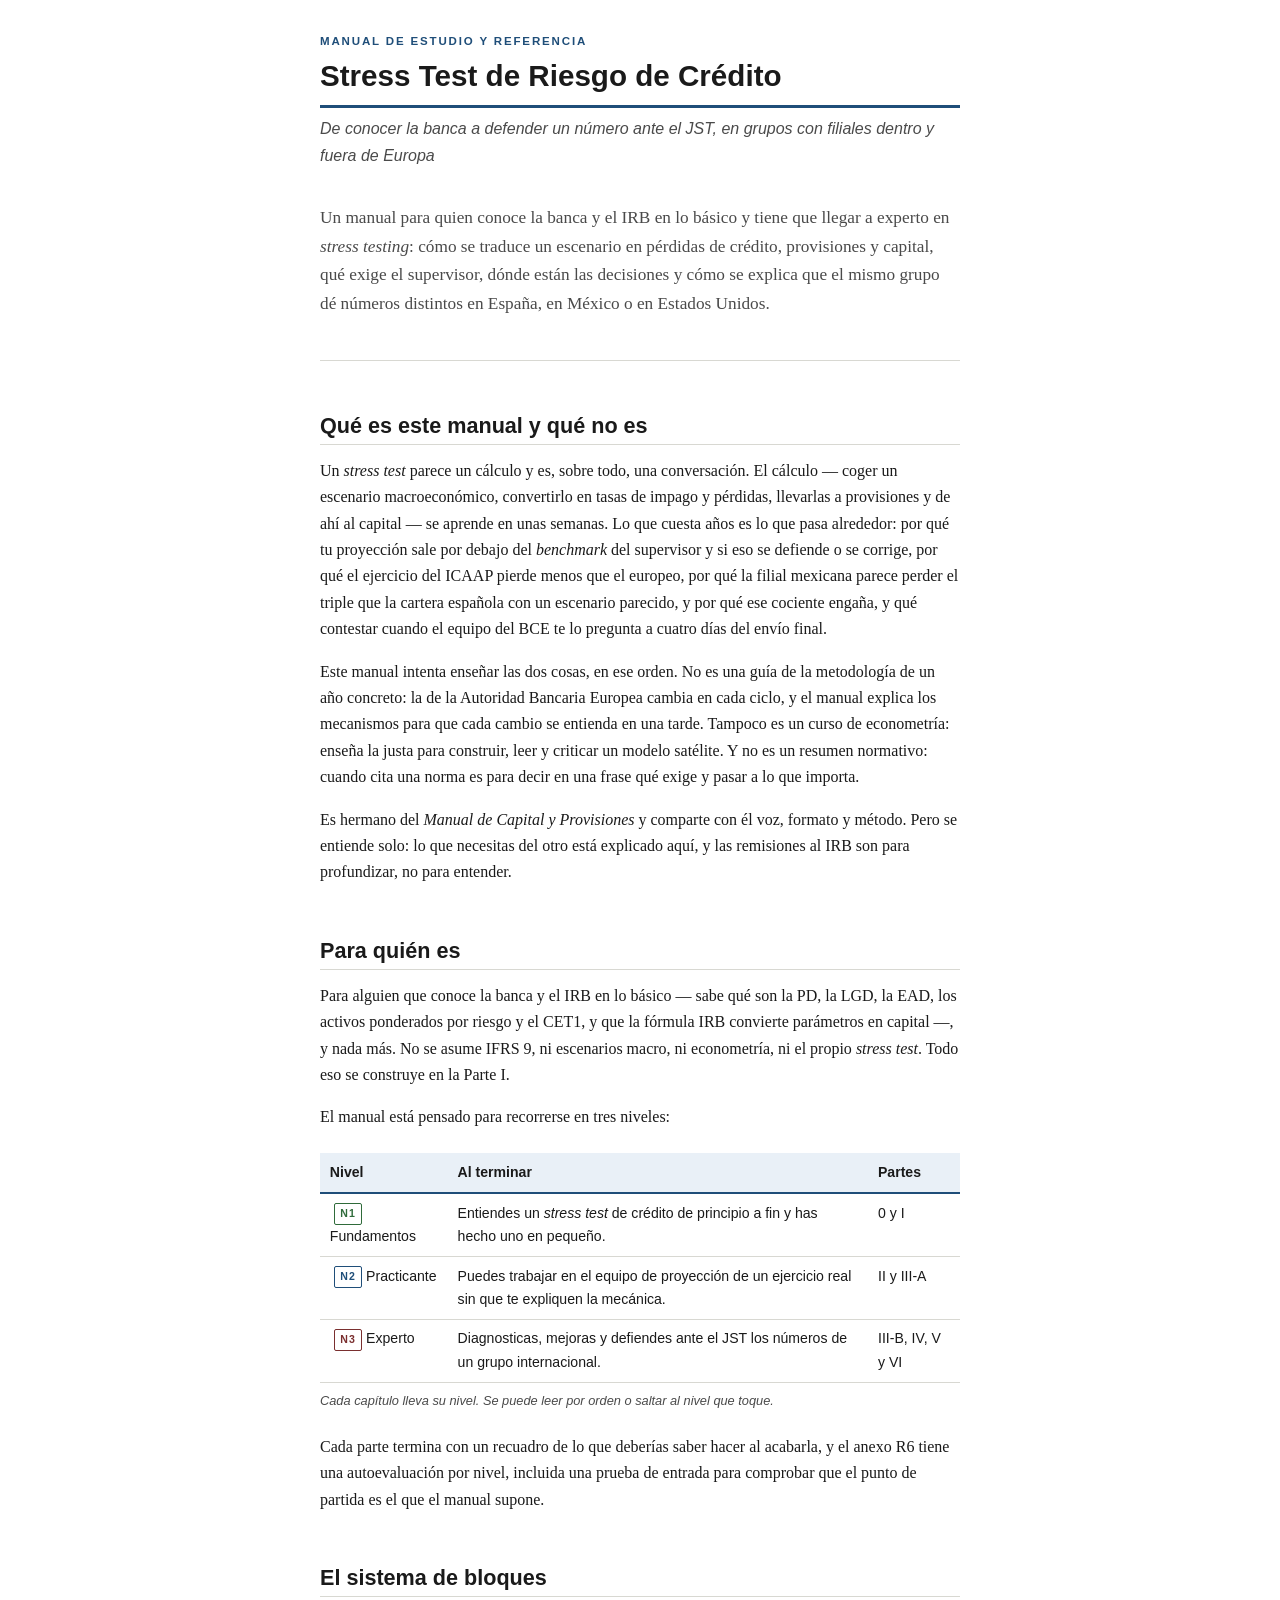
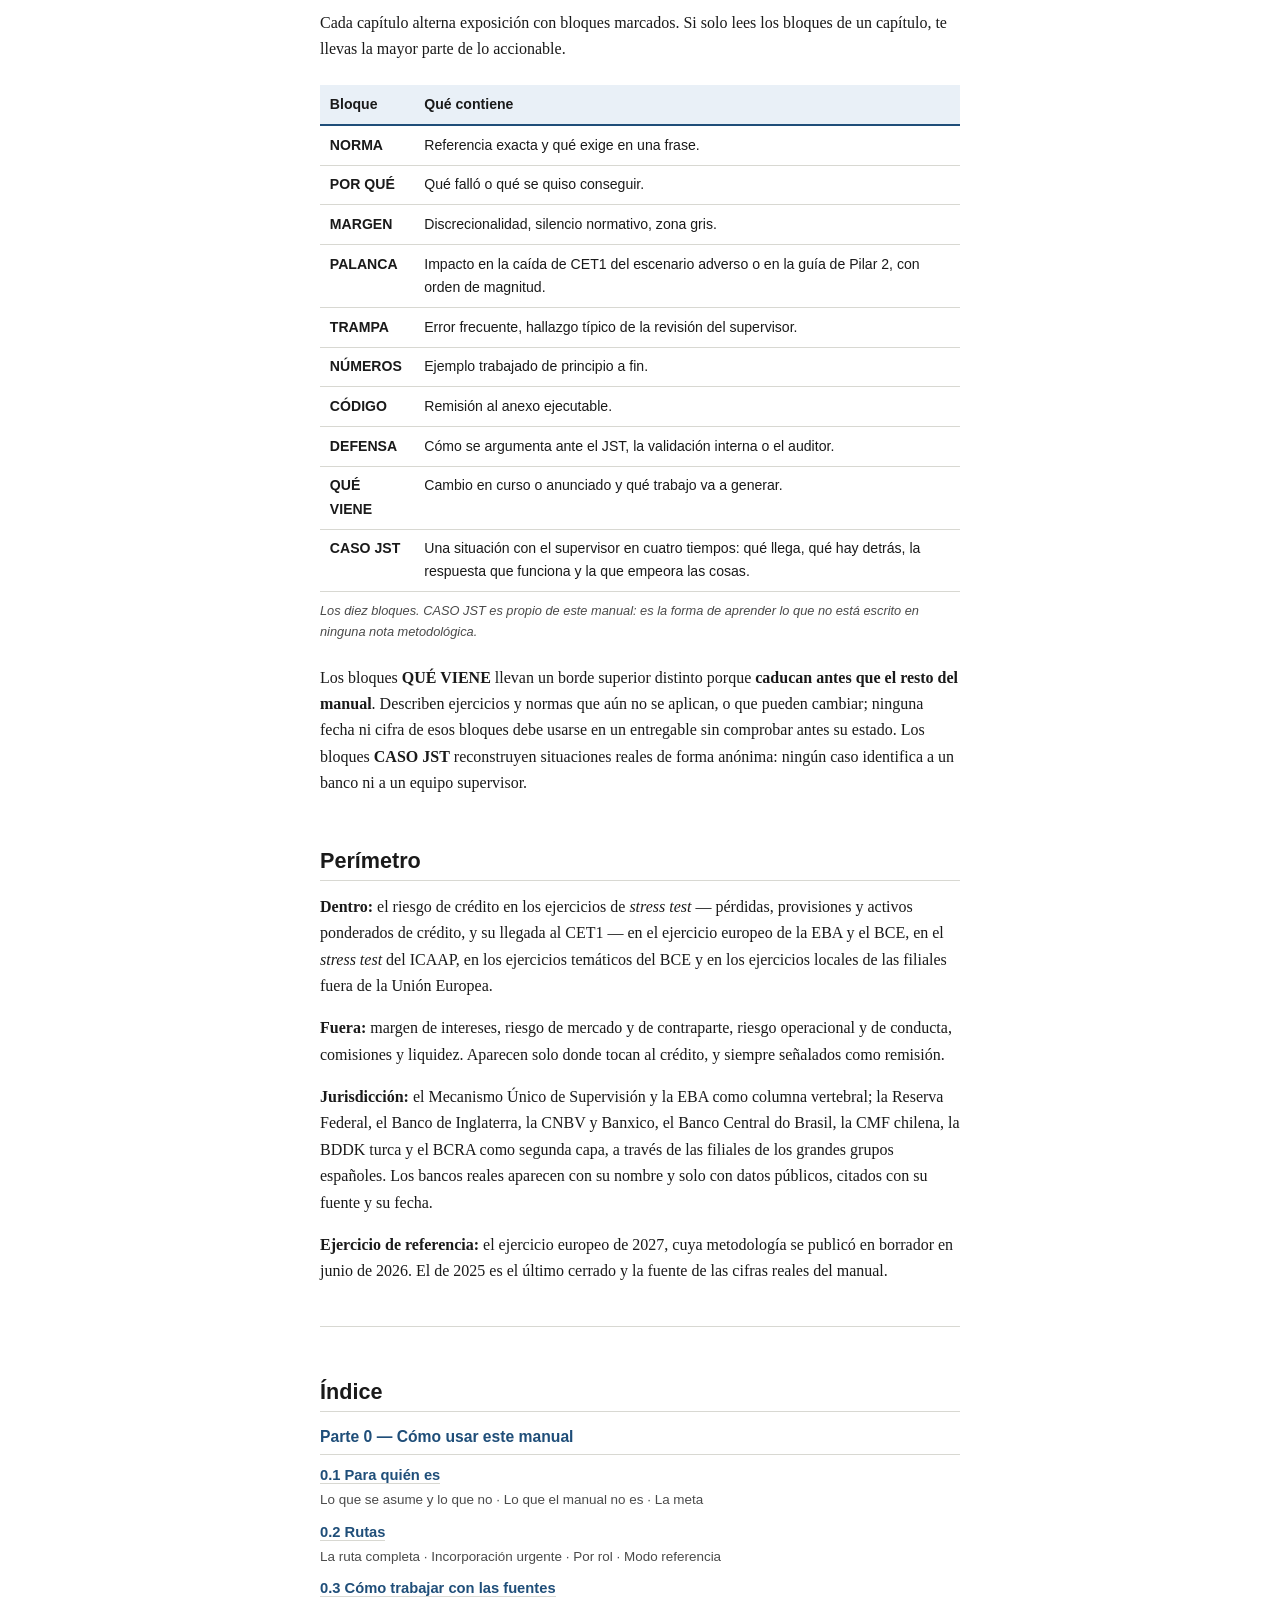
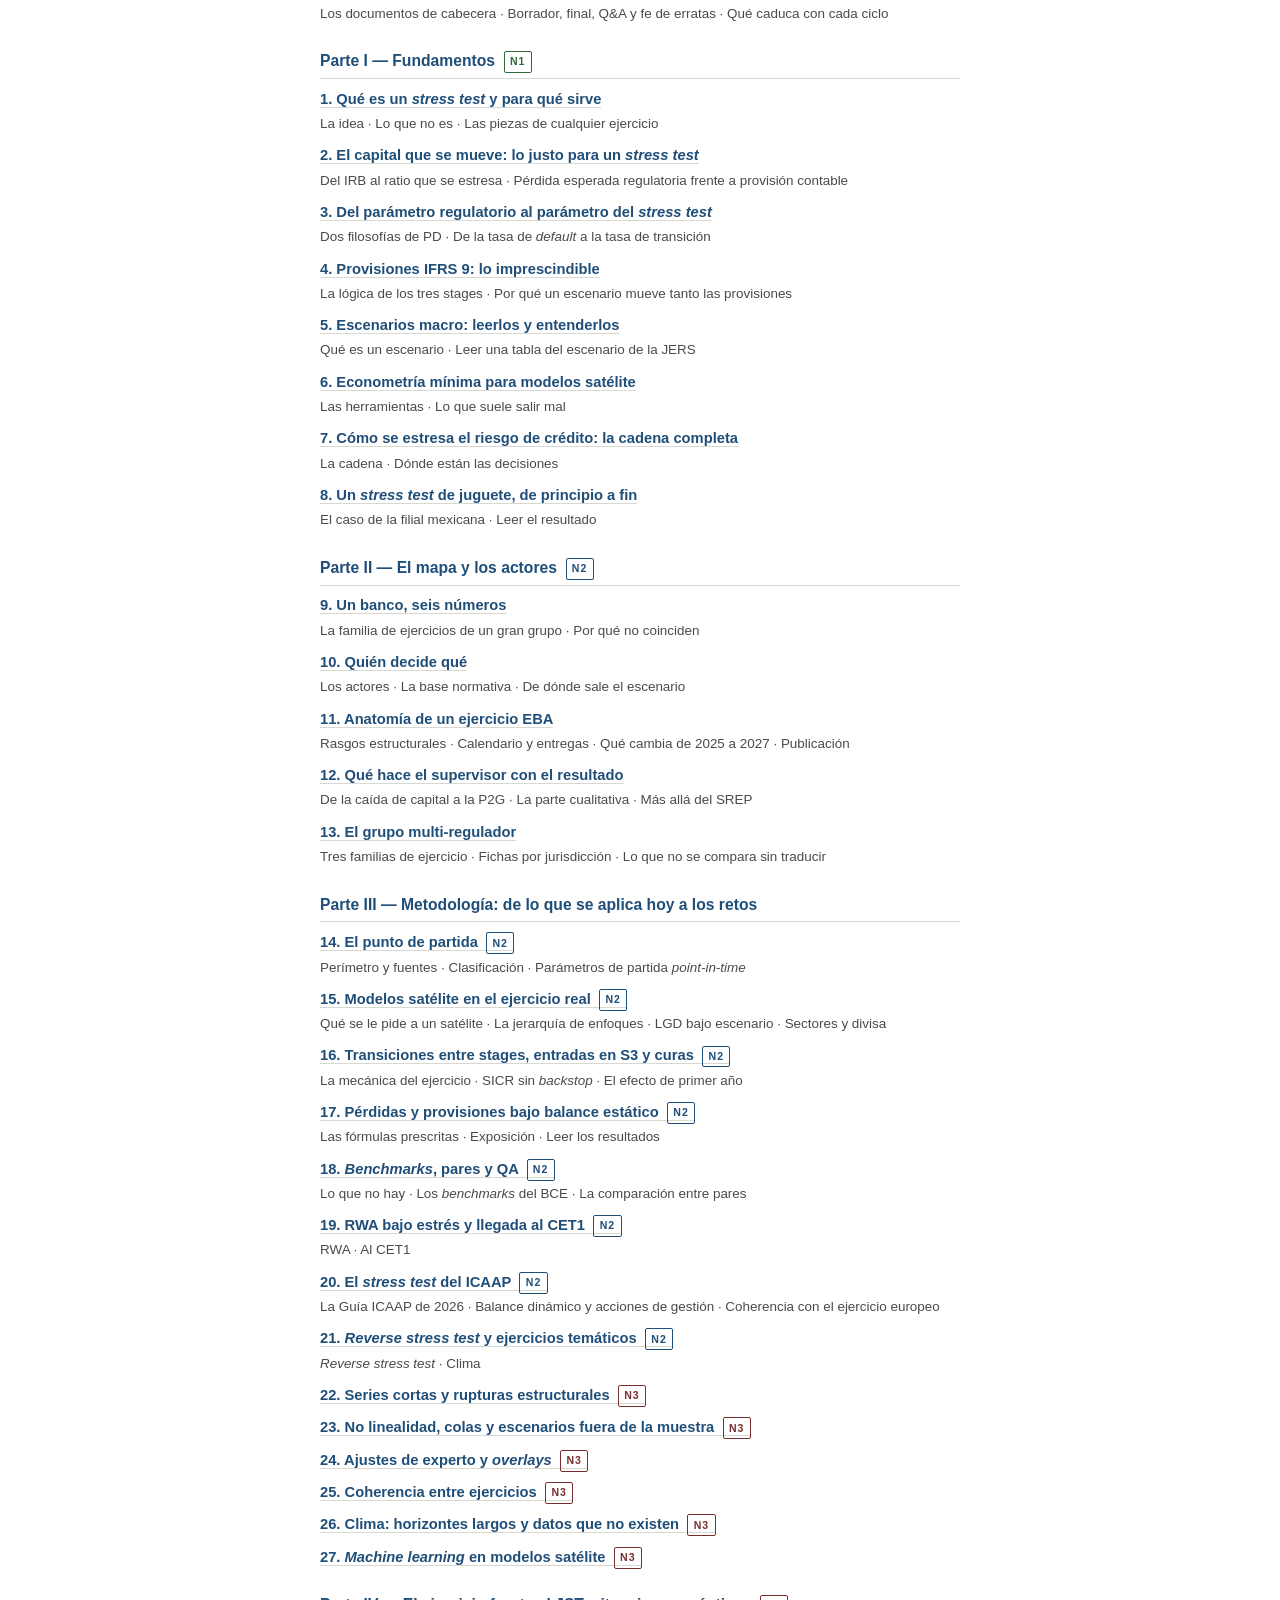
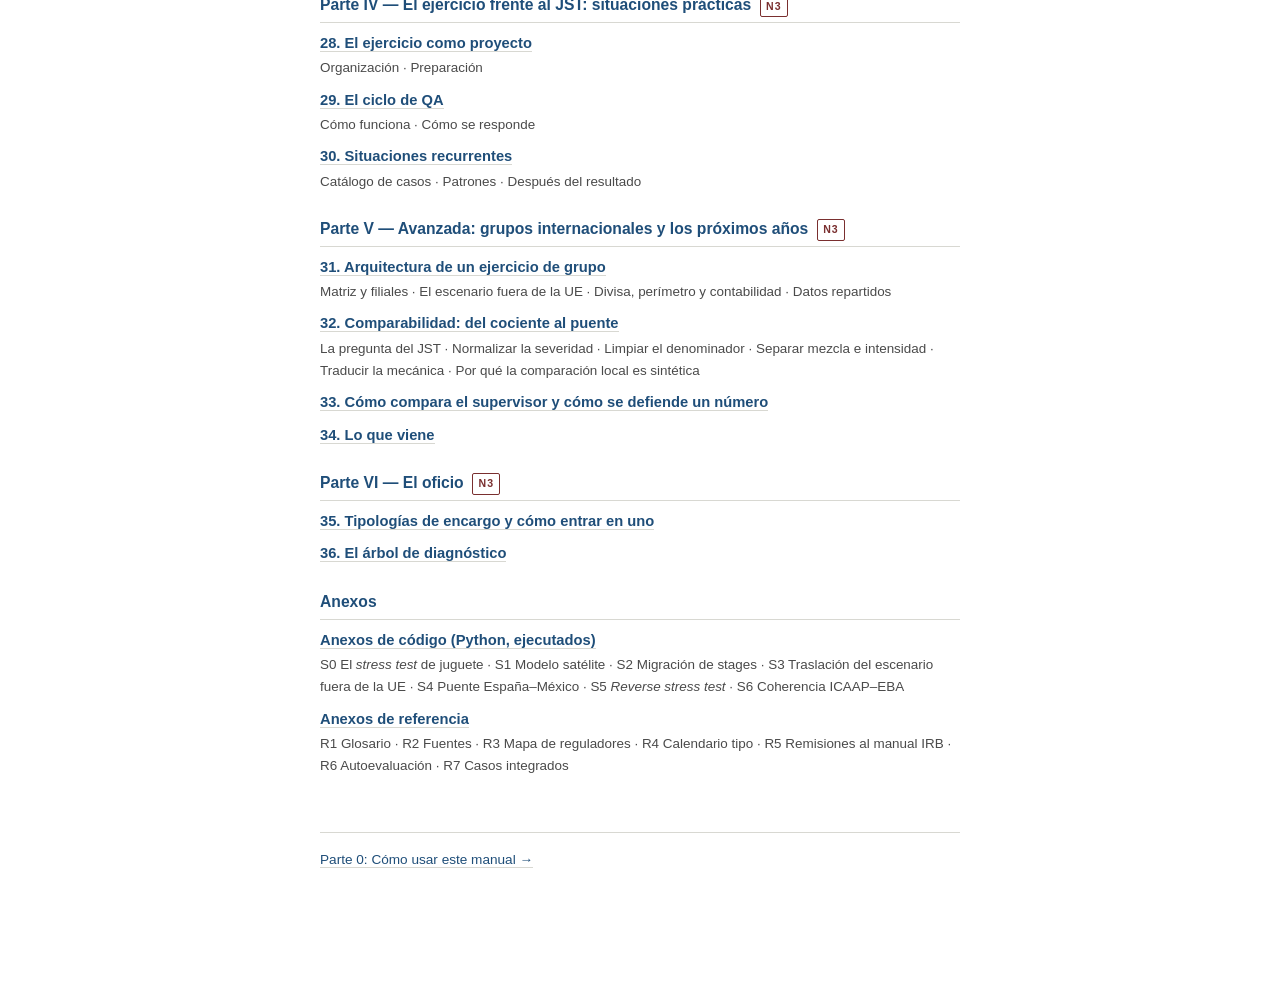
<file: manual/index.html>
<!DOCTYPE html>
<html lang="es">
<head>
<meta charset="utf-8">
<meta name="viewport" content="width=device-width, initial-scale=1">
<title>Manual de Stress Test</title>
<link rel="stylesheet" href="estilo.css">
</head>
<body>

<header id="portada">
  <p class="eyebrow">Manual de estudio y referencia</p>
  <h1 style="page-break-before:auto">Stress Test de Riesgo de Crédito</h1>
  <p class="subtitulo">De conocer la banca a defender un número ante el JST, en grupos con filiales dentro y fuera de Europa</p>
  <p class="lead">Un manual para quien conoce la banca y el IRB en lo básico y tiene que llegar a experto en <i>stress testing</i>: cómo se traduce un escenario en pérdidas de crédito, provisiones y capital, qué exige el supervisor, dónde están las decisiones y cómo se explica que el mismo grupo dé números distintos en España, en México o en Estados Unidos.</p>
</header>

<hr/>

<h2 id="que-es">Qué es este manual y qué no es</h2>

<p>Un <i>stress test</i> parece un cálculo y es, sobre todo, una conversación. El cálculo &mdash; coger un escenario macroeconómico, convertirlo en tasas de impago y pérdidas, llevarlas a provisiones y de ahí al capital &mdash; se aprende en unas semanas. Lo que cuesta años es lo que pasa alrededor: por qué tu proyección sale por debajo del <i>benchmark</i> del supervisor y si eso se defiende o se corrige, por qué el ejercicio del ICAAP pierde menos que el europeo, por qué la filial mexicana parece perder el triple que la cartera española con un escenario parecido, y por qué ese cociente engaña, y qué contestar cuando el equipo del BCE te lo pregunta a cuatro días del envío final.</p>

<p>Este manual intenta enseñar las dos cosas, en ese orden. No es una guía de la metodología de un año concreto: la de la Autoridad Bancaria Europea cambia en cada ciclo, y el manual explica los mecanismos para que cada cambio se entienda en una tarde. Tampoco es un curso de econometría: enseña la justa para construir, leer y criticar un modelo satélite. Y no es un resumen normativo: cuando cita una norma es para decir en una frase qué exige y pasar a lo que importa.</p>

<p>Es hermano del <i>Manual de Capital y Provisiones</i> y comparte con él voz, formato y método. Pero se entiende solo: lo que necesitas del otro está explicado aquí, y las remisiones al IRB son para profundizar, no para entender.</p>

<h2 id="para-quien">Para quién es</h2>

<p>Para alguien que conoce la banca y el IRB en lo básico &mdash; sabe qué son la PD, la LGD, la EAD, los activos ponderados por riesgo y el CET1, y que la fórmula IRB convierte parámetros en capital &mdash;, y nada más. No se asume IFRS 9, ni escenarios macro, ni econometría, ni el propio <i>stress test</i>. Todo eso se construye en la Parte I.</p>

<p>El manual está pensado para recorrerse en tres niveles:</p>

<div class="tabla-scroll">
<table>
<caption>Cada capítulo lleva su nivel. Se puede leer por orden o saltar al nivel que toque.</caption>
<thead><tr><th>Nivel</th><th>Al terminar</th><th>Partes</th></tr></thead>
<tbody>
<tr><td><span class="nivel n1">N1</span> Fundamentos</td><td>Entiendes un <i>stress test</i> de crédito de principio a fin y has hecho uno en pequeño.</td><td>0 y I</td></tr>
<tr><td><span class="nivel n2">N2</span> Practicante</td><td>Puedes trabajar en el equipo de proyección de un ejercicio real sin que te expliquen la mecánica.</td><td>II y III-A</td></tr>
<tr><td><span class="nivel n3">N3</span> Experto</td><td>Diagnosticas, mejoras y defiendes ante el JST los números de un grupo internacional.</td><td>III-B, IV, V y VI</td></tr>
</tbody>
</table>
</div>

<p>Cada parte termina con un recuadro de lo que deberías saber hacer al acabarla, y el anexo R6 tiene una autoevaluación por nivel, incluida una prueba de entrada para comprobar que el punto de partida es el que el manual supone.</p>

<h2 id="sistema">El sistema de bloques</h2>

<p>Cada capítulo alterna exposición con bloques marcados. Si solo lees los bloques de un capítulo, te llevas la mayor parte de lo accionable.</p>

<div class="tabla-scroll">
<table>
<caption>Los diez bloques. CASO JST es propio de este manual: es la forma de aprender lo que no está escrito en ninguna nota metodológica.</caption>
<thead><tr><th>Bloque</th><th>Qué contiene</th></tr></thead>
<tbody>
<tr><td><strong>NORMA</strong></td><td>Referencia exacta y qué exige en una frase.</td></tr>
<tr><td><strong>POR QUÉ</strong></td><td>Qué falló o qué se quiso conseguir.</td></tr>
<tr><td><strong>MARGEN</strong></td><td>Discrecionalidad, silencio normativo, zona gris.</td></tr>
<tr><td><strong>PALANCA</strong></td><td>Impacto en la caída de CET1 del escenario adverso o en la guía de Pilar 2, con orden de magnitud.</td></tr>
<tr><td><strong>TRAMPA</strong></td><td>Error frecuente, hallazgo típico de la revisión del supervisor.</td></tr>
<tr><td><strong>NÚMEROS</strong></td><td>Ejemplo trabajado de principio a fin.</td></tr>
<tr><td><strong>CÓDIGO</strong></td><td>Remisión al anexo ejecutable.</td></tr>
<tr><td><strong>DEFENSA</strong></td><td>Cómo se argumenta ante el JST, la validación interna o el auditor.</td></tr>
<tr><td><strong>QUÉ VIENE</strong></td><td>Cambio en curso o anunciado y qué trabajo va a generar.</td></tr>
<tr><td><strong>CASO JST</strong></td><td>Una situación con el supervisor en cuatro tiempos: qué llega, qué hay detrás, la respuesta que funciona y la que empeora las cosas.</td></tr>
</tbody>
</table>
</div>

<p>Los bloques <strong>QUÉ VIENE</strong> llevan un borde superior distinto porque <strong>caducan antes que el resto del manual</strong>. Describen ejercicios y normas que aún no se aplican, o que pueden cambiar; ninguna fecha ni cifra de esos bloques debe usarse en un entregable sin comprobar antes su estado. Los bloques <strong>CASO JST</strong> reconstruyen situaciones reales de forma anónima: ningún caso identifica a un banco ni a un equipo supervisor.</p>

<h2 id="perimetro">Perímetro</h2>

<p><strong>Dentro:</strong> el riesgo de crédito en los ejercicios de <i>stress test</i> &mdash; pérdidas, provisiones y activos ponderados de crédito, y su llegada al CET1 &mdash; en el ejercicio europeo de la EBA y el BCE, en el <i>stress test</i> del ICAAP, en los ejercicios temáticos del BCE y en los ejercicios locales de las filiales fuera de la Unión Europea.</p>

<p><strong>Fuera:</strong> margen de intereses, riesgo de mercado y de contraparte, riesgo operacional y de conducta, comisiones y liquidez. Aparecen solo donde tocan al crédito, y siempre señalados como remisión.</p>

<p><strong>Jurisdicción:</strong> el Mecanismo Único de Supervisión y la EBA como columna vertebral; la Reserva Federal, el Banco de Inglaterra, la CNBV y Banxico, el Banco Central do Brasil, la CMF chilena, la BDDK turca y el BCRA como segunda capa, a través de las filiales de los grandes grupos españoles. Los bancos reales aparecen con su nombre y solo con datos públicos, citados con su fuente y su fecha.</p>

<p><strong>Ejercicio de referencia:</strong> el ejercicio europeo de 2027, cuya metodología se publicó en borrador en junio de 2026. El de 2025 es el último cerrado y la fuente de las cifras reales del manual.</p>

<hr/>

<h2 id="indice">Índice</h2>

<nav class="toc">
<ol>

<li>
<span class="parte">Parte 0 &mdash; Cómo usar este manual</span>
<ol>
  <li><a href="parte-00.html#s0-1" class="cap">0.1 Para quién es</a>
    <span class="secs">Lo que se asume y lo que no · Lo que el manual no es · La meta</span></li>
  <li><a href="parte-00.html#s0-2" class="cap">0.2 Rutas</a>
    <span class="secs">La ruta completa · Incorporación urgente · Por rol · Modo referencia</span></li>
  <li><a href="parte-00.html#s0-3" class="cap">0.3 Cómo trabajar con las fuentes</a>
    <span class="secs">Los documentos de cabecera · Borrador, final, Q&amp;A y fe de erratas · Qué caduca con cada ciclo</span></li>
</ol>
</li>

<li>
<span class="parte">Parte I &mdash; Fundamentos <span class="nivel n1">N1</span></span>
<ol>
  <li><a href="parte-01.html#cap1" class="cap">1. Qué es un <i>stress test</i> y para qué sirve</a>
    <span class="secs">La idea · Lo que no es · Las piezas de cualquier ejercicio</span></li>
  <li><a href="parte-01.html#cap2" class="cap">2. El capital que se mueve: lo justo para un <i>stress test</i></a>
    <span class="secs">Del IRB al ratio que se estresa · Pérdida esperada regulatoria frente a provisión contable</span></li>
  <li><a href="parte-01.html#cap3" class="cap">3. Del parámetro regulatorio al parámetro del <i>stress test</i></a>
    <span class="secs">Dos filosofías de PD · De la tasa de <i>default</i> a la tasa de transición</span></li>
  <li><a href="parte-01.html#cap4" class="cap">4. Provisiones IFRS 9: lo imprescindible</a>
    <span class="secs">La lógica de los tres stages · Por qué un escenario mueve tanto las provisiones</span></li>
  <li><a href="parte-01.html#cap5" class="cap">5. Escenarios macro: leerlos y entenderlos</a>
    <span class="secs">Qué es un escenario · Leer una tabla del escenario de la JERS</span></li>
  <li><a href="parte-01.html#cap6" class="cap">6. Econometría mínima para modelos satélite</a>
    <span class="secs">Las herramientas · Lo que suele salir mal</span></li>
  <li><a href="parte-01.html#cap7" class="cap">7. Cómo se estresa el riesgo de crédito: la cadena completa</a>
    <span class="secs">La cadena · Dónde están las decisiones</span></li>
  <li><a href="parte-01.html#cap8" class="cap">8. Un <i>stress test</i> de juguete, de principio a fin</a>
    <span class="secs">El caso de la filial mexicana · Leer el resultado</span></li>
</ol>
</li>

<li>
<span class="parte">Parte II &mdash; El mapa y los actores <span class="nivel n2">N2</span></span>
<ol>
  <li><a href="parte-02.html#cap9" class="cap">9. Un banco, seis números</a>
    <span class="secs">La familia de ejercicios de un gran grupo · Por qué no coinciden</span></li>
  <li><a href="parte-02.html#cap10" class="cap">10. Quién decide qué</a>
    <span class="secs">Los actores · La base normativa · De dónde sale el escenario</span></li>
  <li><a href="parte-02.html#cap11" class="cap">11. Anatomía de un ejercicio EBA</a>
    <span class="secs">Rasgos estructurales · Calendario y entregas · Qué cambia de 2025 a 2027 · Publicación</span></li>
  <li><a href="parte-02.html#cap12" class="cap">12. Qué hace el supervisor con el resultado</a>
    <span class="secs">De la caída de capital a la P2G · La parte cualitativa · Más allá del SREP</span></li>
  <li><a href="parte-02.html#cap13" class="cap">13. El grupo multi-regulador</a>
    <span class="secs">Tres familias de ejercicio · Fichas por jurisdicción · Lo que no se compara sin traducir</span></li>
</ol>
</li>

<li>
<span class="parte">Parte III &mdash; Metodología: de lo que se aplica hoy a los retos</span>
<ol>
  <li><a href="parte-03a.html#cap14" class="cap">14. El punto de partida <span class="nivel n2">N2</span></a>
    <span class="secs">Perímetro y fuentes · Clasificación · Parámetros de partida <i>point-in-time</i></span></li>
  <li><a href="parte-03a.html#cap15" class="cap">15. Modelos satélite en el ejercicio real <span class="nivel n2">N2</span></a>
    <span class="secs">Qué se le pide a un satélite · La jerarquía de enfoques · LGD bajo escenario · Sectores y divisa</span></li>
  <li><a href="parte-03a.html#cap16" class="cap">16. Transiciones entre stages, entradas en S3 y curas <span class="nivel n2">N2</span></a>
    <span class="secs">La mecánica del ejercicio · SICR sin <i>backstop</i> · El efecto de primer año</span></li>
  <li><a href="parte-03a.html#cap17" class="cap">17. Pérdidas y provisiones bajo balance estático <span class="nivel n2">N2</span></a>
    <span class="secs">Las fórmulas prescritas · Exposición · Leer los resultados</span></li>
  <li><a href="parte-03a.html#cap18" class="cap">18. <i>Benchmarks</i>, pares y QA <span class="nivel n2">N2</span></a>
    <span class="secs">Lo que no hay · Los <i>benchmarks</i> del BCE · La comparación entre pares</span></li>
  <li><a href="parte-03a.html#cap19" class="cap">19. RWA bajo estrés y llegada al CET1 <span class="nivel n2">N2</span></a>
    <span class="secs">RWA · Al CET1</span></li>
  <li><a href="parte-03a.html#cap20" class="cap">20. El <i>stress test</i> del ICAAP <span class="nivel n2">N2</span></a>
    <span class="secs">La Guía ICAAP de 2026 · Balance dinámico y acciones de gestión · Coherencia con el ejercicio europeo</span></li>
  <li><a href="parte-03a.html#cap21" class="cap">21. <i>Reverse stress test</i> y ejercicios temáticos <span class="nivel n2">N2</span></a>
    <span class="secs"><i>Reverse stress test</i> · Clima</span></li>
  <li><a href="parte-03b.html#cap22" class="cap">22. Series cortas y rupturas estructurales <span class="nivel n3">N3</span></a></li>
  <li><a href="parte-03b.html#cap23" class="cap">23. No linealidad, colas y escenarios fuera de la muestra <span class="nivel n3">N3</span></a></li>
  <li><a href="parte-03b.html#cap24" class="cap">24. Ajustes de experto y <i>overlays</i> <span class="nivel n3">N3</span></a></li>
  <li><a href="parte-03b.html#cap25" class="cap">25. Coherencia entre ejercicios <span class="nivel n3">N3</span></a></li>
  <li><a href="parte-03b.html#cap26" class="cap">26. Clima: horizontes largos y datos que no existen <span class="nivel n3">N3</span></a></li>
  <li><a href="parte-03b.html#cap27" class="cap">27. <i>Machine learning</i> en modelos satélite <span class="nivel n3">N3</span></a></li>
</ol>
</li>

<li>
<span class="parte">Parte IV &mdash; El ejercicio frente al JST: situaciones prácticas <span class="nivel n3">N3</span></span>
<ol>
  <li><a href="parte-04.html#cap28" class="cap">28. El ejercicio como proyecto</a>
    <span class="secs">Organización · Preparación</span></li>
  <li><a href="parte-04.html#cap29" class="cap">29. El ciclo de QA</a>
    <span class="secs">Cómo funciona · Cómo se responde</span></li>
  <li><a href="parte-04.html#cap30" class="cap">30. Situaciones recurrentes</a>
    <span class="secs">Catálogo de casos · Patrones · Después del resultado</span></li>
</ol>
</li>

<li>
<span class="parte">Parte V &mdash; Avanzada: grupos internacionales y los próximos años <span class="nivel n3">N3</span></span>
<ol>
  <li><a href="parte-05.html#cap31" class="cap">31. Arquitectura de un ejercicio de grupo</a>
    <span class="secs">Matriz y filiales · El escenario fuera de la UE · Divisa, perímetro y contabilidad · Datos repartidos</span></li>
  <li><a href="parte-05.html#cap32" class="cap">32. Comparabilidad: del cociente al puente</a>
    <span class="secs">La pregunta del JST · Normalizar la severidad · Limpiar el denominador · Separar mezcla e intensidad · Traducir la mecánica · Por qué la comparación local es sintética</span></li>
  <li><a href="parte-05.html#cap33" class="cap">33. Cómo compara el supervisor y cómo se defiende un número</a></li>
  <li><a href="parte-05.html#cap34" class="cap">34. Lo que viene</a></li>
</ol>
</li>

<li>
<span class="parte">Parte VI &mdash; El oficio <span class="nivel n3">N3</span></span>
<ol>
  <li><a href="parte-06.html#cap35" class="cap">35. Tipologías de encargo y cómo entrar en uno</a></li>
  <li><a href="parte-06.html#cap36" class="cap">36. El árbol de diagnóstico</a></li>
</ol>
</li>

<li>
<span class="parte">Anexos</span>
<ol>
  <li><a href="anexos-codigo.html" class="cap">Anexos de código (Python, ejecutados)</a>
    <span class="secs">S0 El <i>stress test</i> de juguete · S1 Modelo satélite · S2 Migración de stages · S3 Traslación del escenario fuera de la UE · S4 Puente España–México · S5 <i>Reverse stress test</i> · S6 Coherencia ICAAP–EBA</span></li>
  <li><a href="anexos-referencia.html" class="cap">Anexos de referencia</a>
    <span class="secs">R1 Glosario · R2 Fuentes · R3 Mapa de reguladores · R4 Calendario tipo · R5 Remisiones al manual IRB · R6 Autoevaluación · R7 Casos integrados</span></li>
</ol>
</li>

</ol>
</nav>

<nav class="nav">
<p><a href="parte-00.html">Parte 0: Cómo usar este manual →</a></p>
</nav>

</body>
</html>
</file>
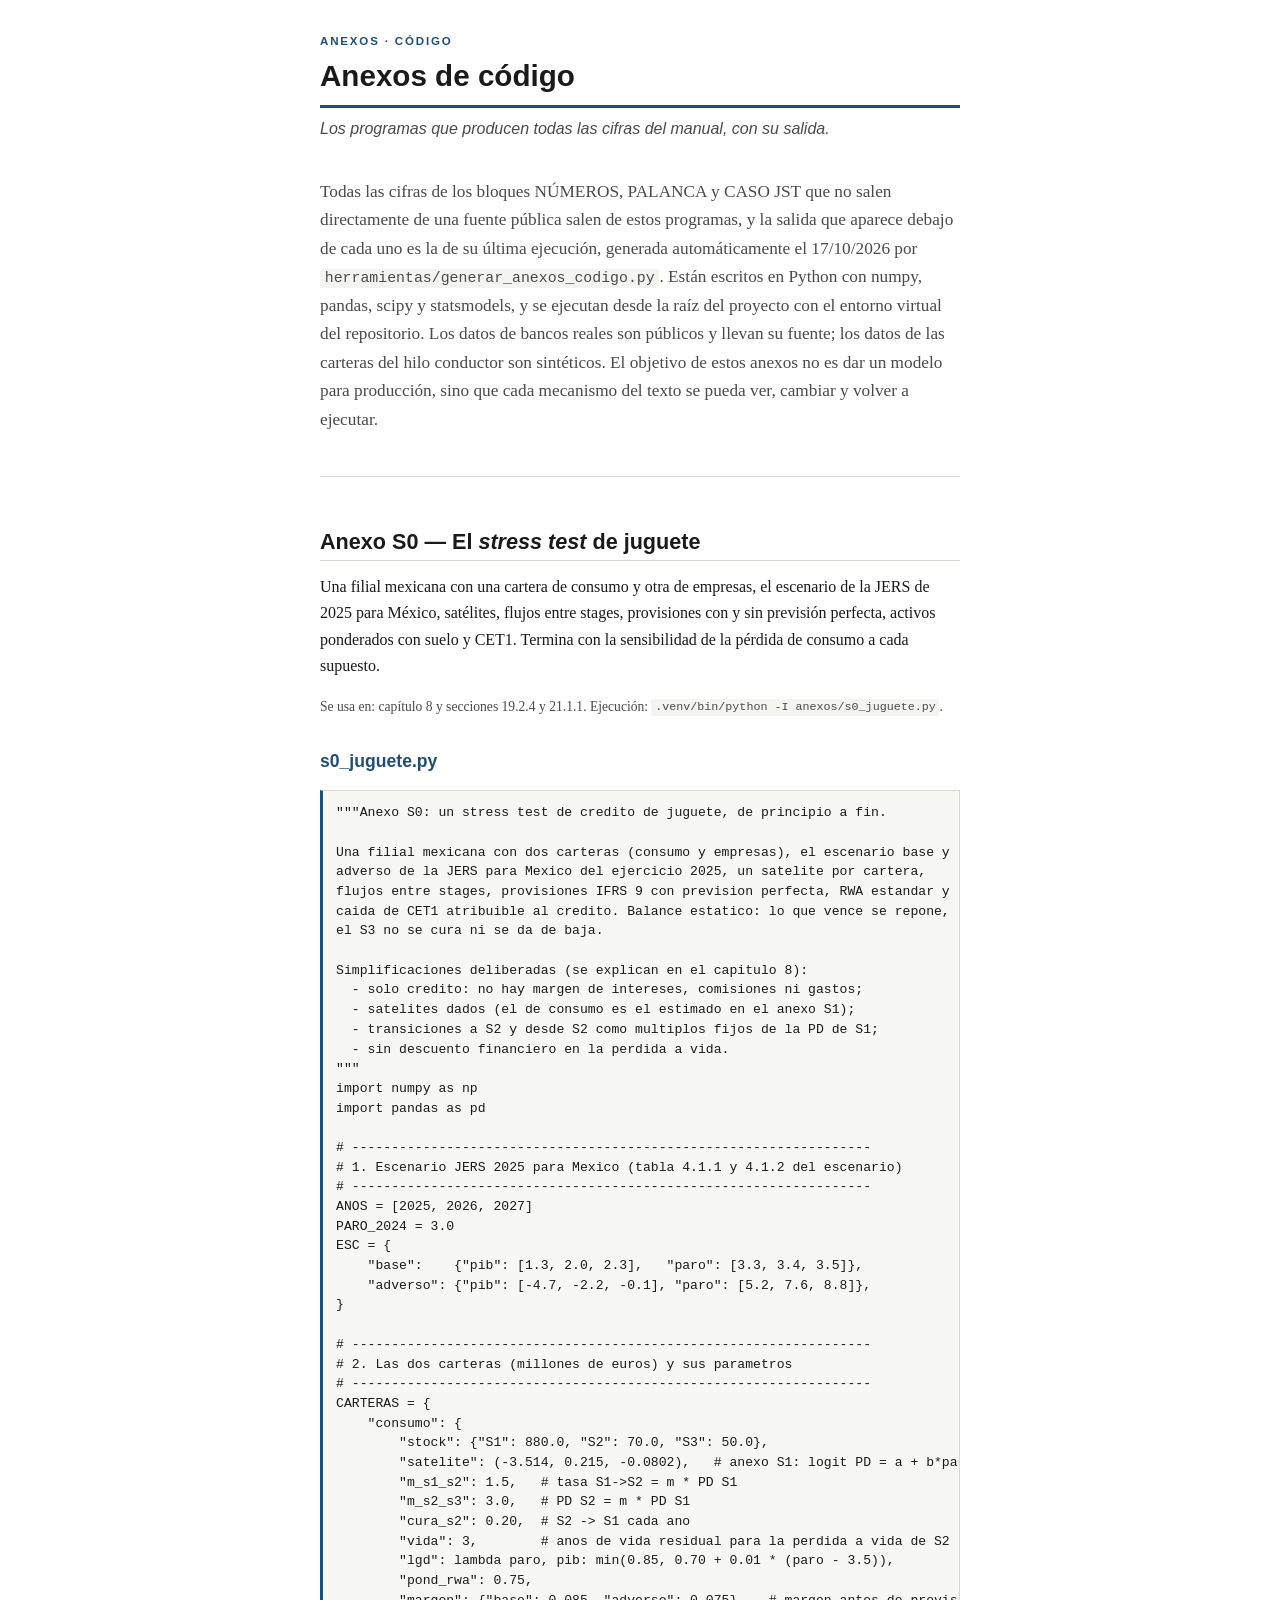
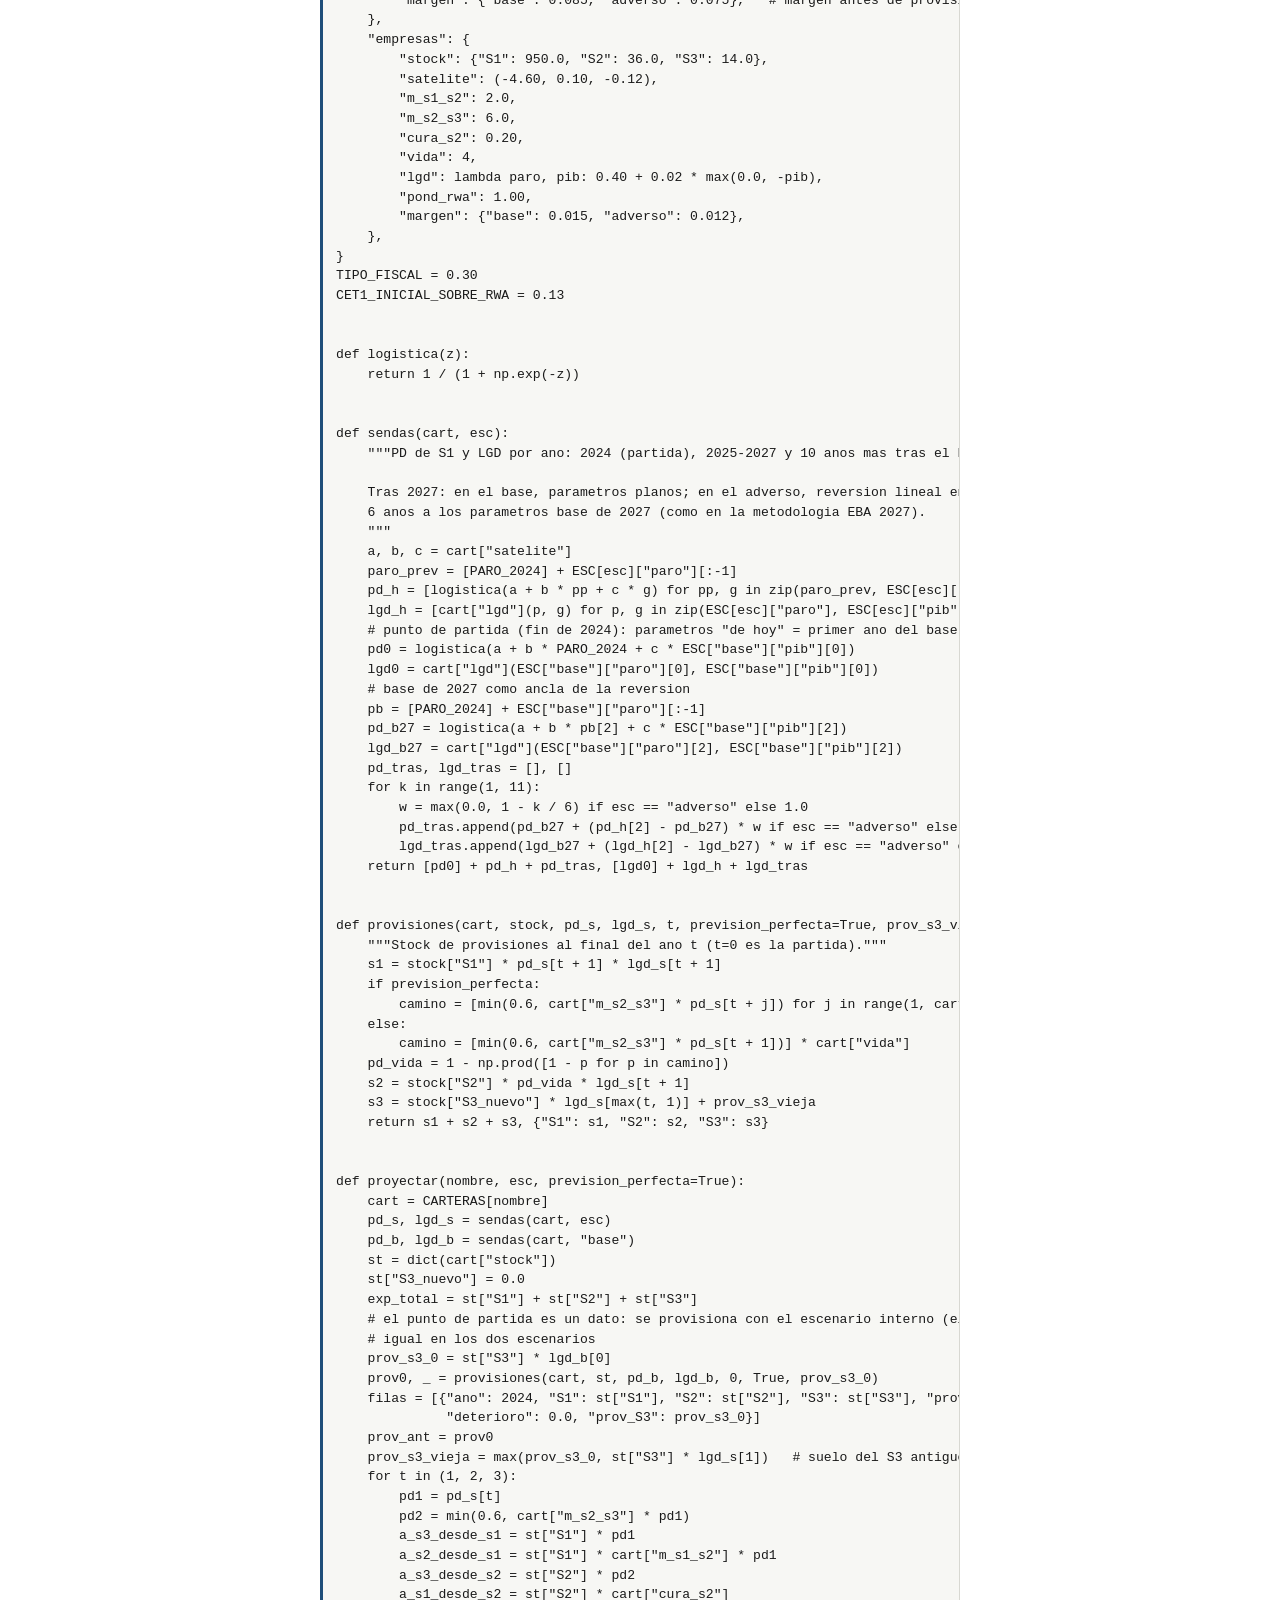
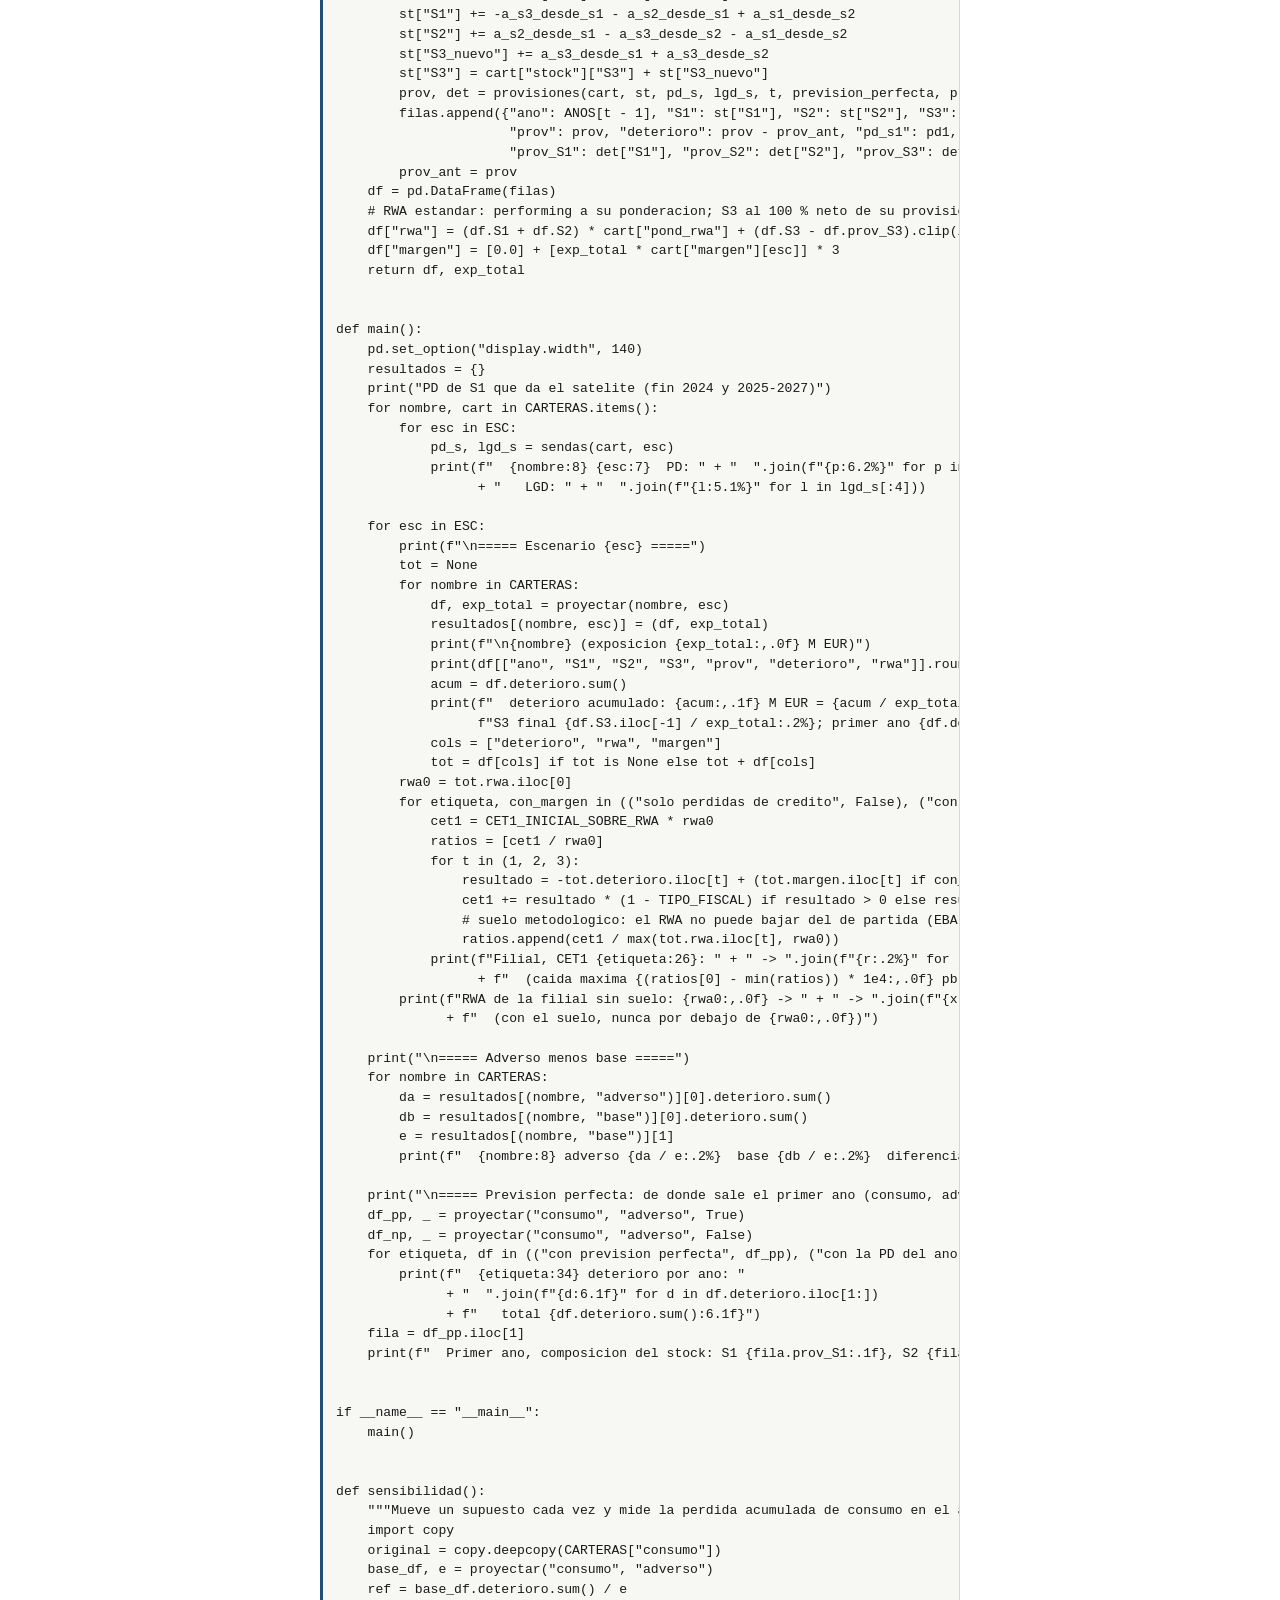
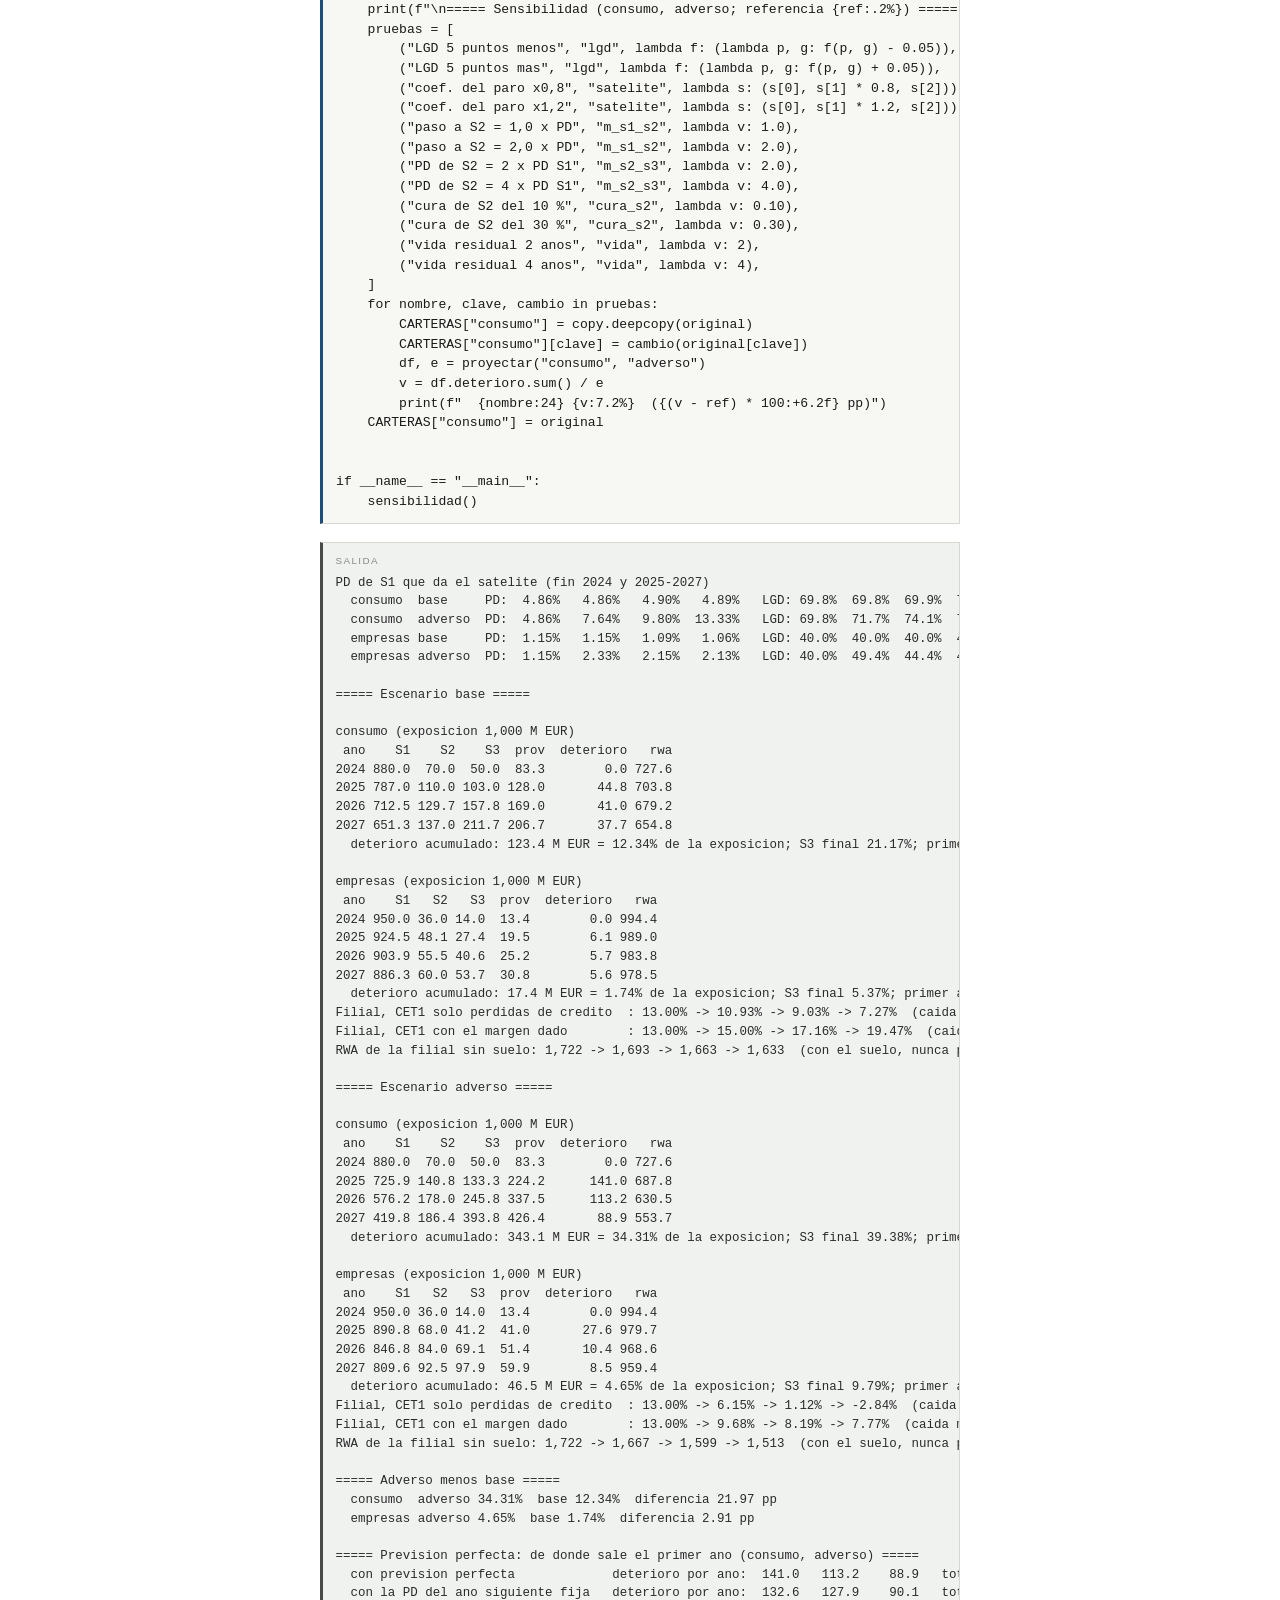
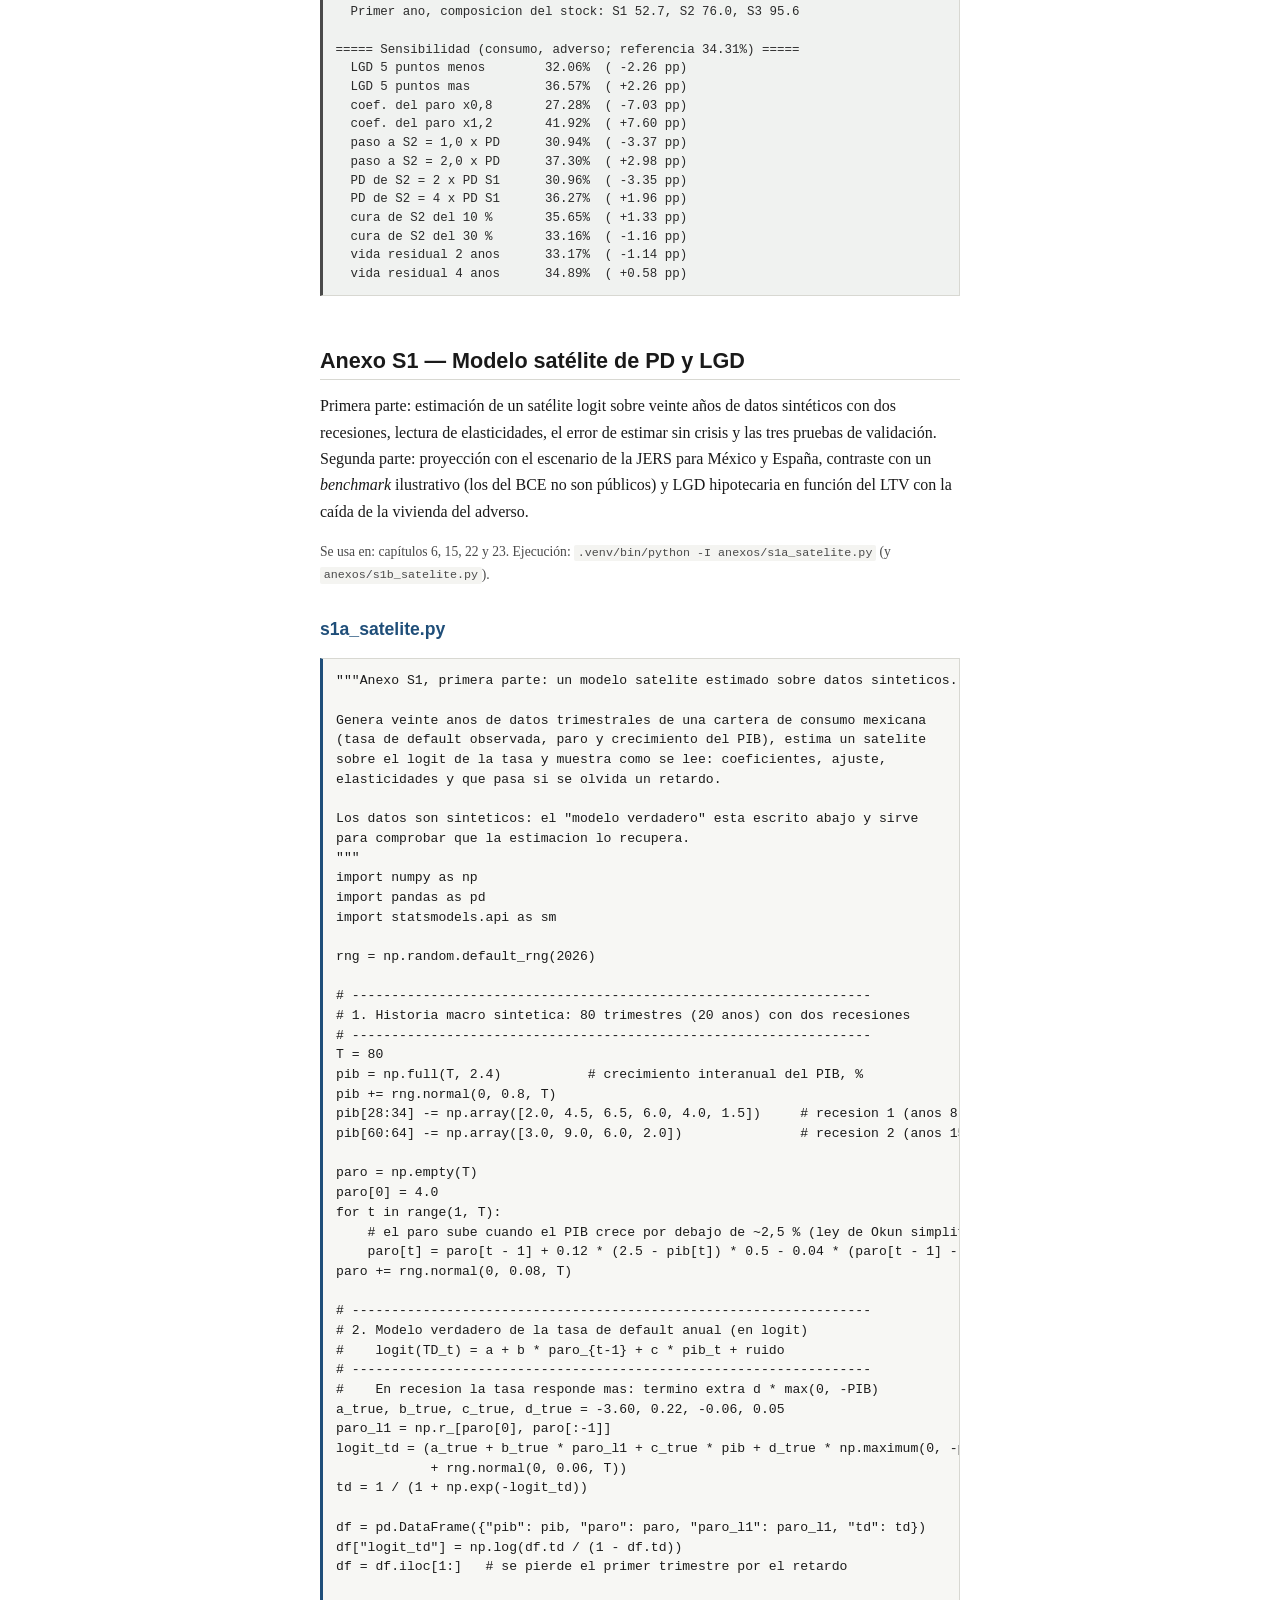
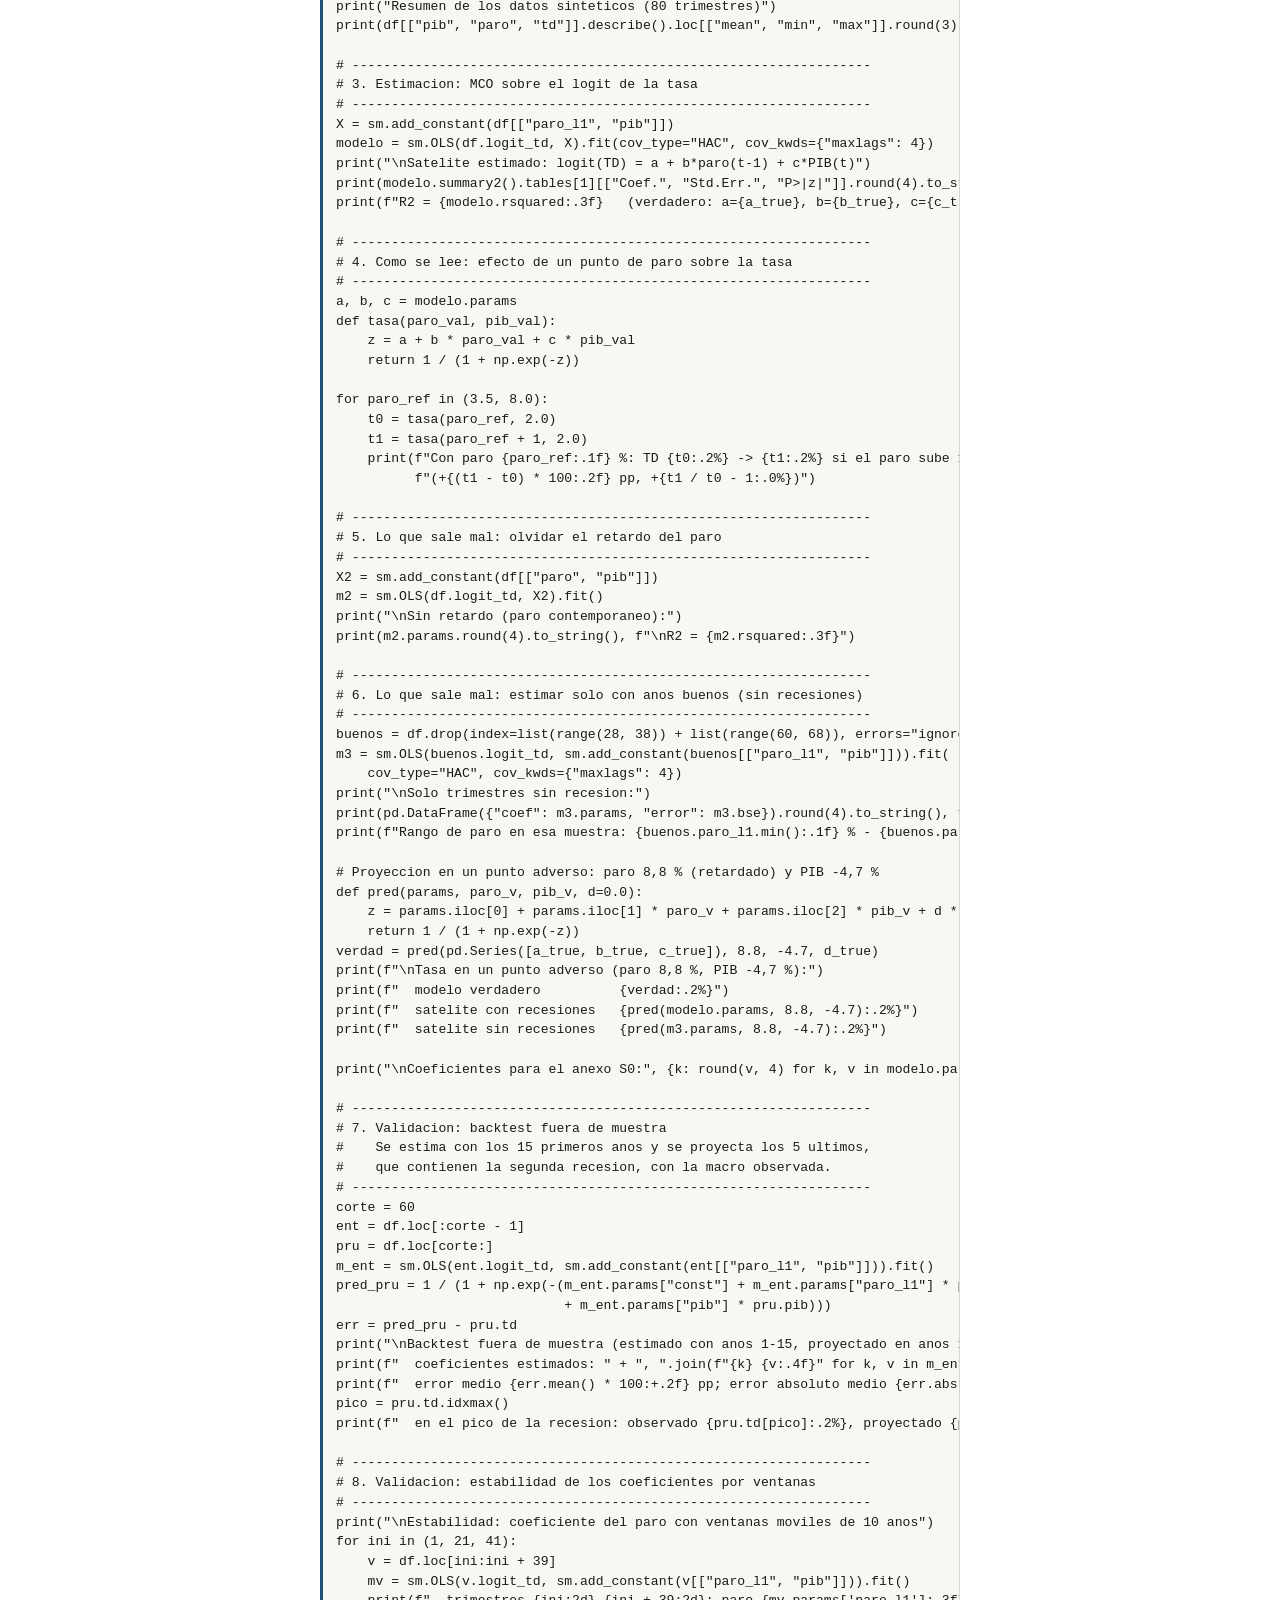
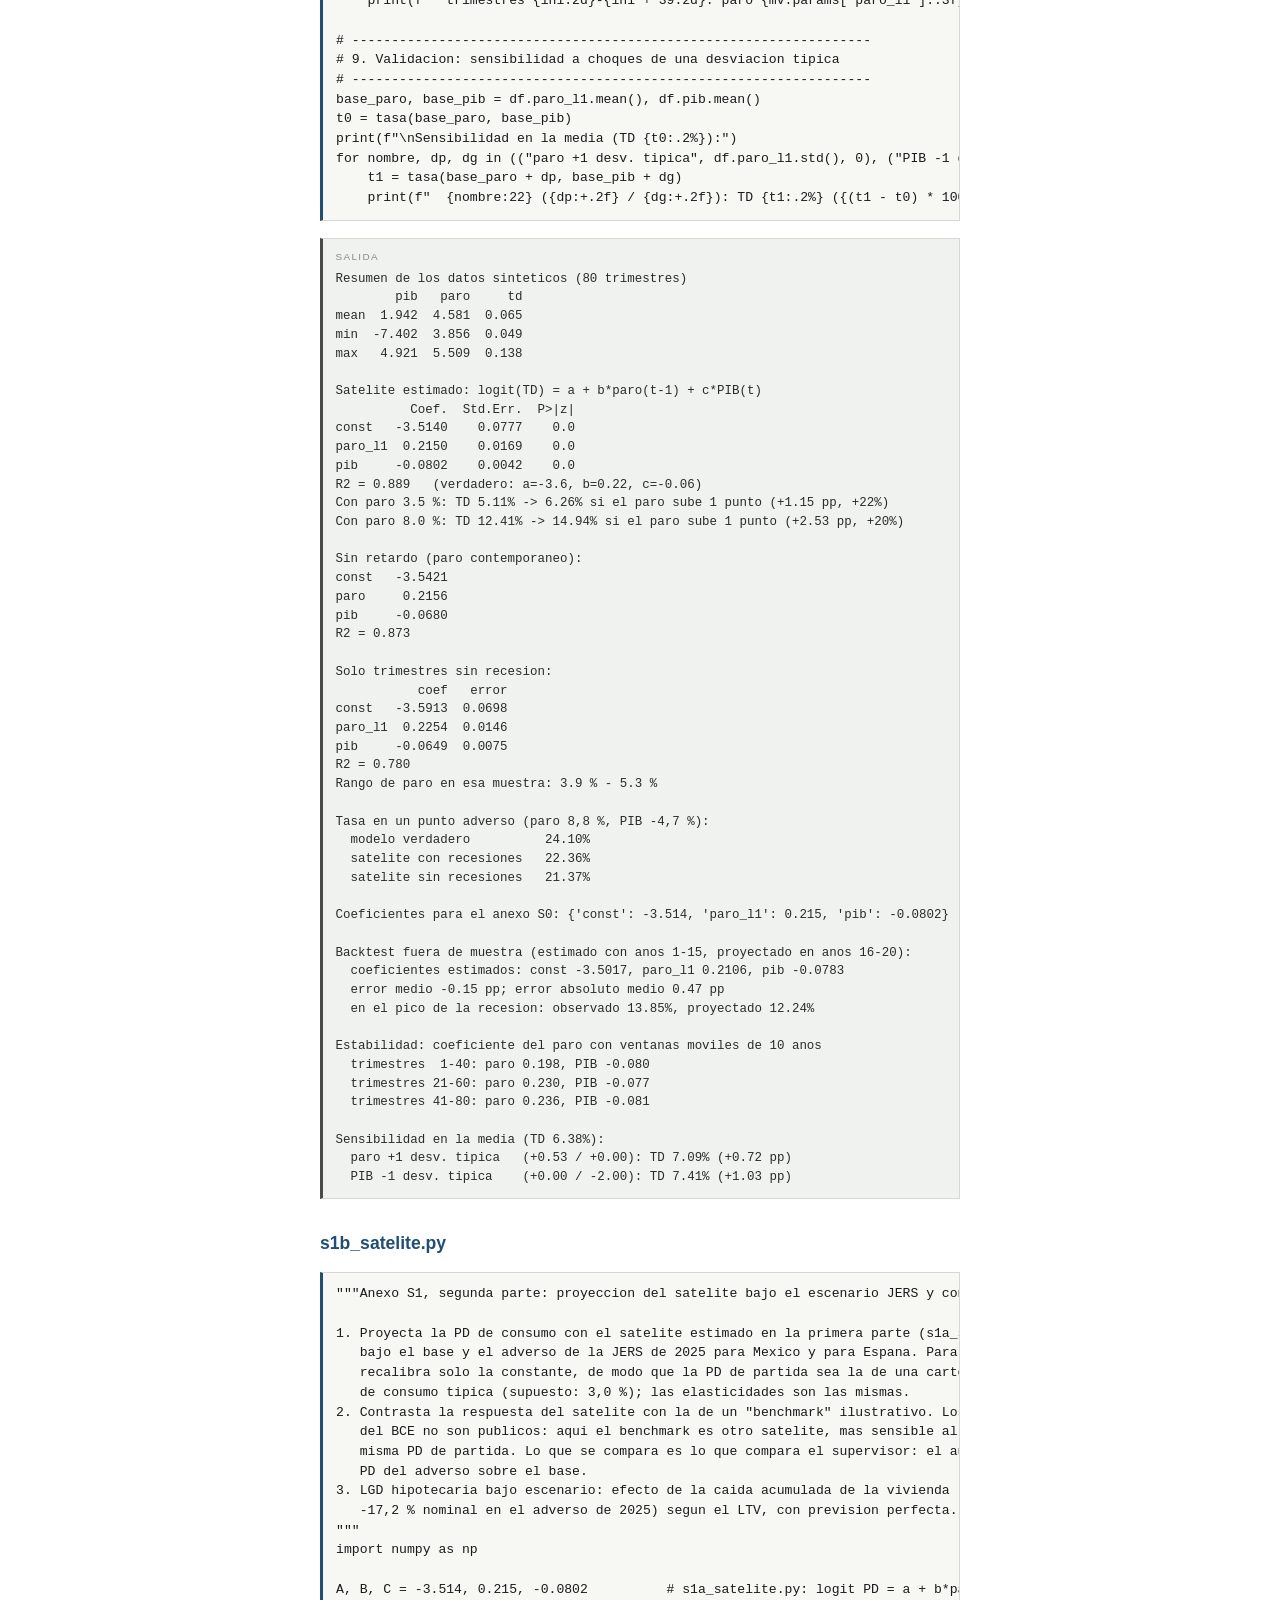
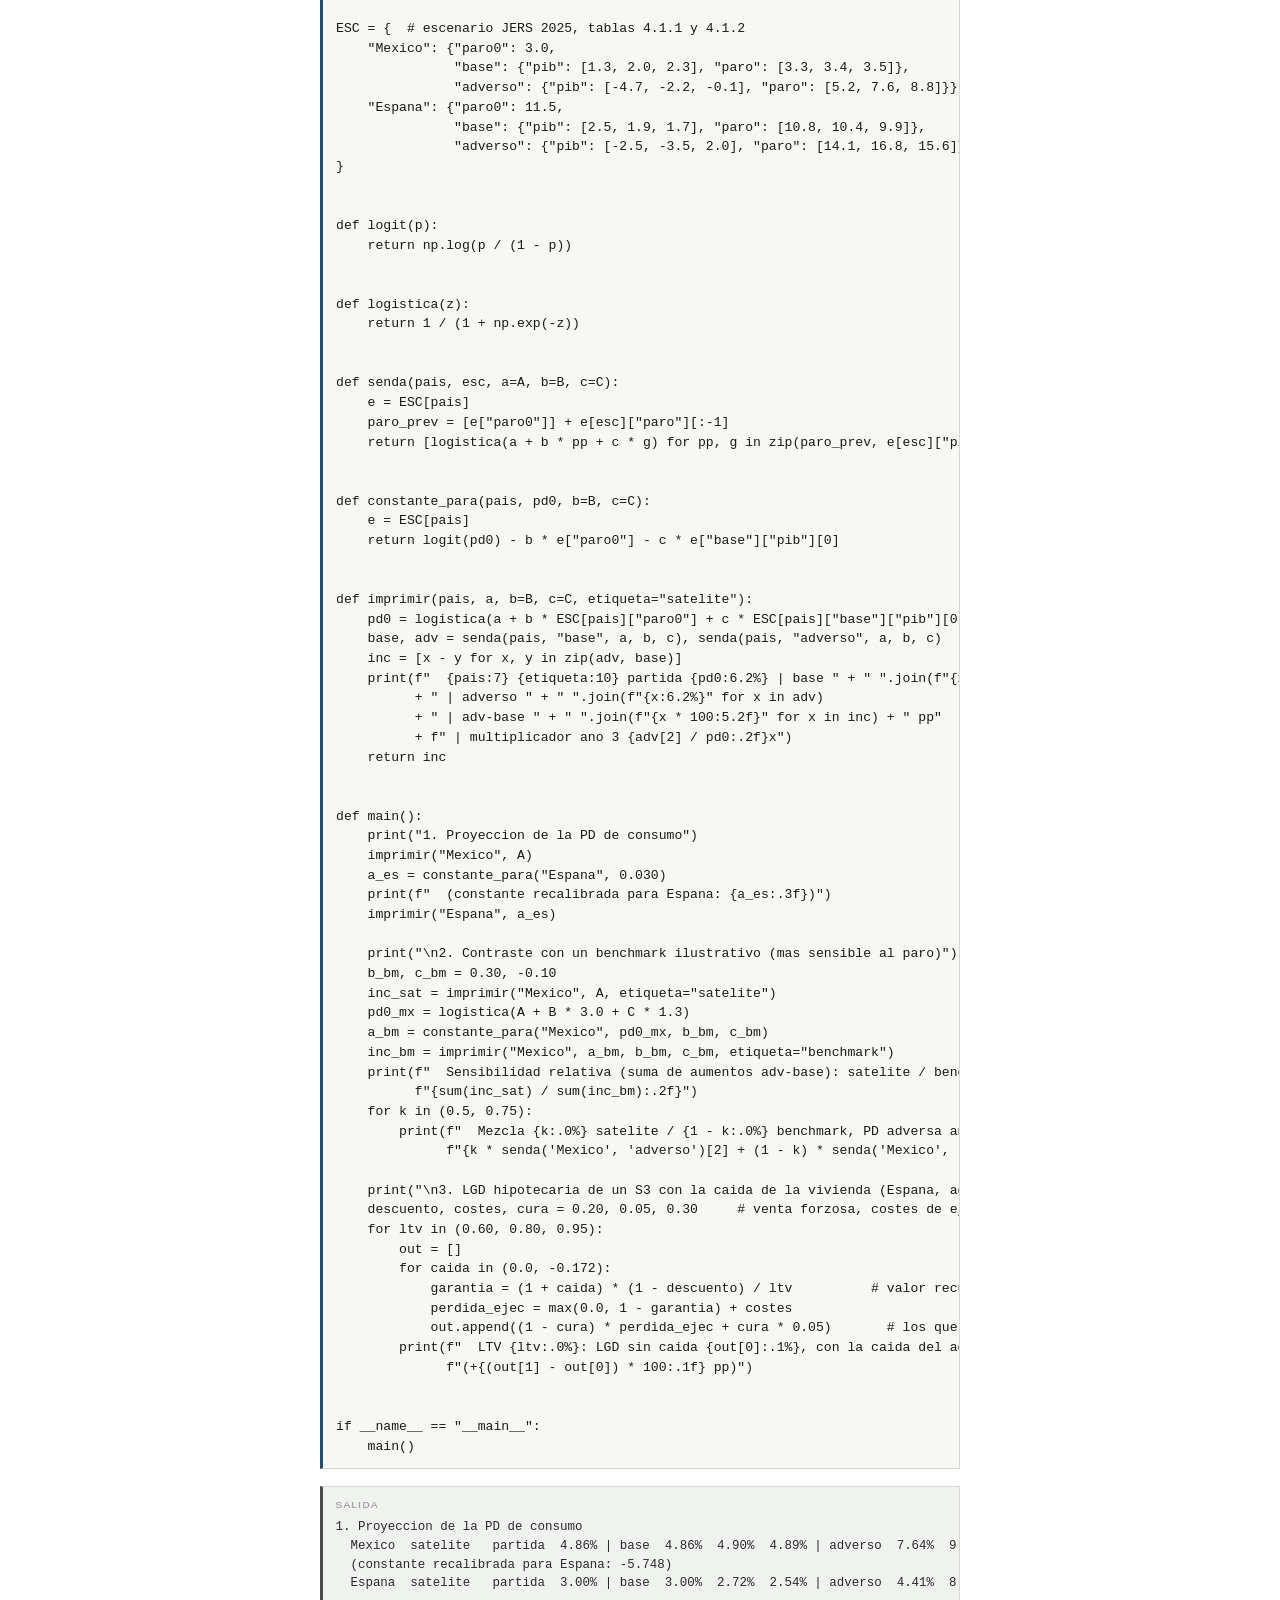
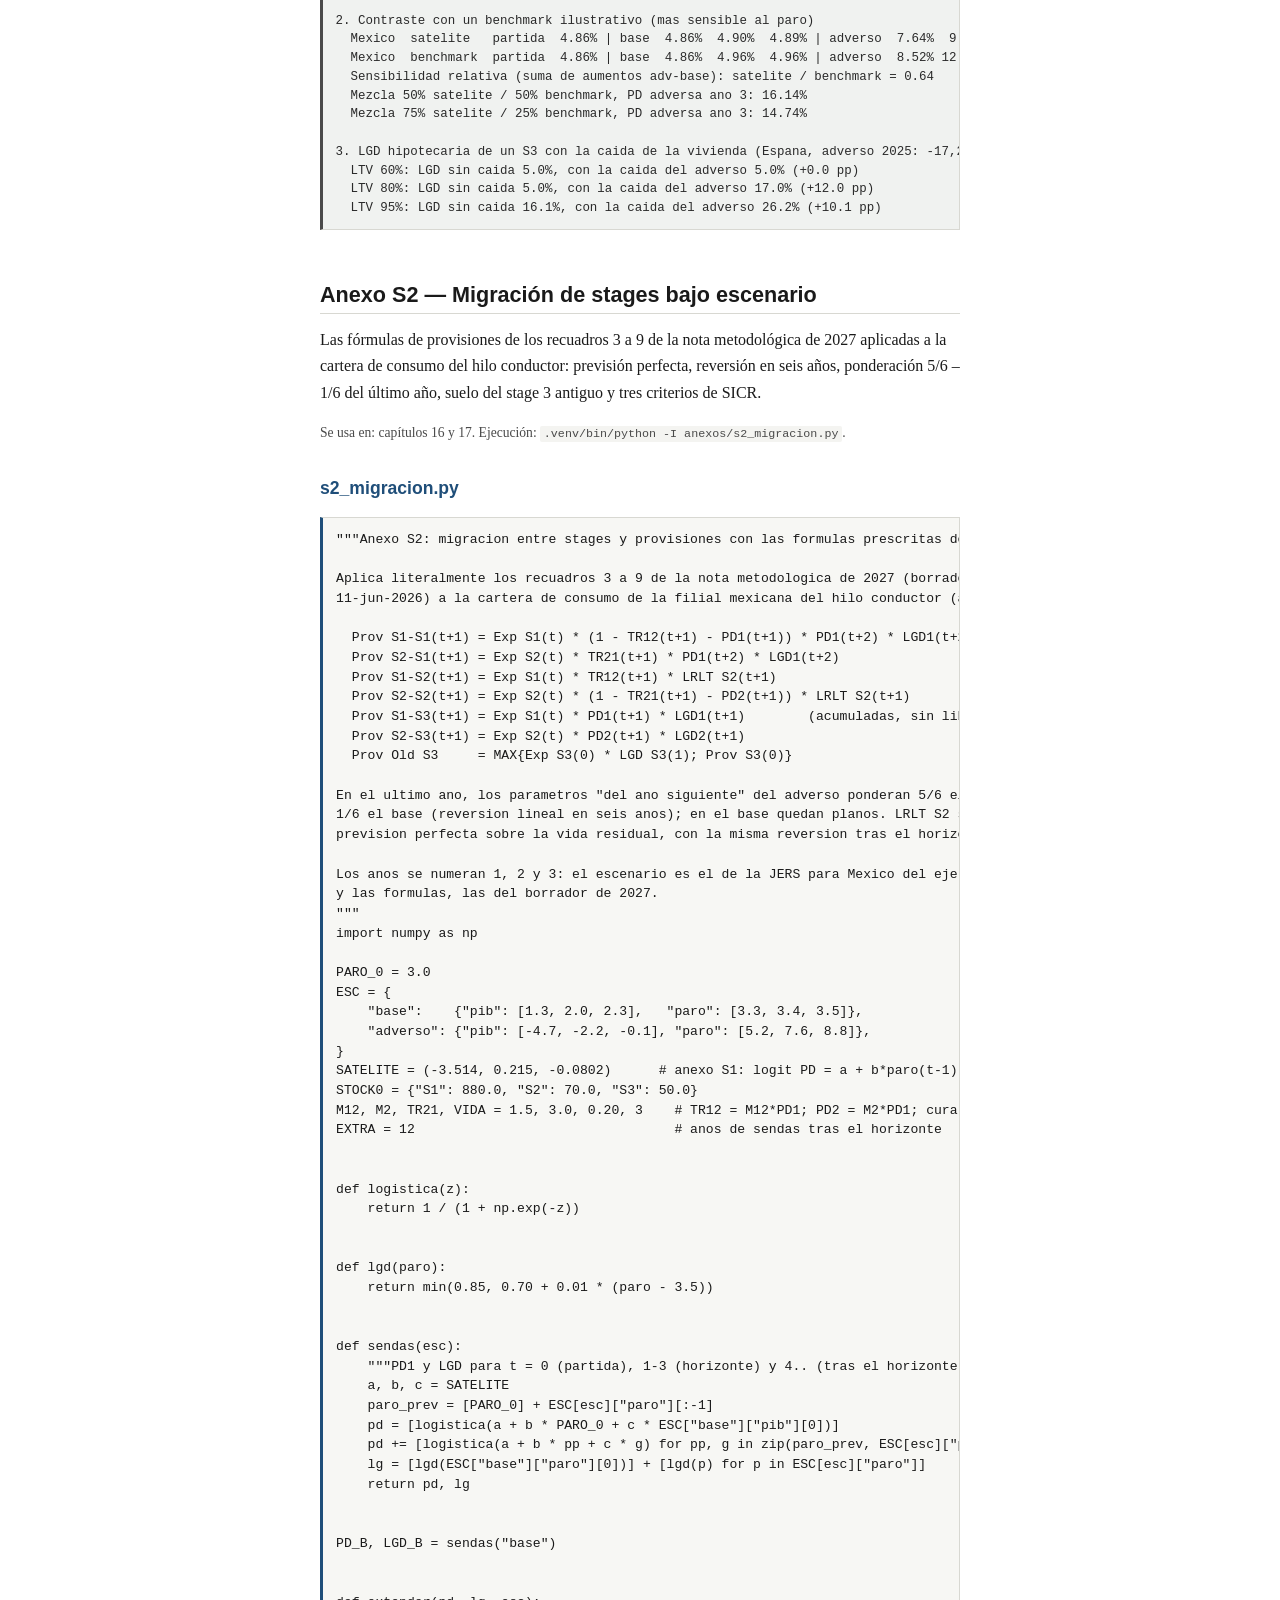
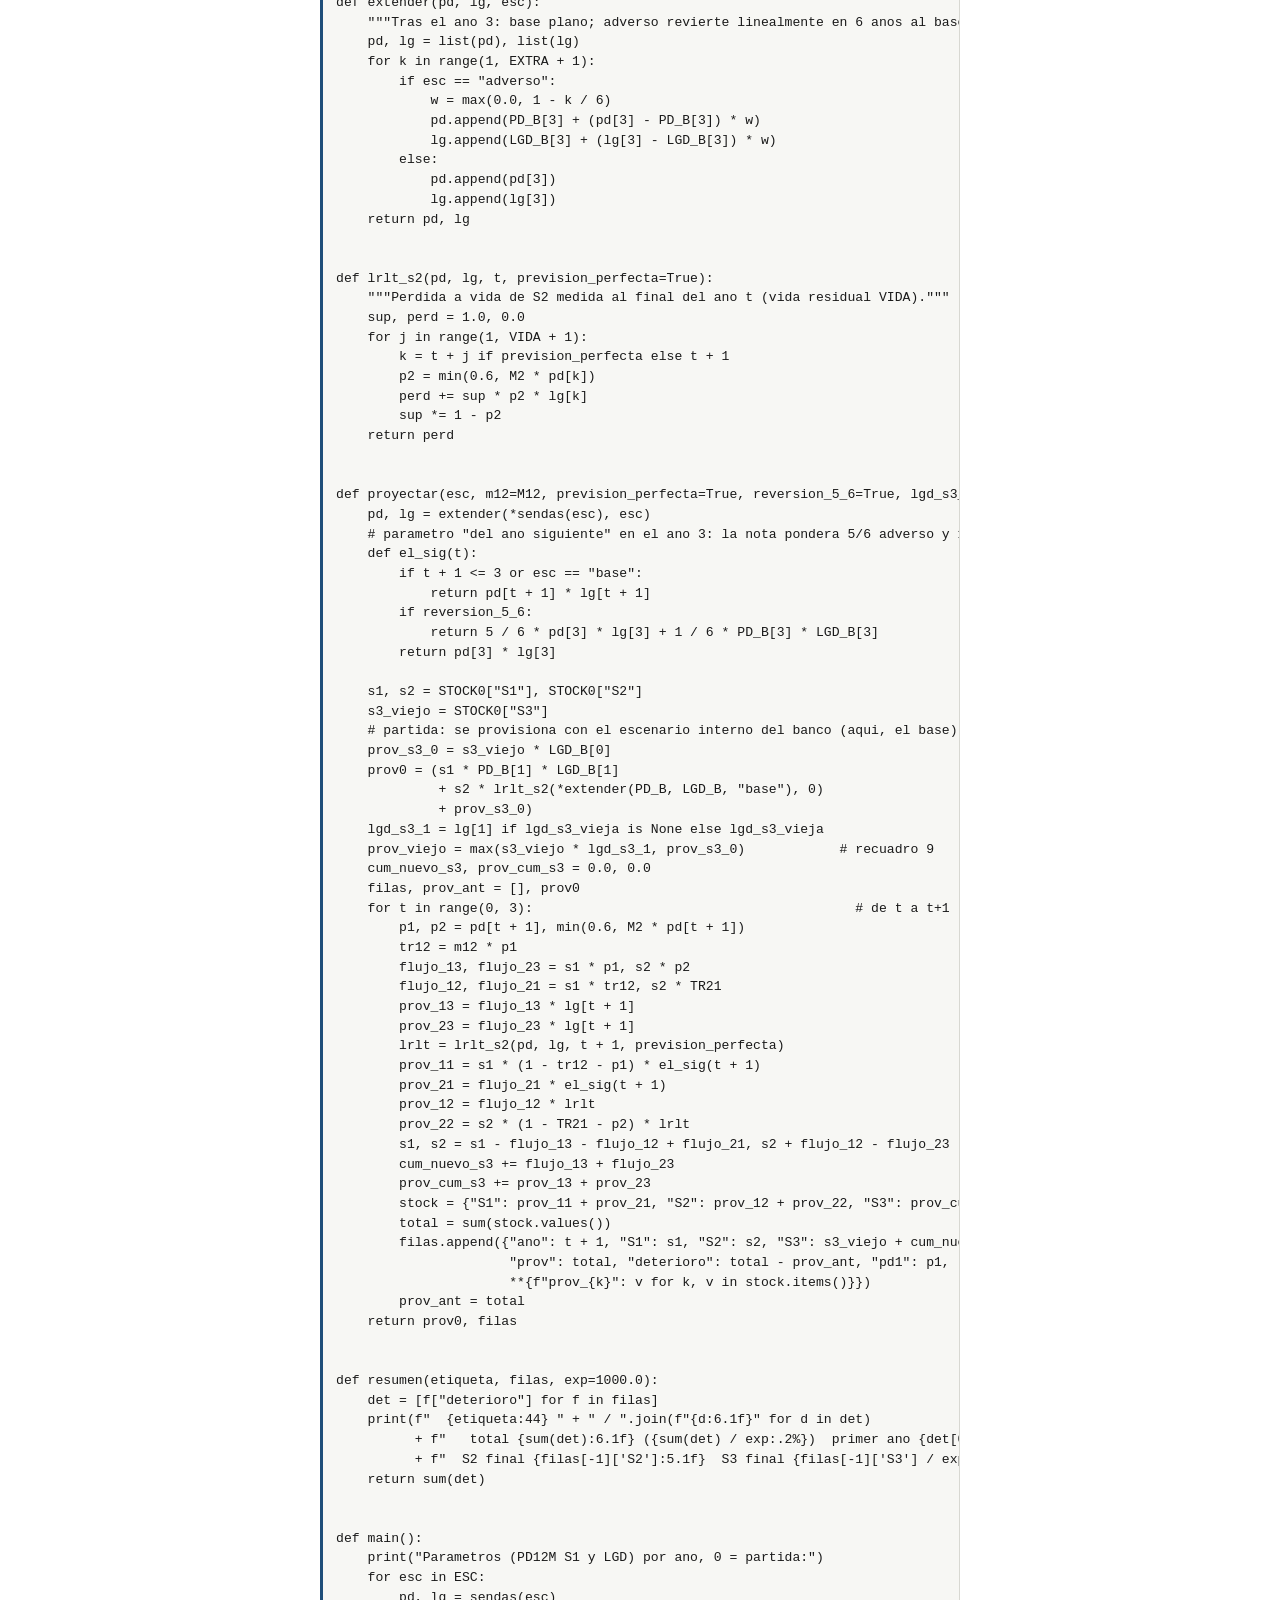
<file: manual/anexos-codigo.html>
<!DOCTYPE html>
<html lang="es">
<head>
<meta charset="utf-8">
<meta name="viewport" content="width=device-width, initial-scale=1">
<title>Anexos de código</title>
<link rel="stylesheet" href="estilo.css">
</head>
<body>

<p class="eyebrow">Anexos · Código</p>
<h1>Anexos de código</h1>
<p class="subtitulo">Los programas que producen todas las cifras del manual, con su salida.</p>

<p class="lead">Todas las cifras de los bloques NÚMEROS, PALANCA y CASO JST que no salen directamente de una fuente pública salen de estos programas, y la salida que aparece debajo de cada uno es la de su última ejecución, generada automáticamente el 17/10/2026 por <code>herramientas/generar_anexos_codigo.py</code>. Están escritos en Python con numpy, pandas, scipy y statsmodels, y se ejecutan desde la raíz del proyecto con el entorno virtual del repositorio. Los datos de bancos reales son públicos y llevan su fuente; los datos de las carteras del hilo conductor son sintéticos. El objetivo de estos anexos no es dar un modelo para producción, sino que cada mecanismo del texto se pueda ver, cambiar y volver a ejecutar.</p>

<hr/>

<!-- ============================================================ -->
<h2 id="S0">Anexo S0 &mdash; El <i>stress test</i> de juguete</h2>
<p>Una filial mexicana con una cartera de consumo y otra de empresas, el escenario de la JERS de 2025 para México, satélites, flujos entre stages, provisiones con y sin previsión perfecta, activos ponderados con suelo y CET1. Termina con la sensibilidad de la pérdida de consumo a cada supuesto.</p>
<p class="small">Se usa en: capítulo 8 y secciones 19.2.4 y 21.1.1. Ejecución: <code>.venv/bin/python -I anexos/s0_juguete.py</code>.</p>
<h3>s0_juguete.py</h3>
<pre><code>&quot;&quot;&quot;Anexo S0: un stress test de credito de juguete, de principio a fin.

Una filial mexicana con dos carteras (consumo y empresas), el escenario base y
adverso de la JERS para Mexico del ejercicio 2025, un satelite por cartera,
flujos entre stages, provisiones IFRS 9 con prevision perfecta, RWA estandar y
caida de CET1 atribuible al credito. Balance estatico: lo que vence se repone,
el S3 no se cura ni se da de baja.

Simplificaciones deliberadas (se explican en el capitulo 8):
  - solo credito: no hay margen de intereses, comisiones ni gastos;
  - satelites dados (el de consumo es el estimado en el anexo S1);
  - transiciones a S2 y desde S2 como multiplos fijos de la PD de S1;
  - sin descuento financiero en la perdida a vida.
&quot;&quot;&quot;
import numpy as np
import pandas as pd

# ------------------------------------------------------------------
# 1. Escenario JERS 2025 para Mexico (tabla 4.1.1 y 4.1.2 del escenario)
# ------------------------------------------------------------------
ANOS = [2025, 2026, 2027]
PARO_2024 = 3.0
ESC = {
    &quot;base&quot;:    {&quot;pib&quot;: [1.3, 2.0, 2.3],   &quot;paro&quot;: [3.3, 3.4, 3.5]},
    &quot;adverso&quot;: {&quot;pib&quot;: [-4.7, -2.2, -0.1], &quot;paro&quot;: [5.2, 7.6, 8.8]},
}

# ------------------------------------------------------------------
# 2. Las dos carteras (millones de euros) y sus parametros
# ------------------------------------------------------------------
CARTERAS = {
    &quot;consumo&quot;: {
        &quot;stock&quot;: {&quot;S1&quot;: 880.0, &quot;S2&quot;: 70.0, &quot;S3&quot;: 50.0},
        &quot;satelite&quot;: (-3.514, 0.215, -0.0802),   # anexo S1: logit PD = a + b*paro(t-1) + c*PIB(t)
        &quot;m_s1_s2&quot;: 1.5,   # tasa S1-&gt;S2 = m * PD S1
        &quot;m_s2_s3&quot;: 3.0,   # PD S2 = m * PD S1
        &quot;cura_s2&quot;: 0.20,  # S2 -&gt; S1 cada ano
        &quot;vida&quot;: 3,        # anos de vida residual para la perdida a vida de S2
        &quot;lgd&quot;: lambda paro, pib: min(0.85, 0.70 + 0.01 * (paro - 3.5)),
        &quot;pond_rwa&quot;: 0.75,
        &quot;margen&quot;: {&quot;base&quot;: 0.085, &quot;adverso&quot;: 0.075},   # margen antes de provisiones, dado
    },
    &quot;empresas&quot;: {
        &quot;stock&quot;: {&quot;S1&quot;: 950.0, &quot;S2&quot;: 36.0, &quot;S3&quot;: 14.0},
        &quot;satelite&quot;: (-4.60, 0.10, -0.12),
        &quot;m_s1_s2&quot;: 2.0,
        &quot;m_s2_s3&quot;: 6.0,
        &quot;cura_s2&quot;: 0.20,
        &quot;vida&quot;: 4,
        &quot;lgd&quot;: lambda paro, pib: 0.40 + 0.02 * max(0.0, -pib),
        &quot;pond_rwa&quot;: 1.00,
        &quot;margen&quot;: {&quot;base&quot;: 0.015, &quot;adverso&quot;: 0.012},
    },
}
TIPO_FISCAL = 0.30
CET1_INICIAL_SOBRE_RWA = 0.13


def logistica(z):
    return 1 / (1 + np.exp(-z))


def sendas(cart, esc):
    &quot;&quot;&quot;PD de S1 y LGD por ano: 2024 (partida), 2025-2027 y 10 anos mas tras el horizonte.

    Tras 2027: en el base, parametros planos; en el adverso, reversion lineal en
    6 anos a los parametros base de 2027 (como en la metodologia EBA 2027).
    &quot;&quot;&quot;
    a, b, c = cart[&quot;satelite&quot;]
    paro_prev = [PARO_2024] + ESC[esc][&quot;paro&quot;][:-1]
    pd_h = [logistica(a + b * pp + c * g) for pp, g in zip(paro_prev, ESC[esc][&quot;pib&quot;])]
    lgd_h = [cart[&quot;lgd&quot;](p, g) for p, g in zip(ESC[esc][&quot;paro&quot;], ESC[esc][&quot;pib&quot;])]
    # punto de partida (fin de 2024): parametros &quot;de hoy&quot; = primer ano del base
    pd0 = logistica(a + b * PARO_2024 + c * ESC[&quot;base&quot;][&quot;pib&quot;][0])
    lgd0 = cart[&quot;lgd&quot;](ESC[&quot;base&quot;][&quot;paro&quot;][0], ESC[&quot;base&quot;][&quot;pib&quot;][0])
    # base de 2027 como ancla de la reversion
    pb = [PARO_2024] + ESC[&quot;base&quot;][&quot;paro&quot;][:-1]
    pd_b27 = logistica(a + b * pb[2] + c * ESC[&quot;base&quot;][&quot;pib&quot;][2])
    lgd_b27 = cart[&quot;lgd&quot;](ESC[&quot;base&quot;][&quot;paro&quot;][2], ESC[&quot;base&quot;][&quot;pib&quot;][2])
    pd_tras, lgd_tras = [], []
    for k in range(1, 11):
        w = max(0.0, 1 - k / 6) if esc == &quot;adverso&quot; else 1.0
        pd_tras.append(pd_b27 + (pd_h[2] - pd_b27) * w if esc == &quot;adverso&quot; else pd_h[2])
        lgd_tras.append(lgd_b27 + (lgd_h[2] - lgd_b27) * w if esc == &quot;adverso&quot; else lgd_h[2])
    return [pd0] + pd_h + pd_tras, [lgd0] + lgd_h + lgd_tras


def provisiones(cart, stock, pd_s, lgd_s, t, prevision_perfecta=True, prov_s3_vieja=None):
    &quot;&quot;&quot;Stock de provisiones al final del ano t (t=0 es la partida).&quot;&quot;&quot;
    s1 = stock[&quot;S1&quot;] * pd_s[t + 1] * lgd_s[t + 1]
    if prevision_perfecta:
        camino = [min(0.6, cart[&quot;m_s2_s3&quot;] * pd_s[t + j]) for j in range(1, cart[&quot;vida&quot;] + 1)]
    else:
        camino = [min(0.6, cart[&quot;m_s2_s3&quot;] * pd_s[t + 1])] * cart[&quot;vida&quot;]
    pd_vida = 1 - np.prod([1 - p for p in camino])
    s2 = stock[&quot;S2&quot;] * pd_vida * lgd_s[t + 1]
    s3 = stock[&quot;S3_nuevo&quot;] * lgd_s[max(t, 1)] + prov_s3_vieja
    return s1 + s2 + s3, {&quot;S1&quot;: s1, &quot;S2&quot;: s2, &quot;S3&quot;: s3}


def proyectar(nombre, esc, prevision_perfecta=True):
    cart = CARTERAS[nombre]
    pd_s, lgd_s = sendas(cart, esc)
    pd_b, lgd_b = sendas(cart, &quot;base&quot;)
    st = dict(cart[&quot;stock&quot;])
    st[&quot;S3_nuevo&quot;] = 0.0
    exp_total = st[&quot;S1&quot;] + st[&quot;S2&quot;] + st[&quot;S3&quot;]
    # el punto de partida es un dato: se provisiona con el escenario interno (el base),
    # igual en los dos escenarios
    prov_s3_0 = st[&quot;S3&quot;] * lgd_b[0]
    prov0, _ = provisiones(cart, st, pd_b, lgd_b, 0, True, prov_s3_0)
    filas = [{&quot;ano&quot;: 2024, &quot;S1&quot;: st[&quot;S1&quot;], &quot;S2&quot;: st[&quot;S2&quot;], &quot;S3&quot;: st[&quot;S3&quot;], &quot;prov&quot;: prov0,
              &quot;deterioro&quot;: 0.0, &quot;prov_S3&quot;: prov_s3_0}]
    prov_ant = prov0
    prov_s3_vieja = max(prov_s3_0, st[&quot;S3&quot;] * lgd_s[1])   # suelo del S3 antiguo
    for t in (1, 2, 3):
        pd1 = pd_s[t]
        pd2 = min(0.6, cart[&quot;m_s2_s3&quot;] * pd1)
        a_s3_desde_s1 = st[&quot;S1&quot;] * pd1
        a_s2_desde_s1 = st[&quot;S1&quot;] * cart[&quot;m_s1_s2&quot;] * pd1
        a_s3_desde_s2 = st[&quot;S2&quot;] * pd2
        a_s1_desde_s2 = st[&quot;S2&quot;] * cart[&quot;cura_s2&quot;]
        st[&quot;S1&quot;] += -a_s3_desde_s1 - a_s2_desde_s1 + a_s1_desde_s2
        st[&quot;S2&quot;] += a_s2_desde_s1 - a_s3_desde_s2 - a_s1_desde_s2
        st[&quot;S3_nuevo&quot;] += a_s3_desde_s1 + a_s3_desde_s2
        st[&quot;S3&quot;] = cart[&quot;stock&quot;][&quot;S3&quot;] + st[&quot;S3_nuevo&quot;]
        prov, det = provisiones(cart, st, pd_s, lgd_s, t, prevision_perfecta, prov_s3_vieja)
        filas.append({&quot;ano&quot;: ANOS[t - 1], &quot;S1&quot;: st[&quot;S1&quot;], &quot;S2&quot;: st[&quot;S2&quot;], &quot;S3&quot;: st[&quot;S3&quot;],
                      &quot;prov&quot;: prov, &quot;deterioro&quot;: prov - prov_ant, &quot;pd_s1&quot;: pd1,
                      &quot;prov_S1&quot;: det[&quot;S1&quot;], &quot;prov_S2&quot;: det[&quot;S2&quot;], &quot;prov_S3&quot;: det[&quot;S3&quot;]})
        prov_ant = prov
    df = pd.DataFrame(filas)
    # RWA estandar: performing a su ponderacion; S3 al 100 % neto de su provision
    df[&quot;rwa&quot;] = (df.S1 + df.S2) * cart[&quot;pond_rwa&quot;] + (df.S3 - df.prov_S3).clip(lower=0) * 1.00
    df[&quot;margen&quot;] = [0.0] + [exp_total * cart[&quot;margen&quot;][esc]] * 3
    return df, exp_total


def main():
    pd.set_option(&quot;display.width&quot;, 140)
    resultados = {}
    print(&quot;PD de S1 que da el satelite (fin 2024 y 2025-2027)&quot;)
    for nombre, cart in CARTERAS.items():
        for esc in ESC:
            pd_s, lgd_s = sendas(cart, esc)
            print(f&quot;  {nombre:8} {esc:7}  PD: &quot; + &quot;  &quot;.join(f&quot;{p:6.2%}&quot; for p in pd_s[:4])
                  + &quot;   LGD: &quot; + &quot;  &quot;.join(f&quot;{l:5.1%}&quot; for l in lgd_s[:4]))

    for esc in ESC:
        print(f&quot;\n===== Escenario {esc} =====&quot;)
        tot = None
        for nombre in CARTERAS:
            df, exp_total = proyectar(nombre, esc)
            resultados[(nombre, esc)] = (df, exp_total)
            print(f&quot;\n{nombre} (exposicion {exp_total:,.0f} M EUR)&quot;)
            print(df[[&quot;ano&quot;, &quot;S1&quot;, &quot;S2&quot;, &quot;S3&quot;, &quot;prov&quot;, &quot;deterioro&quot;, &quot;rwa&quot;]].round(1).to_string(index=False))
            acum = df.deterioro.sum()
            print(f&quot;  deterioro acumulado: {acum:,.1f} M EUR = {acum / exp_total:.2%} de la exposicion; &quot;
                  f&quot;S3 final {df.S3.iloc[-1] / exp_total:.2%}; primer ano {df.deterioro.iloc[1] / acum:.0%} del total&quot;)
            cols = [&quot;deterioro&quot;, &quot;rwa&quot;, &quot;margen&quot;]
            tot = df[cols] if tot is None else tot + df[cols]
        rwa0 = tot.rwa.iloc[0]
        for etiqueta, con_margen in ((&quot;solo perdidas de credito&quot;, False), (&quot;con el margen dado&quot;, True)):
            cet1 = CET1_INICIAL_SOBRE_RWA * rwa0
            ratios = [cet1 / rwa0]
            for t in (1, 2, 3):
                resultado = -tot.deterioro.iloc[t] + (tot.margen.iloc[t] if con_margen else 0.0)
                cet1 += resultado * (1 - TIPO_FISCAL) if resultado &gt; 0 else resultado * (1 - TIPO_FISCAL)
                # suelo metodologico: el RWA no puede bajar del de partida (EBA 2027, parr. 153)
                ratios.append(cet1 / max(tot.rwa.iloc[t], rwa0))
            print(f&quot;Filial, CET1 {etiqueta:26}: &quot; + &quot; -&gt; &quot;.join(f&quot;{r:.2%}&quot; for r in ratios)
                  + f&quot;  (caida maxima {(ratios[0] - min(ratios)) * 1e4:,.0f} pb)&quot;)
        print(f&quot;RWA de la filial sin suelo: {rwa0:,.0f} -&gt; &quot; + &quot; -&gt; &quot;.join(f&quot;{x:,.0f}&quot; for x in tot.rwa.iloc[1:])
              + f&quot;  (con el suelo, nunca por debajo de {rwa0:,.0f})&quot;)

    print(&quot;\n===== Adverso menos base =====&quot;)
    for nombre in CARTERAS:
        da = resultados[(nombre, &quot;adverso&quot;)][0].deterioro.sum()
        db = resultados[(nombre, &quot;base&quot;)][0].deterioro.sum()
        e = resultados[(nombre, &quot;base&quot;)][1]
        print(f&quot;  {nombre:8} adverso {da / e:.2%}  base {db / e:.2%}  diferencia {(da - db) / e * 100:.2f} pp&quot;)

    print(&quot;\n===== Prevision perfecta: de donde sale el primer ano (consumo, adverso) =====&quot;)
    df_pp, _ = proyectar(&quot;consumo&quot;, &quot;adverso&quot;, True)
    df_np, _ = proyectar(&quot;consumo&quot;, &quot;adverso&quot;, False)
    for etiqueta, df in ((&quot;con prevision perfecta&quot;, df_pp), (&quot;con la PD del ano siguiente fija&quot;, df_np)):
        print(f&quot;  {etiqueta:34} deterioro por ano: &quot;
              + &quot;  &quot;.join(f&quot;{d:6.1f}&quot; for d in df.deterioro.iloc[1:])
              + f&quot;   total {df.deterioro.sum():6.1f}&quot;)
    fila = df_pp.iloc[1]
    print(f&quot;  Primer ano, composicion del stock: S1 {fila.prov_S1:.1f}, S2 {fila.prov_S2:.1f}, S3 {fila.prov_S3:.1f}&quot;)


if __name__ == &quot;__main__&quot;:
    main()


def sensibilidad():
    &quot;&quot;&quot;Mueve un supuesto cada vez y mide la perdida acumulada de consumo en el adverso.&quot;&quot;&quot;
    import copy
    original = copy.deepcopy(CARTERAS[&quot;consumo&quot;])
    base_df, e = proyectar(&quot;consumo&quot;, &quot;adverso&quot;)
    ref = base_df.deterioro.sum() / e
    print(f&quot;\n===== Sensibilidad (consumo, adverso; referencia {ref:.2%}) =====&quot;)
    pruebas = [
        (&quot;LGD 5 puntos menos&quot;, &quot;lgd&quot;, lambda f: (lambda p, g: f(p, g) - 0.05)),
        (&quot;LGD 5 puntos mas&quot;, &quot;lgd&quot;, lambda f: (lambda p, g: f(p, g) + 0.05)),
        (&quot;coef. del paro x0,8&quot;, &quot;satelite&quot;, lambda s: (s[0], s[1] * 0.8, s[2])),
        (&quot;coef. del paro x1,2&quot;, &quot;satelite&quot;, lambda s: (s[0], s[1] * 1.2, s[2])),
        (&quot;paso a S2 = 1,0 x PD&quot;, &quot;m_s1_s2&quot;, lambda v: 1.0),
        (&quot;paso a S2 = 2,0 x PD&quot;, &quot;m_s1_s2&quot;, lambda v: 2.0),
        (&quot;PD de S2 = 2 x PD S1&quot;, &quot;m_s2_s3&quot;, lambda v: 2.0),
        (&quot;PD de S2 = 4 x PD S1&quot;, &quot;m_s2_s3&quot;, lambda v: 4.0),
        (&quot;cura de S2 del 10 %&quot;, &quot;cura_s2&quot;, lambda v: 0.10),
        (&quot;cura de S2 del 30 %&quot;, &quot;cura_s2&quot;, lambda v: 0.30),
        (&quot;vida residual 2 anos&quot;, &quot;vida&quot;, lambda v: 2),
        (&quot;vida residual 4 anos&quot;, &quot;vida&quot;, lambda v: 4),
    ]
    for nombre, clave, cambio in pruebas:
        CARTERAS[&quot;consumo&quot;] = copy.deepcopy(original)
        CARTERAS[&quot;consumo&quot;][clave] = cambio(original[clave])
        df, e = proyectar(&quot;consumo&quot;, &quot;adverso&quot;)
        v = df.deterioro.sum() / e
        print(f&quot;  {nombre:24} {v:7.2%}  ({(v - ref) * 100:+6.2f} pp)&quot;)
    CARTERAS[&quot;consumo&quot;] = original


if __name__ == &quot;__main__&quot;:
    sensibilidad()</code></pre>
<pre class="salida">PD de S1 que da el satelite (fin 2024 y 2025-2027)
  consumo  base     PD:  4.86%   4.86%   4.90%   4.89%   LGD: 69.8%  69.8%  69.9%  70.0%
  consumo  adverso  PD:  4.86%   7.64%   9.80%  13.33%   LGD: 69.8%  71.7%  74.1%  75.3%
  empresas base     PD:  1.15%   1.15%   1.09%   1.06%   LGD: 40.0%  40.0%  40.0%  40.0%
  empresas adverso  PD:  1.15%   2.33%   2.15%   2.13%   LGD: 40.0%  49.4%  44.4%  40.2%

===== Escenario base =====

consumo (exposicion 1,000 M EUR)
 ano    S1    S2    S3  prov  deterioro   rwa
2024 880.0  70.0  50.0  83.3        0.0 727.6
2025 787.0 110.0 103.0 128.0       44.8 703.8
2026 712.5 129.7 157.8 169.0       41.0 679.2
2027 651.3 137.0 211.7 206.7       37.7 654.8
  deterioro acumulado: 123.4 M EUR = 12.34% de la exposicion; S3 final 21.17%; primer ano 36% del total

empresas (exposicion 1,000 M EUR)
 ano    S1   S2   S3  prov  deterioro   rwa
2024 950.0 36.0 14.0  13.4        0.0 994.4
2025 924.5 48.1 27.4  19.5        6.1 989.0
2026 903.9 55.5 40.6  25.2        5.7 983.8
2027 886.3 60.0 53.7  30.8        5.6 978.5
  deterioro acumulado: 17.4 M EUR = 1.74% de la exposicion; S3 final 5.37%; primer ano 35% del total
Filial, CET1 solo perdidas de credito  : 13.00% -&gt; 10.93% -&gt; 9.03% -&gt; 7.27%  (caida maxima 573 pb)
Filial, CET1 con el margen dado        : 13.00% -&gt; 15.00% -&gt; 17.16% -&gt; 19.47%  (caida maxima 0 pb)
RWA de la filial sin suelo: 1,722 -&gt; 1,693 -&gt; 1,663 -&gt; 1,633  (con el suelo, nunca por debajo de 1,722)

===== Escenario adverso =====

consumo (exposicion 1,000 M EUR)
 ano    S1    S2    S3  prov  deterioro   rwa
2024 880.0  70.0  50.0  83.3        0.0 727.6
2025 725.9 140.8 133.3 224.2      141.0 687.8
2026 576.2 178.0 245.8 337.5      113.2 630.5
2027 419.8 186.4 393.8 426.4       88.9 553.7
  deterioro acumulado: 343.1 M EUR = 34.31% de la exposicion; S3 final 39.38%; primer ano 41% del total

empresas (exposicion 1,000 M EUR)
 ano    S1   S2   S3  prov  deterioro   rwa
2024 950.0 36.0 14.0  13.4        0.0 994.4
2025 890.8 68.0 41.2  41.0       27.6 979.7
2026 846.8 84.0 69.1  51.4       10.4 968.6
2027 809.6 92.5 97.9  59.9        8.5 959.4
  deterioro acumulado: 46.5 M EUR = 4.65% de la exposicion; S3 final 9.79%; primer ano 59% del total
Filial, CET1 solo perdidas de credito  : 13.00% -&gt; 6.15% -&gt; 1.12% -&gt; -2.84%  (caida maxima 1,584 pb)
Filial, CET1 con el margen dado        : 13.00% -&gt; 9.68% -&gt; 8.19% -&gt; 7.77%  (caida maxima 523 pb)
RWA de la filial sin suelo: 1,722 -&gt; 1,667 -&gt; 1,599 -&gt; 1,513  (con el suelo, nunca por debajo de 1,722)

===== Adverso menos base =====
  consumo  adverso 34.31%  base 12.34%  diferencia 21.97 pp
  empresas adverso 4.65%  base 1.74%  diferencia 2.91 pp

===== Prevision perfecta: de donde sale el primer ano (consumo, adverso) =====
  con prevision perfecta             deterioro por ano:  141.0   113.2    88.9   total  343.1
  con la PD del ano siguiente fija   deterioro por ano:  132.6   127.9    90.1   total  350.7
  Primer ano, composicion del stock: S1 52.7, S2 76.0, S3 95.6

===== Sensibilidad (consumo, adverso; referencia 34.31%) =====
  LGD 5 puntos menos        32.06%  ( -2.26 pp)
  LGD 5 puntos mas          36.57%  ( +2.26 pp)
  coef. del paro x0,8       27.28%  ( -7.03 pp)
  coef. del paro x1,2       41.92%  ( +7.60 pp)
  paso a S2 = 1,0 x PD      30.94%  ( -3.37 pp)
  paso a S2 = 2,0 x PD      37.30%  ( +2.98 pp)
  PD de S2 = 2 x PD S1      30.96%  ( -3.35 pp)
  PD de S2 = 4 x PD S1      36.27%  ( +1.96 pp)
  cura de S2 del 10 %       35.65%  ( +1.33 pp)
  cura de S2 del 30 %       33.16%  ( -1.16 pp)
  vida residual 2 anos      33.17%  ( -1.14 pp)
  vida residual 4 anos      34.89%  ( +0.58 pp)</pre>
<!-- ============================================================ -->
<h2 id="S1">Anexo S1 &mdash; Modelo satélite de PD y LGD</h2>
<p>Primera parte: estimación de un satélite logit sobre veinte años de datos sintéticos con dos recesiones, lectura de elasticidades, el error de estimar sin crisis y las tres pruebas de validación. Segunda parte: proyección con el escenario de la JERS para México y España, contraste con un <i>benchmark</i> ilustrativo (los del BCE no son públicos) y LGD hipotecaria en función del LTV con la caída de la vivienda del adverso.</p>
<p class="small">Se usa en: capítulos 6, 15, 22 y 23. Ejecución: <code>.venv/bin/python -I anexos/s1a_satelite.py</code> (y <code>anexos/s1b_satelite.py</code>).</p>
<h3>s1a_satelite.py</h3>
<pre><code>&quot;&quot;&quot;Anexo S1, primera parte: un modelo satelite estimado sobre datos sinteticos.

Genera veinte anos de datos trimestrales de una cartera de consumo mexicana
(tasa de default observada, paro y crecimiento del PIB), estima un satelite
sobre el logit de la tasa y muestra como se lee: coeficientes, ajuste,
elasticidades y que pasa si se olvida un retardo.

Los datos son sinteticos: el &quot;modelo verdadero&quot; esta escrito abajo y sirve
para comprobar que la estimacion lo recupera.
&quot;&quot;&quot;
import numpy as np
import pandas as pd
import statsmodels.api as sm

rng = np.random.default_rng(2026)

# ------------------------------------------------------------------
# 1. Historia macro sintetica: 80 trimestres (20 anos) con dos recesiones
# ------------------------------------------------------------------
T = 80
pib = np.full(T, 2.4)           # crecimiento interanual del PIB, %
pib += rng.normal(0, 0.8, T)
pib[28:34] -= np.array([2.0, 4.5, 6.5, 6.0, 4.0, 1.5])     # recesion 1 (anos 8-9)
pib[60:64] -= np.array([3.0, 9.0, 6.0, 2.0])               # recesion 2 (anos 15-16)

paro = np.empty(T)
paro[0] = 4.0
for t in range(1, T):
    # el paro sube cuando el PIB crece por debajo de ~2,5 % (ley de Okun simplificada)
    paro[t] = paro[t - 1] + 0.12 * (2.5 - pib[t]) * 0.5 - 0.04 * (paro[t - 1] - 4.0)
paro += rng.normal(0, 0.08, T)

# ------------------------------------------------------------------
# 2. Modelo verdadero de la tasa de default anual (en logit)
#    logit(TD_t) = a + b * paro_{t-1} + c * pib_t + ruido
# ------------------------------------------------------------------
#    En recesion la tasa responde mas: termino extra d * max(0, -PIB)
a_true, b_true, c_true, d_true = -3.60, 0.22, -0.06, 0.05
paro_l1 = np.r_[paro[0], paro[:-1]]
logit_td = (a_true + b_true * paro_l1 + c_true * pib + d_true * np.maximum(0, -pib)
            + rng.normal(0, 0.06, T))
td = 1 / (1 + np.exp(-logit_td))

df = pd.DataFrame({&quot;pib&quot;: pib, &quot;paro&quot;: paro, &quot;paro_l1&quot;: paro_l1, &quot;td&quot;: td})
df[&quot;logit_td&quot;] = np.log(df.td / (1 - df.td))
df = df.iloc[1:]   # se pierde el primer trimestre por el retardo

print(&quot;Resumen de los datos sinteticos (80 trimestres)&quot;)
print(df[[&quot;pib&quot;, &quot;paro&quot;, &quot;td&quot;]].describe().loc[[&quot;mean&quot;, &quot;min&quot;, &quot;max&quot;]].round(3).to_string())

# ------------------------------------------------------------------
# 3. Estimacion: MCO sobre el logit de la tasa
# ------------------------------------------------------------------
X = sm.add_constant(df[[&quot;paro_l1&quot;, &quot;pib&quot;]])
modelo = sm.OLS(df.logit_td, X).fit(cov_type=&quot;HAC&quot;, cov_kwds={&quot;maxlags&quot;: 4})
print(&quot;\nSatelite estimado: logit(TD) = a + b*paro(t-1) + c*PIB(t)&quot;)
print(modelo.summary2().tables[1][[&quot;Coef.&quot;, &quot;Std.Err.&quot;, &quot;P&gt;|z|&quot;]].round(4).to_string())
print(f&quot;R2 = {modelo.rsquared:.3f}   (verdadero: a={a_true}, b={b_true}, c={c_true})&quot;)

# ------------------------------------------------------------------
# 4. Como se lee: efecto de un punto de paro sobre la tasa
# ------------------------------------------------------------------
a, b, c = modelo.params
def tasa(paro_val, pib_val):
    z = a + b * paro_val + c * pib_val
    return 1 / (1 + np.exp(-z))

for paro_ref in (3.5, 8.0):
    t0 = tasa(paro_ref, 2.0)
    t1 = tasa(paro_ref + 1, 2.0)
    print(f&quot;Con paro {paro_ref:.1f} %: TD {t0:.2%} -&gt; {t1:.2%} si el paro sube 1 punto &quot;
          f&quot;(+{(t1 - t0) * 100:.2f} pp, +{t1 / t0 - 1:.0%})&quot;)

# ------------------------------------------------------------------
# 5. Lo que sale mal: olvidar el retardo del paro
# ------------------------------------------------------------------
X2 = sm.add_constant(df[[&quot;paro&quot;, &quot;pib&quot;]])
m2 = sm.OLS(df.logit_td, X2).fit()
print(&quot;\nSin retardo (paro contemporaneo):&quot;)
print(m2.params.round(4).to_string(), f&quot;\nR2 = {m2.rsquared:.3f}&quot;)

# ------------------------------------------------------------------
# 6. Lo que sale mal: estimar solo con anos buenos (sin recesiones)
# ------------------------------------------------------------------
buenos = df.drop(index=list(range(28, 38)) + list(range(60, 68)), errors=&quot;ignore&quot;)
m3 = sm.OLS(buenos.logit_td, sm.add_constant(buenos[[&quot;paro_l1&quot;, &quot;pib&quot;]])).fit(
    cov_type=&quot;HAC&quot;, cov_kwds={&quot;maxlags&quot;: 4})
print(&quot;\nSolo trimestres sin recesion:&quot;)
print(pd.DataFrame({&quot;coef&quot;: m3.params, &quot;error&quot;: m3.bse}).round(4).to_string(), f&quot;\nR2 = {m3.rsquared:.3f}&quot;)
print(f&quot;Rango de paro en esa muestra: {buenos.paro_l1.min():.1f} % - {buenos.paro_l1.max():.1f} %&quot;)

# Proyeccion en un punto adverso: paro 8,8 % (retardado) y PIB -4,7 %
def pred(params, paro_v, pib_v, d=0.0):
    z = params.iloc[0] + params.iloc[1] * paro_v + params.iloc[2] * pib_v + d * max(0, -pib_v)
    return 1 / (1 + np.exp(-z))
verdad = pred(pd.Series([a_true, b_true, c_true]), 8.8, -4.7, d_true)
print(f&quot;\nTasa en un punto adverso (paro 8,8 %, PIB -4,7 %):&quot;)
print(f&quot;  modelo verdadero          {verdad:.2%}&quot;)
print(f&quot;  satelite con recesiones   {pred(modelo.params, 8.8, -4.7):.2%}&quot;)
print(f&quot;  satelite sin recesiones   {pred(m3.params, 8.8, -4.7):.2%}&quot;)

print(&quot;\nCoeficientes para el anexo S0:&quot;, {k: round(v, 4) for k, v in modelo.params.items()})

# ------------------------------------------------------------------
# 7. Validacion: backtest fuera de muestra
#    Se estima con los 15 primeros anos y se proyecta los 5 ultimos,
#    que contienen la segunda recesion, con la macro observada.
# ------------------------------------------------------------------
corte = 60
ent = df.loc[:corte - 1]
pru = df.loc[corte:]
m_ent = sm.OLS(ent.logit_td, sm.add_constant(ent[[&quot;paro_l1&quot;, &quot;pib&quot;]])).fit()
pred_pru = 1 / (1 + np.exp(-(m_ent.params[&quot;const&quot;] + m_ent.params[&quot;paro_l1&quot;] * pru.paro_l1
                             + m_ent.params[&quot;pib&quot;] * pru.pib)))
err = pred_pru - pru.td
print(&quot;\nBacktest fuera de muestra (estimado con anos 1-15, proyectado en anos 16-20):&quot;)
print(f&quot;  coeficientes estimados: &quot; + &quot;, &quot;.join(f&quot;{k} {v:.4f}&quot; for k, v in m_ent.params.items()))
print(f&quot;  error medio {err.mean() * 100:+.2f} pp; error absoluto medio {err.abs().mean() * 100:.2f} pp&quot;)
pico = pru.td.idxmax()
print(f&quot;  en el pico de la recesion: observado {pru.td[pico]:.2%}, proyectado {pred_pru[pico]:.2%}&quot;)

# ------------------------------------------------------------------
# 8. Validacion: estabilidad de los coeficientes por ventanas
# ------------------------------------------------------------------
print(&quot;\nEstabilidad: coeficiente del paro con ventanas moviles de 10 anos&quot;)
for ini in (1, 21, 41):
    v = df.loc[ini:ini + 39]
    mv = sm.OLS(v.logit_td, sm.add_constant(v[[&quot;paro_l1&quot;, &quot;pib&quot;]])).fit()
    print(f&quot;  trimestres {ini:2d}-{ini + 39:2d}: paro {mv.params[&#x27;paro_l1&#x27;]:.3f}, PIB {mv.params[&#x27;pib&#x27;]:.3f}&quot;)

# ------------------------------------------------------------------
# 9. Validacion: sensibilidad a choques de una desviacion tipica
# ------------------------------------------------------------------
base_paro, base_pib = df.paro_l1.mean(), df.pib.mean()
t0 = tasa(base_paro, base_pib)
print(f&quot;\nSensibilidad en la media (TD {t0:.2%}):&quot;)
for nombre, dp, dg in ((&quot;paro +1 desv. tipica&quot;, df.paro_l1.std(), 0), (&quot;PIB -1 desv. tipica&quot;, 0, -df.pib.std())):
    t1 = tasa(base_paro + dp, base_pib + dg)
    print(f&quot;  {nombre:22} ({dp:+.2f} / {dg:+.2f}): TD {t1:.2%} ({(t1 - t0) * 100:+.2f} pp)&quot;)</code></pre>
<pre class="salida">Resumen de los datos sinteticos (80 trimestres)
        pib   paro     td
mean  1.942  4.581  0.065
min  -7.402  3.856  0.049
max   4.921  5.509  0.138

Satelite estimado: logit(TD) = a + b*paro(t-1) + c*PIB(t)
          Coef.  Std.Err.  P&gt;|z|
const   -3.5140    0.0777    0.0
paro_l1  0.2150    0.0169    0.0
pib     -0.0802    0.0042    0.0
R2 = 0.889   (verdadero: a=-3.6, b=0.22, c=-0.06)
Con paro 3.5 %: TD 5.11% -&gt; 6.26% si el paro sube 1 punto (+1.15 pp, +22%)
Con paro 8.0 %: TD 12.41% -&gt; 14.94% si el paro sube 1 punto (+2.53 pp, +20%)

Sin retardo (paro contemporaneo):
const   -3.5421
paro     0.2156
pib     -0.0680 
R2 = 0.873

Solo trimestres sin recesion:
           coef   error
const   -3.5913  0.0698
paro_l1  0.2254  0.0146
pib     -0.0649  0.0075 
R2 = 0.780
Rango de paro en esa muestra: 3.9 % - 5.3 %

Tasa en un punto adverso (paro 8,8 %, PIB -4,7 %):
  modelo verdadero          24.10%
  satelite con recesiones   22.36%
  satelite sin recesiones   21.37%

Coeficientes para el anexo S0: {&#x27;const&#x27;: -3.514, &#x27;paro_l1&#x27;: 0.215, &#x27;pib&#x27;: -0.0802}

Backtest fuera de muestra (estimado con anos 1-15, proyectado en anos 16-20):
  coeficientes estimados: const -3.5017, paro_l1 0.2106, pib -0.0783
  error medio -0.15 pp; error absoluto medio 0.47 pp
  en el pico de la recesion: observado 13.85%, proyectado 12.24%

Estabilidad: coeficiente del paro con ventanas moviles de 10 anos
  trimestres  1-40: paro 0.198, PIB -0.080
  trimestres 21-60: paro 0.230, PIB -0.077
  trimestres 41-80: paro 0.236, PIB -0.081

Sensibilidad en la media (TD 6.38%):
  paro +1 desv. tipica   (+0.53 / +0.00): TD 7.09% (+0.72 pp)
  PIB -1 desv. tipica    (+0.00 / -2.00): TD 7.41% (+1.03 pp)</pre>
<h3>s1b_satelite.py</h3>
<pre><code>&quot;&quot;&quot;Anexo S1, segunda parte: proyeccion del satelite bajo el escenario JERS y contraste.

1. Proyecta la PD de consumo con el satelite estimado en la primera parte (s1a_satelite.py)
   bajo el base y el adverso de la JERS de 2025 para Mexico y para Espana. Para Espana se
   recalibra solo la constante, de modo que la PD de partida sea la de una cartera espanola
   de consumo tipica (supuesto: 3,0 %); las elasticidades son las mismas.
2. Contrasta la respuesta del satelite con la de un &quot;benchmark&quot; ilustrativo. Los benchmarks
   del BCE no son publicos: aqui el benchmark es otro satelite, mas sensible al paro, con la
   misma PD de partida. Lo que se compara es lo que compara el supervisor: el aumento de la
   PD del adverso sobre el base.
3. LGD hipotecaria bajo escenario: efecto de la caida acumulada de la vivienda (Espana,
   -17,2 % nominal en el adverso de 2025) segun el LTV, con prevision perfecta.
&quot;&quot;&quot;
import numpy as np

A, B, C = -3.514, 0.215, -0.0802          # s1a_satelite.py: logit PD = a + b*paro(t-1) + c*PIB(t)

ESC = {  # escenario JERS 2025, tablas 4.1.1 y 4.1.2
    &quot;Mexico&quot;: {&quot;paro0&quot;: 3.0,
               &quot;base&quot;: {&quot;pib&quot;: [1.3, 2.0, 2.3], &quot;paro&quot;: [3.3, 3.4, 3.5]},
               &quot;adverso&quot;: {&quot;pib&quot;: [-4.7, -2.2, -0.1], &quot;paro&quot;: [5.2, 7.6, 8.8]}},
    &quot;Espana&quot;: {&quot;paro0&quot;: 11.5,
               &quot;base&quot;: {&quot;pib&quot;: [2.5, 1.9, 1.7], &quot;paro&quot;: [10.8, 10.4, 9.9]},
               &quot;adverso&quot;: {&quot;pib&quot;: [-2.5, -3.5, 2.0], &quot;paro&quot;: [14.1, 16.8, 15.6]}},
}


def logit(p):
    return np.log(p / (1 - p))


def logistica(z):
    return 1 / (1 + np.exp(-z))


def senda(pais, esc, a=A, b=B, c=C):
    e = ESC[pais]
    paro_prev = [e[&quot;paro0&quot;]] + e[esc][&quot;paro&quot;][:-1]
    return [logistica(a + b * pp + c * g) for pp, g in zip(paro_prev, e[esc][&quot;pib&quot;])]


def constante_para(pais, pd0, b=B, c=C):
    e = ESC[pais]
    return logit(pd0) - b * e[&quot;paro0&quot;] - c * e[&quot;base&quot;][&quot;pib&quot;][0]


def imprimir(pais, a, b=B, c=C, etiqueta=&quot;satelite&quot;):
    pd0 = logistica(a + b * ESC[pais][&quot;paro0&quot;] + c * ESC[pais][&quot;base&quot;][&quot;pib&quot;][0])
    base, adv = senda(pais, &quot;base&quot;, a, b, c), senda(pais, &quot;adverso&quot;, a, b, c)
    inc = [x - y for x, y in zip(adv, base)]
    print(f&quot;  {pais:7} {etiqueta:10} partida {pd0:6.2%} | base &quot; + &quot; &quot;.join(f&quot;{x:6.2%}&quot; for x in base)
          + &quot; | adverso &quot; + &quot; &quot;.join(f&quot;{x:6.2%}&quot; for x in adv)
          + &quot; | adv-base &quot; + &quot; &quot;.join(f&quot;{x * 100:5.2f}&quot; for x in inc) + &quot; pp&quot;
          + f&quot; | multiplicador ano 3 {adv[2] / pd0:.2f}x&quot;)
    return inc


def main():
    print(&quot;1. Proyeccion de la PD de consumo&quot;)
    imprimir(&quot;Mexico&quot;, A)
    a_es = constante_para(&quot;Espana&quot;, 0.030)
    print(f&quot;  (constante recalibrada para Espana: {a_es:.3f})&quot;)
    imprimir(&quot;Espana&quot;, a_es)

    print(&quot;\n2. Contraste con un benchmark ilustrativo (mas sensible al paro)&quot;)
    b_bm, c_bm = 0.30, -0.10
    inc_sat = imprimir(&quot;Mexico&quot;, A, etiqueta=&quot;satelite&quot;)
    pd0_mx = logistica(A + B * 3.0 + C * 1.3)
    a_bm = constante_para(&quot;Mexico&quot;, pd0_mx, b_bm, c_bm)
    inc_bm = imprimir(&quot;Mexico&quot;, a_bm, b_bm, c_bm, etiqueta=&quot;benchmark&quot;)
    print(f&quot;  Sensibilidad relativa (suma de aumentos adv-base): satelite / benchmark = &quot;
          f&quot;{sum(inc_sat) / sum(inc_bm):.2f}&quot;)
    for k in (0.5, 0.75):
        print(f&quot;  Mezcla {k:.0%} satelite / {1 - k:.0%} benchmark, PD adversa ano 3: &quot;
              f&quot;{k * senda(&#x27;Mexico&#x27;, &#x27;adverso&#x27;)[2] + (1 - k) * senda(&#x27;Mexico&#x27;, &#x27;adverso&#x27;, a_bm, b_bm, c_bm)[2]:.2%}&quot;)

    print(&quot;\n3. LGD hipotecaria de un S3 con la caida de la vivienda (Espana, adverso 2025: -17,2 %)&quot;)
    descuento, costes, cura = 0.20, 0.05, 0.30     # venta forzosa, costes de ejecucion, cura implicita
    for ltv in (0.60, 0.80, 0.95):
        out = []
        for caida in (0.0, -0.172):
            garantia = (1 + caida) * (1 - descuento) / ltv          # valor recuperable por euro de deuda
            perdida_ejec = max(0.0, 1 - garantia) + costes
            out.append((1 - cura) * perdida_ejec + cura * 0.05)       # los que se curan pierden 5 %
        print(f&quot;  LTV {ltv:.0%}: LGD sin caida {out[0]:.1%}, con la caida del adverso {out[1]:.1%} &quot;
              f&quot;(+{(out[1] - out[0]) * 100:.1f} pp)&quot;)


if __name__ == &quot;__main__&quot;:
    main()</code></pre>
<pre class="salida">1. Proyeccion de la PD de consumo
  Mexico  satelite   partida  4.86% | base  4.86%  4.90%  4.89% | adverso  7.64%  9.80% 13.33% | adv-base  2.78  4.90  8.44 pp | multiplicador ano 3 2.74x
  (constante recalibrada para Espana: -5.748)
  Espana  satelite   partida  3.00% | base  3.00%  2.72%  2.54% | adverso  4.41%  8.05%  9.14% | adv-base  1.41  5.33  6.60 pp | multiplicador ano 3 3.05x

2. Contraste con un benchmark ilustrativo (mas sensible al paro)
  Mexico  satelite   partida  4.86% | base  4.86%  4.90%  4.89% | adverso  7.64%  9.80% 13.33% | adv-base  2.78  4.90  8.44 pp | multiplicador ano 3 2.74x
  Mexico  benchmark  partida  4.86% | base  4.86%  4.96%  4.96% | adverso  8.52% 12.31% 18.95% | adv-base  3.66  7.35 13.99 pp | multiplicador ano 3 3.90x
  Sensibilidad relativa (suma de aumentos adv-base): satelite / benchmark = 0.64
  Mezcla 50% satelite / 50% benchmark, PD adversa ano 3: 16.14%
  Mezcla 75% satelite / 25% benchmark, PD adversa ano 3: 14.74%

3. LGD hipotecaria de un S3 con la caida de la vivienda (Espana, adverso 2025: -17,2 %)
  LTV 60%: LGD sin caida 5.0%, con la caida del adverso 5.0% (+0.0 pp)
  LTV 80%: LGD sin caida 5.0%, con la caida del adverso 17.0% (+12.0 pp)
  LTV 95%: LGD sin caida 16.1%, con la caida del adverso 26.2% (+10.1 pp)</pre>
<!-- ============================================================ -->
<h2 id="S2">Anexo S2 &mdash; Migración de stages bajo escenario</h2>
<p>Las fórmulas de provisiones de los recuadros 3 a 9 de la nota metodológica de 2027 aplicadas a la cartera de consumo del hilo conductor: previsión perfecta, reversión en seis años, ponderación 5/6 &ndash; 1/6 del último año, suelo del stage 3 antiguo y tres criterios de SICR.</p>
<p class="small">Se usa en: capítulos 16 y 17. Ejecución: <code>.venv/bin/python -I anexos/s2_migracion.py</code>.</p>
<h3>s2_migracion.py</h3>
<pre><code>&quot;&quot;&quot;Anexo S2: migracion entre stages y provisiones con las formulas prescritas de la EBA.

Aplica literalmente los recuadros 3 a 9 de la nota metodologica de 2027 (borrador del
11-jun-2026) a la cartera de consumo de la filial mexicana del hilo conductor (anexo S0):

  Prov S1-S1(t+1) = Exp S1(t) * (1 - TR12(t+1) - PD1(t+1)) * PD1(t+2) * LGD1(t+2)
  Prov S2-S1(t+1) = Exp S2(t) * TR21(t+1) * PD1(t+2) * LGD1(t+2)
  Prov S1-S2(t+1) = Exp S1(t) * TR12(t+1) * LRLT S2(t+1)
  Prov S2-S2(t+1) = Exp S2(t) * (1 - TR21(t+1) - PD2(t+1)) * LRLT S2(t+1)
  Prov S1-S3(t+1) = Exp S1(t) * PD1(t+1) * LGD1(t+1)        (acumuladas, sin liberacion)
  Prov S2-S3(t+1) = Exp S2(t) * PD2(t+1) * LGD2(t+1)
  Prov Old S3     = MAX{Exp S3(0) * LGD S3(1); Prov S3(0)}

En el ultimo ano, los parametros &quot;del ano siguiente&quot; del adverso ponderan 5/6 el adverso y
1/6 el base (reversion lineal en seis anos); en el base quedan planos. LRLT S2 se calcula con
prevision perfecta sobre la vida residual, con la misma reversion tras el horizonte.

Los anos se numeran 1, 2 y 3: el escenario es el de la JERS para Mexico del ejercicio 2025,
y las formulas, las del borrador de 2027.
&quot;&quot;&quot;
import numpy as np

PARO_0 = 3.0
ESC = {
    &quot;base&quot;:    {&quot;pib&quot;: [1.3, 2.0, 2.3],   &quot;paro&quot;: [3.3, 3.4, 3.5]},
    &quot;adverso&quot;: {&quot;pib&quot;: [-4.7, -2.2, -0.1], &quot;paro&quot;: [5.2, 7.6, 8.8]},
}
SATELITE = (-3.514, 0.215, -0.0802)      # anexo S1: logit PD = a + b*paro(t-1) + c*PIB(t)
STOCK0 = {&quot;S1&quot;: 880.0, &quot;S2&quot;: 70.0, &quot;S3&quot;: 50.0}
M12, M2, TR21, VIDA = 1.5, 3.0, 0.20, 3    # TR12 = M12*PD1; PD2 = M2*PD1; cura S2-&gt;S1; vida residual
EXTRA = 12                                 # anos de sendas tras el horizonte


def logistica(z):
    return 1 / (1 + np.exp(-z))


def lgd(paro):
    return min(0.85, 0.70 + 0.01 * (paro - 3.5))


def sendas(esc):
    &quot;&quot;&quot;PD1 y LGD para t = 0 (partida), 1-3 (horizonte) y 4.. (tras el horizonte).&quot;&quot;&quot;
    a, b, c = SATELITE
    paro_prev = [PARO_0] + ESC[esc][&quot;paro&quot;][:-1]
    pd = [logistica(a + b * PARO_0 + c * ESC[&quot;base&quot;][&quot;pib&quot;][0])]
    pd += [logistica(a + b * pp + c * g) for pp, g in zip(paro_prev, ESC[esc][&quot;pib&quot;])]
    lg = [lgd(ESC[&quot;base&quot;][&quot;paro&quot;][0])] + [lgd(p) for p in ESC[esc][&quot;paro&quot;]]
    return pd, lg


PD_B, LGD_B = sendas(&quot;base&quot;)


def extender(pd, lg, esc):
    &quot;&quot;&quot;Tras el ano 3: base plano; adverso revierte linealmente en 6 anos al base del ano 3.&quot;&quot;&quot;
    pd, lg = list(pd), list(lg)
    for k in range(1, EXTRA + 1):
        if esc == &quot;adverso&quot;:
            w = max(0.0, 1 - k / 6)
            pd.append(PD_B[3] + (pd[3] - PD_B[3]) * w)
            lg.append(LGD_B[3] + (lg[3] - LGD_B[3]) * w)
        else:
            pd.append(pd[3])
            lg.append(lg[3])
    return pd, lg


def lrlt_s2(pd, lg, t, prevision_perfecta=True):
    &quot;&quot;&quot;Perdida a vida de S2 medida al final del ano t (vida residual VIDA).&quot;&quot;&quot;
    sup, perd = 1.0, 0.0
    for j in range(1, VIDA + 1):
        k = t + j if prevision_perfecta else t + 1
        p2 = min(0.6, M2 * pd[k])
        perd += sup * p2 * lg[k]
        sup *= 1 - p2
    return perd


def proyectar(esc, m12=M12, prevision_perfecta=True, reversion_5_6=True, lgd_s3_vieja=None):
    pd, lg = extender(*sendas(esc), esc)
    # parametro &quot;del ano siguiente&quot; en el ano 3: la nota pondera 5/6 adverso y 1/6 base
    def el_sig(t):
        if t + 1 &lt;= 3 or esc == &quot;base&quot;:
            return pd[t + 1] * lg[t + 1]
        if reversion_5_6:
            return 5 / 6 * pd[3] * lg[3] + 1 / 6 * PD_B[3] * LGD_B[3]
        return pd[3] * lg[3]

    s1, s2 = STOCK0[&quot;S1&quot;], STOCK0[&quot;S2&quot;]
    s3_viejo = STOCK0[&quot;S3&quot;]
    # partida: se provisiona con el escenario interno del banco (aqui, el base), igual en los dos
    prov_s3_0 = s3_viejo * LGD_B[0]
    prov0 = (s1 * PD_B[1] * LGD_B[1]
             + s2 * lrlt_s2(*extender(PD_B, LGD_B, &quot;base&quot;), 0)
             + prov_s3_0)
    lgd_s3_1 = lg[1] if lgd_s3_vieja is None else lgd_s3_vieja
    prov_viejo = max(s3_viejo * lgd_s3_1, prov_s3_0)            # recuadro 9
    cum_nuevo_s3, prov_cum_s3 = 0.0, 0.0
    filas, prov_ant = [], prov0
    for t in range(0, 3):                                         # de t a t+1
        p1, p2 = pd[t + 1], min(0.6, M2 * pd[t + 1])
        tr12 = m12 * p1
        flujo_13, flujo_23 = s1 * p1, s2 * p2
        flujo_12, flujo_21 = s1 * tr12, s2 * TR21
        prov_13 = flujo_13 * lg[t + 1]
        prov_23 = flujo_23 * lg[t + 1]
        lrlt = lrlt_s2(pd, lg, t + 1, prevision_perfecta)
        prov_11 = s1 * (1 - tr12 - p1) * el_sig(t + 1)
        prov_21 = flujo_21 * el_sig(t + 1)
        prov_12 = flujo_12 * lrlt
        prov_22 = s2 * (1 - TR21 - p2) * lrlt
        s1, s2 = s1 - flujo_13 - flujo_12 + flujo_21, s2 + flujo_12 - flujo_23 - flujo_21
        cum_nuevo_s3 += flujo_13 + flujo_23
        prov_cum_s3 += prov_13 + prov_23
        stock = {&quot;S1&quot;: prov_11 + prov_21, &quot;S2&quot;: prov_12 + prov_22, &quot;S3&quot;: prov_cum_s3 + prov_viejo}
        total = sum(stock.values())
        filas.append({&quot;ano&quot;: t + 1, &quot;S1&quot;: s1, &quot;S2&quot;: s2, &quot;S3&quot;: s3_viejo + cum_nuevo_s3,
                      &quot;prov&quot;: total, &quot;deterioro&quot;: total - prov_ant, &quot;pd1&quot;: p1, &quot;lrlt&quot;: lrlt,
                      **{f&quot;prov_{k}&quot;: v for k, v in stock.items()}})
        prov_ant = total
    return prov0, filas


def resumen(etiqueta, filas, exp=1000.0):
    det = [f[&quot;deterioro&quot;] for f in filas]
    print(f&quot;  {etiqueta:44} &quot; + &quot; / &quot;.join(f&quot;{d:6.1f}&quot; for d in det)
          + f&quot;   total {sum(det):6.1f} ({sum(det) / exp:.2%})  primer ano {det[0] / sum(det):.0%}&quot;
          + f&quot;  S2 final {filas[-1][&#x27;S2&#x27;]:5.1f}  S3 final {filas[-1][&#x27;S3&#x27;] / exp:.1%}&quot;)
    return sum(det)


def main():
    print(&quot;Parametros (PD12M S1 y LGD) por ano, 0 = partida:&quot;)
    for esc in ESC:
        pd, lg = sendas(esc)
        print(f&quot;  {esc:8} PD1 &quot; + &quot; &quot;.join(f&quot;{p:6.2%}&quot; for p in pd) + &quot;   LGD &quot; + &quot; &quot;.join(f&quot;{x:5.1%}&quot; for x in lg))

    print(&quot;\nDeterioro por ano, anos 1 / 2 / 3 (millones de EUR; exposicion 1.000):&quot;)
    tot = {}
    for esc in ESC:
        prov0, filas = proyectar(esc)
        tot[esc] = resumen(f&quot;{esc}, formulas EBA&quot;, filas)
    print(f&quot;  Adverso menos base: {(tot[&#x27;adverso&#x27;] - tot[&#x27;base&#x27;]) / 10:.2f} pp de la exposicion&quot;)
    print(f&quot;  Stock de provisiones de partida: {prov0:.1f}&quot;)

    print(&quot;\nPrevision perfecta (adverso):&quot;)
    _, con = proyectar(&quot;adverso&quot;)
    _, sin = proyectar(&quot;adverso&quot;, prevision_perfecta=False)
    a = resumen(&quot;con prevision perfecta&quot;, con)
    b = resumen(&quot;sin ella (PD del ano siguiente, plana)&quot;, sin)
    print(f&quot;  LRLT S2 al final del ano 1: {con[0][&#x27;lrlt&#x27;]:.2%} con, {sin[0][&#x27;lrlt&#x27;]:.2%} sin&quot;)
    print(f&quot;  El primer ano pasa de {sin[0][&#x27;deterioro&#x27;]:.1f} a {con[0][&#x27;deterioro&#x27;]:.1f} &quot;
          f&quot;(+{con[0][&#x27;deterioro&#x27;] - sin[0][&#x27;deterioro&#x27;]:.1f}); el total cambia {a - b:+.1f}&quot;)

    print(&quot;\nReversion 5/6 - 1/6 en el ultimo ano (adverso):&quot;)
    _, sin_rev = proyectar(&quot;adverso&quot;, reversion_5_6=False)
    print(f&quot;  Stock de S1 al final del ano 3: {con[2][&#x27;prov_S1&#x27;]:.2f} con la ponderacion, &quot;
          f&quot;{sin_rev[2][&#x27;prov_S1&#x27;]:.2f} con el adverso plano&quot;)

    print(&quot;\nSICR sin backstop: dos bancos con distinto criterio (adverso):&quot;)
    for m in (1.0, 1.5, 2.5):
        _, f = proyectar(&quot;adverso&quot;, m12=m)
        _, fb = proyectar(&quot;base&quot;, m12=m)
        resumen(f&quot;TR12 = {m:.1f} x PD1&quot;, f)
        print(f&quot;      S2 al final del ano 1: {f[0][&#x27;S2&#x27;]:.1f} (partida 70,0); &quot;
              f&quot;adverso menos base {(sum(x[&#x27;deterioro&#x27;] for x in f) - sum(x[&#x27;deterioro&#x27;] for x in fb)) / 10:.2f} pp&quot;)

    print(&quot;\nSuelo del S3 antiguo (recuadro 9):&quot;)
    for lgd_v in (0.65, 0.70, 0.80):
        _, f = proyectar(&quot;adverso&quot;, lgd_s3_vieja=lgd_v)
        print(f&quot;  LGD S3 del ano 1 {lgd_v:.0%}: provision del S3 antiguo &quot;
              f&quot;{max(STOCK0[&#x27;S3&#x27;] * lgd_v, STOCK0[&#x27;S3&#x27;] * LGD_B[0]):.1f} (partida {STOCK0[&#x27;S3&#x27;] * LGD_B[0]:.1f})&quot;)


if __name__ == &quot;__main__&quot;:
    main()</code></pre>
<pre class="salida">Parametros (PD12M S1 y LGD) por ano, 0 = partida:
  base     PD1  4.86%  4.86%  4.90%  4.89%   LGD 69.8% 69.8% 69.9% 70.0%
  adverso  PD1  4.86%  7.64%  9.80% 13.33%   LGD 69.8% 71.7% 74.1% 75.3%

Deterioro por ano, anos 1 / 2 / 3 (millones de EUR; exposicion 1.000):
  base, formulas EBA                             44.8 /   40.9 /   37.6   total  123.3 (12.33%)  primer ano 36%  S2 final 137.0  S3 final 21.2%
  adverso, formulas EBA                         141.5 /  110.0 /   86.8   total  338.3 (33.83%)  primer ano 42%  S2 final 186.4  S3 final 39.4%
  Adverso menos base: 21.50 pp de la exposicion
  Stock de provisiones de partida: 83.3

Prevision perfecta (adverso):
  con prevision perfecta                        141.5 /  110.0 /   86.8   total  338.3 (33.83%)  primer ano 42%  S2 final 186.4  S3 final 39.4%
  sin ella (PD del ano siguiente, plana)        132.6 /  125.9 /   88.0   total  346.6 (34.66%)  primer ano 38%  S2 final 186.4  S3 final 39.4%
  LRLT S2 al final del ano 1: 54.33% con, 48.03% sin
  El primer ano pasa de 132.6 a 141.5 (+8.9); el total cambia -8.3

Reversion 5/6 - 1/6 en el ultimo ano (adverso):
  Stock de S1 al final del ano 3: 37.51 con la ponderacion, 42.14 con el adverso plano

SICR sin backstop: dos bancos con distinto criterio (adverso):
  TR12 = 1.0 x PD1                              125.7 /   99.4 /   79.9   total  304.9 (30.49%)  primer ano 41%  S2 final 135.7  S3 final 37.5%
      S2 al final del ano 1: 107.2 (partida 70,0); adverso menos base 19.36 pp
  TR12 = 1.5 x PD1                              141.5 /  110.0 /   86.8   total  338.3 (33.83%)  primer ano 42%  S2 final 186.4  S3 final 39.4%
      S2 al final del ano 1: 140.8 (partida 70,0); adverso menos base 21.50 pp
  TR12 = 2.5 x PD1                              173.1 /  126.7 /   94.0   total  393.8 (39.38%)  primer ano 44%  S2 final 264.8  S3 final 42.9%
      S2 al final del ano 1: 208.1 (partida 70,0); adverso menos base 24.84 pp

Suelo del S3 antiguo (recuadro 9):
  LGD S3 del ano 1 65%: provision del S3 antiguo 34.9 (partida 34.9)
  LGD S3 del ano 1 70%: provision del S3 antiguo 35.0 (partida 34.9)
  LGD S3 del ano 1 80%: provision del S3 antiguo 40.0 (partida 34.9)</pre>
<!-- ============================================================ -->
<h2 id="S3">Anexo S3 &mdash; Traslación del escenario a geografías no UE</h2>
<p>Severidad por país en acumulado y en desviación, la vivienda turca en nominal y frente al base, tres traslaciones para Argentina (que no tiene fila en el escenario) y la asimetría del tipo de cambio en la filial del juguete.</p>
<p class="small">Se usa en: capítulo 31. Ejecución: <code>.venv/bin/python -I anexos/s3_traslacion.py</code>.</p>
<h3>s3_traslacion.py</h3>
<pre><code>&quot;&quot;&quot;Anexo S3: traslacion del escenario de la JERS a las geografias de fuera de la UE.

Datos: escenario macrofinanciero de la JERS para el ejercicio europeo de 2025 (tablas 4.1.1,
4.1.2 y 4.1.4 y tipos de cambio), transcritos y validados en investigacion/jers-escenario.md.

Cuatro piezas:
  1. Severidad: acumulado frente a desviacion sobre el base, por pais.
  2. Turkiye: por que una variable nominal engana con inflacion alta.
  3. Argentina, que no tiene fila: la fila &quot;Rest of the world&quot; frente a aplicar la desviacion
     regional a un base propio (ilustrativo).
  4. La asimetria del tipo de cambio en la filial del juguete (anexo S0): los saldos se quedan
     al tipo de cierre, el margen se convierte con la senda del escenario.
&quot;&quot;&quot;
# PIB (tasa anual, %) y paro (media anual, %): base 25-27 y adverso 25-27
ESC = {
    &quot;Espana&quot;:  {&quot;pib_b&quot;: [2.5, 1.9, 1.7], &quot;pib_a&quot;: [-2.5, -3.5, 2.0], &quot;paro_b&quot;: [10.8, 10.4, 9.9], &quot;paro_a&quot;: [14.1, 16.8, 15.6], &quot;paro0&quot;: 11.5},
    &quot;Mexico&quot;:  {&quot;pib_b&quot;: [1.3, 2.0, 2.3], &quot;pib_a&quot;: [-4.7, -2.2, -0.1], &quot;paro_b&quot;: [3.3, 3.4, 3.5], &quot;paro_a&quot;: [5.2, 7.6, 8.8], &quot;paro0&quot;: 3.0},
    &quot;Brasil&quot;:  {&quot;pib_b&quot;: [2.2, 2.3, 2.4], &quot;pib_a&quot;: [-3.3, -0.6, 1.0], &quot;paro_b&quot;: [7.2, 7.3, 7.4], &quot;paro_a&quot;: [11.6, 12.1, 11.7], &quot;paro0&quot;: 7.2},
    &quot;Chile&quot;:   {&quot;pib_b&quot;: [2.4, 2.5, 2.4], &quot;pib_a&quot;: [-5.1, -0.2, 2.1], &quot;paro_b&quot;: [8.0, 7.8, 7.7], &quot;paro_a&quot;: [11.8, 12.5, 12.1], &quot;paro0&quot;: 8.5},
    &quot;Turkiye&quot;: {&quot;pib_b&quot;: [2.7, 3.2, 3.4], &quot;pib_a&quot;: [-4.9, -2.7, 1.0], &quot;paro_b&quot;: [9.9, 9.6, 9.5], &quot;paro_a&quot;: [15.6, 16.2, 15.6], &quot;paro0&quot;: 9.3},
    &quot;EE. UU.&quot;: {&quot;pib_b&quot;: [2.2, 2.0, 2.1], &quot;pib_a&quot;: [-5.1, -2.5, 4.3], &quot;paro_b&quot;: [4.4, 4.3, 4.2], &quot;paro_a&quot;: [8.9, 10.0, 8.6], &quot;paro0&quot;: 4.1},
    &quot;Resto del mundo&quot;: {&quot;pib_b&quot;: [3.9, 4.2, 3.9], &quot;pib_a&quot;: [-3.2, -1.5, 1.5], &quot;paro_b&quot;: [9.9, 9.6, 9.5], &quot;paro_a&quot;: [15.6, 16.1, 15.4], &quot;paro0&quot;: 9.3},
    &quot;America Latina&quot;: {&quot;pib_b&quot;: [2.3, 2.5, 2.6], &quot;pib_a&quot;: [-2.7, -0.6, 0.9], &quot;paro_b&quot;: [6.2, 6.3, 6.3], &quot;paro_a&quot;: [9.2, 10.5, 10.7], &quot;paro0&quot;: 6.2},
}
FX_MXN = [8.9, 7.3, 6.0]          # depreciacion media anual EUR/MXN frente al punto de partida, %


def nivel(tasas):
    n = 1.0
    for x in tasas:
        n *= 1 + x / 100
    return n


def severidad():
    print(&quot;1. Severidad del adverso: acumulado frente a desviacion sobre el base en el ano 3&quot;)
    for pais, e in ESC.items():
        acum = (nivel(e[&quot;pib_a&quot;]) - 1) * 100
        desv = (nivel(e[&quot;pib_a&quot;]) / nivel(e[&quot;pib_b&quot;]) - 1) * 100
        dparo = e[&quot;paro_a&quot;][2] - e[&quot;paro_b&quot;][2]
        print(f&quot;  {pais:16} PIB acumulado {acum:6.1f} %  desviacion {desv:6.1f} %  paro +{dparo:.1f} pp sobre el base&quot;)


def turkiye():
    print(&quot;\n2. Turkiye: vivienda nominal frente a desviacion (escenario de 2025)&quot;)
    nominal, desviacion = 128.7, -19.3
    base_implicito = (1 + nominal / 100) / (1 + desviacion / 100) - 1
    print(f&quot;  Adverso: +{nominal} % nominal acumulado; desviacion frente al base {desviacion} %&quot;)
    print(f&quot;  Base implicito: +{base_implicito * 100:.1f} % nominal en tres anos&quot;)
    print(&quot;  Un satelite que lea la variable nominal &#x27;ve&#x27; una subida del 129 %: senal de signo equivocado&quot;)


def argentina():
    print(&quot;\n3. Argentina sin fila: dos traslaciones (base argentino supuesto, ilustrativo)&quot;)
    base_ar_pib, base_ar_paro = [3.0, 3.0, 3.0], [7.0, 7.0, 7.0]
    for fuente in (&quot;Resto del mundo&quot;, &quot;America Latina&quot;):
        e = ESC[fuente]
        dpib = [a - b for a, b in zip(e[&quot;pib_a&quot;], e[&quot;pib_b&quot;])]
        dparo = [a - b for a, b in zip(e[&quot;paro_a&quot;], e[&quot;paro_b&quot;])]
        pib = [b + d for b, d in zip(base_ar_pib, dpib)]
        paro = [b + d for b, d in zip(base_ar_paro, dparo)]
        print(f&quot;  Desviacion de &#x27;{fuente}&#x27;: PIB {&#x27; / &#x27;.join(f&#x27;{x:.1f}&#x27; for x in pib)} %; &quot;
              f&quot;paro {&#x27; / &#x27;.join(f&#x27;{x:.1f}&#x27; for x in paro)} %&quot;)
    e = ESC[&quot;Resto del mundo&quot;]
    print(f&quot;  Fila &#x27;Resto del mundo&#x27; tal cual: PIB {&#x27; / &#x27;.join(f&#x27;{x:.1f}&#x27; for x in e[&#x27;pib_a&#x27;])} %; &quot;
          f&quot;paro {&#x27; / &#x27;.join(f&#x27;{x:.1f}&#x27; for x in e[&#x27;paro_a&#x27;])} % (el paro replica el de Turkiye)&quot;)


def tipo_cambio():
    print(&quot;\n4. Asimetria del tipo de cambio en la filial del juguete (anexo S0)&quot;)
    margen_eur = 1000 * 0.075 + 1000 * 0.012           # margen adverso dado, al tipo de cierre
    rwa0, impuesto = 1722.0, 0.30                       # RWA de partida de la filial (anexo S0)
    perdido = 0.0
    for t, dep in enumerate(FX_MXN, start=1):
        convertido = margen_eur / (1 + dep / 100)
        perdido += margen_eur - convertido
        print(f&quot;  Ano {t}: EUR/MXN +{dep:.1f} %: margen {margen_eur:.1f} -&gt; {convertido:.1f} M EUR&quot;)
    print(f&quot;  Margen perdido en tres anos: {perdido:.1f} M EUR = {perdido * (1 - impuesto) / rwa0 * 1e4:.0f} pb &quot;
          f&quot;de CET1 de la filial sobre sus RWA de partida, que no se mueven&quot;)


if __name__ == &quot;__main__&quot;:
    severidad()
    turkiye()
    argentina()
    tipo_cambio()</code></pre>
<pre class="salida">1. Severidad del adverso: acumulado frente a desviacion sobre el base en el ano 3
  Espana           PIB acumulado   -4.0 %  desviacion   -9.7 %  paro +5.7 pp sobre el base
  Mexico           PIB acumulado   -6.9 %  desviacion  -11.9 %  paro +5.3 pp sobre el base
  Brasil           PIB acumulado   -2.9 %  desviacion   -9.3 %  paro +4.3 pp sobre el base
  Chile            PIB acumulado   -3.3 %  desviacion  -10.0 %  paro +4.4 pp sobre el base
  Turkiye          PIB acumulado   -6.5 %  desviacion  -14.7 %  paro +6.1 pp sobre el base
  EE. UU.          PIB acumulado   -3.5 %  desviacion   -9.3 %  paro +4.4 pp sobre el base
  Resto del mundo  PIB acumulado   -3.2 %  desviacion  -14.0 %  paro +5.9 pp sobre el base
  America Latina   PIB acumulado   -2.4 %  desviacion   -9.3 %  paro +4.4 pp sobre el base

2. Turkiye: vivienda nominal frente a desviacion (escenario de 2025)
  Adverso: +128.7 % nominal acumulado; desviacion frente al base -19.3 %
  Base implicito: +183.4 % nominal en tres anos
  Un satelite que lea la variable nominal &#x27;ve&#x27; una subida del 129 %: senal de signo equivocado

3. Argentina sin fila: dos traslaciones (base argentino supuesto, ilustrativo)
  Desviacion de &#x27;Resto del mundo&#x27;: PIB -4.1 / -2.7 / 0.6 %; paro 12.7 / 13.5 / 12.9 %
  Desviacion de &#x27;America Latina&#x27;: PIB -2.0 / -0.1 / 1.3 %; paro 10.0 / 11.2 / 11.4 %
  Fila &#x27;Resto del mundo&#x27; tal cual: PIB -3.2 / -1.5 / 1.5 %; paro 15.6 / 16.1 / 15.4 % (el paro replica el de Turkiye)

4. Asimetria del tipo de cambio en la filial del juguete (anexo S0)
  Ano 1: EUR/MXN +8.9 %: margen 87.0 -&gt; 79.9 M EUR
  Ano 2: EUR/MXN +7.3 %: margen 87.0 -&gt; 81.1 M EUR
  Ano 3: EUR/MXN +6.0 %: margen 87.0 -&gt; 82.1 M EUR
  Margen perdido en tres anos: 18.0 M EUR = 73 pb de CET1 de la filial sobre sus RWA de partida, que no se mueven</pre>
<!-- ============================================================ -->
<h2 id="S4">Anexo S4 &mdash; Puente de comparabilidad España–México</h2>
<p>Los pasos 1 a 3 del puente con los datos publicados por la EBA del ejercicio de 2025 para Santander y BBVA en España y México: cocientes, severidad neta, denominador y descomposición en mezcla e intensidad.</p>
<p class="small">Se usa en: capítulos 31 y 32. Ejecución: <code>.venv/bin/python -I anexos/s4_puente.py</code>.</p>
<h3>s4_puente.py</h3>
<pre><code>&quot;&quot;&quot;Anexo S4: puente de comparabilidad Espana-Mexico con los datos publicos del EBA 2025.

Datos: base de datos de transparencia del ejercicio europeo de 2025 (EBA, 1-ago-2025),
recalculada por pais y segmento en la validacion de la F1
(investigacion/research_notes/Validacion F1 stress test/datos-publicos.md, seccion 2).
Metrica: aumento del stock de provisiones (S1+S2+S3) entre el punto de partida (31-dic-2024)
y el final de 2027, sobre la exposicion de partida. Con balance estatico, sin workout ni
liberacion de provisiones de S3, aproxima el deterioro acumulado.

Para regenerar las cifras desde los CSV de la EBA (TRA_CRE_IRB.csv, TRA_CRE_STA.csv), ver
herramientas/validacion_f1/ (csv_check.py, retail_split.py, shift_share.py).

Puente en cuatro pasos:
  1. Severidad neta: adverso menos base.
  2. Denominador: hogares + empresas, sin soberanos, bancos centrales ni entidades.
  3. Mezcla frente a intensidad entre segmentos (hipotecas, resto minorista, empresas).
  4. Mecanica EBA frente a local: no se puede hacer con datos publicos; ver anexo S6.
&quot;&quot;&quot;
# exposicion (M EUR) y tasa (%) adversa y base, por banco y pais
TODO = {  # todas las carteras
    (&quot;Santander&quot;, &quot;Espana&quot;): (309_960, 1.8522, 1.1269),
    (&quot;Santander&quot;, &quot;Mexico&quot;): (65_678, 5.9974, 3.4136),
    (&quot;BBVA&quot;, &quot;Espana&quot;): (250_029, 4.3027, 2.1581),
    (&quot;BBVA&quot;, &quot;Mexico&quot;): (108_478, 13.6691, 10.1182),
}
HE = {  # hogares + empresas
    (&quot;Santander&quot;, &quot;Espana&quot;): (157_612, 3.4534, 2.11),
    (&quot;Santander&quot;, &quot;Mexico&quot;): (41_495, 9.1481, 5.24),
    (&quot;BBVA&quot;, &quot;Espana&quot;): (160_804, 6.3842, 3.07),
    (&quot;BBVA&quot;, &quot;Mexico&quot;): (89_244, 16.5344, 12.25),
}
SEG = {  # segmento: (exposicion, adverso, base)
    (&quot;Santander&quot;, &quot;Espana&quot;): {&quot;hipotecas&quot;: (64_414, 1.55, 0.83), &quot;resto minorista&quot;: (32_548, 9.29, 6.15), &quot;empresas&quot;: (60_650, 2.34, 1.29)},
    (&quot;Santander&quot;, &quot;Mexico&quot;): {&quot;hipotecas&quot;: (10_125, 3.53, 2.73), &quot;resto minorista&quot;: (15_648, 21.55, 11.84), &quot;empresas&quot;: (15_722, 0.41, 0.27)},
    (&quot;BBVA&quot;, &quot;Espana&quot;): {&quot;hipotecas&quot;: (71_704, 1.80, 0.68), &quot;resto minorista&quot;: (28_352, 13.79, 7.71), &quot;empresas&quot;: (60_747, 8.33, 3.72)},
    (&quot;BBVA&quot;, &quot;Mexico&quot;): {&quot;hipotecas&quot;: (16_786, 4.71, 3.08), &quot;resto minorista&quot;: (33_313, 37.67, 28.56), &quot;empresas&quot;: (39_145, 3.61, 2.31)},
}
JERS = {  # desviacion frente al base en 2027 (escenario JERS 2025)
    &quot;Espana&quot;: {&quot;PIB&quot;: -9.8, &quot;paro (pp)&quot;: 5.7, &quot;vivienda&quot;: -30.1, &quot;inmobiliario comercial&quot;: -28.8},
    &quot;Mexico&quot;: {&quot;PIB&quot;: -11.9, &quot;paro (pp)&quot;: 5.3, &quot;vivienda&quot;: -22.1, &quot;inmobiliario comercial&quot;: -42.1},
}


def cociente(tabla, banco, idx):
    return tabla[(banco, &quot;Mexico&quot;)][idx] / tabla[(banco, &quot;Espana&quot;)][idx]


def paso0():
    print(&quot;0. El cociente de partida: Mexico / Espana, todas las carteras, adverso&quot;)
    for b in (&quot;Santander&quot;, &quot;BBVA&quot;):
        print(f&quot;  {b:9} {TODO[(b, &#x27;Mexico&#x27;)][1]:.2f} % / {TODO[(b, &#x27;Espana&#x27;)][1]:.2f} % = {cociente(TODO, b, 1):.2f}&quot;)


def paso1():
    print(&quot;\n1. Severidad neta: el escenario no es mucho mas duro para Mexico&quot;)
    for p, v in JERS.items():
        print(f&quot;  JERS {p:7}: &quot; + &quot;, &quot;.join(f&quot;{k} {x:+.1f}&quot; for k, x in v.items()))
    for b in (&quot;Santander&quot;, &quot;BBVA&quot;):
        print(f&quot;  {b:9} base: Mexico {TODO[(b, &#x27;Mexico&#x27;)][2]:.2f} %, Espana {TODO[(b, &#x27;Espana&#x27;)][2]:.2f} % &quot;
              f&quot;(cociente {cociente(TODO, b, 2):.2f})&quot;)
        am = TODO[(b, &quot;Mexico&quot;)][1] - TODO[(b, &quot;Mexico&quot;)][2]
        ae = TODO[(b, &quot;Espana&quot;)][1] - TODO[(b, &quot;Espana&quot;)][2]
        print(f&quot;  {b:9} adverso menos base: Mexico {am:.2f} pp, Espana {ae:.2f} pp (cociente {am / ae:.2f})&quot;)


def paso2():
    print(&quot;\n2. Denominador: hogares + empresas&quot;)
    for b in (&quot;Santander&quot;, &quot;BBVA&quot;):
        for p in (&quot;Espana&quot;, &quot;Mexico&quot;):
            peso = HE[(b, p)][0] / TODO[(b, p)][0]
            print(f&quot;  {b:9} {p:7} peso de hogares + empresas {peso:.1%}; tasa adversa {HE[(b, p)][1]:.2f} %&quot;)
        print(f&quot;  {b:9} cociente Mexico / Espana con hogares + empresas: {cociente(HE, b, 1):.2f}&quot;)


def paso3():
    print(&quot;\n3. Mezcla frente a intensidad (BBVA - Santander, hogares + empresas, adverso)&quot;)
    for p in (&quot;Espana&quot;, &quot;Mexico&quot;):
        s, bb = SEG[(&quot;Santander&quot;, p)], SEG[(&quot;BBVA&quot;, p)]
        ts, tb = sum(v[0] for v in s.values()), sum(v[0] for v in bb.values())
        mezcla = intensidad = 0.0
        for seg in s:
            ws, wb = s[seg][0] / ts, bb[seg][0] / tb
            mezcla += (wb - ws) * s[seg][1]
            intensidad += wb * (bb[seg][1] - s[seg][1])
            print(f&quot;  {p:7} {seg:16} peso S {ws:5.1%} / B {wb:5.1%}   tasa S {s[seg][1]:5.2f} % / B {bb[seg][1]:5.2f} %&quot;)
        tasa_s = sum(v[0] * v[1] for v in s.values()) / ts
        tasa_b = sum(v[0] * v[1] for v in bb.values()) / tb
        print(f&quot;  {p:7} diferencia {tasa_b - tasa_s:+.2f} pp = mezcla {mezcla:+.2f} + intensidad {intensidad:+.2f}&quot;)


def pesos():
    print(&quot;\nPeso de Mexico en exposicion y en perdidas (todas las carteras, adverso)&quot;)
    datos = {&quot;Santander&quot;: (65_678, 3_939, 1_384_138, 44_090), &quot;BBVA&quot;: (108_478, 14_828, 643_928, 35_593)}
    for b, (e_mx, d_mx, e_g, d_g) in datos.items():
        print(f&quot;  {b:9} exposicion {e_mx / e_g:.1%}; aumento de provisiones {d_mx / d_g:.1%}&quot;)


if __name__ == &quot;__main__&quot;:
    paso0()
    paso1()
    paso2()
    paso3()
    pesos()</code></pre>
<pre class="salida">0. El cociente de partida: Mexico / Espana, todas las carteras, adverso
  Santander 6.00 % / 1.85 % = 3.24
  BBVA      13.67 % / 4.30 % = 3.18

1. Severidad neta: el escenario no es mucho mas duro para Mexico
  JERS Espana : PIB -9.8, paro (pp) +5.7, vivienda -30.1, inmobiliario comercial -28.8
  JERS Mexico : PIB -11.9, paro (pp) +5.3, vivienda -22.1, inmobiliario comercial -42.1
  Santander base: Mexico 3.41 %, Espana 1.13 % (cociente 3.03)
  Santander adverso menos base: Mexico 2.58 pp, Espana 0.73 pp (cociente 3.56)
  BBVA      base: Mexico 10.12 %, Espana 2.16 % (cociente 4.69)
  BBVA      adverso menos base: Mexico 3.55 pp, Espana 2.14 pp (cociente 1.66)

2. Denominador: hogares + empresas
  Santander Espana  peso de hogares + empresas 50.8%; tasa adversa 3.45 %
  Santander Mexico  peso de hogares + empresas 63.2%; tasa adversa 9.15 %
  Santander cociente Mexico / Espana con hogares + empresas: 2.65
  BBVA      Espana  peso de hogares + empresas 64.3%; tasa adversa 6.38 %
  BBVA      Mexico  peso de hogares + empresas 82.3%; tasa adversa 16.53 %
  BBVA      cociente Mexico / Espana con hogares + empresas: 2.59

3. Mezcla frente a intensidad (BBVA - Santander, hogares + empresas, adverso)
  Espana  hipotecas        peso S 40.9% / B 44.6%   tasa S  1.55 % / B  1.80 %
  Espana  resto minorista  peso S 20.7% / B 17.6%   tasa S  9.29 % / B 13.79 %
  Espana  empresas         peso S 38.5% / B 37.8%   tasa S  2.34 % / B  8.33 %
  Espana  diferencia +2.93 pp = mezcla -0.24 + intensidad +3.17
  Mexico  hipotecas        peso S 24.4% / B 18.8%   tasa S  3.53 % / B  4.71 %
  Mexico  resto minorista  peso S 37.7% / B 37.3%   tasa S 21.55 % / B 37.67 %
  Mexico  empresas         peso S 37.9% / B 43.9%   tasa S  0.41 % / B  3.61 %
  Mexico  diferencia +7.39 pp = mezcla -0.26 + intensidad +7.64

Peso de Mexico en exposicion y en perdidas (todas las carteras, adverso)
  Santander exposicion 4.7%; aumento de provisiones 8.9%
  BBVA      exposicion 16.8%; aumento de provisiones 41.7%</pre>
<!-- ============================================================ -->
<h2 id="S5">Anexo S5 &mdash; <i>Reverse stress test</i></h2>
<p>Sobre el juguete del anexo S0: el múltiplo del adverso que produce una caída objetivo y, moviendo por separado paro y PIB, el escenario más plausible en distancia de Mahalanobis.</p>
<p class="small">Se usa en: capítulo 21. Ejecución: <code>.venv/bin/python -I anexos/s5_reverse.py</code>.</p>
<h3>s5_reverse.py</h3>
<pre><code>&quot;&quot;&quot;Anexo S5: reverse stress test sobre la filial del hilo conductor.

Pregunta inversa: en lugar de &quot;cuanto cae el CET1 con este escenario&quot;, &quot;que escenario hace
caer el CET1 tanto&quot;. Usa el stress test de juguete del anexo S0 (filial mexicana, consumo y
empresas, margen dado) y dos herramientas:

1. Escalar el escenario: el adverso se escribe como base + k * (adverso - base) y se busca la
   k que produce la caida objetivo. k = 1 es el adverso de la JERS.
2. El escenario mas plausible: se mueven por separado el choque de paro y el de PIB, se
   trazan las combinaciones que producen la misma caida y se elige la que esta mas cerca del
   base en distancia de Mahalanobis (desviaciones tipicas y correlacion supuestas, ilustrativas).
&quot;&quot;&quot;
import sys
from pathlib import Path

import numpy as np
from scipy.optimize import brentq

sys.path.insert(0, str(Path(__file__).resolve().parent))
import s0_juguete as s0  # noqa: E402

BASE = {k: list(v) for k, v in s0.ESC[&quot;base&quot;].items()}
ADV = {k: list(v) for k, v in s0.ESC[&quot;adverso&quot;].items()}


def caida_maxima(k_paro, k_pib):
    &quot;&quot;&quot;Caida maxima de CET1 (pb) de la filial con el adverso escalado, margen adverso dado.&quot;&quot;&quot;
    s0.ESC[&quot;adverso&quot;] = {
        &quot;paro&quot;: [b + k_paro * (a - b) for a, b in zip(ADV[&quot;paro&quot;], BASE[&quot;paro&quot;])],
        &quot;pib&quot;: [b + k_pib * (a - b) for a, b in zip(ADV[&quot;pib&quot;], BASE[&quot;pib&quot;])],
    }
    tot = None
    for nombre in s0.CARTERAS:
        df, _ = s0.proyectar(nombre, &quot;adverso&quot;)
        cols = df[[&quot;deterioro&quot;, &quot;rwa&quot;, &quot;margen&quot;]]
        tot = cols if tot is None else tot + cols
    rwa0 = tot.rwa.iloc[0]
    cet1 = s0.CET1_INICIAL_SOBRE_RWA * rwa0
    ratios = [cet1 / rwa0]
    for t in (1, 2, 3):
        cet1 += (-tot.deterioro.iloc[t] + tot.margen.iloc[t]) * (1 - s0.TIPO_FISCAL)
        ratios.append(cet1 / max(tot.rwa.iloc[t], rwa0))
    s0.ESC[&quot;adverso&quot;] = {k: list(v) for k, v in ADV.items()}
    return (ratios[0] - min(ratios)) * 1e4


def main():
    ref = caida_maxima(1.0, 1.0)
    print(f&quot;Adverso JERS (k = 1): caida maxima {ref:.0f} pb&quot;)
    print(&quot;\n1. Escalar el escenario entero&quot;)
    for objetivo in (300, 600, 800):
        k = brentq(lambda x: caida_maxima(x, x) - objetivo, 0.0, 3.0)
        paro3 = BASE[&quot;paro&quot;][2] + k * (ADV[&quot;paro&quot;][2] - BASE[&quot;paro&quot;][2])
        pib1 = BASE[&quot;pib&quot;][0] + k * (ADV[&quot;pib&quot;][0] - BASE[&quot;pib&quot;][0])
        print(f&quot;  Caida de {objetivo} pb: k = {k:.2f} (paro del ano 3 {paro3:.1f} %, PIB del ano 1 {pib1:.1f} %)&quot;)

    print(&quot;\n2. El escenario mas plausible para una caida de 600 pb&quot;)
    # desviaciones tipicas del choque (en unidades de k) y correlacion, supuestas
    sd_paro, sd_pib, rho = 1.0, 1.0, 0.6
    cov = np.array([[sd_paro ** 2, rho * sd_paro * sd_pib], [rho * sd_paro * sd_pib, sd_pib ** 2]])
    inv = np.linalg.inv(cov)
    mejor = None
    for kp in np.linspace(0.0, 3.0, 61):
        f = lambda kg: caida_maxima(kp, kg) - 600  # noqa: E731
        if f(-1.0) * f(6.0) &gt; 0:
            continue
        kg = brentq(f, -1.0, 6.0)
        d = float(np.sqrt(np.array([kp, kg]) @ inv @ np.array([kp, kg])))
        if mejor is None or d &lt; mejor[2]:
            mejor = (kp, kg, d)
        if abs(kp - round(kp * 2) / 2) &lt; 1e-9:
            print(f&quot;  choque de paro x{kp:.1f} -&gt; hace falta choque de PIB x{kg:.2f}  (distancia {d:.2f})&quot;)
    kp, kg, d = mejor
    print(f&quot;  Mas plausible: paro x{kp:.2f}, PIB x{kg:.2f} (distancia {d:.2f}); &quot;
          f&quot;escalado uniforme: x{brentq(lambda x: caida_maxima(x, x) - 600, 0, 3):.2f}&quot;)


if __name__ == &quot;__main__&quot;:
    main()</code></pre>
<pre class="salida">Adverso JERS (k = 1): caida maxima 523 pb

1. Escalar el escenario entero
  Caida de 300 pb: k = 0.83 (paro del ano 3 7.9 %, PIB del ano 1 -3.7 %)
  Caida de 600 pb: k = 1.06 (paro del ano 3 9.1 %, PIB del ano 1 -5.0 %)
  Caida de 800 pb: k = 1.19 (paro del ano 3 9.8 %, PIB del ano 1 -5.9 %)

2. El escenario mas plausible para una caida de 600 pb
  choque de paro x0.0 -&gt; hace falta choque de PIB x2.12  (distancia 2.65)
  choque de paro x0.5 -&gt; hace falta choque de PIB x1.83  (distancia 1.98)
  choque de paro x1.0 -&gt; hace falta choque de PIB x1.17  (distancia 1.23)
  choque de paro x1.5 -&gt; hace falta choque de PIB x-0.06  (distancia 1.92)
  Mas plausible: paro x1.10, PIB x0.96 (distancia 1.16); escalado uniforme: x1.06</pre>
<!-- ============================================================ -->
<h2 id="S6">Anexo S6 &mdash; Coherencia entre ICAAP y ejercicio europeo</h2>
<p>La misma cartera con los mismos modelos en tres ejercicios (europeo, ICAAP y local tipo supervisor mexicano) y el puente con el europeo en dos pasos, escenario y balance.</p>
<p class="small">Se usa en: capítulo 25 y sección 32.5. Ejecución: <code>.venv/bin/python -I anexos/s6_coherencia.py</code>.</p>
<h3>s6_coherencia.py</h3>
<pre><code>&quot;&quot;&quot;Anexo S6: la misma cartera en tres ejercicios, y el puente entre ellos.

La cartera de consumo de la filial mexicana del hilo conductor (1.000 M EUR: 880 / 70 / 50)
se proyecta tres veces con la misma maquinaria (satelite del anexo S1, formulas de provisiones
del anexo S2) y supuestos distintos:

  1. Europeo (EBA): adverso JERS (k = 1), balance estatico, sin acciones de gestion.
  2. ICAAP: escenario propio mas severo (k = 1,15), balance dinamico: vence un 30 % de lo sano
     cada ano y se repone con produccion nueva mas selectiva (PD x 0,85), sin crecimiento.
  3. Local tipo supervisor mexicano: escenario del supervisor (k = 0,90), plan de negocio con
     crecimiento del 8 % anual de la cartera sana; misma admision que hoy.

k escala la desviacion del adverso sobre el base (paro y PIB). Todos los supuestos de los
ejercicios 2 y 3 son ilustrativos: los escenarios locales y los planes reales no son publicos.
El puente descompone la diferencia con el europeo en efecto escenario y efecto balance.
&quot;&quot;&quot;
import sys
from pathlib import Path

sys.path.insert(0, str(Path(__file__).resolve().parent))
import s2_migracion as s2  # noqa: E402

BASE = {k: list(v) for k, v in s2.ESC[&quot;base&quot;].items()}
ADV = {k: list(v) for k, v in s2.ESC[&quot;adverso&quot;].items()}


def sendas_k(k):
    s2.ESC[&quot;adverso&quot;] = {v: [b + k * (a - b) for a, b in zip(ADV[v], BASE[v])] for v in ADV}
    pd, lg = s2.extender(*s2.sendas(&quot;adverso&quot;), &quot;adverso&quot;)
    s2.ESC[&quot;adverso&quot;] = {v: list(x) for v, x in ADV.items()}
    return pd, lg


def proyectar(k, vence=0.0, crece=0.0, m_nueva=1.0):
    &quot;&quot;&quot;Perdida acumulada (deterioro de 3 anos) y exposicion media; formulas del anexo S2.&quot;&quot;&quot;
    pd, lg = sendas_k(k)
    s1v, s1n, s2_ = s2.STOCK0[&quot;S1&quot;], 0.0, s2.STOCK0[&quot;S2&quot;]
    s3_viejo = s2.STOCK0[&quot;S3&quot;]
    prov_s3_0 = s3_viejo * s2.LGD_B[0]
    prov_ant = (s1v * s2.PD_B[1] * s2.LGD_B[1]
                + s2_ * s2.lrlt_s2(*s2.extender(s2.PD_B, s2.LGD_B, &quot;base&quot;), 0) + prov_s3_0)
    prov_viejo = max(s3_viejo * lg[1], prov_s3_0)
    prov_cum_s3, det_total, expos = 0.0, 0.0, []
    for t in range(3):
        sig = lambda m: m * (pd[t + 2] * lg[t + 2] if t &lt; 2 else  # noqa: E731
                             5 / 6 * pd[3] * lg[3] + 1 / 6 * s2.PD_B[3] * s2.LGD_B[3])
        nuevos = 0.0
        for cohorte, m in ((&quot;v&quot;, 1.0), (&quot;n&quot;, m_nueva)):
            stock = s1v if cohorte == &quot;v&quot; else s1n
            p1 = m * pd[t + 1]
            f13, f12 = stock * p1, stock * s2.M12 * p1
            prov_cum_s3 += f13 * lg[t + 1]
            nuevos += f12
            if cohorte == &quot;v&quot;:
                s1v = stock - f13 - f12
            else:
                s1n = stock - f13 - f12
        p2 = min(0.6, s2.M2 * pd[t + 1])
        f23, f21 = s2_ * p2, s2_ * s2.TR21
        prov_cum_s3 += f23 * lg[t + 1]
        s2_ = s2_ - f23 - f21 + nuevos
        s1v += f21
        # vencimientos y produccion nueva (balance dinamico)
        sano_ini = s1v + s1n + s2_
        s1v, s1n, s2_ = (x * (1 - vence) for x in (s1v, s1n, s2_))
        objetivo = (s2.STOCK0[&quot;S1&quot;] + s2.STOCK0[&quot;S2&quot;]) * (1 + crece) ** (t + 1)
        if vence &gt; 0 or crece &gt; 0:
            s1n += max(0.0, objetivo - (s1v + s1n + s2_)) if crece &gt; 0 else sano_ini * vence
        prov = ((s1v * sig(1.0) + s1n * sig(m_nueva))
                + s2_ * s2.lrlt_s2(pd, lg, t + 1) + prov_cum_s3 + prov_viejo)
        det_total += prov - prov_ant
        prov_ant = prov
        expos.append(s1v + s1n + s2_)
    return det_total, sum(expos) / 3


CASOS = {
    &quot;europeo&quot;: dict(k=1.00),
    &quot;icaap&quot;: dict(k=1.15, vence=0.30, m_nueva=0.85),
    &quot;local&quot;: dict(k=0.90, vence=0.30, crece=0.08),
}


def main():
    res = {}
    for nombre, kw in CASOS.items():
        det, media = proyectar(**kw)
        res[nombre] = det
        print(f&quot;{nombre:8} deterioro 3 anos {det:6.1f} M EUR = {det / 1000:.2%} de la exposicion inicial; &quot;
              f&quot;exposicion sana media {media:6.1f}&quot;)
    print(&quot;\nPuente con el europeo (puntos de perdida sobre la exposicion inicial):&quot;)
    for nombre in (&quot;icaap&quot;, &quot;local&quot;):
        kw = CASOS[nombre]
        solo_esc, _ = proyectar(k=kw[&quot;k&quot;])
        e_esc = (solo_esc - res[&quot;europeo&quot;]) / 10
        e_bal = (res[nombre] - solo_esc) / 10
        print(f&quot;  {nombre:6}: europeo {res[&#x27;europeo&#x27;] / 10:5.2f} + escenario {e_esc:+5.2f} + balance {e_bal:+5.2f}&quot;
              f&quot; = {res[nombre] / 10:5.2f}&quot;)


if __name__ == &quot;__main__&quot;:
    main()</code></pre>
<pre class="salida">europeo  deterioro 3 anos  338.3 M EUR = 33.83% de la exposicion inicial; exposicion sana media  742.3
icaap    deterioro 3 anos  319.0 M EUR = 31.90% de la exposicion inicial; exposicion sana media  739.3
local    deterioro 3 anos  375.8 M EUR = 37.58% de la exposicion inicial; exposicion sana media 1110.3

Puente con el europeo (puntos de perdida sobre la exposicion inicial):
  icaap : europeo 33.83 + escenario +4.38 + balance -6.31 = 31.90
  local : europeo 33.83 + escenario -2.79 + balance +6.54 = 37.58</pre>

<!-- ============================================================ -->
<h2 id="cifras">Cifras de los ejemplos de cada parte</h2>
<p>Los ejemplos que no forman parte de un anexo tienen su propio programa por parte. Se reproduce solo su salida; el código está en <code>anexos/</code>.</p>
<h3>cifras_parte01.py (Parte I)</h3>
<pre class="salida">== Cap. 2: un banco de 100.000 M EUR y 1.000 M EUR de perdidas ==
Partida: CET1 4,550 / RWA 35,000 = 13.00%
Perdida antes de impuestos 1,000, despues de impuestos (30 %) 700
Solo numerador: 3,850 / 35,000 = 11.00% (200 pb)
Y si los RWA suben un 5 %: 3,850 / 36,750 = 10.48% (252 pb en total, 52 pb de denominador)
Regla rapida: 100 M EUR de perdida antes de impuestos = 20 pb de CET1 en este banco

== Cap. 3: matriz de transicion de tres estados ==
Ano 1: S1   862.0  S2  101.0  S3   37.0
Ano 2: S1   830.5  S2  113.8  S3   55.7
Ano 3: S1   803.4  S2  121.2  S3   75.4
Con transiciones de estres, tras 3 anos: S1 667.3  S2 185.1  S3 147.6

== Cap. 4: 1.000 M EUR que pasan de stage 1 a stage 2 ==
PD a 12 meses 3.0%; PD a vida (5 anos) 14.13%; LGD 45%
Provision en stage 1: 13.5 M EUR;  en stage 2: 63.6 M EUR;  salto x4.7 (+50.1 M EUR)
Si ademas la PD anual pasa al 6%: stage 2 = 119.7 M EUR (x8.9 sobre la provision de partida)

== Cap. 3: de TTC a PiT con el desplazamiento de Vasicek ==
PD TTC 2.00%, correlacion 0.15
  factor sistematico Z = +1.0: PD PiT = 0.41%
  factor sistematico Z = +0.0: PD PiT = 1.30%
  factor sistematico Z = -1.0: PD PiT = 3.53%
  factor sistematico Z = -2.0: PD PiT = 8.27%
  una tasa observada del 1.2% implica Z = +0.07
  una tasa observada del 3.5% implica Z = -0.99

== Cap. 3: anual frente a trimestral ==
PD trimestral 1.2% -&gt; anual 1-(1-q)^4 = 4.714% (no 4q = 4.8%)
PD anual 10% -&gt; trimestral 1-(1-a)^(1/4) = 2.600% (no a/4 = 2.50%)

== Cap. 4: estructura temporal y prevision perfecta ==
  PD plana del 3 %                 PD marginales: 3.00% 2.91% 2.82% 2.74% 2.66%  -&gt; PD a vida 14.13%, provision stage 2 63.6
  adverso conocido (3,6,8,6,4 %)   PD marginales: 3.00% 5.82% 7.29% 5.03% 3.15%  -&gt; PD a vida 24.30%, provision stage 2 109.4</pre>
<h3>cifras_parte02.py (Parte II)</h3>
<pre class="salida">== Cap. 9: el mismo grupo, tres ejercicios ==
Santander, EBA 2025 (CET1 FL): 12.19 -&gt; 10.46 %  caida 173 pb
Santander, EBA 2025 (CET1 transitorio): 12.78 -&gt; 10.91 %  caida 187 pb
SHUSA, Fed 2026 (CET1): 12.60 -&gt; 11.70 %  caida 90 pb; referencia 7.9 %, holgura en el minimo 380 pb
Santander UK, BCST 2025 (CET1): 14.80 -&gt; 9.70 %  caida 510 pb; con acciones 10.30 % (caida 450 pb); referencia 6.9 %, holgura en el minimo 280 pb
SCB de SHUSA: 4,5 % + 3,4 % = 7.9 % de CET1

== Cap. 11: comprobacion de grupo con la base de datos de la EBA ==
Santander: aumento de provisiones 44,090 frente a deterioro 44,852 M EUR; diferencia 762 M EUR (1.7%)
BBVA: aumento de provisiones 35,593 frente a deterioro 35,594 M EUR; diferencia 1 M EUR (0.0%)

== Cap. 12: tramos de la P2G (BCE) ==
Santander EBA 2025: caida 1.73 pp -&gt; tramo 1, P2G hasta 1,00 %
BBVA EBA 2025: caida 2.18 pp -&gt; tramo 1, P2G hasta 1,00 %
Ejemplo del BCE: caida 8.00 pp -&gt; tramo 3, P2G 1,00-2,75 %
Muestra BCE 2025 (FL, maximo): caida 3.50 pp -&gt; tramo 2, P2G 0,50-2,00 %

-- PALANCA: 50 pb a cada lado del corte de 3 pp --
Banco de referencia (RWA 35,000): 50 pb de CET1 = 175 M EUR despues de impuestos = 250 M EUR antes de impuestos
  caida 2.00 pp -&gt; tramo 1 (hasta 1,00 %)
  caida 2.50 pp -&gt; tramo 1 (hasta 1,00 %)
  caida 2.99 pp -&gt; tramo 1 (hasta 1,00 %)
  caida 3.01 pp -&gt; tramo 2 (0,50-2,00 %)
  caida 3.50 pp -&gt; tramo 2 (0,50-2,00 %)
  caida 4.00 pp -&gt; tramo 2 (0,50-2,00 %)

-- Caida maxima frente a caida a fin de horizonte (EBA 2025, FL) --
Santander: maxima 173 pb; a fin de 2027 173 pb
BBVA: maxima 218 pb; a fin de 2027 186 pb

-- Lo que no dice el tramo: la media de comparables de BBVA --
Media de 10 comparables: 227.8 pb; sin el que mas cae (478 pb): 200.0 pb

-- QA del BCE de 2025 --
Caida del sistema antes del QA 308 pb, despues 396 pb: +88 pb (28.6% sobre la cifra inicial)

-- Contraste: SCB de la Fed, anual frente a promediado (ilustrativo) --
Caidas supuestas: 2.4 / 4.6 / 3.1 / 4.2
SCB anual:        3.0 / 5.2 / 3.7 / 4.8
SCB promediado:     -  / 4.10 / 4.45 / 4.25
Salto medio de un ano a otro (tests 3 y 4): anual 1.30 pp, promediado 0.27 pp

== Cap. 13: Brasil, la misma prueba en dos ediciones ==
REF abr-2025, Crise de Confianca: 44 % del activo con restricciones; necesidad 9,9 % del PR
REF may-2026, Crise de Confianca: 68,7 % del activo por encima del 10,5 %; necesidad 3,1 % del PR
Necesidad de capital: 3.2 veces mayor en la edicion de 2025</pre>
<h3>cifras_parte03a.py (Parte III-A)</h3>
<pre class="salida">== Cap. 15: la regla del 10 % de la clase pivote ==
  Modelo cubre 8% de 1,000 M EUR -&gt; benchmark para toda la clase: PD 18.95%
  Modelo cubre 40% de 1,000 M EUR -&gt; media ponderada justificada: PD 16.70%

== Cap. 16: concentracion del deterioro en el primer ano (EBA 2025, adverso) ==
  Santander: 21,120 / 10,342 / 13,390 = 44,852 M EUR; primer ano 47.1%
  BBVA: 14,481 / 11,154 / 9,959 = 35,594 M EUR; primer ano 40.7%

== Cap. 17: los nuevos S3 del primer ano con la formula del recuadro 8 (S2, adverso) ==
  S1: 880 x 7.64% x 71.7% = 48.2
  S2: 70 x 22.93% x 71.7% = 11.5
  Total provision de nuevos S3 del ano 1: 59.7; exposicion que entra en S3: 83.3

== Cap. 18: el QA de 2025 en el banco de referencia ==
  88 pb sobre 35,000 M EUR de RWA = 308 M EUR de CET1 = 440 M EUR antes de impuestos

== Cap. 19: REA de un S3 IRB con LGD propia (recuadro 10) ==
  LGD reg 45%, ELBE 38%: REA = (0.45 - 0.38) x 12,5 x 100 = 87.5
  LGD reg 45%, ELBE 42%: REA = (0.45 - 0.42) x 12,5 x 100 = 37.5
  LGD reg 50%, ELBE 42%: REA = (0.50 - 0.42) x 12,5 x 100 = 100.0

-- Exceso y deficit (simplificado, antes de impuestos) --
  Partida: EL reg 1,000, provisiones 900 -&gt; deficit deducido 100
  Estres: EL reg 1,150, provisiones 1,200 -&gt; deficit 0, exceso 50 (a nivel 2, con limite)
  Efecto en CET1: -300 de provisiones + 100 de deficit que desaparece = -200

-- Descomposicion de la caida de CET1 de la filial (anexo S0, adverso, con margen) --
  RWA de partida 1,722.0; final sin suelo 1,513.1; con suelo 1,722.0
  CET1 13.00% -&gt; 7.77% (-523 pb en el ano 3)
    deterioro de credito, neto de impuestos: -1584 pb (389.7 M EUR antes de impuestos)
    margen dado, neto de impuestos:           +1061 pb (261.0 M EUR)
    denominador (RWA):                        +0 pb
    suma: -523 pb
  Sin el suelo del REA de partida: CET1 final 8.84% (-416 pb); el suelo cuesta 107 pb</pre>
<h3>cifras_parte03b.py (Parte III-B)</h3>
<pre class="salida">== Cap. 22: ventanas y periodos atipicos ==
  20 anos: paro 0.215, PIB -0.0802
  ventana de 4 anos sin recesion: paro 0.243 (error 0.025), PIB -0.0679 (error 0.0089); paro de la ventana 4.1-5.1 %; punto adverso 22.80% frente a 22.36%
  pandemia sin tratar          paro 0.153, PIB -0.0406; tasa en el punto adverso 14.35%
  con variable ficticia        paro 0.211, PIB -0.0648; tasa en el punto adverso 20.38%
  excluyendo esos trimestres   paro 0.215, PIB -0.0802; tasa en el punto adverso 22.36%

== Cap. 23: no linealidad ==
  termino de recesion estimado: 0.0541 (error 0.0140)
  lineal     punto adverso (paro 8,8, PIB -4,7): 22.36%; punto extremo (paro 10,5, PIB -8): 35.10%
  no lineal  punto adverso (paro 8,8, PIB -4,7): 23.30%; punto extremo (paro 10,5, PIB -8): 38.35%
  rango de la muestra: paro 3.9-5.5 %, PIB -7.4 a 4.9 %

== Cap. 26: choque de valor anadido sectorial (ilustrativo) ==
  VAB -3 pp frente al base: PD 2.00% -&gt; 2.53%
  VAB -8 pp frente al base: PD 2.00% -&gt; 3.73%
  VAB -15 pp frente al base: PD 2.00% -&gt; 6.36%

== Cap. 27: un modelo por tramos (como un arbol) no extrapola ==
  4x4 tramos de paro y PIB; tasa media en el tramo mas adverso (paro alto, PIB bajo): 7.64%
  maxima tasa observada en la muestra: 13.85%
  punto paro 8.8, PIB -4.7: modelo por tramos 7.64% (cae en el tramo extremo); logit lineal 22.36%
  punto paro 10.5, PIB -8.0: modelo por tramos 7.64% (cae en el tramo extremo); logit lineal 35.10%</pre>
<h3>cifras_parte04.py (Parte IV)</h3>
<pre class="salida">Tasa de perdida 1.9%: 1,900 M EUR antes de impuestos = 380 pb de CET1
Tasa de perdida 2.5%: 2,500 M EUR antes de impuestos = 500 pb de CET1
Tasa de perdida 3.0%: 3,000 M EUR antes de impuestos = 600 pb de CET1</pre>
<h3>cifras_parte05.py (Parte V)</h3>
<pre class="salida">Grupo 2025:        exposicion 1,384,138; adverso 3.19%; base 1.80%
Bloque Polonia:    exposicion 52,704 (3.8% del grupo); adverso 3.42%; aumento de provisiones 1,803 M EUR
Grupo sin Polonia: exposicion 1,331,434; adverso 3.18%; base 1.81%
Efecto en la tasa del grupo: -0.9 pb de exposicion; en importe: -1,803 M EUR de perdidas adversas menos
Perdidas de Polonia despues de impuestos sobre los RWA del grupo: 20 pb (antes de contar su margen y sus RWA)</pre>

<nav class="nav">
<p><a href="parte-06.html">← Parte VI</a> · <a href="index.html">Índice</a> · <a href="anexos-referencia.html">Anexos de referencia →</a></p>
</nav>

</body>
</html>
</file>
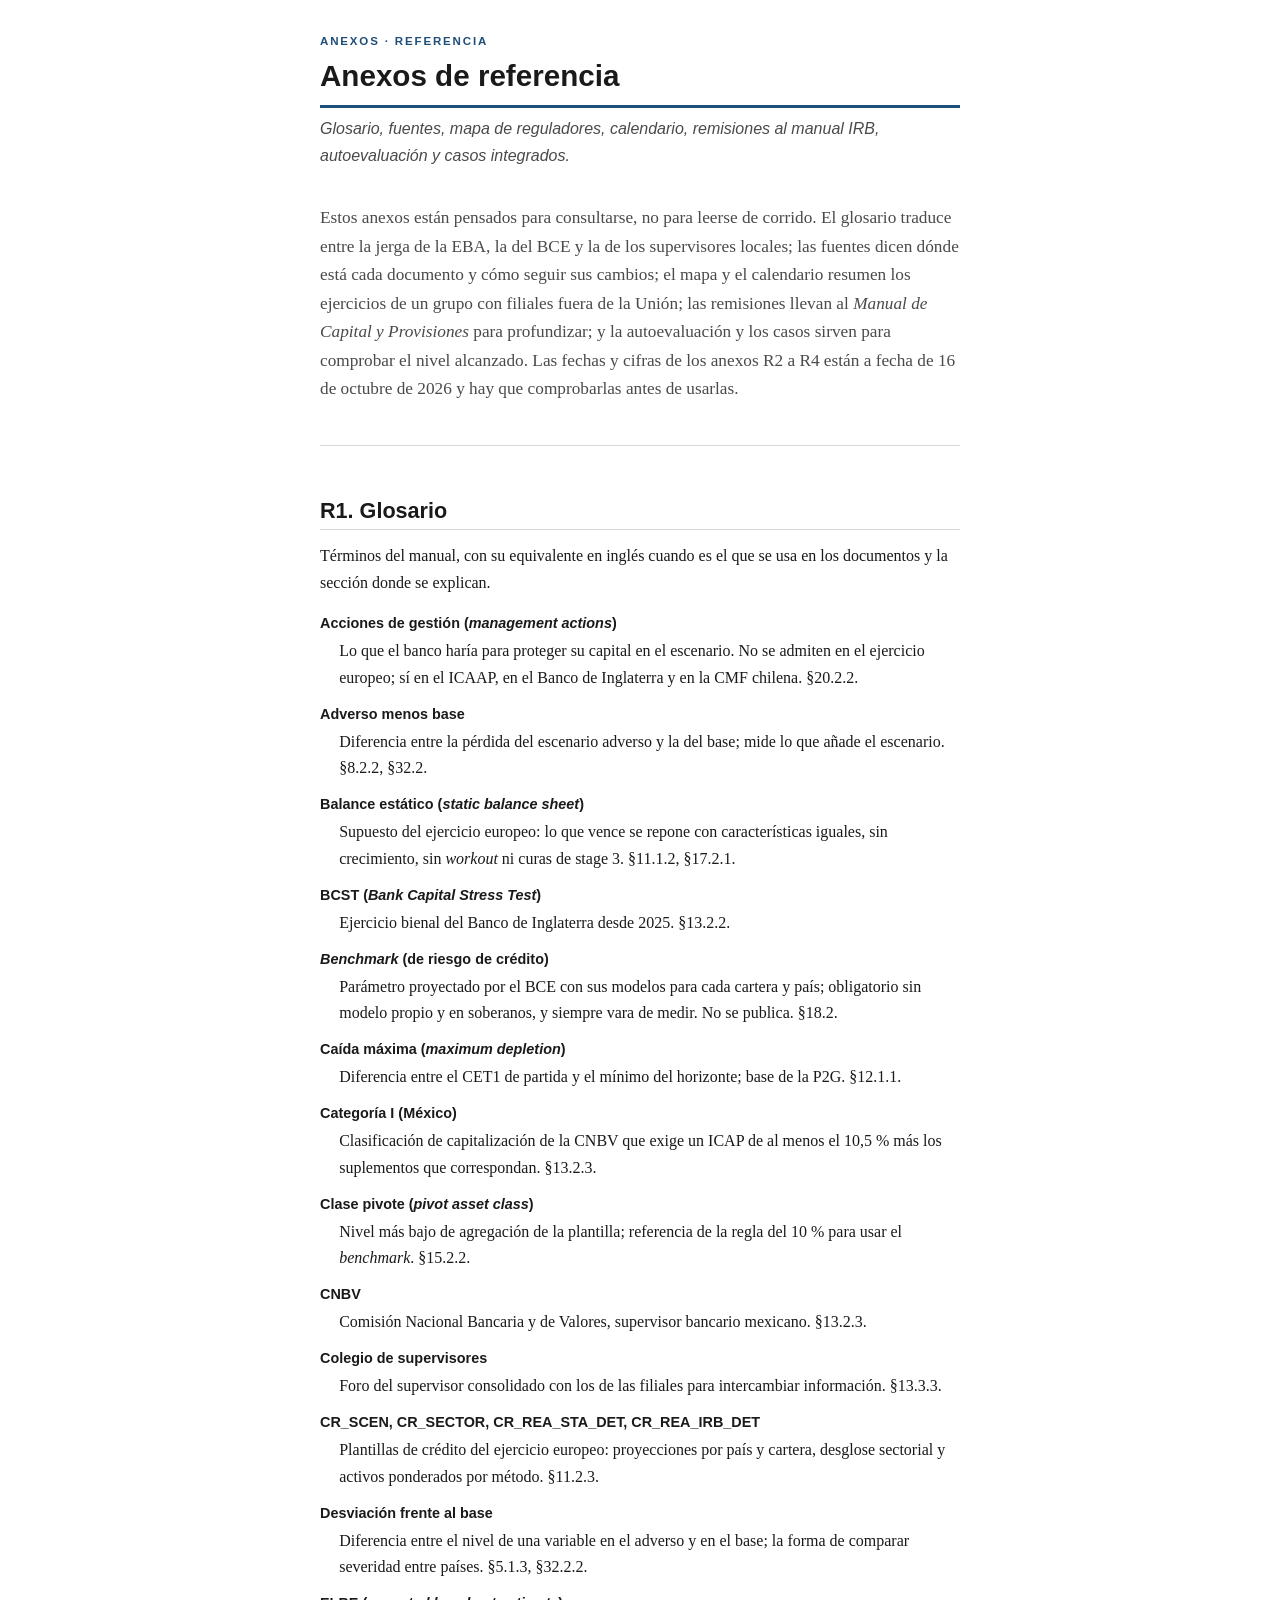
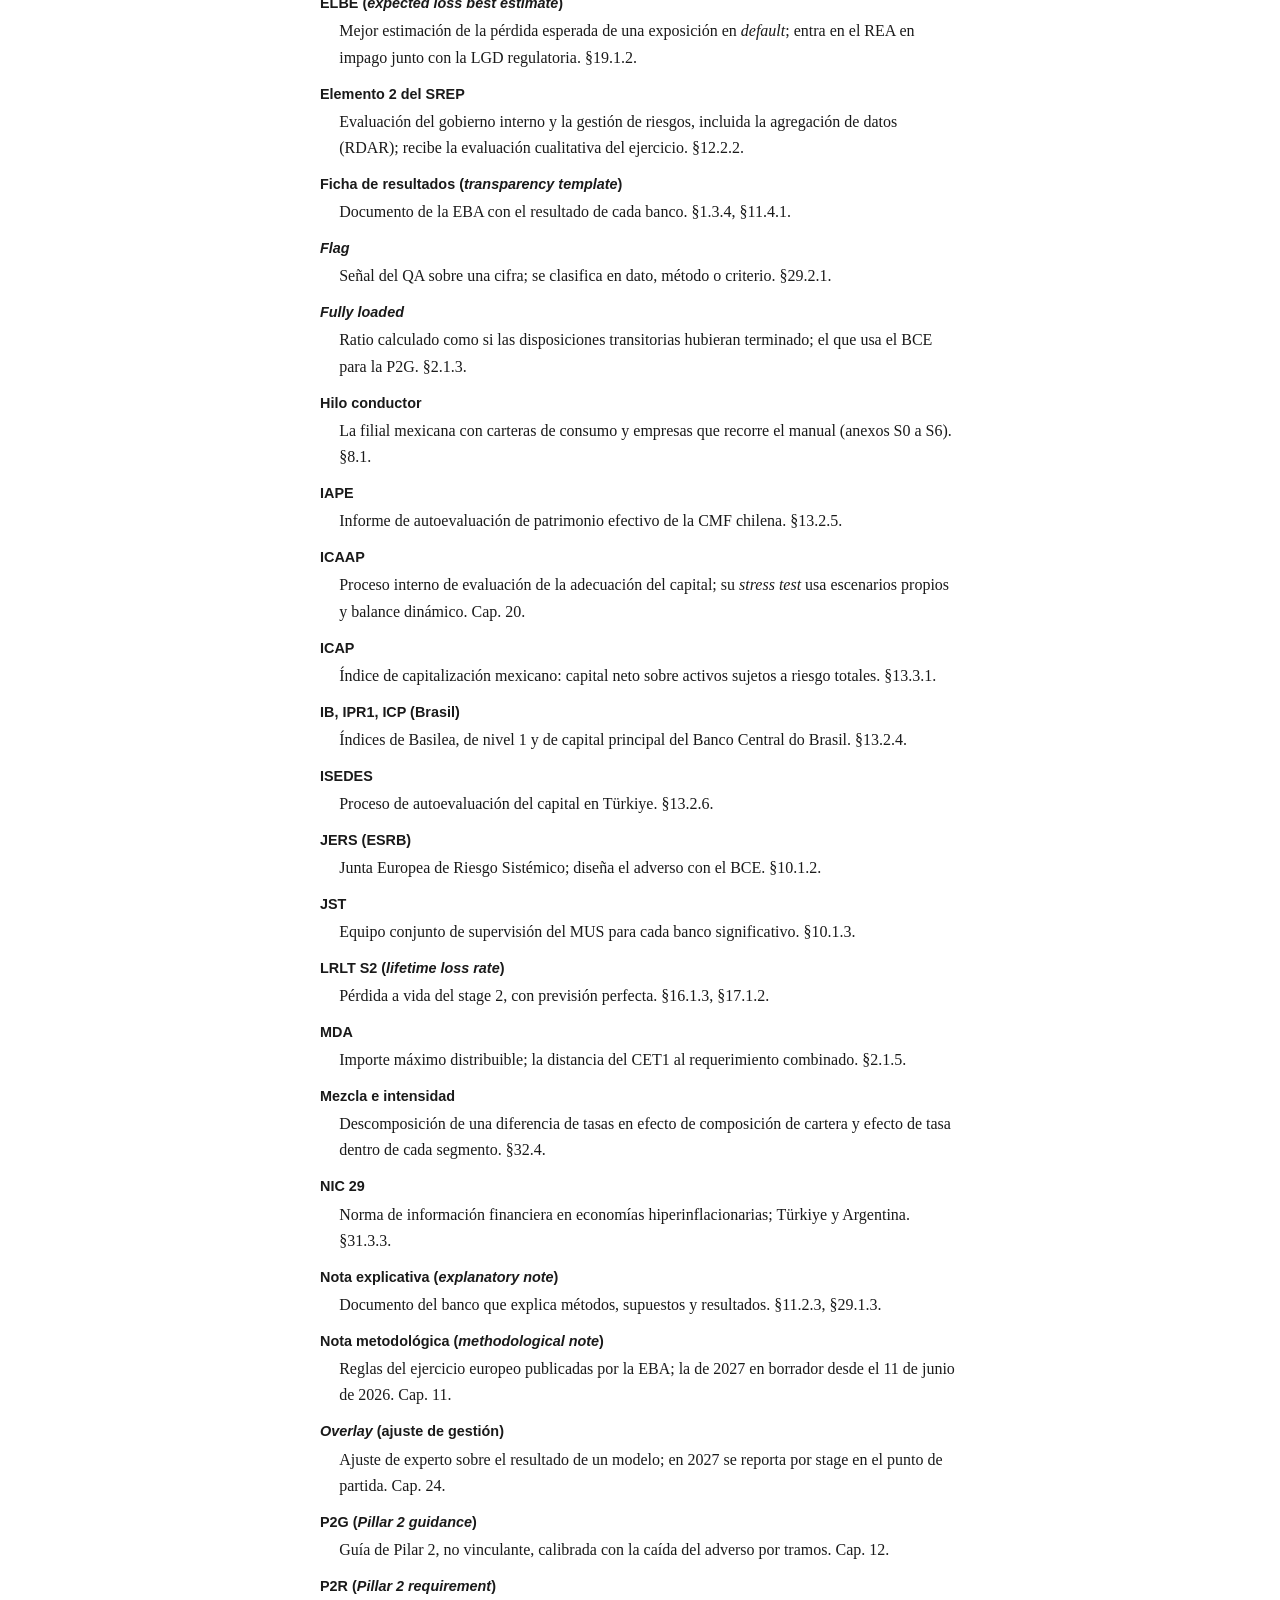
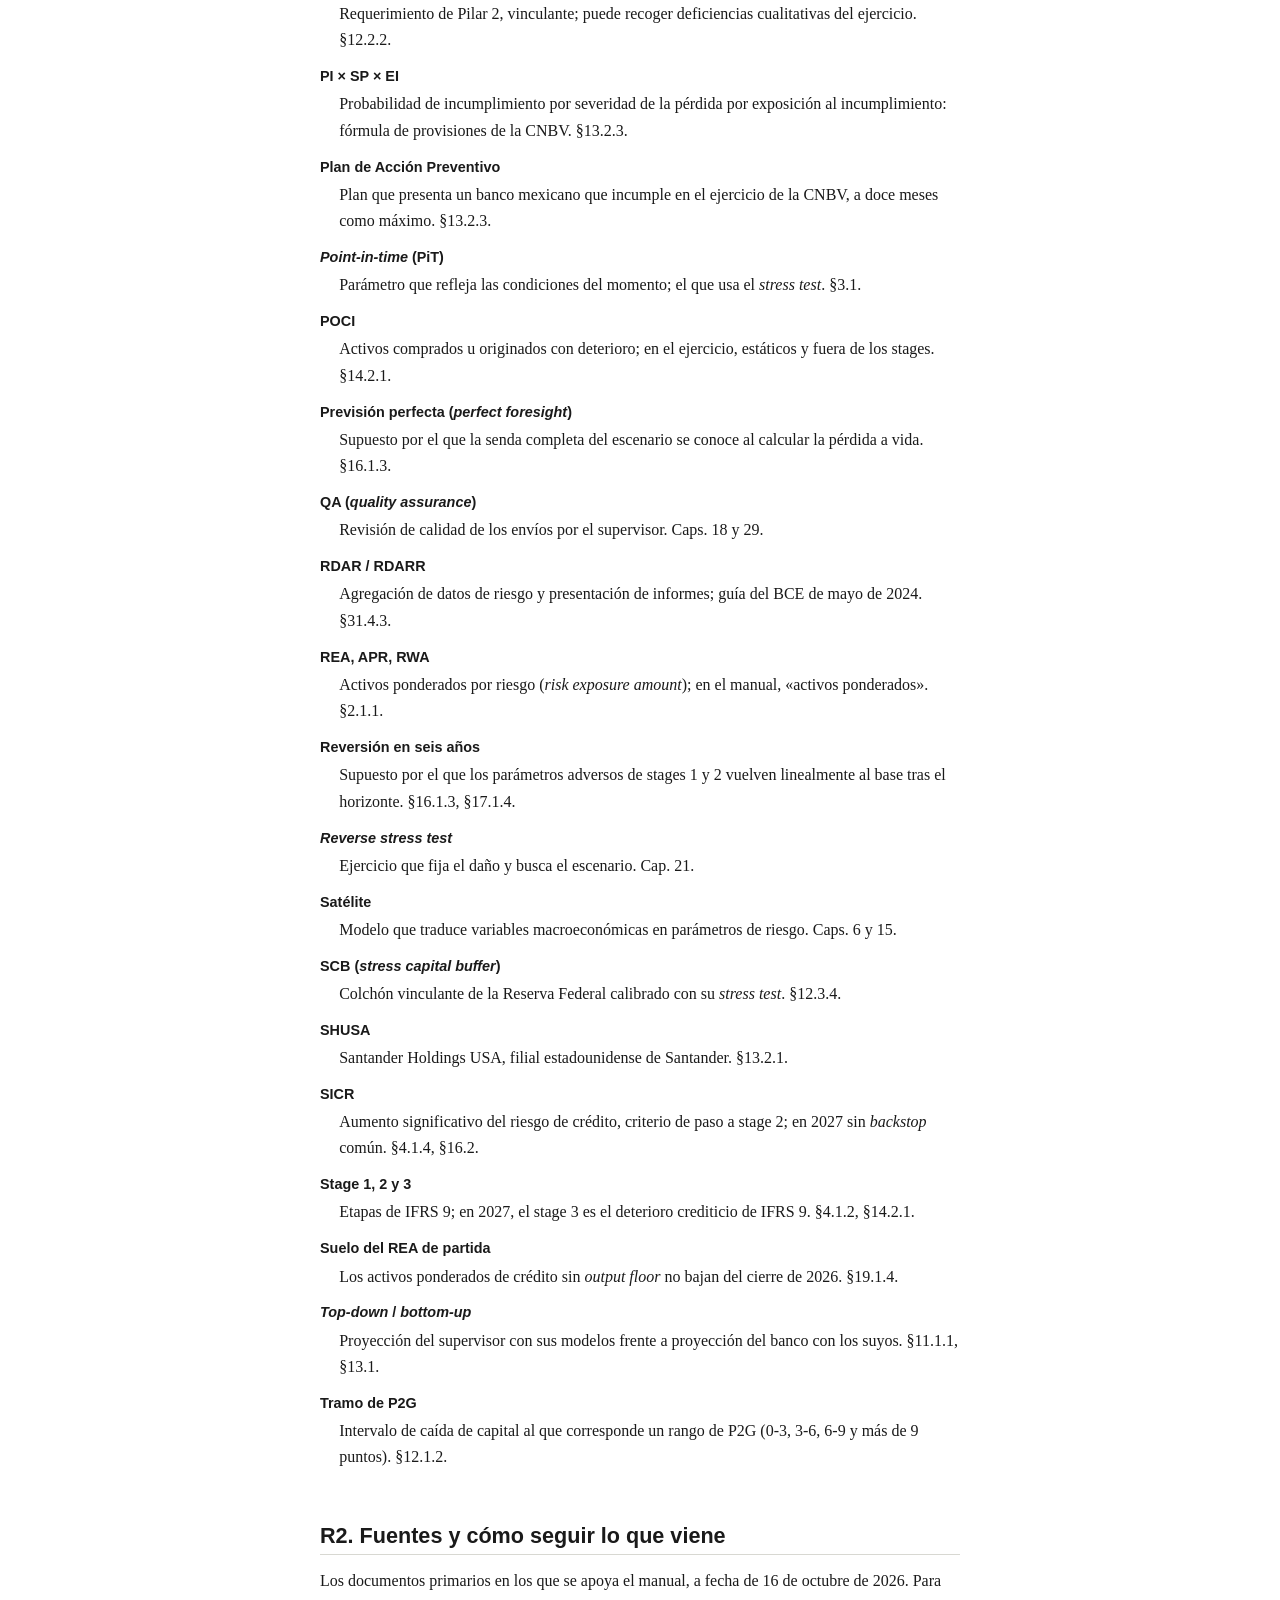
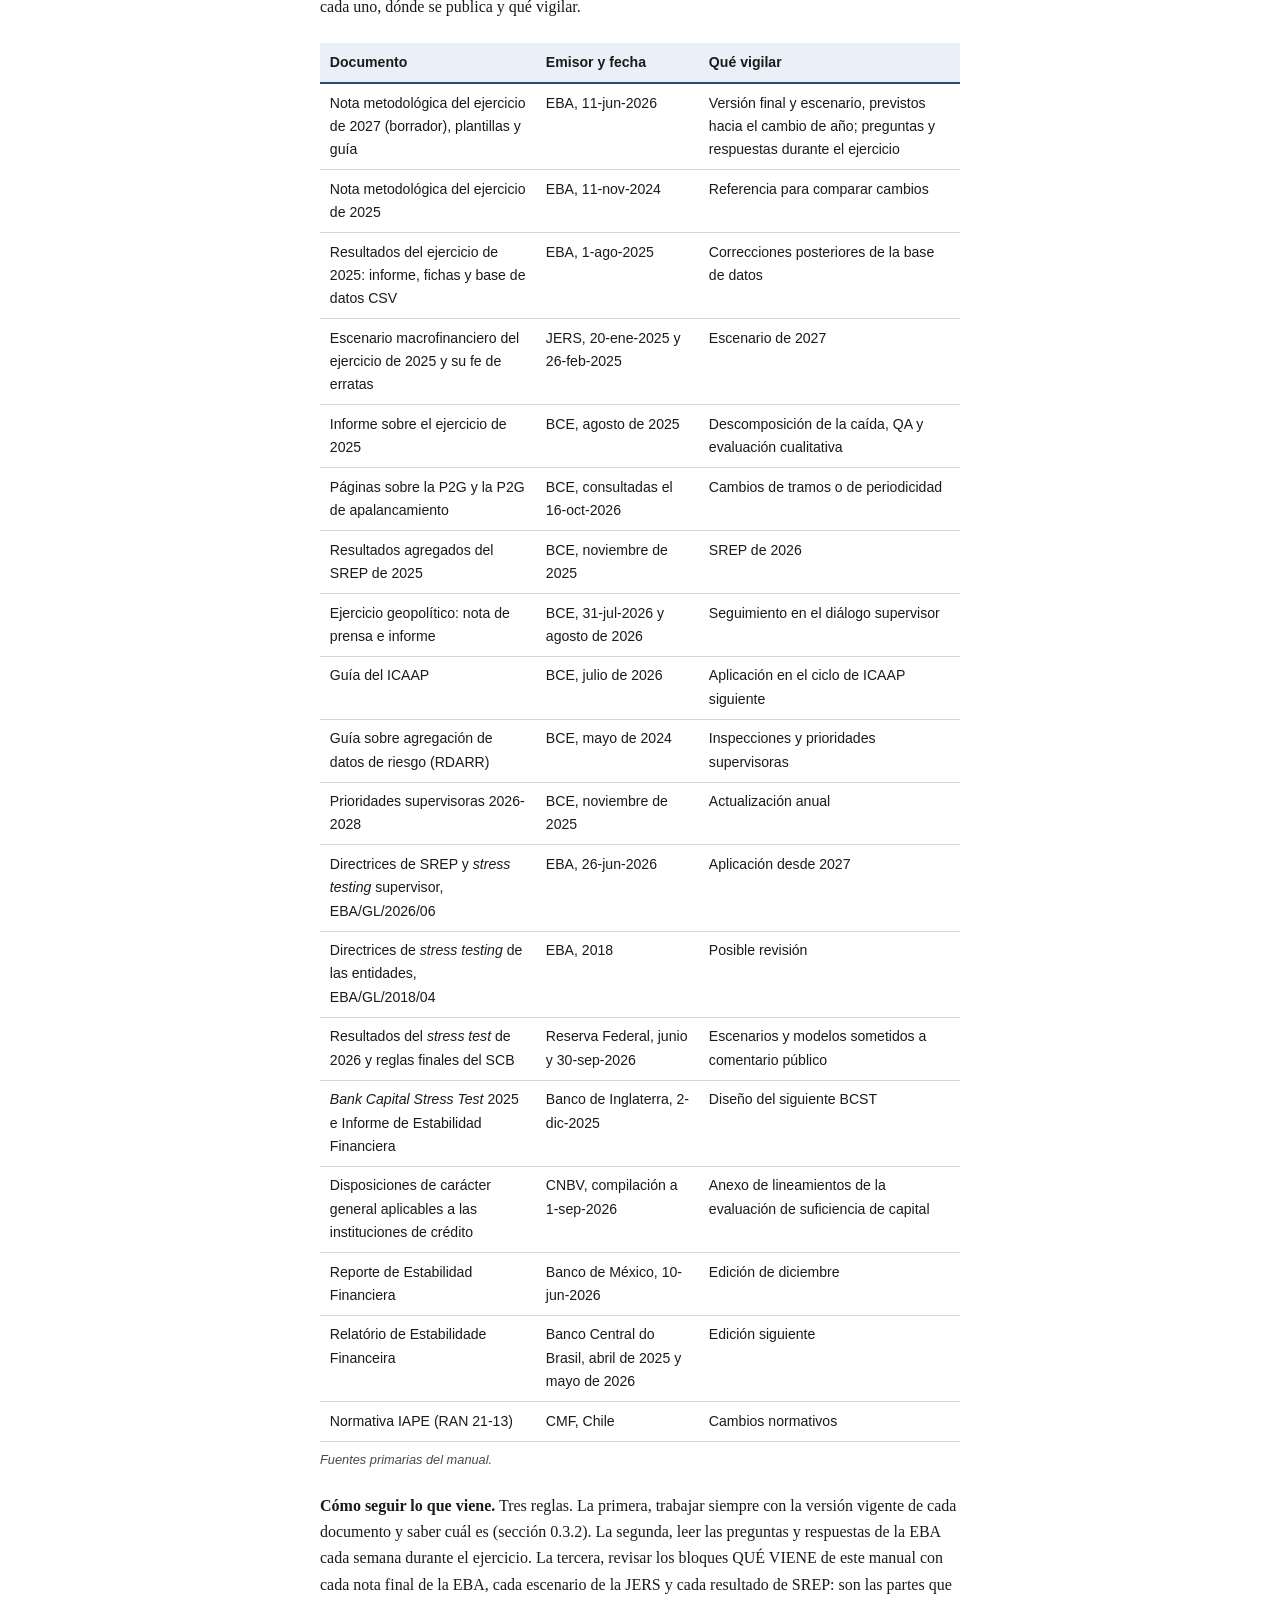
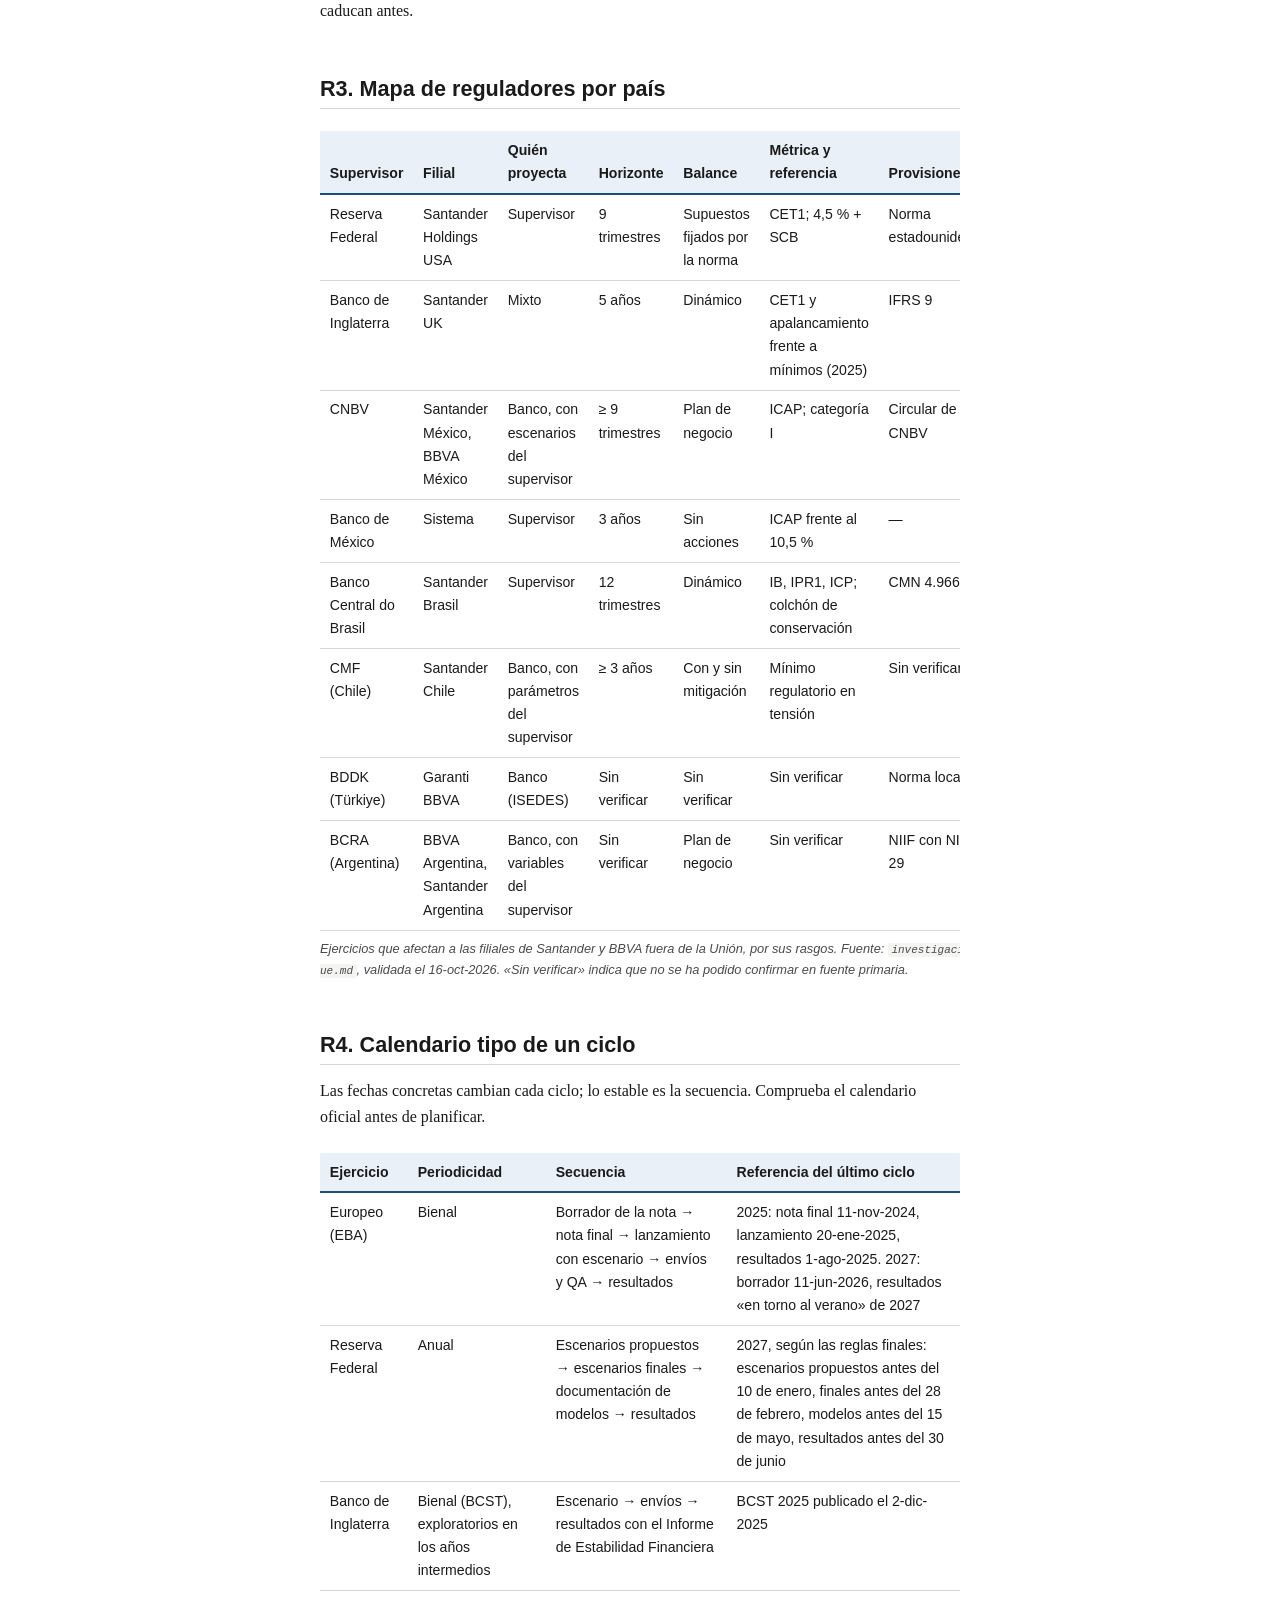
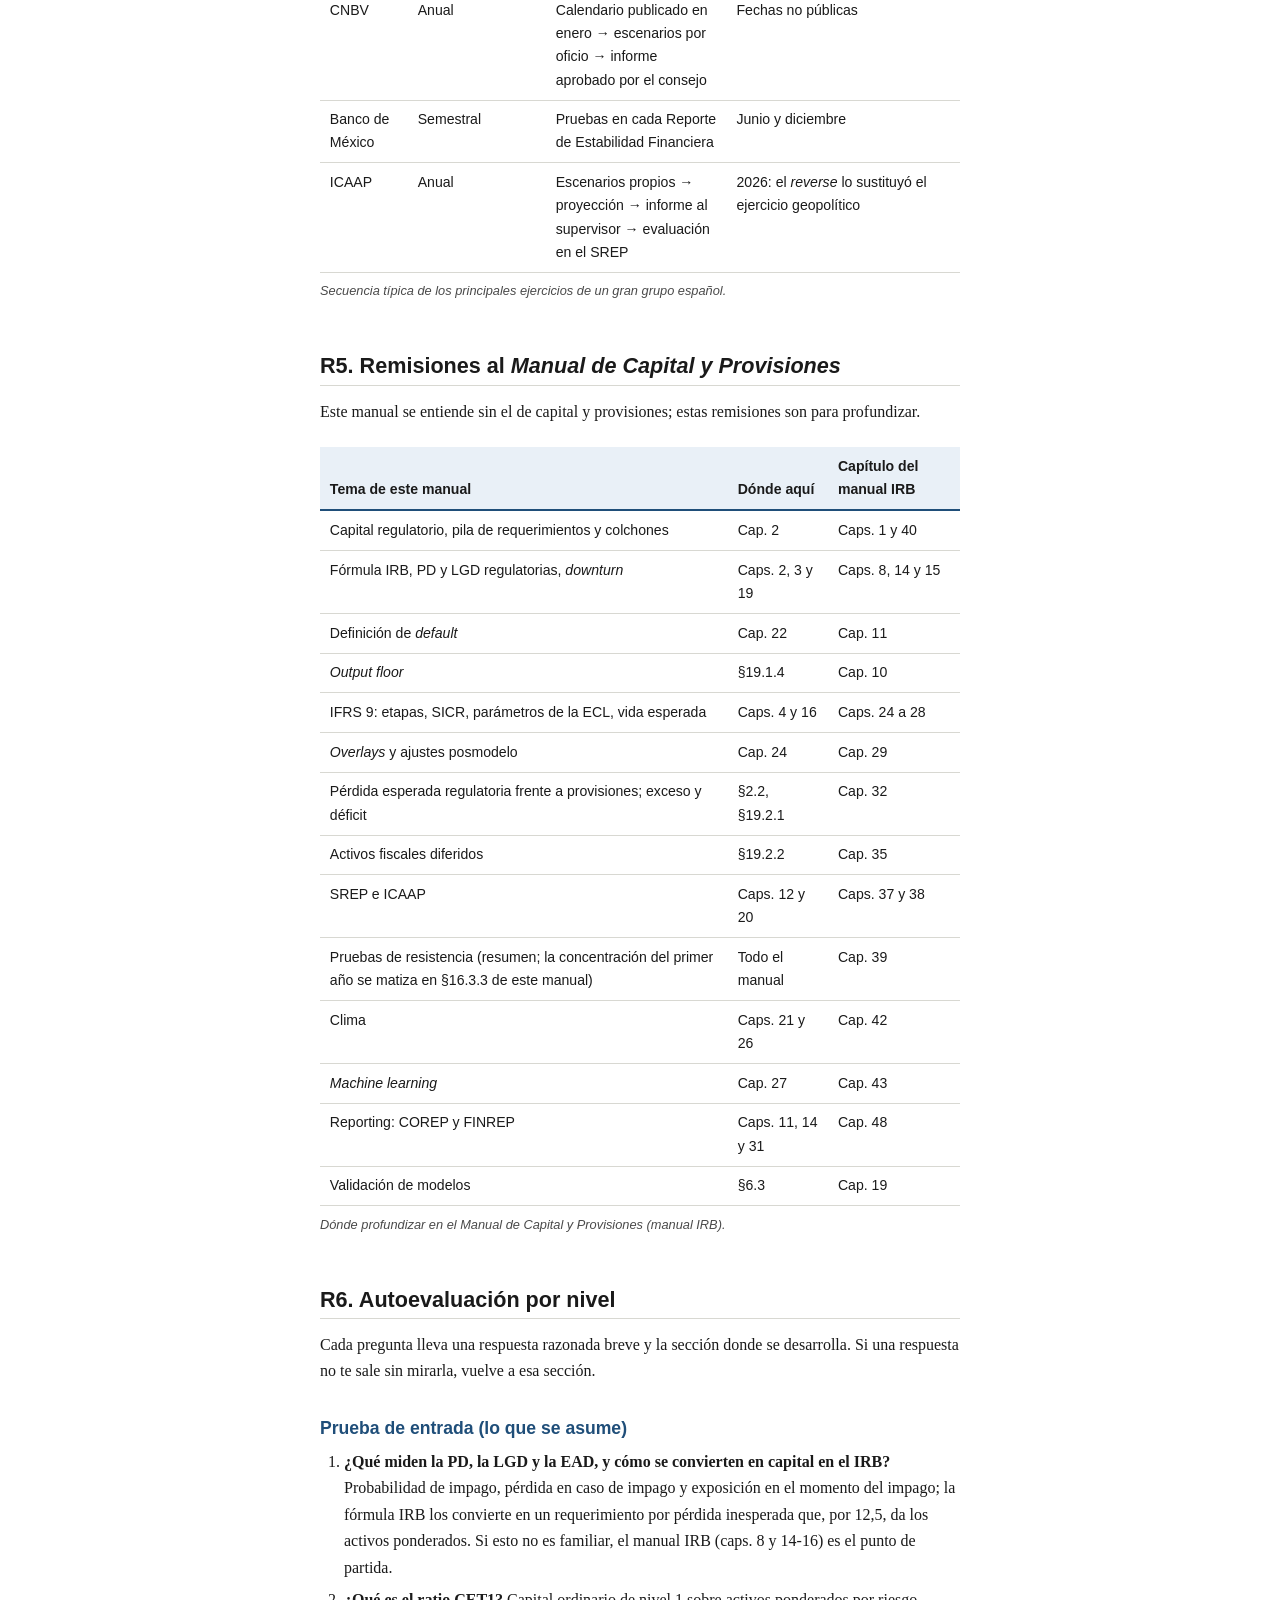
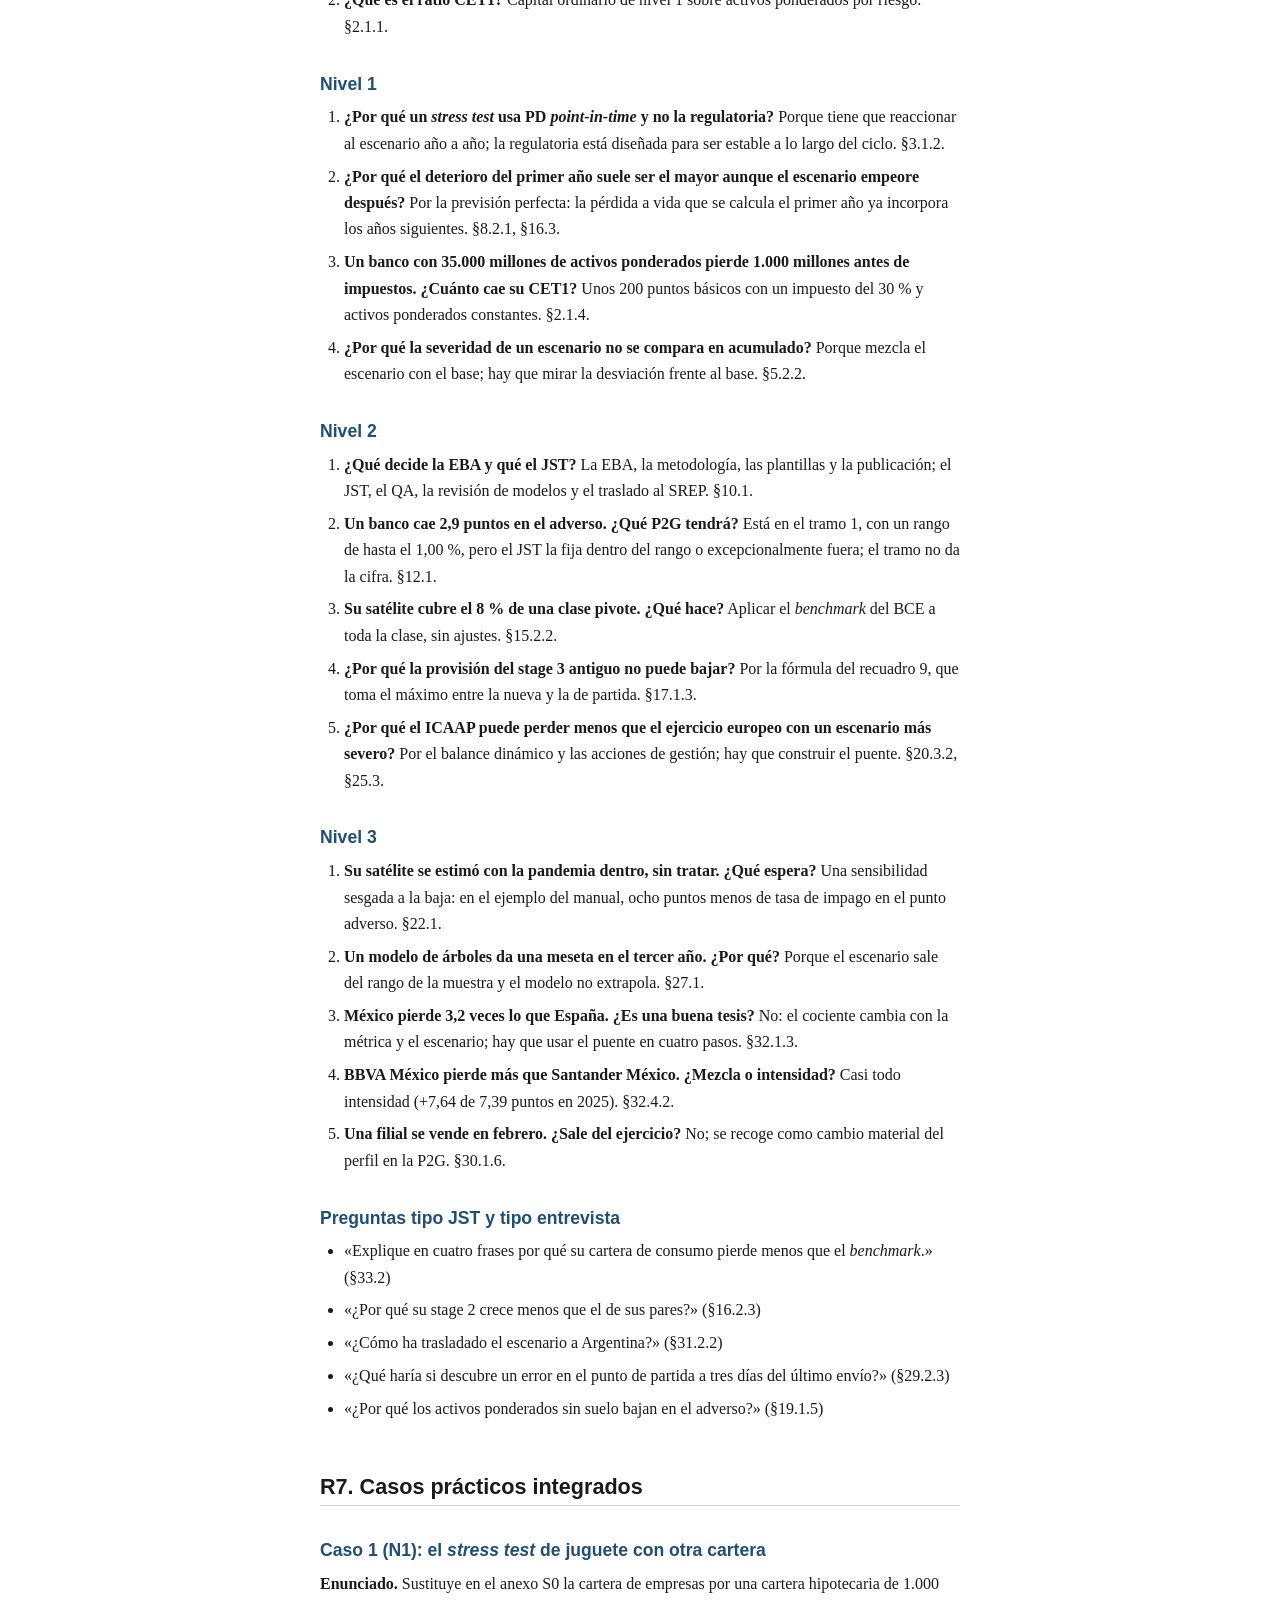
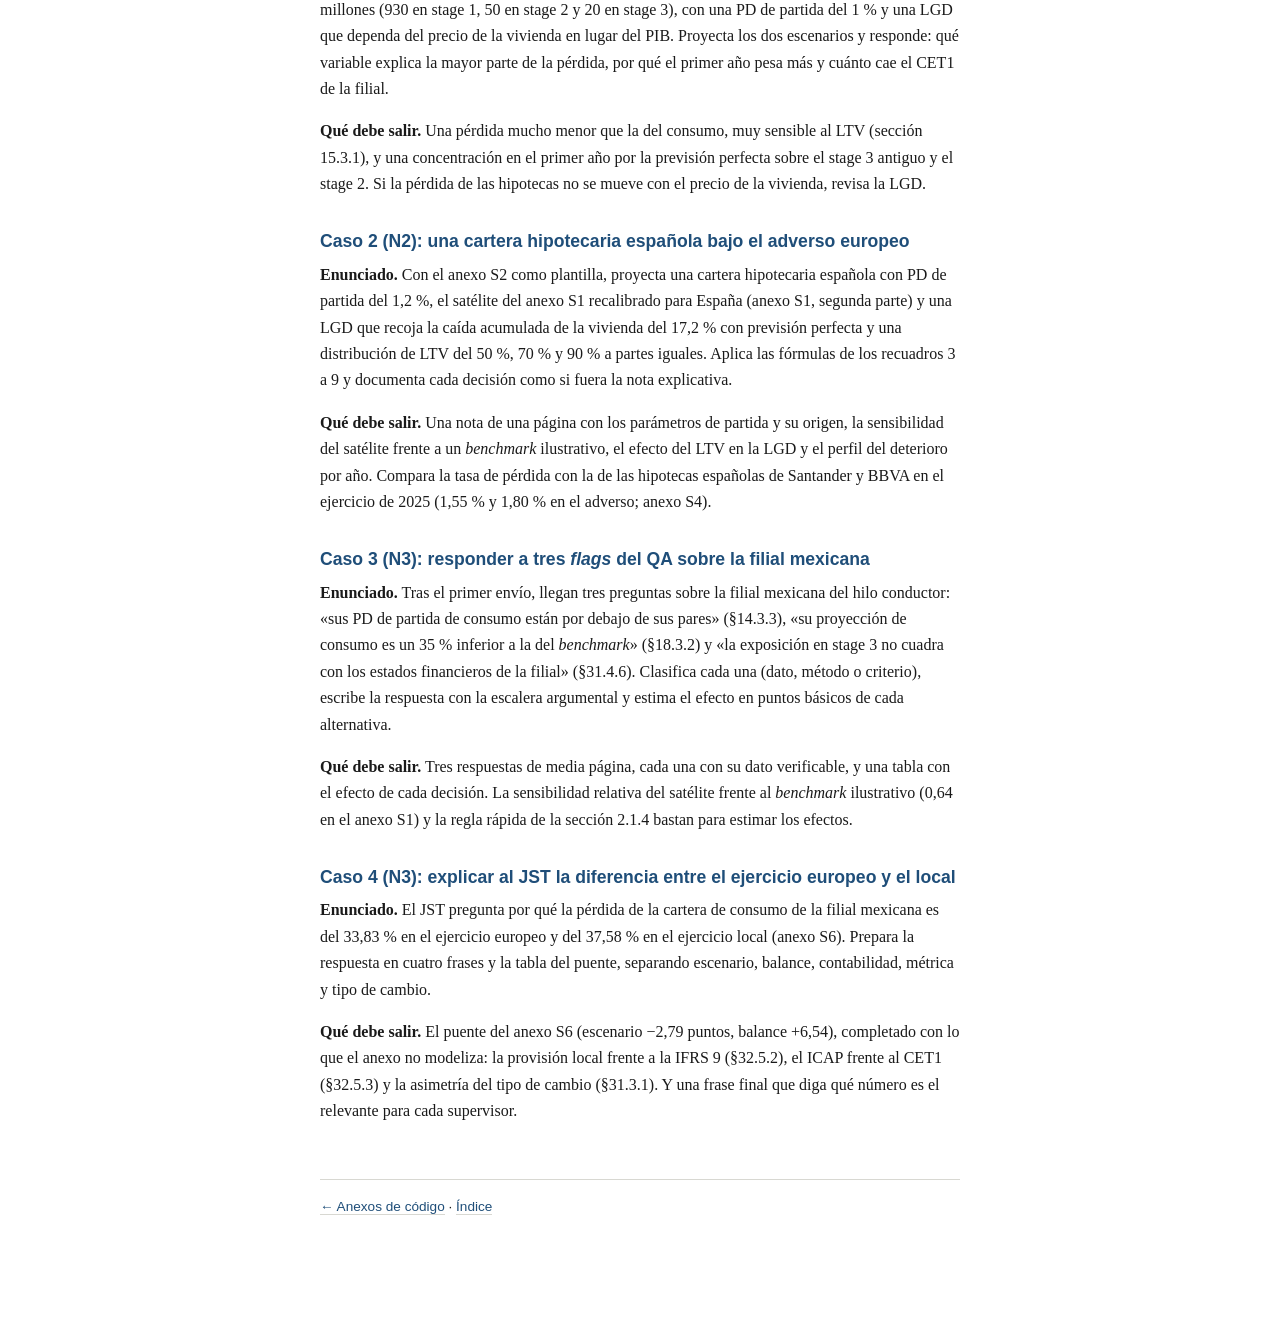
<file: manual/anexos-referencia.html>
<!DOCTYPE html>
<html lang="es">
<head>
<meta charset="utf-8">
<meta name="viewport" content="width=device-width, initial-scale=1">
<title>Anexos de referencia</title>
<link rel="stylesheet" href="estilo.css">
</head>
<body>

<p class="eyebrow">Anexos · Referencia</p>
<h1>Anexos de referencia</h1>
<p class="subtitulo">Glosario, fuentes, mapa de reguladores, calendario, remisiones al manual IRB, autoevaluación y casos integrados.</p>

<p class="lead">Estos anexos están pensados para consultarse, no para leerse de corrido. El glosario traduce entre la jerga de la EBA, la del BCE y la de los supervisores locales; las fuentes dicen dónde está cada documento y cómo seguir sus cambios; el mapa y el calendario resumen los ejercicios de un grupo con filiales fuera de la Unión; las remisiones llevan al <i>Manual de Capital y Provisiones</i> para profundizar; y la autoevaluación y los casos sirven para comprobar el nivel alcanzado. Las fechas y cifras de los anexos R2 a R4 están a fecha de 16 de octubre de 2026 y hay que comprobarlas antes de usarlas.</p>

<hr/>

<!-- ============================================================ -->
<h2 id="R1">R1. Glosario</h2>

<p>Términos del manual, con su equivalente en inglés cuando es el que se usa en los documentos y la sección donde se explican.</p>

<dl class="glosario">
<dt>Acciones de gestión (<i>management actions</i>)</dt><dd>Lo que el banco haría para proteger su capital en el escenario. No se admiten en el ejercicio europeo; sí en el ICAAP, en el Banco de Inglaterra y en la CMF chilena. §20.2.2.</dd>
<dt>Adverso menos base</dt><dd>Diferencia entre la pérdida del escenario adverso y la del base; mide lo que añade el escenario. §8.2.2, §32.2.</dd>
<dt>Balance estático (<i>static balance sheet</i>)</dt><dd>Supuesto del ejercicio europeo: lo que vence se repone con características iguales, sin crecimiento, sin <i>workout</i> ni curas de stage 3. §11.1.2, §17.2.1.</dd>
<dt>BCST (<i>Bank Capital Stress Test</i>)</dt><dd>Ejercicio bienal del Banco de Inglaterra desde 2025. §13.2.2.</dd>
<dt><i>Benchmark</i> (de riesgo de crédito)</dt><dd>Parámetro proyectado por el BCE con sus modelos para cada cartera y país; obligatorio sin modelo propio y en soberanos, y siempre vara de medir. No se publica. §18.2.</dd>
<dt>Caída máxima (<i>maximum depletion</i>)</dt><dd>Diferencia entre el CET1 de partida y el mínimo del horizonte; base de la P2G. §12.1.1.</dd>
<dt>Categoría I (México)</dt><dd>Clasificación de capitalización de la CNBV que exige un ICAP de al menos el 10,5 % más los suplementos que correspondan. §13.2.3.</dd>
<dt>Clase pivote (<i>pivot asset class</i>)</dt><dd>Nivel más bajo de agregación de la plantilla; referencia de la regla del 10 % para usar el <i>benchmark</i>. §15.2.2.</dd>
<dt>CNBV</dt><dd>Comisión Nacional Bancaria y de Valores, supervisor bancario mexicano. §13.2.3.</dd>
<dt>Colegio de supervisores</dt><dd>Foro del supervisor consolidado con los de las filiales para intercambiar información. §13.3.3.</dd>
<dt>CR_SCEN, CR_SECTOR, CR_REA_STA_DET, CR_REA_IRB_DET</dt><dd>Plantillas de crédito del ejercicio europeo: proyecciones por país y cartera, desglose sectorial y activos ponderados por método. §11.2.3.</dd>
<dt>Desviación frente al base</dt><dd>Diferencia entre el nivel de una variable en el adverso y en el base; la forma de comparar severidad entre países. §5.1.3, §32.2.2.</dd>
<dt>ELBE (<i>expected loss best estimate</i>)</dt><dd>Mejor estimación de la pérdida esperada de una exposición en <i>default</i>; entra en el REA en impago junto con la LGD regulatoria. §19.1.2.</dd>
<dt>Elemento 2 del SREP</dt><dd>Evaluación del gobierno interno y la gestión de riesgos, incluida la agregación de datos (RDAR); recibe la evaluación cualitativa del ejercicio. §12.2.2.</dd>
<dt>Ficha de resultados (<i>transparency template</i>)</dt><dd>Documento de la EBA con el resultado de cada banco. §1.3.4, §11.4.1.</dd>
<dt><i>Flag</i></dt><dd>Señal del QA sobre una cifra; se clasifica en dato, método o criterio. §29.2.1.</dd>
<dt><i>Fully loaded</i></dt><dd>Ratio calculado como si las disposiciones transitorias hubieran terminado; el que usa el BCE para la P2G. §2.1.3.</dd>
<dt>Hilo conductor</dt><dd>La filial mexicana con carteras de consumo y empresas que recorre el manual (anexos S0 a S6). §8.1.</dd>
<dt>IAPE</dt><dd>Informe de autoevaluación de patrimonio efectivo de la CMF chilena. §13.2.5.</dd>
<dt>ICAAP</dt><dd>Proceso interno de evaluación de la adecuación del capital; su <i>stress test</i> usa escenarios propios y balance dinámico. Cap. 20.</dd>
<dt>ICAP</dt><dd>Índice de capitalización mexicano: capital neto sobre activos sujetos a riesgo totales. §13.3.1.</dd>
<dt>IB, IPR1, ICP (Brasil)</dt><dd>Índices de Basilea, de nivel 1 y de capital principal del Banco Central do Brasil. §13.2.4.</dd>
<dt>ISEDES</dt><dd>Proceso de autoevaluación del capital en Türkiye. §13.2.6.</dd>
<dt>JERS (ESRB)</dt><dd>Junta Europea de Riesgo Sistémico; diseña el adverso con el BCE. §10.1.2.</dd>
<dt>JST</dt><dd>Equipo conjunto de supervisión del MUS para cada banco significativo. §10.1.3.</dd>
<dt>LRLT S2 (<i>lifetime loss rate</i>)</dt><dd>Pérdida a vida del stage 2, con previsión perfecta. §16.1.3, §17.1.2.</dd>
<dt>MDA</dt><dd>Importe máximo distribuible; la distancia del CET1 al requerimiento combinado. §2.1.5.</dd>
<dt>Mezcla e intensidad</dt><dd>Descomposición de una diferencia de tasas en efecto de composición de cartera y efecto de tasa dentro de cada segmento. §32.4.</dd>
<dt>NIC 29</dt><dd>Norma de información financiera en economías hiperinflacionarias; Türkiye y Argentina. §31.3.3.</dd>
<dt>Nota explicativa (<i>explanatory note</i>)</dt><dd>Documento del banco que explica métodos, supuestos y resultados. §11.2.3, §29.1.3.</dd>
<dt>Nota metodológica (<i>methodological note</i>)</dt><dd>Reglas del ejercicio europeo publicadas por la EBA; la de 2027 en borrador desde el 11 de junio de 2026. Cap. 11.</dd>
<dt><i>Overlay</i> (ajuste de gestión)</dt><dd>Ajuste de experto sobre el resultado de un modelo; en 2027 se reporta por stage en el punto de partida. Cap. 24.</dd>
<dt>P2G (<i>Pillar 2 guidance</i>)</dt><dd>Guía de Pilar 2, no vinculante, calibrada con la caída del adverso por tramos. Cap. 12.</dd>
<dt>P2R (<i>Pillar 2 requirement</i>)</dt><dd>Requerimiento de Pilar 2, vinculante; puede recoger deficiencias cualitativas del ejercicio. §12.2.2.</dd>
<dt>PI × SP × EI</dt><dd>Probabilidad de incumplimiento por severidad de la pérdida por exposición al incumplimiento: fórmula de provisiones de la CNBV. §13.2.3.</dd>
<dt>Plan de Acción Preventivo</dt><dd>Plan que presenta un banco mexicano que incumple en el ejercicio de la CNBV, a doce meses como máximo. §13.2.3.</dd>
<dt><i>Point-in-time</i> (PiT)</dt><dd>Parámetro que refleja las condiciones del momento; el que usa el <i>stress test</i>. §3.1.</dd>
<dt>POCI</dt><dd>Activos comprados u originados con deterioro; en el ejercicio, estáticos y fuera de los stages. §14.2.1.</dd>
<dt>Previsión perfecta (<i>perfect foresight</i>)</dt><dd>Supuesto por el que la senda completa del escenario se conoce al calcular la pérdida a vida. §16.1.3.</dd>
<dt>QA (<i>quality assurance</i>)</dt><dd>Revisión de calidad de los envíos por el supervisor. Caps. 18 y 29.</dd>
<dt>RDAR / RDARR</dt><dd>Agregación de datos de riesgo y presentación de informes; guía del BCE de mayo de 2024. §31.4.3.</dd>
<dt>REA, APR, RWA</dt><dd>Activos ponderados por riesgo (<i>risk exposure amount</i>); en el manual, «activos ponderados». §2.1.1.</dd>
<dt>Reversión en seis años</dt><dd>Supuesto por el que los parámetros adversos de stages 1 y 2 vuelven linealmente al base tras el horizonte. §16.1.3, §17.1.4.</dd>
<dt><i>Reverse stress test</i></dt><dd>Ejercicio que fija el daño y busca el escenario. Cap. 21.</dd>
<dt>Satélite</dt><dd>Modelo que traduce variables macroeconómicas en parámetros de riesgo. Caps. 6 y 15.</dd>
<dt>SCB (<i>stress capital buffer</i>)</dt><dd>Colchón vinculante de la Reserva Federal calibrado con su <i>stress test</i>. §12.3.4.</dd>
<dt>SHUSA</dt><dd>Santander Holdings USA, filial estadounidense de Santander. §13.2.1.</dd>
<dt>SICR</dt><dd>Aumento significativo del riesgo de crédito, criterio de paso a stage 2; en 2027 sin <i>backstop</i> común. §4.1.4, §16.2.</dd>
<dt>Stage 1, 2 y 3</dt><dd>Etapas de IFRS 9; en 2027, el stage 3 es el deterioro crediticio de IFRS 9. §4.1.2, §14.2.1.</dd>
<dt>Suelo del REA de partida</dt><dd>Los activos ponderados de crédito sin <i>output floor</i> no bajan del cierre de 2026. §19.1.4.</dd>
<dt><i>Top-down</i> / <i>bottom-up</i></dt><dd>Proyección del supervisor con sus modelos frente a proyección del banco con los suyos. §11.1.1, §13.1.</dd>
<dt>Tramo de P2G</dt><dd>Intervalo de caída de capital al que corresponde un rango de P2G (0-3, 3-6, 6-9 y más de 9 puntos). §12.1.2.</dd>
</dl>

<!-- ============================================================ -->
<h2 id="R2">R2. Fuentes y cómo seguir lo que viene</h2>

<p>Los documentos primarios en los que se apoya el manual, a fecha de 16 de octubre de 2026. Para cada uno, dónde se publica y qué vigilar.</p>

<div class="tabla-scroll">
<table>
<caption>Fuentes primarias del manual.</caption>
<thead><tr><th>Documento</th><th>Emisor y fecha</th><th>Qué vigilar</th></tr></thead>
<tbody>
<tr><td>Nota metodológica del ejercicio de 2027 (borrador), plantillas y guía</td><td>EBA, 11-jun-2026</td><td>Versión final y escenario, previstos hacia el cambio de año; preguntas y respuestas durante el ejercicio</td></tr>
<tr><td>Nota metodológica del ejercicio de 2025</td><td>EBA, 11-nov-2024</td><td>Referencia para comparar cambios</td></tr>
<tr><td>Resultados del ejercicio de 2025: informe, fichas y base de datos CSV</td><td>EBA, 1-ago-2025</td><td>Correcciones posteriores de la base de datos</td></tr>
<tr><td>Escenario macrofinanciero del ejercicio de 2025 y su fe de erratas</td><td>JERS, 20-ene-2025 y 26-feb-2025</td><td>Escenario de 2027</td></tr>
<tr><td>Informe sobre el ejercicio de 2025</td><td>BCE, agosto de 2025</td><td>Descomposición de la caída, QA y evaluación cualitativa</td></tr>
<tr><td>Páginas sobre la P2G y la P2G de apalancamiento</td><td>BCE, consultadas el 16-oct-2026</td><td>Cambios de tramos o de periodicidad</td></tr>
<tr><td>Resultados agregados del SREP de 2025</td><td>BCE, noviembre de 2025</td><td>SREP de 2026</td></tr>
<tr><td>Ejercicio geopolítico: nota de prensa e informe</td><td>BCE, 31-jul-2026 y agosto de 2026</td><td>Seguimiento en el diálogo supervisor</td></tr>
<tr><td>Guía del ICAAP</td><td>BCE, julio de 2026</td><td>Aplicación en el ciclo de ICAAP siguiente</td></tr>
<tr><td>Guía sobre agregación de datos de riesgo (RDARR)</td><td>BCE, mayo de 2024</td><td>Inspecciones y prioridades supervisoras</td></tr>
<tr><td>Prioridades supervisoras 2026-2028</td><td>BCE, noviembre de 2025</td><td>Actualización anual</td></tr>
<tr><td>Directrices de SREP y <i>stress testing</i> supervisor, EBA/GL/2026/06</td><td>EBA, 26-jun-2026</td><td>Aplicación desde 2027</td></tr>
<tr><td>Directrices de <i>stress testing</i> de las entidades, EBA/GL/2018/04</td><td>EBA, 2018</td><td>Posible revisión</td></tr>
<tr><td>Resultados del <i>stress test</i> de 2026 y reglas finales del SCB</td><td>Reserva Federal, junio y 30-sep-2026</td><td>Escenarios y modelos sometidos a comentario público</td></tr>
<tr><td><i>Bank Capital Stress Test</i> 2025 e Informe de Estabilidad Financiera</td><td>Banco de Inglaterra, 2-dic-2025</td><td>Diseño del siguiente BCST</td></tr>
<tr><td>Disposiciones de carácter general aplicables a las instituciones de crédito</td><td>CNBV, compilación a 1-sep-2026</td><td>Anexo de lineamientos de la evaluación de suficiencia de capital</td></tr>
<tr><td>Reporte de Estabilidad Financiera</td><td>Banco de México, 10-jun-2026</td><td>Edición de diciembre</td></tr>
<tr><td>Relatório de Estabilidade Financeira</td><td>Banco Central do Brasil, abril de 2025 y mayo de 2026</td><td>Edición siguiente</td></tr>
<tr><td>Normativa IAPE (RAN 21-13)</td><td>CMF, Chile</td><td>Cambios normativos</td></tr>
</tbody>
</table>
</div>

<p><strong>Cómo seguir lo que viene.</strong> Tres reglas. La primera, trabajar siempre con la versión vigente de cada documento y saber cuál es (sección 0.3.2). La segunda, leer las preguntas y respuestas de la EBA cada semana durante el ejercicio. La tercera, revisar los bloques QUÉ VIENE de este manual con cada nota final de la EBA, cada escenario de la JERS y cada resultado de SREP: son las partes que caducan antes.</p>

<!-- ============================================================ -->
<h2 id="R3">R3. Mapa de reguladores por país</h2>

<div class="tabla-scroll">
<table>
<caption>Ejercicios que afectan a las filiales de Santander y BBVA fuera de la Unión, por sus rasgos. Fuente: <code>investigacion/reguladores-no-ue.md</code>, validada el 16-oct-2026. «Sin verificar» indica que no se ha podido confirmar en fuente primaria.</caption>
<thead><tr><th>Supervisor</th><th>Filial</th><th>Quién proyecta</th><th>Horizonte</th><th>Balance</th><th>Métrica y referencia</th><th>Provisiones</th><th>Publicación por banco</th></tr></thead>
<tbody>
<tr><td>Reserva Federal</td><td>Santander Holdings USA</td><td>Supervisor</td><td>9 trimestres</td><td>Supuestos fijados por la norma</td><td>CET1; 4,5 % + SCB</td><td>Norma estadounidense</td><td>Sí</td></tr>
<tr><td>Banco de Inglaterra</td><td>Santander UK</td><td>Mixto</td><td>5 años</td><td>Dinámico</td><td>CET1 y apalancamiento frente a mínimos (2025)</td><td>IFRS 9</td><td>Sí</td></tr>
<tr><td>CNBV</td><td>Santander México, BBVA México</td><td>Banco, con escenarios del supervisor</td><td>≥ 9 trimestres</td><td>Plan de negocio</td><td>ICAP; categoría I</td><td>Circular de la CNBV</td><td>No</td></tr>
<tr><td>Banco de México</td><td>Sistema</td><td>Supervisor</td><td>3 años</td><td>Sin acciones</td><td>ICAP frente al 10,5 %</td><td>&mdash;</td><td>No (sistema)</td></tr>
<tr><td>Banco Central do Brasil</td><td>Santander Brasil</td><td>Supervisor</td><td>12 trimestres</td><td>Dinámico</td><td>IB, IPR1, ICP; colchón de conservación</td><td>CMN 4.966</td><td>No (sistema)</td></tr>
<tr><td>CMF (Chile)</td><td>Santander Chile</td><td>Banco, con parámetros del supervisor</td><td>≥ 3 años</td><td>Con y sin mitigación</td><td>Mínimo regulatorio en tensión</td><td>Sin verificar</td><td>No</td></tr>
<tr><td>BDDK (Türkiye)</td><td>Garanti BBVA</td><td>Banco (ISEDES)</td><td>Sin verificar</td><td>Sin verificar</td><td>Sin verificar</td><td>Norma local</td><td>Sin verificar</td></tr>
<tr><td>BCRA (Argentina)</td><td>BBVA Argentina, Santander Argentina</td><td>Banco, con variables del supervisor</td><td>Sin verificar</td><td>Plan de negocio</td><td>Sin verificar</td><td>NIIF con NIC 29</td><td>Sin verificar</td></tr>
</tbody>
</table>
</div>

<!-- ============================================================ -->
<h2 id="R4">R4. Calendario tipo de un ciclo</h2>

<p>Las fechas concretas cambian cada ciclo; lo estable es la secuencia. Comprueba el calendario oficial antes de planificar.</p>

<div class="tabla-scroll">
<table>
<caption>Secuencia típica de los principales ejercicios de un gran grupo español.</caption>
<thead><tr><th>Ejercicio</th><th>Periodicidad</th><th>Secuencia</th><th>Referencia del último ciclo</th></tr></thead>
<tbody>
<tr><td>Europeo (EBA)</td><td>Bienal</td><td>Borrador de la nota → nota final → lanzamiento con escenario → envíos y QA → resultados</td><td>2025: nota final 11-nov-2024, lanzamiento 20-ene-2025, resultados 1-ago-2025. 2027: borrador 11-jun-2026, resultados «en torno al verano» de 2027</td></tr>
<tr><td>Reserva Federal</td><td>Anual</td><td>Escenarios propuestos → escenarios finales → documentación de modelos → resultados</td><td>2027, según las reglas finales: escenarios propuestos antes del 10 de enero, finales antes del 28 de febrero, modelos antes del 15 de mayo, resultados antes del 30 de junio</td></tr>
<tr><td>Banco de Inglaterra</td><td>Bienal (BCST), exploratorios en los años intermedios</td><td>Escenario → envíos → resultados con el Informe de Estabilidad Financiera</td><td>BCST 2025 publicado el 2-dic-2025</td></tr>
<tr><td>CNBV</td><td>Anual</td><td>Calendario publicado en enero → escenarios por oficio → informe aprobado por el consejo</td><td>Fechas no públicas</td></tr>
<tr><td>Banco de México</td><td>Semestral</td><td>Pruebas en cada Reporte de Estabilidad Financiera</td><td>Junio y diciembre</td></tr>
<tr><td>ICAAP</td><td>Anual</td><td>Escenarios propios → proyección → informe al supervisor → evaluación en el SREP</td><td>2026: el <i>reverse</i> lo sustituyó el ejercicio geopolítico</td></tr>
</tbody>
</table>
</div>

<!-- ============================================================ -->
<h2 id="R5">R5. Remisiones al <i>Manual de Capital y Provisiones</i></h2>

<p>Este manual se entiende sin el de capital y provisiones; estas remisiones son para profundizar.</p>

<div class="tabla-scroll">
<table>
<caption>Dónde profundizar en el <i>Manual de Capital y Provisiones</i> (manual IRB).</caption>
<thead><tr><th>Tema de este manual</th><th>Dónde aquí</th><th>Capítulo del manual IRB</th></tr></thead>
<tbody>
<tr><td>Capital regulatorio, pila de requerimientos y colchones</td><td>Cap. 2</td><td>Caps. 1 y 40</td></tr>
<tr><td>Fórmula IRB, PD y LGD regulatorias, <i>downturn</i></td><td>Caps. 2, 3 y 19</td><td>Caps. 8, 14 y 15</td></tr>
<tr><td>Definición de <i>default</i></td><td>Cap. 22</td><td>Cap. 11</td></tr>
<tr><td><i>Output floor</i></td><td>§19.1.4</td><td>Cap. 10</td></tr>
<tr><td>IFRS 9: etapas, SICR, parámetros de la ECL, vida esperada</td><td>Caps. 4 y 16</td><td>Caps. 24 a 28</td></tr>
<tr><td><i>Overlays</i> y ajustes posmodelo</td><td>Cap. 24</td><td>Cap. 29</td></tr>
<tr><td>Pérdida esperada regulatoria frente a provisiones; exceso y déficit</td><td>§2.2, §19.2.1</td><td>Cap. 32</td></tr>
<tr><td>Activos fiscales diferidos</td><td>§19.2.2</td><td>Cap. 35</td></tr>
<tr><td>SREP e ICAAP</td><td>Caps. 12 y 20</td><td>Caps. 37 y 38</td></tr>
<tr><td>Pruebas de resistencia (resumen; la concentración del primer año se matiza en §16.3.3 de este manual)</td><td>Todo el manual</td><td>Cap. 39</td></tr>
<tr><td>Clima</td><td>Caps. 21 y 26</td><td>Cap. 42</td></tr>
<tr><td><i>Machine learning</i></td><td>Cap. 27</td><td>Cap. 43</td></tr>
<tr><td>Reporting: COREP y FINREP</td><td>Caps. 11, 14 y 31</td><td>Cap. 48</td></tr>
<tr><td>Validación de modelos</td><td>§6.3</td><td>Cap. 19</td></tr>
</tbody>
</table>
</div>

<!-- ============================================================ -->
<h2 id="R6">R6. Autoevaluación por nivel</h2>

<p>Cada pregunta lleva una respuesta razonada breve y la sección donde se desarrolla. Si una respuesta no te sale sin mirarla, vuelve a esa sección.</p>

<h3 id="R6-0">Prueba de entrada (lo que se asume)</h3>
<ol>
<li><strong>¿Qué miden la PD, la LGD y la EAD, y cómo se convierten en capital en el IRB?</strong> Probabilidad de impago, pérdida en caso de impago y exposición en el momento del impago; la fórmula IRB los convierte en un requerimiento por pérdida inesperada que, por 12,5, da los activos ponderados. Si esto no es familiar, el manual IRB (caps. 8 y 14-16) es el punto de partida.</li>
<li><strong>¿Qué es el ratio CET1?</strong> Capital ordinario de nivel 1 sobre activos ponderados por riesgo. §2.1.1.</li>
</ol>

<h3 id="R6-1">Nivel 1</h3>
<ol>
<li><strong>¿Por qué un <i>stress test</i> usa PD <i>point-in-time</i> y no la regulatoria?</strong> Porque tiene que reaccionar al escenario año a año; la regulatoria está diseñada para ser estable a lo largo del ciclo. §3.1.2.</li>
<li><strong>¿Por qué el deterioro del primer año suele ser el mayor aunque el escenario empeore después?</strong> Por la previsión perfecta: la pérdida a vida que se calcula el primer año ya incorpora los años siguientes. §8.2.1, §16.3.</li>
<li><strong>Un banco con 35.000 millones de activos ponderados pierde 1.000 millones antes de impuestos. ¿Cuánto cae su CET1?</strong> Unos 200 puntos básicos con un impuesto del 30 % y activos ponderados constantes. §2.1.4.</li>
<li><strong>¿Por qué la severidad de un escenario no se compara en acumulado?</strong> Porque mezcla el escenario con el base; hay que mirar la desviación frente al base. §5.2.2.</li>
</ol>

<h3 id="R6-2">Nivel 2</h3>
<ol>
<li><strong>¿Qué decide la EBA y qué el JST?</strong> La EBA, la metodología, las plantillas y la publicación; el JST, el QA, la revisión de modelos y el traslado al SREP. §10.1.</li>
<li><strong>Un banco cae 2,9 puntos en el adverso. ¿Qué P2G tendrá?</strong> Está en el tramo 1, con un rango de hasta el 1,00 %, pero el JST la fija dentro del rango o excepcionalmente fuera; el tramo no da la cifra. §12.1.</li>
<li><strong>Su satélite cubre el 8 % de una clase pivote. ¿Qué hace?</strong> Aplicar el <i>benchmark</i> del BCE a toda la clase, sin ajustes. §15.2.2.</li>
<li><strong>¿Por qué la provisión del stage 3 antiguo no puede bajar?</strong> Por la fórmula del recuadro 9, que toma el máximo entre la nueva y la de partida. §17.1.3.</li>
<li><strong>¿Por qué el ICAAP puede perder menos que el ejercicio europeo con un escenario más severo?</strong> Por el balance dinámico y las acciones de gestión; hay que construir el puente. §20.3.2, §25.3.</li>
</ol>

<h3 id="R6-3">Nivel 3</h3>
<ol>
<li><strong>Su satélite se estimó con la pandemia dentro, sin tratar. ¿Qué espera?</strong> Una sensibilidad sesgada a la baja: en el ejemplo del manual, ocho puntos menos de tasa de impago en el punto adverso. §22.1.</li>
<li><strong>Un modelo de árboles da una meseta en el tercer año. ¿Por qué?</strong> Porque el escenario sale del rango de la muestra y el modelo no extrapola. §27.1.</li>
<li><strong>México pierde 3,2 veces lo que España. ¿Es una buena tesis?</strong> No: el cociente cambia con la métrica y el escenario; hay que usar el puente en cuatro pasos. §32.1.3.</li>
<li><strong>BBVA México pierde más que Santander México. ¿Mezcla o intensidad?</strong> Casi todo intensidad (+7,64 de 7,39 puntos en 2025). §32.4.2.</li>
<li><strong>Una filial se vende en febrero. ¿Sale del ejercicio?</strong> No; se recoge como cambio material del perfil en la P2G. §30.1.6.</li>
</ol>

<h3 id="R6-JST">Preguntas tipo JST y tipo entrevista</h3>
<ul>
<li>«Explique en cuatro frases por qué su cartera de consumo pierde menos que el <i>benchmark</i>.» (§33.2)</li>
<li>«¿Por qué su stage 2 crece menos que el de sus pares?» (§16.2.3)</li>
<li>«¿Cómo ha trasladado el escenario a Argentina?» (§31.2.2)</li>
<li>«¿Qué haría si descubre un error en el punto de partida a tres días del último envío?» (§29.2.3)</li>
<li>«¿Por qué los activos ponderados sin suelo bajan en el adverso?» (§19.1.5)</li>
</ul>

<!-- ============================================================ -->
<h2 id="R7">R7. Casos prácticos integrados</h2>

<h3 id="R7-1">Caso 1 (N1): el <i>stress test</i> de juguete con otra cartera</h3>
<p><strong>Enunciado.</strong> Sustituye en el anexo S0 la cartera de empresas por una cartera hipotecaria de 1.000 millones (930 en stage 1, 50 en stage 2 y 20 en stage 3), con una PD de partida del 1 % y una LGD que dependa del precio de la vivienda en lugar del PIB. Proyecta los dos escenarios y responde: qué variable explica la mayor parte de la pérdida, por qué el primer año pesa más y cuánto cae el CET1 de la filial.</p>
<p><strong>Qué debe salir.</strong> Una pérdida mucho menor que la del consumo, muy sensible al LTV (sección 15.3.1), y una concentración en el primer año por la previsión perfecta sobre el stage 3 antiguo y el stage 2. Si la pérdida de las hipotecas no se mueve con el precio de la vivienda, revisa la LGD.</p>

<h3 id="R7-2">Caso 2 (N2): una cartera hipotecaria española bajo el adverso europeo</h3>
<p><strong>Enunciado.</strong> Con el anexo S2 como plantilla, proyecta una cartera hipotecaria española con PD de partida del 1,2 %, el satélite del anexo S1 recalibrado para España (anexo S1, segunda parte) y una LGD que recoja la caída acumulada de la vivienda del 17,2 % con previsión perfecta y una distribución de LTV del 50 %, 70 % y 90 % a partes iguales. Aplica las fórmulas de los recuadros 3 a 9 y documenta cada decisión como si fuera la nota explicativa.</p>
<p><strong>Qué debe salir.</strong> Una nota de una página con los parámetros de partida y su origen, la sensibilidad del satélite frente a un <i>benchmark</i> ilustrativo, el efecto del LTV en la LGD y el perfil del deterioro por año. Compara la tasa de pérdida con la de las hipotecas españolas de Santander y BBVA en el ejercicio de 2025 (1,55 % y 1,80 % en el adverso; anexo S4).</p>

<h3 id="R7-3">Caso 3 (N3): responder a tres <i>flags</i> del QA sobre la filial mexicana</h3>
<p><strong>Enunciado.</strong> Tras el primer envío, llegan tres preguntas sobre la filial mexicana del hilo conductor: «sus PD de partida de consumo están por debajo de sus pares» (§14.3.3), «su proyección de consumo es un 35 % inferior a la del <i>benchmark</i>» (§18.3.2) y «la exposición en stage 3 no cuadra con los estados financieros de la filial» (§31.4.6). Clasifica cada una (dato, método o criterio), escribe la respuesta con la escalera argumental y estima el efecto en puntos básicos de cada alternativa.</p>
<p><strong>Qué debe salir.</strong> Tres respuestas de media página, cada una con su dato verificable, y una tabla con el efecto de cada decisión. La sensibilidad relativa del satélite frente al <i>benchmark</i> ilustrativo (0,64 en el anexo S1) y la regla rápida de la sección 2.1.4 bastan para estimar los efectos.</p>

<h3 id="R7-4">Caso 4 (N3): explicar al JST la diferencia entre el ejercicio europeo y el local</h3>
<p><strong>Enunciado.</strong> El JST pregunta por qué la pérdida de la cartera de consumo de la filial mexicana es del 33,83 % en el ejercicio europeo y del 37,58 % en el ejercicio local (anexo S6). Prepara la respuesta en cuatro frases y la tabla del puente, separando escenario, balance, contabilidad, métrica y tipo de cambio.</p>
<p><strong>Qué debe salir.</strong> El puente del anexo S6 (escenario −2,79 puntos, balance +6,54), completado con lo que el anexo no modeliza: la provisión local frente a la IFRS 9 (§32.5.2), el ICAP frente al CET1 (§32.5.3) y la asimetría del tipo de cambio (§31.3.1). Y una frase final que diga qué número es el relevante para cada supervisor.</p>

<nav class="nav">
<p><a href="anexos-codigo.html">← Anexos de código</a> · <a href="index.html">Índice</a></p>
</nav>

</body>
</html>
</file>
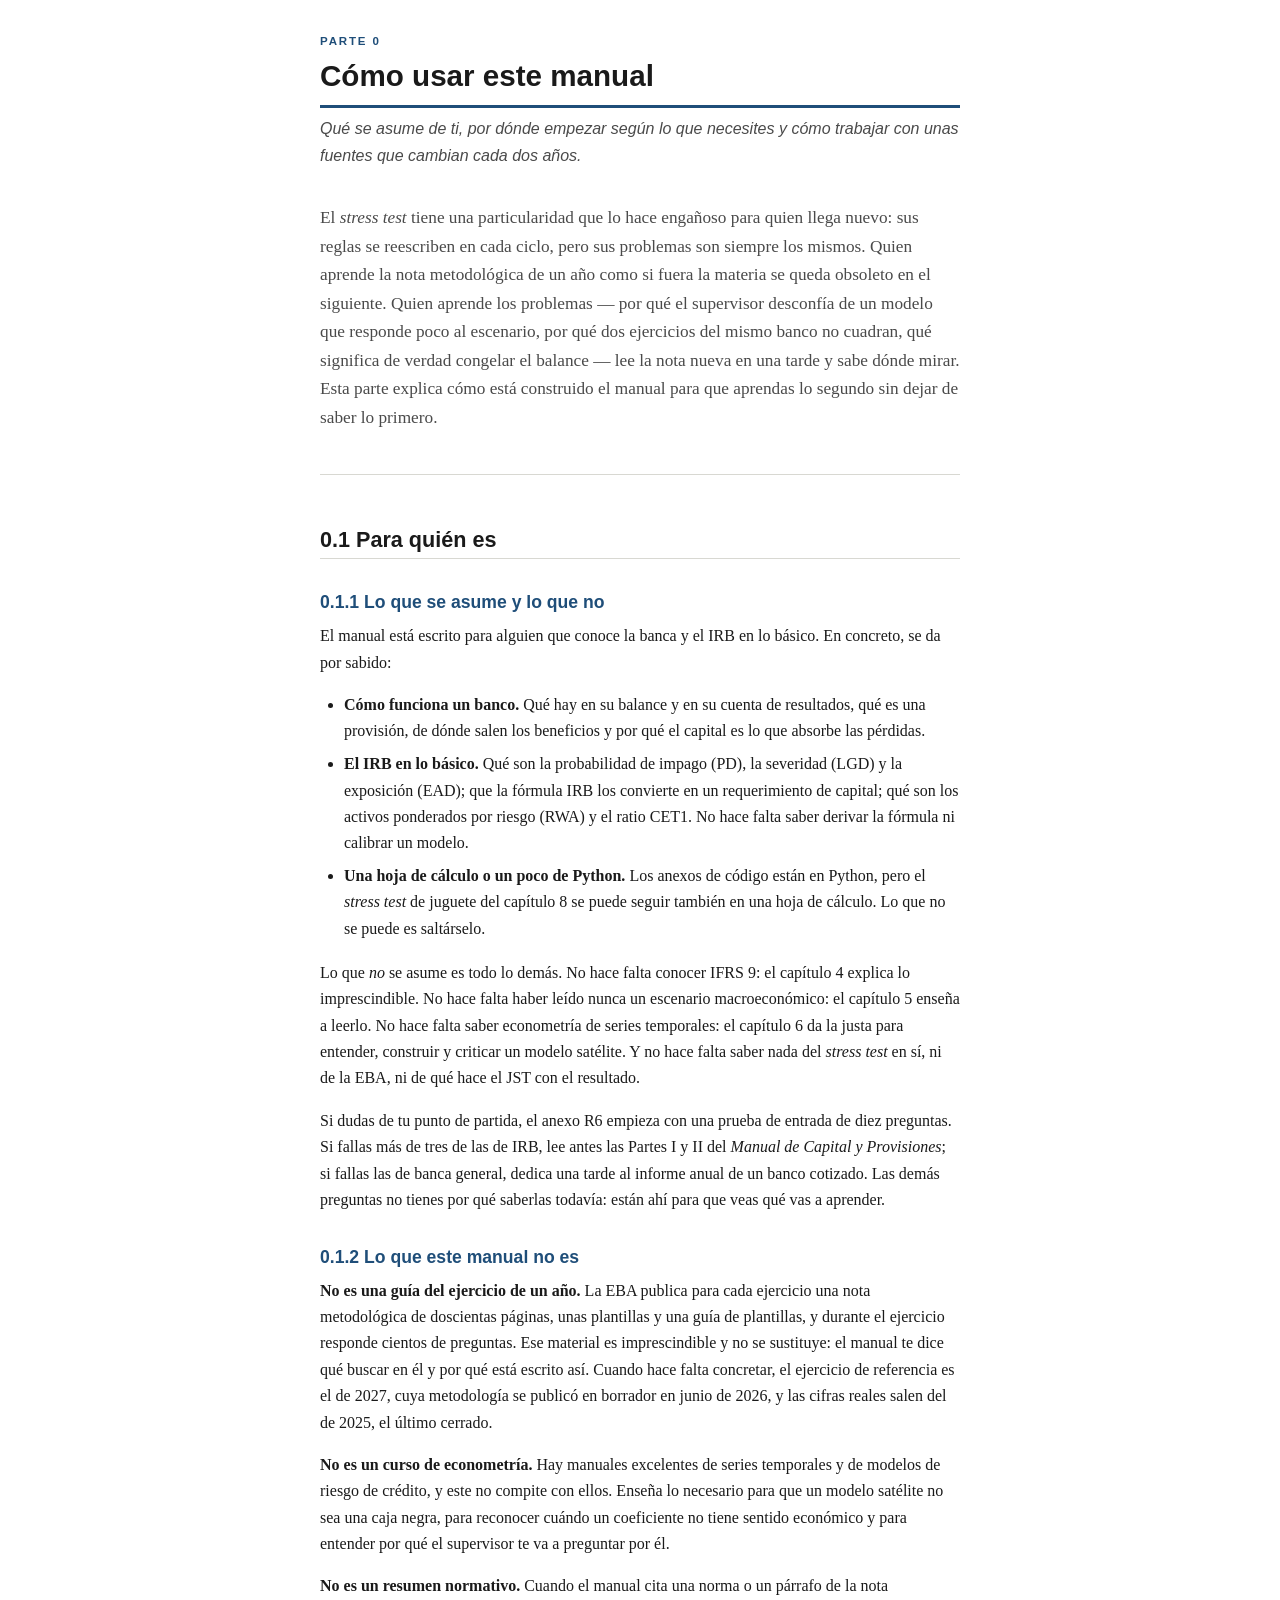
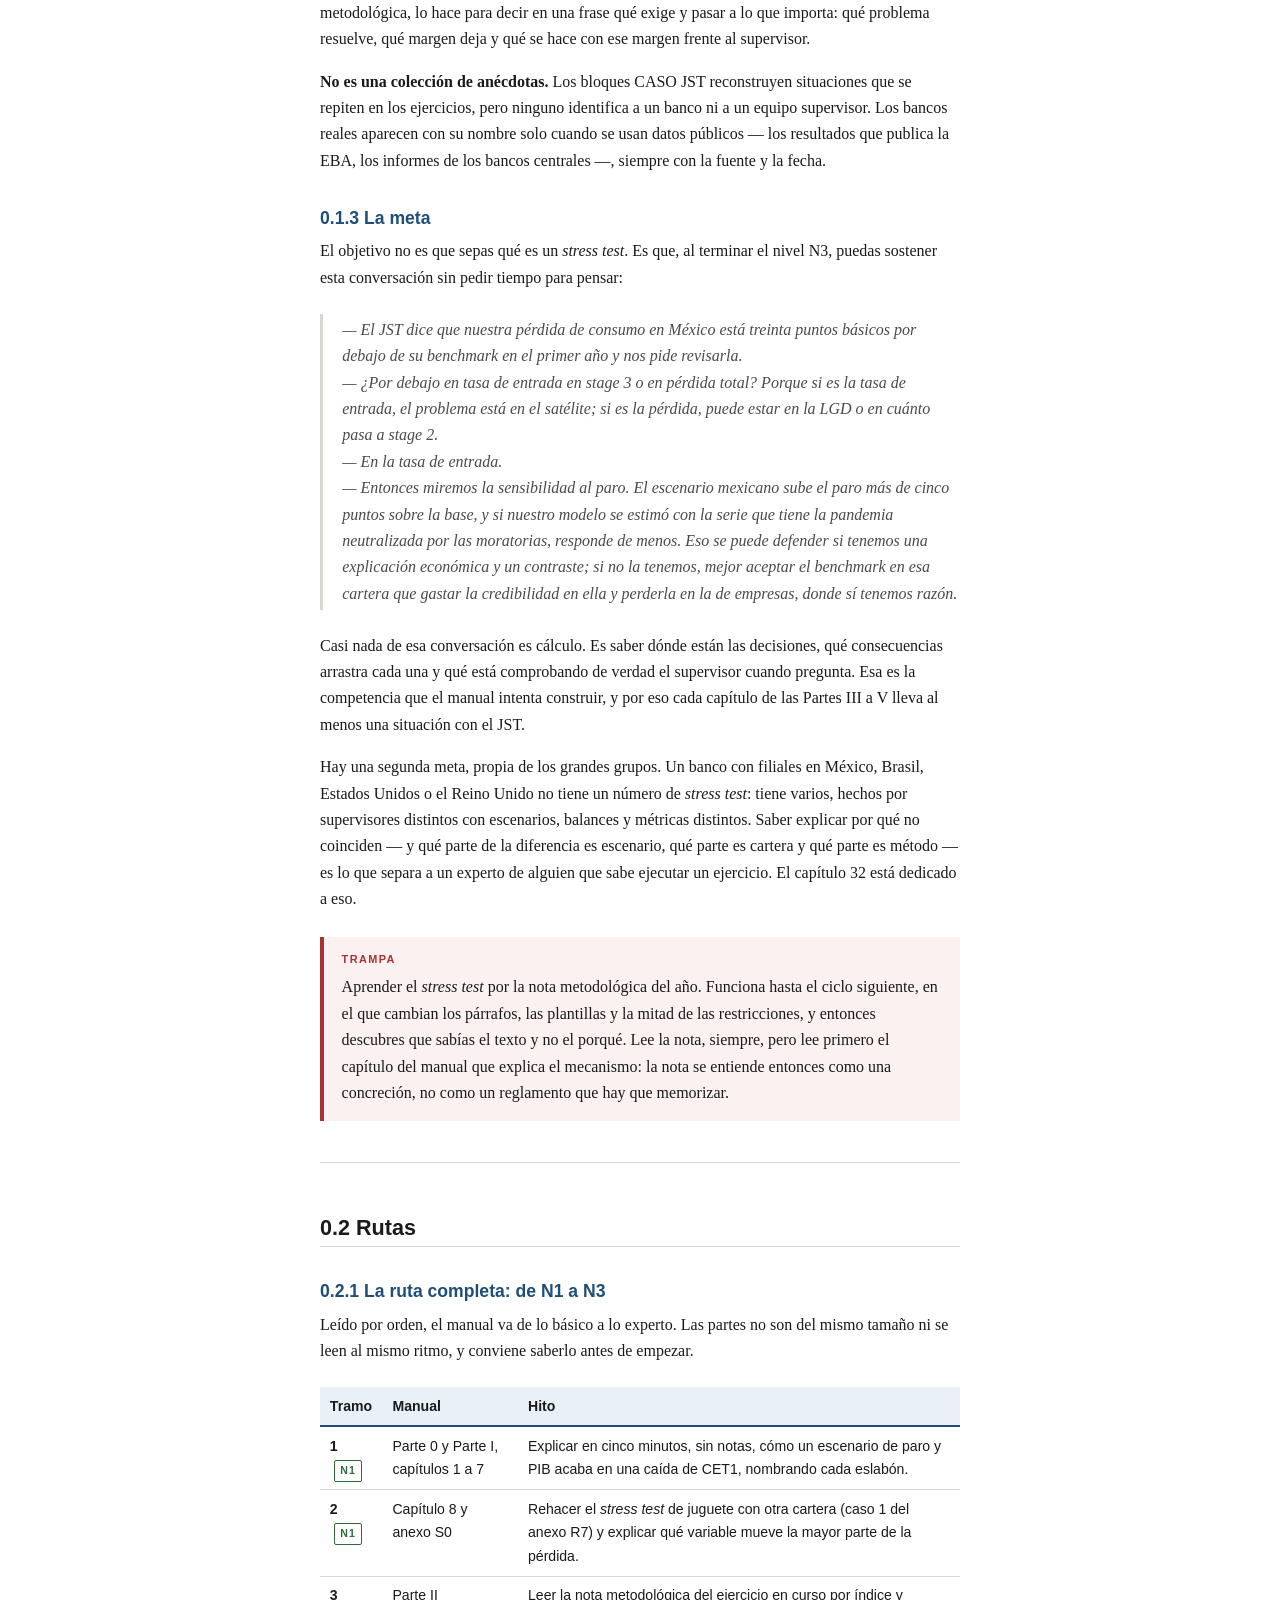
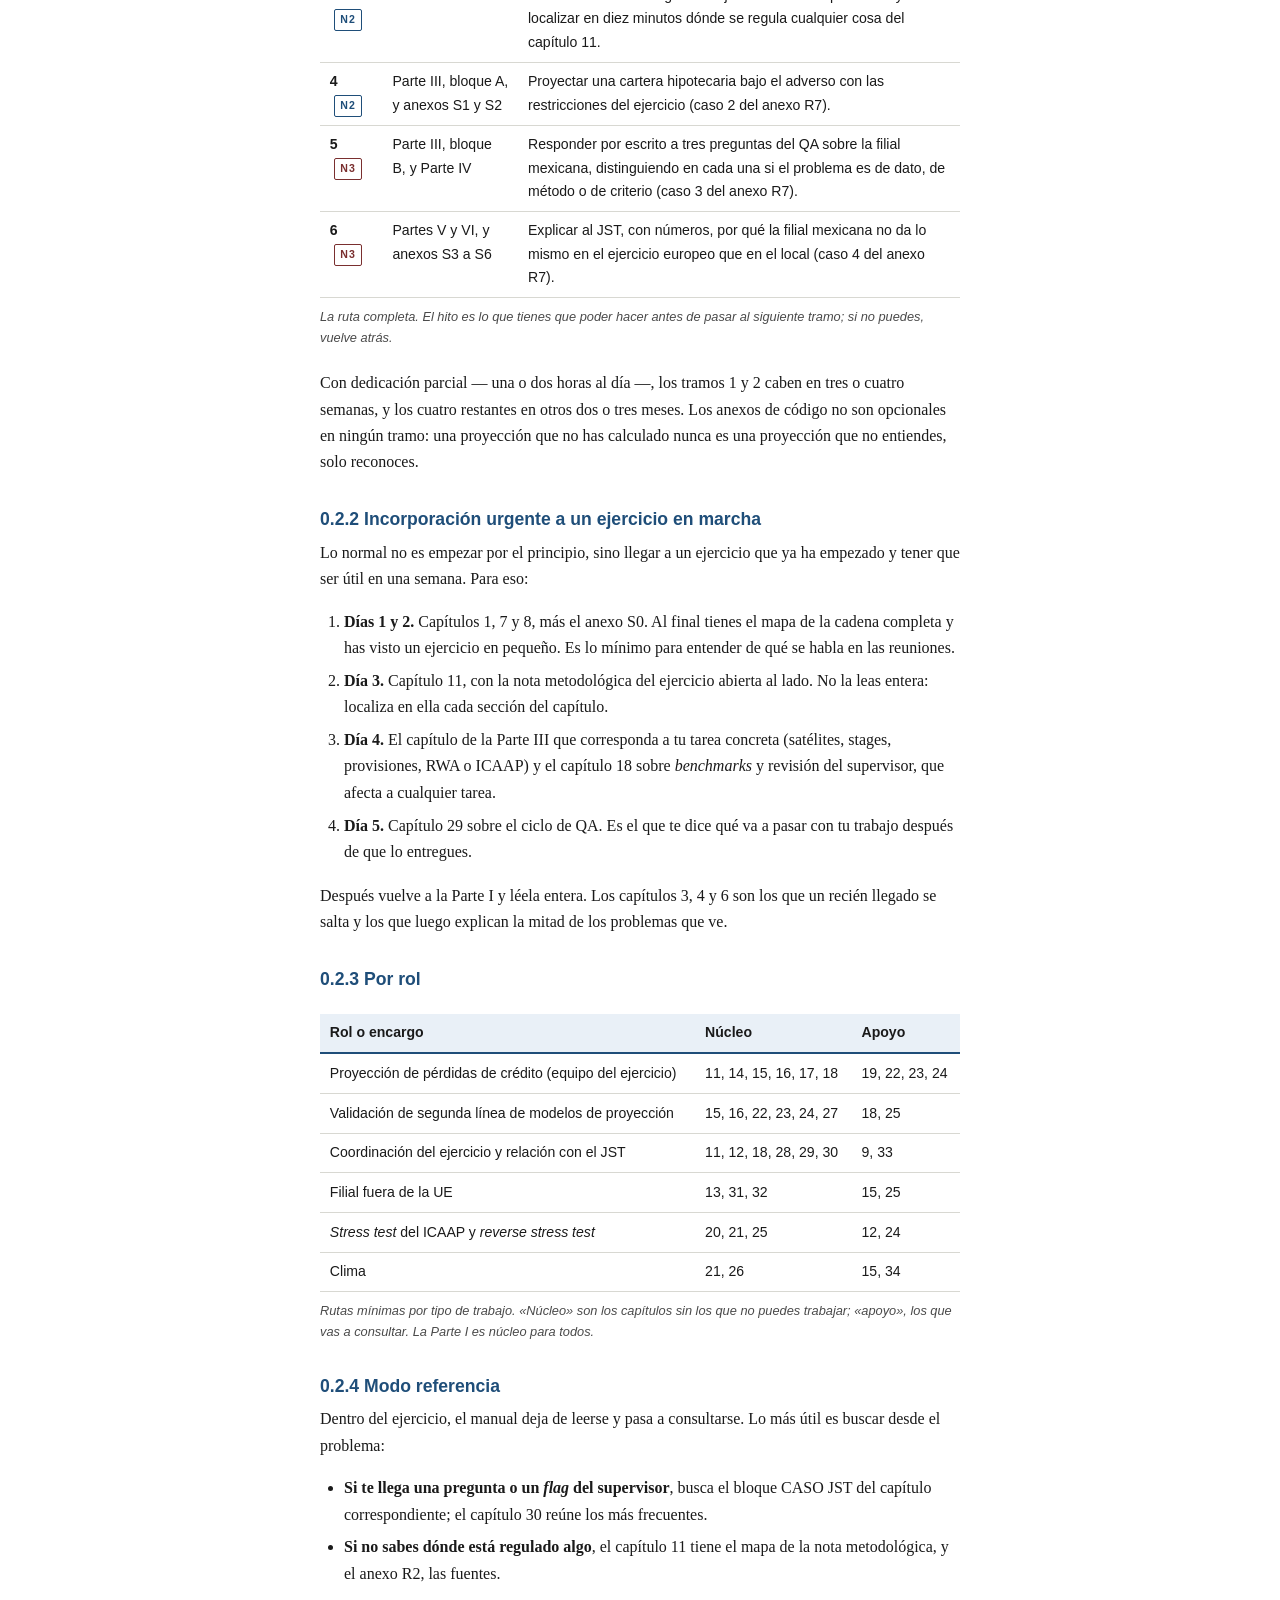
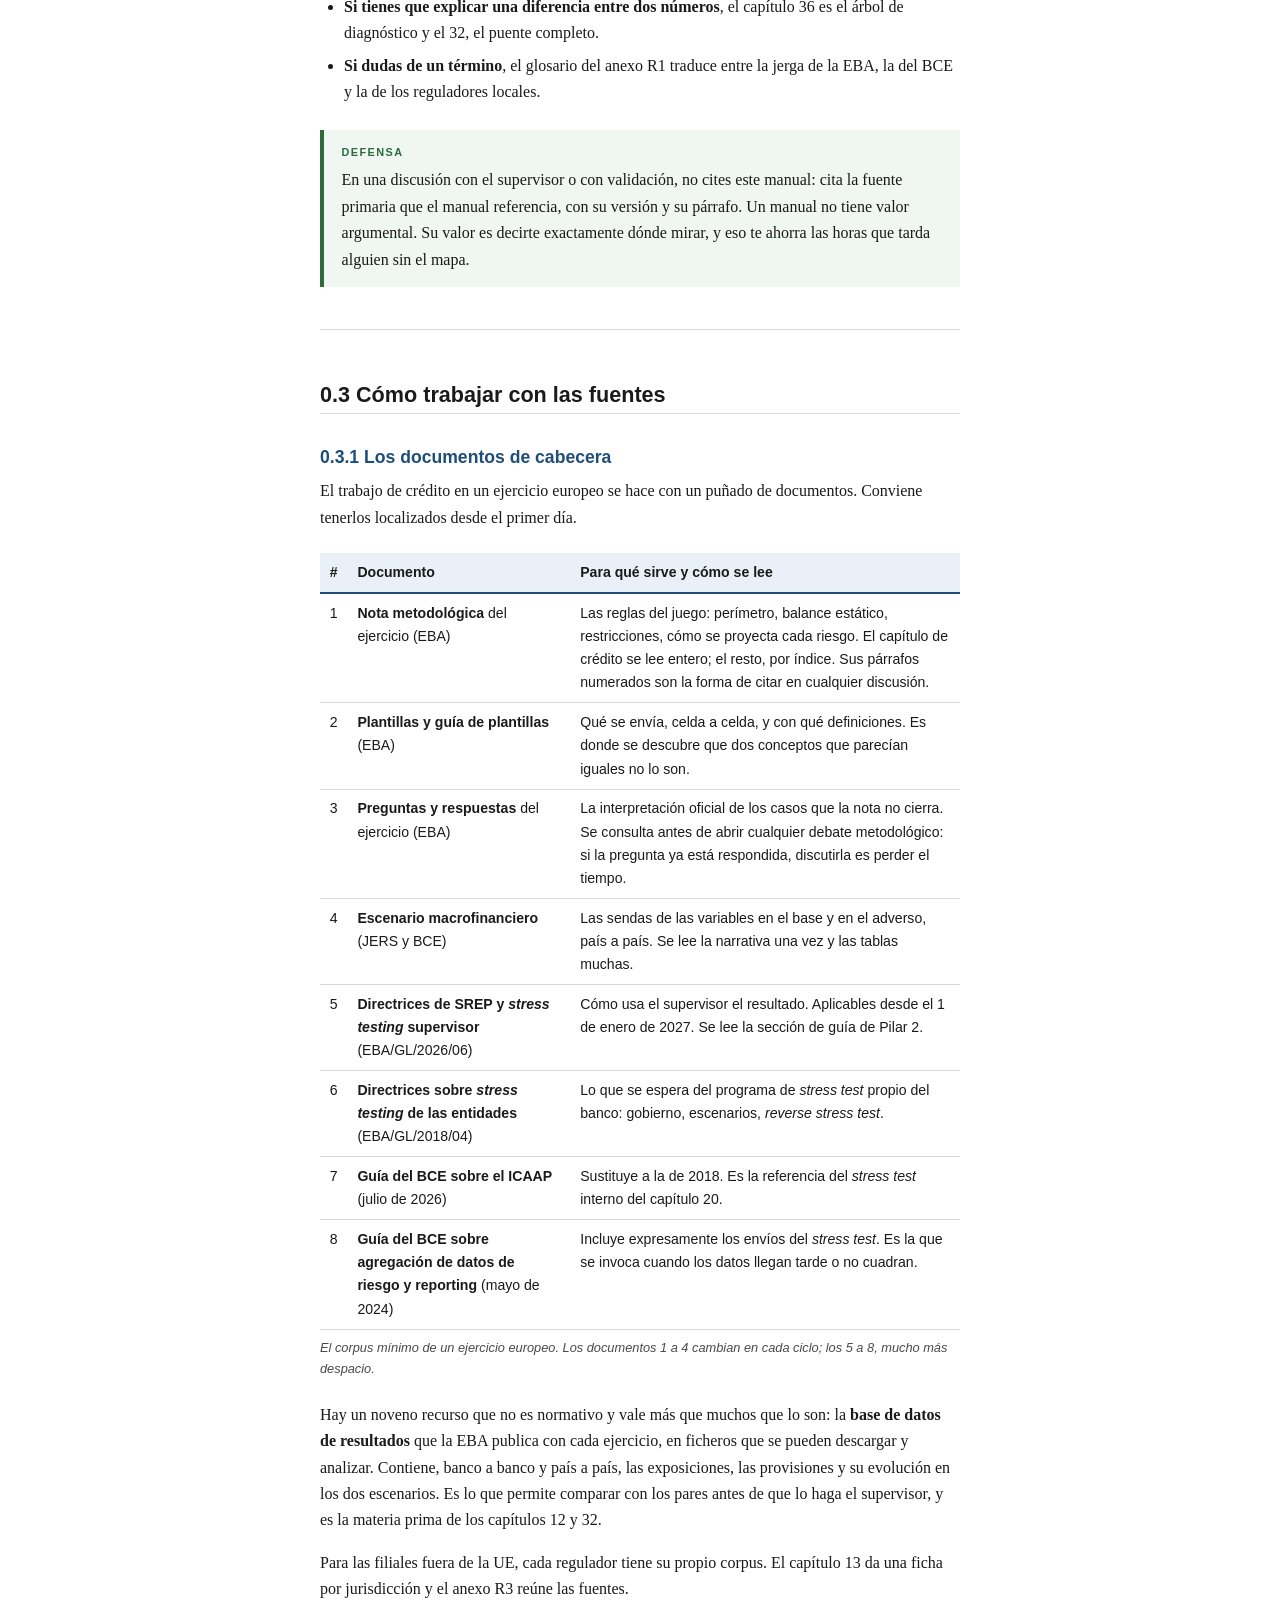
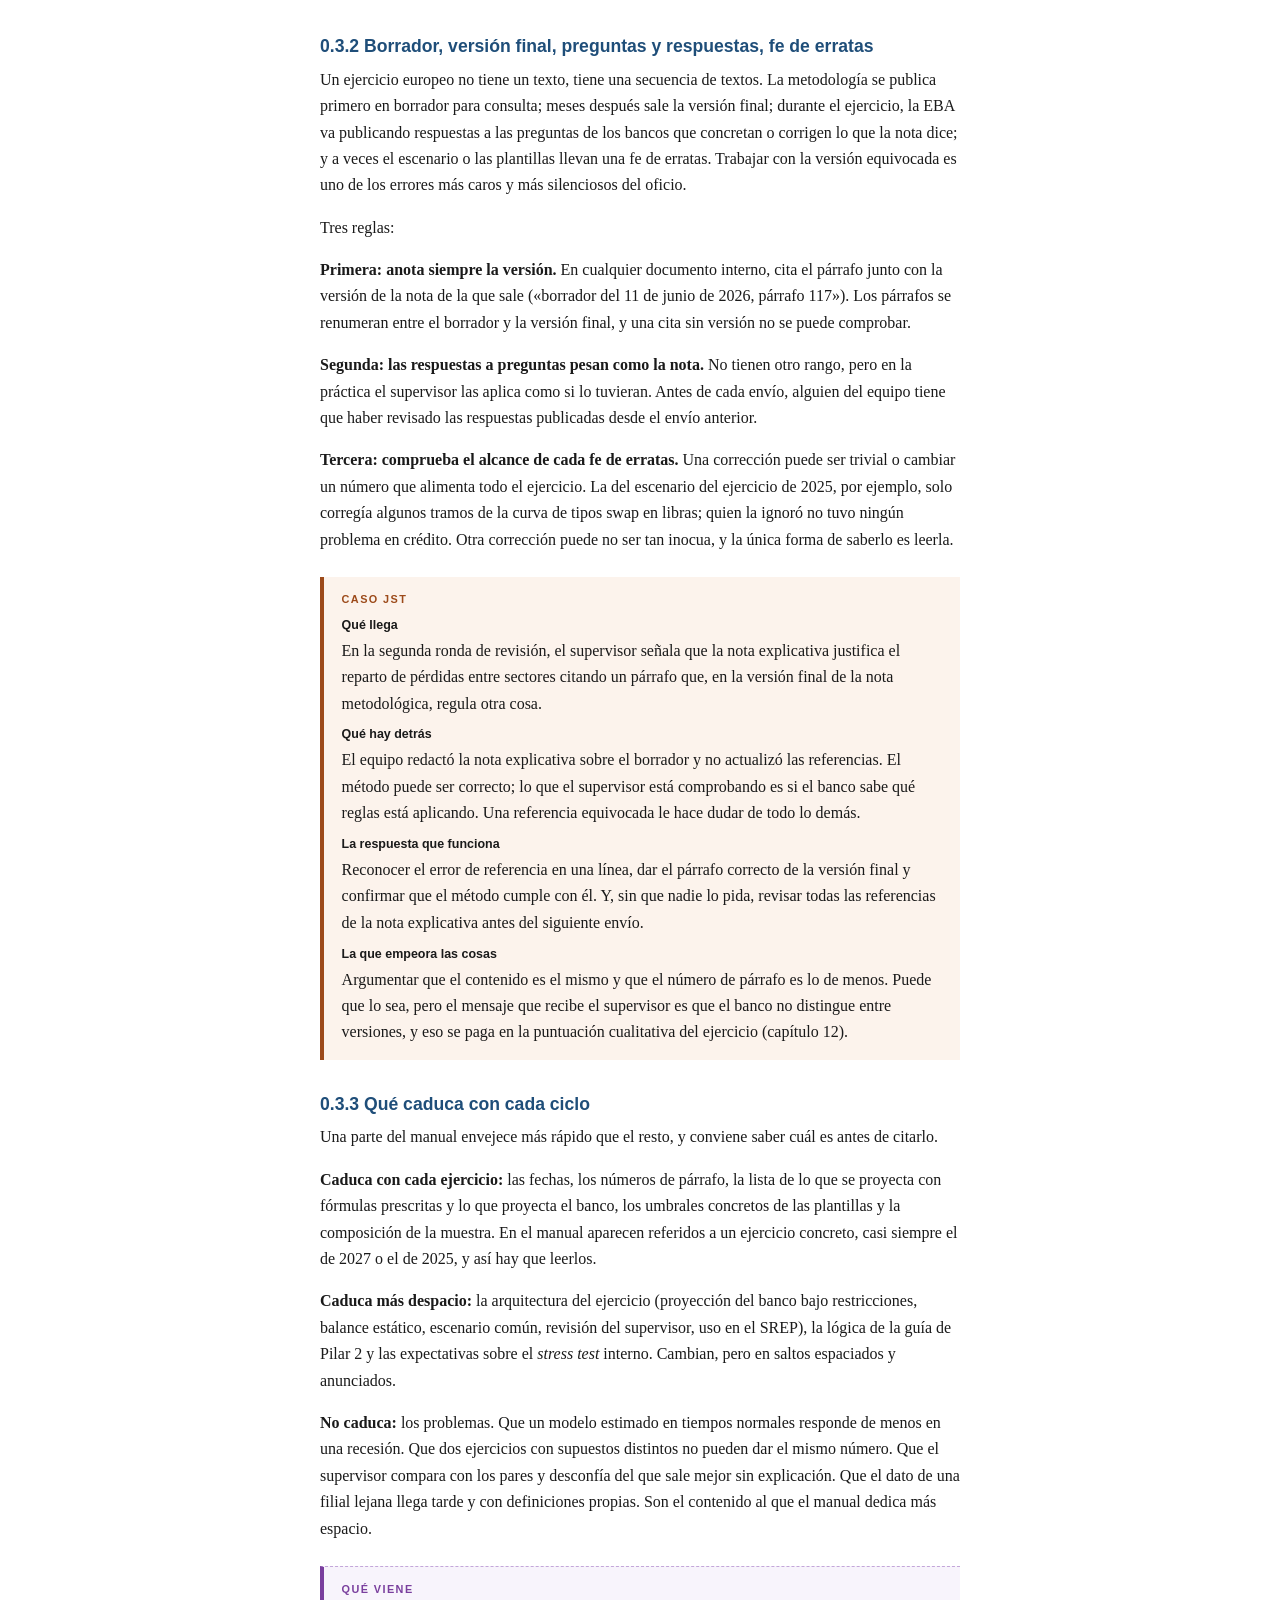
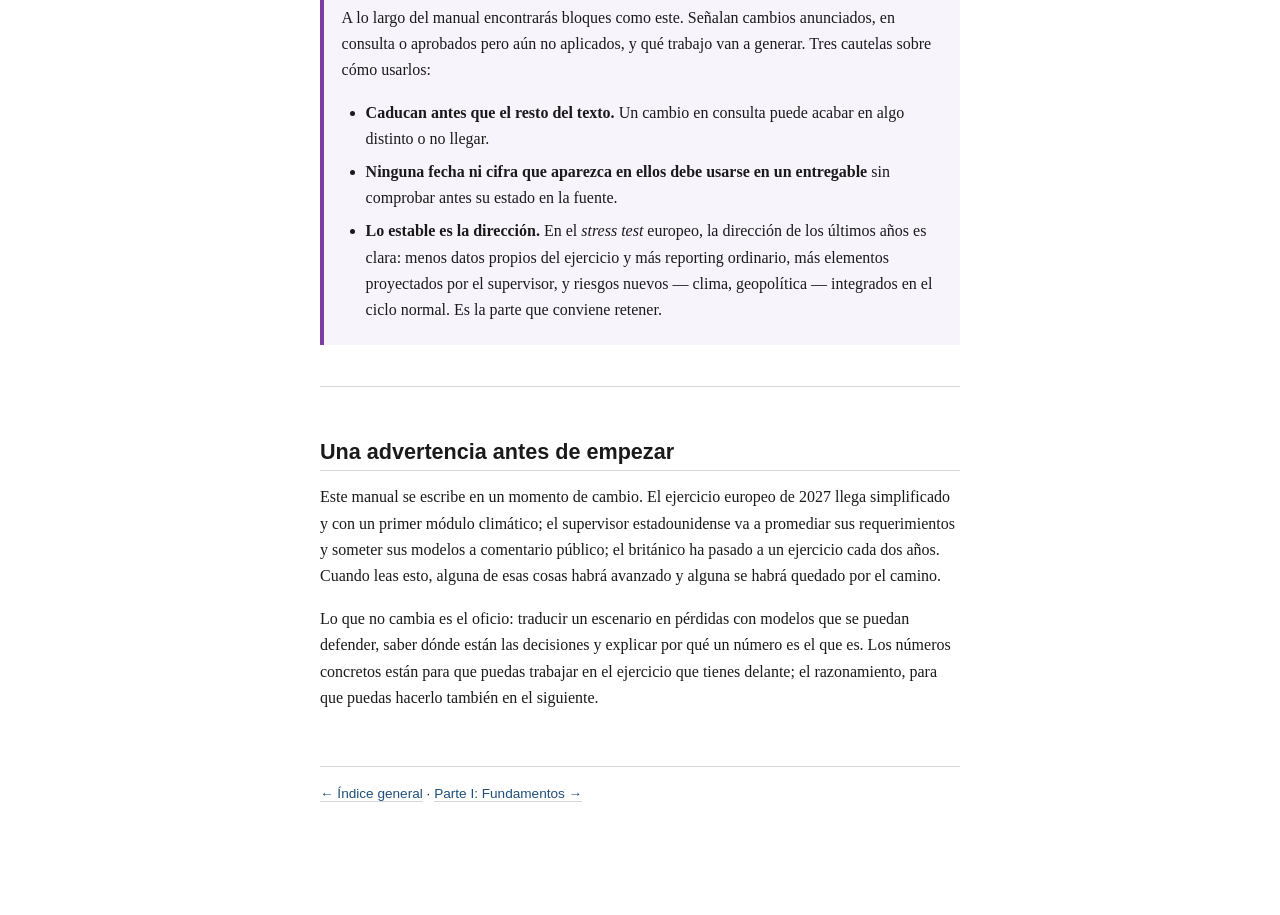
<file: manual/parte-00.html>
<!DOCTYPE html>
<html lang="es">
<head>
<meta charset="utf-8">
<meta name="viewport" content="width=device-width, initial-scale=1">
<title>Parte 0 — Cómo usar este manual</title>
<link rel="stylesheet" href="estilo.css">
</head>
<body>

<p class="eyebrow">Parte 0</p>
<h1>Cómo usar este manual</h1>
<p class="subtitulo">Qué se asume de ti, por dónde empezar según lo que necesites y cómo trabajar con unas fuentes que cambian cada dos años.</p>

<p class="lead">El <i>stress test</i> tiene una particularidad que lo hace engañoso para quien llega nuevo: sus reglas se reescriben en cada ciclo, pero sus problemas son siempre los mismos. Quien aprende la nota metodológica de un año como si fuera la materia se queda obsoleto en el siguiente. Quien aprende los problemas &mdash; por qué el supervisor desconfía de un modelo que responde poco al escenario, por qué dos ejercicios del mismo banco no cuadran, qué significa de verdad congelar el balance &mdash; lee la nota nueva en una tarde y sabe dónde mirar. Esta parte explica cómo está construido el manual para que aprendas lo segundo sin dejar de saber lo primero.</p>

<hr/>

<h2 id="s0-1">0.1 Para quién es</h2>

<h3 id="s0-1-1">0.1.1 Lo que se asume y lo que no</h3>

<p>El manual está escrito para alguien que conoce la banca y el IRB en lo básico. En concreto, se da por sabido:</p>

<ul>
<li><strong>Cómo funciona un banco.</strong> Qué hay en su balance y en su cuenta de resultados, qué es una provisión, de dónde salen los beneficios y por qué el capital es lo que absorbe las pérdidas.</li>
<li><strong>El IRB en lo básico.</strong> Qué son la probabilidad de impago (PD), la severidad (LGD) y la exposición (EAD); que la fórmula IRB los convierte en un requerimiento de capital; qué son los activos ponderados por riesgo (RWA) y el ratio CET1. No hace falta saber derivar la fórmula ni calibrar un modelo.</li>
<li><strong>Una hoja de cálculo o un poco de Python.</strong> Los anexos de código están en Python, pero el <i>stress test</i> de juguete del capítulo 8 se puede seguir también en una hoja de cálculo. Lo que no se puede es saltárselo.</li>
</ul>

<p>Lo que <em>no</em> se asume es todo lo demás. No hace falta conocer IFRS 9: el capítulo 4 explica lo imprescindible. No hace falta haber leído nunca un escenario macroeconómico: el capítulo 5 enseña a leerlo. No hace falta saber econometría de series temporales: el capítulo 6 da la justa para entender, construir y criticar un modelo satélite. Y no hace falta saber nada del <i>stress test</i> en sí, ni de la EBA, ni de qué hace el JST con el resultado.</p>

<p>Si dudas de tu punto de partida, el anexo R6 empieza con una prueba de entrada de diez preguntas. Si fallas más de tres de las de IRB, lee antes las Partes I y II del <i>Manual de Capital y Provisiones</i>; si fallas las de banca general, dedica una tarde al informe anual de un banco cotizado. Las demás preguntas no tienes por qué saberlas todavía: están ahí para que veas qué vas a aprender.</p>

<h3 id="s0-1-2">0.1.2 Lo que este manual no es</h3>

<p><strong>No es una guía del ejercicio de un año.</strong> La EBA publica para cada ejercicio una nota metodológica de doscientas páginas, unas plantillas y una guía de plantillas, y durante el ejercicio responde cientos de preguntas. Ese material es imprescindible y no se sustituye: el manual te dice qué buscar en él y por qué está escrito así. Cuando hace falta concretar, el ejercicio de referencia es el de 2027, cuya metodología se publicó en borrador en junio de 2026, y las cifras reales salen del de 2025, el último cerrado.</p>

<p><strong>No es un curso de econometría.</strong> Hay manuales excelentes de series temporales y de modelos de riesgo de crédito, y este no compite con ellos. Enseña lo necesario para que un modelo satélite no sea una caja negra, para reconocer cuándo un coeficiente no tiene sentido económico y para entender por qué el supervisor te va a preguntar por él.</p>

<p><strong>No es un resumen normativo.</strong> Cuando el manual cita una norma o un párrafo de la nota metodológica, lo hace para decir en una frase qué exige y pasar a lo que importa: qué problema resuelve, qué margen deja y qué se hace con ese margen frente al supervisor.</p>

<p><strong>No es una colección de anécdotas.</strong> Los bloques CASO JST reconstruyen situaciones que se repiten en los ejercicios, pero ninguno identifica a un banco ni a un equipo supervisor. Los bancos reales aparecen con su nombre solo cuando se usan datos públicos &mdash; los resultados que publica la EBA, los informes de los bancos centrales &mdash;, siempre con la fuente y la fecha.</p>

<h3 id="s0-1-3">0.1.3 La meta</h3>

<p>El objetivo no es que sepas qué es un <i>stress test</i>. Es que, al terminar el nivel N3, puedas sostener esta conversación sin pedir tiempo para pensar:</p>

<blockquote>
&mdash; El JST dice que nuestra pérdida de consumo en México está treinta puntos básicos por debajo de su <i>benchmark</i> en el primer año y nos pide revisarla.<br/>
&mdash; ¿Por debajo en tasa de entrada en stage 3 o en pérdida total? Porque si es la tasa de entrada, el problema está en el satélite; si es la pérdida, puede estar en la LGD o en cuánto pasa a stage 2.<br/>
&mdash; En la tasa de entrada.<br/>
&mdash; Entonces miremos la sensibilidad al paro. El escenario mexicano sube el paro más de cinco puntos sobre la base, y si nuestro modelo se estimó con la serie que tiene la pandemia neutralizada por las moratorias, responde de menos. Eso se puede defender si tenemos una explicación económica y un contraste; si no la tenemos, mejor aceptar el <i>benchmark</i> en esa cartera que gastar la credibilidad en ella y perderla en la de empresas, donde sí tenemos razón.
</blockquote>

<p>Casi nada de esa conversación es cálculo. Es saber dónde están las decisiones, qué consecuencias arrastra cada una y qué está comprobando de verdad el supervisor cuando pregunta. Esa es la competencia que el manual intenta construir, y por eso cada capítulo de las Partes III a V lleva al menos una situación con el JST.</p>

<p>Hay una segunda meta, propia de los grandes grupos. Un banco con filiales en México, Brasil, Estados Unidos o el Reino Unido no tiene un número de <i>stress test</i>: tiene varios, hechos por supervisores distintos con escenarios, balances y métricas distintos. Saber explicar por qué no coinciden &mdash; y qué parte de la diferencia es escenario, qué parte es cartera y qué parte es método &mdash; es lo que separa a un experto de alguien que sabe ejecutar un ejercicio. El capítulo 32 está dedicado a eso.</p>

<div class="bloque b-trampa">
<span class="etiqueta">Trampa</span>
<p>Aprender el <i>stress test</i> por la nota metodológica del año. Funciona hasta el ciclo siguiente, en el que cambian los párrafos, las plantillas y la mitad de las restricciones, y entonces descubres que sabías el texto y no el porqué. Lee la nota, siempre, pero lee primero el capítulo del manual que explica el mecanismo: la nota se entiende entonces como una concreción, no como un reglamento que hay que memorizar.</p>
</div>

<hr/>

<h2 id="s0-2">0.2 Rutas</h2>

<h3 id="s0-2-1">0.2.1 La ruta completa: de N1 a N3</h3>

<p>Leído por orden, el manual va de lo básico a lo experto. Las partes no son del mismo tamaño ni se leen al mismo ritmo, y conviene saberlo antes de empezar.</p>

<div class="tabla-scroll">
<table>
<caption>La ruta completa. El hito es lo que tienes que poder hacer antes de pasar al siguiente tramo; si no puedes, vuelve atrás.</caption>
<thead>
<tr><th>Tramo</th><th>Manual</th><th>Hito</th></tr>
</thead>
<tbody>
<tr>
<td><strong>1</strong> <span class="nivel n1">N1</span></td>
<td>Parte 0 y Parte I, capítulos 1 a 7</td>
<td>Explicar en cinco minutos, sin notas, cómo un escenario de paro y PIB acaba en una caída de CET1, nombrando cada eslabón.</td>
</tr>
<tr>
<td><strong>2</strong> <span class="nivel n1">N1</span></td>
<td>Capítulo 8 y anexo S0</td>
<td>Rehacer el <i>stress test</i> de juguete con otra cartera (caso 1 del anexo R7) y explicar qué variable mueve la mayor parte de la pérdida.</td>
</tr>
<tr>
<td><strong>3</strong> <span class="nivel n2">N2</span></td>
<td>Parte II</td>
<td>Leer la nota metodológica del ejercicio en curso por índice y localizar en diez minutos dónde se regula cualquier cosa del capítulo 11.</td>
</tr>
<tr>
<td><strong>4</strong> <span class="nivel n2">N2</span></td>
<td>Parte III, bloque A, y anexos S1 y S2</td>
<td>Proyectar una cartera hipotecaria bajo el adverso con las restricciones del ejercicio (caso 2 del anexo R7).</td>
</tr>
<tr>
<td><strong>5</strong> <span class="nivel n3">N3</span></td>
<td>Parte III, bloque B, y Parte IV</td>
<td>Responder por escrito a tres preguntas del QA sobre la filial mexicana, distinguiendo en cada una si el problema es de dato, de método o de criterio (caso 3 del anexo R7).</td>
</tr>
<tr>
<td><strong>6</strong> <span class="nivel n3">N3</span></td>
<td>Partes V y VI, y anexos S3 a S6</td>
<td>Explicar al JST, con números, por qué la filial mexicana no da lo mismo en el ejercicio europeo que en el local (caso 4 del anexo R7).</td>
</tr>
</tbody>
</table>
</div>

<p>Con dedicación parcial &mdash; una o dos horas al día &mdash;, los tramos 1 y 2 caben en tres o cuatro semanas, y los cuatro restantes en otros dos o tres meses. Los anexos de código no son opcionales en ningún tramo: una proyección que no has calculado nunca es una proyección que no entiendes, solo reconoces.</p>

<h3 id="s0-2-2">0.2.2 Incorporación urgente a un ejercicio en marcha</h3>

<p>Lo normal no es empezar por el principio, sino llegar a un ejercicio que ya ha empezado y tener que ser útil en una semana. Para eso:</p>

<ol>
<li><strong>Días 1 y 2.</strong> Capítulos 1, 7 y 8, más el anexo S0. Al final tienes el mapa de la cadena completa y has visto un ejercicio en pequeño. Es lo mínimo para entender de qué se habla en las reuniones.</li>
<li><strong>Día 3.</strong> Capítulo 11, con la nota metodológica del ejercicio abierta al lado. No la leas entera: localiza en ella cada sección del capítulo.</li>
<li><strong>Día 4.</strong> El capítulo de la Parte III que corresponda a tu tarea concreta (satélites, stages, provisiones, RWA o ICAAP) y el capítulo 18 sobre <i>benchmarks</i> y revisión del supervisor, que afecta a cualquier tarea.</li>
<li><strong>Día 5.</strong> Capítulo 29 sobre el ciclo de QA. Es el que te dice qué va a pasar con tu trabajo después de que lo entregues.</li>
</ol>

<p>Después vuelve a la Parte I y léela entera. Los capítulos 3, 4 y 6 son los que un recién llegado se salta y los que luego explican la mitad de los problemas que ve.</p>

<h3 id="s0-2-3">0.2.3 Por rol</h3>

<div class="tabla-scroll">
<table>
<caption>Rutas mínimas por tipo de trabajo. «Núcleo» son los capítulos sin los que no puedes trabajar; «apoyo», los que vas a consultar. La Parte I es núcleo para todos.</caption>
<thead>
<tr><th>Rol o encargo</th><th>Núcleo</th><th>Apoyo</th></tr>
</thead>
<tbody>
<tr><td>Proyección de pérdidas de crédito (equipo del ejercicio)</td><td>11, 14, 15, 16, 17, 18</td><td>19, 22, 23, 24</td></tr>
<tr><td>Validación de segunda línea de modelos de proyección</td><td>15, 16, 22, 23, 24, 27</td><td>18, 25</td></tr>
<tr><td>Coordinación del ejercicio y relación con el JST</td><td>11, 12, 18, 28, 29, 30</td><td>9, 33</td></tr>
<tr><td>Filial fuera de la UE</td><td>13, 31, 32</td><td>15, 25</td></tr>
<tr><td><i>Stress test</i> del ICAAP y <i>reverse stress test</i></td><td>20, 21, 25</td><td>12, 24</td></tr>
<tr><td>Clima</td><td>21, 26</td><td>15, 34</td></tr>
</tbody>
</table>
</div>

<h3 id="s0-2-4">0.2.4 Modo referencia</h3>

<p>Dentro del ejercicio, el manual deja de leerse y pasa a consultarse. Lo más útil es buscar desde el problema:</p>

<ul>
<li><strong>Si te llega una pregunta o un <i>flag</i> del supervisor</strong>, busca el bloque CASO JST del capítulo correspondiente; el capítulo 30 reúne los más frecuentes.</li>
<li><strong>Si no sabes dónde está regulado algo</strong>, el capítulo 11 tiene el mapa de la nota metodológica, y el anexo R2, las fuentes.</li>
<li><strong>Si tienes que explicar una diferencia entre dos números</strong>, el capítulo 36 es el árbol de diagnóstico y el 32, el puente completo.</li>
<li><strong>Si dudas de un término</strong>, el glosario del anexo R1 traduce entre la jerga de la EBA, la del BCE y la de los reguladores locales.</li>
</ul>

<div class="bloque b-defensa">
<span class="etiqueta">Defensa</span>
<p>En una discusión con el supervisor o con validación, no cites este manual: cita la fuente primaria que el manual referencia, con su versión y su párrafo. Un manual no tiene valor argumental. Su valor es decirte exactamente dónde mirar, y eso te ahorra las horas que tarda alguien sin el mapa.</p>
</div>

<hr/>

<h2 id="s0-3">0.3 Cómo trabajar con las fuentes</h2>

<h3 id="s0-3-1">0.3.1 Los documentos de cabecera</h3>

<p>El trabajo de crédito en un ejercicio europeo se hace con un puñado de documentos. Conviene tenerlos localizados desde el primer día.</p>

<div class="tabla-scroll">
<table>
<caption>El corpus mínimo de un ejercicio europeo. Los documentos 1 a 4 cambian en cada ciclo; los 5 a 8, mucho más despacio.</caption>
<thead>
<tr><th>#</th><th>Documento</th><th>Para qué sirve y cómo se lee</th></tr>
</thead>
<tbody>
<tr>
<td>1</td>
<td><strong>Nota metodológica</strong> del ejercicio (EBA)</td>
<td>Las reglas del juego: perímetro, balance estático, restricciones, cómo se proyecta cada riesgo. El capítulo de crédito se lee entero; el resto, por índice. Sus párrafos numerados son la forma de citar en cualquier discusión.</td>
</tr>
<tr>
<td>2</td>
<td><strong>Plantillas y guía de plantillas</strong> (EBA)</td>
<td>Qué se envía, celda a celda, y con qué definiciones. Es donde se descubre que dos conceptos que parecían iguales no lo son.</td>
</tr>
<tr>
<td>3</td>
<td><strong>Preguntas y respuestas</strong> del ejercicio (EBA)</td>
<td>La interpretación oficial de los casos que la nota no cierra. Se consulta antes de abrir cualquier debate metodológico: si la pregunta ya está respondida, discutirla es perder el tiempo.</td>
</tr>
<tr>
<td>4</td>
<td><strong>Escenario macrofinanciero</strong> (JERS y BCE)</td>
<td>Las sendas de las variables en el base y en el adverso, país a país. Se lee la narrativa una vez y las tablas muchas.</td>
</tr>
<tr>
<td>5</td>
<td><strong>Directrices de SREP y <i>stress testing</i> supervisor</strong> (EBA/GL/2026/06)</td>
<td>Cómo usa el supervisor el resultado. Aplicables desde el 1 de enero de 2027. Se lee la sección de guía de Pilar 2.</td>
</tr>
<tr>
<td>6</td>
<td><strong>Directrices sobre <i>stress testing</i> de las entidades</strong> (EBA/GL/2018/04)</td>
<td>Lo que se espera del programa de <i>stress test</i> propio del banco: gobierno, escenarios, <i>reverse stress test</i>.</td>
</tr>
<tr>
<td>7</td>
<td><strong>Guía del BCE sobre el ICAAP</strong> (julio de 2026)</td>
<td>Sustituye a la de 2018. Es la referencia del <i>stress test</i> interno del capítulo 20.</td>
</tr>
<tr>
<td>8</td>
<td><strong>Guía del BCE sobre agregación de datos de riesgo y reporting</strong> (mayo de 2024)</td>
<td>Incluye expresamente los envíos del <i>stress test</i>. Es la que se invoca cuando los datos llegan tarde o no cuadran.</td>
</tr>
</tbody>
</table>
</div>

<p>Hay un noveno recurso que no es normativo y vale más que muchos que lo son: la <strong>base de datos de resultados</strong> que la EBA publica con cada ejercicio, en ficheros que se pueden descargar y analizar. Contiene, banco a banco y país a país, las exposiciones, las provisiones y su evolución en los dos escenarios. Es lo que permite comparar con los pares antes de que lo haga el supervisor, y es la materia prima de los capítulos 12 y 32.</p>

<p>Para las filiales fuera de la UE, cada regulador tiene su propio corpus. El capítulo 13 da una ficha por jurisdicción y el anexo R3 reúne las fuentes.</p>

<h3 id="s0-3-2">0.3.2 Borrador, versión final, preguntas y respuestas, fe de erratas</h3>

<p>Un ejercicio europeo no tiene un texto, tiene una secuencia de textos. La metodología se publica primero en borrador para consulta; meses después sale la versión final; durante el ejercicio, la EBA va publicando respuestas a las preguntas de los bancos que concretan o corrigen lo que la nota dice; y a veces el escenario o las plantillas llevan una fe de erratas. Trabajar con la versión equivocada es uno de los errores más caros y más silenciosos del oficio.</p>

<p>Tres reglas:</p>

<p><strong>Primera: anota siempre la versión.</strong> En cualquier documento interno, cita el párrafo junto con la versión de la nota de la que sale («borrador del 11 de junio de 2026, párrafo 117»). Los párrafos se renumeran entre el borrador y la versión final, y una cita sin versión no se puede comprobar.</p>

<p><strong>Segunda: las respuestas a preguntas pesan como la nota.</strong> No tienen otro rango, pero en la práctica el supervisor las aplica como si lo tuvieran. Antes de cada envío, alguien del equipo tiene que haber revisado las respuestas publicadas desde el envío anterior.</p>

<p><strong>Tercera: comprueba el alcance de cada fe de erratas.</strong> Una corrección puede ser trivial o cambiar un número que alimenta todo el ejercicio. La del escenario del ejercicio de 2025, por ejemplo, solo corregía algunos tramos de la curva de tipos swap en libras; quien la ignoró no tuvo ningún problema en crédito. Otra corrección puede no ser tan inocua, y la única forma de saberlo es leerla.</p>

<div class="bloque b-caso">
<span class="etiqueta">Caso JST</span>
<dl>
<dt>Qué llega</dt>
<dd>En la segunda ronda de revisión, el supervisor señala que la nota explicativa justifica el reparto de pérdidas entre sectores citando un párrafo que, en la versión final de la nota metodológica, regula otra cosa.</dd>
<dt>Qué hay detrás</dt>
<dd>El equipo redactó la nota explicativa sobre el borrador y no actualizó las referencias. El método puede ser correcto; lo que el supervisor está comprobando es si el banco sabe qué reglas está aplicando. Una referencia equivocada le hace dudar de todo lo demás.</dd>
<dt>La respuesta que funciona</dt>
<dd>Reconocer el error de referencia en una línea, dar el párrafo correcto de la versión final y confirmar que el método cumple con él. Y, sin que nadie lo pida, revisar todas las referencias de la nota explicativa antes del siguiente envío.</dd>
<dt>La que empeora las cosas</dt>
<dd>Argumentar que el contenido es el mismo y que el número de párrafo es lo de menos. Puede que lo sea, pero el mensaje que recibe el supervisor es que el banco no distingue entre versiones, y eso se paga en la puntuación cualitativa del ejercicio (capítulo 12).</dd>
</dl>
</div>

<h3 id="s0-3-3">0.3.3 Qué caduca con cada ciclo</h3>

<p>Una parte del manual envejece más rápido que el resto, y conviene saber cuál es antes de citarlo.</p>

<p><strong>Caduca con cada ejercicio:</strong> las fechas, los números de párrafo, la lista de lo que se proyecta con fórmulas prescritas y lo que proyecta el banco, los umbrales concretos de las plantillas y la composición de la muestra. En el manual aparecen referidos a un ejercicio concreto, casi siempre el de 2027 o el de 2025, y así hay que leerlos.</p>

<p><strong>Caduca más despacio:</strong> la arquitectura del ejercicio (proyección del banco bajo restricciones, balance estático, escenario común, revisión del supervisor, uso en el SREP), la lógica de la guía de Pilar 2 y las expectativas sobre el <i>stress test</i> interno. Cambian, pero en saltos espaciados y anunciados.</p>

<p><strong>No caduca:</strong> los problemas. Que un modelo estimado en tiempos normales responde de menos en una recesión. Que dos ejercicios con supuestos distintos no pueden dar el mismo número. Que el supervisor compara con los pares y desconfía del que sale mejor sin explicación. Que el dato de una filial lejana llega tarde y con definiciones propias. Son el contenido al que el manual dedica más espacio.</p>

<div class="bloque b-viene">
<span class="etiqueta">Qué viene</span>
<p>A lo largo del manual encontrarás bloques como este. Señalan cambios anunciados, en consulta o aprobados pero aún no aplicados, y qué trabajo van a generar. Tres cautelas sobre cómo usarlos:</p>
<ul>
<li><strong>Caducan antes que el resto del texto.</strong> Un cambio en consulta puede acabar en algo distinto o no llegar.</li>
<li><strong>Ninguna fecha ni cifra que aparezca en ellos debe usarse en un entregable</strong> sin comprobar antes su estado en la fuente.</li>
<li><strong>Lo estable es la dirección.</strong> En el <i>stress test</i> europeo, la dirección de los últimos años es clara: menos datos propios del ejercicio y más reporting ordinario, más elementos proyectados por el supervisor, y riesgos nuevos &mdash; clima, geopolítica &mdash; integrados en el ciclo normal. Es la parte que conviene retener.</li>
</ul>
</div>

<hr/>

<h2 id="s0-4">Una advertencia antes de empezar</h2>

<p>Este manual se escribe en un momento de cambio. El ejercicio europeo de 2027 llega simplificado y con un primer módulo climático; el supervisor estadounidense va a promediar sus requerimientos y someter sus modelos a comentario público; el británico ha pasado a un ejercicio cada dos años. Cuando leas esto, alguna de esas cosas habrá avanzado y alguna se habrá quedado por el camino.</p>

<p>Lo que no cambia es el oficio: traducir un escenario en pérdidas con modelos que se puedan defender, saber dónde están las decisiones y explicar por qué un número es el que es. Los números concretos están para que puedas trabajar en el ejercicio que tienes delante; el razonamiento, para que puedas hacerlo también en el siguiente.</p>

<nav class="nav">
<p><a href="index.html">← Índice general</a> · <a href="parte-01.html">Parte I: Fundamentos →</a></p>
</nav>

</body>
</html>
</file>
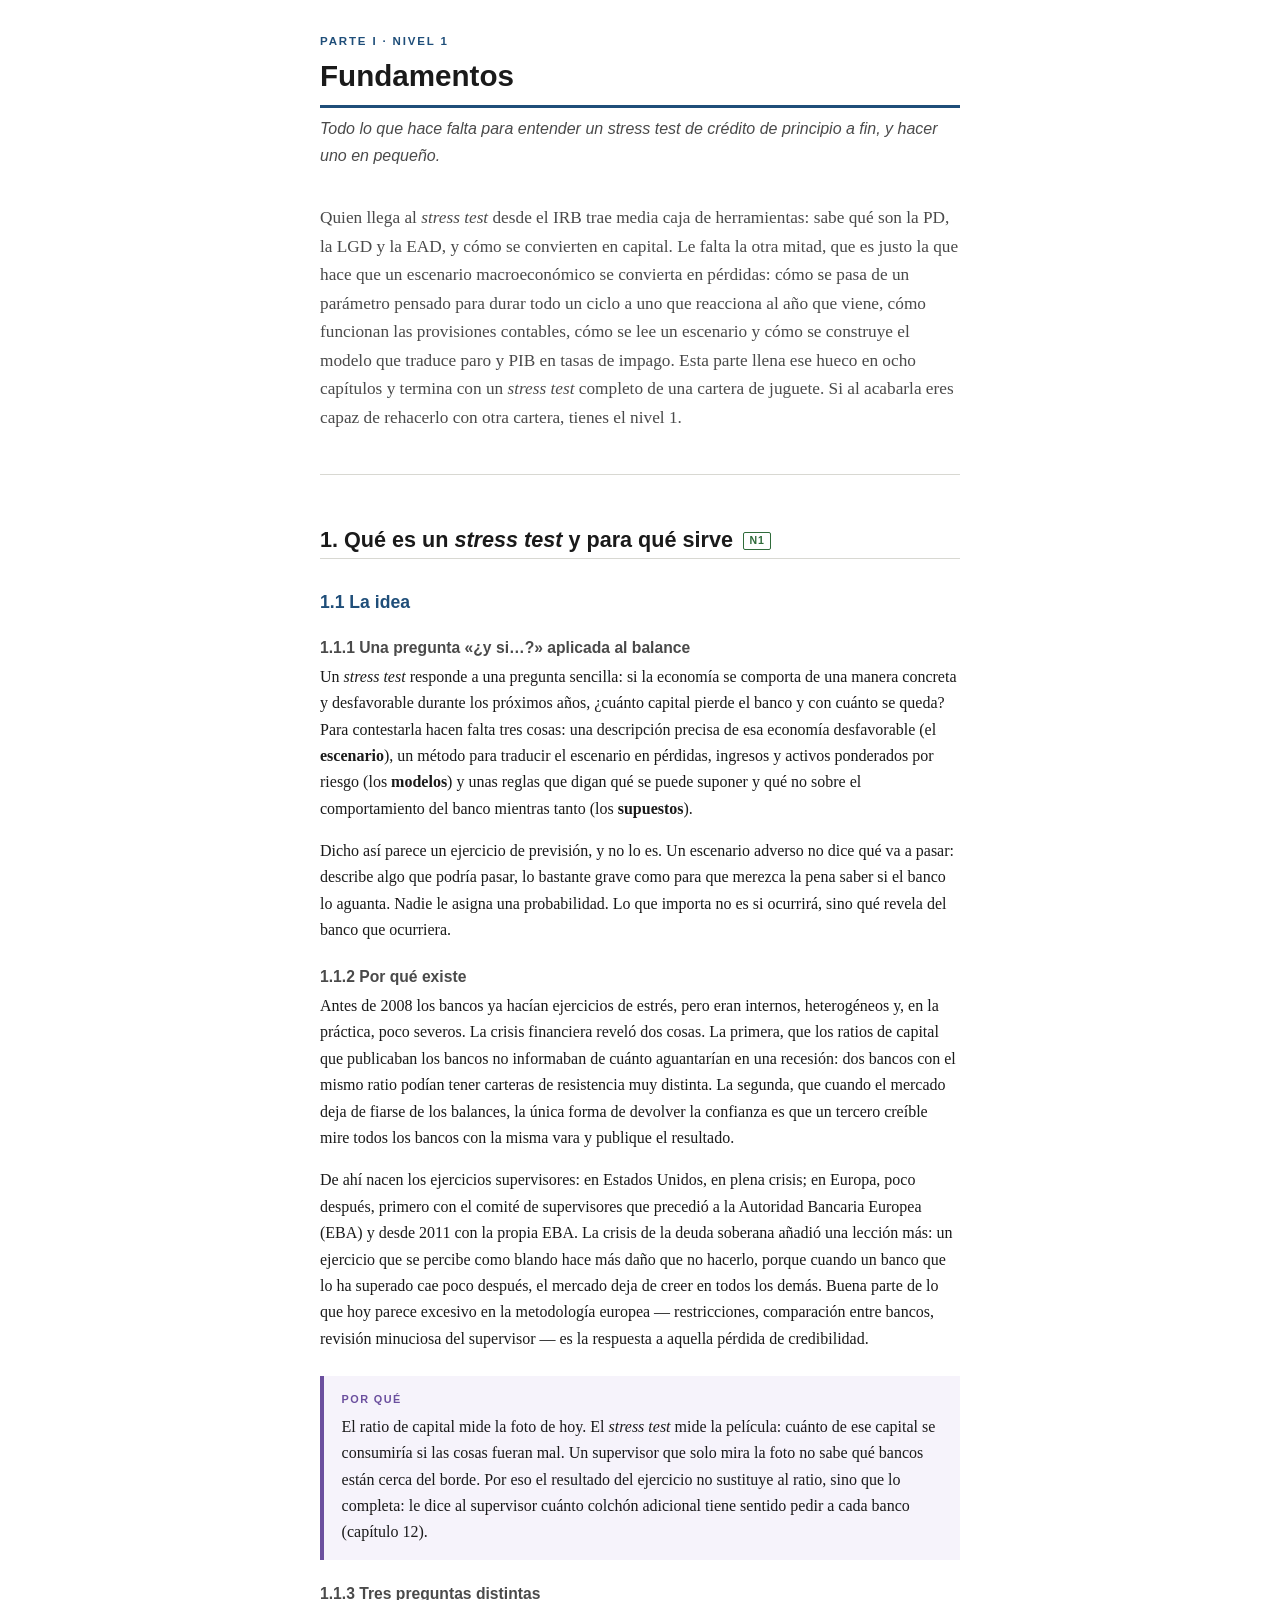
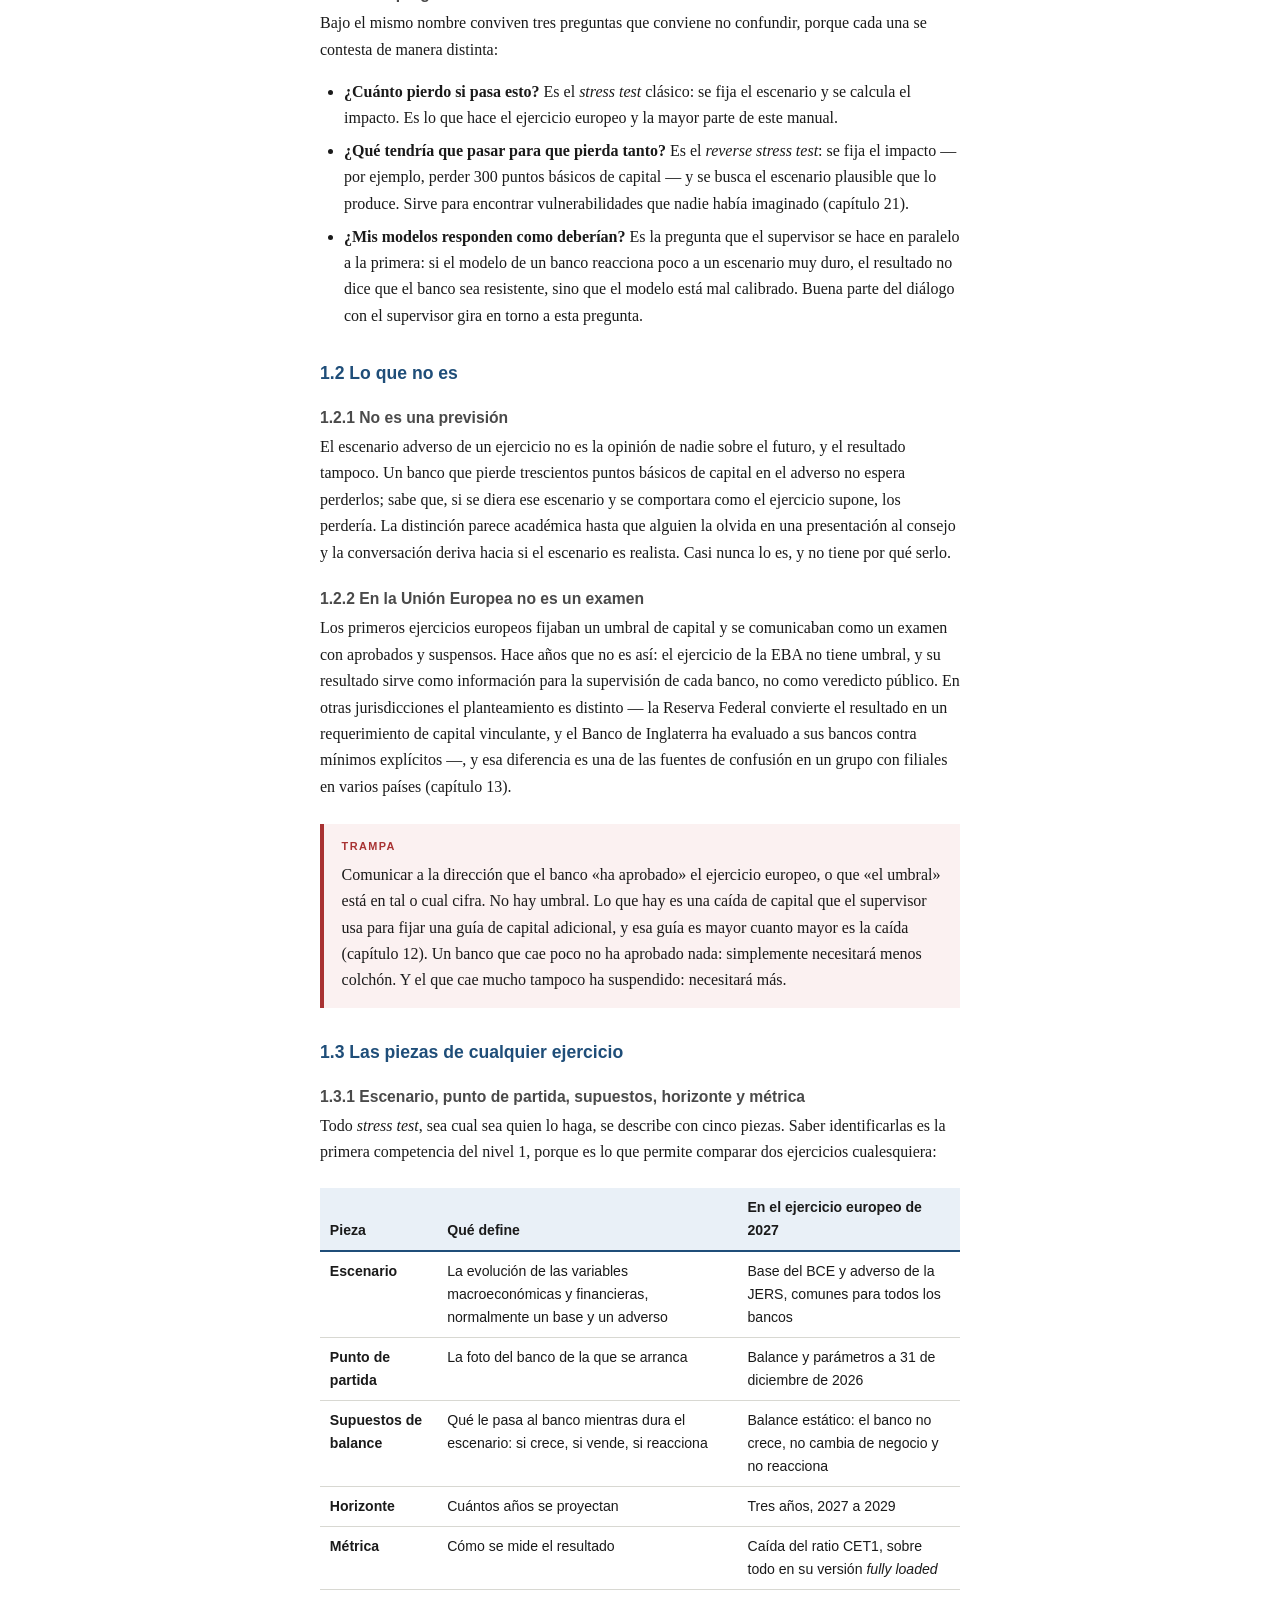
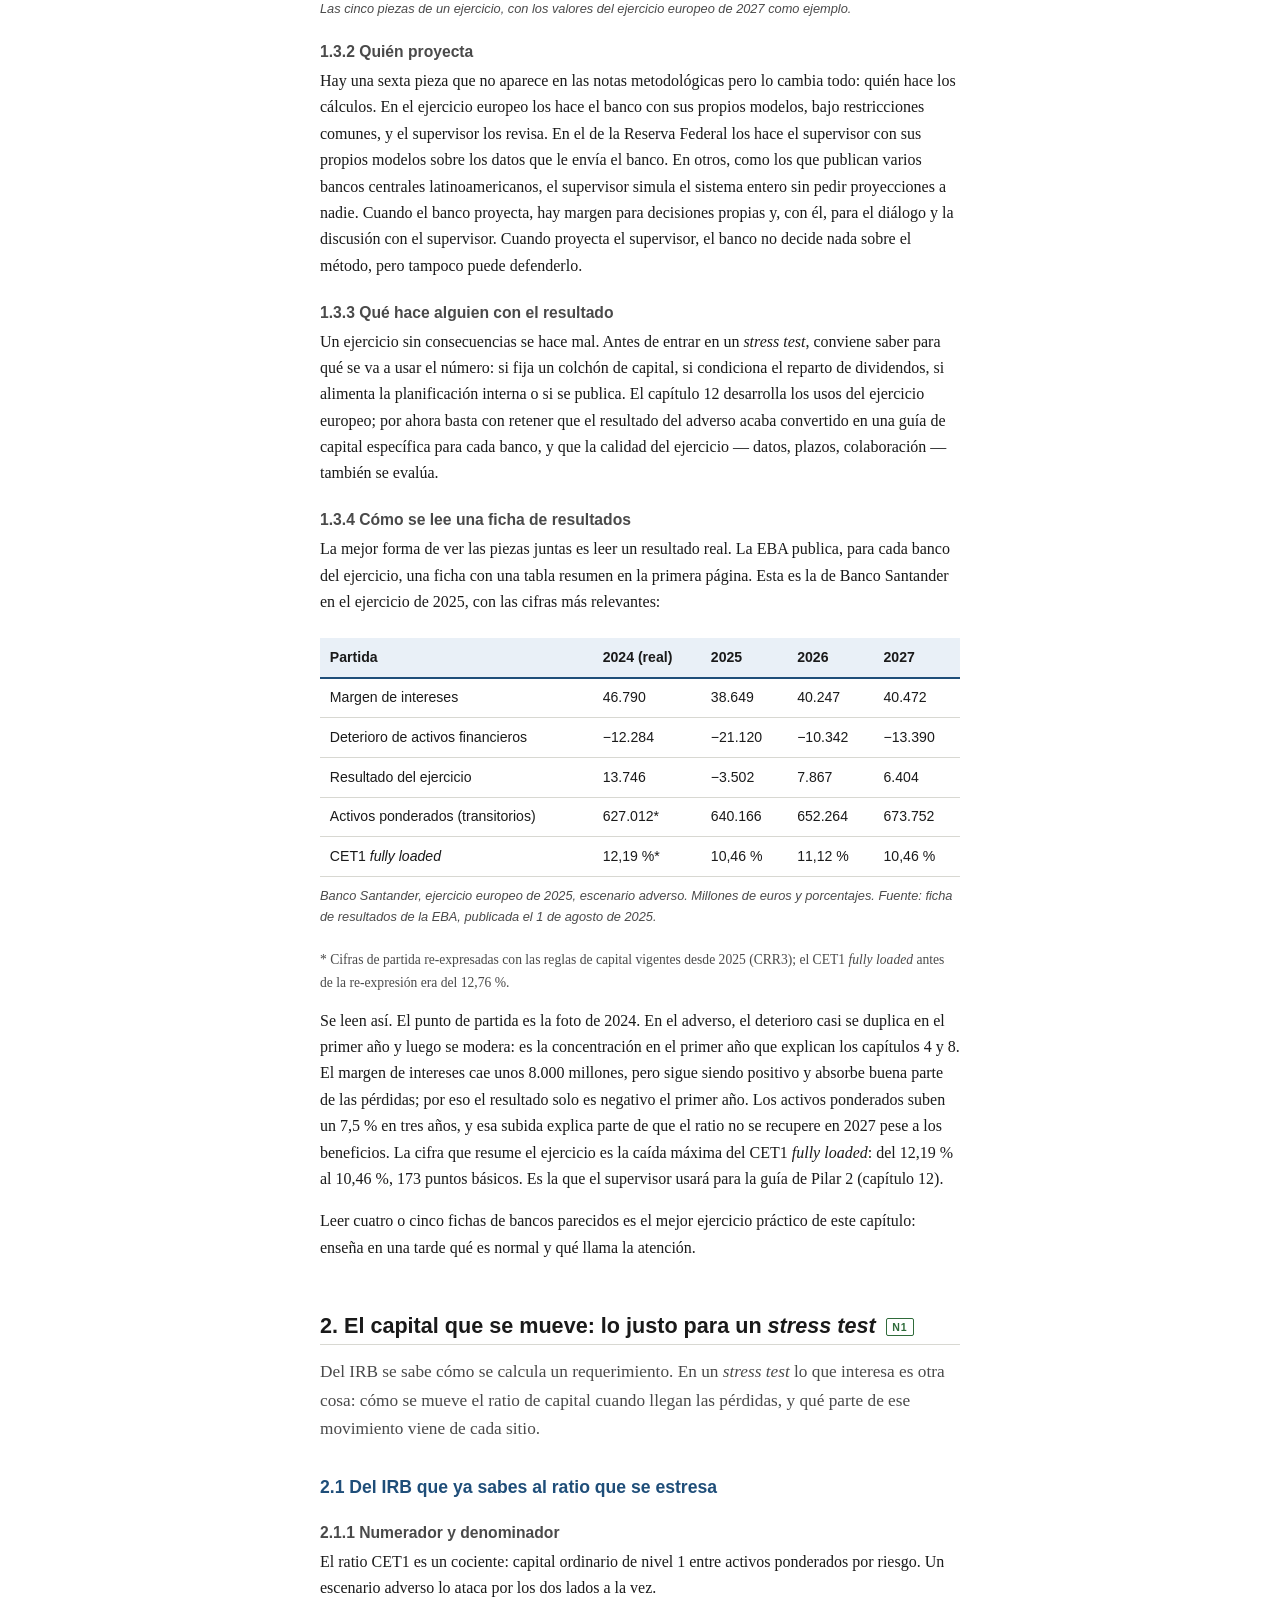
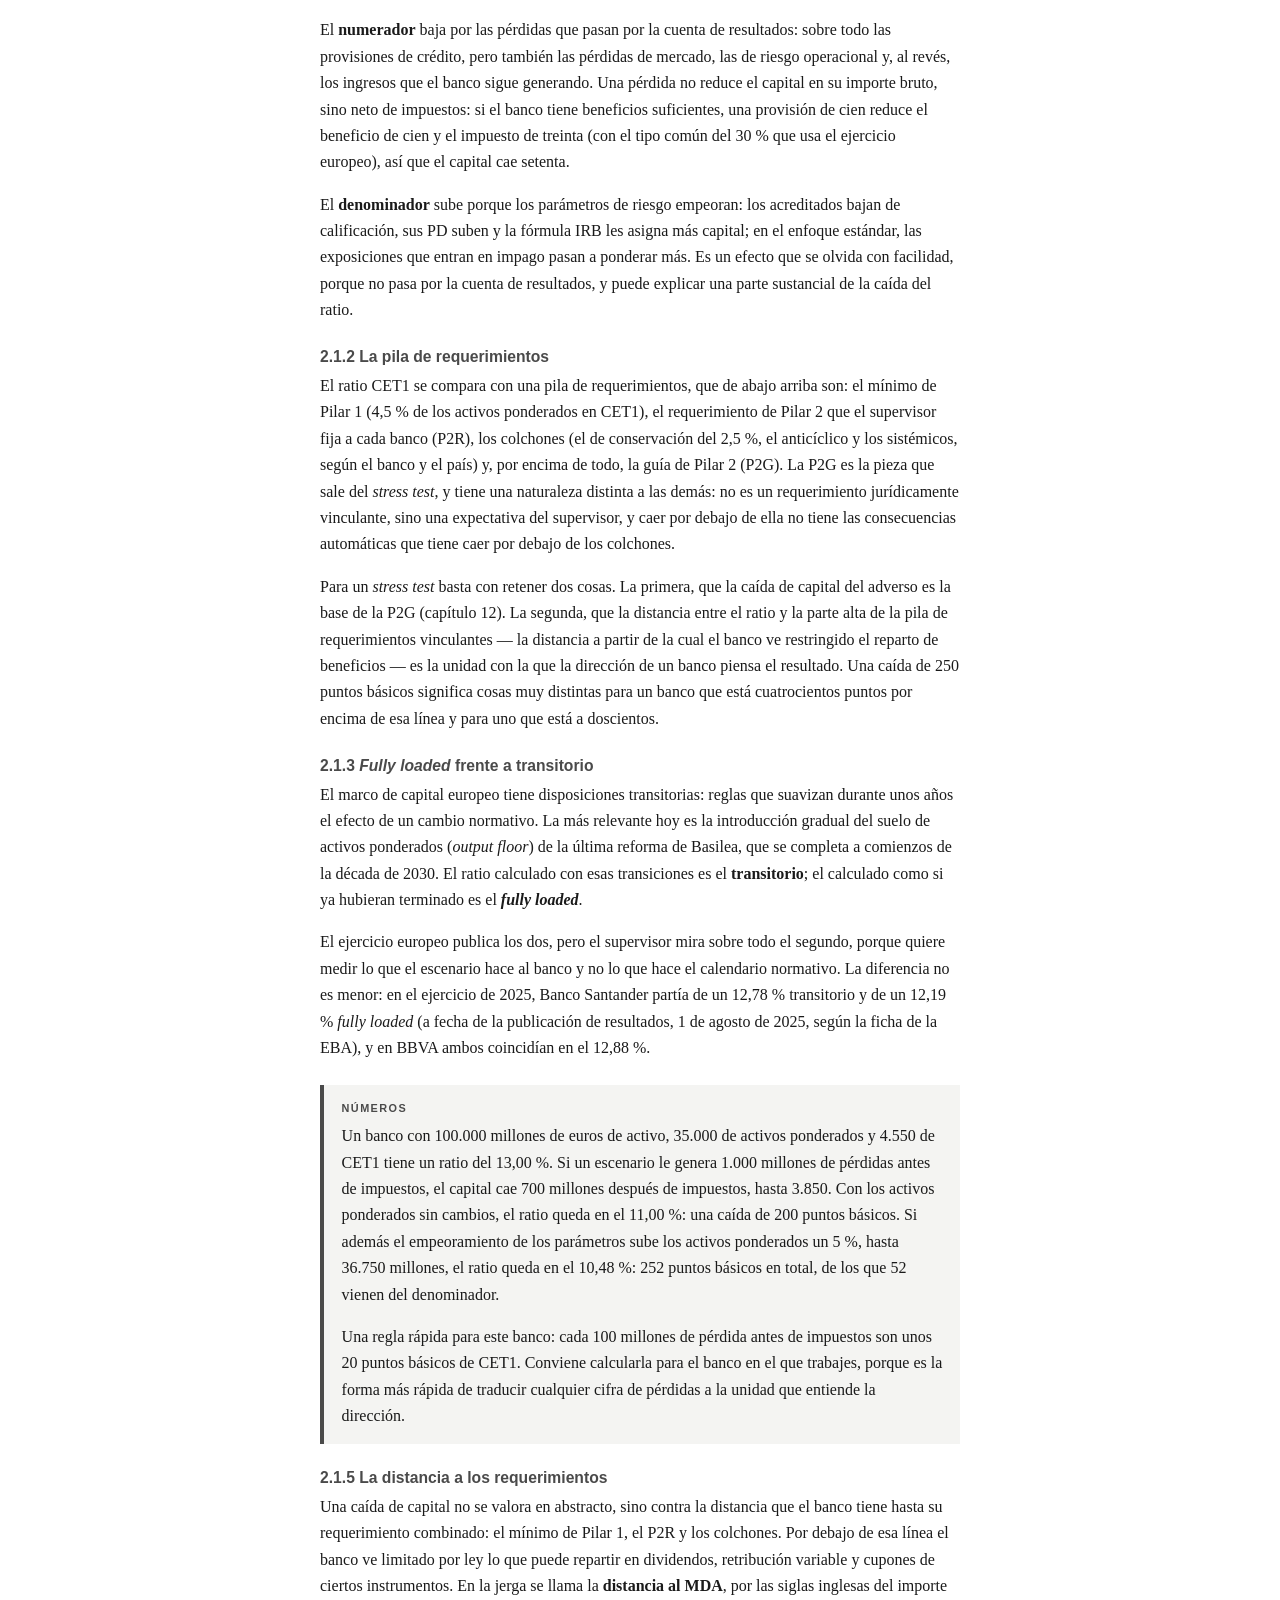
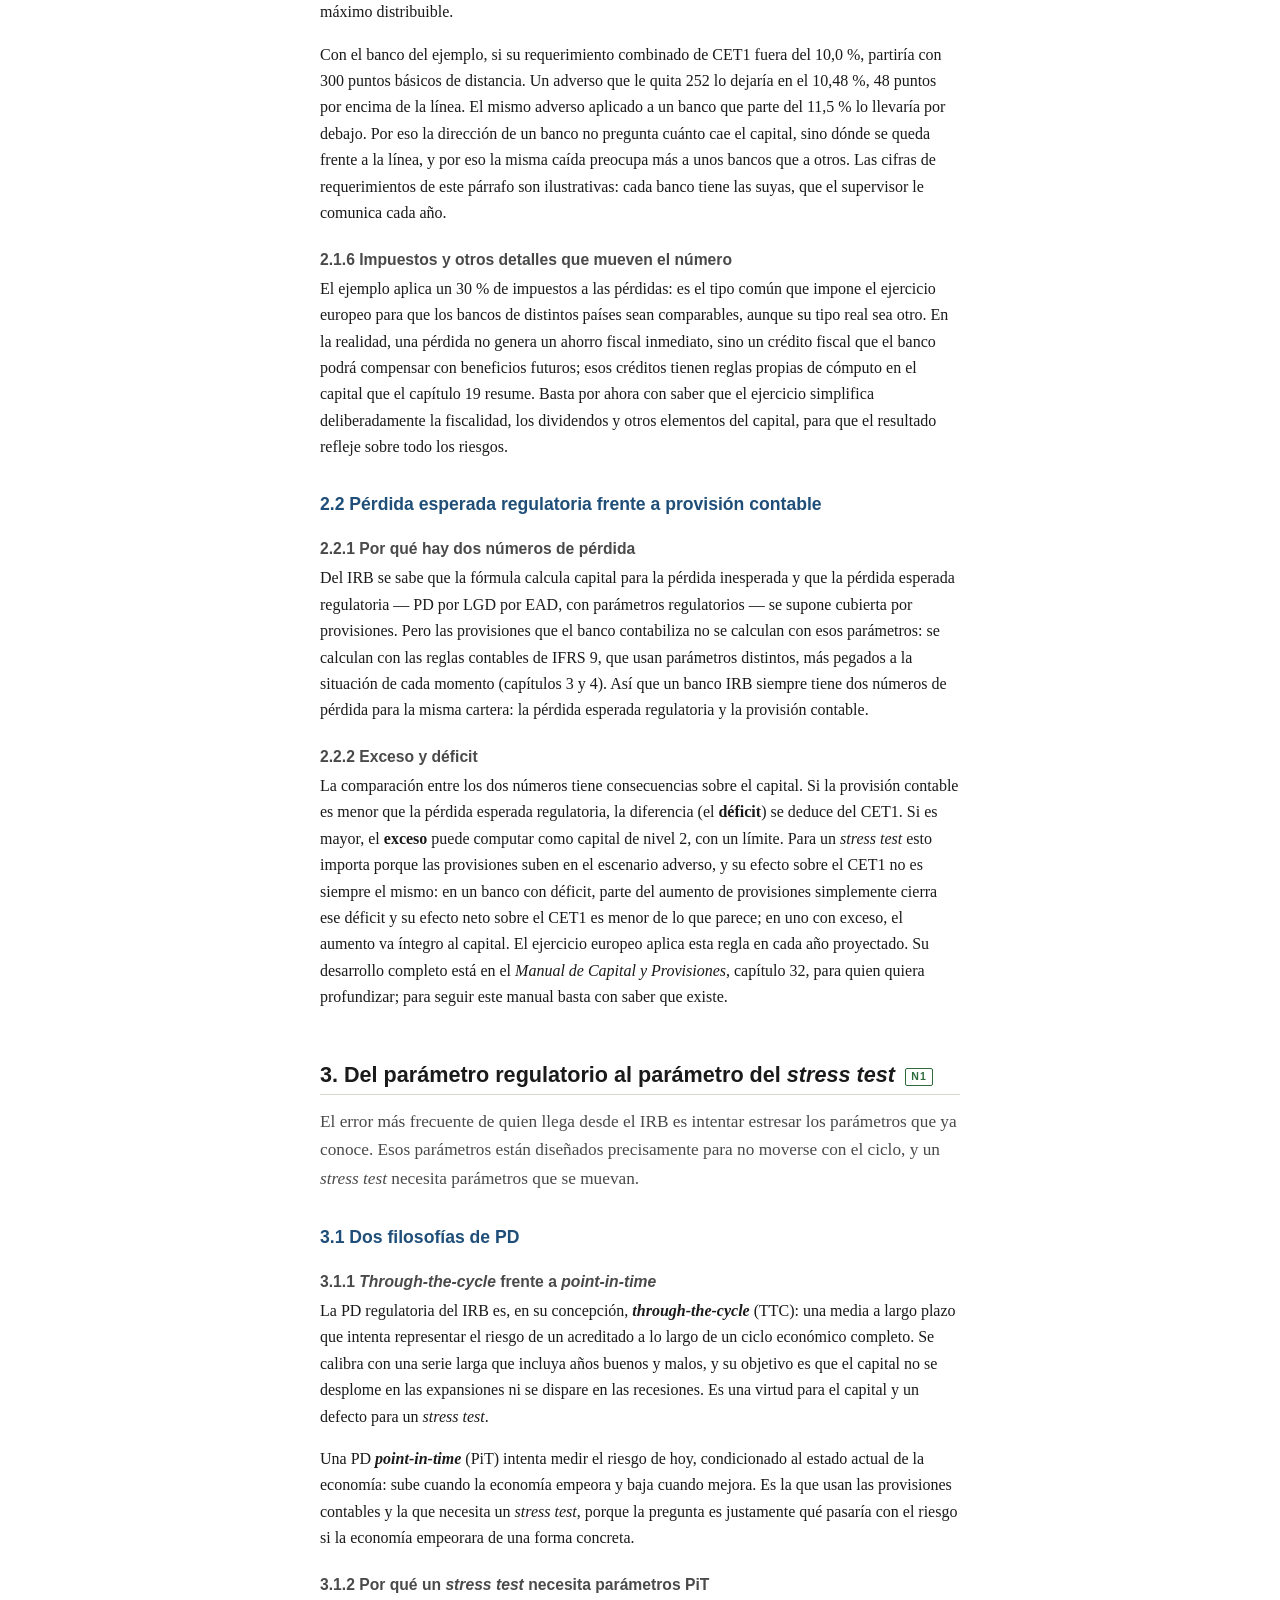
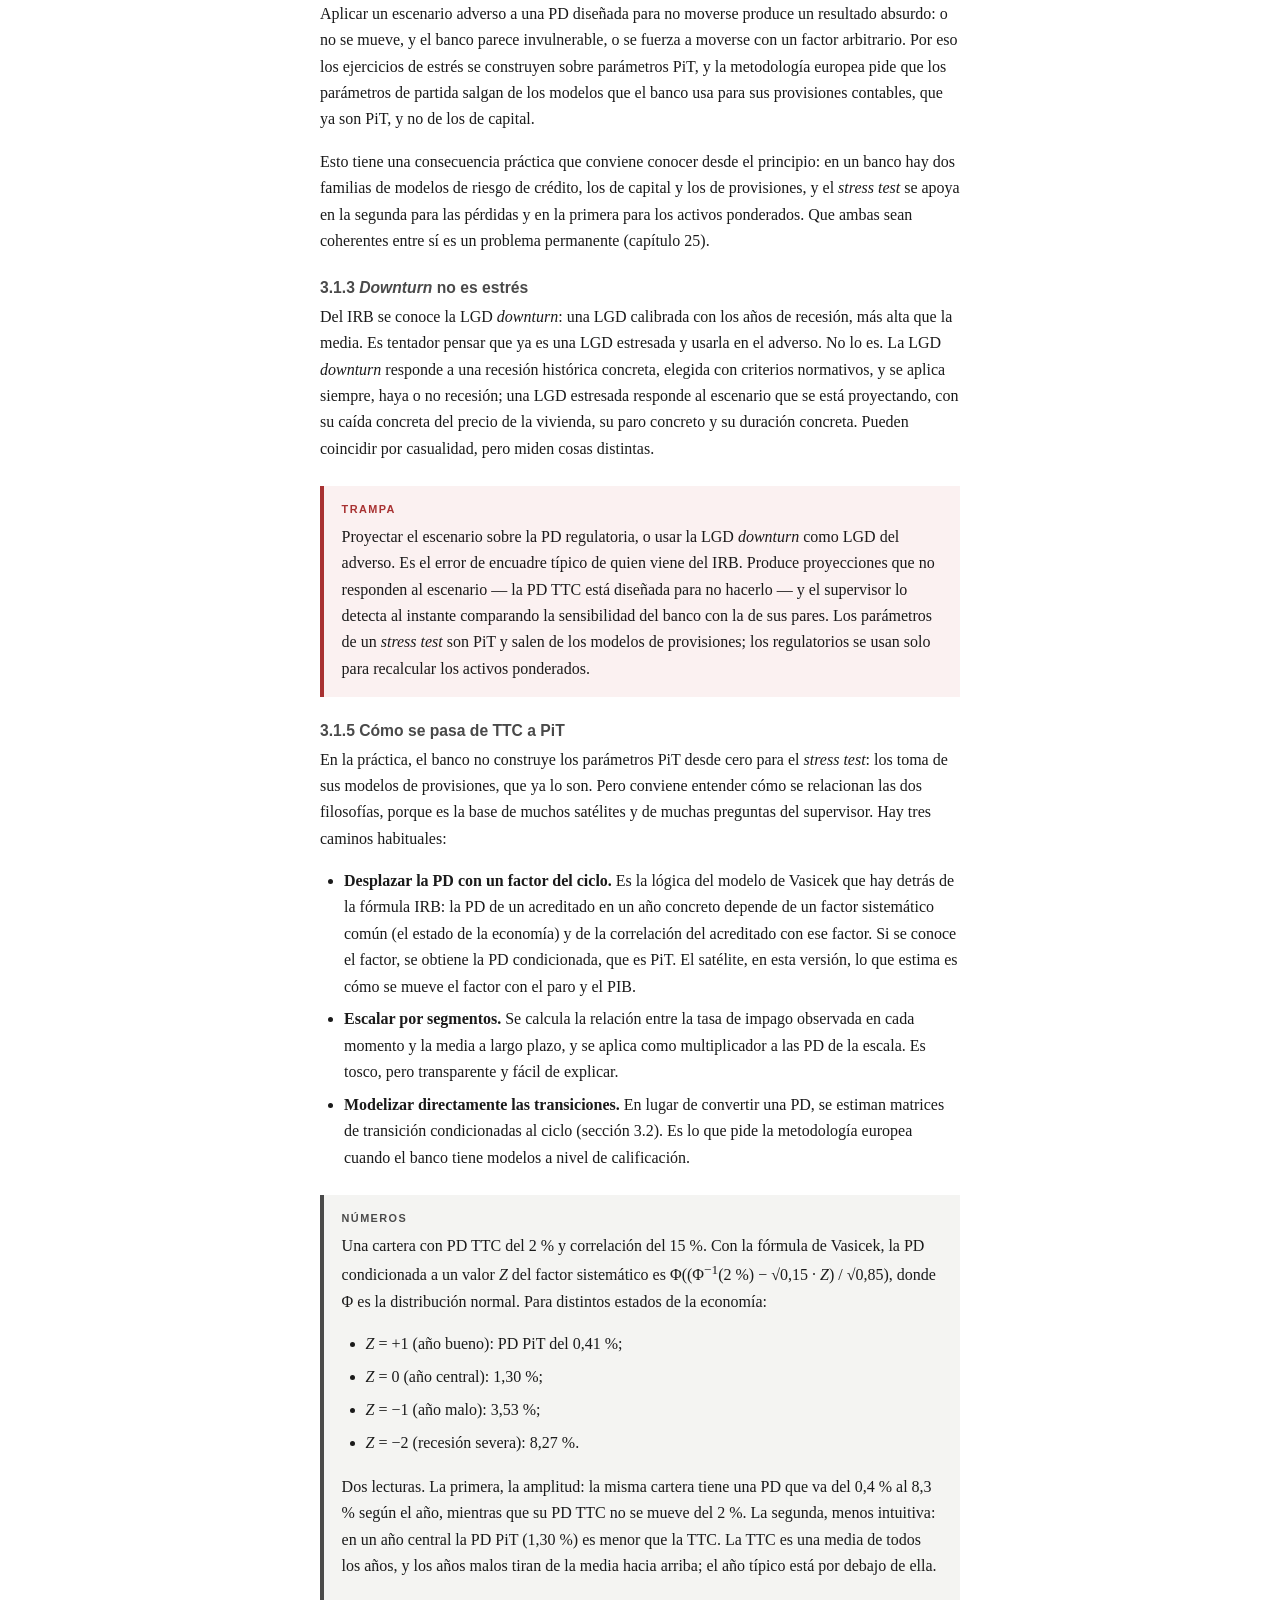
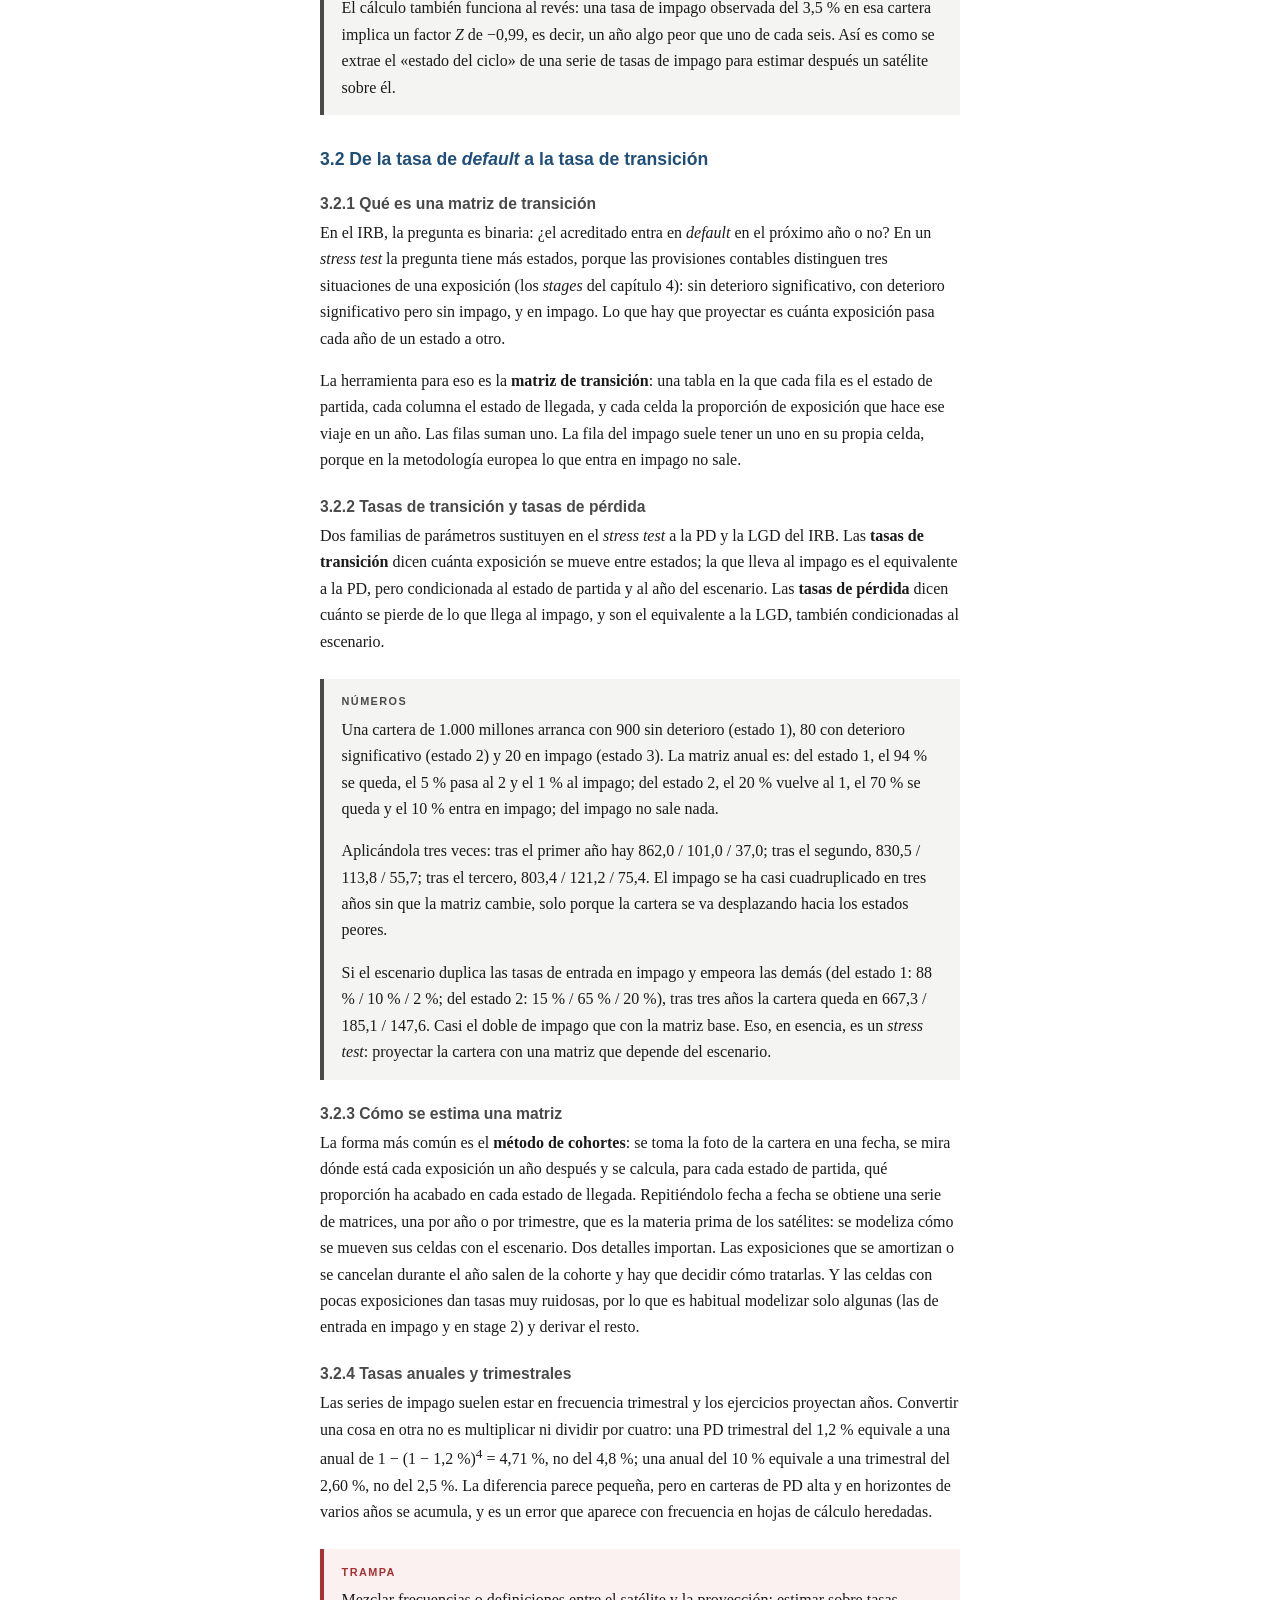
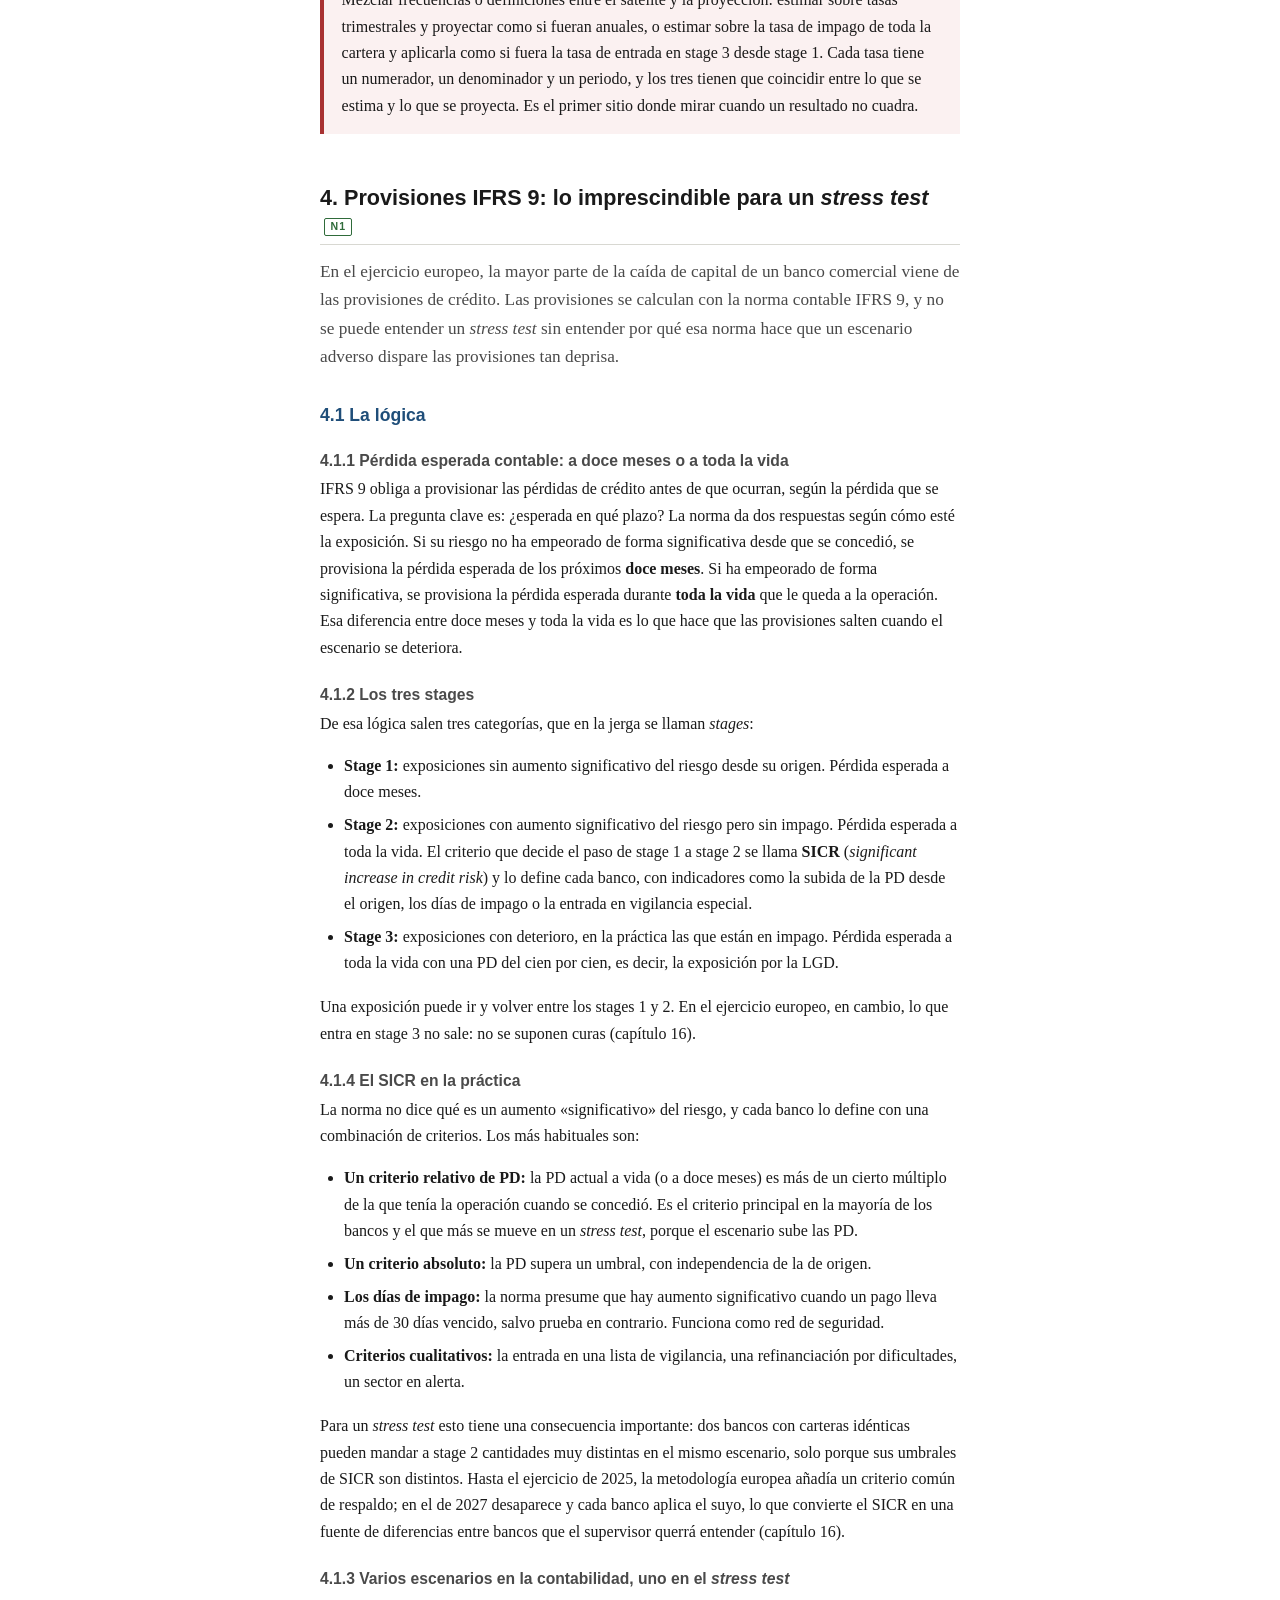
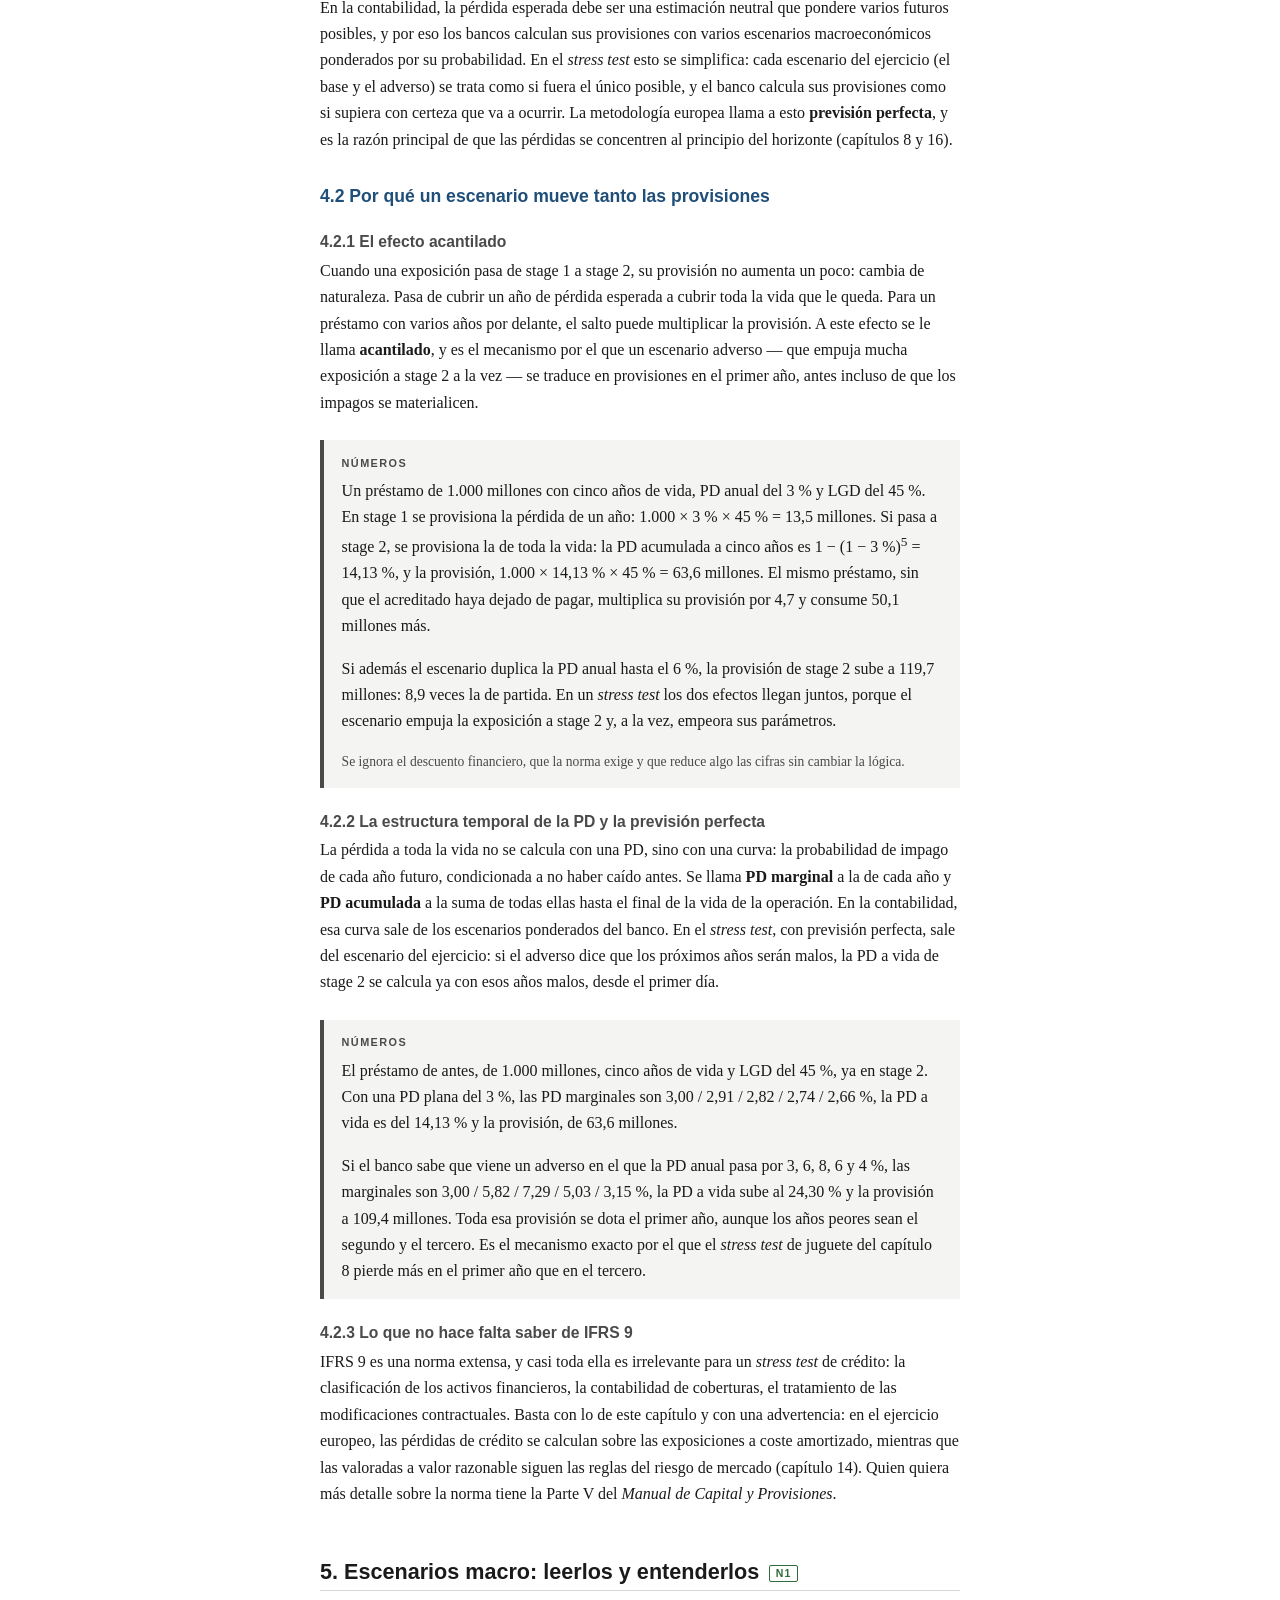
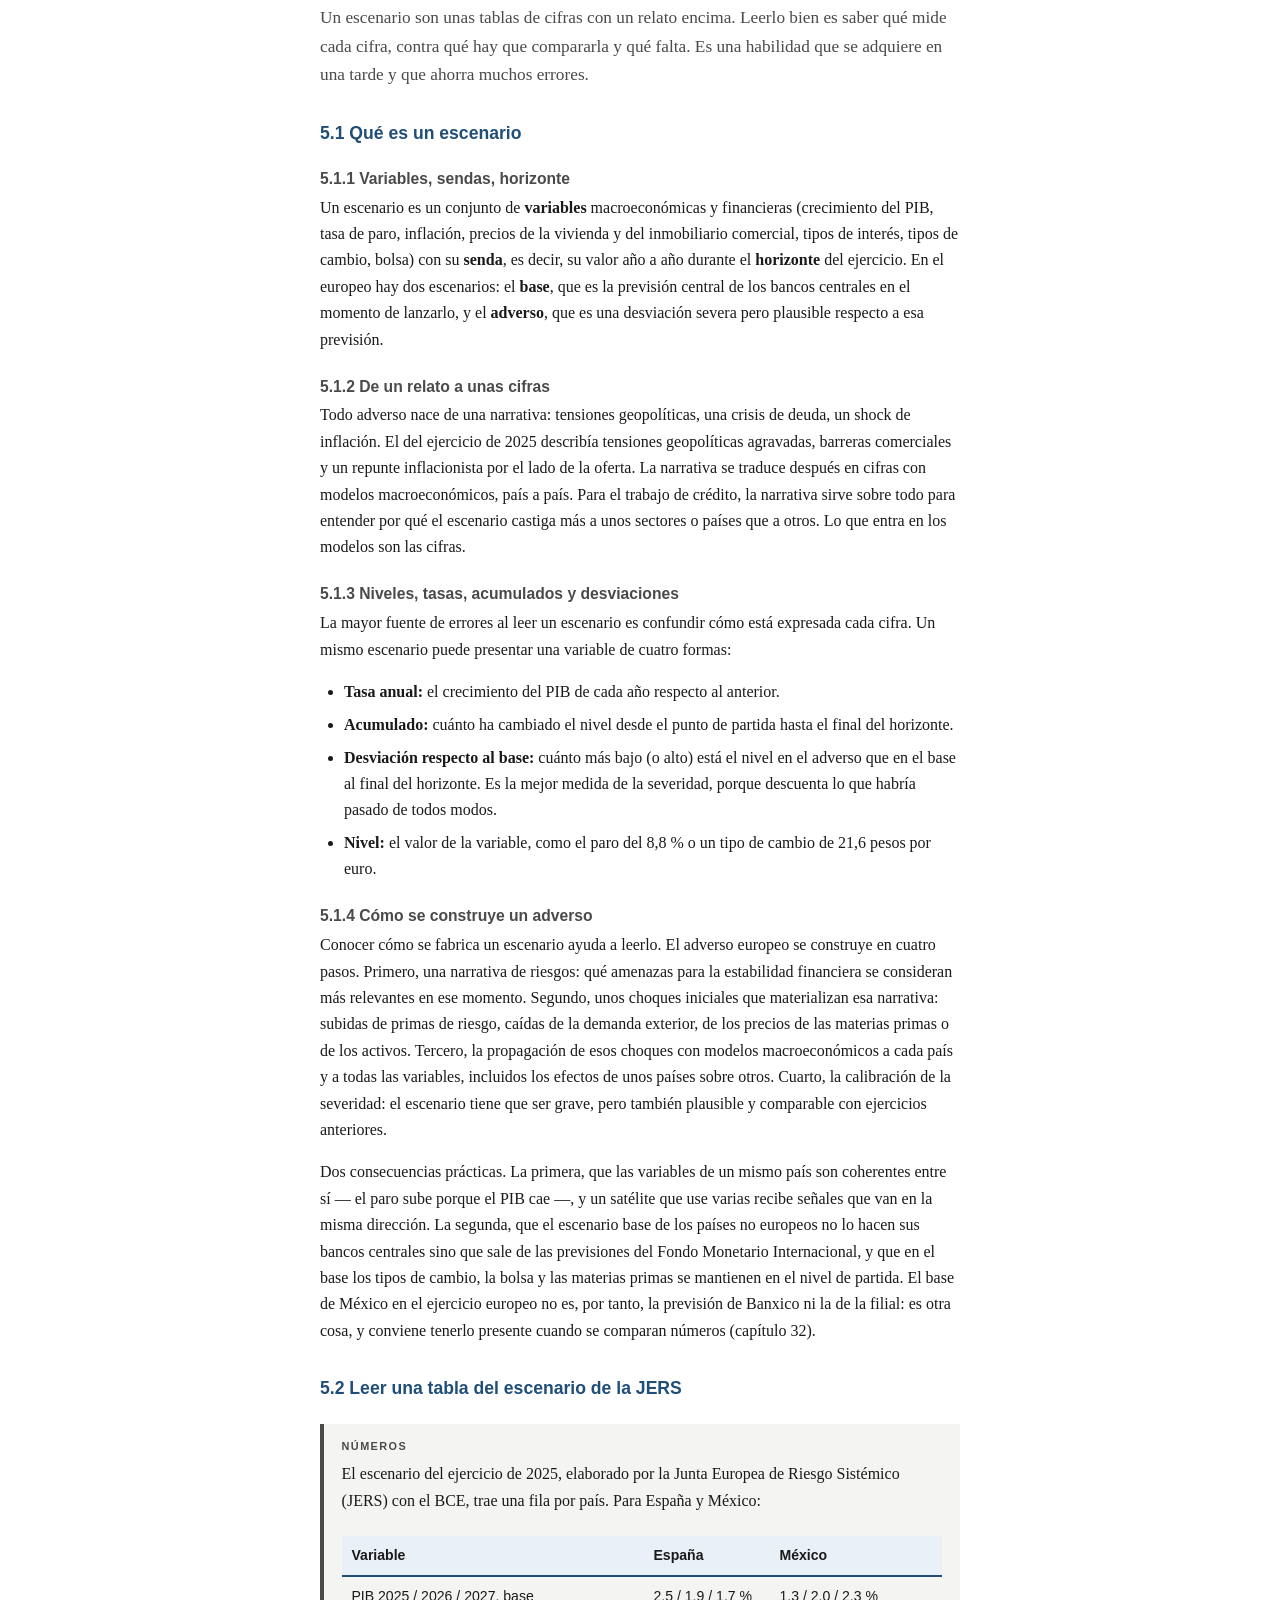
<file: manual/parte-01.html>
<!DOCTYPE html>
<html lang="es">
<head>
<meta charset="utf-8">
<meta name="viewport" content="width=device-width, initial-scale=1">
<title>Parte I — Fundamentos</title>
<link rel="stylesheet" href="estilo.css">
</head>
<body>

<p class="eyebrow">Parte I · Nivel 1</p>
<h1>Fundamentos</h1>
<p class="subtitulo">Todo lo que hace falta para entender un <i>stress test</i> de crédito de principio a fin, y hacer uno en pequeño.</p>

<p class="lead">Quien llega al <i>stress test</i> desde el IRB trae media caja de herramientas: sabe qué son la PD, la LGD y la EAD, y cómo se convierten en capital. Le falta la otra mitad, que es justo la que hace que un escenario macroeconómico se convierta en pérdidas: cómo se pasa de un parámetro pensado para durar todo un ciclo a uno que reacciona al año que viene, cómo funcionan las provisiones contables, cómo se lee un escenario y cómo se construye el modelo que traduce paro y PIB en tasas de impago. Esta parte llena ese hueco en ocho capítulos y termina con un <i>stress test</i> completo de una cartera de juguete. Si al acabarla eres capaz de rehacerlo con otra cartera, tienes el nivel 1.</p>

<hr/>

<!-- ============================================================ -->
<h2 id="cap1">1. Qué es un <i>stress test</i> y para qué sirve <span class="nivel n1">N1</span></h2>

<h3 id="s1-1">1.1 La idea</h3>

<h4 id="s1-1-1">1.1.1 Una pregunta «¿y si…?» aplicada al balance</h4>

<p>Un <i>stress test</i> responde a una pregunta sencilla: si la economía se comporta de una manera concreta y desfavorable durante los próximos años, ¿cuánto capital pierde el banco y con cuánto se queda? Para contestarla hacen falta tres cosas: una descripción precisa de esa economía desfavorable (el <strong>escenario</strong>), un método para traducir el escenario en pérdidas, ingresos y activos ponderados por riesgo (los <strong>modelos</strong>) y unas reglas que digan qué se puede suponer y qué no sobre el comportamiento del banco mientras tanto (los <strong>supuestos</strong>).</p>

<p>Dicho así parece un ejercicio de previsión, y no lo es. Un escenario adverso no dice qué va a pasar: describe algo que podría pasar, lo bastante grave como para que merezca la pena saber si el banco lo aguanta. Nadie le asigna una probabilidad. Lo que importa no es si ocurrirá, sino qué revela del banco que ocurriera.</p>

<h4 id="s1-1-2">1.1.2 Por qué existe</h4>

<p>Antes de 2008 los bancos ya hacían ejercicios de estrés, pero eran internos, heterogéneos y, en la práctica, poco severos. La crisis financiera reveló dos cosas. La primera, que los ratios de capital que publicaban los bancos no informaban de cuánto aguantarían en una recesión: dos bancos con el mismo ratio podían tener carteras de resistencia muy distinta. La segunda, que cuando el mercado deja de fiarse de los balances, la única forma de devolver la confianza es que un tercero creíble mire todos los bancos con la misma vara y publique el resultado.</p>

<p>De ahí nacen los ejercicios supervisores: en Estados Unidos, en plena crisis; en Europa, poco después, primero con el comité de supervisores que precedió a la Autoridad Bancaria Europea (EBA) y desde 2011 con la propia EBA. La crisis de la deuda soberana añadió una lección más: un ejercicio que se percibe como blando hace más daño que no hacerlo, porque cuando un banco que lo ha superado cae poco después, el mercado deja de creer en todos los demás. Buena parte de lo que hoy parece excesivo en la metodología europea &mdash; restricciones, comparación entre bancos, revisión minuciosa del supervisor &mdash; es la respuesta a aquella pérdida de credibilidad.</p>

<div class="bloque b-porque">
<span class="etiqueta">Por qué</span>
<p>El ratio de capital mide la foto de hoy. El <i>stress test</i> mide la película: cuánto de ese capital se consumiría si las cosas fueran mal. Un supervisor que solo mira la foto no sabe qué bancos están cerca del borde. Por eso el resultado del ejercicio no sustituye al ratio, sino que lo completa: le dice al supervisor cuánto colchón adicional tiene sentido pedir a cada banco (capítulo 12).</p>
</div>

<h4 id="s1-1-3">1.1.3 Tres preguntas distintas</h4>

<p>Bajo el mismo nombre conviven tres preguntas que conviene no confundir, porque cada una se contesta de manera distinta:</p>

<ul>
<li><strong>¿Cuánto pierdo si pasa esto?</strong> Es el <i>stress test</i> clásico: se fija el escenario y se calcula el impacto. Es lo que hace el ejercicio europeo y la mayor parte de este manual.</li>
<li><strong>¿Qué tendría que pasar para que pierda tanto?</strong> Es el <i>reverse stress test</i>: se fija el impacto &mdash; por ejemplo, perder 300 puntos básicos de capital &mdash; y se busca el escenario plausible que lo produce. Sirve para encontrar vulnerabilidades que nadie había imaginado (capítulo 21).</li>
<li><strong>¿Mis modelos responden como deberían?</strong> Es la pregunta que el supervisor se hace en paralelo a la primera: si el modelo de un banco reacciona poco a un escenario muy duro, el resultado no dice que el banco sea resistente, sino que el modelo está mal calibrado. Buena parte del diálogo con el supervisor gira en torno a esta pregunta.</li>
</ul>

<h3 id="s1-2">1.2 Lo que no es</h3>

<h4 id="s1-2-1">1.2.1 No es una previsión</h4>

<p>El escenario adverso de un ejercicio no es la opinión de nadie sobre el futuro, y el resultado tampoco. Un banco que pierde trescientos puntos básicos de capital en el adverso no espera perderlos; sabe que, si se diera ese escenario y se comportara como el ejercicio supone, los perdería. La distinción parece académica hasta que alguien la olvida en una presentación al consejo y la conversación deriva hacia si el escenario es realista. Casi nunca lo es, y no tiene por qué serlo.</p>

<h4 id="s1-2-2">1.2.2 En la Unión Europea no es un examen</h4>

<p>Los primeros ejercicios europeos fijaban un umbral de capital y se comunicaban como un examen con aprobados y suspensos. Hace años que no es así: el ejercicio de la EBA no tiene umbral, y su resultado sirve como información para la supervisión de cada banco, no como veredicto público. En otras jurisdicciones el planteamiento es distinto &mdash; la Reserva Federal convierte el resultado en un requerimiento de capital vinculante, y el Banco de Inglaterra ha evaluado a sus bancos contra mínimos explícitos &mdash;, y esa diferencia es una de las fuentes de confusión en un grupo con filiales en varios países (capítulo 13).</p>

<div class="bloque b-trampa">
<span class="etiqueta">Trampa</span>
<p>Comunicar a la dirección que el banco «ha aprobado» el ejercicio europeo, o que «el umbral» está en tal o cual cifra. No hay umbral. Lo que hay es una caída de capital que el supervisor usa para fijar una guía de capital adicional, y esa guía es mayor cuanto mayor es la caída (capítulo 12). Un banco que cae poco no ha aprobado nada: simplemente necesitará menos colchón. Y el que cae mucho tampoco ha suspendido: necesitará más.</p>
</div>

<h3 id="s1-3">1.3 Las piezas de cualquier ejercicio</h3>

<h4 id="s1-3-1">1.3.1 Escenario, punto de partida, supuestos, horizonte y métrica</h4>

<p>Todo <i>stress test</i>, sea cual sea quien lo haga, se describe con cinco piezas. Saber identificarlas es la primera competencia del nivel 1, porque es lo que permite comparar dos ejercicios cualesquiera:</p>

<div class="tabla-scroll">
<table>
<caption>Las cinco piezas de un ejercicio, con los valores del ejercicio europeo de 2027 como ejemplo.</caption>
<thead><tr><th>Pieza</th><th>Qué define</th><th>En el ejercicio europeo de 2027</th></tr></thead>
<tbody>
<tr><td><strong>Escenario</strong></td><td>La evolución de las variables macroeconómicas y financieras, normalmente un base y un adverso</td><td>Base del BCE y adverso de la JERS, comunes para todos los bancos</td></tr>
<tr><td><strong>Punto de partida</strong></td><td>La foto del banco de la que se arranca</td><td>Balance y parámetros a 31 de diciembre de 2026</td></tr>
<tr><td><strong>Supuestos de balance</strong></td><td>Qué le pasa al banco mientras dura el escenario: si crece, si vende, si reacciona</td><td>Balance estático: el banco no crece, no cambia de negocio y no reacciona</td></tr>
<tr><td><strong>Horizonte</strong></td><td>Cuántos años se proyectan</td><td>Tres años, 2027 a 2029</td></tr>
<tr><td><strong>Métrica</strong></td><td>Cómo se mide el resultado</td><td>Caída del ratio CET1, sobre todo en su versión <i>fully loaded</i></td></tr>
</tbody>
</table>
</div>

<h4 id="s1-3-2">1.3.2 Quién proyecta</h4>

<p>Hay una sexta pieza que no aparece en las notas metodológicas pero lo cambia todo: quién hace los cálculos. En el ejercicio europeo los hace el banco con sus propios modelos, bajo restricciones comunes, y el supervisor los revisa. En el de la Reserva Federal los hace el supervisor con sus propios modelos sobre los datos que le envía el banco. En otros, como los que publican varios bancos centrales latinoamericanos, el supervisor simula el sistema entero sin pedir proyecciones a nadie. Cuando el banco proyecta, hay margen para decisiones propias y, con él, para el diálogo y la discusión con el supervisor. Cuando proyecta el supervisor, el banco no decide nada sobre el método, pero tampoco puede defenderlo.</p>

<h4 id="s1-3-3">1.3.3 Qué hace alguien con el resultado</h4>

<p>Un ejercicio sin consecuencias se hace mal. Antes de entrar en un <i>stress test</i>, conviene saber para qué se va a usar el número: si fija un colchón de capital, si condiciona el reparto de dividendos, si alimenta la planificación interna o si se publica. El capítulo 12 desarrolla los usos del ejercicio europeo; por ahora basta con retener que el resultado del adverso acaba convertido en una guía de capital específica para cada banco, y que la calidad del ejercicio &mdash; datos, plazos, colaboración &mdash; también se evalúa.</p>

<h4 id="s1-3-4">1.3.4 Cómo se lee una ficha de resultados</h4>

<p>La mejor forma de ver las piezas juntas es leer un resultado real. La EBA publica, para cada banco del ejercicio, una ficha con una tabla resumen en la primera página. Esta es la de Banco Santander en el ejercicio de 2025, con las cifras más relevantes:</p>

<div class="tabla-scroll">
<table>
<caption>Banco Santander, ejercicio europeo de 2025, escenario adverso. Millones de euros y porcentajes. Fuente: ficha de resultados de la EBA, publicada el 1 de agosto de 2025.</caption>
<thead><tr><th>Partida</th><th>2024 (real)</th><th>2025</th><th>2026</th><th>2027</th></tr></thead>
<tbody>
<tr><td>Margen de intereses</td><td>46.790</td><td>38.649</td><td>40.247</td><td>40.472</td></tr>
<tr><td>Deterioro de activos financieros</td><td>−12.284</td><td>−21.120</td><td>−10.342</td><td>−13.390</td></tr>
<tr><td>Resultado del ejercicio</td><td>13.746</td><td>−3.502</td><td>7.867</td><td>6.404</td></tr>
<tr><td>Activos ponderados (transitorios)</td><td>627.012*</td><td>640.166</td><td>652.264</td><td>673.752</td></tr>
<tr><td>CET1 <i>fully loaded</i></td><td>12,19 %*</td><td>10,46 %</td><td>11,12 %</td><td>10,46 %</td></tr>
</tbody>
</table>
</div>
<p class="small">* Cifras de partida re-expresadas con las reglas de capital vigentes desde 2025 (CRR3); el CET1 <i>fully loaded</i> antes de la re-expresión era del 12,76 %.</p>

<p>Se leen así. El punto de partida es la foto de 2024. En el adverso, el deterioro casi se duplica en el primer año y luego se modera: es la concentración en el primer año que explican los capítulos 4 y 8. El margen de intereses cae unos 8.000 millones, pero sigue siendo positivo y absorbe buena parte de las pérdidas; por eso el resultado solo es negativo el primer año. Los activos ponderados suben un 7,5 % en tres años, y esa subida explica parte de que el ratio no se recupere en 2027 pese a los beneficios. La cifra que resume el ejercicio es la caída máxima del CET1 <i>fully loaded</i>: del 12,19 % al 10,46 %, 173 puntos básicos. Es la que el supervisor usará para la guía de Pilar 2 (capítulo 12).</p>

<p>Leer cuatro o cinco fichas de bancos parecidos es el mejor ejercicio práctico de este capítulo: enseña en una tarde qué es normal y qué llama la atención.</p>

<!-- ============================================================ -->
<h2 id="cap2">2. El capital que se mueve: lo justo para un <i>stress test</i> <span class="nivel n1">N1</span></h2>

<p class="lead">Del IRB se sabe cómo se calcula un requerimiento. En un <i>stress test</i> lo que interesa es otra cosa: cómo se mueve el ratio de capital cuando llegan las pérdidas, y qué parte de ese movimiento viene de cada sitio.</p>

<h3 id="s2-1">2.1 Del IRB que ya sabes al ratio que se estresa</h3>

<h4 id="s2-1-1">2.1.1 Numerador y denominador</h4>

<p>El ratio CET1 es un cociente: capital ordinario de nivel 1 entre activos ponderados por riesgo. Un escenario adverso lo ataca por los dos lados a la vez.</p>

<p>El <strong>numerador</strong> baja por las pérdidas que pasan por la cuenta de resultados: sobre todo las provisiones de crédito, pero también las pérdidas de mercado, las de riesgo operacional y, al revés, los ingresos que el banco sigue generando. Una pérdida no reduce el capital en su importe bruto, sino neto de impuestos: si el banco tiene beneficios suficientes, una provisión de cien reduce el beneficio de cien y el impuesto de treinta (con el tipo común del 30 % que usa el ejercicio europeo), así que el capital cae setenta.</p>

<p>El <strong>denominador</strong> sube porque los parámetros de riesgo empeoran: los acreditados bajan de calificación, sus PD suben y la fórmula IRB les asigna más capital; en el enfoque estándar, las exposiciones que entran en impago pasan a ponderar más. Es un efecto que se olvida con facilidad, porque no pasa por la cuenta de resultados, y puede explicar una parte sustancial de la caída del ratio.</p>

<h4 id="s2-1-2">2.1.2 La pila de requerimientos</h4>

<p>El ratio CET1 se compara con una pila de requerimientos, que de abajo arriba son: el mínimo de Pilar 1 (4,5 % de los activos ponderados en CET1), el requerimiento de Pilar 2 que el supervisor fija a cada banco (P2R), los colchones (el de conservación del 2,5 %, el anticíclico y los sistémicos, según el banco y el país) y, por encima de todo, la guía de Pilar 2 (P2G). La P2G es la pieza que sale del <i>stress test</i>, y tiene una naturaleza distinta a las demás: no es un requerimiento jurídicamente vinculante, sino una expectativa del supervisor, y caer por debajo de ella no tiene las consecuencias automáticas que tiene caer por debajo de los colchones.</p>

<p>Para un <i>stress test</i> basta con retener dos cosas. La primera, que la caída de capital del adverso es la base de la P2G (capítulo 12). La segunda, que la distancia entre el ratio y la parte alta de la pila de requerimientos vinculantes &mdash; la distancia a partir de la cual el banco ve restringido el reparto de beneficios &mdash; es la unidad con la que la dirección de un banco piensa el resultado. Una caída de 250 puntos básicos significa cosas muy distintas para un banco que está cuatrocientos puntos por encima de esa línea y para uno que está a doscientos.</p>

<h4 id="s2-1-3">2.1.3 <i>Fully loaded</i> frente a transitorio</h4>

<p>El marco de capital europeo tiene disposiciones transitorias: reglas que suavizan durante unos años el efecto de un cambio normativo. La más relevante hoy es la introducción gradual del suelo de activos ponderados (<i>output floor</i>) de la última reforma de Basilea, que se completa a comienzos de la década de 2030. El ratio calculado con esas transiciones es el <strong>transitorio</strong>; el calculado como si ya hubieran terminado es el <strong><i>fully loaded</i></strong>.</p>

<p>El ejercicio europeo publica los dos, pero el supervisor mira sobre todo el segundo, porque quiere medir lo que el escenario hace al banco y no lo que hace el calendario normativo. La diferencia no es menor: en el ejercicio de 2025, Banco Santander partía de un 12,78 % transitorio y de un 12,19 % <i>fully loaded</i> (a fecha de la publicación de resultados, 1 de agosto de 2025, según la ficha de la EBA), y en BBVA ambos coincidían en el 12,88 %.</p>

<div class="bloque b-numeros">
<span class="etiqueta">Números</span>
<p>Un banco con 100.000 millones de euros de activo, 35.000 de activos ponderados y 4.550 de CET1 tiene un ratio del 13,00 %. Si un escenario le genera 1.000 millones de pérdidas antes de impuestos, el capital cae 700 millones después de impuestos, hasta 3.850. Con los activos ponderados sin cambios, el ratio queda en el 11,00 %: una caída de 200 puntos básicos. Si además el empeoramiento de los parámetros sube los activos ponderados un 5 %, hasta 36.750 millones, el ratio queda en el 10,48 %: 252 puntos básicos en total, de los que 52 vienen del denominador.</p>
<p>Una regla rápida para este banco: cada 100 millones de pérdida antes de impuestos son unos 20 puntos básicos de CET1. Conviene calcularla para el banco en el que trabajes, porque es la forma más rápida de traducir cualquier cifra de pérdidas a la unidad que entiende la dirección.</p>
</div>

<h4 id="s2-1-5">2.1.5 La distancia a los requerimientos</h4>

<p>Una caída de capital no se valora en abstracto, sino contra la distancia que el banco tiene hasta su requerimiento combinado: el mínimo de Pilar 1, el P2R y los colchones. Por debajo de esa línea el banco ve limitado por ley lo que puede repartir en dividendos, retribución variable y cupones de ciertos instrumentos. En la jerga se llama la <strong>distancia al MDA</strong>, por las siglas inglesas del importe máximo distribuible.</p>

<p>Con el banco del ejemplo, si su requerimiento combinado de CET1 fuera del 10,0 %, partiría con 300 puntos básicos de distancia. Un adverso que le quita 252 lo dejaría en el 10,48 %, 48 puntos por encima de la línea. El mismo adverso aplicado a un banco que parte del 11,5 % lo llevaría por debajo. Por eso la dirección de un banco no pregunta cuánto cae el capital, sino dónde se queda frente a la línea, y por eso la misma caída preocupa más a unos bancos que a otros. Las cifras de requerimientos de este párrafo son ilustrativas: cada banco tiene las suyas, que el supervisor le comunica cada año.</p>

<h4 id="s2-1-6">2.1.6 Impuestos y otros detalles que mueven el número</h4>

<p>El ejemplo aplica un 30 % de impuestos a las pérdidas: es el tipo común que impone el ejercicio europeo para que los bancos de distintos países sean comparables, aunque su tipo real sea otro. En la realidad, una pérdida no genera un ahorro fiscal inmediato, sino un crédito fiscal que el banco podrá compensar con beneficios futuros; esos créditos tienen reglas propias de cómputo en el capital que el capítulo 19 resume. Basta por ahora con saber que el ejercicio simplifica deliberadamente la fiscalidad, los dividendos y otros elementos del capital, para que el resultado refleje sobre todo los riesgos.</p>

<h3 id="s2-2">2.2 Pérdida esperada regulatoria frente a provisión contable</h3>

<h4 id="s2-2-1">2.2.1 Por qué hay dos números de pérdida</h4>

<p>Del IRB se sabe que la fórmula calcula capital para la pérdida inesperada y que la pérdida esperada regulatoria &mdash; PD por LGD por EAD, con parámetros regulatorios &mdash; se supone cubierta por provisiones. Pero las provisiones que el banco contabiliza no se calculan con esos parámetros: se calculan con las reglas contables de IFRS 9, que usan parámetros distintos, más pegados a la situación de cada momento (capítulos 3 y 4). Así que un banco IRB siempre tiene dos números de pérdida para la misma cartera: la pérdida esperada regulatoria y la provisión contable.</p>

<h4 id="s2-2-2">2.2.2 Exceso y déficit</h4>

<p>La comparación entre los dos números tiene consecuencias sobre el capital. Si la provisión contable es menor que la pérdida esperada regulatoria, la diferencia (el <strong>déficit</strong>) se deduce del CET1. Si es mayor, el <strong>exceso</strong> puede computar como capital de nivel 2, con un límite. Para un <i>stress test</i> esto importa porque las provisiones suben en el escenario adverso, y su efecto sobre el CET1 no es siempre el mismo: en un banco con déficit, parte del aumento de provisiones simplemente cierra ese déficit y su efecto neto sobre el CET1 es menor de lo que parece; en uno con exceso, el aumento va íntegro al capital. El ejercicio europeo aplica esta regla en cada año proyectado. Su desarrollo completo está en el <i>Manual de Capital y Provisiones</i>, capítulo 32, para quien quiera profundizar; para seguir este manual basta con saber que existe.</p>

<!-- ============================================================ -->
<h2 id="cap3">3. Del parámetro regulatorio al parámetro del <i>stress test</i> <span class="nivel n1">N1</span></h2>

<p class="lead">El error más frecuente de quien llega desde el IRB es intentar estresar los parámetros que ya conoce. Esos parámetros están diseñados precisamente para no moverse con el ciclo, y un <i>stress test</i> necesita parámetros que se muevan.</p>

<h3 id="s3-1">3.1 Dos filosofías de PD</h3>

<h4 id="s3-1-1">3.1.1 <i>Through-the-cycle</i> frente a <i>point-in-time</i></h4>

<p>La PD regulatoria del IRB es, en su concepción, <strong><i>through-the-cycle</i></strong> (TTC): una media a largo plazo que intenta representar el riesgo de un acreditado a lo largo de un ciclo económico completo. Se calibra con una serie larga que incluya años buenos y malos, y su objetivo es que el capital no se desplome en las expansiones ni se dispare en las recesiones. Es una virtud para el capital y un defecto para un <i>stress test</i>.</p>

<p>Una PD <strong><i>point-in-time</i></strong> (PiT) intenta medir el riesgo de hoy, condicionado al estado actual de la economía: sube cuando la economía empeora y baja cuando mejora. Es la que usan las provisiones contables y la que necesita un <i>stress test</i>, porque la pregunta es justamente qué pasaría con el riesgo si la economía empeorara de una forma concreta.</p>

<h4 id="s3-1-2">3.1.2 Por qué un <i>stress test</i> necesita parámetros PiT</h4>

<p>Aplicar un escenario adverso a una PD diseñada para no moverse produce un resultado absurdo: o no se mueve, y el banco parece invulnerable, o se fuerza a moverse con un factor arbitrario. Por eso los ejercicios de estrés se construyen sobre parámetros PiT, y la metodología europea pide que los parámetros de partida salgan de los modelos que el banco usa para sus provisiones contables, que ya son PiT, y no de los de capital.</p>

<p>Esto tiene una consecuencia práctica que conviene conocer desde el principio: en un banco hay dos familias de modelos de riesgo de crédito, los de capital y los de provisiones, y el <i>stress test</i> se apoya en la segunda para las pérdidas y en la primera para los activos ponderados. Que ambas sean coherentes entre sí es un problema permanente (capítulo 25).</p>

<h4 id="s3-1-3">3.1.3 <i>Downturn</i> no es estrés</h4>

<p>Del IRB se conoce la LGD <i>downturn</i>: una LGD calibrada con los años de recesión, más alta que la media. Es tentador pensar que ya es una LGD estresada y usarla en el adverso. No lo es. La LGD <i>downturn</i> responde a una recesión histórica concreta, elegida con criterios normativos, y se aplica siempre, haya o no recesión; una LGD estresada responde al escenario que se está proyectando, con su caída concreta del precio de la vivienda, su paro concreto y su duración concreta. Pueden coincidir por casualidad, pero miden cosas distintas.</p>

<div class="bloque b-trampa">
<span class="etiqueta">Trampa</span>
<p>Proyectar el escenario sobre la PD regulatoria, o usar la LGD <i>downturn</i> como LGD del adverso. Es el error de encuadre típico de quien viene del IRB. Produce proyecciones que no responden al escenario &mdash; la PD TTC está diseñada para no hacerlo &mdash; y el supervisor lo detecta al instante comparando la sensibilidad del banco con la de sus pares. Los parámetros de un <i>stress test</i> son PiT y salen de los modelos de provisiones; los regulatorios se usan solo para recalcular los activos ponderados.</p>
</div>

<h4 id="s3-1-5">3.1.5 Cómo se pasa de TTC a PiT</h4>

<p>En la práctica, el banco no construye los parámetros PiT desde cero para el <i>stress test</i>: los toma de sus modelos de provisiones, que ya lo son. Pero conviene entender cómo se relacionan las dos filosofías, porque es la base de muchos satélites y de muchas preguntas del supervisor. Hay tres caminos habituales:</p>

<ul>
<li><strong>Desplazar la PD con un factor del ciclo.</strong> Es la lógica del modelo de Vasicek que hay detrás de la fórmula IRB: la PD de un acreditado en un año concreto depende de un factor sistemático común (el estado de la economía) y de la correlación del acreditado con ese factor. Si se conoce el factor, se obtiene la PD condicionada, que es PiT. El satélite, en esta versión, lo que estima es cómo se mueve el factor con el paro y el PIB.</li>
<li><strong>Escalar por segmentos.</strong> Se calcula la relación entre la tasa de impago observada en cada momento y la media a largo plazo, y se aplica como multiplicador a las PD de la escala. Es tosco, pero transparente y fácil de explicar.</li>
<li><strong>Modelizar directamente las transiciones.</strong> En lugar de convertir una PD, se estiman matrices de transición condicionadas al ciclo (sección 3.2). Es lo que pide la metodología europea cuando el banco tiene modelos a nivel de calificación.</li>
</ul>

<div class="bloque b-numeros">
<span class="etiqueta">Números</span>
<p>Una cartera con PD TTC del 2 % y correlación del 15 %. Con la fórmula de Vasicek, la PD condicionada a un valor <i>Z</i> del factor sistemático es Φ((Φ<sup>−1</sup>(2 %) − √0,15 · <i>Z</i>) / √0,85), donde Φ es la distribución normal. Para distintos estados de la economía:</p>
<ul>
<li><i>Z</i> = +1 (año bueno): PD PiT del 0,41 %;</li>
<li><i>Z</i> = 0 (año central): 1,30 %;</li>
<li><i>Z</i> = −1 (año malo): 3,53 %;</li>
<li><i>Z</i> = −2 (recesión severa): 8,27 %.</li>
</ul>
<p>Dos lecturas. La primera, la amplitud: la misma cartera tiene una PD que va del 0,4 % al 8,3 % según el año, mientras que su PD TTC no se mueve del 2 %. La segunda, menos intuitiva: en un año central la PD PiT (1,30 %) es menor que la TTC. La TTC es una media de todos los años, y los años malos tiran de la media hacia arriba; el año típico está por debajo de ella.</p>
<p>El cálculo también funciona al revés: una tasa de impago observada del 3,5 % en esa cartera implica un factor <i>Z</i> de −0,99, es decir, un año algo peor que uno de cada seis. Así es como se extrae el «estado del ciclo» de una serie de tasas de impago para estimar después un satélite sobre él.</p>
</div>

<h3 id="s3-2">3.2 De la tasa de <i>default</i> a la tasa de transición</h3>

<h4 id="s3-2-1">3.2.1 Qué es una matriz de transición</h4>

<p>En el IRB, la pregunta es binaria: ¿el acreditado entra en <i>default</i> en el próximo año o no? En un <i>stress test</i> la pregunta tiene más estados, porque las provisiones contables distinguen tres situaciones de una exposición (los <i>stages</i> del capítulo 4): sin deterioro significativo, con deterioro significativo pero sin impago, y en impago. Lo que hay que proyectar es cuánta exposición pasa cada año de un estado a otro.</p>

<p>La herramienta para eso es la <strong>matriz de transición</strong>: una tabla en la que cada fila es el estado de partida, cada columna el estado de llegada, y cada celda la proporción de exposición que hace ese viaje en un año. Las filas suman uno. La fila del impago suele tener un uno en su propia celda, porque en la metodología europea lo que entra en impago no sale.</p>

<h4 id="s3-2-2">3.2.2 Tasas de transición y tasas de pérdida</h4>

<p>Dos familias de parámetros sustituyen en el <i>stress test</i> a la PD y la LGD del IRB. Las <strong>tasas de transición</strong> dicen cuánta exposición se mueve entre estados; la que lleva al impago es el equivalente a la PD, pero condicionada al estado de partida y al año del escenario. Las <strong>tasas de pérdida</strong> dicen cuánto se pierde de lo que llega al impago, y son el equivalente a la LGD, también condicionadas al escenario.</p>

<div class="bloque b-numeros">
<span class="etiqueta">Números</span>
<p>Una cartera de 1.000 millones arranca con 900 sin deterioro (estado 1), 80 con deterioro significativo (estado 2) y 20 en impago (estado 3). La matriz anual es: del estado 1, el 94 % se queda, el 5 % pasa al 2 y el 1 % al impago; del estado 2, el 20 % vuelve al 1, el 70 % se queda y el 10 % entra en impago; del impago no sale nada.</p>
<p>Aplicándola tres veces: tras el primer año hay 862,0 / 101,0 / 37,0; tras el segundo, 830,5 / 113,8 / 55,7; tras el tercero, 803,4 / 121,2 / 75,4. El impago se ha casi cuadruplicado en tres años sin que la matriz cambie, solo porque la cartera se va desplazando hacia los estados peores.</p>
<p>Si el escenario duplica las tasas de entrada en impago y empeora las demás (del estado 1: 88 % / 10 % / 2 %; del estado 2: 15 % / 65 % / 20 %), tras tres años la cartera queda en 667,3 / 185,1 / 147,6. Casi el doble de impago que con la matriz base. Eso, en esencia, es un <i>stress test</i>: proyectar la cartera con una matriz que depende del escenario.</p>
</div>

<h4 id="s3-2-3">3.2.3 Cómo se estima una matriz</h4>

<p>La forma más común es el <strong>método de cohortes</strong>: se toma la foto de la cartera en una fecha, se mira dónde está cada exposición un año después y se calcula, para cada estado de partida, qué proporción ha acabado en cada estado de llegada. Repitiéndolo fecha a fecha se obtiene una serie de matrices, una por año o por trimestre, que es la materia prima de los satélites: se modeliza cómo se mueven sus celdas con el escenario. Dos detalles importan. Las exposiciones que se amortizan o se cancelan durante el año salen de la cohorte y hay que decidir cómo tratarlas. Y las celdas con pocas exposiciones dan tasas muy ruidosas, por lo que es habitual modelizar solo algunas (las de entrada en impago y en stage 2) y derivar el resto.</p>

<h4 id="s3-2-4">3.2.4 Tasas anuales y trimestrales</h4>

<p>Las series de impago suelen estar en frecuencia trimestral y los ejercicios proyectan años. Convertir una cosa en otra no es multiplicar ni dividir por cuatro: una PD trimestral del 1,2 % equivale a una anual de 1 − (1 − 1,2 %)<sup>4</sup> = 4,71 %, no del 4,8 %; una anual del 10 % equivale a una trimestral del 2,60 %, no del 2,5 %. La diferencia parece pequeña, pero en carteras de PD alta y en horizontes de varios años se acumula, y es un error que aparece con frecuencia en hojas de cálculo heredadas.</p>

<div class="bloque b-trampa">
<span class="etiqueta">Trampa</span>
<p>Mezclar frecuencias o definiciones entre el satélite y la proyección: estimar sobre tasas trimestrales y proyectar como si fueran anuales, o estimar sobre la tasa de impago de toda la cartera y aplicarla como si fuera la tasa de entrada en stage 3 desde stage 1. Cada tasa tiene un numerador, un denominador y un periodo, y los tres tienen que coincidir entre lo que se estima y lo que se proyecta. Es el primer sitio donde mirar cuando un resultado no cuadra.</p>
</div>

<!-- ============================================================ -->
<h2 id="cap4">4. Provisiones IFRS 9: lo imprescindible para un <i>stress test</i> <span class="nivel n1">N1</span></h2>

<p class="lead">En el ejercicio europeo, la mayor parte de la caída de capital de un banco comercial viene de las provisiones de crédito. Las provisiones se calculan con la norma contable IFRS 9, y no se puede entender un <i>stress test</i> sin entender por qué esa norma hace que un escenario adverso dispare las provisiones tan deprisa.</p>

<h3 id="s4-1">4.1 La lógica</h3>

<h4 id="s4-1-1">4.1.1 Pérdida esperada contable: a doce meses o a toda la vida</h4>

<p>IFRS 9 obliga a provisionar las pérdidas de crédito antes de que ocurran, según la pérdida que se espera. La pregunta clave es: ¿esperada en qué plazo? La norma da dos respuestas según cómo esté la exposición. Si su riesgo no ha empeorado de forma significativa desde que se concedió, se provisiona la pérdida esperada de los próximos <strong>doce meses</strong>. Si ha empeorado de forma significativa, se provisiona la pérdida esperada durante <strong>toda la vida</strong> que le queda a la operación. Esa diferencia entre doce meses y toda la vida es lo que hace que las provisiones salten cuando el escenario se deteriora.</p>

<h4 id="s4-1-2">4.1.2 Los tres stages</h4>

<p>De esa lógica salen tres categorías, que en la jerga se llaman <i>stages</i>:</p>

<ul>
<li><strong>Stage 1:</strong> exposiciones sin aumento significativo del riesgo desde su origen. Pérdida esperada a doce meses.</li>
<li><strong>Stage 2:</strong> exposiciones con aumento significativo del riesgo pero sin impago. Pérdida esperada a toda la vida. El criterio que decide el paso de stage 1 a stage 2 se llama <strong>SICR</strong> (<i>significant increase in credit risk</i>) y lo define cada banco, con indicadores como la subida de la PD desde el origen, los días de impago o la entrada en vigilancia especial.</li>
<li><strong>Stage 3:</strong> exposiciones con deterioro, en la práctica las que están en impago. Pérdida esperada a toda la vida con una PD del cien por cien, es decir, la exposición por la LGD.</li>
</ul>

<p>Una exposición puede ir y volver entre los stages 1 y 2. En el ejercicio europeo, en cambio, lo que entra en stage 3 no sale: no se suponen curas (capítulo 16).</p>

<h4 id="s4-1-4">4.1.4 El SICR en la práctica</h4>

<p>La norma no dice qué es un aumento «significativo» del riesgo, y cada banco lo define con una combinación de criterios. Los más habituales son:</p>

<ul>
<li><strong>Un criterio relativo de PD:</strong> la PD actual a vida (o a doce meses) es más de un cierto múltiplo de la que tenía la operación cuando se concedió. Es el criterio principal en la mayoría de los bancos y el que más se mueve en un <i>stress test</i>, porque el escenario sube las PD.</li>
<li><strong>Un criterio absoluto:</strong> la PD supera un umbral, con independencia de la de origen.</li>
<li><strong>Los días de impago:</strong> la norma presume que hay aumento significativo cuando un pago lleva más de 30 días vencido, salvo prueba en contrario. Funciona como red de seguridad.</li>
<li><strong>Criterios cualitativos:</strong> la entrada en una lista de vigilancia, una refinanciación por dificultades, un sector en alerta.</li>
</ul>

<p>Para un <i>stress test</i> esto tiene una consecuencia importante: dos bancos con carteras idénticas pueden mandar a stage 2 cantidades muy distintas en el mismo escenario, solo porque sus umbrales de SICR son distintos. Hasta el ejercicio de 2025, la metodología europea añadía un criterio común de respaldo; en el de 2027 desaparece y cada banco aplica el suyo, lo que convierte el SICR en una fuente de diferencias entre bancos que el supervisor querrá entender (capítulo 16).</p>

<h4 id="s4-1-3">4.1.3 Varios escenarios en la contabilidad, uno en el <i>stress test</i></h4>

<p>En la contabilidad, la pérdida esperada debe ser una estimación neutral que pondere varios futuros posibles, y por eso los bancos calculan sus provisiones con varios escenarios macroeconómicos ponderados por su probabilidad. En el <i>stress test</i> esto se simplifica: cada escenario del ejercicio (el base y el adverso) se trata como si fuera el único posible, y el banco calcula sus provisiones como si supiera con certeza que va a ocurrir. La metodología europea llama a esto <strong>previsión perfecta</strong>, y es la razón principal de que las pérdidas se concentren al principio del horizonte (capítulos 8 y 16).</p>

<h3 id="s4-2">4.2 Por qué un escenario mueve tanto las provisiones</h3>

<h4 id="s4-2-1">4.2.1 El efecto acantilado</h4>

<p>Cuando una exposición pasa de stage 1 a stage 2, su provisión no aumenta un poco: cambia de naturaleza. Pasa de cubrir un año de pérdida esperada a cubrir toda la vida que le queda. Para un préstamo con varios años por delante, el salto puede multiplicar la provisión. A este efecto se le llama <strong>acantilado</strong>, y es el mecanismo por el que un escenario adverso &mdash; que empuja mucha exposición a stage 2 a la vez &mdash; se traduce en provisiones en el primer año, antes incluso de que los impagos se materialicen.</p>

<div class="bloque b-numeros">
<span class="etiqueta">Números</span>
<p>Un préstamo de 1.000 millones con cinco años de vida, PD anual del 3 % y LGD del 45 %. En stage 1 se provisiona la pérdida de un año: 1.000 × 3 % × 45 % = 13,5 millones. Si pasa a stage 2, se provisiona la de toda la vida: la PD acumulada a cinco años es 1 − (1 − 3 %)<sup>5</sup> = 14,13 %, y la provisión, 1.000 × 14,13 % × 45 % = 63,6 millones. El mismo préstamo, sin que el acreditado haya dejado de pagar, multiplica su provisión por 4,7 y consume 50,1 millones más.</p>
<p>Si además el escenario duplica la PD anual hasta el 6 %, la provisión de stage 2 sube a 119,7 millones: 8,9 veces la de partida. En un <i>stress test</i> los dos efectos llegan juntos, porque el escenario empuja la exposición a stage 2 y, a la vez, empeora sus parámetros.</p>
<p class="small">Se ignora el descuento financiero, que la norma exige y que reduce algo las cifras sin cambiar la lógica.</p>
</div>

<h4 id="s4-2-2">4.2.2 La estructura temporal de la PD y la previsión perfecta</h4>

<p>La pérdida a toda la vida no se calcula con una PD, sino con una curva: la probabilidad de impago de cada año futuro, condicionada a no haber caído antes. Se llama <strong>PD marginal</strong> a la de cada año y <strong>PD acumulada</strong> a la suma de todas ellas hasta el final de la vida de la operación. En la contabilidad, esa curva sale de los escenarios ponderados del banco. En el <i>stress test</i>, con previsión perfecta, sale del escenario del ejercicio: si el adverso dice que los próximos años serán malos, la PD a vida de stage 2 se calcula ya con esos años malos, desde el primer día.</p>

<div class="bloque b-numeros">
<span class="etiqueta">Números</span>
<p>El préstamo de antes, de 1.000 millones, cinco años de vida y LGD del 45 %, ya en stage 2. Con una PD plana del 3 %, las PD marginales son 3,00 / 2,91 / 2,82 / 2,74 / 2,66 %, la PD a vida es del 14,13 % y la provisión, de 63,6 millones.</p>
<p>Si el banco sabe que viene un adverso en el que la PD anual pasa por 3, 6, 8, 6 y 4 %, las marginales son 3,00 / 5,82 / 7,29 / 5,03 / 3,15 %, la PD a vida sube al 24,30 % y la provisión a 109,4 millones. Toda esa provisión se dota el primer año, aunque los años peores sean el segundo y el tercero. Es el mecanismo exacto por el que el <i>stress test</i> de juguete del capítulo 8 pierde más en el primer año que en el tercero.</p>
</div>

<h4 id="s4-2-3">4.2.3 Lo que no hace falta saber de IFRS 9</h4>

<p>IFRS 9 es una norma extensa, y casi toda ella es irrelevante para un <i>stress test</i> de crédito: la clasificación de los activos financieros, la contabilidad de coberturas, el tratamiento de las modificaciones contractuales. Basta con lo de este capítulo y con una advertencia: en el ejercicio europeo, las pérdidas de crédito se calculan sobre las exposiciones a coste amortizado, mientras que las valoradas a valor razonable siguen las reglas del riesgo de mercado (capítulo 14). Quien quiera más detalle sobre la norma tiene la Parte V del <i>Manual de Capital y Provisiones</i>.</p>

<!-- ============================================================ -->
<h2 id="cap5">5. Escenarios macro: leerlos y entenderlos <span class="nivel n1">N1</span></h2>

<p class="lead">Un escenario son unas tablas de cifras con un relato encima. Leerlo bien es saber qué mide cada cifra, contra qué hay que compararla y qué falta. Es una habilidad que se adquiere en una tarde y que ahorra muchos errores.</p>

<h3 id="s5-1">5.1 Qué es un escenario</h3>

<h4 id="s5-1-1">5.1.1 Variables, sendas, horizonte</h4>

<p>Un escenario es un conjunto de <strong>variables</strong> macroeconómicas y financieras (crecimiento del PIB, tasa de paro, inflación, precios de la vivienda y del inmobiliario comercial, tipos de interés, tipos de cambio, bolsa) con su <strong>senda</strong>, es decir, su valor año a año durante el <strong>horizonte</strong> del ejercicio. En el europeo hay dos escenarios: el <strong>base</strong>, que es la previsión central de los bancos centrales en el momento de lanzarlo, y el <strong>adverso</strong>, que es una desviación severa pero plausible respecto a esa previsión.</p>

<h4 id="s5-1-2">5.1.2 De un relato a unas cifras</h4>

<p>Todo adverso nace de una narrativa: tensiones geopolíticas, una crisis de deuda, un shock de inflación. El del ejercicio de 2025 describía tensiones geopolíticas agravadas, barreras comerciales y un repunte inflacionista por el lado de la oferta. La narrativa se traduce después en cifras con modelos macroeconómicos, país a país. Para el trabajo de crédito, la narrativa sirve sobre todo para entender por qué el escenario castiga más a unos sectores o países que a otros. Lo que entra en los modelos son las cifras.</p>

<h4 id="s5-1-3">5.1.3 Niveles, tasas, acumulados y desviaciones</h4>

<p>La mayor fuente de errores al leer un escenario es confundir cómo está expresada cada cifra. Un mismo escenario puede presentar una variable de cuatro formas:</p>

<ul>
<li><strong>Tasa anual:</strong> el crecimiento del PIB de cada año respecto al anterior.</li>
<li><strong>Acumulado:</strong> cuánto ha cambiado el nivel desde el punto de partida hasta el final del horizonte.</li>
<li><strong>Desviación respecto al base:</strong> cuánto más bajo (o alto) está el nivel en el adverso que en el base al final del horizonte. Es la mejor medida de la severidad, porque descuenta lo que habría pasado de todos modos.</li>
<li><strong>Nivel:</strong> el valor de la variable, como el paro del 8,8 % o un tipo de cambio de 21,6 pesos por euro.</li>
</ul>

<h4 id="s5-1-4">5.1.4 Cómo se construye un adverso</h4>

<p>Conocer cómo se fabrica un escenario ayuda a leerlo. El adverso europeo se construye en cuatro pasos. Primero, una narrativa de riesgos: qué amenazas para la estabilidad financiera se consideran más relevantes en ese momento. Segundo, unos choques iniciales que materializan esa narrativa: subidas de primas de riesgo, caídas de la demanda exterior, de los precios de las materias primas o de los activos. Tercero, la propagación de esos choques con modelos macroeconómicos a cada país y a todas las variables, incluidos los efectos de unos países sobre otros. Cuarto, la calibración de la severidad: el escenario tiene que ser grave, pero también plausible y comparable con ejercicios anteriores.</p>

<p>Dos consecuencias prácticas. La primera, que las variables de un mismo país son coherentes entre sí &mdash; el paro sube porque el PIB cae &mdash;, y un satélite que use varias recibe señales que van en la misma dirección. La segunda, que el escenario base de los países no europeos no lo hacen sus bancos centrales sino que sale de las previsiones del Fondo Monetario Internacional, y que en el base los tipos de cambio, la bolsa y las materias primas se mantienen en el nivel de partida. El base de México en el ejercicio europeo no es, por tanto, la previsión de Banxico ni la de la filial: es otra cosa, y conviene tenerlo presente cuando se comparan números (capítulo 32).</p>

<h3 id="s5-2">5.2 Leer una tabla del escenario de la JERS</h3>

<div class="bloque b-numeros">
<span class="etiqueta">Números</span>
<p>El escenario del ejercicio de 2025, elaborado por la Junta Europea de Riesgo Sistémico (JERS) con el BCE, trae una fila por país. Para España y México:</p>
<div class="tabla-scroll">
<table>
<caption>Escenario JERS del ejercicio 2025 (publicado en enero de 2025, versión corregida de febrero de 2025). Paro en niveles; PIB en tasas anuales.</caption>
<thead><tr><th>Variable</th><th>España</th><th>México</th></tr></thead>
<tbody>
<tr><td>PIB 2025 / 2026 / 2027, base</td><td>2,5 / 1,9 / 1,7 %</td><td>1,3 / 2,0 / 2,3 %</td></tr>
<tr><td>PIB 2025 / 2026 / 2027, adverso</td><td>−2,5 / −3,5 / +2,0 %</td><td>−4,7 / −2,2 / −0,1 %</td></tr>
<tr><td>PIB acumulado en el adverso</td><td>−4,1 %</td><td>−6,9 %</td></tr>
<tr><td>PIB, desviación frente al base en 2027</td><td>−9,8 %</td><td>−11,9 %</td></tr>
<tr><td>Paro en 2027, base y adverso</td><td>9,9 % y 15,6 %</td><td>3,5 % y 8,8 %</td></tr>
<tr><td>Vivienda, desviación frente al base en 2027</td><td>−30,1 %</td><td>−22,1 %</td></tr>
<tr><td>Tipo de cambio frente al euro, adverso (media de 2025)</td><td>&mdash;</td><td>El peso se deprecia un 8,9 %</td></tr>
</tbody>
</table>
</div>
<p>La lectura depende de la medida. En PIB acumulado, México sufre bastante más que España (−6,9 % frente a −4,1 %). En desviación frente al base, la distancia se reduce mucho (−11,9 % frente a −9,8 %). En paro, los dos países suben algo más de cinco puntos sobre su base. Y en vivienda, España sufre más que México. Quien solo mire el PIB acumulado concluirá que el escenario es mucho más duro para México; quien mire las desviaciones verá que es parecido, y que la diferencia de pérdidas entre los dos países tendrá que explicarse por otra cosa. El capítulo 32 vuelve sobre ello con datos reales.</p>
</div>

<h4 id="s5-2-2">5.2.2 Comparar severidades sin fijar la métrica</h4>

<p>Lo anterior vale también entre ejercicios. El propio documento del escenario de 2025 compara su severidad con la de los ejercicios de la Reserva Federal y del Banco de Inglaterra de 2024, y concluye que el europeo es más severo en caída del PIB. Pero mide esa caída desde el punto de partida hasta el final del horizonte, y con esa medida un escenario que cae mucho y se recupera pronto parece suave aunque su peor momento sea muy duro.</p>

<div class="bloque b-trampa">
<span class="etiqueta">Trampa</span>
<p>Decir que un escenario es «más severo» que otro sin decir con qué medida. Acumulado, de pico a valle, desviación frente al base: cada una puede ordenar los escenarios de forma distinta. Antes de comparar dos ejercicios, o dos países dentro del mismo ejercicio, fija la medida y úsala para todos. La desviación frente al base suele ser la más informativa para el riesgo de crédito.</p>
</div>

<h4 id="s5-2-3">5.2.3 Lo que el escenario no trae</h4>

<p>Un escenario nunca trae todas las variables que necesitan los modelos de un banco. El europeo trae variables para cada país de la Unión y para las principales economías de fuera, pero no, por ejemplo, el paro por regiones, el precio de los coches usados o la renta disponible de los hogares. Además, para los países que no son de la Unión, el escenario base no sale de los bancos centrales nacionales sino de las previsiones del Fondo Monetario Internacional, y algunas variables, como la bolsa de los países latinoamericanos, se aproximan con un agregado de «resto del mundo». Las variables que faltan las tiene que derivar el banco con modelos auxiliares, y documentar cómo lo ha hecho. Es un trabajo poco visible y lleno de decisiones, que el capítulo 31 trata para las filiales de fuera de Europa.</p>

<p>La herramienta habitual es una <strong>ecuación puente</strong>: una regresión sencilla que relaciona la variable que falta con alguna de las que el escenario sí trae, estimada con datos históricos. Por ejemplo, el paro de una región sobre el paro nacional, o la renta disponible de los hogares sobre el PIB y el paro. Su resultado se usa como si fuera parte del escenario. Las ecuaciones puente tienen los mismos problemas que cualquier satélite (capítulo 6) y uno más: añaden una capa de modelo entre el escenario oficial y el resultado, y el supervisor quiere verla documentada.</p>

<h4 id="s5-2-4">5.2.4 Una lista para leer cualquier escenario</h4>

<p>Antes de usar un escenario en un modelo, conviene contestar a estas preguntas:</p>

<ol>
<li>¿En qué está expresada cada variable: tasa, acumulado, desviación o nivel? ¿Media anual o fin de año?</li>
<li>¿Cuál es el punto de partida y de dónde sale: dato observado o estimación?</li>
<li>¿Qué variables trae para cada país relevante y cuáles faltan?</li>
<li>¿De dónde sale el base de cada país?</li>
<li>¿Qué variables se mantienen planas en el base y en el adverso?</li>
<li>¿Cuál es la severidad en desviación frente al base para las variables que mueven tus carteras?</li>
<li>¿Hay fe de erratas o versiones posteriores?</li>
</ol>

<p>Contestarlas lleva una hora y evita la mayoría de los errores de interpretación que luego aparecen en la revisión del supervisor.</p>

<!-- ============================================================ -->
<h2 id="cap6">6. Econometría mínima para modelos satélite <span class="nivel n1">N1</span></h2>

<p class="lead">Un modelo satélite es la pieza que traduce el escenario en parámetros de riesgo: dice cuánto sube la tasa de impago de una cartera cuando sube el paro o cae el PIB. Se llama así porque gira alrededor de los modelos principales del banco. No hace falta ser econometrista para trabajar con ellos, pero sí entender cómo se construyen, cómo se leen y cómo fallan.</p>

<h3 id="s6-1">6.1 Las herramientas</h3>

<h4 id="s6-1-1">6.1.1 Regresión con series temporales</h4>

<p>Un satélite es casi siempre una regresión: la variable que se quiere explicar es la tasa de impago (o de transición entre stages) de una cartera a lo largo del tiempo, y las variables explicativas son las macroeconómicas del escenario. La diferencia con una regresión de manual es que los datos son series temporales: observaciones de la misma cartera trimestre tras trimestre. Eso trae tres consecuencias. Hay pocas observaciones (veinte años de datos trimestrales son ochenta puntos). Las observaciones no son independientes: un trimestre malo suele ir seguido de otro malo. Y la relación puede tardar en manifestarse: el paro de hoy afecta a los impagos de dentro de unos meses.</p>

<h4 id="s6-1-2">6.1.2 Tasas como variable dependiente</h4>

<p>Una tasa de impago está entre cero y uno, y una regresión lineal sobre ella puede proyectar tasas negativas o mayores que uno. La solución estándar es transformar la tasa antes de la regresión con la función <strong>logit</strong>, ln(<i>p</i> / (1 − <i>p</i>)), que lleva el intervalo de cero a uno a toda la recta real, y deshacer la transformación al proyectar. Otra opción es la transformación <strong>probit</strong>, que usa la inversa de la distribución normal y tiene la ventaja de conectar con la lógica de la fórmula IRB. Para lo que sigue, la diferencia no importa.</p>

<h4 id="s6-1-3">6.1.3 Retardos, tendencias y estacionariedad</h4>

<p>Tres cuidados básicos. <strong>Retardos:</strong> el paro de este trimestre suele explicar mejor los impagos del trimestre siguiente que los de este, y el modelo tiene que reflejarlo. <strong>Tendencias:</strong> si dos series crecen a la vez por razones distintas, la regresión encontrará una relación que no existe; por eso hay que comprobar que las series no tienen tendencias que lo contaminen todo. <strong>Estacionariedad:</strong> es el nombre técnico de esa comprobación. Para el nivel de este manual basta con saber que existe y que un satélite cuyas variables no la cumplen puede dar coeficientes sin sentido.</p>

<h4 id="s6-1-4">6.1.4 Leer una elasticidad</h4>

<div class="bloque b-numeros">
<span class="etiqueta">Números</span>
<p>El anexo S1 genera veinte años de datos trimestrales sintéticos de una cartera de consumo mexicana, con dos recesiones, y estima este satélite:</p>
<p>logit(tasa de impago) = −3,514 + 0,215 × paro del trimestre anterior − 0,080 × crecimiento del PIB</p>
<p>Los signos tienen sentido: más paro, más impago; más crecimiento, menos impago. El ajuste es alto (R² de 0,89), lo normal en series agregadas que se mueven juntas.</p>
<p>¿Qué significa el 0,215? Por la transformación logit, el efecto de un punto de paro depende de dónde se esté. Con un paro del 3,5 % y el PIB creciendo un 2 %, la tasa de impago es del 5,11 %, y un punto más de paro la lleva al 6,26 %: +1,15 puntos, un 22 % más. Con un paro del 8 %, la tasa es del 12,41 %, y un punto más la lleva al 14,94 %: +2,53 puntos. El mismo punto de paro hace más del doble de daño cuando la cartera ya está mal. Esa no linealidad es una propiedad del logit y una de las razones por las que el adverso pesa tanto.</p>
<p class="small">Anexo S1, primera parte. Los datos son sintéticos: el modelo verdadero está escrito en el script, lo que permite comprobar qué recupera la estimación.</p>
</div>

<h4 id="s6-1-5">6.1.5 Cómo se elige un satélite</h4>

<p>Rara vez hay un único satélite posible. Lo normal es probar decenas de combinaciones de variables, transformaciones y retardos, y elegir. El proceso razonable tiene cinco pasos:</p>

<ol>
<li><strong>Lista larga de variables candidatas</strong> con sentido económico para esa cartera: paro y renta para los hogares, PIB y sector para las empresas, precios de la vivienda para las hipotecas, tipos de interés para la carga de la deuda.</li>
<li><strong>Signos esperados</strong> escritos antes de estimar: qué dirección debe tener cada efecto. Es la protección más eficaz contra los modelos que ajustan bien por casualidad.</li>
<li><strong>Transformaciones y retardos:</strong> niveles o variaciones, con qué retardo, y si la variable es estacionaria.</li>
<li><strong>Estimación y filtrado:</strong> se descartan los modelos con signos equivocados, coeficientes no significativos o variables redundantes.</li>
<li><strong>Elección entre los supervivientes</strong> con criterios estadísticos y de proyección: no solo el que mejor ajusta, sino el que mejor se comporta fuera de muestra y el que responde al escenario de forma razonable.</li>
</ol>

<p>Menos variables suele ser mejor. Con ochenta observaciones, un satélite con dos o tres variables bien elegidas es más estable que uno con seis, y mucho más fácil de defender.</p>

<h3 id="s6-2">6.2 Lo que suele salir mal</h3>

<h4 id="s6-2-1">6.2.1 Pocas recesiones y escenarios fuera del rango</h4>

<p>El mayor problema de un satélite no es estadístico sino de muestra: una serie de veinte años tiene, con suerte, dos recesiones, y el escenario adverso suele llevar las variables más allá de lo que se ha visto nunca. En los datos sintéticos del anexo S1, el paro nunca supera el 5,5 %; el adverso de la JERS para México lo lleva al 8,8 %. Proyectar ahí es extrapolar, y la extrapolación es tan buena como la forma del modelo.</p>

<div class="bloque b-numeros">
<span class="etiqueta">Números</span>
<p>En el anexo S1, el modelo verdadero tiene una pequeña no linealidad: en recesión, la tasa responde algo más de lo que dice la parte lineal. Se estiman dos satélites lineales, uno con toda la muestra y otro quitando los trimestres de recesión, y se proyectan en un punto adverso (paro del 8,8 % y PIB del −4,7 %):</p>
<ul>
<li>modelo verdadero: 24,10 %;</li>
<li>satélite estimado con las recesiones: 22,36 %;</li>
<li>satélite estimado sin ellas: 21,37 %.</li>
</ul>
<p>Los dos se quedan cortos, porque un modelo lineal no puede captar una respuesta que se acelera en las crisis; el que no ha visto ninguna se queda más corto aún. La diferencia, casi tres puntos de tasa de impago, es exactamente el tipo de infraestimación que el supervisor busca cuando compara la sensibilidad de un banco con la de sus pares (capítulos 18 y 23).</p>
</div>

<h4 id="s6-2-2">6.2.2 Signos que no tienen sentido económico</h4>

<p>Con pocas observaciones y variables explicativas que se mueven juntas &mdash; el paro y el PIB lo hacen; en la jerga, hay <strong>multicolinealidad</strong> &mdash;, es fácil que una regresión dé un coeficiente con el signo contrario al esperado: que más crecimiento aumente el impago, por ejemplo. Estadísticamente puede ser el mejor ajuste; económicamente es indefendible, y en un escenario adverso produce el resultado absurdo de que la cartera mejora cuando la economía empeora. La regla es sencilla: un satélite con un signo sin sentido económico no se usa, por bien que ajuste. El supervisor lo comprueba siempre.</p>

<h4 id="s6-2-3">6.2.3 Olvidar el retardo</h4>

<p>En el anexo S1, estimar con el paro del mismo trimestre en lugar del anterior reduce poco el ajuste (R² de 0,87 frente a 0,89), pero cambia los coeficientes: el del PIB baja de −0,080 a −0,068. Un modelo así no está mal en el sentido estadístico, pero responde al escenario con un trimestre de adelanto respecto a la realidad, y en un horizonte de tres años eso desplaza pérdidas entre años. No es grave por sí solo; se vuelve grave cuando se suma a otras decisiones que van en la misma dirección.</p>

<h3 id="s6-3">6.3 Cómo se valida un satélite</h3>

<p>Un satélite que ajusta bien no está validado. La validación responde a otra pregunta: ¿es razonable usarlo para proyectar un escenario que no se ha visto? Hay tres pruebas básicas, y el supervisor espera ver las tres.</p>

<h4 id="s6-3-1">6.3.1 <i>Backtest</i> fuera de muestra</h4>

<p>Se estima el modelo con una parte de la historia y se comprueba cómo habría proyectado la otra, usando la macro que realmente se observó. Si el periodo de prueba contiene una recesión, mucho mejor: es la situación para la que se quiere el modelo.</p>

<h4 id="s6-3-2">6.3.2 Estabilidad</h4>

<p>Se reestima el modelo con ventanas distintas de la historia y se comprueba que los coeficientes no cambian mucho. Un coeficiente que cambia de valor según la ventana indica que la relación no es estable, o que depende de un episodio concreto.</p>

<h4 id="s6-3-3">6.3.3 Sensibilidad</h4>

<p>Se aplica al modelo un choque de tamaño conocido en cada variable &mdash; por ejemplo, una desviación típica &mdash; y se mira cuánto se mueve la tasa. Sirve para dos cosas: comprobar que la respuesta tiene un tamaño razonable y comparar con otros modelos o con los <i>benchmarks</i> del supervisor, que es exactamente lo que hará él (capítulo 18).</p>

<div class="bloque b-numeros">
<span class="etiqueta">Números</span>
<p>Las tres pruebas sobre el satélite del anexo S1:</p>
<ul>
<li><strong><i>Backtest</i>:</strong> estimado con los quince primeros años y proyectado en los cinco últimos, que contienen la segunda recesión, el error medio es de −0,15 puntos y el error absoluto medio de 0,47. Bien en promedio, pero en el pico de la recesión el modelo proyecta un 12,24 % donde se observó un 13,85 %: se queda corto justo cuando importa, por la no linealidad de la sección 6.2.1.</li>
<li><strong>Estabilidad:</strong> el coeficiente del paro es 0,198, 0,230 y 0,236 en tres ventanas de diez años; el del PIB, −0,080, −0,077 y −0,081. Razonablemente estable, con una deriva al alza del paro que merece un comentario en la documentación.</li>
<li><strong>Sensibilidad:</strong> en la media de la muestra (tasa del 6,38 %), una desviación típica más de paro sube la tasa 0,72 puntos, y una desviación típica menos de PIB, 1,03 puntos.</li>
</ul>
</div>

<div class="bloque b-defensa">
<span class="etiqueta">Defensa</span>
<p>Cuando el supervisor cuestione un satélite, la mejor defensa no es el R²: es enseñar las tres pruebas, con sus puntos débiles incluidos. Un modelo que se queda corto en el pico de una recesión y lo dice, con una propuesta de ajuste, es más creíble que uno que presume de ajuste perfecto. El supervisor ha visto cientos de satélites y sabe dónde fallan; lo que valora es que el banco también lo sepa.</p>
</div>

<div class="bloque b-codigo">
<span class="etiqueta">Código</span>
<p>Anexo S1, primera parte: generación de los datos sintéticos, estimación del satélite, lectura de elasticidades, los dos fallos de la sección 6.2 (retardo y muestra sin recesiones) y las tres pruebas de validación de esta sección. Ejecutable tal cual con <code>numpy</code>, <code>pandas</code> y <code>statsmodels</code>.</p>
</div>

<!-- ============================================================ -->
<h2 id="cap7">7. Cómo se estresa el riesgo de crédito: la cadena completa <span class="nivel n1">N1</span></h2>

<p class="lead">Con las piezas de los capítulos anteriores ya se puede ver el mecanismo entero. Es una cadena de seis eslabones, y casi todo lo que se discute en un ejercicio real ocurre en uno de ellos.</p>

<h3 id="s7-1">7.1 La cadena</h3>

<h4 id="s7-1-1">7.1.1 Del escenario al CET1</h4>

<ol>
<li><strong>Escenario.</strong> Las sendas de paro, PIB, vivienda y demás variables, año a año (capítulo 5).</li>
<li><strong>Parámetros.</strong> Los satélites traducen el escenario en tasas de transición entre stages y tasas de pérdida para cada cartera y cada año (capítulo 6).</li>
<li><strong>Flujos entre stages.</strong> Con esas tasas se proyecta cuánta exposición pasa de stage 1 a stage 2, de cada uno a stage 3 y de stage 2 de vuelta a stage 1 (capítulo 3).</li>
<li><strong>Provisiones.</strong> Al final de cada año se calcula el stock de provisiones: doce meses para stage 1, toda la vida para stage 2, la LGD para stage 3 (capítulo 4).</li>
<li><strong>Cuenta de resultados.</strong> El aumento del stock de provisiones de un año a otro es el gasto por deterioro de ese año. Junto con el resto de ingresos y gastos, que en el ejercicio proyectan otros equipos, da el resultado del año.</li>
<li><strong>CET1.</strong> El resultado, neto de impuestos, mueve el capital (capítulo 2).</li>
</ol>

<h4 id="s7-1-2">7.1.2 Y en paralelo, los activos ponderados</h4>

<p>Los mismos parámetros estresados alimentan una segunda cadena, la del denominador: las calificaciones empeoran, las PD regulatorias se recalculan, los <i>defaults</i> pasan a ponderar como tales, y los activos ponderados suben. El ejercicio europeo añade aquí una regla que conviene conocer desde el principio: los activos ponderados de crédito no pueden bajar del nivel de partida, aunque el cálculo dé menos. El motivo es que un banco cuya cartera se deteriora tanto que pasa a stage 3 &mdash; donde la provisión ya cubre buena parte del riesgo &mdash; podría ver bajar su denominador, y el supervisor no quiere que el estrés mejore el ratio por esa vía.</p>

<h4 id="s7-1-3">7.1.3 Balance estático: por qué se congela el banco</h4>

<p>Durante los tres años del ejercicio europeo, el banco se supone congelado: no crece, no cambia de negocio, no vende carteras y no reacciona al escenario. Lo que vence se sustituye por algo igual. Lo que entra en impago se queda en impago. Parece un supuesto irreal, y lo es; su función es que el resultado mida el efecto del escenario sobre el banco tal como es hoy, sin que las intenciones de la dirección lo mejoren. Otros ejercicios, como el <i>stress test</i> interno del ICAAP, permiten un balance dinámico y acciones de gestión, y por eso dan números distintos (capítulos 9 y 20).</p>

<h4 id="s7-1-4">7.1.4 De dónde sale la caída en un ejercicio real</h4>

<div class="bloque b-numeros">
<span class="etiqueta">Números</span>
<p>El BCE publicó la descomposición de la caída de capital de los bancos que supervisa directamente en el ejercicio de 2025. En el adverso, las pérdidas brutas restaron 8,1 puntos de CET1: 5,0 de provisiones de crédito, 1,1 de aumento de activos ponderados, 1,3 de riesgo de mercado y unos 0,6 de riesgo operacional. Los ingresos que los bancos siguieron generando compensaron 4,8 puntos. Cifras según el informe del BCE sobre el ejercicio de 2025.</p>
<p>Tres de cada cuatro puntos de pérdida bruta vienen del crédito, si se suman las provisiones y los activos ponderados (6,1 de 8,1). Por eso el crédito es el gran bloque de cualquier ejercicio en un banco comercial, y por eso este manual se centra en él. Y por eso también los ingresos importan aunque no se proyecten aquí: sin ellos, el mismo escenario quitaría más del doble de capital.</p>
</div>

<h3 id="s7-2">7.2 Dónde están las decisiones</h3>

<h4 id="s7-2-1">7.2.1 Qué es mecánico y qué es criterio</h4>

<p>Buena parte de la cadena es mecánica una vez fijados los parámetros: los flujos, las provisiones y el capital se calculan con fórmulas que la metodología prescribe. Las decisiones están en otros sitios:</p>

<ul>
<li><strong>En los parámetros de partida:</strong> de qué modelo salen y cómo se ajustan si no hay modelo.</li>
<li><strong>En los satélites:</strong> qué variables entran, con qué retardos, estimados con qué muestra, a qué nivel de agregación.</li>
<li><strong>En las variables que faltan:</strong> cómo se derivan del escenario.</li>
<li><strong>En los ajustes de experto:</strong> cuándo se corrige lo que da el modelo y con qué justificación.</li>
</ul>

<p>Ahí está todo el margen del banco y, por tanto, toda la discusión con el supervisor.</p>

<h4 id="s7-2-2">7.2.2 Dónde mira el supervisor</h4>

<p>El supervisor no rehace los cálculos del banco; compara. Tiene sus propios valores de referencia para los parámetros de crédito, los <i>benchmarks</i>, y tiene los envíos de todos los demás bancos. Si las tasas de un banco responden al escenario mucho menos que las de sus pares o que las suyas propias, pregunta, y si no le convence la respuesta, pide revisarlas. En el ejercicio de 2025, esa revisión sumó 88 puntos básicos a la caída de capital del conjunto de bancos que supervisa directamente el BCE, según el propio BCE (capítulo 18). Es una cifra que conviene recordar: la revisión no es un trámite.</p>

<h4 id="s7-2-3">7.2.3 Quién es dueño de cada eslabón</h4>

<p>En un banco grande, cada eslabón de la cadena tiene un dueño distinto, y buena parte de los problemas de un ejercicio nacen en las juntas entre ellos. Un reparto típico:</p>

<div class="tabla-scroll">
<table>
<caption>Reparto habitual de la cadena en un gran grupo. Los nombres de las áreas cambian de un banco a otro; las juntas, no.</caption>
<thead><tr><th>Eslabón</th><th>Dueño habitual</th><th>Junta crítica</th></tr></thead>
<tbody>
<tr><td>Escenario y variables derivadas</td><td>Estudios económicos o planificación</td><td>Variables que faltan y escenarios de filiales</td></tr>
<tr><td>Punto de partida</td><td>Información financiera y datos de riesgos</td><td>Conciliación con la contabilidad y el reporting</td></tr>
<tr><td>Satélites y parámetros</td><td>Metodología de riesgos (modelos de provisiones)</td><td>Coherencia con los modelos de capital y con los de IFRS 9</td></tr>
<tr><td>Flujos y provisiones</td><td>Equipo de proyección del ejercicio</td><td>Aplicación de las restricciones de la metodología</td></tr>
<tr><td>Activos ponderados</td><td>Capital regulatorio</td><td>Uso de los mismos parámetros estresados</td></tr>
<tr><td>Consolidación y CET1</td><td>Planificación de capital</td><td>Agregación de las filiales y su divisa</td></tr>
<tr><td>Revisión independiente</td><td>Validación interna</td><td>Plazo: llega cuando el calendario ya aprieta</td></tr>
</tbody>
</table>
</div>

<p>Quien coordina un ejercicio pasa más tiempo en las juntas que en los eslabones. El capítulo 28 vuelve sobre la organización con más detalle.</p>

<div class="bloque b-caso">
<span class="etiqueta">Caso JST</span>
<dl>
<dt>Qué llega</dt>
<dd>Una pregunta escueta en la revisión: «Su tasa de entrada en stage 3 de consumo en el primer año del adverso es inferior a la del escenario base del año anterior. Explique».</dd>
<dt>Qué hay detrás</dt>
<dd>El supervisor ha detectado que la proyección no es monótona: en algún eslabón de la cadena, el escenario adverso produce menos daño del que debería. Puede ser un signo equivocado en un satélite, un retardo mal aplicado o un error de datos en el punto de partida. No está discutiendo un criterio: está buscando un fallo.</dd>
<dt>La respuesta que funciona</dt>
<dd>Recorrer la cadena eslabón a eslabón con los datos de esa cartera hasta encontrar dónde se pierde el efecto, explicarlo y corregirlo si es un error. Si no lo es &mdash; por ejemplo, porque el punto de partida recoge un pico excepcional &mdash;, enseñar el dato que lo demuestra.</dd>
<dt>La que empeora las cosas</dt>
<dd>Defender que el modelo está validado y que el resultado es el que es. Un resultado que va contra la intuición económica básica no se defiende con la validación del modelo; se defiende con una explicación, o no se defiende.</dd>
</dl>
</div>

<!-- ============================================================ -->
<h2 id="cap8">8. Un <i>stress test</i> de juguete, de principio a fin <span class="nivel n1">N1</span></h2>

<p class="lead">Este capítulo junta todo lo anterior en un ejercicio completo sobre una cartera pequeña. Es el comienzo del hilo conductor del manual &mdash; una filial mexicana con una cartera de consumo y otra de empresas &mdash;, que volverá en capítulos posteriores con más detalle y con datos reales. Aquí todo es deliberadamente simple, para que se vea la cadena entera.</p>

<h3 id="s8-1">8.1 El caso</h3>

<h4 id="s8-1-1">8.1.1 Las dos carteras</h4>

<p>La filial tiene dos carteras de 1.000 millones de euros cada una:</p>

<ul>
<li><strong>Consumo</strong> (tarjetas y préstamos personales): 880 millones en stage 1, 70 en stage 2 y 50 en stage 3. Sin garantías; LGD en torno al 70 %, que sube un punto por cada punto de paro por encima del 3,5 %.</li>
<li><strong>Empresas:</strong> 950 millones en stage 1, 36 en stage 2 y 14 en stage 3. LGD del 40 %, que sube dos puntos por cada punto de caída del PIB.</li>
</ul>

<h4 id="s8-1-2">8.1.2 El escenario</h4>

<p>Se usa el escenario real de la JERS para México del ejercicio de 2025 (capítulo 5): en el base, el PIB crece un 1,3 %, un 2,0 % y un 2,3 % y el paro se queda en torno al 3,4 %; en el adverso, el PIB cae un 4,7 %, un 2,2 % y un 0,1 %, y el paro sube al 5,2 %, al 7,6 % y al 8,8 %.</p>

<h4 id="s8-1-3">8.1.3 Paso a paso</h4>

<p><strong>Parámetros.</strong> La PD de stage 1 de consumo sale del satélite del capítulo 6; la de empresas, de otro satélite más sensible al PIB que al paro. Con el escenario, la PD de consumo pasa del 4,86 % de partida a un 7,64 %, un 9,80 % y un 13,33 % en los tres años del adverso; en el base se queda en torno al 4,9 %. La de empresas pasa del 1,15 % a un 2,33 % en el primer año del adverso y se queda algo por encima del 2 %.</p>

<p><strong>Flujos.</strong> Cada año, de stage 1 pasa a stage 3 una proporción igual a la PD; a stage 2, una vez y media la PD en consumo y dos veces en empresas. De stage 2 entra en impago una proporción igual a la PD de stage 2, que es tres veces la de stage 1 en consumo y seis en empresas, y vuelve a stage 1 un 20 %. Lo que entra en stage 3 se queda allí.</p>

<p><strong>Provisiones.</strong> Al final de cada año: stage 1, doce meses de pérdida con los parámetros del año siguiente; stage 2, toda la vida residual (tres años en consumo, cuatro en empresas) con la senda del escenario conocida de antemano, es decir, con previsión perfecta; stage 3, la exposición por la LGD. Tras el horizonte, los parámetros del adverso vuelven en seis años a los del base, como pide la metodología europea.</p>

<p><strong>Capital.</strong> Activos ponderados por el enfoque estándar (75 % para consumo, 100 % para empresas, 100 % para lo que está en impago neto de su provisión), con el suelo del nivel de partida. Capital inicial del 13 %. Como este manual solo trata el crédito, el margen antes de provisiones se da como un dato, sin proyectarlo: un 8,5 % de la exposición al año en consumo (7,5 % en el adverso) y un 1,5 % en empresas (1,2 % en el adverso).</p>

<h3 id="s8-2">8.2 Leer el resultado</h3>

<div class="bloque b-numeros">
<span class="etiqueta">Números</span>
<div class="tabla-scroll">
<table>
<caption>Resultado del <i>stress test</i> de juguete (anexo S0). Deterioro: aumento del stock de provisiones de cada año, en millones de euros. Pérdida acumulada: suma de los tres años sobre la exposición inicial.</caption>
<thead><tr><th>Cartera y escenario</th><th>Deterioro 2025 / 2026 / 2027</th><th>Pérdida acumulada</th><th>Stage 3 al final</th></tr></thead>
<tbody>
<tr><td>Consumo, base</td><td>44,8 / 41,0 / 37,7</td><td>12,34 %</td><td>21,2 %</td></tr>
<tr><td>Consumo, adverso</td><td>141,0 / 113,2 / 88,9</td><td>34,31 %</td><td>39,4 %</td></tr>
<tr><td>Empresas, base</td><td>6,1 / 5,7 / 5,6</td><td>1,74 %</td><td>5,4 %</td></tr>
<tr><td>Empresas, adverso</td><td>27,6 / 10,4 / 8,5</td><td>4,65 %</td><td>9,8 %</td></tr>
</tbody>
</table>
</div>
<p>Con el margen dado, el CET1 de la filial pasa en el adverso del 13,00 % al 9,68 % en el primer año, al 8,19 % en el segundo y al 7,77 % en el tercero: una caída máxima de 523 puntos básicos. Sin el margen, solo con las pérdidas de crédito, el capital se agotaría en el tercer año. En el base, el capital sube cada año, porque el margen supera a las provisiones y el ejemplo no reparte dividendos.</p>
</div>

<h4 id="s8-2-1">8.2.1 Por qué el primer año pesa más</h4>

<p>La PD de consumo es más alta en el tercer año del adverso (13,33 %) que en el primero (7,64 %), y sin embargo el deterioro es mayor en el primero: 141,0 millones frente a 88,9. La razón está en los capítulos 4 y 7. En el primer año, mucha exposición pasa a stage 2 y su provisión salta a toda la vida; y como se provisiona con previsión perfecta, esa provisión ya incorpora las PD de los años siguientes, que serán peores. La pérdida de los años dos y tres se adelanta en parte al primero. De los 224,2 millones de stock de provisiones de consumo a final del primer año, 76,0 están en stage 2.</p>

<p>Para medir ese efecto, el anexo repite el cálculo sin previsión perfecta, con la PD del año siguiente fija para toda la vida de stage 2. El deterioro del primer año baja de 141,0 a 132,6 millones, y el total de los tres años apenas cambia (350,7 frente a 343,1). La previsión perfecta no crea pérdidas: las adelanta. Es una de las razones por las que, en los ejercicios reales, el peor año suele ser el primero (capítulo 16).</p>

<div class="bloque b-trampa">
<span class="etiqueta">Trampa</span>
<p>Leer el stage 3 del final del horizonte como una tasa de mora. El 39,4 % de stage 3 del consumo en el adverso no significa que cuatro de cada diez clientes dejen de pagar: es lo que se acumula en tres años en un balance en el que nada de lo que entra en impago sale, ni se cura ni se da de baja. En una cartera real, buena parte de eso se habría recobrado o pasado a fallidos. En los ejercicios reales aparecen cifras igual de llamativas en carteras de consumo, y hay que explicarlas antes de que alguien las cite fuera de contexto.</p>
</div>

<h4 id="s8-2-2">8.2.2 Qué explica la pérdida</h4>

<p>Casi toda la pérdida de la filial está en consumo: 343,1 millones de los 389,6 del adverso, con la misma exposición que empresas. La razón es doble: una PD de partida cuatro veces mayor y una LGD casi el doble, sin garantías. El escenario las empeora a las dos, pero lo decisivo es el punto de partida. Medido como adverso menos base, el escenario añade 21,97 puntos de pérdida en consumo y 2,91 en empresas. Esta forma de mirar la severidad &mdash; restando lo que habría pasado de todos modos &mdash; es la que se usa en el capítulo 32 para comparar México con España con datos reales.</p>

<p>Las cifras del juguete tienen el orden de magnitud correcto. En el ejercicio europeo de 2025, el resto de la cartera minorista mexicana (consumo, tarjetas, automóvil y pymes minoristas) acumuló en el adverso un aumento de provisiones del 21,6 % de su exposición en Banco Santander y del 37,7 % en BBVA, según los datos publicados por la EBA. El juguete, con un 34,3 %, cae entre los dos.</p>

<div class="bloque b-codigo">
<span class="etiqueta">Código</span>
<p>Anexo S0: el <i>stress test</i> de juguete completo en un solo script, con el escenario, los satélites, los flujos, las provisiones con y sin previsión perfecta, los activos ponderados con suelo y el capital. Cambia las carteras, los multiplicadores o el margen y vuelve a ejecutarlo: es la mejor forma de ver qué mueve el resultado.</p>
</div>

<h4 id="s8-2-3">8.2.3 Qué supuesto mueve más el resultado</h4>

<p>Un resultado sin su sensibilidad a los supuestos es medio resultado. El anexo S0 repite el cálculo de la cartera de consumo en el adverso cambiando un supuesto cada vez, con el resto fijo:</p>

<div class="bloque b-numeros">
<span class="etiqueta">Números</span>
<div class="tabla-scroll">
<table>
<caption>Pérdida acumulada de consumo en el adverso (referencia: 34,31 %) al mover un supuesto cada vez. Anexo S0.</caption>
<thead><tr><th>Supuesto</th><th>A la baja</th><th>Al alza</th></tr></thead>
<tbody>
<tr><td>Coeficiente del paro en el satélite (×0,8 / ×1,2)</td><td>27,28 % (−7,03)</td><td>41,92 % (+7,60)</td></tr>
<tr><td>Paso de stage 1 a stage 2 (1,0 / 2,0 veces la PD)</td><td>30,94 % (−3,37)</td><td>37,30 % (+2,98)</td></tr>
<tr><td>PD de stage 2 (2 / 4 veces la de stage 1)</td><td>30,96 % (−3,35)</td><td>36,27 % (+1,96)</td></tr>
<tr><td>LGD (5 puntos menos / más)</td><td>32,06 % (−2,26)</td><td>36,57 % (+2,26)</td></tr>
<tr><td>Cura desde stage 2 (30 % / 10 % al año)</td><td>33,16 % (−1,16)</td><td>35,65 % (+1,33)</td></tr>
<tr><td>Vida residual de stage 2 (2 / 4 años)</td><td>33,17 % (−1,14)</td><td>34,89 % (+0,58)</td></tr>
</tbody>
</table>
</div>
<p>Entre paréntesis, la diferencia con la referencia en puntos.</p>
</div>

<p>El supuesto que más pesa con mucha diferencia es la sensibilidad del satélite al paro: un 20 % arriba o abajo en un solo coeficiente mueve la pérdida más de siete puntos, el triple que la LGD. Esa es la razón de fondo por la que el supervisor dedica tanta atención a la sensibilidad de los satélites y la compara con la de los <i>benchmarks</i> y la de los pares (capítulos 15 y 18): es el número que más cambia el resultado y el que más margen deja al banco. Le siguen los supuestos sobre stage 2, que en un ejercicio real dependen del criterio de SICR de cada banco (sección 4.1.4). La LGD, que en el IRB suele ser el gran debate, aquí pesa menos.</p>

<h4 id="s8-2-4">8.2.4 Qué deberías saber hacer ahora</h4>

<div class="objetivos">
<span class="etiqueta">Qué deberías saber hacer ahora</span>
<ul>
<li>Explicar, sin notas, cómo un escenario de paro y PIB acaba en una caída de CET1, nombrando los seis eslabones de la cadena.</li>
<li>Leer la ficha de resultados de un banco en el ejercicio europeo y decir de dónde sale su caída de capital.</li>
<li>Distinguir un parámetro <i>through-the-cycle</i> de uno <i>point-in-time</i>, explicar por qué el <i>stress test</i> usa el segundo y pasar de uno a otro con el desplazamiento de Vasicek.</li>
<li>Calcular a mano el salto de provisión de una exposición que pasa de stage 1 a stage 2, con una PD plana y con una senda de escenario.</li>
<li>Leer una tabla del escenario de la JERS con la lista de la sección 5.2.4.</li>
<li>Interpretar los coeficientes de un satélite en logit, explicar por qué el mismo punto de paro hace más daño cuando la cartera ya está mal y someterlo a las tres pruebas de validación.</li>
<li>Decir qué supuesto de una proyección mueve más el resultado, y por qué el supervisor mira ahí.</li>
<li>Rehacer el <i>stress test</i> de juguete con otra cartera y decir qué variable explica la mayor parte de la pérdida (caso 1 del anexo R7).</li>
</ul>
</div>

<p>Si alguno de estos puntos no te sale, vuelve al capítulo correspondiente antes de seguir. La Parte II da por sabido todo lo anterior y empieza a mirar el ejercicio real: quién lo hace, con qué reglas y qué hace el supervisor con el resultado.</p>

<nav class="nav">
<p><a href="parte-00.html">← Parte 0</a> · <a href="index.html">Índice</a> · <a href="parte-02.html">Parte II: El mapa y los actores →</a></p>
</nav>

</body>
</html>
</file>
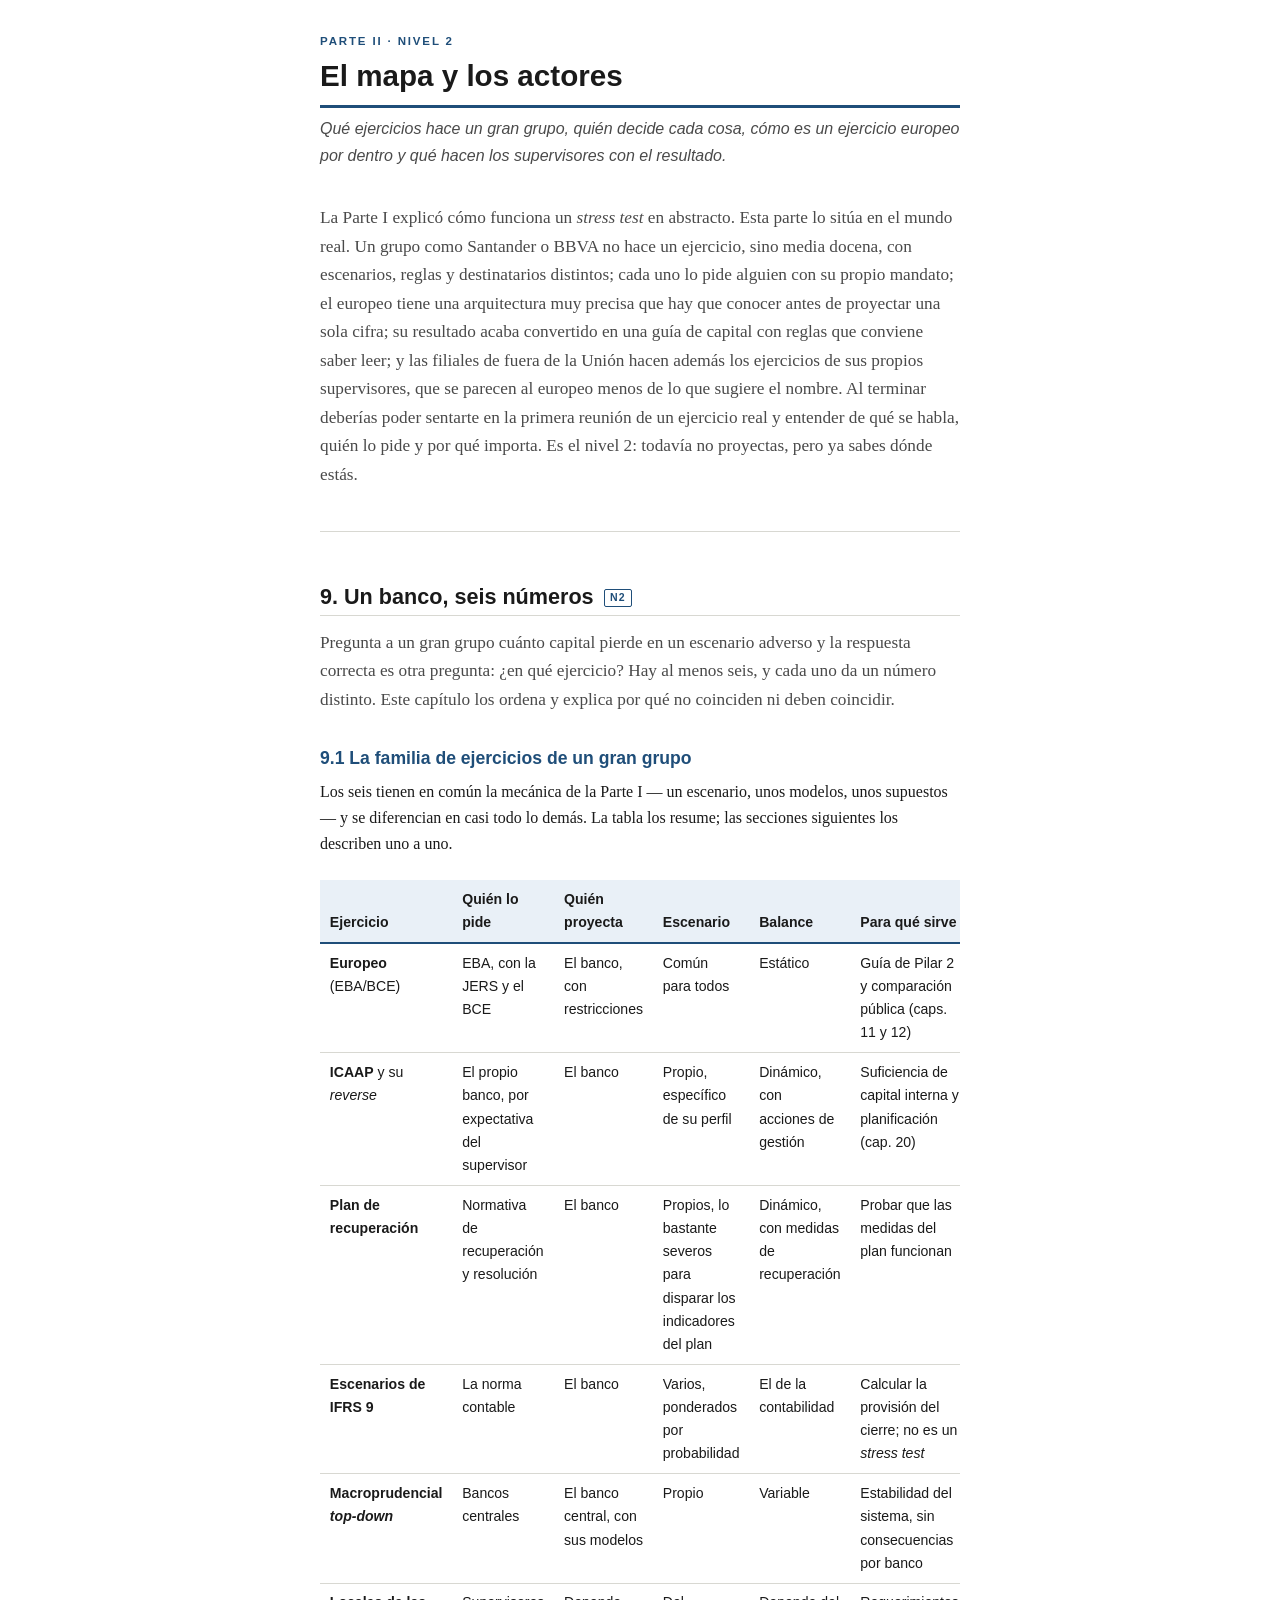
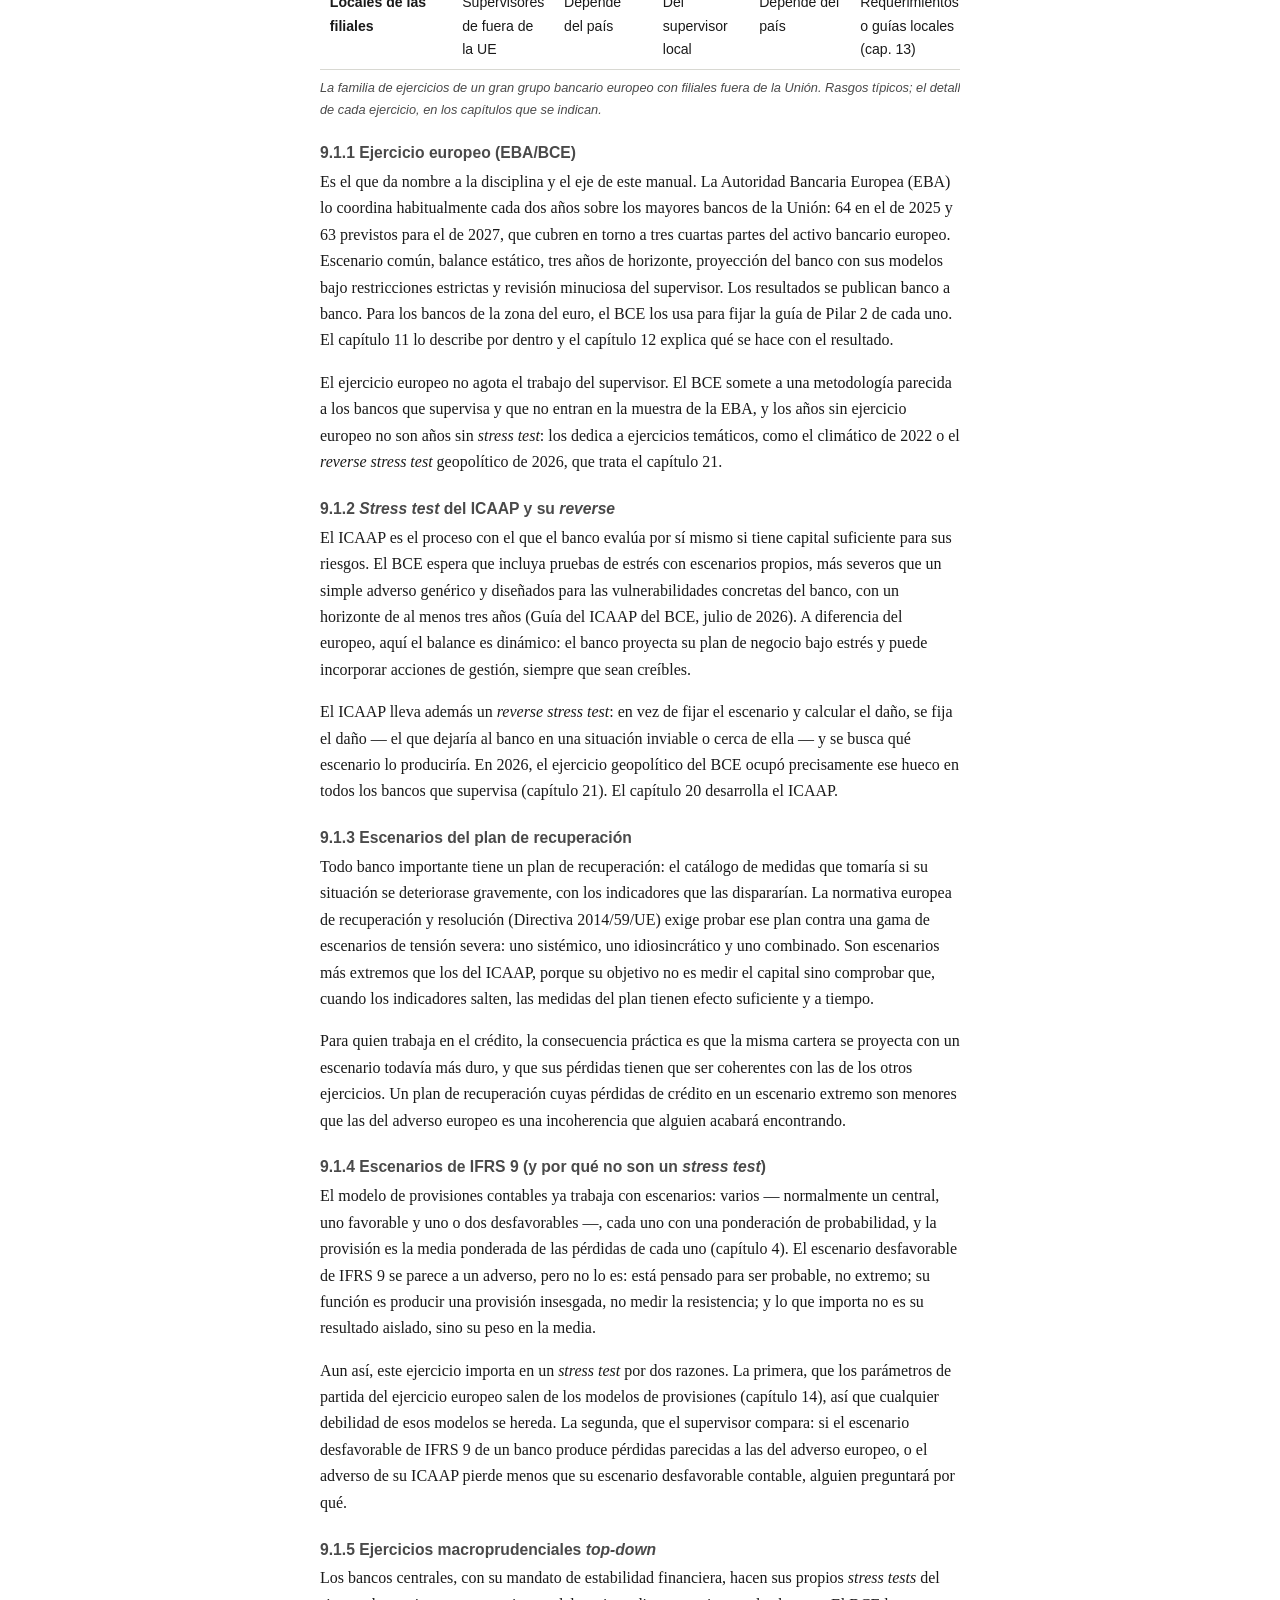
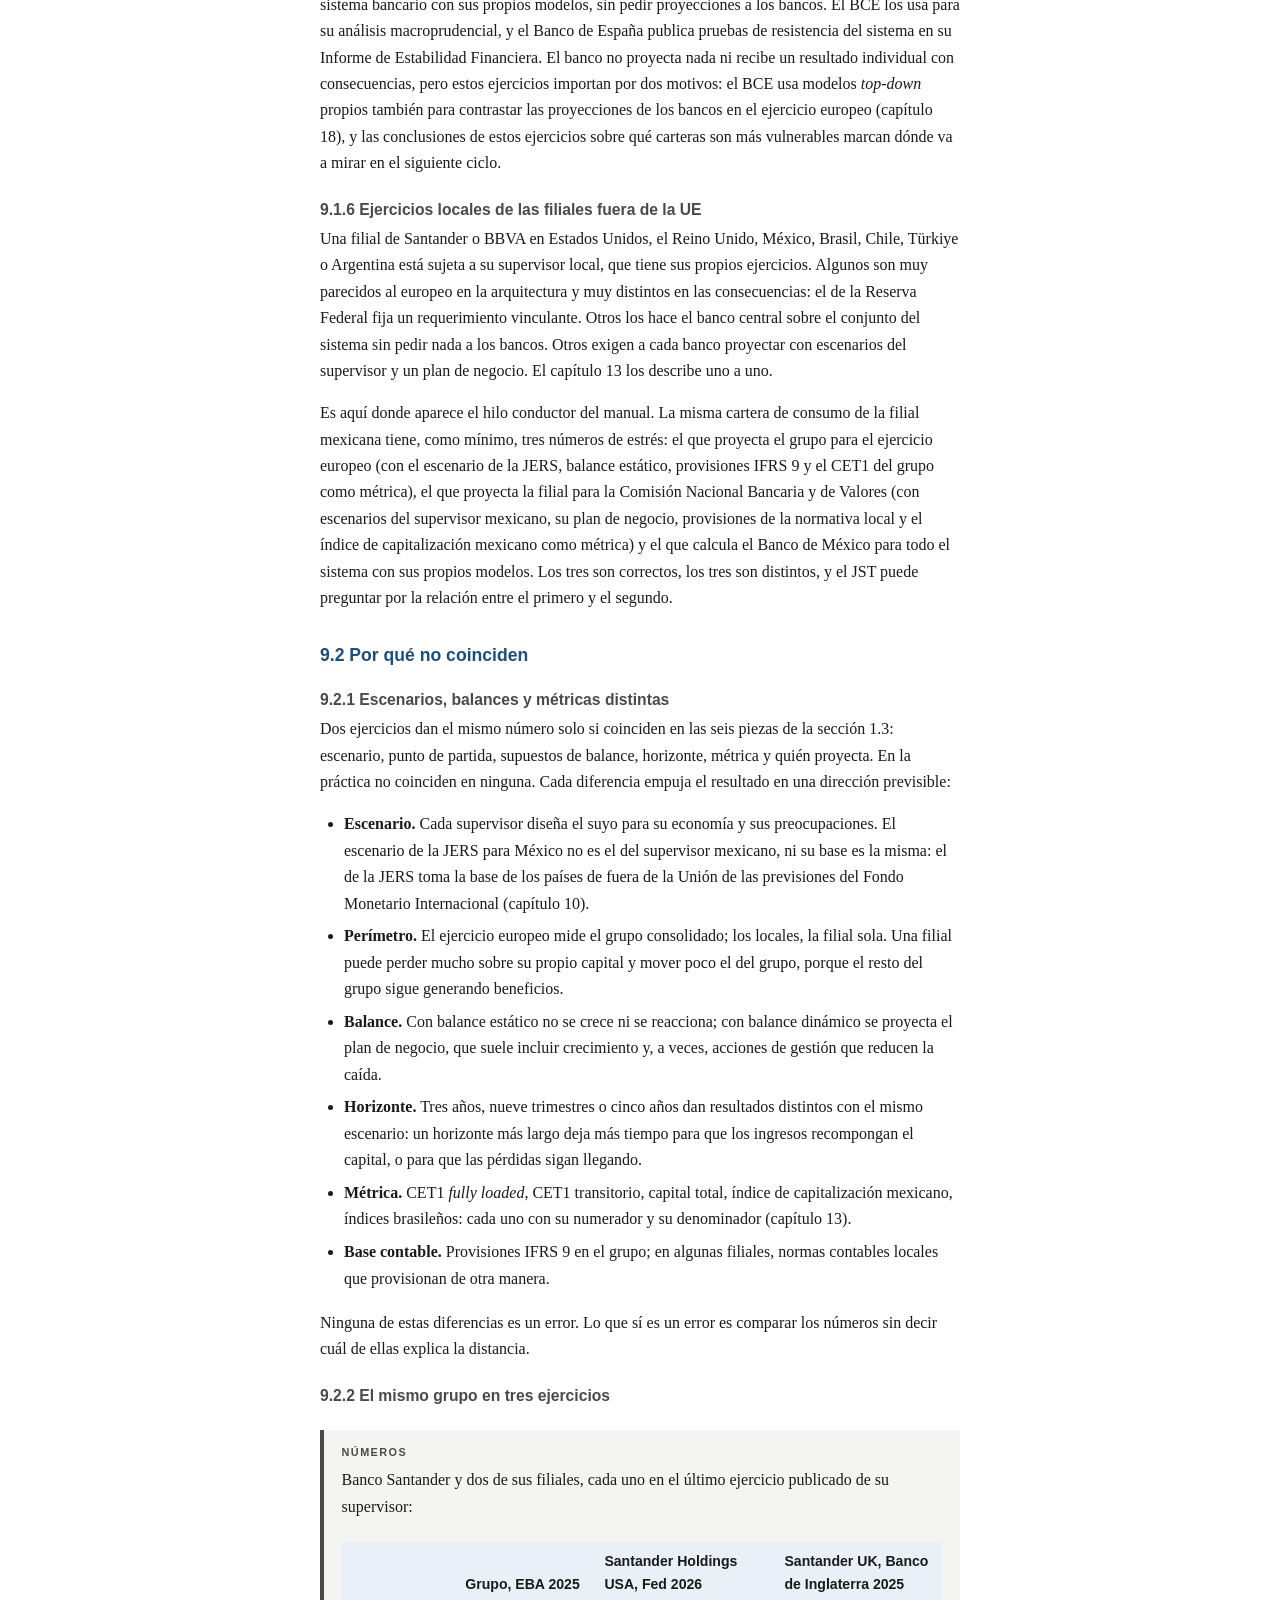
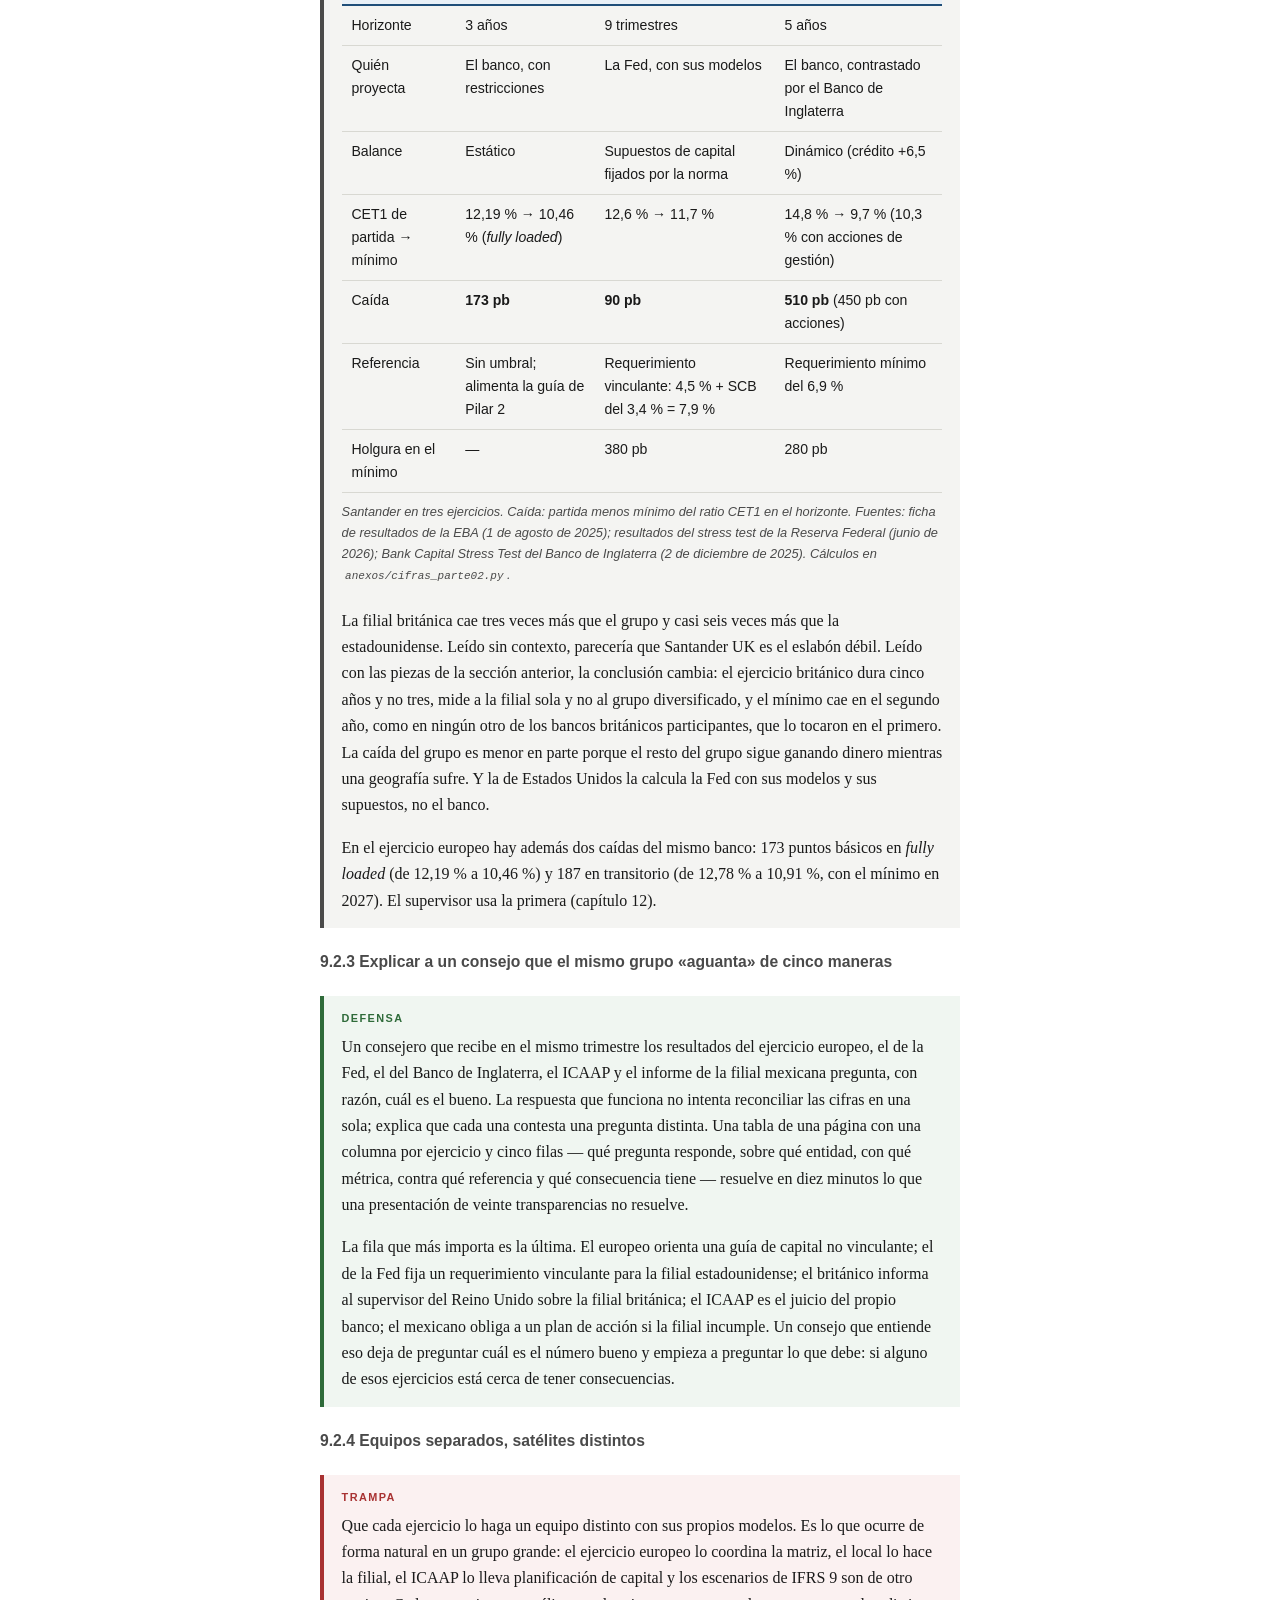
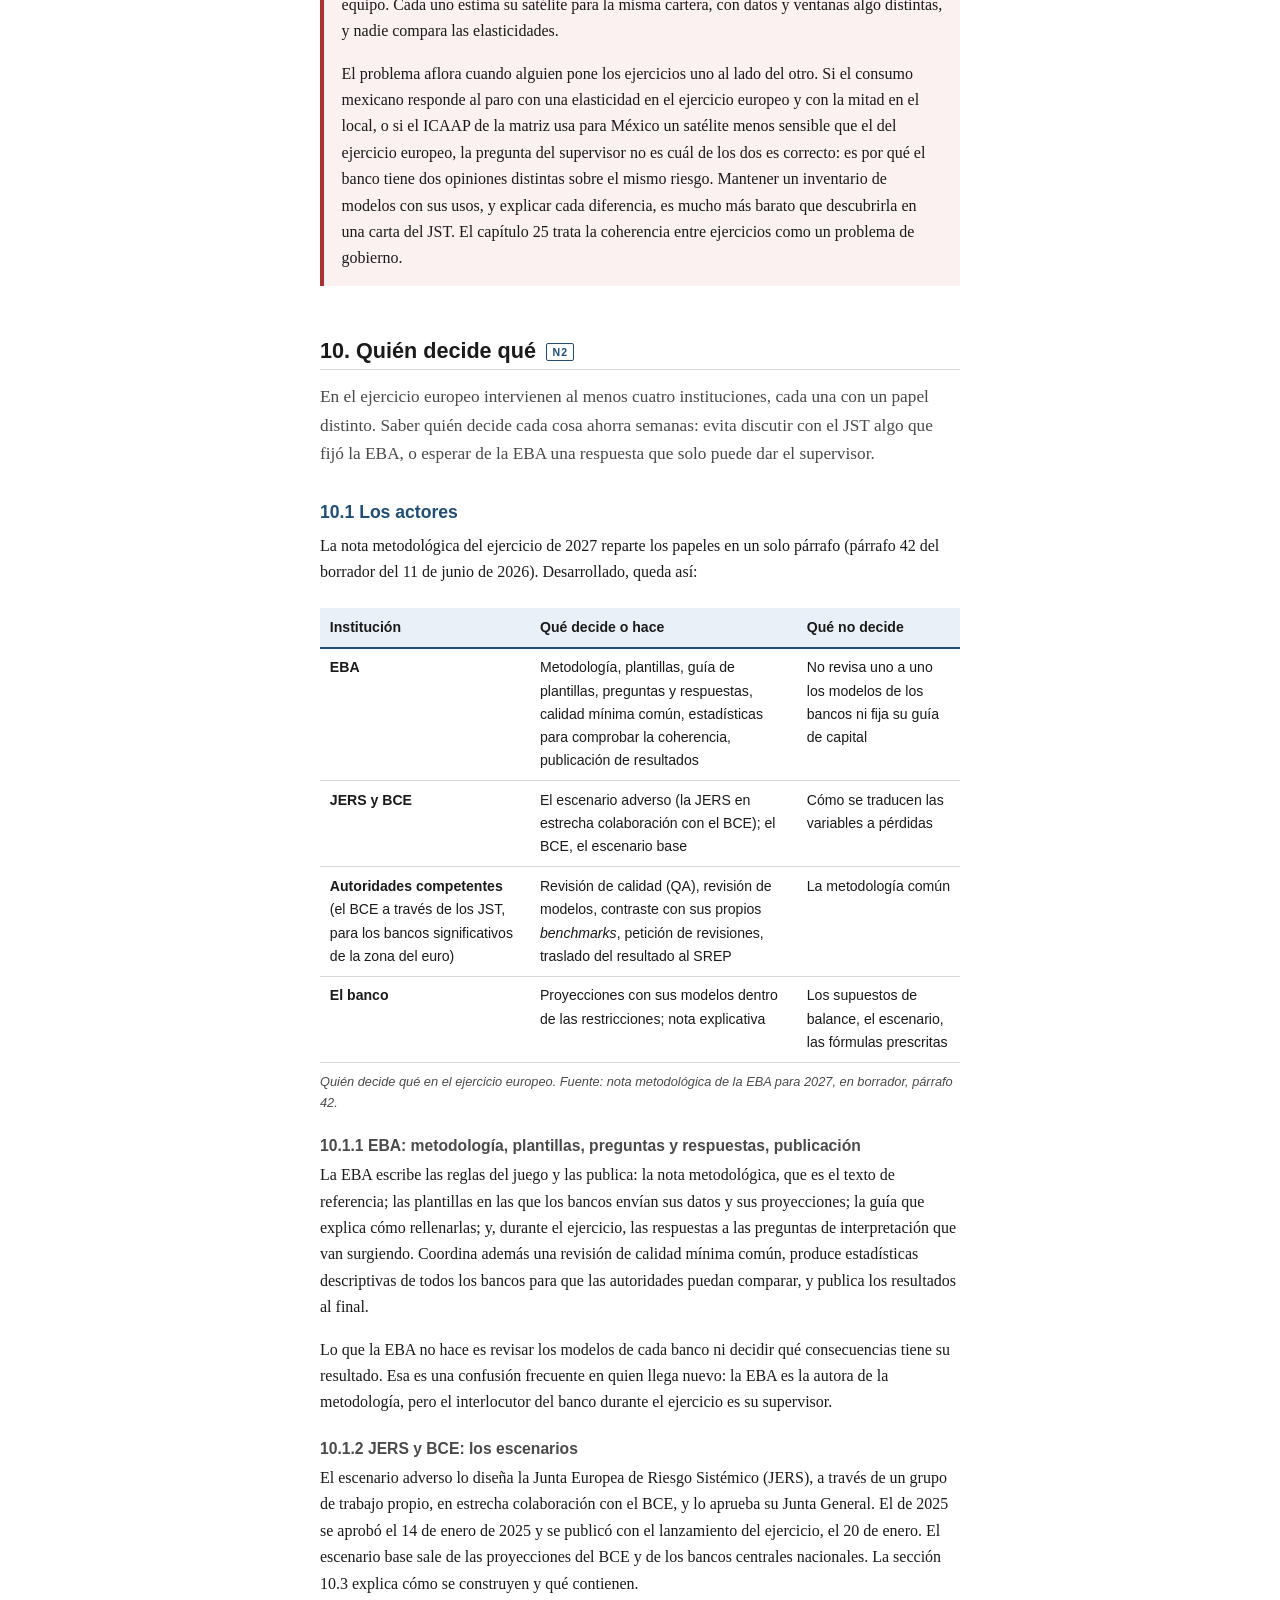
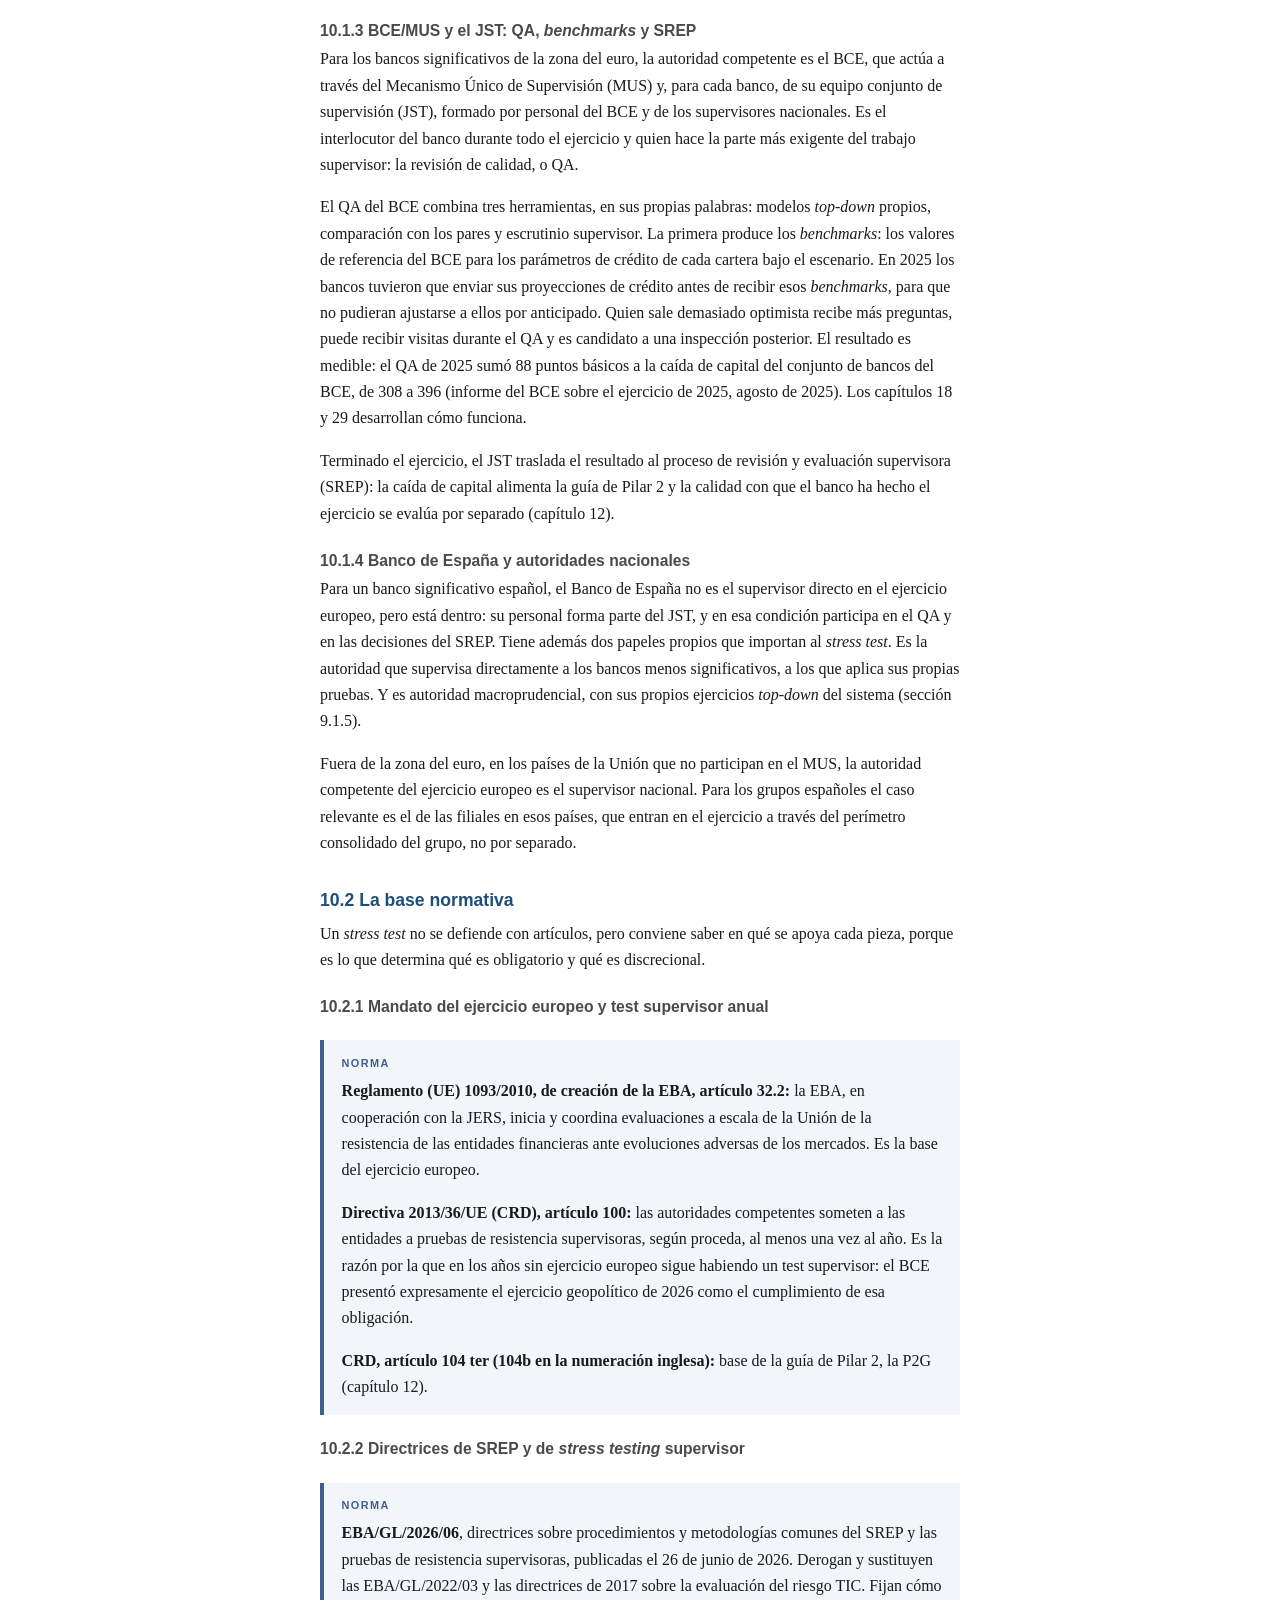
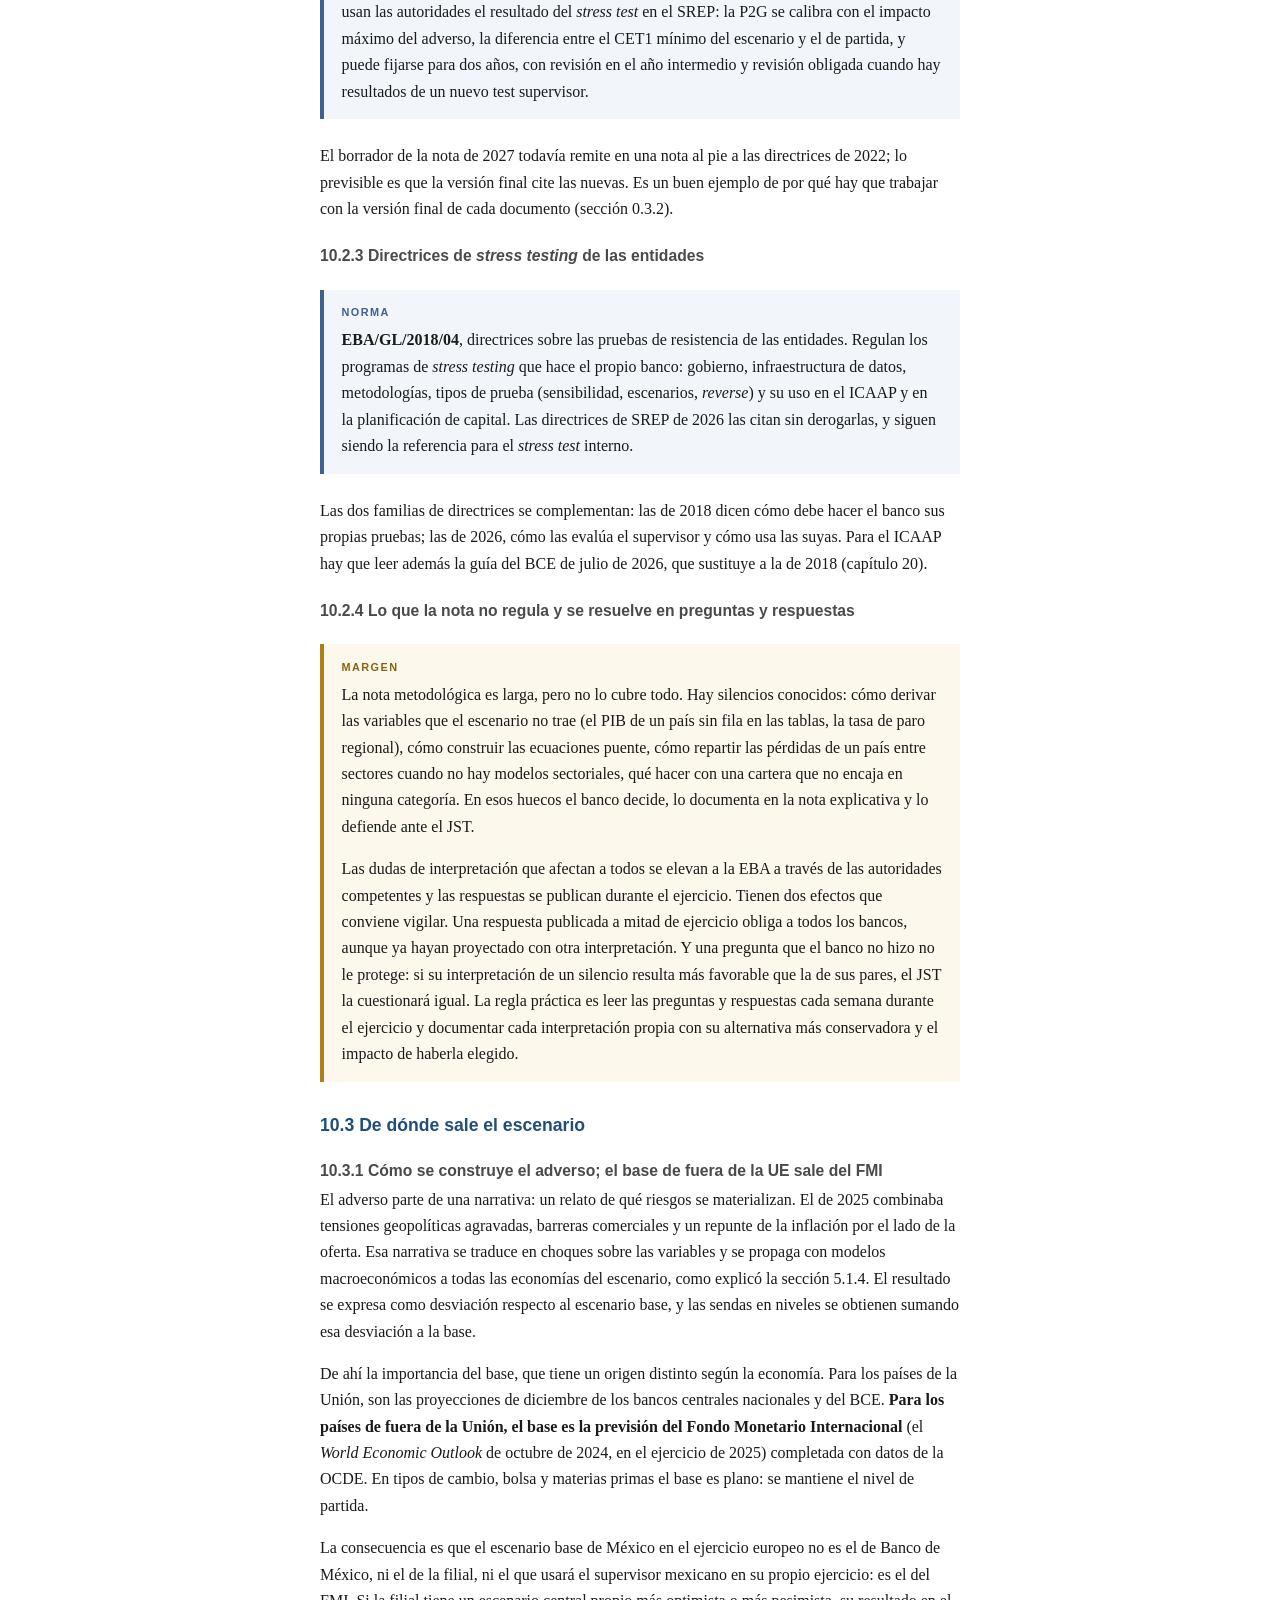
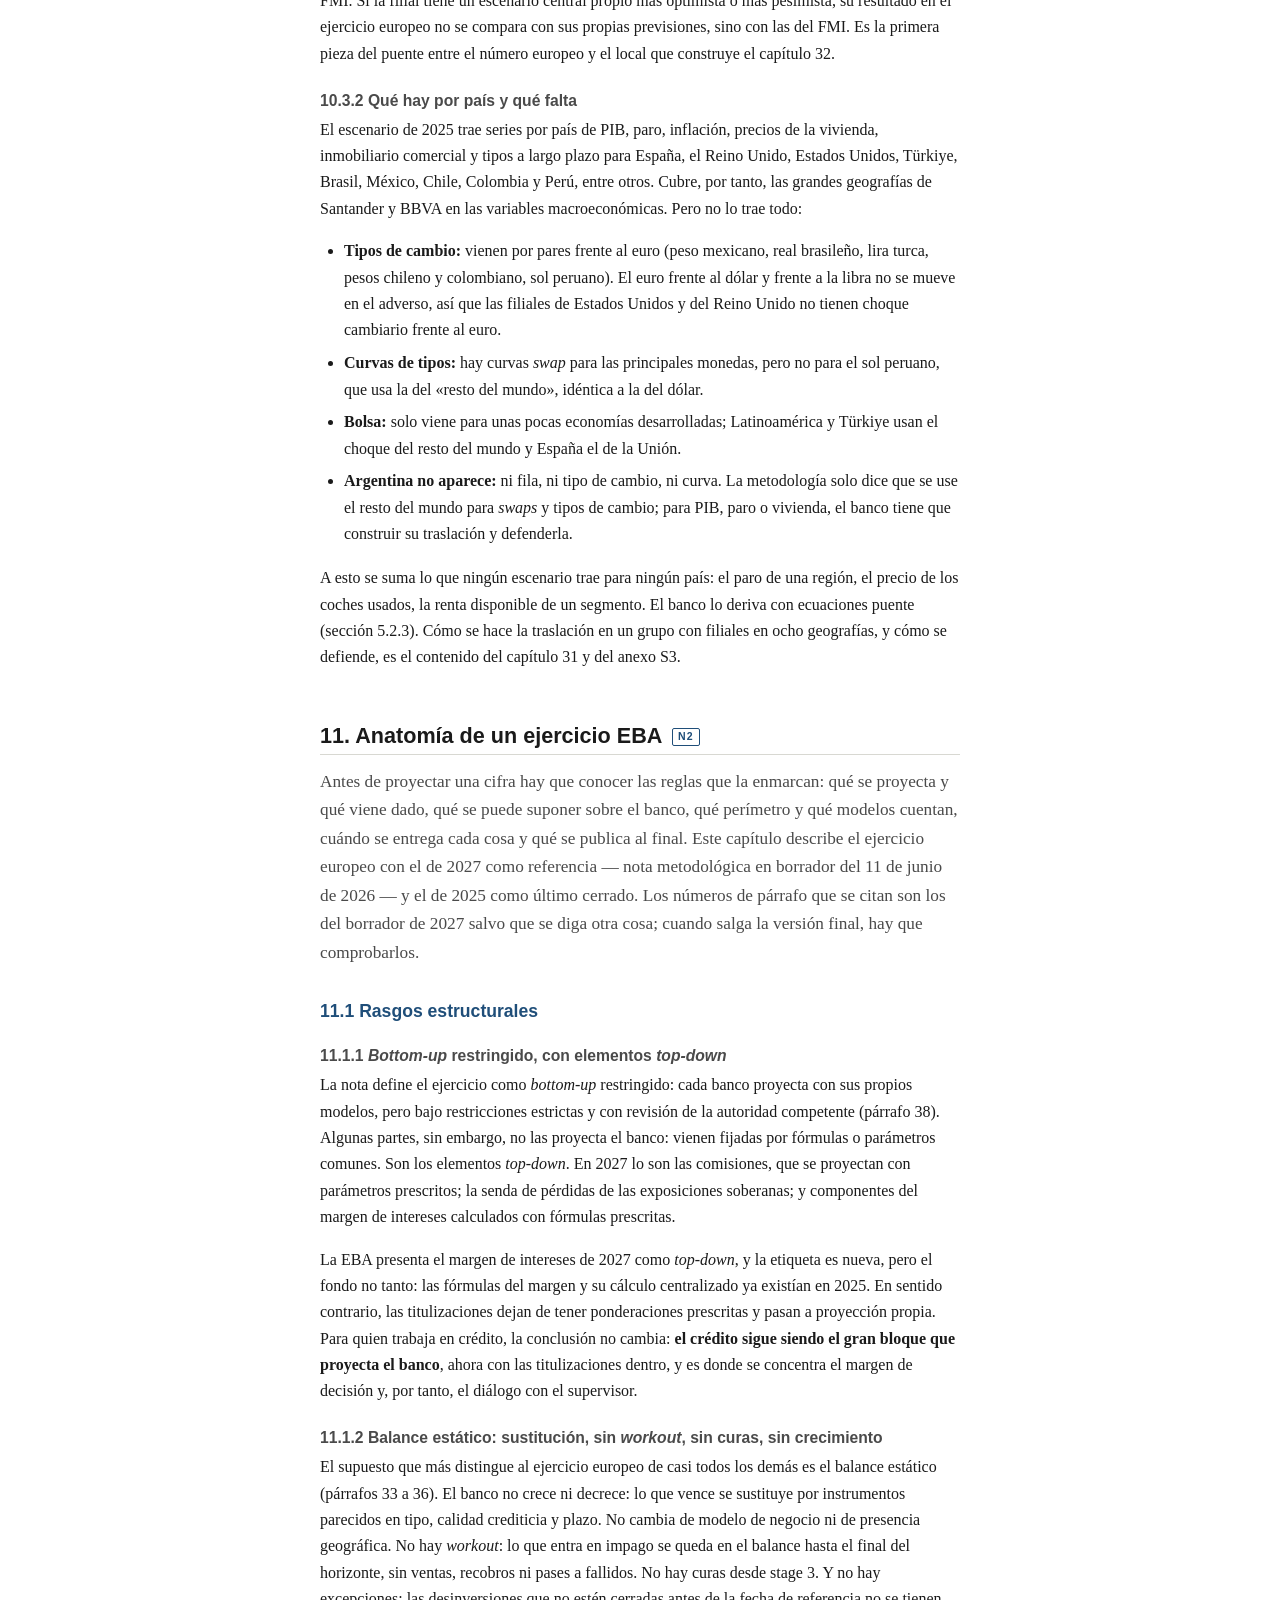
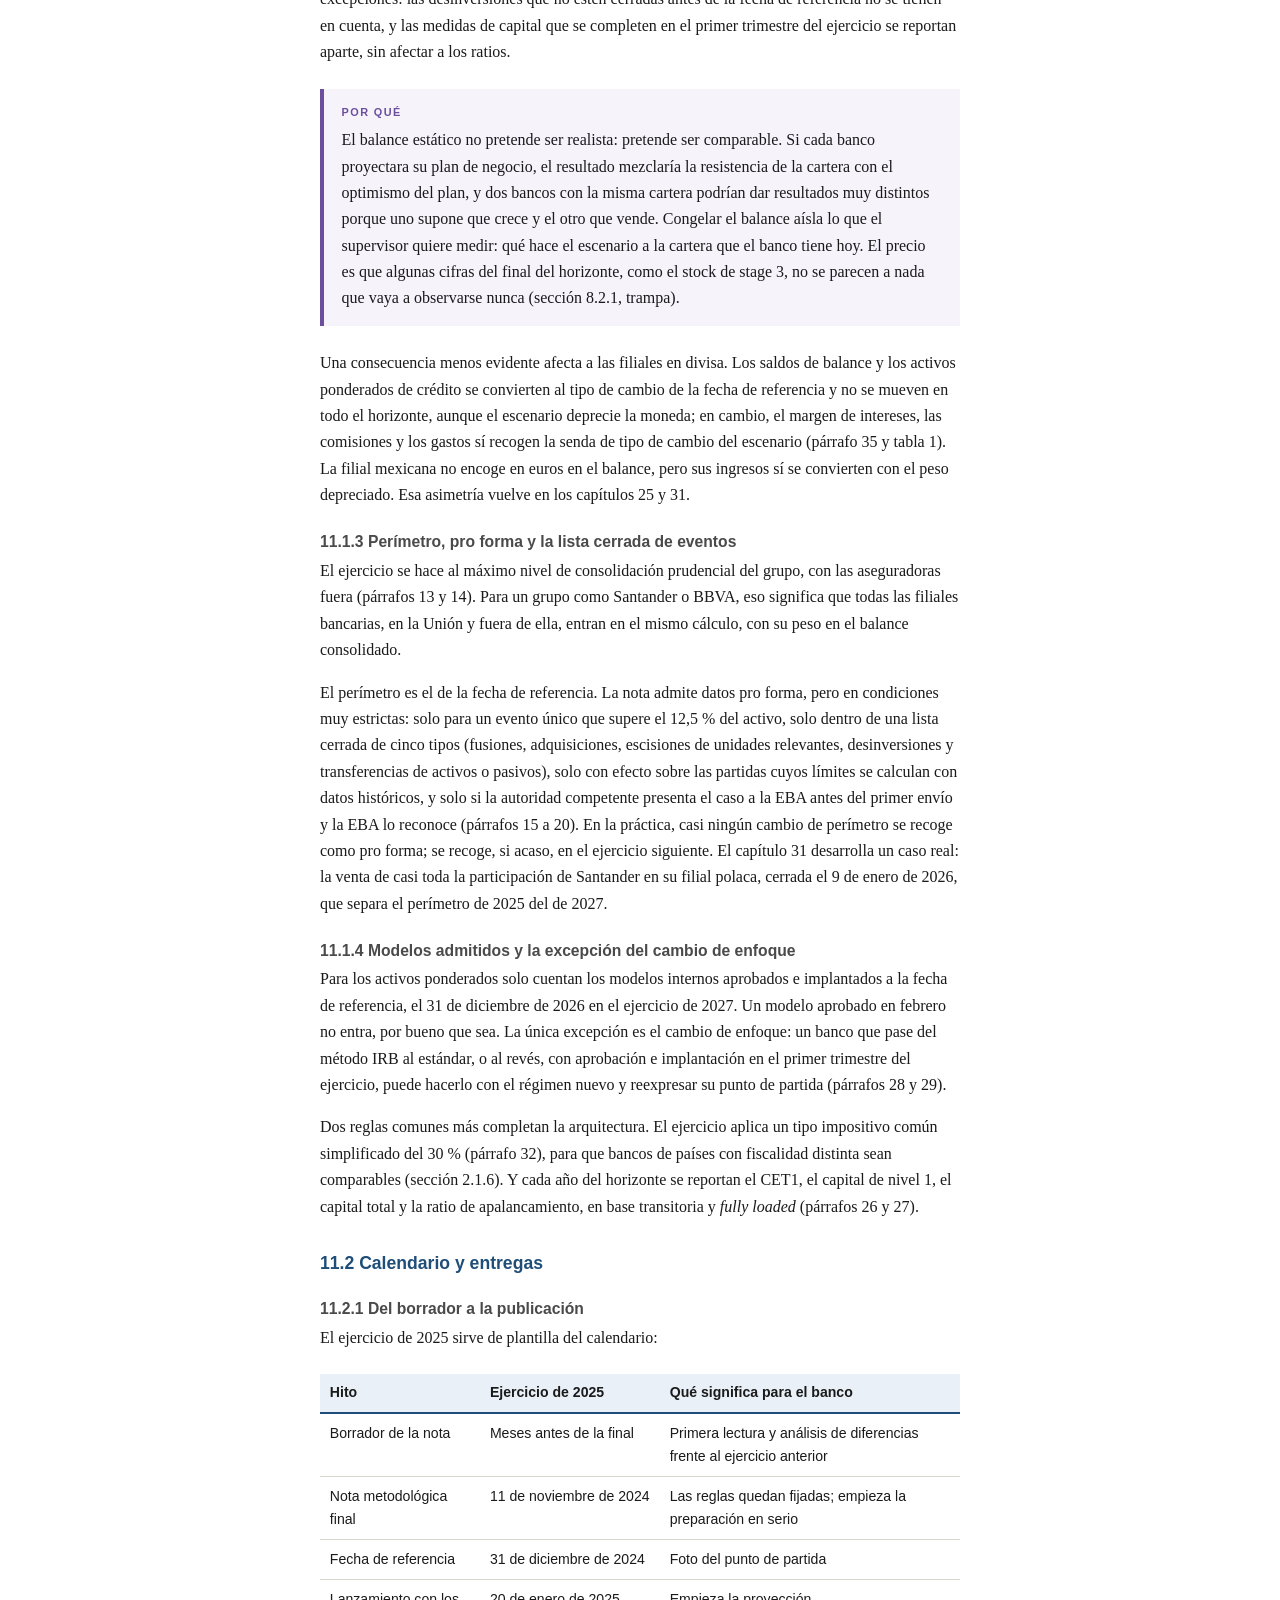
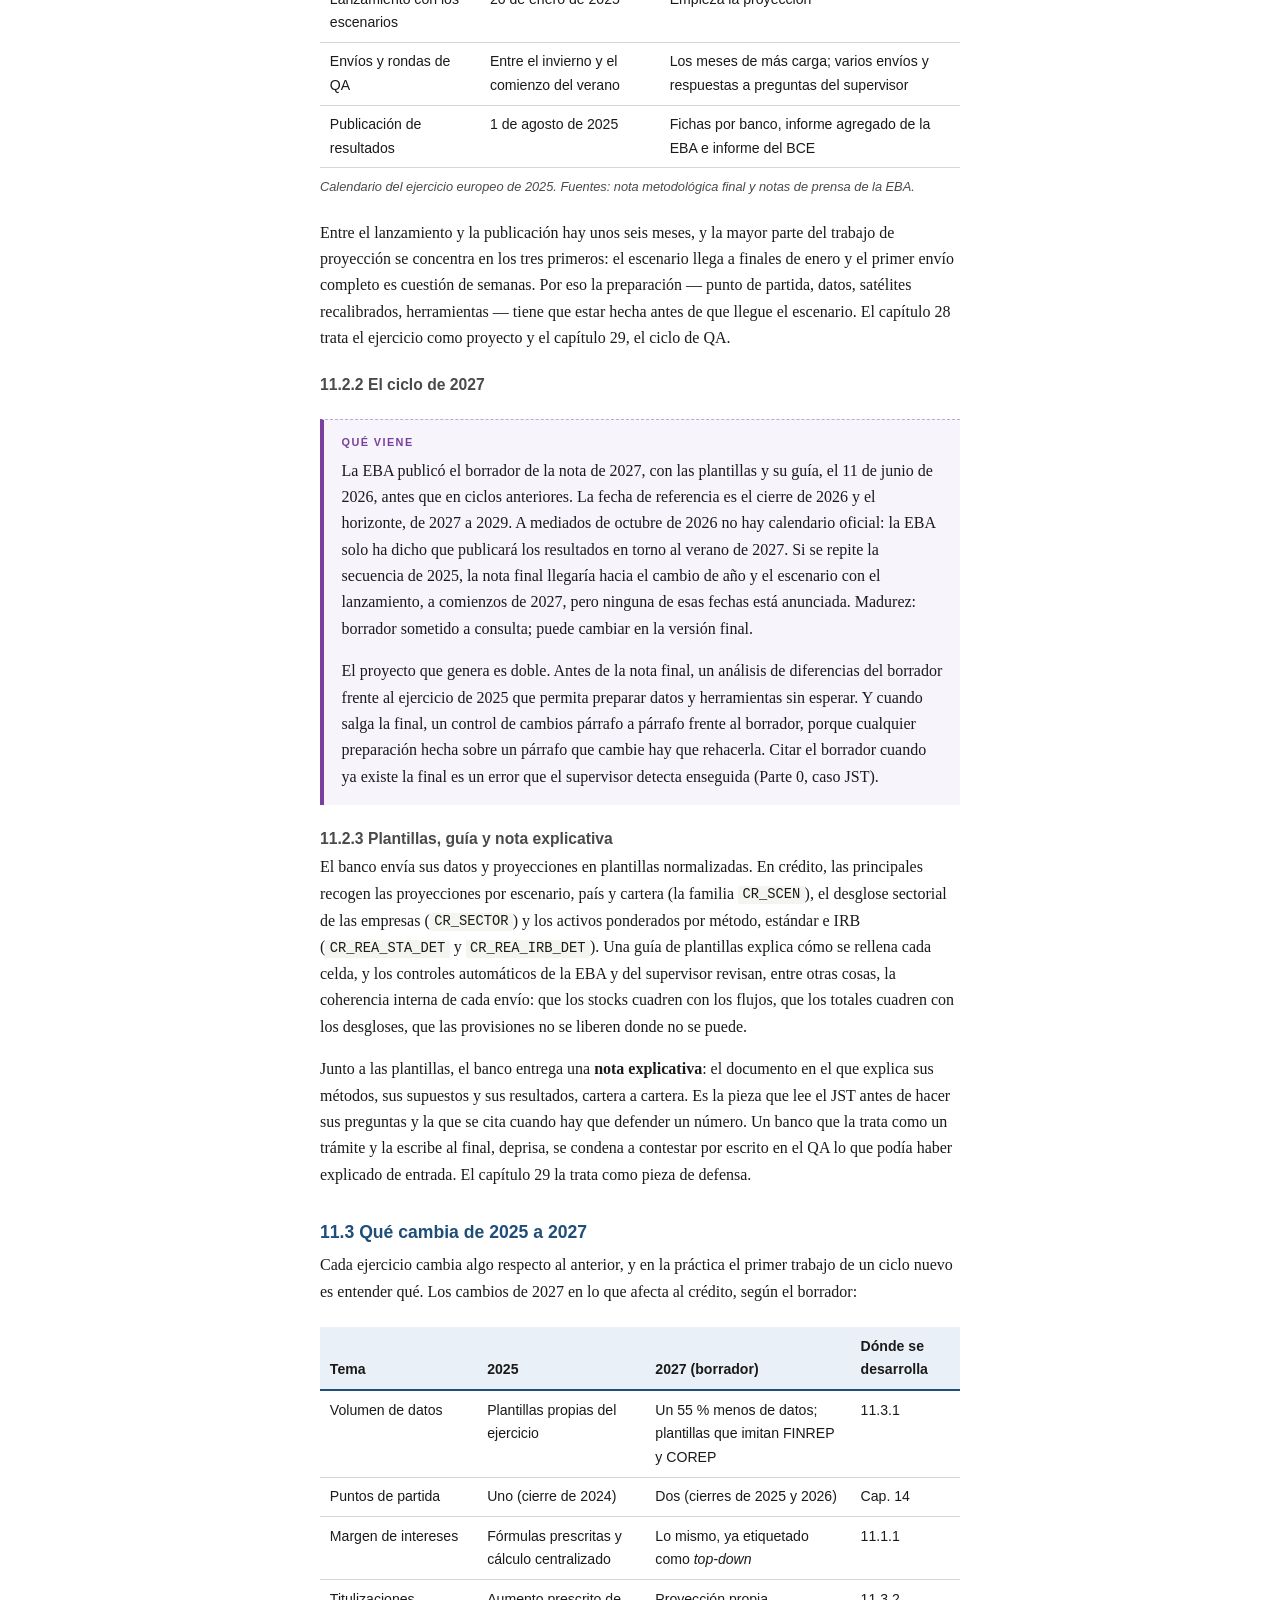
<file: manual/parte-02.html>
<!DOCTYPE html>
<html lang="es">
<head>
<meta charset="utf-8">
<meta name="viewport" content="width=device-width, initial-scale=1">
<title>Parte II — El mapa y los actores</title>
<link rel="stylesheet" href="estilo.css">
</head>
<body>

<p class="eyebrow">Parte II · Nivel 2</p>
<h1>El mapa y los actores</h1>
<p class="subtitulo">Qué ejercicios hace un gran grupo, quién decide cada cosa, cómo es un ejercicio europeo por dentro y qué hacen los supervisores con el resultado.</p>

<p class="lead">La Parte I explicó cómo funciona un <i>stress test</i> en abstracto. Esta parte lo sitúa en el mundo real. Un grupo como Santander o BBVA no hace un ejercicio, sino media docena, con escenarios, reglas y destinatarios distintos; cada uno lo pide alguien con su propio mandato; el europeo tiene una arquitectura muy precisa que hay que conocer antes de proyectar una sola cifra; su resultado acaba convertido en una guía de capital con reglas que conviene saber leer; y las filiales de fuera de la Unión hacen además los ejercicios de sus propios supervisores, que se parecen al europeo menos de lo que sugiere el nombre. Al terminar deberías poder sentarte en la primera reunión de un ejercicio real y entender de qué se habla, quién lo pide y por qué importa. Es el nivel 2: todavía no proyectas, pero ya sabes dónde estás.</p>

<hr/>

<!-- ============================================================ -->
<h2 id="cap9">9. Un banco, seis números <span class="nivel n2">N2</span></h2>

<p class="lead">Pregunta a un gran grupo cuánto capital pierde en un escenario adverso y la respuesta correcta es otra pregunta: ¿en qué ejercicio? Hay al menos seis, y cada uno da un número distinto. Este capítulo los ordena y explica por qué no coinciden ni deben coincidir.</p>

<h3 id="s9-1">9.1 La familia de ejercicios de un gran grupo</h3>

<p>Los seis tienen en común la mecánica de la Parte I &mdash; un escenario, unos modelos, unos supuestos &mdash; y se diferencian en casi todo lo demás. La tabla los resume; las secciones siguientes los describen uno a uno.</p>

<div class="tabla-scroll">
<table>
<caption>La familia de ejercicios de un gran grupo bancario europeo con filiales fuera de la Unión. Rasgos típicos; el detalle de cada ejercicio, en los capítulos que se indican.</caption>
<thead><tr><th>Ejercicio</th><th>Quién lo pide</th><th>Quién proyecta</th><th>Escenario</th><th>Balance</th><th>Para qué sirve</th></tr></thead>
<tbody>
<tr><td><strong>Europeo</strong> (EBA/BCE)</td><td>EBA, con la JERS y el BCE</td><td>El banco, con restricciones</td><td>Común para todos</td><td>Estático</td><td>Guía de Pilar 2 y comparación pública (caps. 11 y 12)</td></tr>
<tr><td><strong>ICAAP</strong> y su <i>reverse</i></td><td>El propio banco, por expectativa del supervisor</td><td>El banco</td><td>Propio, específico de su perfil</td><td>Dinámico, con acciones de gestión</td><td>Suficiencia de capital interna y planificación (cap. 20)</td></tr>
<tr><td><strong>Plan de recuperación</strong></td><td>Normativa de recuperación y resolución</td><td>El banco</td><td>Propios, lo bastante severos para disparar los indicadores del plan</td><td>Dinámico, con medidas de recuperación</td><td>Probar que las medidas del plan funcionan</td></tr>
<tr><td><strong>Escenarios de IFRS 9</strong></td><td>La norma contable</td><td>El banco</td><td>Varios, ponderados por probabilidad</td><td>El de la contabilidad</td><td>Calcular la provisión del cierre; no es un <i>stress test</i></td></tr>
<tr><td><strong>Macroprudencial <i>top-down</i></strong></td><td>Bancos centrales</td><td>El banco central, con sus modelos</td><td>Propio</td><td>Variable</td><td>Estabilidad del sistema, sin consecuencias por banco</td></tr>
<tr><td><strong>Locales de las filiales</strong></td><td>Supervisores de fuera de la UE</td><td>Depende del país</td><td>Del supervisor local</td><td>Depende del país</td><td>Requerimientos o guías locales (cap. 13)</td></tr>
</tbody>
</table>
</div>

<h4 id="s9-1-1">9.1.1 Ejercicio europeo (EBA/BCE)</h4>

<p>Es el que da nombre a la disciplina y el eje de este manual. La Autoridad Bancaria Europea (EBA) lo coordina habitualmente cada dos años sobre los mayores bancos de la Unión: 64 en el de 2025 y 63 previstos para el de 2027, que cubren en torno a tres cuartas partes del activo bancario europeo. Escenario común, balance estático, tres años de horizonte, proyección del banco con sus modelos bajo restricciones estrictas y revisión minuciosa del supervisor. Los resultados se publican banco a banco. Para los bancos de la zona del euro, el BCE los usa para fijar la guía de Pilar 2 de cada uno. El capítulo 11 lo describe por dentro y el capítulo 12 explica qué se hace con el resultado.</p>

<p>El ejercicio europeo no agota el trabajo del supervisor. El BCE somete a una metodología parecida a los bancos que supervisa y que no entran en la muestra de la EBA, y los años sin ejercicio europeo no son años sin <i>stress test</i>: los dedica a ejercicios temáticos, como el climático de 2022 o el <i>reverse stress test</i> geopolítico de 2026, que trata el capítulo 21.</p>

<h4 id="s9-1-2">9.1.2 <i>Stress test</i> del ICAAP y su <i>reverse</i></h4>

<p>El ICAAP es el proceso con el que el banco evalúa por sí mismo si tiene capital suficiente para sus riesgos. El BCE espera que incluya pruebas de estrés con escenarios propios, más severos que un simple adverso genérico y diseñados para las vulnerabilidades concretas del banco, con un horizonte de al menos tres años (Guía del ICAAP del BCE, julio de 2026). A diferencia del europeo, aquí el balance es dinámico: el banco proyecta su plan de negocio bajo estrés y puede incorporar acciones de gestión, siempre que sean creíbles.</p>

<p>El ICAAP lleva además un <i>reverse stress test</i>: en vez de fijar el escenario y calcular el daño, se fija el daño &mdash; el que dejaría al banco en una situación inviable o cerca de ella &mdash; y se busca qué escenario lo produciría. En 2026, el ejercicio geopolítico del BCE ocupó precisamente ese hueco en todos los bancos que supervisa (capítulo 21). El capítulo 20 desarrolla el ICAAP.</p>

<h4 id="s9-1-3">9.1.3 Escenarios del plan de recuperación</h4>

<p>Todo banco importante tiene un plan de recuperación: el catálogo de medidas que tomaría si su situación se deteriorase gravemente, con los indicadores que las dispararían. La normativa europea de recuperación y resolución (Directiva 2014/59/UE) exige probar ese plan contra una gama de escenarios de tensión severa: uno sistémico, uno idiosincrático y uno combinado. Son escenarios más extremos que los del ICAAP, porque su objetivo no es medir el capital sino comprobar que, cuando los indicadores salten, las medidas del plan tienen efecto suficiente y a tiempo.</p>

<p>Para quien trabaja en el crédito, la consecuencia práctica es que la misma cartera se proyecta con un escenario todavía más duro, y que sus pérdidas tienen que ser coherentes con las de los otros ejercicios. Un plan de recuperación cuyas pérdidas de crédito en un escenario extremo son menores que las del adverso europeo es una incoherencia que alguien acabará encontrando.</p>

<h4 id="s9-1-4">9.1.4 Escenarios de IFRS 9 (y por qué no son un <i>stress test</i>)</h4>

<p>El modelo de provisiones contables ya trabaja con escenarios: varios &mdash; normalmente un central, uno favorable y uno o dos desfavorables &mdash;, cada uno con una ponderación de probabilidad, y la provisión es la media ponderada de las pérdidas de cada uno (capítulo 4). El escenario desfavorable de IFRS 9 se parece a un adverso, pero no lo es: está pensado para ser probable, no extremo; su función es producir una provisión insesgada, no medir la resistencia; y lo que importa no es su resultado aislado, sino su peso en la media.</p>

<p>Aun así, este ejercicio importa en un <i>stress test</i> por dos razones. La primera, que los parámetros de partida del ejercicio europeo salen de los modelos de provisiones (capítulo 14), así que cualquier debilidad de esos modelos se hereda. La segunda, que el supervisor compara: si el escenario desfavorable de IFRS 9 de un banco produce pérdidas parecidas a las del adverso europeo, o el adverso de su ICAAP pierde menos que su escenario desfavorable contable, alguien preguntará por qué.</p>

<h4 id="s9-1-5">9.1.5 Ejercicios macroprudenciales <i>top-down</i></h4>

<p>Los bancos centrales, con su mandato de estabilidad financiera, hacen sus propios <i>stress tests</i> del sistema bancario con sus propios modelos, sin pedir proyecciones a los bancos. El BCE los usa para su análisis macroprudencial, y el Banco de España publica pruebas de resistencia del sistema en su Informe de Estabilidad Financiera. El banco no proyecta nada ni recibe un resultado individual con consecuencias, pero estos ejercicios importan por dos motivos: el BCE usa modelos <i>top-down</i> propios también para contrastar las proyecciones de los bancos en el ejercicio europeo (capítulo 18), y las conclusiones de estos ejercicios sobre qué carteras son más vulnerables marcan dónde va a mirar en el siguiente ciclo.</p>

<h4 id="s9-1-6">9.1.6 Ejercicios locales de las filiales fuera de la UE</h4>

<p>Una filial de Santander o BBVA en Estados Unidos, el Reino Unido, México, Brasil, Chile, Türkiye o Argentina está sujeta a su supervisor local, que tiene sus propios ejercicios. Algunos son muy parecidos al europeo en la arquitectura y muy distintos en las consecuencias: el de la Reserva Federal fija un requerimiento vinculante. Otros los hace el banco central sobre el conjunto del sistema sin pedir nada a los bancos. Otros exigen a cada banco proyectar con escenarios del supervisor y un plan de negocio. El capítulo 13 los describe uno a uno.</p>

<p>Es aquí donde aparece el hilo conductor del manual. La misma cartera de consumo de la filial mexicana tiene, como mínimo, tres números de estrés: el que proyecta el grupo para el ejercicio europeo (con el escenario de la JERS, balance estático, provisiones IFRS 9 y el CET1 del grupo como métrica), el que proyecta la filial para la Comisión Nacional Bancaria y de Valores (con escenarios del supervisor mexicano, su plan de negocio, provisiones de la normativa local y el índice de capitalización mexicano como métrica) y el que calcula el Banco de México para todo el sistema con sus propios modelos. Los tres son correctos, los tres son distintos, y el JST puede preguntar por la relación entre el primero y el segundo.</p>

<h3 id="s9-2">9.2 Por qué no coinciden</h3>

<h4 id="s9-2-1">9.2.1 Escenarios, balances y métricas distintas</h4>

<p>Dos ejercicios dan el mismo número solo si coinciden en las seis piezas de la sección 1.3: escenario, punto de partida, supuestos de balance, horizonte, métrica y quién proyecta. En la práctica no coinciden en ninguna. Cada diferencia empuja el resultado en una dirección previsible:</p>

<ul>
<li><strong>Escenario.</strong> Cada supervisor diseña el suyo para su economía y sus preocupaciones. El escenario de la JERS para México no es el del supervisor mexicano, ni su base es la misma: el de la JERS toma la base de los países de fuera de la Unión de las previsiones del Fondo Monetario Internacional (capítulo 10).</li>
<li><strong>Perímetro.</strong> El ejercicio europeo mide el grupo consolidado; los locales, la filial sola. Una filial puede perder mucho sobre su propio capital y mover poco el del grupo, porque el resto del grupo sigue generando beneficios.</li>
<li><strong>Balance.</strong> Con balance estático no se crece ni se reacciona; con balance dinámico se proyecta el plan de negocio, que suele incluir crecimiento y, a veces, acciones de gestión que reducen la caída.</li>
<li><strong>Horizonte.</strong> Tres años, nueve trimestres o cinco años dan resultados distintos con el mismo escenario: un horizonte más largo deja más tiempo para que los ingresos recompongan el capital, o para que las pérdidas sigan llegando.</li>
<li><strong>Métrica.</strong> CET1 <i>fully loaded</i>, CET1 transitorio, capital total, índice de capitalización mexicano, índices brasileños: cada uno con su numerador y su denominador (capítulo 13).</li>
<li><strong>Base contable.</strong> Provisiones IFRS 9 en el grupo; en algunas filiales, normas contables locales que provisionan de otra manera.</li>
</ul>

<p>Ninguna de estas diferencias es un error. Lo que sí es un error es comparar los números sin decir cuál de ellas explica la distancia.</p>

<h4 id="s9-2-2">9.2.2 El mismo grupo en tres ejercicios</h4>

<div class="bloque b-numeros">
<span class="etiqueta">Números</span>
<p>Banco Santander y dos de sus filiales, cada uno en el último ejercicio publicado de su supervisor:</p>
<div class="tabla-scroll">
<table>
<caption>Santander en tres ejercicios. Caída: partida menos mínimo del ratio CET1 en el horizonte. Fuentes: ficha de resultados de la EBA (1 de agosto de 2025); resultados del <i>stress test</i> de la Reserva Federal (junio de 2026); <i>Bank Capital Stress Test</i> del Banco de Inglaterra (2 de diciembre de 2025). Cálculos en <code>anexos/cifras_parte02.py</code>.</caption>
<thead><tr><th></th><th>Grupo, EBA 2025</th><th>Santander Holdings USA, Fed 2026</th><th>Santander UK, Banco de Inglaterra 2025</th></tr></thead>
<tbody>
<tr><td>Horizonte</td><td>3 años</td><td>9 trimestres</td><td>5 años</td></tr>
<tr><td>Quién proyecta</td><td>El banco, con restricciones</td><td>La Fed, con sus modelos</td><td>El banco, contrastado por el Banco de Inglaterra</td></tr>
<tr><td>Balance</td><td>Estático</td><td>Supuestos de capital fijados por la norma</td><td>Dinámico (crédito +6,5 %)</td></tr>
<tr><td>CET1 de partida → mínimo</td><td>12,19 % → 10,46 % (<i>fully loaded</i>)</td><td>12,6 % → 11,7 %</td><td>14,8 % → 9,7 % (10,3 % con acciones de gestión)</td></tr>
<tr><td>Caída</td><td><strong>173 pb</strong></td><td><strong>90 pb</strong></td><td><strong>510 pb</strong> (450 pb con acciones)</td></tr>
<tr><td>Referencia</td><td>Sin umbral; alimenta la guía de Pilar 2</td><td>Requerimiento vinculante: 4,5 % + SCB del 3,4 % = 7,9 %</td><td>Requerimiento mínimo del 6,9 %</td></tr>
<tr><td>Holgura en el mínimo</td><td>&mdash;</td><td>380 pb</td><td>280 pb</td></tr>
</tbody>
</table>
</div>
<p>La filial británica cae tres veces más que el grupo y casi seis veces más que la estadounidense. Leído sin contexto, parecería que Santander UK es el eslabón débil. Leído con las piezas de la sección anterior, la conclusión cambia: el ejercicio británico dura cinco años y no tres, mide a la filial sola y no al grupo diversificado, y el mínimo cae en el segundo año, como en ningún otro de los bancos británicos participantes, que lo tocaron en el primero. La caída del grupo es menor en parte porque el resto del grupo sigue ganando dinero mientras una geografía sufre. Y la de Estados Unidos la calcula la Fed con sus modelos y sus supuestos, no el banco.</p>
<p>En el ejercicio europeo hay además dos caídas del mismo banco: 173 puntos básicos en <i>fully loaded</i> (de 12,19 % a 10,46 %) y 187 en transitorio (de 12,78 % a 10,91 %, con el mínimo en 2027). El supervisor usa la primera (capítulo 12).</p>
</div>

<h4 id="s9-2-3">9.2.3 Explicar a un consejo que el mismo grupo «aguanta» de cinco maneras</h4>

<div class="bloque b-defensa">
<span class="etiqueta">Defensa</span>
<p>Un consejero que recibe en el mismo trimestre los resultados del ejercicio europeo, el de la Fed, el del Banco de Inglaterra, el ICAAP y el informe de la filial mexicana pregunta, con razón, cuál es el bueno. La respuesta que funciona no intenta reconciliar las cifras en una sola; explica que cada una contesta una pregunta distinta. Una tabla de una página con una columna por ejercicio y cinco filas &mdash; qué pregunta responde, sobre qué entidad, con qué métrica, contra qué referencia y qué consecuencia tiene &mdash; resuelve en diez minutos lo que una presentación de veinte transparencias no resuelve.</p>
<p>La fila que más importa es la última. El europeo orienta una guía de capital no vinculante; el de la Fed fija un requerimiento vinculante para la filial estadounidense; el británico informa al supervisor del Reino Unido sobre la filial británica; el ICAAP es el juicio del propio banco; el mexicano obliga a un plan de acción si la filial incumple. Un consejo que entiende eso deja de preguntar cuál es el número bueno y empieza a preguntar lo que debe: si alguno de esos ejercicios está cerca de tener consecuencias.</p>
</div>

<h4 id="s9-2-4">9.2.4 Equipos separados, satélites distintos</h4>

<div class="bloque b-trampa">
<span class="etiqueta">Trampa</span>
<p>Que cada ejercicio lo haga un equipo distinto con sus propios modelos. Es lo que ocurre de forma natural en un grupo grande: el ejercicio europeo lo coordina la matriz, el local lo hace la filial, el ICAAP lo lleva planificación de capital y los escenarios de IFRS 9 son de otro equipo. Cada uno estima su satélite para la misma cartera, con datos y ventanas algo distintas, y nadie compara las elasticidades.</p>
<p>El problema aflora cuando alguien pone los ejercicios uno al lado del otro. Si el consumo mexicano responde al paro con una elasticidad en el ejercicio europeo y con la mitad en el local, o si el ICAAP de la matriz usa para México un satélite menos sensible que el del ejercicio europeo, la pregunta del supervisor no es cuál de los dos es correcto: es por qué el banco tiene dos opiniones distintas sobre el mismo riesgo. Mantener un inventario de modelos con sus usos, y explicar cada diferencia, es mucho más barato que descubrirla en una carta del JST. El capítulo 25 trata la coherencia entre ejercicios como un problema de gobierno.</p>
</div>

<!-- ============================================================ -->
<h2 id="cap10">10. Quién decide qué <span class="nivel n2">N2</span></h2>

<p class="lead">En el ejercicio europeo intervienen al menos cuatro instituciones, cada una con un papel distinto. Saber quién decide cada cosa ahorra semanas: evita discutir con el JST algo que fijó la EBA, o esperar de la EBA una respuesta que solo puede dar el supervisor.</p>

<h3 id="s10-1">10.1 Los actores</h3>

<p>La nota metodológica del ejercicio de 2027 reparte los papeles en un solo párrafo (párrafo 42 del borrador del 11 de junio de 2026). Desarrollado, queda así:</p>

<div class="tabla-scroll">
<table>
<caption>Quién decide qué en el ejercicio europeo. Fuente: nota metodológica de la EBA para 2027, en borrador, párrafo 42.</caption>
<thead><tr><th>Institución</th><th>Qué decide o hace</th><th>Qué no decide</th></tr></thead>
<tbody>
<tr><td><strong>EBA</strong></td><td>Metodología, plantillas, guía de plantillas, preguntas y respuestas, calidad mínima común, estadísticas para comprobar la coherencia, publicación de resultados</td><td>No revisa uno a uno los modelos de los bancos ni fija su guía de capital</td></tr>
<tr><td><strong>JERS y BCE</strong></td><td>El escenario adverso (la JERS en estrecha colaboración con el BCE); el BCE, el escenario base</td><td>Cómo se traducen las variables a pérdidas</td></tr>
<tr><td><strong>Autoridades competentes</strong> (el BCE a través de los JST, para los bancos significativos de la zona del euro)</td><td>Revisión de calidad (QA), revisión de modelos, contraste con sus propios <i>benchmarks</i>, petición de revisiones, traslado del resultado al SREP</td><td>La metodología común</td></tr>
<tr><td><strong>El banco</strong></td><td>Proyecciones con sus modelos dentro de las restricciones; nota explicativa</td><td>Los supuestos de balance, el escenario, las fórmulas prescritas</td></tr>
</tbody>
</table>
</div>

<h4 id="s10-1-1">10.1.1 EBA: metodología, plantillas, preguntas y respuestas, publicación</h4>

<p>La EBA escribe las reglas del juego y las publica: la nota metodológica, que es el texto de referencia; las plantillas en las que los bancos envían sus datos y sus proyecciones; la guía que explica cómo rellenarlas; y, durante el ejercicio, las respuestas a las preguntas de interpretación que van surgiendo. Coordina además una revisión de calidad mínima común, produce estadísticas descriptivas de todos los bancos para que las autoridades puedan comparar, y publica los resultados al final.</p>

<p>Lo que la EBA no hace es revisar los modelos de cada banco ni decidir qué consecuencias tiene su resultado. Esa es una confusión frecuente en quien llega nuevo: la EBA es la autora de la metodología, pero el interlocutor del banco durante el ejercicio es su supervisor.</p>

<h4 id="s10-1-2">10.1.2 JERS y BCE: los escenarios</h4>

<p>El escenario adverso lo diseña la Junta Europea de Riesgo Sistémico (JERS), a través de un grupo de trabajo propio, en estrecha colaboración con el BCE, y lo aprueba su Junta General. El de 2025 se aprobó el 14 de enero de 2025 y se publicó con el lanzamiento del ejercicio, el 20 de enero. El escenario base sale de las proyecciones del BCE y de los bancos centrales nacionales. La sección 10.3 explica cómo se construyen y qué contienen.</p>

<h4 id="s10-1-3">10.1.3 BCE/MUS y el JST: QA, <i>benchmarks</i> y SREP</h4>

<p>Para los bancos significativos de la zona del euro, la autoridad competente es el BCE, que actúa a través del Mecanismo Único de Supervisión (MUS) y, para cada banco, de su equipo conjunto de supervisión (JST), formado por personal del BCE y de los supervisores nacionales. Es el interlocutor del banco durante todo el ejercicio y quien hace la parte más exigente del trabajo supervisor: la revisión de calidad, o QA.</p>

<p>El QA del BCE combina tres herramientas, en sus propias palabras: modelos <i>top-down</i> propios, comparación con los pares y escrutinio supervisor. La primera produce los <i>benchmarks</i>: los valores de referencia del BCE para los parámetros de crédito de cada cartera bajo el escenario. En 2025 los bancos tuvieron que enviar sus proyecciones de crédito antes de recibir esos <i>benchmarks</i>, para que no pudieran ajustarse a ellos por anticipado. Quien sale demasiado optimista recibe más preguntas, puede recibir visitas durante el QA y es candidato a una inspección posterior. El resultado es medible: el QA de 2025 sumó 88 puntos básicos a la caída de capital del conjunto de bancos del BCE, de 308 a 396 (informe del BCE sobre el ejercicio de 2025, agosto de 2025). Los capítulos 18 y 29 desarrollan cómo funciona.</p>

<p>Terminado el ejercicio, el JST traslada el resultado al proceso de revisión y evaluación supervisora (SREP): la caída de capital alimenta la guía de Pilar 2 y la calidad con que el banco ha hecho el ejercicio se evalúa por separado (capítulo 12).</p>

<h4 id="s10-1-4">10.1.4 Banco de España y autoridades nacionales</h4>

<p>Para un banco significativo español, el Banco de España no es el supervisor directo en el ejercicio europeo, pero está dentro: su personal forma parte del JST, y en esa condición participa en el QA y en las decisiones del SREP. Tiene además dos papeles propios que importan al <i>stress test</i>. Es la autoridad que supervisa directamente a los bancos menos significativos, a los que aplica sus propias pruebas. Y es autoridad macroprudencial, con sus propios ejercicios <i>top-down</i> del sistema (sección 9.1.5).</p>

<p>Fuera de la zona del euro, en los países de la Unión que no participan en el MUS, la autoridad competente del ejercicio europeo es el supervisor nacional. Para los grupos españoles el caso relevante es el de las filiales en esos países, que entran en el ejercicio a través del perímetro consolidado del grupo, no por separado.</p>

<h3 id="s10-2">10.2 La base normativa</h3>

<p>Un <i>stress test</i> no se defiende con artículos, pero conviene saber en qué se apoya cada pieza, porque es lo que determina qué es obligatorio y qué es discrecional.</p>

<h4 id="s10-2-1">10.2.1 Mandato del ejercicio europeo y test supervisor anual</h4>

<div class="bloque b-norma">
<span class="etiqueta">Norma</span>
<p><strong>Reglamento (UE) 1093/2010, de creación de la EBA, artículo 32.2:</strong> la EBA, en cooperación con la JERS, inicia y coordina evaluaciones a escala de la Unión de la resistencia de las entidades financieras ante evoluciones adversas de los mercados. Es la base del ejercicio europeo.</p>
<p><strong>Directiva 2013/36/UE (CRD), artículo 100:</strong> las autoridades competentes someten a las entidades a pruebas de resistencia supervisoras, según proceda, al menos una vez al año. Es la razón por la que en los años sin ejercicio europeo sigue habiendo un test supervisor: el BCE presentó expresamente el ejercicio geopolítico de 2026 como el cumplimiento de esa obligación.</p>
<p><strong>CRD, artículo 104 ter (104b en la numeración inglesa):</strong> base de la guía de Pilar 2, la P2G (capítulo 12).</p>
</div>

<h4 id="s10-2-2">10.2.2 Directrices de SREP y de <i>stress testing</i> supervisor</h4>

<div class="bloque b-norma">
<span class="etiqueta">Norma</span>
<p><strong>EBA/GL/2026/06</strong>, directrices sobre procedimientos y metodologías comunes del SREP y las pruebas de resistencia supervisoras, publicadas el 26 de junio de 2026. Derogan y sustituyen las EBA/GL/2022/03 y las directrices de 2017 sobre la evaluación del riesgo TIC. Fijan cómo usan las autoridades el resultado del <i>stress test</i> en el SREP: la P2G se calibra con el impacto máximo del adverso, la diferencia entre el CET1 mínimo del escenario y el de partida, y puede fijarse para dos años, con revisión en el año intermedio y revisión obligada cuando hay resultados de un nuevo test supervisor.</p>
</div>

<p>El borrador de la nota de 2027 todavía remite en una nota al pie a las directrices de 2022; lo previsible es que la versión final cite las nuevas. Es un buen ejemplo de por qué hay que trabajar con la versión final de cada documento (sección 0.3.2).</p>

<h4 id="s10-2-3">10.2.3 Directrices de <i>stress testing</i> de las entidades</h4>

<div class="bloque b-norma">
<span class="etiqueta">Norma</span>
<p><strong>EBA/GL/2018/04</strong>, directrices sobre las pruebas de resistencia de las entidades. Regulan los programas de <i>stress testing</i> que hace el propio banco: gobierno, infraestructura de datos, metodologías, tipos de prueba (sensibilidad, escenarios, <i>reverse</i>) y su uso en el ICAAP y en la planificación de capital. Las directrices de SREP de 2026 las citan sin derogarlas, y siguen siendo la referencia para el <i>stress test</i> interno.</p>
</div>

<p>Las dos familias de directrices se complementan: las de 2018 dicen cómo debe hacer el banco sus propias pruebas; las de 2026, cómo las evalúa el supervisor y cómo usa las suyas. Para el ICAAP hay que leer además la guía del BCE de julio de 2026, que sustituye a la de 2018 (capítulo 20).</p>

<h4 id="s10-2-4">10.2.4 Lo que la nota no regula y se resuelve en preguntas y respuestas</h4>

<div class="bloque b-margen">
<span class="etiqueta">Margen</span>
<p>La nota metodológica es larga, pero no lo cubre todo. Hay silencios conocidos: cómo derivar las variables que el escenario no trae (el PIB de un país sin fila en las tablas, la tasa de paro regional), cómo construir las ecuaciones puente, cómo repartir las pérdidas de un país entre sectores cuando no hay modelos sectoriales, qué hacer con una cartera que no encaja en ninguna categoría. En esos huecos el banco decide, lo documenta en la nota explicativa y lo defiende ante el JST.</p>
<p>Las dudas de interpretación que afectan a todos se elevan a la EBA a través de las autoridades competentes y las respuestas se publican durante el ejercicio. Tienen dos efectos que conviene vigilar. Una respuesta publicada a mitad de ejercicio obliga a todos los bancos, aunque ya hayan proyectado con otra interpretación. Y una pregunta que el banco no hizo no le protege: si su interpretación de un silencio resulta más favorable que la de sus pares, el JST la cuestionará igual. La regla práctica es leer las preguntas y respuestas cada semana durante el ejercicio y documentar cada interpretación propia con su alternativa más conservadora y el impacto de haberla elegido.</p>
</div>

<h3 id="s10-3">10.3 De dónde sale el escenario</h3>

<h4 id="s10-3-1">10.3.1 Cómo se construye el adverso; el base de fuera de la UE sale del FMI</h4>

<p>El adverso parte de una narrativa: un relato de qué riesgos se materializan. El de 2025 combinaba tensiones geopolíticas agravadas, barreras comerciales y un repunte de la inflación por el lado de la oferta. Esa narrativa se traduce en choques sobre las variables y se propaga con modelos macroeconómicos a todas las economías del escenario, como explicó la sección 5.1.4. El resultado se expresa como desviación respecto al escenario base, y las sendas en niveles se obtienen sumando esa desviación a la base.</p>

<p>De ahí la importancia del base, que tiene un origen distinto según la economía. Para los países de la Unión, son las proyecciones de diciembre de los bancos centrales nacionales y del BCE. <strong>Para los países de fuera de la Unión, el base es la previsión del Fondo Monetario Internacional</strong> (el <i>World Economic Outlook</i> de octubre de 2024, en el ejercicio de 2025) completada con datos de la OCDE. En tipos de cambio, bolsa y materias primas el base es plano: se mantiene el nivel de partida.</p>

<p>La consecuencia es que el escenario base de México en el ejercicio europeo no es el de Banco de México, ni el de la filial, ni el que usará el supervisor mexicano en su propio ejercicio: es el del FMI. Si la filial tiene un escenario central propio más optimista o más pesimista, su resultado en el ejercicio europeo no se compara con sus propias previsiones, sino con las del FMI. Es la primera pieza del puente entre el número europeo y el local que construye el capítulo 32.</p>

<h4 id="s10-3-2">10.3.2 Qué hay por país y qué falta</h4>

<p>El escenario de 2025 trae series por país de PIB, paro, inflación, precios de la vivienda, inmobiliario comercial y tipos a largo plazo para España, el Reino Unido, Estados Unidos, Türkiye, Brasil, México, Chile, Colombia y Perú, entre otros. Cubre, por tanto, las grandes geografías de Santander y BBVA en las variables macroeconómicas. Pero no lo trae todo:</p>

<ul>
<li><strong>Tipos de cambio:</strong> vienen por pares frente al euro (peso mexicano, real brasileño, lira turca, pesos chileno y colombiano, sol peruano). El euro frente al dólar y frente a la libra no se mueve en el adverso, así que las filiales de Estados Unidos y del Reino Unido no tienen choque cambiario frente al euro.</li>
<li><strong>Curvas de tipos:</strong> hay curvas <i>swap</i> para las principales monedas, pero no para el sol peruano, que usa la del «resto del mundo», idéntica a la del dólar.</li>
<li><strong>Bolsa:</strong> solo viene para unas pocas economías desarrolladas; Latinoamérica y Türkiye usan el choque del resto del mundo y España el de la Unión.</li>
<li><strong>Argentina no aparece:</strong> ni fila, ni tipo de cambio, ni curva. La metodología solo dice que se use el resto del mundo para <i>swaps</i> y tipos de cambio; para PIB, paro o vivienda, el banco tiene que construir su traslación y defenderla.</li>
</ul>

<p>A esto se suma lo que ningún escenario trae para ningún país: el paro de una región, el precio de los coches usados, la renta disponible de un segmento. El banco lo deriva con ecuaciones puente (sección 5.2.3). Cómo se hace la traslación en un grupo con filiales en ocho geografías, y cómo se defiende, es el contenido del capítulo 31 y del anexo S3.</p>

<!-- ============================================================ -->
<h2 id="cap11">11. Anatomía de un ejercicio EBA <span class="nivel n2">N2</span></h2>

<p class="lead">Antes de proyectar una cifra hay que conocer las reglas que la enmarcan: qué se proyecta y qué viene dado, qué se puede suponer sobre el banco, qué perímetro y qué modelos cuentan, cuándo se entrega cada cosa y qué se publica al final. Este capítulo describe el ejercicio europeo con el de 2027 como referencia &mdash; nota metodológica en borrador del 11 de junio de 2026 &mdash; y el de 2025 como último cerrado. Los números de párrafo que se citan son los del borrador de 2027 salvo que se diga otra cosa; cuando salga la versión final, hay que comprobarlos.</p>

<h3 id="s11-1">11.1 Rasgos estructurales</h3>

<h4 id="s11-1-1">11.1.1 <i>Bottom-up</i> restringido, con elementos <i>top-down</i></h4>

<p>La nota define el ejercicio como <i>bottom-up</i> restringido: cada banco proyecta con sus propios modelos, pero bajo restricciones estrictas y con revisión de la autoridad competente (párrafo 38). Algunas partes, sin embargo, no las proyecta el banco: vienen fijadas por fórmulas o parámetros comunes. Son los elementos <i>top-down</i>. En 2027 lo son las comisiones, que se proyectan con parámetros prescritos; la senda de pérdidas de las exposiciones soberanas; y componentes del margen de intereses calculados con fórmulas prescritas.</p>

<p>La EBA presenta el margen de intereses de 2027 como <i>top-down</i>, y la etiqueta es nueva, pero el fondo no tanto: las fórmulas del margen y su cálculo centralizado ya existían en 2025. En sentido contrario, las titulizaciones dejan de tener ponderaciones prescritas y pasan a proyección propia. Para quien trabaja en crédito, la conclusión no cambia: <strong>el crédito sigue siendo el gran bloque que proyecta el banco</strong>, ahora con las titulizaciones dentro, y es donde se concentra el margen de decisión y, por tanto, el diálogo con el supervisor.</p>

<h4 id="s11-1-2">11.1.2 Balance estático: sustitución, sin <i>workout</i>, sin curas, sin crecimiento</h4>

<p>El supuesto que más distingue al ejercicio europeo de casi todos los demás es el balance estático (párrafos 33 a 36). El banco no crece ni decrece: lo que vence se sustituye por instrumentos parecidos en tipo, calidad crediticia y plazo. No cambia de modelo de negocio ni de presencia geográfica. No hay <i>workout</i>: lo que entra en impago se queda en el balance hasta el final del horizonte, sin ventas, recobros ni pases a fallidos. No hay curas desde stage 3. Y no hay excepciones: las desinversiones que no estén cerradas antes de la fecha de referencia no se tienen en cuenta, y las medidas de capital que se completen en el primer trimestre del ejercicio se reportan aparte, sin afectar a los ratios.</p>

<div class="bloque b-porque">
<span class="etiqueta">Por qué</span>
<p>El balance estático no pretende ser realista: pretende ser comparable. Si cada banco proyectara su plan de negocio, el resultado mezclaría la resistencia de la cartera con el optimismo del plan, y dos bancos con la misma cartera podrían dar resultados muy distintos porque uno supone que crece y el otro que vende. Congelar el balance aísla lo que el supervisor quiere medir: qué hace el escenario a la cartera que el banco tiene hoy. El precio es que algunas cifras del final del horizonte, como el stock de stage 3, no se parecen a nada que vaya a observarse nunca (sección 8.2.1, trampa).</p>
</div>

<p>Una consecuencia menos evidente afecta a las filiales en divisa. Los saldos de balance y los activos ponderados de crédito se convierten al tipo de cambio de la fecha de referencia y no se mueven en todo el horizonte, aunque el escenario deprecie la moneda; en cambio, el margen de intereses, las comisiones y los gastos sí recogen la senda de tipo de cambio del escenario (párrafo 35 y tabla 1). La filial mexicana no encoge en euros en el balance, pero sus ingresos sí se convierten con el peso depreciado. Esa asimetría vuelve en los capítulos 25 y 31.</p>

<h4 id="s11-1-3">11.1.3 Perímetro, pro forma y la lista cerrada de eventos</h4>

<p>El ejercicio se hace al máximo nivel de consolidación prudencial del grupo, con las aseguradoras fuera (párrafos 13 y 14). Para un grupo como Santander o BBVA, eso significa que todas las filiales bancarias, en la Unión y fuera de ella, entran en el mismo cálculo, con su peso en el balance consolidado.</p>

<p>El perímetro es el de la fecha de referencia. La nota admite datos pro forma, pero en condiciones muy estrictas: solo para un evento único que supere el 12,5 % del activo, solo dentro de una lista cerrada de cinco tipos (fusiones, adquisiciones, escisiones de unidades relevantes, desinversiones y transferencias de activos o pasivos), solo con efecto sobre las partidas cuyos límites se calculan con datos históricos, y solo si la autoridad competente presenta el caso a la EBA antes del primer envío y la EBA lo reconoce (párrafos 15 a 20). En la práctica, casi ningún cambio de perímetro se recoge como pro forma; se recoge, si acaso, en el ejercicio siguiente. El capítulo 31 desarrolla un caso real: la venta de casi toda la participación de Santander en su filial polaca, cerrada el 9 de enero de 2026, que separa el perímetro de 2025 del de 2027.</p>

<h4 id="s11-1-4">11.1.4 Modelos admitidos y la excepción del cambio de enfoque</h4>

<p>Para los activos ponderados solo cuentan los modelos internos aprobados e implantados a la fecha de referencia, el 31 de diciembre de 2026 en el ejercicio de 2027. Un modelo aprobado en febrero no entra, por bueno que sea. La única excepción es el cambio de enfoque: un banco que pase del método IRB al estándar, o al revés, con aprobación e implantación en el primer trimestre del ejercicio, puede hacerlo con el régimen nuevo y reexpresar su punto de partida (párrafos 28 y 29).</p>

<p>Dos reglas comunes más completan la arquitectura. El ejercicio aplica un tipo impositivo común simplificado del 30 % (párrafo 32), para que bancos de países con fiscalidad distinta sean comparables (sección 2.1.6). Y cada año del horizonte se reportan el CET1, el capital de nivel 1, el capital total y la ratio de apalancamiento, en base transitoria y <i>fully loaded</i> (párrafos 26 y 27).</p>

<h3 id="s11-2">11.2 Calendario y entregas</h3>

<h4 id="s11-2-1">11.2.1 Del borrador a la publicación</h4>

<p>El ejercicio de 2025 sirve de plantilla del calendario:</p>

<div class="tabla-scroll">
<table>
<caption>Calendario del ejercicio europeo de 2025. Fuentes: nota metodológica final y notas de prensa de la EBA.</caption>
<thead><tr><th>Hito</th><th>Ejercicio de 2025</th><th>Qué significa para el banco</th></tr></thead>
<tbody>
<tr><td>Borrador de la nota</td><td>Meses antes de la final</td><td>Primera lectura y análisis de diferencias frente al ejercicio anterior</td></tr>
<tr><td>Nota metodológica final</td><td>11 de noviembre de 2024</td><td>Las reglas quedan fijadas; empieza la preparación en serio</td></tr>
<tr><td>Fecha de referencia</td><td>31 de diciembre de 2024</td><td>Foto del punto de partida</td></tr>
<tr><td>Lanzamiento con los escenarios</td><td>20 de enero de 2025</td><td>Empieza la proyección</td></tr>
<tr><td>Envíos y rondas de QA</td><td>Entre el invierno y el comienzo del verano</td><td>Los meses de más carga; varios envíos y respuestas a preguntas del supervisor</td></tr>
<tr><td>Publicación de resultados</td><td>1 de agosto de 2025</td><td>Fichas por banco, informe agregado de la EBA e informe del BCE</td></tr>
</tbody>
</table>
</div>

<p>Entre el lanzamiento y la publicación hay unos seis meses, y la mayor parte del trabajo de proyección se concentra en los tres primeros: el escenario llega a finales de enero y el primer envío completo es cuestión de semanas. Por eso la preparación &mdash; punto de partida, datos, satélites recalibrados, herramientas &mdash; tiene que estar hecha antes de que llegue el escenario. El capítulo 28 trata el ejercicio como proyecto y el capítulo 29, el ciclo de QA.</p>

<h4 id="s11-2-2">11.2.2 El ciclo de 2027</h4>

<div class="bloque b-viene">
<span class="etiqueta">Qué viene</span>
<p>La EBA publicó el borrador de la nota de 2027, con las plantillas y su guía, el 11 de junio de 2026, antes que en ciclos anteriores. La fecha de referencia es el cierre de 2026 y el horizonte, de 2027 a 2029. A mediados de octubre de 2026 no hay calendario oficial: la EBA solo ha dicho que publicará los resultados en torno al verano de 2027. Si se repite la secuencia de 2025, la nota final llegaría hacia el cambio de año y el escenario con el lanzamiento, a comienzos de 2027, pero ninguna de esas fechas está anunciada. Madurez: borrador sometido a consulta; puede cambiar en la versión final.</p>
<p>El proyecto que genera es doble. Antes de la nota final, un análisis de diferencias del borrador frente al ejercicio de 2025 que permita preparar datos y herramientas sin esperar. Y cuando salga la final, un control de cambios párrafo a párrafo frente al borrador, porque cualquier preparación hecha sobre un párrafo que cambie hay que rehacerla. Citar el borrador cuando ya existe la final es un error que el supervisor detecta enseguida (Parte 0, caso JST).</p>
</div>

<h4 id="s11-2-3">11.2.3 Plantillas, guía y nota explicativa</h4>

<p>El banco envía sus datos y proyecciones en plantillas normalizadas. En crédito, las principales recogen las proyecciones por escenario, país y cartera (la familia <code>CR_SCEN</code>), el desglose sectorial de las empresas (<code>CR_SECTOR</code>) y los activos ponderados por método, estándar e IRB (<code>CR_REA_STA_DET</code> y <code>CR_REA_IRB_DET</code>). Una guía de plantillas explica cómo se rellena cada celda, y los controles automáticos de la EBA y del supervisor revisan, entre otras cosas, la coherencia interna de cada envío: que los stocks cuadren con los flujos, que los totales cuadren con los desgloses, que las provisiones no se liberen donde no se puede.</p>

<p>Junto a las plantillas, el banco entrega una <strong>nota explicativa</strong>: el documento en el que explica sus métodos, sus supuestos y sus resultados, cartera a cartera. Es la pieza que lee el JST antes de hacer sus preguntas y la que se cita cuando hay que defender un número. Un banco que la trata como un trámite y la escribe al final, deprisa, se condena a contestar por escrito en el QA lo que podía haber explicado de entrada. El capítulo 29 la trata como pieza de defensa.</p>

<h3 id="s11-3">11.3 Qué cambia de 2025 a 2027</h3>

<p>Cada ejercicio cambia algo respecto al anterior, y en la práctica el primer trabajo de un ciclo nuevo es entender qué. Los cambios de 2027 en lo que afecta al crédito, según el borrador:</p>

<div class="tabla-scroll">
<table>
<caption>Cambios del ejercicio de 2027 respecto al de 2025 en lo que afecta al riesgo de crédito. Fuente: nota metodológica de 2027 en borrador y nota final de 2025.</caption>
<thead><tr><th>Tema</th><th>2025</th><th>2027 (borrador)</th><th>Dónde se desarrolla</th></tr></thead>
<tbody>
<tr><td>Volumen de datos</td><td>Plantillas propias del ejercicio</td><td>Un 55 % menos de datos; plantillas que imitan FINREP y COREP</td><td>11.3.1</td></tr>
<tr><td>Puntos de partida</td><td>Uno (cierre de 2024)</td><td>Dos (cierres de 2025 y 2026)</td><td>Cap. 14</td></tr>
<tr><td>Margen de intereses</td><td>Fórmulas prescritas y cálculo centralizado</td><td>Lo mismo, ya etiquetado como <i>top-down</i></td><td>11.1.1</td></tr>
<tr><td>Titulizaciones</td><td>Aumento prescrito de ponderaciones</td><td>Proyección propia</td><td>11.3.2</td></tr>
<tr><td>Aumento significativo del riesgo (SICR)</td><td>Con <i>backstop</i> común</td><td>Criterio contable de cada banco</td><td>11.3.3 y cap. 16</td></tr>
<tr><td>Stage 3</td><td>Equivale a exposición dudosa (NPE)</td><td>Deterioro crediticio de IFRS 9, con los POCI aparte</td><td>11.3.3 y cap. 14</td></tr>
<tr><td>Criterio de país</td><td>Riesgo último en todas las plantillas</td><td>País inmediato en pérdidas y riesgo último en activos ponderados</td><td>11.3.3 y cap. 31</td></tr>
<tr><td>Clima</td><td>Fuera del ejercicio</td><td>Módulo de pérdidas de crédito, fuera de los resultados principales</td><td>11.3.4 y cap. 21</td></tr>
</tbody>
</table>
</div>

<h4 id="s11-3-1">11.3.1 Menos datos y plantillas que imitan FINREP y COREP</h4>

<p>La EBA calcula que el ejercicio de 2027 pide un 55 % menos de datos que el de 2025, porque se apoya en la información que los bancos ya envían en su reporting supervisor ordinario. Las plantillas de 2027 siguen siendo propias del ejercicio, pero su estructura imita la de FINREP y COREP: en algunos desgloses, como el de los préstamos en divisa, las carteras pasan a ser las de deterioro de FINREP y no las clases de exposición del IRB. Para el equipo de proyección, el cambio es menos de volumen que de traducción: los modelos de crédito siguen trabajando por segmentos de riesgo, y sus resultados hay que llevarlos a una plantilla organizada con otra lógica.</p>

<p>El ejercicio pide además dos puntos de partida, a cierre de 2025 y de 2026. El primero sirve para comparar y controlar la coherencia; el segundo es el del ejercicio. El capítulo 14 trata su conciliación.</p>

<h4 id="s11-3-2">11.3.2 Margen de intereses etiquetado como <i>top-down</i>; titulizaciones a proyección propia</h4>

<p>Los dos cambios van en sentido contrario y ninguno altera el perímetro de este manual. El margen de intereses se presenta ya como <i>top-down</i>, aunque el mecanismo existía en 2025 (sección 11.1.1). Las titulizaciones hacen el camino inverso: en 2025 se estresaban con un aumento prescrito de sus ponderaciones y en 2027 el banco las proyecta, con un suelo propio por método (párrafos 175 a 178). Es más trabajo para el equipo de crédito y un nuevo frente de comparación entre pares.</p>

<h4 id="s11-3-3">11.3.3 Fin del <i>backstop</i> de SICR; stage 3 deja de ser dudoso; nuevo criterio de país</h4>

<p>Son los tres cambios con más efecto en las cifras de crédito, y los tres van en la misma dirección: acercar el ejercicio a la contabilidad y al reporting ordinario del banco.</p>

<p><strong>El aumento significativo del riesgo.</strong> En 2025 la metodología imponía un criterio común de último recurso para pasar a stage 2: una exposición que triplicaba su PD a toda la vida respecto al origen pasaba a stage 2, salvo que su PD estuviera por debajo de un umbral de riesgo bajo del 0,30 %. En 2027 ese <i>backstop</i> desaparece y cada banco aplica su propio criterio contable. Como la sección 4.1.4 explicó, los criterios de SICR difieren mucho de un banco a otro, así que la migración a stage 2 bajo el escenario pasa a ser una fuente de dispersión entre bancos que el JST querrá entender (capítulo 16).</p>

<p><strong>El stage 3.</strong> En 2025 equivalía a la exposición dudosa de la definición supervisora (NPE). En 2027 pasa a ser el deterioro crediticio de IFRS 9, con los activos comprados u originados con deterioro (POCI) aparte (párrafo 56). Las dos definiciones se parecen, pero no coinciden.</p>

<p><strong>El país.</strong> En 2025 todas las plantillas usaban el país de riesgo último, con una cobertura mínima del 95 % o los diez primeros países. En 2027 las plantillas de pérdidas usan el país inmediato de la contraparte y las de activos ponderados, el de riesgo último (párrafos 58 y 59). Se reportan hasta diez países no domésticos que pesen más del 1 % en las plantillas de pérdidas, y hasta cinco de ellos en las de activos ponderados; si lo doméstico supera el 90 %, el resto va a «otros» (párrafos 100 a 107). Un préstamo a la filial mexicana de una multinacional estadounidense garantizado por su matriz es México en las pérdidas y Estados Unidos en los activos ponderados.</p>

<div class="bloque b-trampa">
<span class="etiqueta">Trampa</span>
<p>Comparar el stage 3, el stage 2 o el desglose por país de una filial entre los ejercicios de 2025 y 2027 sin advertir que han cambiado las definiciones. Una subida del stage 2 de México entre los dos ejercicios puede ser el escenario, el fin del <i>backstop</i> o un cambio de perímetro por el nuevo criterio de país, y las tres cosas a la vez. El JST lo sabe, y la primera pregunta ante una comparación entre ejercicios es si se ha hecho con definiciones homogéneas. Antes de presentar una evolución, hay que poder responder que sí o cuantificar el efecto de cada cambio.</p>
</div>

<h4 id="s11-3-4">11.3.4 El módulo climático</h4>

<p>El ejercicio de 2027 incorpora por primera vez un módulo climático (capítulo 7 de la nota), con tres rasgos que conviene tener claros desde el principio. Solo mide pérdidas de crédito, sin efecto en los activos ponderados (párrafo 572). Se aplica como una capa encima del adverso (párrafo 566). Y no afecta a los resultados principales del ejercicio, según la nota de prensa de la EBA.</p>

<p>Tiene dos partes. La de <strong>transición</strong> cubre de 2027 a 2029 las empresas de los sectores más expuestos y las hipotecas según su eficiencia energética; el banco elige entre recibir variables climáticas o directamente choques sobre el valor añadido de cada sector. La <strong>física</strong> simula una inundación fluvial de probabilidad del 1 % en todo el Espacio Económico Europeo a la vez, solo en 2027, geolocalizando cada garantía. Para Santander y BBVA esto deja fuera del riesgo físico a México, Brasil y Estados Unidos; el borrador plantea a los bancos una pregunta abierta sobre el alcance, así que puede cambiar. El capítulo 21 lo desarrolla y el 26 trata sus retos.</p>

<h4 id="s11-3-5">11.3.5 Puntos de partida desde FINREP y COREP</h4>

<div class="bloque b-viene">
<span class="etiqueta">Qué viene</span>
<p>La EBA ha propuesto que, en un ciclo posterior al de 2027, los puntos de partida de crédito se tomen directamente de FINREP y COREP en lugar de reportarse en plantillas propias del ejercicio, cuando los formularios de reporting modificados que ya prepara estén en vigor. Madurez: propuesta sometida a consulta pública, pendiente de adopción como norma técnica de ejecución por la Comisión; la dirección es firme, el calendario y el detalle no.</p>
<p>El cambio parece administrativo y no lo es. Cuando el punto de partida sea el FINREP consolidado, cada diferencia entre el FINREP del grupo y el reporting local de una filial de fuera de la Unión &mdash; perímetro, definiciones, normas contables, fechas de cierre &mdash; aparecerá como un error de conciliación visible para el supervisor desde el primer día. El proyecto que genera es un análisis de linaje del dato de cada filial hasta el FINREP del grupo, con las conciliaciones hechas antes del ejercicio y no durante (capítulo 31).</p>
</div>

<h3 id="s11-4">11.4 Publicación</h3>

<h4 id="s11-4-1">11.4.1 Qué se publica banco a banco</h4>

<p>Al final del ejercicio la EBA publica tres cosas. Un informe agregado con los resultados del conjunto de bancos y su análisis. Una ficha por banco, cuya primera página es la tabla resumen que leyó la sección 1.3.4: margen, deterioro, resultado, activos ponderados y ratios de capital en el punto de partida y en cada año de los dos escenarios. Y, detrás de la tabla resumen, el detalle: el riesgo de crédito por método, por clase de exposición y por país, con las exposiciones por stage, las provisiones y las tasas de pérdida de partida y de cada año; el riesgo de mercado; los activos ponderados por tipo de riesgo; y la composición del capital. El BCE publica además su propio informe sobre los bancos que supervisa, con la descomposición de la caída de capital que usó la sección 7.1.4 y el efecto del QA.</p>

<p>Las fichas solo traen los diez primeros países de cada banco, así que una geografía pequeña puede no aparecer: en 2025, la de Santander no tiene bloque de Türkiye, Perú ni Colombia, y la de BBVA no lo tiene de Brasil ni de Chile.</p>

<h4 id="s11-4-2">11.4.2 La base de datos CSV de la EBA como herramienta</h4>

<p>Las fichas en PDF están pensadas para leer. Para analizar, la EBA publica la misma información en una base de datos de ficheros CSV, con un fichero por bloque &mdash; riesgo de crédito IRB, riesgo de crédito estándar, otros datos &mdash; más un diccionario de datos y los metadatos. Tiene dos ventajas sobre el PDF: el país y la cartera vienen codificados, sin depender de cómo se lea una tabla, y las cifras traen todos sus decimales. Es la fuente que hay que usar para cualquier comparación entre bancos o entre países, y la que usan el anexo S4 y el capítulo 32 para comparar España y México.</p>

<div class="bloque b-numeros">
<span class="etiqueta">Números</span>
<p>Una comprobación sencilla que enseña a usar los datos publicados con cuidado. Con balance estático, sin <i>workout</i> ni liberación de provisiones de stage 3, el aumento del stock de provisiones de crédito entre el punto de partida y el final del horizonte debería aproximar el deterioro acumulado que va a la cuenta de resultados. Con los datos del ejercicio de 2025 (EBA, 1 de agosto de 2025):</p>
<ul>
<li><strong>BBVA:</strong> el stock de provisiones sube 35.593 millones de euros en el adverso y el deterioro acumulado de los tres años es de 35.594 millones. Cuadra al millón.</li>
<li><strong>Banco Santander:</strong> el stock sube 44.090 millones y el deterioro acumulado es de 44.852 millones. Faltan 762 millones, un 1,7 %.</li>
</ul>
<p>La diferencia de Santander no está explicada en los datos publicados; lo más probable es que corresponda a deterioro de partidas que no están en las tablas de riesgo de crédito, como las titulizaciones, pero no se ha verificado. La lección no es la cifra, sino el método: antes de usar los datos de una ficha para comparar bancos o países, se comprueba que cuadran con la cuenta de resultados del propio banco, y se dice qué parte no cuadra. Un análisis horizontal que no hace esta comprobación puede atribuir a una cartera una pérdida que no es suya. Cálculos en <code>anexos/cifras_parte02.py</code>.</p>
</div>

<!-- ============================================================ -->
<h2 id="cap12">12. Qué hace el supervisor con el resultado <span class="nivel n2">N2</span></h2>

<p class="lead">El ejercicio europeo no tiene umbral, pero tiene consecuencias. La caída de capital del adverso se convierte en una guía de capital específica para cada banco, la forma en que el banco ha hecho el ejercicio se evalúa aparte, y el resultado entra en la planificación de capital del propio banco. Este capítulo explica cómo, y por qué el mismo resultado puede tener efectos muy distintos según dónde caiga.</p>

<h3 id="s12-1">12.1 De la caída de capital a la P2G</h3>

<h4 id="s12-1-1">12.1.1 Los dos pasos del BCE</h4>

<p>Desde 2021 el BCE fija la guía de Pilar 2 (P2G) de los bancos que han participado en el ejercicio en dos pasos:</p>

<ol>
<li><strong>Asigna el banco a un tramo</strong> según la caída máxima de su CET1 <i>fully loaded</i> en el escenario adverso: la diferencia entre el ratio de partida y el mínimo que alcanza en cualquier año del horizonte. Usa el <i>fully loaded</i> para que la caída mida el efecto del escenario y no el del calendario normativo; en 2025, por ejemplo, para quitar el efecto de la reexpresión del punto de partida por la entrada en vigor de las nuevas reglas de capital, que no era una pérdida inesperada (informe del BCE sobre el ejercicio de 2025, sección 4.2).</li>
<li><strong>El JST fija la P2G dentro del rango del tramo</strong>, o excepcionalmente fuera de él, teniendo en cuenta el perfil de riesgo del banco, los cambios materiales de ese perfil desde la fecha de referencia, el año en que se alcanza el mínimo y las acciones mitigadoras relevantes ya tomadas, como ventas de activos o reestructuraciones.</li>
</ol>

<p>Las directrices de SREP de la EBA de 2026 recogen la misma lógica: la P2G se calibra con el impacto máximo del adverso, medido como la diferencia entre el CET1 mínimo del escenario y el de partida. Para los bancos que no participan en el ejercicio, el BCE la fija con su propia evaluación prospectiva.</p>

<h4 id="s12-1-2">12.1.2 La tabla de tramos</h4>

<div class="tabla-scroll">
<table>
<caption>Tramos de la P2G del BCE, sin cambios desde 2021. Fuente: páginas del BCE sobre la P2G, consultadas el 16 de octubre de 2026.</caption>
<thead><tr><th>Tramo</th><th>Caída máxima del CET1 <i>fully loaded</i></th><th>Rango de P2G</th></tr></thead>
<tbody>
<tr><td>1</td><td>Hasta 3 puntos</td><td>Hasta el 1,00 %</td></tr>
<tr><td>2</td><td>Entre 3 y 6 puntos</td><td>Del 0,50 % al 2,00 %</td></tr>
<tr><td>3</td><td>Entre 6 y 9 puntos</td><td>Del 1,00 % al 2,75 %</td></tr>
<tr><td>4</td><td>Más de 9 puntos</td><td>Desde el 1,75 %, sin tope</td></tr>
</tbody>
</table>
</div>

<p>Tres rasgos de la tabla importan más que sus cifras. El primero, que <strong>la P2G no es la caída</strong>: el propio BCE pone el ejemplo de un banco que cae 8 puntos, queda en el tercer tramo y probablemente tendrá una P2G no superior al 2,75 %. El segundo, que <strong>los rangos se solapan</strong>: un banco del tramo 2 puede acabar con menos P2G que uno del tramo 1, si su perfil lo justifica. El tercero, que el BCE no publica si una caída de exactamente 3,00 puntos es del tramo 1 o del 2. En la práctica, los bancos que caen cerca de un corte lo saben y lo miran con lupa.</p>

<h4 id="s12-1-3">12.1.3 P2G de apalancamiento</h4>

<p>Existe una guía equivalente para la ratio de apalancamiento, la P2G-LR, con la misma lógica de cuatro tramos sobre la caída máxima de esa ratio en el adverso (cortes en 1,10, 2,20 y 3,30 puntos; rangos de hasta el 0,35 % en el primer tramo y desde el 0,60 % en el cuarto). Pero no se fija a todos los bancos, sino solo a algunos: por ejemplo, a aquellos cuya ratio de apalancamiento proyectada cae por debajo de su requerimiento global de apalancamiento. En el SREP de 2025 se aplicó a cinco bancos. Para un gran grupo con una ratio de apalancamiento holgada, es una pieza que conviene conocer, pero que rara vez muerde.</p>

<h4 id="s12-1-4">12.1.4 Por qué 50 pb pueden no mover la P2G y otros 50 sí</h4>

<div class="bloque b-palanca">
<span class="etiqueta">Palanca</span>
<p>La tabla de tramos convierte una variable continua, la caída de capital, en una escalera. Para el banco de referencia de la sección 2.1.4, con 35.000 millones de activos ponderados, 50 puntos básicos de CET1 son 175 millones de capital, o unos 250 millones de pérdidas antes de impuestos. Si su caída pasa del 2,0 % al 2,5 %, sigue en el tramo 1 y el rango de su P2G no cambia. Si pasa del 2,8 % al 3,3 %, cruza al tramo 2: el suelo del rango sube de cero al 0,50 % y el techo, del 1,00 % al 2,00 %. Los mismos 250 millones de pérdidas pueden no tener efecto en la guía o desplazar su rango hasta 100 puntos básicos, que para este banco son otros 350 millones de capital que el supervisor espera que mantenga.</p>
<p>De ahí dos consecuencias prácticas. La primera, que un banco cerca de un corte vigila cada ajuste del QA con otra intensidad, porque el QA mueve la caída: en 2025 sumó 88 puntos básicos a la del conjunto de bancos del BCE (capítulo 18). La segunda, que la tentación de quedar justo por debajo de un corte es real, y el JST lo sabe: una proyección que se queda en 2,95 puntos tras varias revisiones a la baja de supuestos aislados invita a mirar cada una de ellas. El segundo paso, la discreción del JST, existe en parte para eso.</p>
</div>

<h4 id="s12-1-5">12.1.5 Santander y BBVA en el tramo 1, y lo que eso no dice</h4>

<div class="bloque b-numeros">
<span class="etiqueta">Números</span>
<p>En el ejercicio de 2025, la caída máxima del CET1 <i>fully loaded</i> fue de 173 puntos básicos en Banco Santander (del 12,19 % al 10,46 %) y de 218 en BBVA (del 12,88 % al 10,70 %), según sus fichas de la EBA del 1 de agosto de 2025. Las dos están por debajo de 3 puntos: los dos bancos caen en el tramo 1, con un rango de P2G de hasta el 1,00 %. El conjunto de bancos del BCE cayó 3,5 puntos de máximo en <i>fully loaded</i>, en el tramo 2. Tras el ejercicio, la P2G media de los bancos del BCE bajó del 1,3 % al 1,1 %, porque los beneficios amortiguaron la caída (resultados agregados del SREP de 2025).</p>
<p>Lo que el tramo no dice es casi tan importante como lo que dice:</p>
<ul>
<li><strong>No dice la P2G de cada banco.</strong> El JST la fija dentro del rango, o fuera, con criterios que no se publican banco a banco.</li>
<li><strong>No dice que los dos bancos sean igual de resistentes.</strong> Entre ellos hay 45 puntos básicos de caída, y BBVA toca su mínimo en el primer año mientras Santander lo toca en el primero y en el tercero a la vez.</li>
<li><strong>No dice cómo se comparan con sus pares.</strong> Esa comparación depende de la métrica y de quién elige a los pares. BBVA publicó como referencia una caída media de 228 puntos básicos de diez comparables elegidos por el propio banco, calculada con la caída a final de 2027 y no con la máxima. Con esa métrica BBVA cae 186 puntos; con la máxima, la que usa el BCE, 218. Y sin el comparable que más cae, con 478 puntos, la media de los otros nueve baja a 200.</li>
</ul>
<p>Ninguna de esas cifras es incorrecta. Lo que enseñan es que una comparación entre pares sin la métrica y la muestra explícitas no es un dato, sino un argumento. Cálculos en <code>anexos/cifras_parte02.py</code>.</p>
</div>

<h3 id="s12-2">12.2 La parte cualitativa</h3>

<h4 id="s12-2-1">12.2.1 Calidad de datos, cooperación y puntualidad</h4>

<p>Además de la cifra, el JST evalúa cómo ha hecho el banco el ejercicio: la puntualidad de los envíos, la exactitud de los datos, la calidad de la información y de las explicaciones, y la cooperación durante el QA. La evaluación combina métricas automáticas de calidad de datos, que el BCE calcula para todos los bancos con los mismos criterios, con el juicio del JST sobre el comportamiento del banco en las rondas de preguntas (informe del BCE sobre el ejercicio de 2025, sección 4.1).</p>

<p>Para quien coordina un ejercicio, esto significa que hay dos resultados que gestionar, no uno. Un banco puede tener una caída de capital pequeña y una mala nota cualitativa: envíos tardíos, reenvíos por errores de datos, respuestas que no contestan. Y la segunda tiene consecuencias propias.</p>

<h4 id="s12-2-2">12.2.2 Del <i>stress test</i> al Elemento 2 del SREP y a la P2R</h4>

<p>La evaluación cualitativa puede pesar en la P2G, pero no se queda ahí: alimenta además otra parte del SREP, la de gobierno interno y gestión de riesgos, el llamado Elemento 2, dentro del cual está la evaluación de la capacidad del banco para agregar datos de riesgo y producir informes (RDAR). Las deficiencias de calidad pueden así influir en el requerimiento de Pilar 2, la P2R, que a diferencia de la P2G sí es vinculante. El BCE enumera en su informe de 2025 las consecuencias posibles de las deficiencias de datos en el ejercicio: P2R adicional, medidas de ejecución y sanciones.</p>

<p>No es una amenaza retórica. La agregación de datos de riesgo es una de las dos prioridades supervisoras del BCE para 2026-2028, que considera que el progreso de los bancos sigue siendo lento, y su guía de mayo de 2024 sobre esta materia incluye expresamente en su perímetro los envíos al ejercicio europeo. Un <i>stress test</i> mal hecho en datos es, para el supervisor, una prueba más de que el banco no controla sus datos. El capítulo 31 trata la parte de los datos en un grupo con filiales lejanas.</p>

<h4 id="s12-2-3">12.2.3 «Su envío ha sido tardío y con errores»</h4>

<div class="bloque b-caso">
<span class="etiqueta">Caso JST</span>
<dl>
<dt>Qué llega</dt>
<dd>Una carta tras el ejercicio que señala que el banco envió fuera de plazo dos de sus entregas, que el segundo envío tuvo que repetirse por errores en el punto de partida de una filial y que varias respuestas del QA llegaron incompletas. La carta anuncia que estos hechos se tendrán en cuenta en la evaluación del gobierno interno.</dd>
<dt>Qué hay detrás</dt>
<dd>El JST no está discutiendo la caída de capital, sino la capacidad del banco para producir datos fiables a tiempo. Para el supervisor, los errores en el punto de partida de una filial son un síntoma de un problema estructural de agregación de datos, no un accidente del ejercicio. Y lo que de verdad quiere saber es si el banco lo entiende así.</dd>
<dt>La respuesta que funciona</dt>
<dd>Reconocer los hechos sin discutir los que son ciertos, separar las causas &mdash; un error de calendario interno no es lo mismo que un dato de la filial que no cuadraba con su contabilidad &mdash; y presentar para cada una un plan de remediación con responsable, fecha y una métrica que demuestre que se ha corregido antes del siguiente ejercicio. Si el problema es de datos de una filial, conectarlo con el programa de agregación de datos de riesgo del banco: es el lenguaje en que el JST lo va a evaluar.</dd>
<dt>La que empeora las cosas</dt>
<dd>Explicar que los plazos del ejercicio eran irrealistas, que los errores eran menores y que no afectaron al resultado. Puede que sea verdad, pero confirma al supervisor que el banco ve el ejercicio como un trámite y no como una prueba de su infraestructura de datos. En el siguiente ciclo, la misma deficiencia sin resolver se leerá como reincidencia (capítulo 30, sección 30.3.3).</dd>
</dl>
</div>

<h3 id="s12-3">12.3 Más allá del SREP</h3>

<h4 id="s12-3-1">12.3.1 Distribuciones, planificación de capital y apetito de riesgo</h4>

<p>El resultado del ejercicio no termina en la P2G. Dentro del banco, alimenta al menos tres decisiones. La <strong>planificación de capital</strong>, porque la P2G se suma a la pila de requerimientos con la que se calcula cuánto capital hay que mantener y, por tanto, cuánto se puede repartir. El <strong>apetito de riesgo</strong>, porque los umbrales que el consejo fija para las ratios de capital suelen calibrarse con la caída de los ejercicios de estrés. Y la <strong>comunicación</strong> con analistas e inversores, que leen las fichas de la EBA y comparan.</p>

<p>Fuera del banco, el resultado entra en el diálogo del supervisor sobre la planificación de capital y las distribuciones. La P2G no limita por sí misma los dividendos, como sí lo hace el requerimiento combinado de colchones (sección 2.1.5), pero un plan de distribuciones que deja al banco cerca de su P2G en el escenario base no pasará sin preguntas.</p>

<h4 id="s12-3-2">12.3.2 P2G no vinculante y lo que pide la Guía del ICAAP de 2026</h4>

<p>La P2G no es jurídicamente vinculante. Caer por debajo de ella no dispara las restricciones automáticas que dispara caer por debajo de los colchones. Pero no vinculante no significa irrelevante. La Guía del ICAAP del BCE de julio de 2026 pide a los bancos que integren la P2G en su marco de gestión de riesgos y de capital, y que, si sus fondos propios caen o van a caer por debajo de ella, lo comuniquen al supervisor con un plan de capital revisado, como prevé el artículo 104 ter de la CRD. La misma guía aclara que el colchón de gestión que el banco fija por encima de sus requerimientos no es un requerimiento ni un margen libre que el supervisor dé por disponible.</p>

<h4 id="s12-3-3">12.3.3 P2G bienal</h4>

<div class="bloque b-viene">
<span class="etiqueta">Qué viene</span>
<p>Las directrices de SREP de la EBA de 2026, aplicables desde el comienzo de 2027, mantienen la posibilidad de fijar la P2G y la P2G de apalancamiento para dos años, en línea con el ejercicio europeo bienal, con una revisión en el año intermedio y una revisión obligada cuando haya resultados de un nuevo test supervisor. Madurez: directrices ya publicadas; lo que falta por ver es cómo y con qué frecuencia lo aplicará el BCE en la práctica, y qué papel tendrán en la revisión intermedia los ejercicios temáticos de los años sin ejercicio europeo.</p>
<p>Para el banco, una P2G fijada para dos años alarga las consecuencias de cada ejercicio: un mal resultado pesa más tiempo, y uno bueno también. El proyecto que genera está en la planificación de capital: un ICAAP y un plan de capital que proyecten con una P2G estable durante dos años, y una vigilancia en el año intermedio de los cambios materiales de perfil que podrían llevar al JST a revisarla.</p>
</div>

<h4 id="s12-3-4">12.3.4 Contraste: el SCB de la Fed, vinculante y promediado</h4>

<p>La Reserva Federal usa su <i>stress test</i> de una manera muy distinta. El resultado no orienta una guía, sino que fija un requerimiento vinculante, el colchón de capital por estrés (SCB): la caída máxima de CET1 en el adverso más cuatro trimestres de dividendos previstos, con un suelo del 2,5 %. Sumado al mínimo del 4,5 %, define la parte del CET1 por debajo de la cual el banco ve restringidas sus distribuciones. Para Santander Holdings USA, el SCB vigente es del 3,4 %, así que su referencia es un CET1 del 7,9 % (Reserva Federal, junio de 2026). Como la Fed decidió en febrero de 2026 mantener los SCB vigentes hasta 2027, ese 3,4 % todavía se basa en el test de 2024, en el que SHUSA participó, y no en el de 2026.</p>

<p>Las reglas finales que la Fed aprobó el 30 de septiembre de 2026 añaden un cambio de fondo: el SCB será la media de las caídas de los dos últimos tests, con el mismo peso, para reducir su volatilidad de un año a otro, que la Fed estima que bajará en torno a la mitad. La media no se aplica si hay un cambio material en el plan de negocio del banco.</p>

<div class="bloque b-numeros">
<span class="etiqueta">Números</span>
<p>Un ejemplo ilustrativo, con caídas supuestas. Un banco cae 2,4, 4,6, 3,1 y 4,2 puntos en cuatro tests consecutivos y sus dividendos previstos de cuatro trimestres son 0,6 puntos. Con la regla anual, su SCB sería del 3,0 %, 5,2 %, 3,7 % y 4,8 %: saltos de más de un punto de un año a otro. Con la media de los dos últimos tests, desde el segundo año sería del 4,10 %, 4,45 % y 4,25 %. En los dos últimos años, el salto medio pasa de 1,30 a 0,27 puntos. El banco pierde la ventaja de un año bueno, pero gana un requerimiento con el que puede planificar. Cálculos en <code>anexos/cifras_parte02.py</code>.</p>
</div>

<p>Puesto al lado de la P2G del BCE, el contraste tiene tres planos. En la Fed proyecta el supervisor con sus propios modelos; en el ejercicio europeo, el banco. En la Fed el resultado es vinculante; en Europa, una guía. Y en la Fed la traslación es casi mecánica, mientras que en Europa hay tramos y un segundo paso discrecional. Un grupo con una filial estadounidense vive los dos regímenes a la vez, y el capítulo 13 los pone uno al lado del otro.</p>

<!-- ============================================================ -->
<h2 id="cap13">13. El grupo multi-regulador <span class="nivel n2">N2</span></h2>

<p class="lead">Santander y BBVA tienen filiales en una decena de países de fuera de la Unión, y cada una vive con su supervisor y sus ejercicios. Este capítulo los ordena en tres familias, describe los de cada jurisdicción relevante por sus rasgos &mdash; escenario, balance, horizonte, contabilidad, métrica y publicación &mdash; antes que por su nombre oficial, y explica qué no se puede comparar sin traducirlo antes.</p>

<h3 id="s13-1">13.1 Tres familias de ejercicio</h3>

<p>La distinción que más ordena el mapa es la de la sección 1.3.2: quién hace los cálculos. Según eso, los ejercicios que afectan a un grupo español se agrupan en tres familias:</p>

<div class="tabla-scroll">
<table>
<caption>Los ejercicios de las filiales de Santander y BBVA por familia. Fuente: <code>investigacion/reguladores-no-ue.md</code>, validada con fuentes primarias el 16 de octubre de 2026.</caption>
<thead><tr><th>Familia</th><th>Ejercicios</th><th>Filiales afectadas</th></tr></thead>
<tbody>
<tr><td><strong>El banco proyecta</strong> con escenarios o parámetros del supervisor</td><td>Europeo (EBA), Comisión Nacional Bancaria y de Valores (México), Comisión para el Mercado Financiero (Chile), autoevaluación del capital del Banco Central de la República Argentina, autoevaluación del capital en Türkiye; y el ICAAP en todas partes</td><td>Grupos; Santander México y BBVA México; Santander Chile; BBVA Argentina y Santander Argentina; Garanti BBVA</td></tr>
<tr><td><strong>El supervisor proyecta</strong> con sus modelos</td><td>Reserva Federal; Banco de México; Banco Central do Brasil; Banco Central de Chile</td><td>Santander Holdings USA (por banco); las filiales mexicanas, la brasileña y la chilena (dentro del sistema)</td></tr>
<tr><td><strong>Mixto</strong>, con acciones de gestión</td><td>Banco de Inglaterra (<i>Bank Capital Stress Test</i>)</td><td>Santander UK</td></tr>
</tbody>
</table>
</div>

<h4 id="s13-1-1">13.1.1 El banco proyecta con escenarios o parámetros del supervisor</h4>

<p>Es la familia del ejercicio europeo. El supervisor fija el escenario, a veces también parámetros o restricciones, y el banco proyecta con sus modelos. Hay margen de decisión y, con él, diálogo: el banco elige sus satélites, el supervisor los revisa y discute. Es la familia en la que un equipo de proyección trabaja de verdad y en la que se producen las incoherencias entre ejercicios del capítulo 9, porque el mismo equipo &mdash; o dos equipos del mismo grupo &mdash; proyecta la misma cartera con reglas distintas.</p>

<h4 id="s13-1-2">13.1.2 El supervisor proyecta con sus modelos</h4>

<p>Aquí el banco envía datos y el supervisor calcula. Hay dos variantes muy distintas. En la de la Reserva Federal, el resultado es por banco, se publica y fija un requerimiento vinculante: el banco no decide el método, pero vive con su consecuencia. En la de los bancos centrales de México, Brasil o Chile, el ejercicio es macroprudencial: simula el sistema entero, publica distribuciones o agregados y no tiene consecuencias por banco. En las dos, el trabajo del banco se desplaza de la proyección a la calidad de los datos que envía y a entender el resultado del supervisor, porque no puede rehacerlo.</p>

<h4 id="s13-1-3">13.1.3 Mixto, con acciones de gestión</h4>

<p>El Banco de Inglaterra combina las dos cosas: los bancos proyectan y el Banco contrasta con sus propios modelos, ajusta lo que considera necesario y acepta solo las acciones de gestión que juzga realistas. Además, trabaja con balance dinámico. El resultado se publica por banco antes y después de esas acciones, lo que permite ver cuánto aportan.</p>

<h3 id="s13-2">13.2 Fichas por jurisdicción</h3>

<h4 id="s13-2-1">13.2.1 Estados Unidos: la Reserva Federal</h4>

<p><strong>Rasgos.</strong> Proyecta el supervisor con sus modelos, sobre nueve trimestres, con supuestos de capital fijados por la norma. Contabilidad estadounidense, que provisiona desde el origen la pérdida esperada a toda la vida. Resultados por banco publicados. Consecuencia vinculante: el SCB (sección 12.3.4).</p>

<p><strong>Filial.</strong> Santander Holdings USA (SHUSA) fue uno de los 32 bancos del ejercicio de 2026. Su CET1 pasó del 12,6 % al 11,7 % en el mínimo; su capital de nivel 1, del 14,4 % al 13,5 %; su capital total, del 16,5 % al 15,7 %; y su ratio de apalancamiento, del 9,2 % al 8,7 %. El conjunto de bancos proyectó 708.000 millones de dólares de pérdidas, 625.000 de ellas en préstamos, con un CET1 agregado que bajaba del 12,8 % al 11,2 % (Reserva Federal, junio de 2026). BBVA no tiene entidad en este ejercicio desde que vendió BBVA USA a PNC en junio de 2021; su exposición a Estados Unidos en el ejercicio europeo es sobre todo mayorista.</p>

<p><strong>Lo que está cambiando.</strong> Además del SCB promediado, la Fed someterá cada año sus escenarios y sus modelos a comentario público antes de aplicarlos, según las reglas finales de septiembre de 2026. Para un grupo europeo, es la primera vez que podrá leer de antemano y comentar los modelos con los que se proyectará a su filial. El capítulo 34 vuelve sobre ello.</p>

<h4 id="s13-2-2">13.2.2 Reino Unido: el <i>Bank Capital Stress Test</i></h4>

<p><strong>Rasgos.</strong> Desde 2025, el ejercicio del Banco de Inglaterra se llama <i>Bank Capital Stress Test</i> y es bienal; en los años intermedios hay ejercicios exploratorios publicados solo en agregado, como el de mercados privados de junio de 2026. Horizonte de cinco años, balance dinámico, acciones de gestión aceptadas si son realistas, IFRS 9 sin disposiciones transitorias, resultados por banco.</p>

<p><strong>Filial.</strong> Santander UK fue uno de los siete participantes del de 2025, publicado el 2 de diciembre de 2025, que en conjunto suman en torno a tres cuartas partes del crédito a la economía real británica. Su CET1 bajó del 14,8 % a un mínimo del 9,7 % antes de acciones de gestión y del 10,3 % después, frente a un requerimiento mínimo del 6,9 %; su ratio de apalancamiento, del 4,9 % al 3,5 % antes de acciones y al 3,9 % después, frente a un umbral del 3,25 %. El mínimo llegó en el segundo año.</p>

<p><strong>Un matiz de 2025.</strong> Ese año el Banco no evaluó a los bancos contra los mínimos más los colchones sistémicos, sino que publicó el mínimo de cada uno junto a sus requerimientos, para recalibrar la referencia tras la introducción de IFRS 9; ha anunciado que en los próximos tests volverá a evaluar contra mínimos más colchones. Y la rebaja del nivel de referencia de capital del sistema que el Banco anunció en diciembre de 2025 no es el umbral del <i>stress test</i>, sino otra cosa: la referencia de su comité de política financiera para los requerimientos de capital del conjunto del sistema.</p>

<h4 id="s13-2-3">13.2.3 México: la CNBV y el Banco de México</h4>

<p>México es el hilo conductor del manual, y tiene dos ejercicios que conviene no confundir.</p>

<p><strong>El de la Comisión Nacional Bancaria y de Valores (CNBV)</strong> es de la primera familia. Está regulado en las disposiciones de carácter general aplicables a las instituciones de crédito, la llamada Circular Única de Bancos (artículos 2 Bis 117 e a 2 Bis 117 i). Cada año, cada banco comprueba con escenarios que la CNBV le comunica por oficio que su capital neto cubre las pérdidas, que sigue en la categoría I de capitalización y que cumple el capital mínimo en cada trimestre. Proyecta al menos nueve trimestres con su plan de negocio, dividendos incluidos: balance dinámico. El informe lo firma el director general y lo aprueba el consejo, y si el banco incumple debe presentar un Plan de Acción Preventivo de doce meses como máximo. Los lineamientos detallados están en un anexo de la circular cuyo contenido este manual no ha podido verificar todavía. Ningún banco publica su resultado.</p>

<p><strong>El del Banco de México</strong> es de la segunda familia. En cada <i>Reporte de Estabilidad Financiera</i>, semestral, simula el sistema bancario con escenarios comunes &mdash; en el de junio de 2026, tres hipotéticos y tres históricos (las crisis de 1995 y 2008 y la de la COVID-19) &mdash;, con datos de marzo de 2026 y tres años de horizonte, sin problemas idiosincrásicos de originación, sin acciones de mitigación ni reacción del regulador. Mide el índice de capitalización (ICAP) contra el 10,5 % y presenta el resultado como distribución del sistema: en ese informe, todo el sistema quedaba por encima del umbral, incluidos los escenarios históricos. Hace además pruebas de liquidez y climáticas.</p>

<p><strong>Las provisiones locales.</strong> La circular calcula las provisiones por etapas, con una lógica cercana a IFRS 9 pero con su propia mecánica: en las etapas 1 y 3, probabilidad de incumplimiento por severidad de la pérdida por exposición (PI × SP × EI); en la etapa 2, pérdida a toda la vida; con métodos estándar o internos y grados de riesgo de A-1 a E. La misma cartera de consumo tiene así una provisión local en la filial y otra IFRS 9 en el grupo. El ejercicio de la CNBV se construye sobre la normativa local, así que lo previsible es que parta de la provisión local; en un proyecto hay que confirmarlo con la filial antes de comparar nada. El capítulo 32 construye el puente entre el número europeo y el local.</p>

<h4 id="s13-2-4">13.2.4 Brasil: el test macro del Banco Central, el ICAAP local y la Resolución CMN 4.966</h4>

<p><strong>El ejercicio del supervisor.</strong> El Banco Central do Brasil incluye en su <i>Relatório de Estabilidade Financeira</i>, semestral, un test de estrés macroeconómico del sistema: doce trimestres, balance dinámico y tres escenarios &mdash; un base con las expectativas del mercado, una recesión aguda y una crisis de confianza &mdash; definidos sobre cinco variables (PIB, tipo de cambio frente al dólar, tipo oficial Selic, inflación y paro). El resultado se expresa en el porcentaje del activo del sistema que incumpliría algún mínimo de capital y en el que quedaría con restricciones para distribuir beneficios por no cubrir el colchón de conservación.</p>

<p>Las cifras cambian mucho de una edición a otra, y es una buena lección sobre leer ejercicios ajenos. En el informe de abril de 2025, en el escenario de crisis de confianza, el 44 % del activo quedaba con restricciones y la necesidad de capital del sistema era el 9,9 % de su patrimonio de referencia. En el de mayo de 2026, con datos de diciembre de 2025, el 68,7 % del activo seguía por encima del 10,5 %, frente al 46 % de la edición anterior, y la necesidad de capital era el 3,1 %, un tercio de la anterior. Antes de citar un resultado del Banco Central do Brasil, hay que decir de qué edición es.</p>

<p><strong>El ICAAP local y la contabilidad.</strong> Los bancos grandes hacen además su propio ICAAP con programa de pruebas de estrés y plan de capital a tres años como mínimo. Y desde el 1 de enero de 2025 provisionan con la Resolución CMN 4.966, un modelo de pérdida esperada por etapas cercano a IFRS 9, con una transición que reconoce el impacto en tramos del 25 % anual. El test macro aplica esa transición dentro del horizonte.</p>

<h4 id="s13-2-5">13.2.5 Chile: la autoevaluación de capital y el Informe de Estabilidad Financiera</h4>

<p><strong>El de la CMF.</strong> La Comisión para el Mercado Financiero exige a cada banco un informe de autoevaluación de patrimonio efectivo (IAPE) con al menos tres años de horizonte y tres escenarios: base, tensión sin mitigación y tensión con mitigación. El banco proyecta con parámetros agregados que fija la CMF y con sus propias estimaciones. En tensión tiene que cumplir al menos el mínimo regulatorio; en el escenario normal, su propio objetivo interno. Mide tres ratios: patrimonio efectivo sobre activos ponderados, capital básico sobre activos ponderados y capital básico sobre activos. Es la familia del ejercicio europeo, con una diferencia útil: el escenario con y sin mitigación permite ver cuánto aportan las acciones de gestión, como en el británico.</p>

<p><strong>El del Banco Central de Chile.</strong> Publica en su Informe de Estabilidad Financiera, semestral, pruebas de tensión del sistema con sus propios modelos, sin resultados por banco. En paralelo, el propio Banco Central ha subido el requerimiento de capital contracíclico del 0,5 % al 1 % de los activos ponderados, con 24 meses para cumplirlo (comunicado de mayo de 2026): no es un resultado de un <i>stress test</i>, pero cambia la pila de requerimientos contra la que se mide la filial.</p>

<h4 id="s13-2-6">13.2.6 Türkiye y Argentina: autoevaluación del capital, hiperinflación y NIC 29</h4>

<p><strong>Türkiye.</strong> Los bancos turcos tienen un programa de <i>stress testing</i> dentro de su proceso de autoevaluación del capital (ISEDES, en sus siglas turcas), regulado desde 2014 y desarrollado por una guía del supervisor bancario, la BDDK, de 2016. Proyecta el banco; los detalles de escenarios, horizonte y métrica no se han podido verificar en fuente primaria. Lo que sí importa, y mucho, es la contabilidad: BBVA aplica la contabilidad de hiperinflación (NIC 29) a sus entidades turcas desde el 1 de enero de 2022, con un impacto estimado, sobre datos de marzo de 2022, de −324 millones de euros en el beneficio atribuido y +19 puntos básicos en el CET1 <i>fully loaded</i> del grupo. Según la prensa, la BDDK habría decidido que los bancos no apliquen esa contabilidad en sus estados locales de 2025. Si es así, la misma Garanti BBVA tiene un balance en las cuentas del grupo y otro en las locales, y probablemente es la mayor diferencia de base contable entre un número del grupo y uno local.</p>

<p><strong>Argentina.</strong> El Banco Central de la República Argentina pide a cada banco un plan de negocios con proyecciones y un informe de autoevaluación del capital, cuyo apartado de pruebas de estrés combina los supuestos macroeconómicos del relevamiento de expectativas del mercado con variables de estrés que fija el propio banco central, según la Comunicación «A» 6646, de 2019, que lo estableció; el texto ordenado vigente no se ha podido verificar. La NIC 29 es obligatoria para las entidades financieras desde los ejercicios iniciados el 1 de enero de 2020 (Comunicación «A» 6849). Y Argentina, recuérdese, ni siquiera aparece en el escenario de la JERS (sección 10.3.2).</p>

<p>Los dos países comparten un problema que no tienen los demás: con inflaciones muy altas, las variables en términos nominales no significan lo mismo que en una economía estable. En el escenario adverso de 2025, el precio de la vivienda en Türkiye sube un 128,7 % nominal en tres años y, sin embargo, cae un 19,3 % frente a la base. Un satélite que lea la variable nominal concluiría que el adverso es un buen escenario para las hipotecas turcas. El capítulo 31 trata cómo se trasladan estas variables.</p>

<h3 id="s13-3">13.3 Lo que no se compara sin traducir</h3>

<h4 id="s13-3-1">13.3.1 Métricas</h4>

<p>Cada ejercicio mide el resultado con su propia ratio, y casi ninguna coincide con la del ejercicio europeo:</p>

<div class="tabla-scroll">
<table>
<caption>Métricas de capital de los ejercicios de las filiales. Las ratios difieren en el numerador, el denominador o los dos.</caption>
<thead><tr><th>Ejercicio</th><th>Métrica</th><th>Numerador</th><th>Referencia</th></tr></thead>
<tbody>
<tr><td>Europeo</td><td>CET1 <i>fully loaded</i></td><td>Capital ordinario de nivel 1</td><td>Sin umbral; tramos de P2G</td></tr>
<tr><td>Reserva Federal</td><td>CET1, nivel 1, total y apalancamiento</td><td>Capital según las reglas estadounidenses</td><td>4,5 % + SCB</td></tr>
<tr><td>Banco de Inglaterra</td><td>CET1 y apalancamiento</td><td>Capital según las reglas británicas</td><td>Requerimientos mínimos del banco (2025)</td></tr>
<tr><td>CNBV y Banco de México</td><td>Índice de capitalización (ICAP)</td><td>Capital neto: capital básico más complementario</td><td>10,5 % y los suplementos que correspondan</td></tr>
<tr><td>Banco Central do Brasil</td><td>Índice de Basilea, de nivel 1 y de capital principal</td><td>Patrimonio de referencia brasileño</td><td>Mínimos y colchón de conservación</td></tr>
<tr><td>CMF (Chile)</td><td>Patrimonio efectivo y capital básico sobre activos ponderados y sobre activos</td><td>Patrimonio según las normas chilenas</td><td>Mínimo regulatorio en tensión</td></tr>
</tbody>
</table>
</div>

<p>El matiz que más se olvida es el del numerador. El ICAP mexicano y el índice de Basilea brasileño son ratios de capital total, no de capital ordinario: su numerador incluye instrumentos que el CET1 excluye. Y cada base de capital se calcula con las deducciones de su normativa. Dos ratios del 11 % en México y en el grupo no dicen lo mismo.</p>

<h4 id="s13-3-2">13.3.2 El «10,5 %» de México y el de Brasil</h4>

<div class="bloque b-trampa">
<span class="etiqueta">Trampa</span>
<p>Leer el mismo número como la misma referencia. En México, el 10,5 % es el índice de capitalización que exige la categoría I de la circular de la CNBV, y el que usa el Banco de México como umbral en sus pruebas. En Brasil, el 10,5 % es el índice de Basilea más el colchón de conservación, sobre el patrimonio de referencia brasileño. Mismo número, distinta métrica y distinta base de capital.</p>
<p>La confusión se agrava cuando entra el grupo. En el ejercicio europeo de 2025, Banco Santander tocó un mínimo del 10,46 % de CET1 <i>fully loaded</i>. Una presentación que ponga esa cifra junto al «10,5 %» de México o de Brasil sugiere que el grupo estaría por debajo de lo que se exige a sus filiales, y no dice nada: compara capital ordinario con capital total, una métrica sin umbral con un umbral, y un grupo diversificado con un banco local. La regla es que ninguna cifra de capital de otro ejercicio se pone al lado de la del grupo sin una fila que diga qué mide.</p>
</div>

<h4 id="s13-3-3">13.3.3 Colegios de supervisores</h4>

<p>Lo que el mercado no ve, el supervisor del grupo puede verlo. La CRD prevé colegios de supervisores para los grupos con filiales en varios países: un foro presidido por el supervisor consolidado, el BCE en el caso de Santander y BBVA, en el que los supervisores de las filiales intercambian información y coordinan su trabajo. Los supervisores de países de fuera de la Unión pueden participar si tienen un régimen de confidencialidad equivalente.</p>

<p>Para el <i>stress test</i>, el colegio tiene dos consecuencias. La primera, que el JST puede conocer el resultado del ejercicio local de una filial aunque nadie lo publique, y compararlo con lo que el grupo proyectó para esa misma filial en el ejercicio europeo. La segunda, que los supervisores locales conocen el resultado del grupo para su país. Ninguno de los dos números es privado frente al otro supervisor, y una diferencia que el banco no sepa explicar es una pregunta que llegará, antes o después, por uno de los dos lados. El capítulo 33 trata qué ve el JST que el mercado no ve, y cómo se defiende una diferencia.</p>

<div class="objetivos">
<span class="etiqueta">Qué deberías saber hacer ahora</span>
<ul>
<li>Enumerar los seis ejercicios de un gran grupo y decir, para cada uno, quién lo pide, quién proyecta, con qué balance y qué consecuencia tiene.</li>
<li>Explicar por qué Santander cae 173 puntos básicos en el ejercicio europeo, 90 en su filial estadounidense y 510 en la británica, señalando qué pieza del ejercicio explica cada diferencia.</li>
<li>Decir qué decide la EBA, qué la JERS, qué el BCE a través del JST y qué el banco, y a quién se dirige cada tipo de pregunta.</li>
<li>Describir los rasgos estructurales del ejercicio europeo de 2027 (proyección restringida, balance estático, perímetro, modelos admitidos) y los cambios frente a 2025 que afectan al crédito, incluido el riesgo de comparar definiciones distintas entre ejercicios.</li>
<li>Leer una ficha de resultados, saber cuándo usar la base de datos CSV y comprobar que los datos de crédito cuadran con la cuenta de resultados.</li>
<li>Convertir una caída de CET1 en un tramo y un rango de P2G, explicar por qué el mismo importe de pérdidas puede no mover la guía o moverla mucho y qué no dice el tramo de un banco.</li>
<li>Distinguir la evaluación cuantitativa de la cualitativa y explicar por qué la segunda puede acabar en la P2R.</li>
<li>Describir por sus rasgos el ejercicio local de una filial de fuera de la Unión y traducir su métrica antes de ponerla al lado de la del grupo.</li>
</ul>
</div>

<p>La autoevaluación del nivel 2 está en el anexo R6. La Parte III entra en la metodología: primero, en su bloque A, la que se aplica hoy, capítulo a capítulo y al nivel de quien la ejecuta; después, en el bloque B, los retos que siguen abiertos.</p>

<nav class="nav">
<p><a href="parte-01.html">← Parte I</a> · <a href="index.html">Índice</a> · <a href="parte-03a.html">Parte III-A: La metodología que se aplica hoy →</a></p>
</nav>

</body>
</html>
</file>
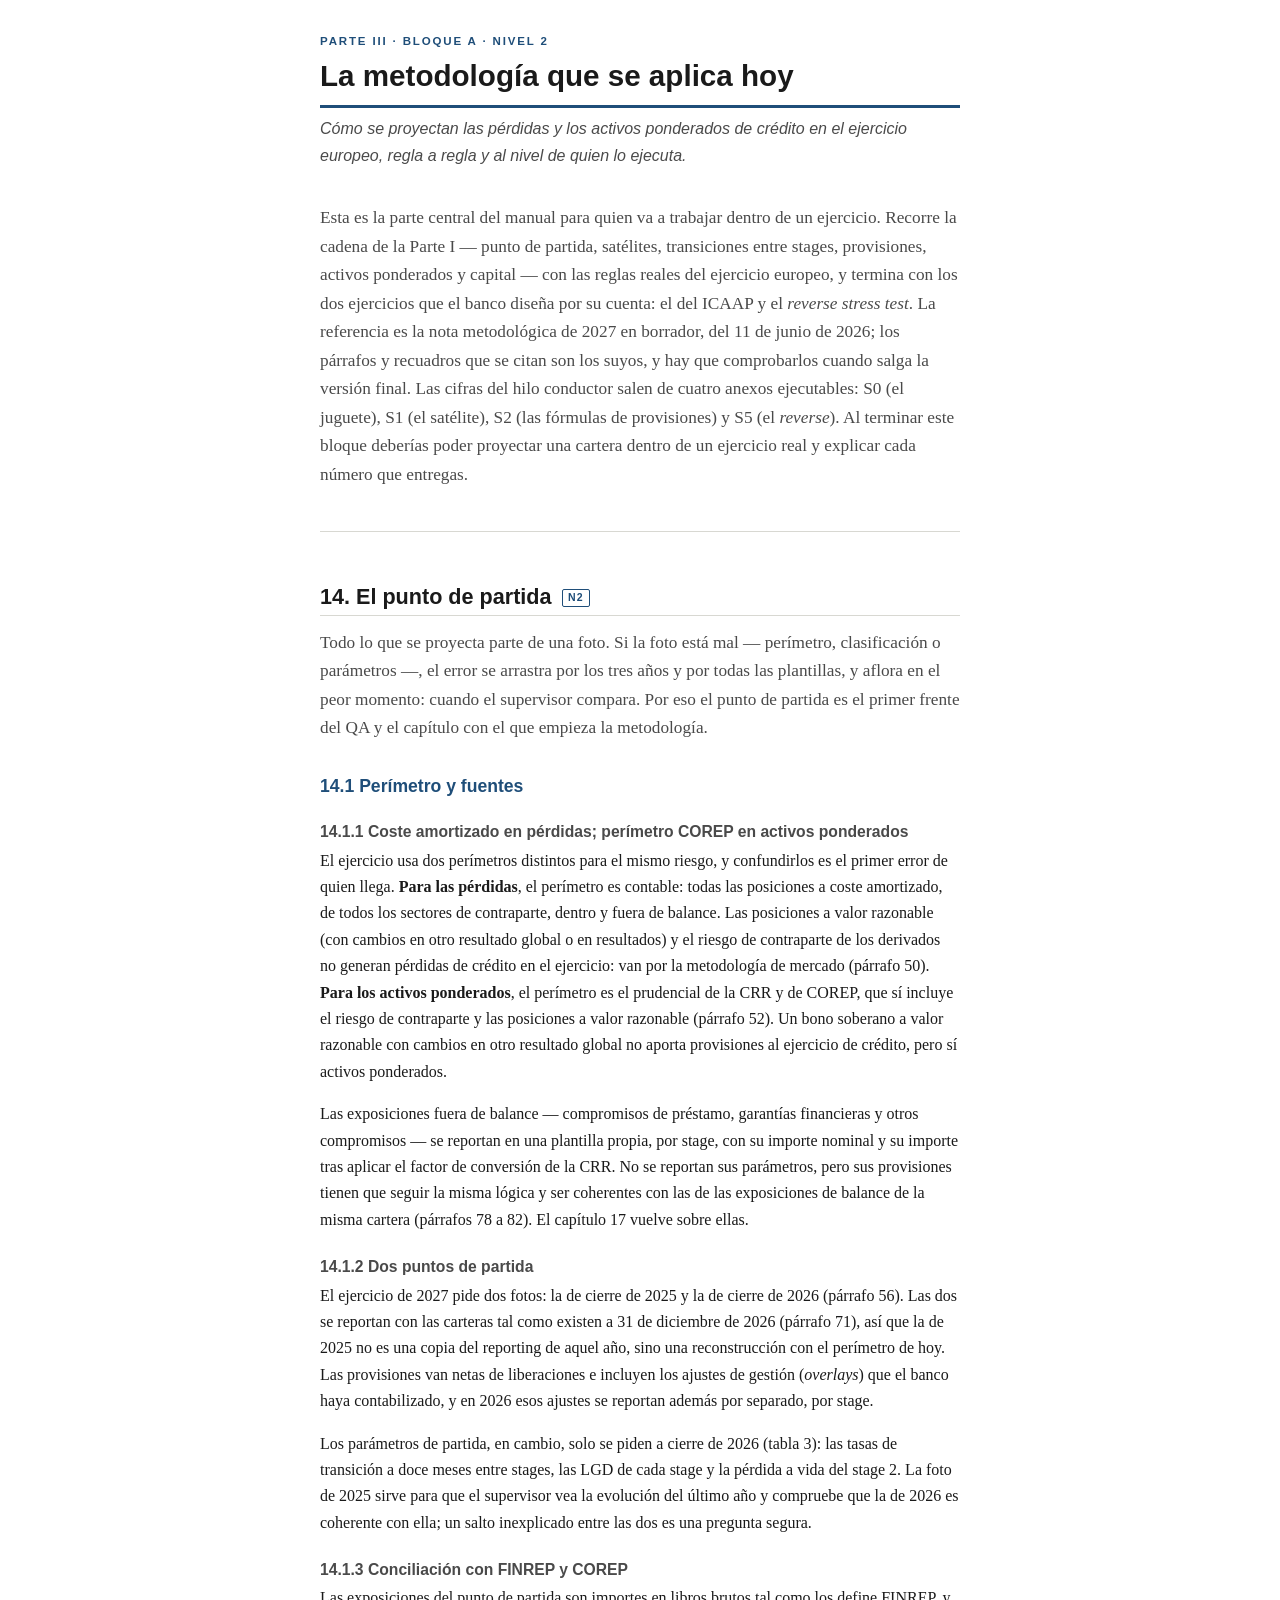
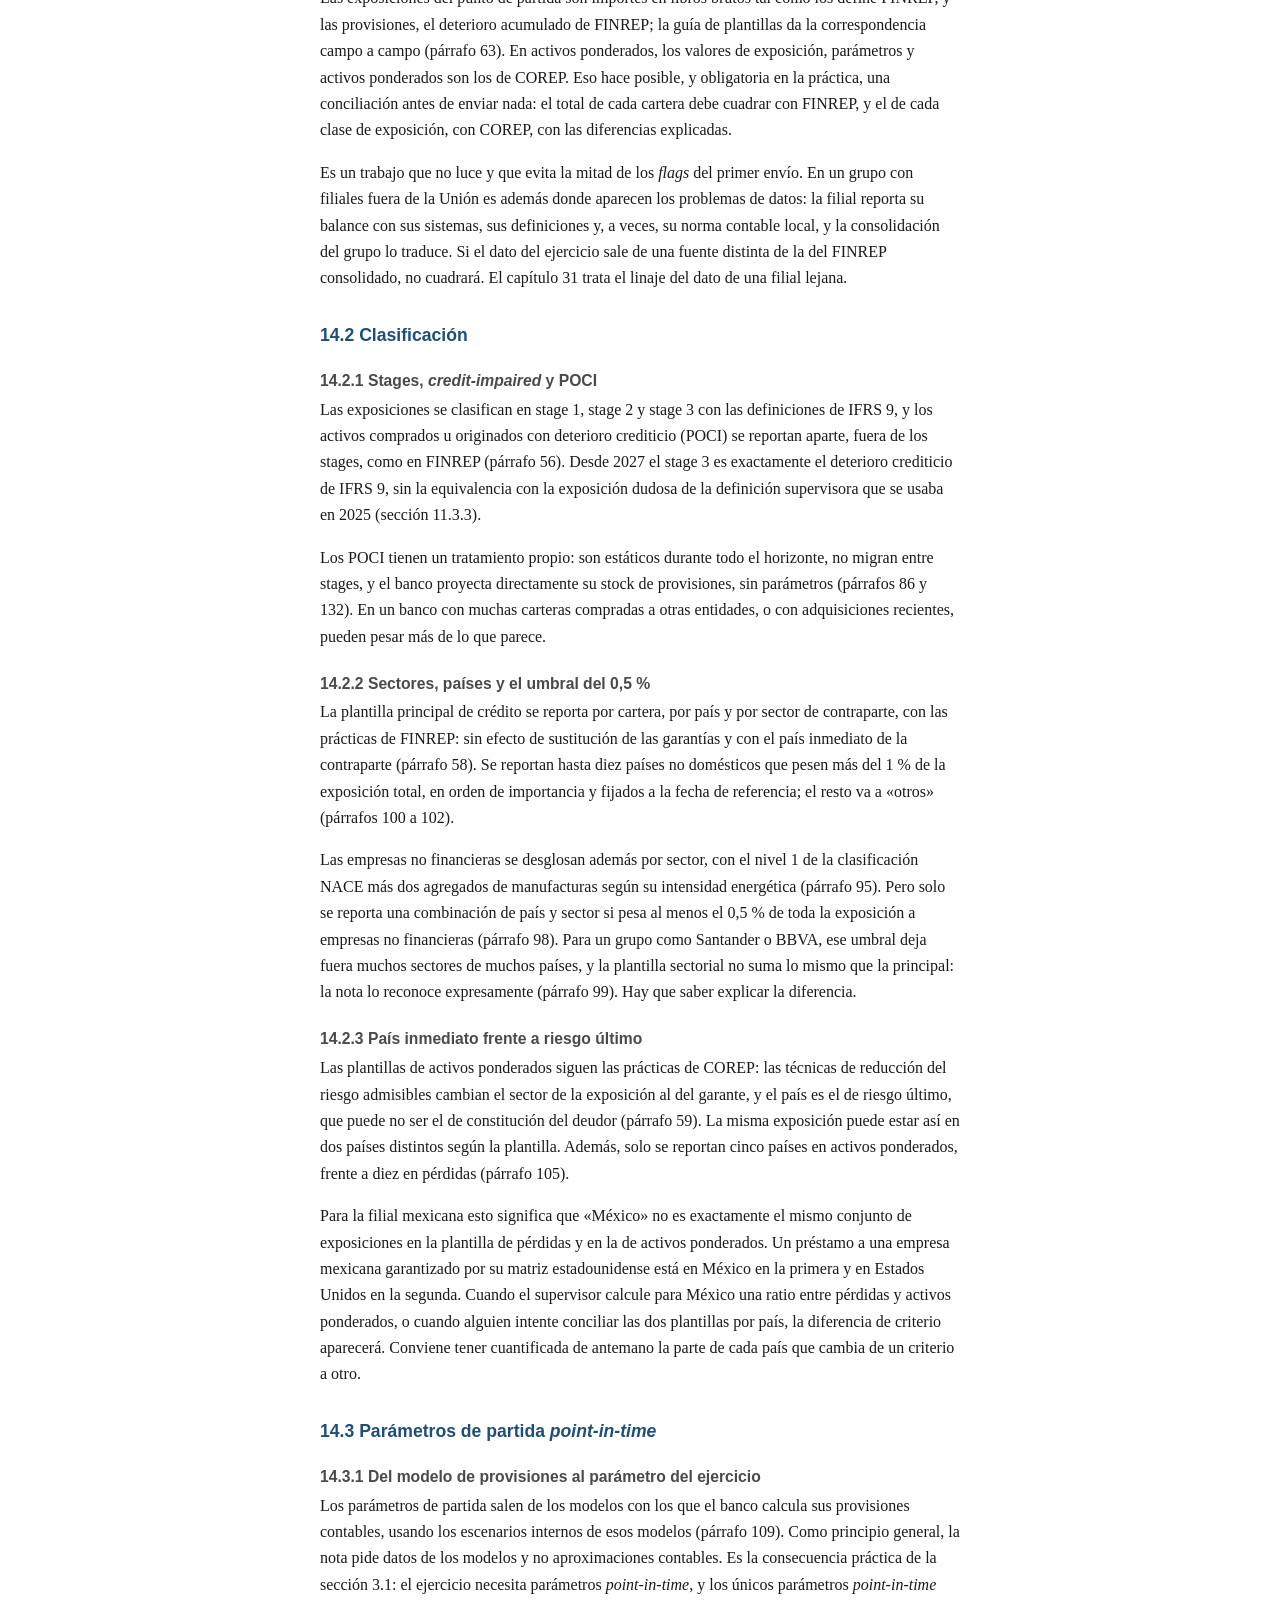
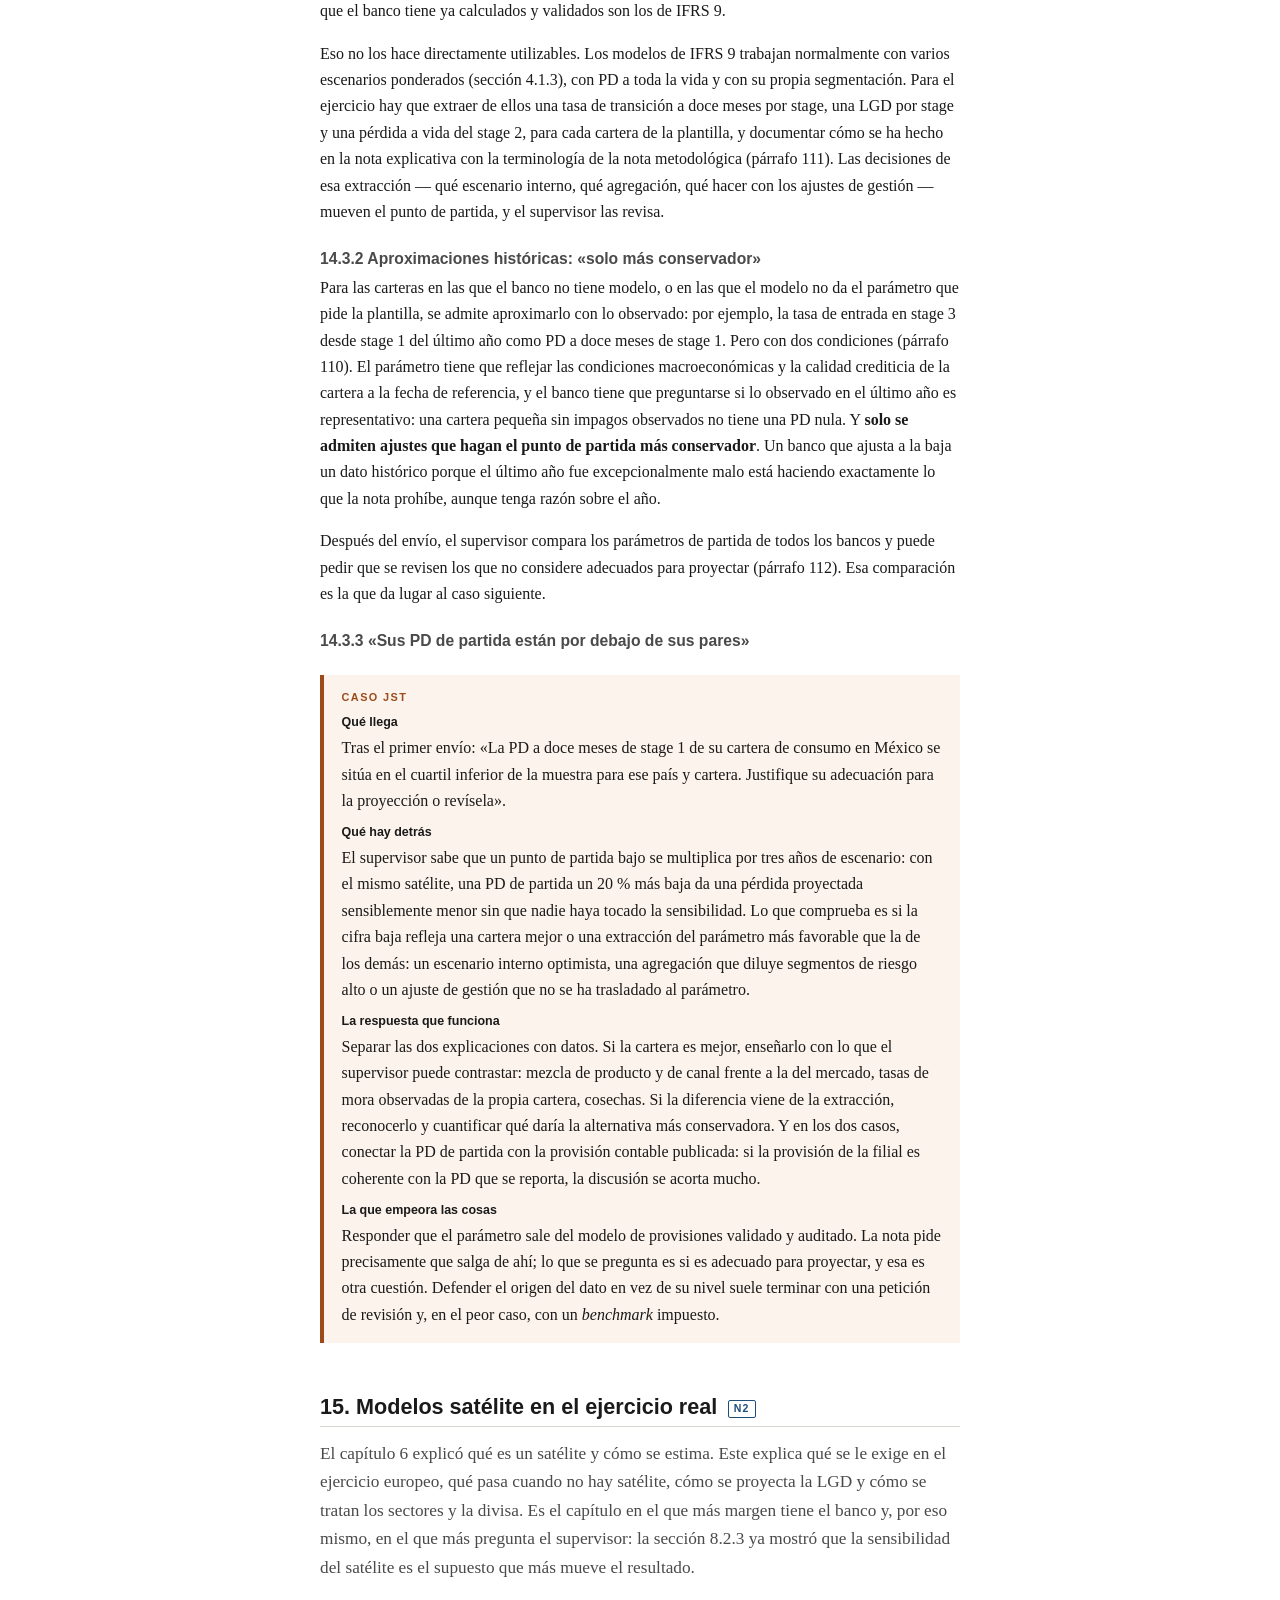
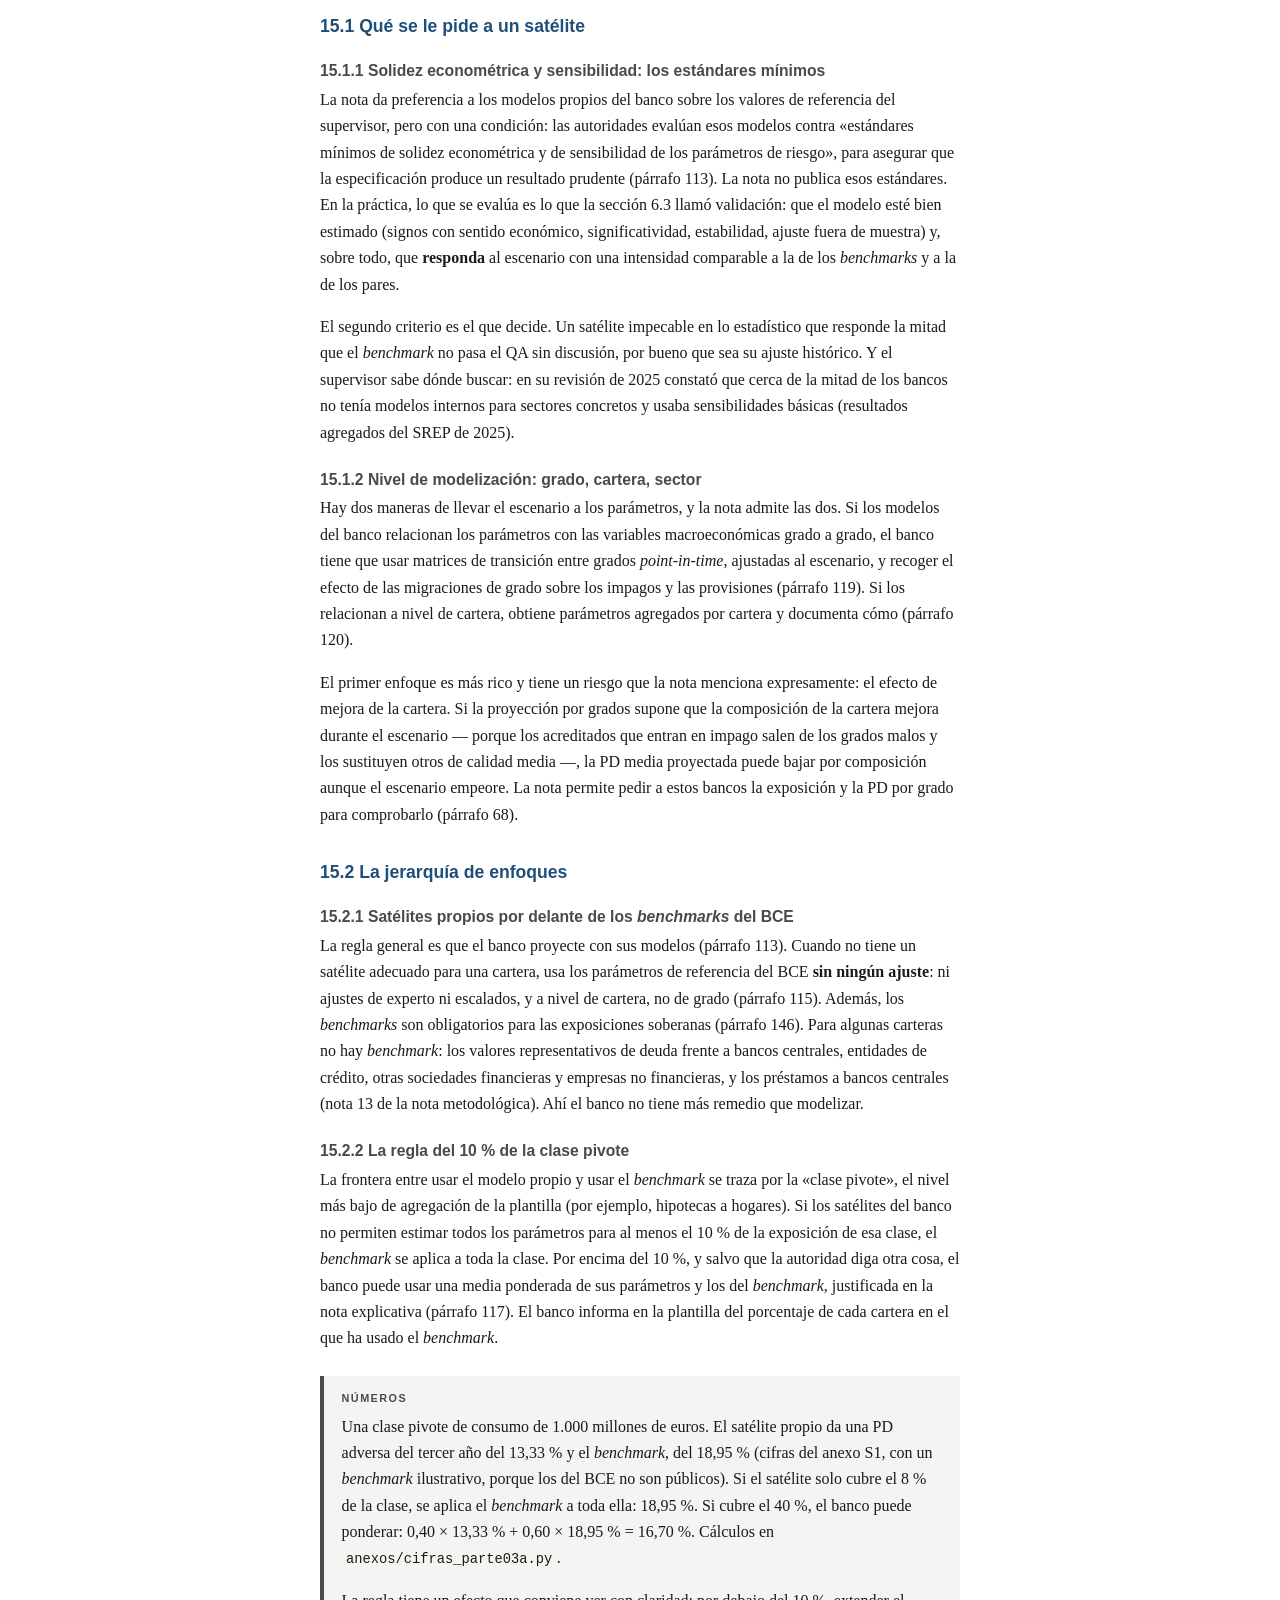
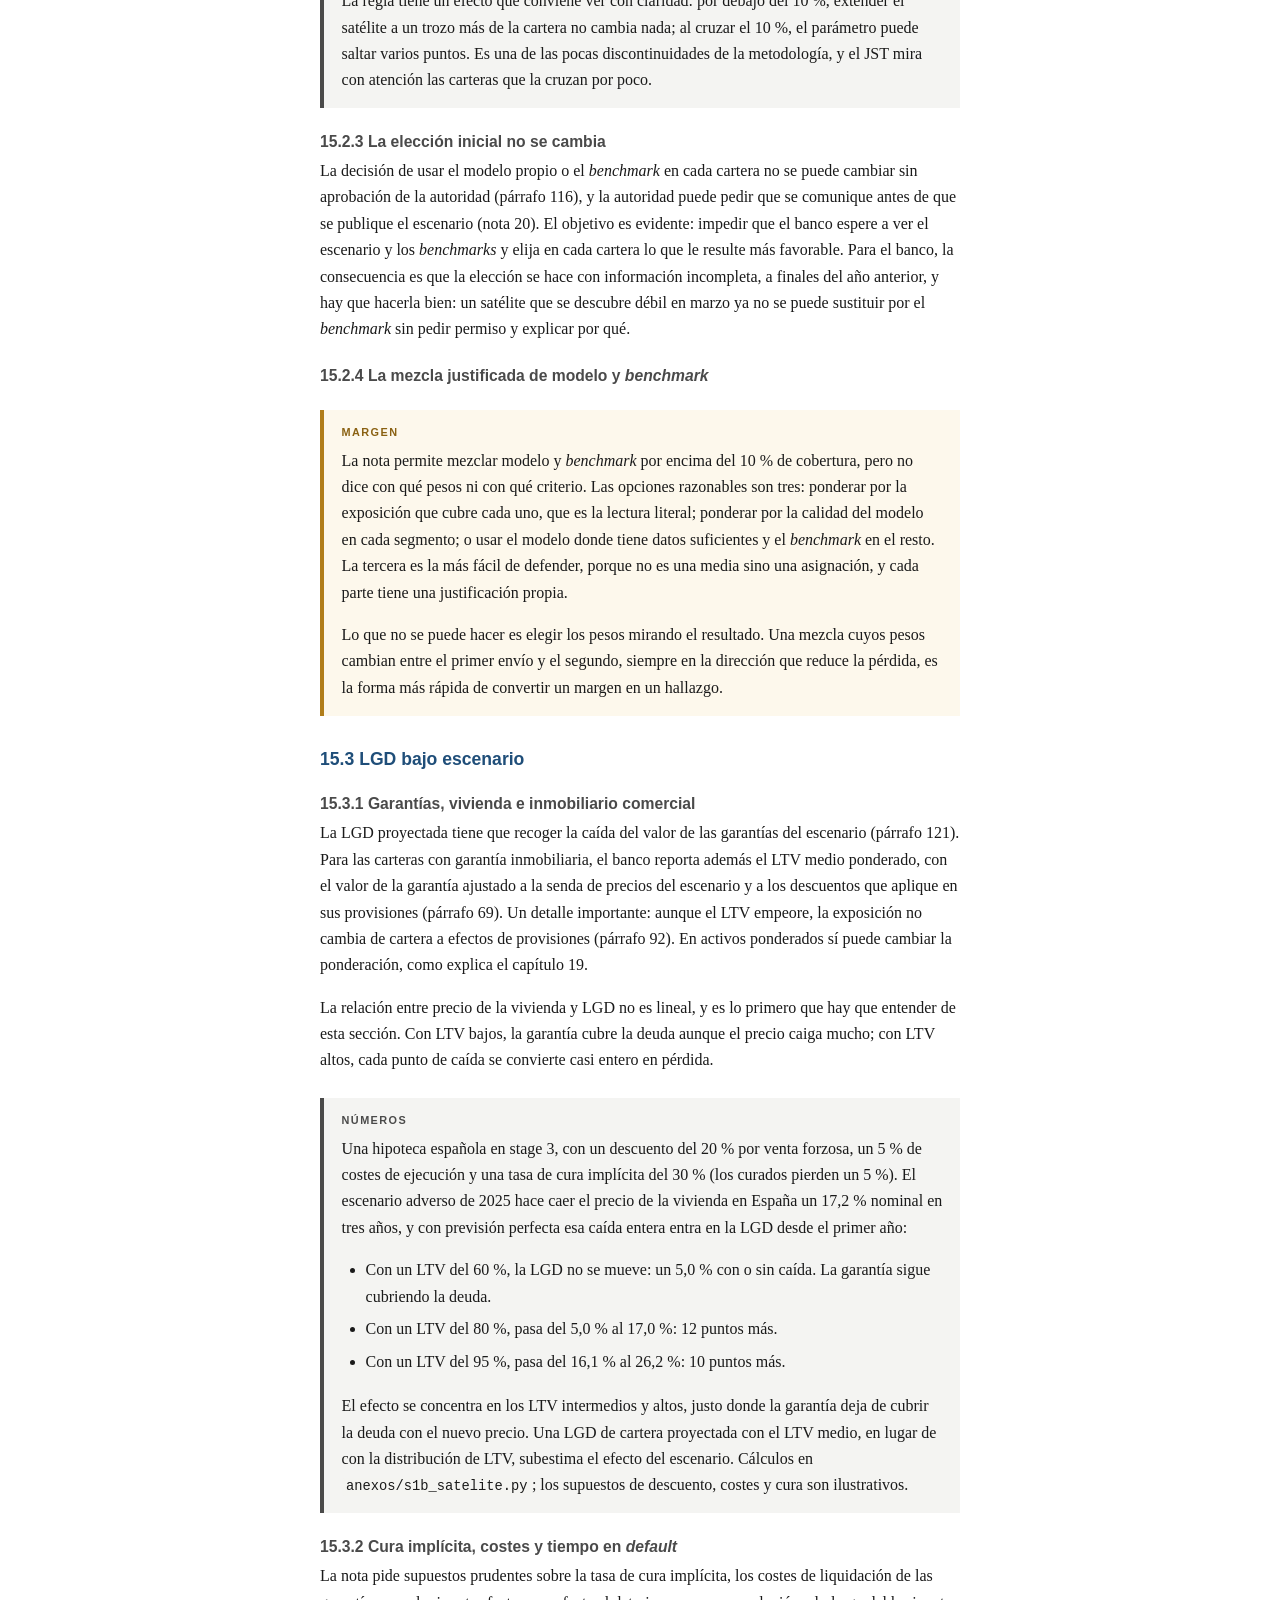
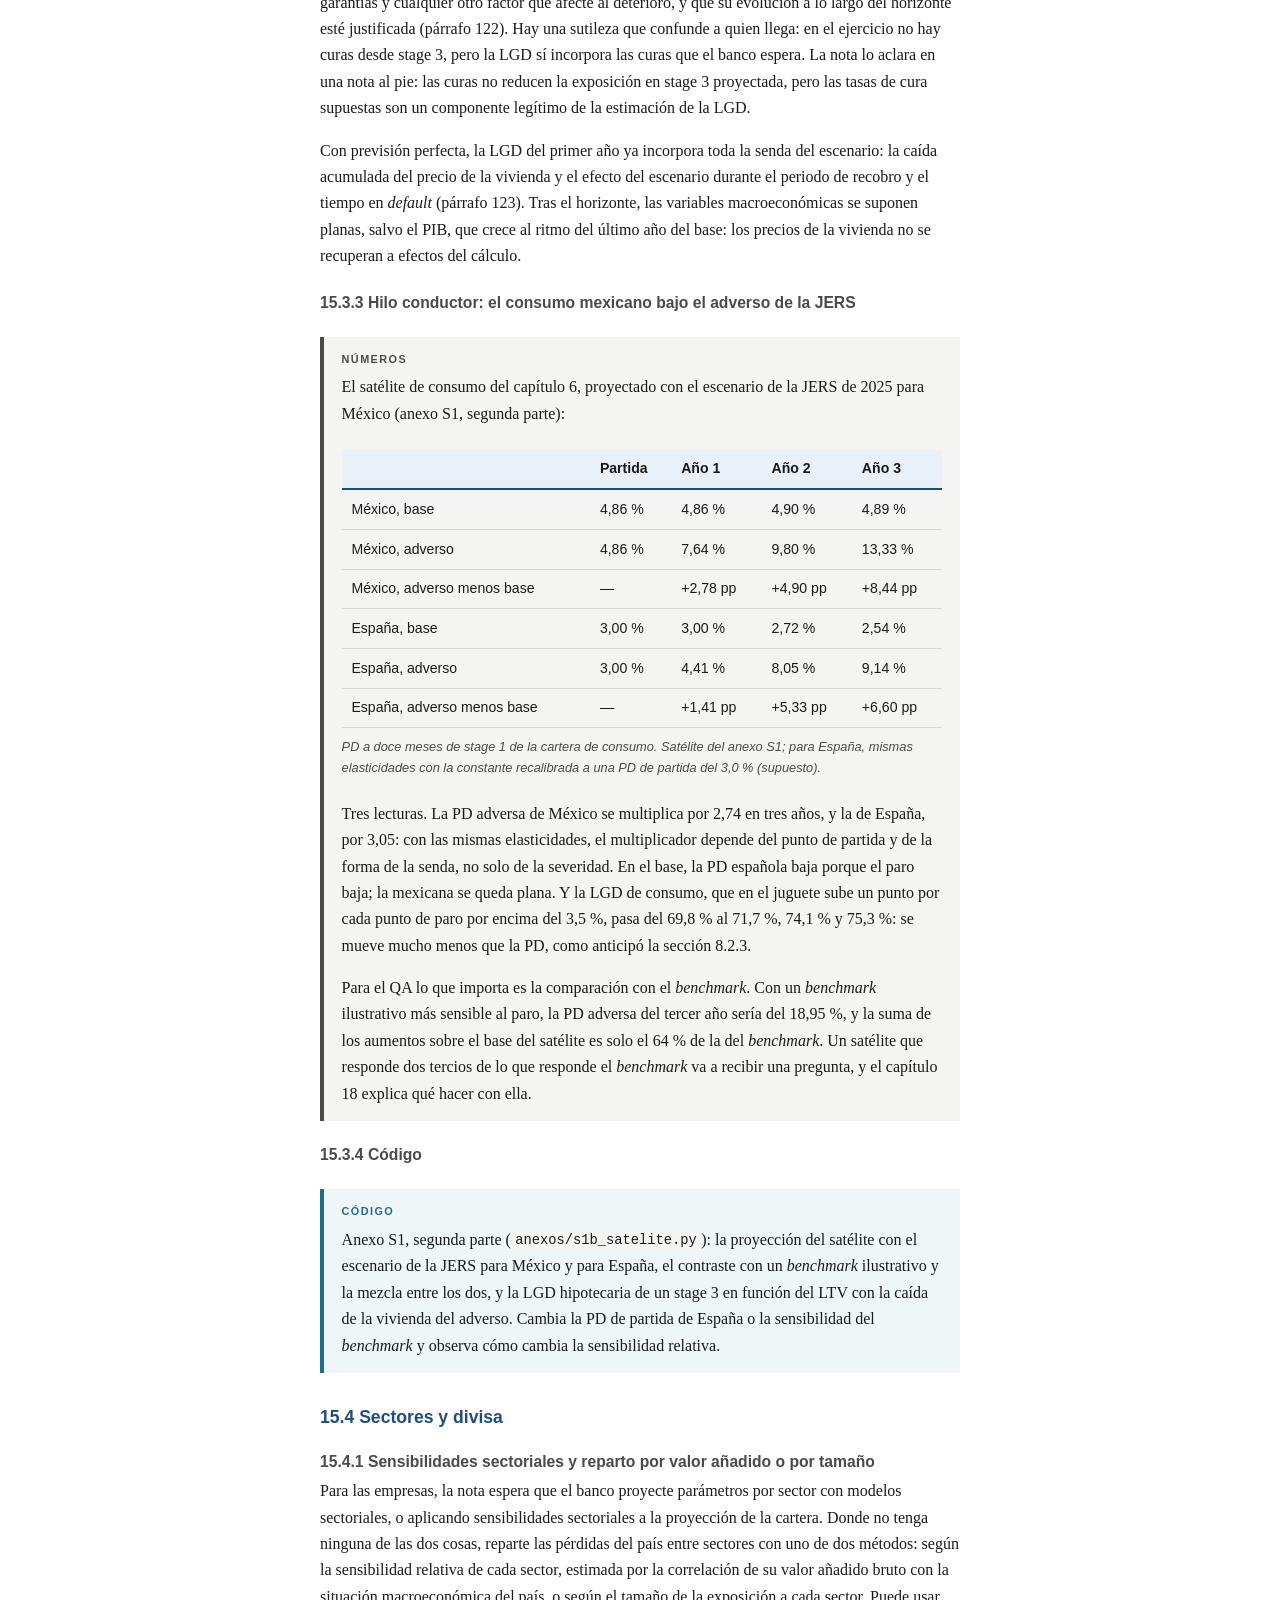
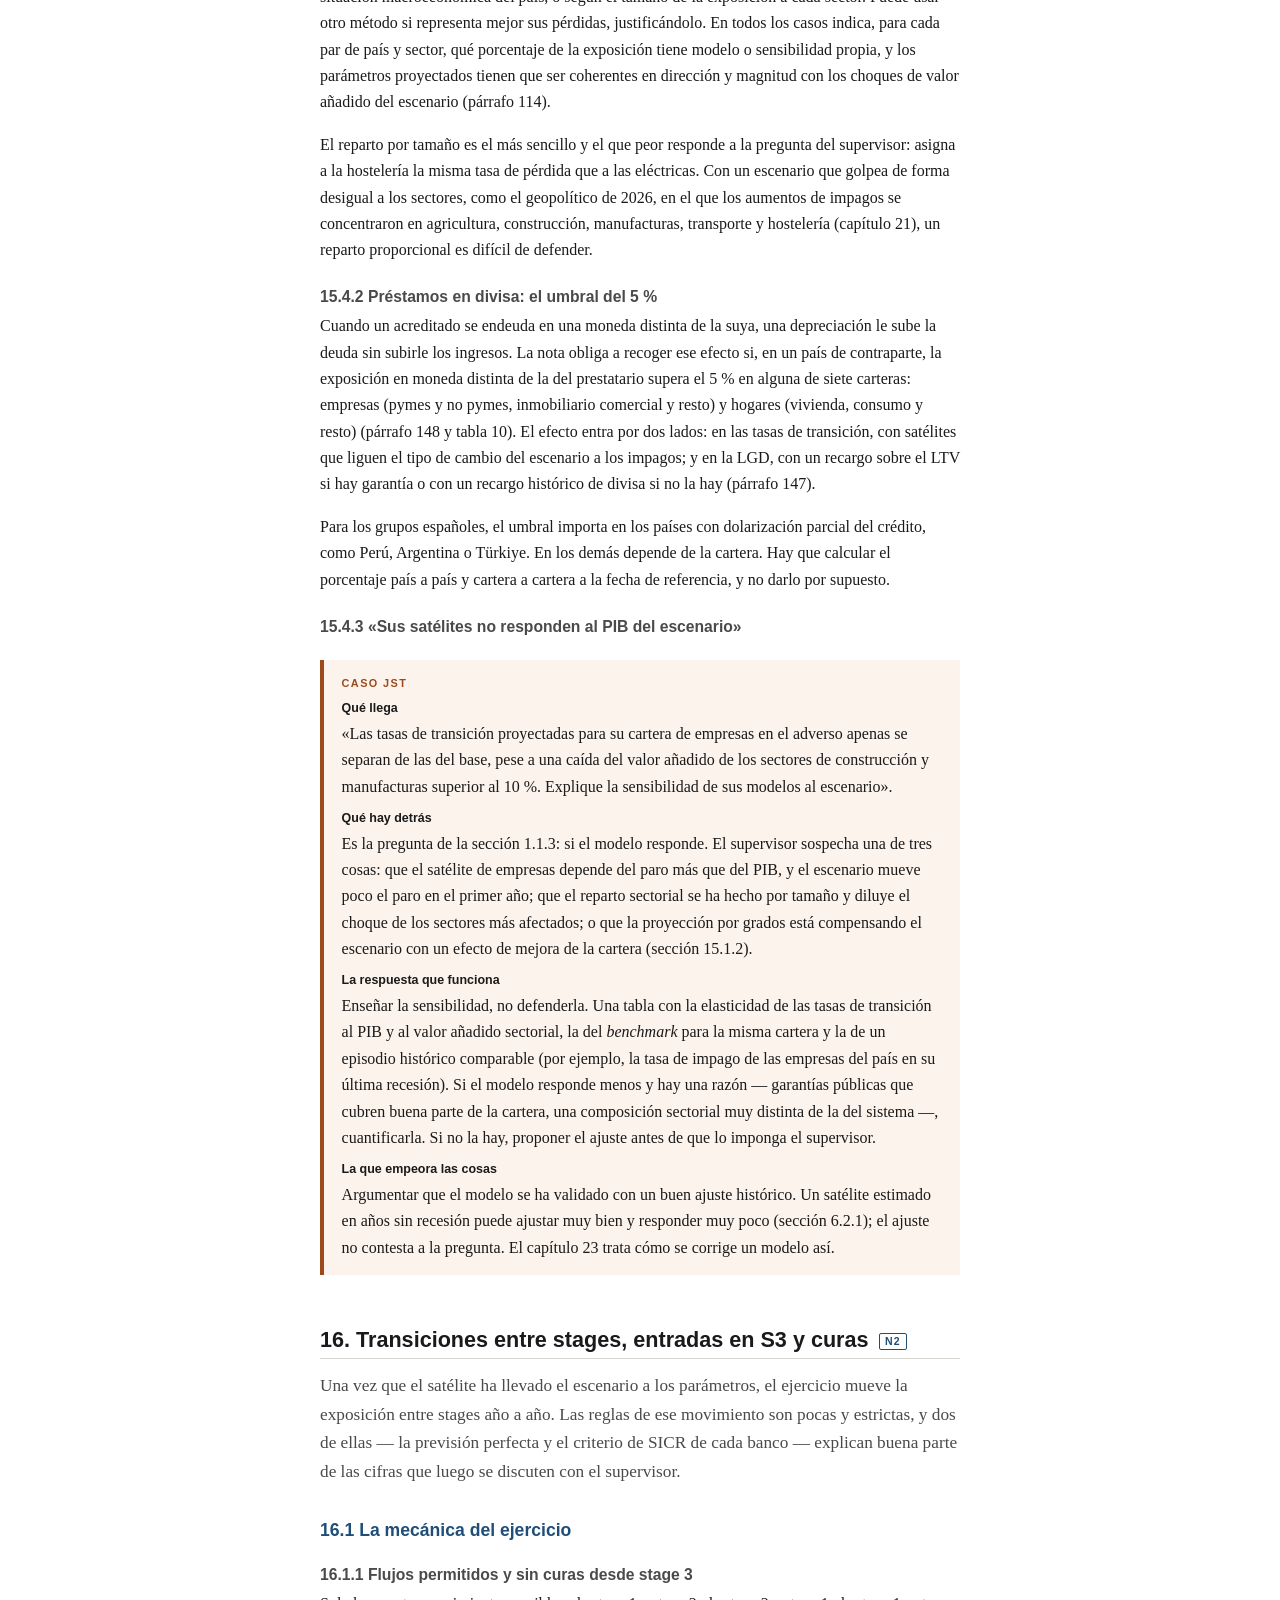
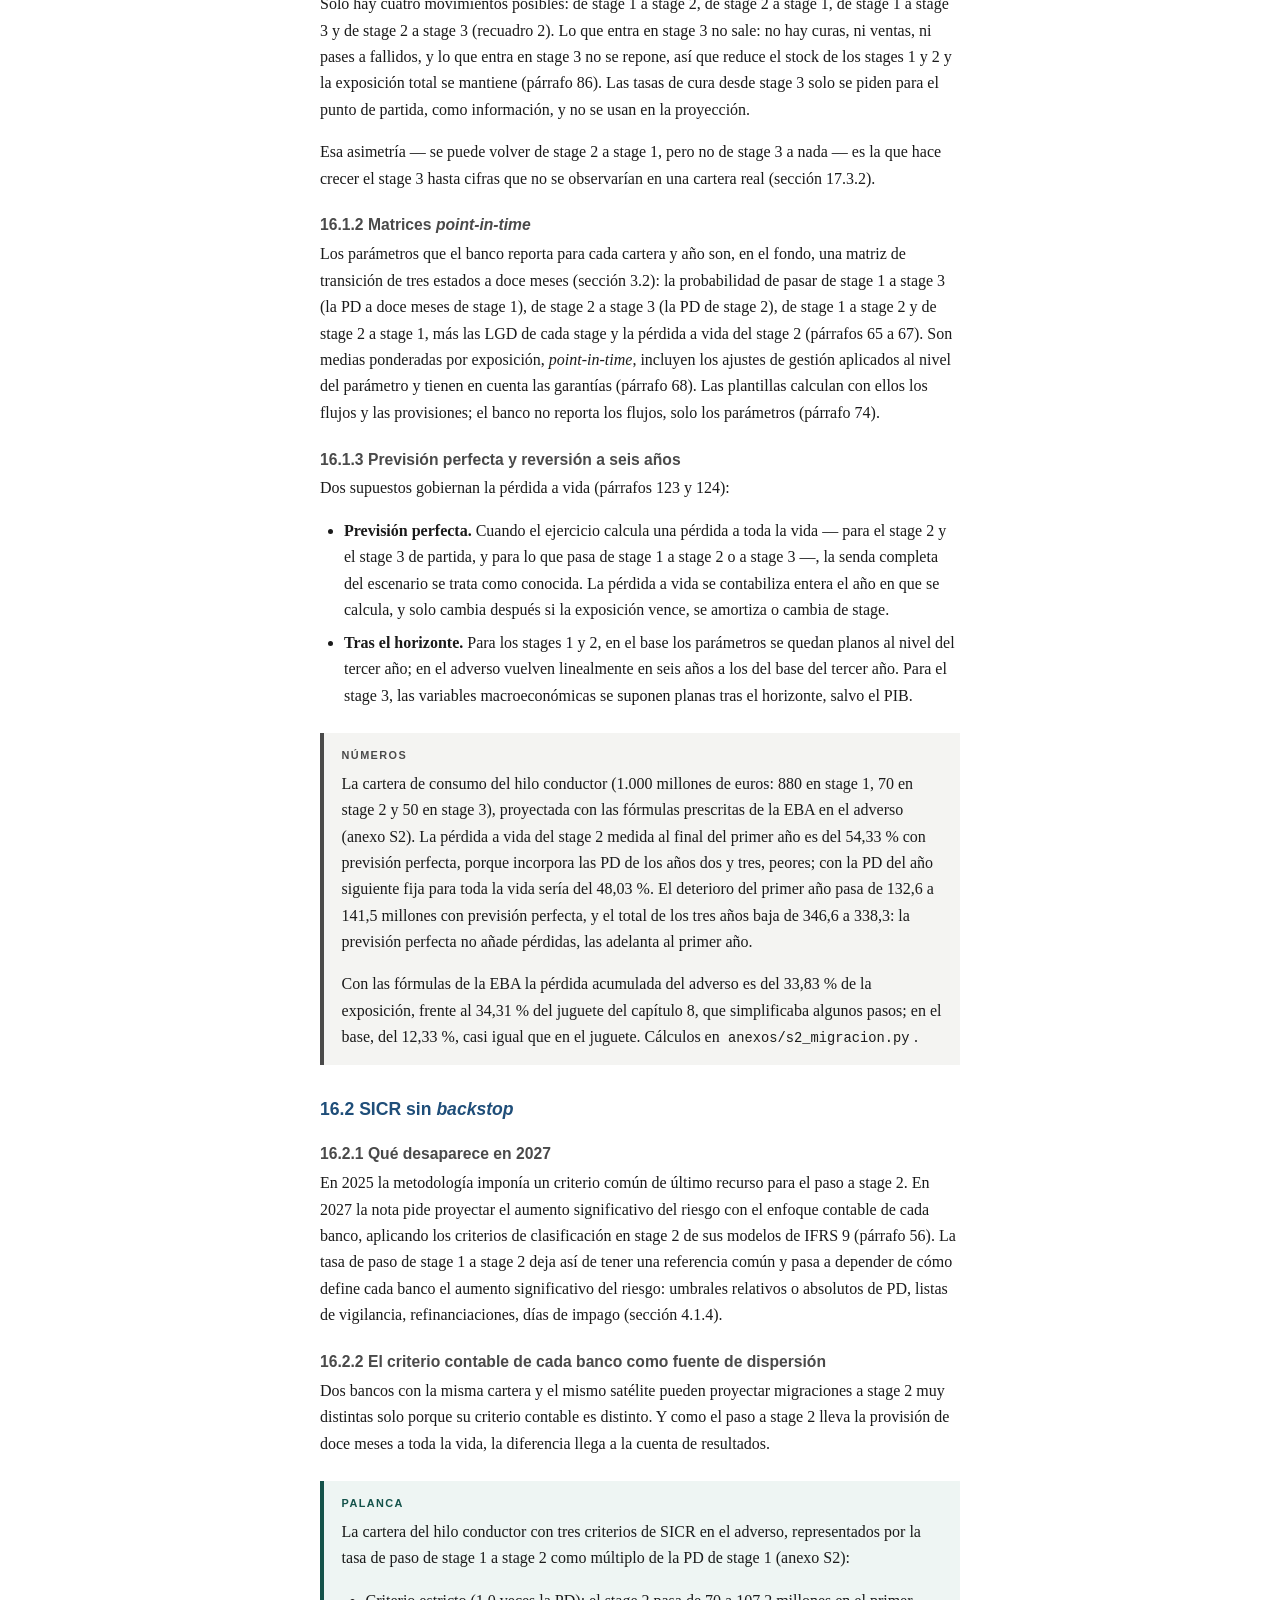
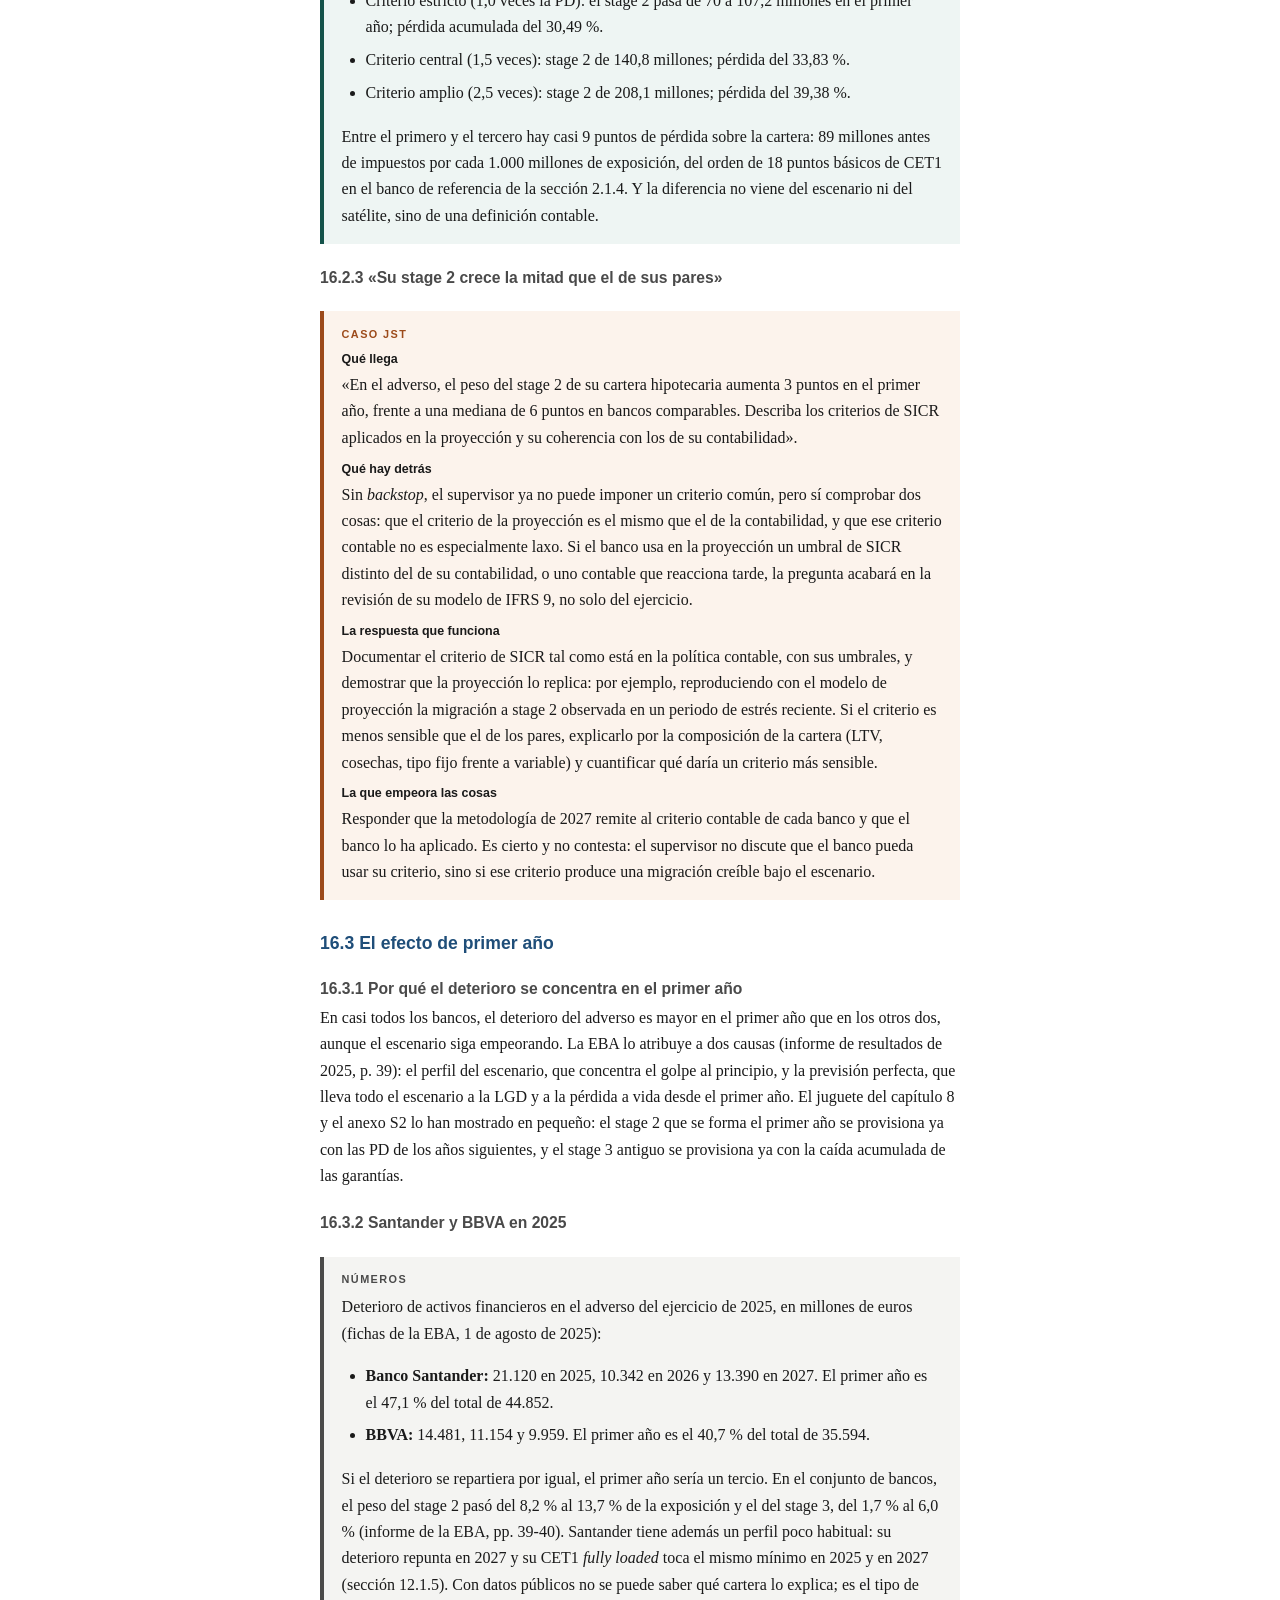
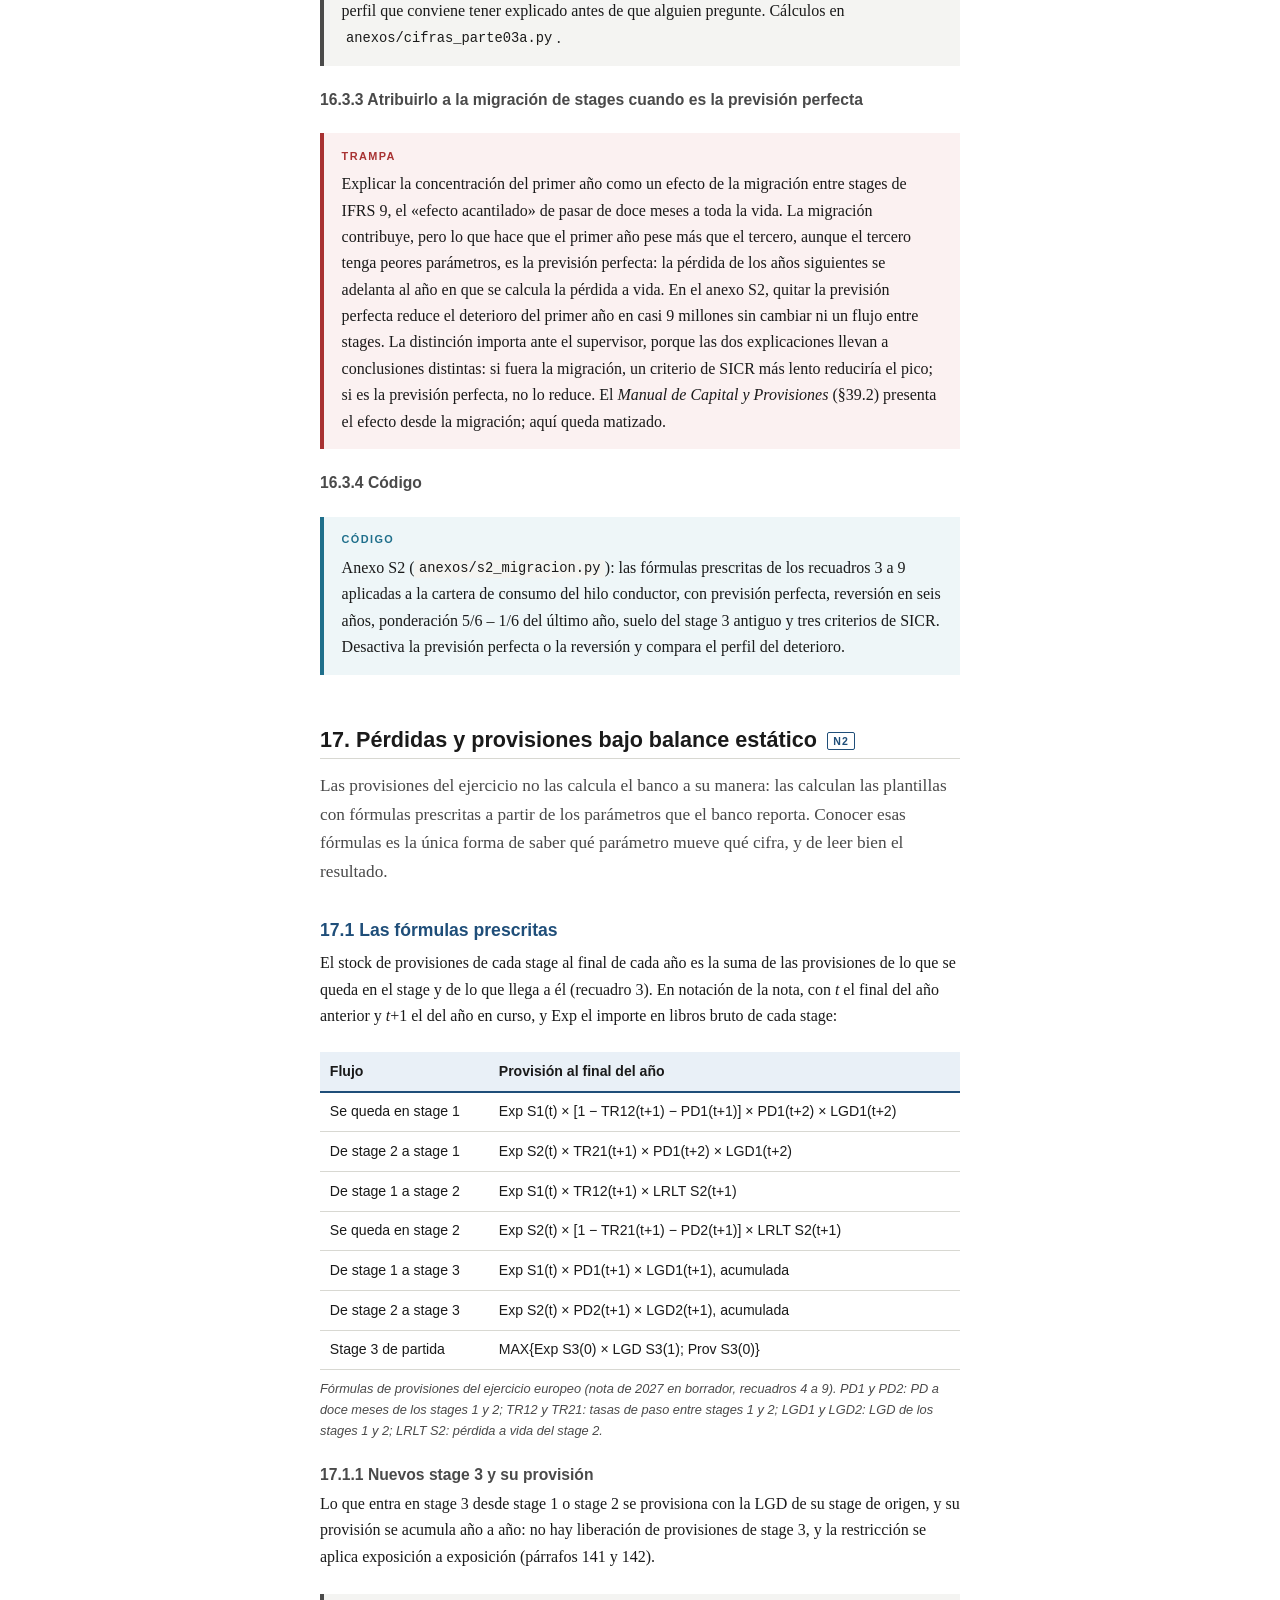
<file: manual/parte-03a.html>
<!DOCTYPE html>
<html lang="es">
<head>
<meta charset="utf-8">
<meta name="viewport" content="width=device-width, initial-scale=1">
<title>Parte III-A — La metodología que se aplica hoy</title>
<link rel="stylesheet" href="estilo.css">
</head>
<body>

<p class="eyebrow">Parte III · Bloque A · Nivel 2</p>
<h1>La metodología que se aplica hoy</h1>
<p class="subtitulo">Cómo se proyectan las pérdidas y los activos ponderados de crédito en el ejercicio europeo, regla a regla y al nivel de quien lo ejecuta.</p>

<p class="lead">Esta es la parte central del manual para quien va a trabajar dentro de un ejercicio. Recorre la cadena de la Parte I &mdash; punto de partida, satélites, transiciones entre stages, provisiones, activos ponderados y capital &mdash; con las reglas reales del ejercicio europeo, y termina con los dos ejercicios que el banco diseña por su cuenta: el del ICAAP y el <i>reverse stress test</i>. La referencia es la nota metodológica de 2027 en borrador, del 11 de junio de 2026; los párrafos y recuadros que se citan son los suyos, y hay que comprobarlos cuando salga la versión final. Las cifras del hilo conductor salen de cuatro anexos ejecutables: S0 (el juguete), S1 (el satélite), S2 (las fórmulas de provisiones) y S5 (el <i>reverse</i>). Al terminar este bloque deberías poder proyectar una cartera dentro de un ejercicio real y explicar cada número que entregas.</p>

<hr/>

<!-- ============================================================ -->
<h2 id="cap14">14. El punto de partida <span class="nivel n2">N2</span></h2>

<p class="lead">Todo lo que se proyecta parte de una foto. Si la foto está mal &mdash; perímetro, clasificación o parámetros &mdash;, el error se arrastra por los tres años y por todas las plantillas, y aflora en el peor momento: cuando el supervisor compara. Por eso el punto de partida es el primer frente del QA y el capítulo con el que empieza la metodología.</p>

<h3 id="s14-1">14.1 Perímetro y fuentes</h3>

<h4 id="s14-1-1">14.1.1 Coste amortizado en pérdidas; perímetro COREP en activos ponderados</h4>

<p>El ejercicio usa dos perímetros distintos para el mismo riesgo, y confundirlos es el primer error de quien llega. <strong>Para las pérdidas</strong>, el perímetro es contable: todas las posiciones a coste amortizado, de todos los sectores de contraparte, dentro y fuera de balance. Las posiciones a valor razonable (con cambios en otro resultado global o en resultados) y el riesgo de contraparte de los derivados no generan pérdidas de crédito en el ejercicio: van por la metodología de mercado (párrafo 50). <strong>Para los activos ponderados</strong>, el perímetro es el prudencial de la CRR y de COREP, que sí incluye el riesgo de contraparte y las posiciones a valor razonable (párrafo 52). Un bono soberano a valor razonable con cambios en otro resultado global no aporta provisiones al ejercicio de crédito, pero sí activos ponderados.</p>

<p>Las exposiciones fuera de balance &mdash; compromisos de préstamo, garantías financieras y otros compromisos &mdash; se reportan en una plantilla propia, por stage, con su importe nominal y su importe tras aplicar el factor de conversión de la CRR. No se reportan sus parámetros, pero sus provisiones tienen que seguir la misma lógica y ser coherentes con las de las exposiciones de balance de la misma cartera (párrafos 78 a 82). El capítulo 17 vuelve sobre ellas.</p>

<h4 id="s14-1-2">14.1.2 Dos puntos de partida</h4>

<p>El ejercicio de 2027 pide dos fotos: la de cierre de 2025 y la de cierre de 2026 (párrafo 56). Las dos se reportan con las carteras tal como existen a 31 de diciembre de 2026 (párrafo 71), así que la de 2025 no es una copia del reporting de aquel año, sino una reconstrucción con el perímetro de hoy. Las provisiones van netas de liberaciones e incluyen los ajustes de gestión (<i>overlays</i>) que el banco haya contabilizado, y en 2026 esos ajustes se reportan además por separado, por stage.</p>

<p>Los parámetros de partida, en cambio, solo se piden a cierre de 2026 (tabla 3): las tasas de transición a doce meses entre stages, las LGD de cada stage y la pérdida a vida del stage 2. La foto de 2025 sirve para que el supervisor vea la evolución del último año y compruebe que la de 2026 es coherente con ella; un salto inexplicado entre las dos es una pregunta segura.</p>

<h4 id="s14-1-3">14.1.3 Conciliación con FINREP y COREP</h4>

<p>Las exposiciones del punto de partida son importes en libros brutos tal como los define FINREP, y las provisiones, el deterioro acumulado de FINREP; la guía de plantillas da la correspondencia campo a campo (párrafo 63). En activos ponderados, los valores de exposición, parámetros y activos ponderados son los de COREP. Eso hace posible, y obligatoria en la práctica, una conciliación antes de enviar nada: el total de cada cartera debe cuadrar con FINREP, y el de cada clase de exposición, con COREP, con las diferencias explicadas.</p>

<p>Es un trabajo que no luce y que evita la mitad de los <i>flags</i> del primer envío. En un grupo con filiales fuera de la Unión es además donde aparecen los problemas de datos: la filial reporta su balance con sus sistemas, sus definiciones y, a veces, su norma contable local, y la consolidación del grupo lo traduce. Si el dato del ejercicio sale de una fuente distinta de la del FINREP consolidado, no cuadrará. El capítulo 31 trata el linaje del dato de una filial lejana.</p>

<h3 id="s14-2">14.2 Clasificación</h3>

<h4 id="s14-2-1">14.2.1 Stages, <i>credit-impaired</i> y POCI</h4>

<p>Las exposiciones se clasifican en stage 1, stage 2 y stage 3 con las definiciones de IFRS 9, y los activos comprados u originados con deterioro crediticio (POCI) se reportan aparte, fuera de los stages, como en FINREP (párrafo 56). Desde 2027 el stage 3 es exactamente el deterioro crediticio de IFRS 9, sin la equivalencia con la exposición dudosa de la definición supervisora que se usaba en 2025 (sección 11.3.3).</p>

<p>Los POCI tienen un tratamiento propio: son estáticos durante todo el horizonte, no migran entre stages, y el banco proyecta directamente su stock de provisiones, sin parámetros (párrafos 86 y 132). En un banco con muchas carteras compradas a otras entidades, o con adquisiciones recientes, pueden pesar más de lo que parece.</p>

<h4 id="s14-2-2">14.2.2 Sectores, países y el umbral del 0,5 %</h4>

<p>La plantilla principal de crédito se reporta por cartera, por país y por sector de contraparte, con las prácticas de FINREP: sin efecto de sustitución de las garantías y con el país inmediato de la contraparte (párrafo 58). Se reportan hasta diez países no domésticos que pesen más del 1 % de la exposición total, en orden de importancia y fijados a la fecha de referencia; el resto va a «otros» (párrafos 100 a 102).</p>

<p>Las empresas no financieras se desglosan además por sector, con el nivel 1 de la clasificación NACE más dos agregados de manufacturas según su intensidad energética (párrafo 95). Pero solo se reporta una combinación de país y sector si pesa al menos el 0,5 % de toda la exposición a empresas no financieras (párrafo 98). Para un grupo como Santander o BBVA, ese umbral deja fuera muchos sectores de muchos países, y la plantilla sectorial no suma lo mismo que la principal: la nota lo reconoce expresamente (párrafo 99). Hay que saber explicar la diferencia.</p>

<h4 id="s14-2-3">14.2.3 País inmediato frente a riesgo último</h4>

<p>Las plantillas de activos ponderados siguen las prácticas de COREP: las técnicas de reducción del riesgo admisibles cambian el sector de la exposición al del garante, y el país es el de riesgo último, que puede no ser el de constitución del deudor (párrafo 59). La misma exposición puede estar así en dos países distintos según la plantilla. Además, solo se reportan cinco países en activos ponderados, frente a diez en pérdidas (párrafo 105).</p>

<p>Para la filial mexicana esto significa que «México» no es exactamente el mismo conjunto de exposiciones en la plantilla de pérdidas y en la de activos ponderados. Un préstamo a una empresa mexicana garantizado por su matriz estadounidense está en México en la primera y en Estados Unidos en la segunda. Cuando el supervisor calcule para México una ratio entre pérdidas y activos ponderados, o cuando alguien intente conciliar las dos plantillas por país, la diferencia de criterio aparecerá. Conviene tener cuantificada de antemano la parte de cada país que cambia de un criterio a otro.</p>

<h3 id="s14-3">14.3 Parámetros de partida <i>point-in-time</i></h3>

<h4 id="s14-3-1">14.3.1 Del modelo de provisiones al parámetro del ejercicio</h4>

<p>Los parámetros de partida salen de los modelos con los que el banco calcula sus provisiones contables, usando los escenarios internos de esos modelos (párrafo 109). Como principio general, la nota pide datos de los modelos y no aproximaciones contables. Es la consecuencia práctica de la sección 3.1: el ejercicio necesita parámetros <i>point-in-time</i>, y los únicos parámetros <i>point-in-time</i> que el banco tiene ya calculados y validados son los de IFRS 9.</p>

<p>Eso no los hace directamente utilizables. Los modelos de IFRS 9 trabajan normalmente con varios escenarios ponderados (sección 4.1.3), con PD a toda la vida y con su propia segmentación. Para el ejercicio hay que extraer de ellos una tasa de transición a doce meses por stage, una LGD por stage y una pérdida a vida del stage 2, para cada cartera de la plantilla, y documentar cómo se ha hecho en la nota explicativa con la terminología de la nota metodológica (párrafo 111). Las decisiones de esa extracción &mdash; qué escenario interno, qué agregación, qué hacer con los ajustes de gestión &mdash; mueven el punto de partida, y el supervisor las revisa.</p>

<h4 id="s14-3-2">14.3.2 Aproximaciones históricas: «solo más conservador»</h4>

<p>Para las carteras en las que el banco no tiene modelo, o en las que el modelo no da el parámetro que pide la plantilla, se admite aproximarlo con lo observado: por ejemplo, la tasa de entrada en stage 3 desde stage 1 del último año como PD a doce meses de stage 1. Pero con dos condiciones (párrafo 110). El parámetro tiene que reflejar las condiciones macroeconómicas y la calidad crediticia de la cartera a la fecha de referencia, y el banco tiene que preguntarse si lo observado en el último año es representativo: una cartera pequeña sin impagos observados no tiene una PD nula. Y <strong>solo se admiten ajustes que hagan el punto de partida más conservador</strong>. Un banco que ajusta a la baja un dato histórico porque el último año fue excepcionalmente malo está haciendo exactamente lo que la nota prohíbe, aunque tenga razón sobre el año.</p>

<p>Después del envío, el supervisor compara los parámetros de partida de todos los bancos y puede pedir que se revisen los que no considere adecuados para proyectar (párrafo 112). Esa comparación es la que da lugar al caso siguiente.</p>

<h4 id="s14-3-3">14.3.3 «Sus PD de partida están por debajo de sus pares»</h4>

<div class="bloque b-caso">
<span class="etiqueta">Caso JST</span>
<dl>
<dt>Qué llega</dt>
<dd>Tras el primer envío: «La PD a doce meses de stage 1 de su cartera de consumo en México se sitúa en el cuartil inferior de la muestra para ese país y cartera. Justifique su adecuación para la proyección o revísela».</dd>
<dt>Qué hay detrás</dt>
<dd>El supervisor sabe que un punto de partida bajo se multiplica por tres años de escenario: con el mismo satélite, una PD de partida un 20 % más baja da una pérdida proyectada sensiblemente menor sin que nadie haya tocado la sensibilidad. Lo que comprueba es si la cifra baja refleja una cartera mejor o una extracción del parámetro más favorable que la de los demás: un escenario interno optimista, una agregación que diluye segmentos de riesgo alto o un ajuste de gestión que no se ha trasladado al parámetro.</dd>
<dt>La respuesta que funciona</dt>
<dd>Separar las dos explicaciones con datos. Si la cartera es mejor, enseñarlo con lo que el supervisor puede contrastar: mezcla de producto y de canal frente a la del mercado, tasas de mora observadas de la propia cartera, cosechas. Si la diferencia viene de la extracción, reconocerlo y cuantificar qué daría la alternativa más conservadora. Y en los dos casos, conectar la PD de partida con la provisión contable publicada: si la provisión de la filial es coherente con la PD que se reporta, la discusión se acorta mucho.</dd>
<dt>La que empeora las cosas</dt>
<dd>Responder que el parámetro sale del modelo de provisiones validado y auditado. La nota pide precisamente que salga de ahí; lo que se pregunta es si es adecuado para proyectar, y esa es otra cuestión. Defender el origen del dato en vez de su nivel suele terminar con una petición de revisión y, en el peor caso, con un <i>benchmark</i> impuesto.</dd>
</dl>
</div>

<!-- ============================================================ -->
<h2 id="cap15">15. Modelos satélite en el ejercicio real <span class="nivel n2">N2</span></h2>

<p class="lead">El capítulo 6 explicó qué es un satélite y cómo se estima. Este explica qué se le exige en el ejercicio europeo, qué pasa cuando no hay satélite, cómo se proyecta la LGD y cómo se tratan los sectores y la divisa. Es el capítulo en el que más margen tiene el banco y, por eso mismo, en el que más pregunta el supervisor: la sección 8.2.3 ya mostró que la sensibilidad del satélite es el supuesto que más mueve el resultado.</p>

<h3 id="s15-1">15.1 Qué se le pide a un satélite</h3>

<h4 id="s15-1-1">15.1.1 Solidez econométrica y sensibilidad: los estándares mínimos</h4>

<p>La nota da preferencia a los modelos propios del banco sobre los valores de referencia del supervisor, pero con una condición: las autoridades evalúan esos modelos contra «estándares mínimos de solidez econométrica y de sensibilidad de los parámetros de riesgo», para asegurar que la especificación produce un resultado prudente (párrafo 113). La nota no publica esos estándares. En la práctica, lo que se evalúa es lo que la sección 6.3 llamó validación: que el modelo esté bien estimado (signos con sentido económico, significatividad, estabilidad, ajuste fuera de muestra) y, sobre todo, que <strong>responda</strong> al escenario con una intensidad comparable a la de los <i>benchmarks</i> y a la de los pares.</p>

<p>El segundo criterio es el que decide. Un satélite impecable en lo estadístico que responde la mitad que el <i>benchmark</i> no pasa el QA sin discusión, por bueno que sea su ajuste histórico. Y el supervisor sabe dónde buscar: en su revisión de 2025 constató que cerca de la mitad de los bancos no tenía modelos internos para sectores concretos y usaba sensibilidades básicas (resultados agregados del SREP de 2025).</p>

<h4 id="s15-1-2">15.1.2 Nivel de modelización: grado, cartera, sector</h4>

<p>Hay dos maneras de llevar el escenario a los parámetros, y la nota admite las dos. Si los modelos del banco relacionan los parámetros con las variables macroeconómicas grado a grado, el banco tiene que usar matrices de transición entre grados <i>point-in-time</i>, ajustadas al escenario, y recoger el efecto de las migraciones de grado sobre los impagos y las provisiones (párrafo 119). Si los relacionan a nivel de cartera, obtiene parámetros agregados por cartera y documenta cómo (párrafo 120).</p>

<p>El primer enfoque es más rico y tiene un riesgo que la nota menciona expresamente: el efecto de mejora de la cartera. Si la proyección por grados supone que la composición de la cartera mejora durante el escenario &mdash; porque los acreditados que entran en impago salen de los grados malos y los sustituyen otros de calidad media &mdash;, la PD media proyectada puede bajar por composición aunque el escenario empeore. La nota permite pedir a estos bancos la exposición y la PD por grado para comprobarlo (párrafo 68).</p>

<h3 id="s15-2">15.2 La jerarquía de enfoques</h3>

<h4 id="s15-2-1">15.2.1 Satélites propios por delante de los <i>benchmarks</i> del BCE</h4>

<p>La regla general es que el banco proyecte con sus modelos (párrafo 113). Cuando no tiene un satélite adecuado para una cartera, usa los parámetros de referencia del BCE <strong>sin ningún ajuste</strong>: ni ajustes de experto ni escalados, y a nivel de cartera, no de grado (párrafo 115). Además, los <i>benchmarks</i> son obligatorios para las exposiciones soberanas (párrafo 146). Para algunas carteras no hay <i>benchmark</i>: los valores representativos de deuda frente a bancos centrales, entidades de crédito, otras sociedades financieras y empresas no financieras, y los préstamos a bancos centrales (nota 13 de la nota metodológica). Ahí el banco no tiene más remedio que modelizar.</p>

<h4 id="s15-2-2">15.2.2 La regla del 10 % de la clase pivote</h4>

<p>La frontera entre usar el modelo propio y usar el <i>benchmark</i> se traza por la «clase pivote», el nivel más bajo de agregación de la plantilla (por ejemplo, hipotecas a hogares). Si los satélites del banco no permiten estimar todos los parámetros para al menos el 10 % de la exposición de esa clase, el <i>benchmark</i> se aplica a toda la clase. Por encima del 10 %, y salvo que la autoridad diga otra cosa, el banco puede usar una media ponderada de sus parámetros y los del <i>benchmark</i>, justificada en la nota explicativa (párrafo 117). El banco informa en la plantilla del porcentaje de cada cartera en el que ha usado el <i>benchmark</i>.</p>

<div class="bloque b-numeros">
<span class="etiqueta">Números</span>
<p>Una clase pivote de consumo de 1.000 millones de euros. El satélite propio da una PD adversa del tercer año del 13,33 % y el <i>benchmark</i>, del 18,95 % (cifras del anexo S1, con un <i>benchmark</i> ilustrativo, porque los del BCE no son públicos). Si el satélite solo cubre el 8 % de la clase, se aplica el <i>benchmark</i> a toda ella: 18,95 %. Si cubre el 40 %, el banco puede ponderar: 0,40 × 13,33 % + 0,60 × 18,95 % = 16,70 %. Cálculos en <code>anexos/cifras_parte03a.py</code>.</p>
<p>La regla tiene un efecto que conviene ver con claridad: por debajo del 10 %, extender el satélite a un trozo más de la cartera no cambia nada; al cruzar el 10 %, el parámetro puede saltar varios puntos. Es una de las pocas discontinuidades de la metodología, y el JST mira con atención las carteras que la cruzan por poco.</p>
</div>

<h4 id="s15-2-3">15.2.3 La elección inicial no se cambia</h4>

<p>La decisión de usar el modelo propio o el <i>benchmark</i> en cada cartera no se puede cambiar sin aprobación de la autoridad (párrafo 116), y la autoridad puede pedir que se comunique antes de que se publique el escenario (nota 20). El objetivo es evidente: impedir que el banco espere a ver el escenario y los <i>benchmarks</i> y elija en cada cartera lo que le resulte más favorable. Para el banco, la consecuencia es que la elección se hace con información incompleta, a finales del año anterior, y hay que hacerla bien: un satélite que se descubre débil en marzo ya no se puede sustituir por el <i>benchmark</i> sin pedir permiso y explicar por qué.</p>

<h4 id="s15-2-4">15.2.4 La mezcla justificada de modelo y <i>benchmark</i></h4>

<div class="bloque b-margen">
<span class="etiqueta">Margen</span>
<p>La nota permite mezclar modelo y <i>benchmark</i> por encima del 10 % de cobertura, pero no dice con qué pesos ni con qué criterio. Las opciones razonables son tres: ponderar por la exposición que cubre cada uno, que es la lectura literal; ponderar por la calidad del modelo en cada segmento; o usar el modelo donde tiene datos suficientes y el <i>benchmark</i> en el resto. La tercera es la más fácil de defender, porque no es una media sino una asignación, y cada parte tiene una justificación propia.</p>
<p>Lo que no se puede hacer es elegir los pesos mirando el resultado. Una mezcla cuyos pesos cambian entre el primer envío y el segundo, siempre en la dirección que reduce la pérdida, es la forma más rápida de convertir un margen en un hallazgo.</p>
</div>

<h3 id="s15-3">15.3 LGD bajo escenario</h3>

<h4 id="s15-3-1">15.3.1 Garantías, vivienda e inmobiliario comercial</h4>

<p>La LGD proyectada tiene que recoger la caída del valor de las garantías del escenario (párrafo 121). Para las carteras con garantía inmobiliaria, el banco reporta además el LTV medio ponderado, con el valor de la garantía ajustado a la senda de precios del escenario y a los descuentos que aplique en sus provisiones (párrafo 69). Un detalle importante: aunque el LTV empeore, la exposición no cambia de cartera a efectos de provisiones (párrafo 92). En activos ponderados sí puede cambiar la ponderación, como explica el capítulo 19.</p>

<p>La relación entre precio de la vivienda y LGD no es lineal, y es lo primero que hay que entender de esta sección. Con LTV bajos, la garantía cubre la deuda aunque el precio caiga mucho; con LTV altos, cada punto de caída se convierte casi entero en pérdida.</p>

<div class="bloque b-numeros">
<span class="etiqueta">Números</span>
<p>Una hipoteca española en stage 3, con un descuento del 20 % por venta forzosa, un 5 % de costes de ejecución y una tasa de cura implícita del 30 % (los curados pierden un 5 %). El escenario adverso de 2025 hace caer el precio de la vivienda en España un 17,2 % nominal en tres años, y con previsión perfecta esa caída entera entra en la LGD desde el primer año:</p>
<ul>
<li>Con un LTV del 60 %, la LGD no se mueve: un 5,0 % con o sin caída. La garantía sigue cubriendo la deuda.</li>
<li>Con un LTV del 80 %, pasa del 5,0 % al 17,0 %: 12 puntos más.</li>
<li>Con un LTV del 95 %, pasa del 16,1 % al 26,2 %: 10 puntos más.</li>
</ul>
<p>El efecto se concentra en los LTV intermedios y altos, justo donde la garantía deja de cubrir la deuda con el nuevo precio. Una LGD de cartera proyectada con el LTV medio, en lugar de con la distribución de LTV, subestima el efecto del escenario. Cálculos en <code>anexos/s1b_satelite.py</code>; los supuestos de descuento, costes y cura son ilustrativos.</p>
</div>

<h4 id="s15-3-2">15.3.2 Cura implícita, costes y tiempo en <i>default</i></h4>

<p>La nota pide supuestos prudentes sobre la tasa de cura implícita, los costes de liquidación de las garantías y cualquier otro factor que afecte al deterioro, y que su evolución a lo largo del horizonte esté justificada (párrafo 122). Hay una sutileza que confunde a quien llega: en el ejercicio no hay curas desde stage 3, pero la LGD sí incorpora las curas que el banco espera. La nota lo aclara en una nota al pie: las curas no reducen la exposición en stage 3 proyectada, pero las tasas de cura supuestas son un componente legítimo de la estimación de la LGD.</p>

<p>Con previsión perfecta, la LGD del primer año ya incorpora toda la senda del escenario: la caída acumulada del precio de la vivienda y el efecto del escenario durante el periodo de recobro y el tiempo en <i>default</i> (párrafo 123). Tras el horizonte, las variables macroeconómicas se suponen planas, salvo el PIB, que crece al ritmo del último año del base: los precios de la vivienda no se recuperan a efectos del cálculo.</p>

<h4 id="s15-3-3">15.3.3 Hilo conductor: el consumo mexicano bajo el adverso de la JERS</h4>

<div class="bloque b-numeros">
<span class="etiqueta">Números</span>
<p>El satélite de consumo del capítulo 6, proyectado con el escenario de la JERS de 2025 para México (anexo S1, segunda parte):</p>
<div class="tabla-scroll">
<table>
<caption>PD a doce meses de stage 1 de la cartera de consumo. Satélite del anexo S1; para España, mismas elasticidades con la constante recalibrada a una PD de partida del 3,0 % (supuesto).</caption>
<thead><tr><th></th><th>Partida</th><th>Año 1</th><th>Año 2</th><th>Año 3</th></tr></thead>
<tbody>
<tr><td>México, base</td><td>4,86 %</td><td>4,86 %</td><td>4,90 %</td><td>4,89 %</td></tr>
<tr><td>México, adverso</td><td>4,86 %</td><td>7,64 %</td><td>9,80 %</td><td>13,33 %</td></tr>
<tr><td>México, adverso menos base</td><td>&mdash;</td><td>+2,78 pp</td><td>+4,90 pp</td><td>+8,44 pp</td></tr>
<tr><td>España, base</td><td>3,00 %</td><td>3,00 %</td><td>2,72 %</td><td>2,54 %</td></tr>
<tr><td>España, adverso</td><td>3,00 %</td><td>4,41 %</td><td>8,05 %</td><td>9,14 %</td></tr>
<tr><td>España, adverso menos base</td><td>&mdash;</td><td>+1,41 pp</td><td>+5,33 pp</td><td>+6,60 pp</td></tr>
</tbody>
</table>
</div>
<p>Tres lecturas. La PD adversa de México se multiplica por 2,74 en tres años, y la de España, por 3,05: con las mismas elasticidades, el multiplicador depende del punto de partida y de la forma de la senda, no solo de la severidad. En el base, la PD española baja porque el paro baja; la mexicana se queda plana. Y la LGD de consumo, que en el juguete sube un punto por cada punto de paro por encima del 3,5 %, pasa del 69,8 % al 71,7 %, 74,1 % y 75,3 %: se mueve mucho menos que la PD, como anticipó la sección 8.2.3.</p>
<p>Para el QA lo que importa es la comparación con el <i>benchmark</i>. Con un <i>benchmark</i> ilustrativo más sensible al paro, la PD adversa del tercer año sería del 18,95 %, y la suma de los aumentos sobre el base del satélite es solo el 64 % de la del <i>benchmark</i>. Un satélite que responde dos tercios de lo que responde el <i>benchmark</i> va a recibir una pregunta, y el capítulo 18 explica qué hacer con ella.</p>
</div>

<h4 id="s15-3-4">15.3.4 Código</h4>

<div class="bloque b-codigo">
<span class="etiqueta">Código</span>
<p>Anexo S1, segunda parte (<code>anexos/s1b_satelite.py</code>): la proyección del satélite con el escenario de la JERS para México y para España, el contraste con un <i>benchmark</i> ilustrativo y la mezcla entre los dos, y la LGD hipotecaria de un stage 3 en función del LTV con la caída de la vivienda del adverso. Cambia la PD de partida de España o la sensibilidad del <i>benchmark</i> y observa cómo cambia la sensibilidad relativa.</p>
</div>

<h3 id="s15-4">15.4 Sectores y divisa</h3>

<h4 id="s15-4-1">15.4.1 Sensibilidades sectoriales y reparto por valor añadido o por tamaño</h4>

<p>Para las empresas, la nota espera que el banco proyecte parámetros por sector con modelos sectoriales, o aplicando sensibilidades sectoriales a la proyección de la cartera. Donde no tenga ninguna de las dos cosas, reparte las pérdidas del país entre sectores con uno de dos métodos: según la sensibilidad relativa de cada sector, estimada por la correlación de su valor añadido bruto con la situación macroeconómica del país, o según el tamaño de la exposición a cada sector. Puede usar otro método si representa mejor sus pérdidas, justificándolo. En todos los casos indica, para cada par de país y sector, qué porcentaje de la exposición tiene modelo o sensibilidad propia, y los parámetros proyectados tienen que ser coherentes en dirección y magnitud con los choques de valor añadido del escenario (párrafo 114).</p>

<p>El reparto por tamaño es el más sencillo y el que peor responde a la pregunta del supervisor: asigna a la hostelería la misma tasa de pérdida que a las eléctricas. Con un escenario que golpea de forma desigual a los sectores, como el geopolítico de 2026, en el que los aumentos de impagos se concentraron en agricultura, construcción, manufacturas, transporte y hostelería (capítulo 21), un reparto proporcional es difícil de defender.</p>

<h4 id="s15-4-2">15.4.2 Préstamos en divisa: el umbral del 5 %</h4>

<p>Cuando un acreditado se endeuda en una moneda distinta de la suya, una depreciación le sube la deuda sin subirle los ingresos. La nota obliga a recoger ese efecto si, en un país de contraparte, la exposición en moneda distinta de la del prestatario supera el 5 % en alguna de siete carteras: empresas (pymes y no pymes, inmobiliario comercial y resto) y hogares (vivienda, consumo y resto) (párrafo 148 y tabla 10). El efecto entra por dos lados: en las tasas de transición, con satélites que liguen el tipo de cambio del escenario a los impagos; y en la LGD, con un recargo sobre el LTV si hay garantía o con un recargo histórico de divisa si no la hay (párrafo 147).</p>

<p>Para los grupos españoles, el umbral importa en los países con dolarización parcial del crédito, como Perú, Argentina o Türkiye. En los demás depende de la cartera. Hay que calcular el porcentaje país a país y cartera a cartera a la fecha de referencia, y no darlo por supuesto.</p>

<h4 id="s15-4-3">15.4.3 «Sus satélites no responden al PIB del escenario»</h4>

<div class="bloque b-caso">
<span class="etiqueta">Caso JST</span>
<dl>
<dt>Qué llega</dt>
<dd>«Las tasas de transición proyectadas para su cartera de empresas en el adverso apenas se separan de las del base, pese a una caída del valor añadido de los sectores de construcción y manufacturas superior al 10 %. Explique la sensibilidad de sus modelos al escenario».</dd>
<dt>Qué hay detrás</dt>
<dd>Es la pregunta de la sección 1.1.3: si el modelo responde. El supervisor sospecha una de tres cosas: que el satélite de empresas depende del paro más que del PIB, y el escenario mueve poco el paro en el primer año; que el reparto sectorial se ha hecho por tamaño y diluye el choque de los sectores más afectados; o que la proyección por grados está compensando el escenario con un efecto de mejora de la cartera (sección 15.1.2).</dd>
<dt>La respuesta que funciona</dt>
<dd>Enseñar la sensibilidad, no defenderla. Una tabla con la elasticidad de las tasas de transición al PIB y al valor añadido sectorial, la del <i>benchmark</i> para la misma cartera y la de un episodio histórico comparable (por ejemplo, la tasa de impago de las empresas del país en su última recesión). Si el modelo responde menos y hay una razón &mdash; garantías públicas que cubren buena parte de la cartera, una composición sectorial muy distinta de la del sistema &mdash;, cuantificarla. Si no la hay, proponer el ajuste antes de que lo imponga el supervisor.</dd>
<dt>La que empeora las cosas</dt>
<dd>Argumentar que el modelo se ha validado con un buen ajuste histórico. Un satélite estimado en años sin recesión puede ajustar muy bien y responder muy poco (sección 6.2.1); el ajuste no contesta a la pregunta. El capítulo 23 trata cómo se corrige un modelo así.</dd>
</dl>
</div>

<!-- ============================================================ -->
<h2 id="cap16">16. Transiciones entre stages, entradas en S3 y curas <span class="nivel n2">N2</span></h2>

<p class="lead">Una vez que el satélite ha llevado el escenario a los parámetros, el ejercicio mueve la exposición entre stages año a año. Las reglas de ese movimiento son pocas y estrictas, y dos de ellas &mdash; la previsión perfecta y el criterio de SICR de cada banco &mdash; explican buena parte de las cifras que luego se discuten con el supervisor.</p>

<h3 id="s16-1">16.1 La mecánica del ejercicio</h3>

<h4 id="s16-1-1">16.1.1 Flujos permitidos y sin curas desde stage 3</h4>

<p>Solo hay cuatro movimientos posibles: de stage 1 a stage 2, de stage 2 a stage 1, de stage 1 a stage 3 y de stage 2 a stage 3 (recuadro 2). Lo que entra en stage 3 no sale: no hay curas, ni ventas, ni pases a fallidos, y lo que entra en stage 3 no se repone, así que reduce el stock de los stages 1 y 2 y la exposición total se mantiene (párrafo 86). Las tasas de cura desde stage 3 solo se piden para el punto de partida, como información, y no se usan en la proyección.</p>

<p>Esa asimetría &mdash; se puede volver de stage 2 a stage 1, pero no de stage 3 a nada &mdash; es la que hace crecer el stage 3 hasta cifras que no se observarían en una cartera real (sección 17.3.2).</p>

<h4 id="s16-1-2">16.1.2 Matrices <i>point-in-time</i></h4>

<p>Los parámetros que el banco reporta para cada cartera y año son, en el fondo, una matriz de transición de tres estados a doce meses (sección 3.2): la probabilidad de pasar de stage 1 a stage 3 (la PD a doce meses de stage 1), de stage 2 a stage 3 (la PD de stage 2), de stage 1 a stage 2 y de stage 2 a stage 1, más las LGD de cada stage y la pérdida a vida del stage 2 (párrafos 65 a 67). Son medias ponderadas por exposición, <i>point-in-time</i>, incluyen los ajustes de gestión aplicados al nivel del parámetro y tienen en cuenta las garantías (párrafo 68). Las plantillas calculan con ellos los flujos y las provisiones; el banco no reporta los flujos, solo los parámetros (párrafo 74).</p>

<h4 id="s16-1-3">16.1.3 Previsión perfecta y reversión a seis años</h4>

<p>Dos supuestos gobiernan la pérdida a vida (párrafos 123 y 124):</p>

<ul>
<li><strong>Previsión perfecta.</strong> Cuando el ejercicio calcula una pérdida a toda la vida &mdash; para el stage 2 y el stage 3 de partida, y para lo que pasa de stage 1 a stage 2 o a stage 3 &mdash;, la senda completa del escenario se trata como conocida. La pérdida a vida se contabiliza entera el año en que se calcula, y solo cambia después si la exposición vence, se amortiza o cambia de stage.</li>
<li><strong>Tras el horizonte.</strong> Para los stages 1 y 2, en el base los parámetros se quedan planos al nivel del tercer año; en el adverso vuelven linealmente en seis años a los del base del tercer año. Para el stage 3, las variables macroeconómicas se suponen planas tras el horizonte, salvo el PIB.</li>
</ul>

<div class="bloque b-numeros">
<span class="etiqueta">Números</span>
<p>La cartera de consumo del hilo conductor (1.000 millones de euros: 880 en stage 1, 70 en stage 2 y 50 en stage 3), proyectada con las fórmulas prescritas de la EBA en el adverso (anexo S2). La pérdida a vida del stage 2 medida al final del primer año es del 54,33 % con previsión perfecta, porque incorpora las PD de los años dos y tres, peores; con la PD del año siguiente fija para toda la vida sería del 48,03 %. El deterioro del primer año pasa de 132,6 a 141,5 millones con previsión perfecta, y el total de los tres años baja de 346,6 a 338,3: la previsión perfecta no añade pérdidas, las adelanta al primer año.</p>
<p>Con las fórmulas de la EBA la pérdida acumulada del adverso es del 33,83 % de la exposición, frente al 34,31 % del juguete del capítulo 8, que simplificaba algunos pasos; en el base, del 12,33 %, casi igual que en el juguete. Cálculos en <code>anexos/s2_migracion.py</code>.</p>
</div>

<h3 id="s16-2">16.2 SICR sin <i>backstop</i></h3>

<h4 id="s16-2-1">16.2.1 Qué desaparece en 2027</h4>

<p>En 2025 la metodología imponía un criterio común de último recurso para el paso a stage 2. En 2027 la nota pide proyectar el aumento significativo del riesgo con el enfoque contable de cada banco, aplicando los criterios de clasificación en stage 2 de sus modelos de IFRS 9 (párrafo 56). La tasa de paso de stage 1 a stage 2 deja así de tener una referencia común y pasa a depender de cómo define cada banco el aumento significativo del riesgo: umbrales relativos o absolutos de PD, listas de vigilancia, refinanciaciones, días de impago (sección 4.1.4).</p>

<h4 id="s16-2-2">16.2.2 El criterio contable de cada banco como fuente de dispersión</h4>

<p>Dos bancos con la misma cartera y el mismo satélite pueden proyectar migraciones a stage 2 muy distintas solo porque su criterio contable es distinto. Y como el paso a stage 2 lleva la provisión de doce meses a toda la vida, la diferencia llega a la cuenta de resultados.</p>

<div class="bloque b-palanca">
<span class="etiqueta">Palanca</span>
<p>La cartera del hilo conductor con tres criterios de SICR en el adverso, representados por la tasa de paso de stage 1 a stage 2 como múltiplo de la PD de stage 1 (anexo S2):</p>
<ul>
<li>Criterio estricto (1,0 veces la PD): el stage 2 pasa de 70 a 107,2 millones en el primer año; pérdida acumulada del 30,49 %.</li>
<li>Criterio central (1,5 veces): stage 2 de 140,8 millones; pérdida del 33,83 %.</li>
<li>Criterio amplio (2,5 veces): stage 2 de 208,1 millones; pérdida del 39,38 %.</li>
</ul>
<p>Entre el primero y el tercero hay casi 9 puntos de pérdida sobre la cartera: 89 millones antes de impuestos por cada 1.000 millones de exposición, del orden de 18 puntos básicos de CET1 en el banco de referencia de la sección 2.1.4. Y la diferencia no viene del escenario ni del satélite, sino de una definición contable.</p>
</div>

<h4 id="s16-2-3">16.2.3 «Su stage 2 crece la mitad que el de sus pares»</h4>

<div class="bloque b-caso">
<span class="etiqueta">Caso JST</span>
<dl>
<dt>Qué llega</dt>
<dd>«En el adverso, el peso del stage 2 de su cartera hipotecaria aumenta 3 puntos en el primer año, frente a una mediana de 6 puntos en bancos comparables. Describa los criterios de SICR aplicados en la proyección y su coherencia con los de su contabilidad».</dd>
<dt>Qué hay detrás</dt>
<dd>Sin <i>backstop</i>, el supervisor ya no puede imponer un criterio común, pero sí comprobar dos cosas: que el criterio de la proyección es el mismo que el de la contabilidad, y que ese criterio contable no es especialmente laxo. Si el banco usa en la proyección un umbral de SICR distinto del de su contabilidad, o uno contable que reacciona tarde, la pregunta acabará en la revisión de su modelo de IFRS 9, no solo del ejercicio.</dd>
<dt>La respuesta que funciona</dt>
<dd>Documentar el criterio de SICR tal como está en la política contable, con sus umbrales, y demostrar que la proyección lo replica: por ejemplo, reproduciendo con el modelo de proyección la migración a stage 2 observada en un periodo de estrés reciente. Si el criterio es menos sensible que el de los pares, explicarlo por la composición de la cartera (LTV, cosechas, tipo fijo frente a variable) y cuantificar qué daría un criterio más sensible.</dd>
<dt>La que empeora las cosas</dt>
<dd>Responder que la metodología de 2027 remite al criterio contable de cada banco y que el banco lo ha aplicado. Es cierto y no contesta: el supervisor no discute que el banco pueda usar su criterio, sino si ese criterio produce una migración creíble bajo el escenario.</dd>
</dl>
</div>

<h3 id="s16-3">16.3 El efecto de primer año</h3>

<h4 id="s16-3-1">16.3.1 Por qué el deterioro se concentra en el primer año</h4>

<p>En casi todos los bancos, el deterioro del adverso es mayor en el primer año que en los otros dos, aunque el escenario siga empeorando. La EBA lo atribuye a dos causas (informe de resultados de 2025, p. 39): el perfil del escenario, que concentra el golpe al principio, y la previsión perfecta, que lleva todo el escenario a la LGD y a la pérdida a vida desde el primer año. El juguete del capítulo 8 y el anexo S2 lo han mostrado en pequeño: el stage 2 que se forma el primer año se provisiona ya con las PD de los años siguientes, y el stage 3 antiguo se provisiona ya con la caída acumulada de las garantías.</p>

<h4 id="s16-3-2">16.3.2 Santander y BBVA en 2025</h4>

<div class="bloque b-numeros">
<span class="etiqueta">Números</span>
<p>Deterioro de activos financieros en el adverso del ejercicio de 2025, en millones de euros (fichas de la EBA, 1 de agosto de 2025):</p>
<ul>
<li><strong>Banco Santander:</strong> 21.120 en 2025, 10.342 en 2026 y 13.390 en 2027. El primer año es el 47,1 % del total de 44.852.</li>
<li><strong>BBVA:</strong> 14.481, 11.154 y 9.959. El primer año es el 40,7 % del total de 35.594.</li>
</ul>
<p>Si el deterioro se repartiera por igual, el primer año sería un tercio. En el conjunto de bancos, el peso del stage 2 pasó del 8,2 % al 13,7 % de la exposición y el del stage 3, del 1,7 % al 6,0 % (informe de la EBA, pp. 39-40). Santander tiene además un perfil poco habitual: su deterioro repunta en 2027 y su CET1 <i>fully loaded</i> toca el mismo mínimo en 2025 y en 2027 (sección 12.1.5). Con datos públicos no se puede saber qué cartera lo explica; es el tipo de perfil que conviene tener explicado antes de que alguien pregunte. Cálculos en <code>anexos/cifras_parte03a.py</code>.</p>
</div>

<h4 id="s16-3-3">16.3.3 Atribuirlo a la migración de stages cuando es la previsión perfecta</h4>

<div class="bloque b-trampa">
<span class="etiqueta">Trampa</span>
<p>Explicar la concentración del primer año como un efecto de la migración entre stages de IFRS 9, el «efecto acantilado» de pasar de doce meses a toda la vida. La migración contribuye, pero lo que hace que el primer año pese más que el tercero, aunque el tercero tenga peores parámetros, es la previsión perfecta: la pérdida de los años siguientes se adelanta al año en que se calcula la pérdida a vida. En el anexo S2, quitar la previsión perfecta reduce el deterioro del primer año en casi 9 millones sin cambiar ni un flujo entre stages. La distinción importa ante el supervisor, porque las dos explicaciones llevan a conclusiones distintas: si fuera la migración, un criterio de SICR más lento reduciría el pico; si es la previsión perfecta, no lo reduce. El <i>Manual de Capital y Provisiones</i> (§39.2) presenta el efecto desde la migración; aquí queda matizado.</p>
</div>

<h4 id="s16-3-4">16.3.4 Código</h4>

<div class="bloque b-codigo">
<span class="etiqueta">Código</span>
<p>Anexo S2 (<code>anexos/s2_migracion.py</code>): las fórmulas prescritas de los recuadros 3 a 9 aplicadas a la cartera de consumo del hilo conductor, con previsión perfecta, reversión en seis años, ponderación 5/6 &ndash; 1/6 del último año, suelo del stage 3 antiguo y tres criterios de SICR. Desactiva la previsión perfecta o la reversión y compara el perfil del deterioro.</p>
</div>

<!-- ============================================================ -->
<h2 id="cap17">17. Pérdidas y provisiones bajo balance estático <span class="nivel n2">N2</span></h2>

<p class="lead">Las provisiones del ejercicio no las calcula el banco a su manera: las calculan las plantillas con fórmulas prescritas a partir de los parámetros que el banco reporta. Conocer esas fórmulas es la única forma de saber qué parámetro mueve qué cifra, y de leer bien el resultado.</p>

<h3 id="s17-1">17.1 Las fórmulas prescritas</h3>

<p>El stock de provisiones de cada stage al final de cada año es la suma de las provisiones de lo que se queda en el stage y de lo que llega a él (recuadro 3). En notación de la nota, con <i>t</i> el final del año anterior y <i>t</i>+1 el del año en curso, y Exp el importe en libros bruto de cada stage:</p>

<div class="tabla-scroll">
<table>
<caption>Fórmulas de provisiones del ejercicio europeo (nota de 2027 en borrador, recuadros 4 a 9). PD1 y PD2: PD a doce meses de los stages 1 y 2; TR12 y TR21: tasas de paso entre stages 1 y 2; LGD1 y LGD2: LGD de los stages 1 y 2; LRLT S2: pérdida a vida del stage 2.</caption>
<thead><tr><th>Flujo</th><th>Provisión al final del año</th></tr></thead>
<tbody>
<tr><td>Se queda en stage 1</td><td>Exp S1(t) × [1 − TR12(t+1) − PD1(t+1)] × PD1(t+2) × LGD1(t+2)</td></tr>
<tr><td>De stage 2 a stage 1</td><td>Exp S2(t) × TR21(t+1) × PD1(t+2) × LGD1(t+2)</td></tr>
<tr><td>De stage 1 a stage 2</td><td>Exp S1(t) × TR12(t+1) × LRLT S2(t+1)</td></tr>
<tr><td>Se queda en stage 2</td><td>Exp S2(t) × [1 − TR21(t+1) − PD2(t+1)] × LRLT S2(t+1)</td></tr>
<tr><td>De stage 1 a stage 3</td><td>Exp S1(t) × PD1(t+1) × LGD1(t+1), acumulada</td></tr>
<tr><td>De stage 2 a stage 3</td><td>Exp S2(t) × PD2(t+1) × LGD2(t+1), acumulada</td></tr>
<tr><td>Stage 3 de partida</td><td>MAX{Exp S3(0) × LGD S3(1); Prov S3(0)}</td></tr>
</tbody>
</table>
</div>

<h4 id="s17-1-1">17.1.1 Nuevos stage 3 y su provisión</h4>

<p>Lo que entra en stage 3 desde stage 1 o stage 2 se provisiona con la LGD de su stage de origen, y su provisión se acumula año a año: no hay liberación de provisiones de stage 3, y la restricción se aplica exposición a exposición (párrafos 141 y 142).</p>

<div class="bloque b-numeros">
<span class="etiqueta">Números</span>
<p>Primer año del adverso en la cartera del hilo conductor (anexo S2). Del stage 1 entran en impago 880 × 7,64 % = 67,2 millones, con una provisión de 880 × 7,64 % × 71,7 % = 48,2 millones. Del stage 2 entran 70 × 22,93 % = 16,1 millones (la PD del stage 2 es tres veces la del stage 1), con una provisión de 11,5. En total entran en stage 3 83,3 millones con 59,7 de provisión, y esa provisión se queda en el stock los tres años. Cálculos en <code>anexos/cifras_parte03a.py</code>.</p>
</div>

<h4 id="s17-1-2">17.1.2 Stages 1 y 2: a doce meses y a vida</h4>

<p>El stage 1 se provisiona a doce meses, pero con los parámetros del año siguiente: la provisión al final del año <i>t</i>+1 cubre los impagos esperados durante <i>t</i>+2 (nota 22 de la nota metodológica). Es lo que hace que la provisión del stage 1 de un año ya «vea» el escenario del año siguiente. El stage 2 se provisiona con la pérdida a vida, calculada con previsión perfecta (recuadros 6 y 7). Si una parte del stage 2 vuelve a stage 1, su provisión pasa a doce meses; si entra en stage 3, pasa a depender solo de la LGD; el resto mantiene su provisión salvo que se reponga (párrafo 125).</p>

<h4 id="s17-1-3">17.1.3 El suelo implícito del stage 3 antiguo</h4>

<p>El stage 3 que ya existía en el punto de partida tiene una fórmula propia: su provisión es el máximo entre la exposición por la LGD del primer año y la provisión de partida (recuadro 9). Dos consecuencias. La primera, que esa provisión nunca baja de la de partida, aunque el banco proyecte una LGD menor: es un suelo implícito. La segunda, que con previsión perfecta cualquier deterioro de las garantías del escenario se carga entero en el primer año. La propia nota pone el ejemplo: si los precios de la vivienda caen un 10 % en los tres años del adverso, toda esa caída debe reflejarse en el deterioro del stage 3 antiguo ya en 2027 (párrafo 130).</p>

<p>En la cartera del hilo conductor, el stage 3 de partida (50 millones) tiene una provisión de 34,9. Si el banco proyectara una LGD del 65 % para el primer año, la provisión se quedaría en 34,9 por el suelo; con una LGD del 80 %, subiría a 40,0 en el primer año y ahí se quedaría (anexo S2).</p>

<h4 id="s17-1-4">17.1.4 El último año y la ponderación 5/6 &ndash; 1/6</h4>

<p>En el tercer año, la provisión del stage 1 necesita los parámetros del año siguiente, que ya está fuera del horizonte. Las fórmulas lo resuelven con la reversión: en el base se usan los del tercer año, planos; en el adverso, una media que pondera 5/6 los parámetros adversos del tercer año y 1/6 los del base, porque el primer año de la reversión lineal en seis años recorre una sexta parte del camino (recuadros 4 y 5). En el anexo S2, el stock de provisiones del stage 1 al final del tercer año del adverso es de 37,51 millones con esa ponderación, frente a 42,14 si se usara el adverso plano. Son menos de 5 millones en una cartera de 1.000, pero conviene saber de dónde salen cuando la provisión del stage 1 baja en el último año.</p>

<h3 id="s17-2">17.2 Exposición</h3>

<h4 id="s17-2-1">17.2.1 Sustitución de lo que vence</h4>

<p>Con balance estático, lo que vence o se amortiza durante el horizonte se sustituye por activos con las mismas características de riesgo, incluido el stage y el plazo residual (párrafos 87 y 88). La exposición solo cambia por los flujos entre stages; ni las variaciones de valor de mercado ni el tipo de cambio la mueven (párrafo 89). Un caso particular: los préstamos con garantía pública de los programas de la pandemia que vencen se sustituyen siempre con su garantía, aunque el programa ya no exista (párrafo 90). La sustitución es el supuesto que convierte una cartera que en la realidad se iría amortizando en una cartera de tamaño fijo que absorbe tres años de escenario.</p>

<h4 id="s17-2-2">17.2.2 Fuera de balance</h4>

<p>Compromisos, garantías financieras y otros compromisos se reportan aparte, sin desglose por país y sin parámetros (párrafos 78 a 82). El banco proyecta su migración entre stages y sus provisiones, y la nota espera que sigan la misma lógica y las mismas restricciones que las exposiciones de balance de la misma cartera. En la práctica, esto significa usar las mismas tasas de transición y LGD que en balance, aplicadas al importe tras el factor de conversión. Una provisión fuera de balance que no se mueve en el adverso mientras la de balance se duplica es un <i>flag</i> fácil.</p>

<h4 id="s17-2-3">17.2.3 Soberanos: parámetros prescritos</h4>

<p>Las exposiciones a administraciones públicas a coste amortizado se proyectan con los parámetros estresados que da el BCE para una selección de países, obligatorios para todos los bancos y para todos los países, se reporten o no por separado. Las exposiciones a bancos centrales tienen tasa de pérdida cero. Para los países sin parámetros del BCE, el banco estima los suyos con prudencia y siguiendo la jerarquía de enfoques (párrafos 145 y 146). Para un grupo con filiales latinoamericanas, la cartera de deuda pública local a coste amortizado puede ser relevante, y conviene comprobar pronto qué países tienen parámetros del BCE y cuáles no.</p>

<h3 id="s17-3">17.3 Leer los resultados</h3>

<h4 id="s17-3-1">17.3.1 Del stock de provisiones al deterioro en resultados</h4>

<p>El deterioro que va a la cuenta de resultados de cada año es la variación del stock de provisiones de los tres stages (párrafo 129). Como no hay pases a fallidos ni liberaciones de stage 3, esa variación es siempre la pérdida nueva del año. Por eso, en la base de datos de la EBA, el aumento del stock de provisiones entre la partida y el final del horizonte aproxima el deterioro acumulado, que es la comprobación que hizo la sección 11.4.2.</p>

<h4 id="s17-3-2">17.3.2 Leer el stage 3 de 2027 como una tasa de mora</h4>

<div class="bloque b-trampa">
<span class="etiqueta">Trampa</span>
<p>Citar el stage 3 del final del horizonte como si fuera la tasa de mora que tendría el banco en una crisis. En los datos de la EBA de 2025, el stage 3 proyectado a final de 2027 en el adverso llega al 49,32 % en la cartera minorista de Santander en Estados Unidos y al 31,91 % en la minorista de Santander en México. Parecen cifras extremas, y lo son, pero no por la severidad: salen de carteras de consumo y automóvil con PD alta, en un balance en el que todo lo que entra en impago se queda tres años sin recobrarse, venderse ni darse de baja, y en el que la exposición que sale de los stages 1 y 2 no se repone. El juguete llega al 39,4 % por la misma razón (sección 8.2.1). Antes de que una de estas cifras salga del equipo, hay que acompañarla de su explicación.</p>
</div>

<h4 id="s17-3-3">17.3.3 «Su cobertura de stage 3 baja en el adverso»</h4>

<div class="bloque b-caso">
<span class="etiqueta">Caso JST</span>
<dl>
<dt>Qué llega</dt>
<dd>«La cobertura de su stage 3 (provisiones sobre exposición) en la cartera de empresas desciende del 48 % de partida al 39 % en el tercer año del adverso. Justifique la coherencia de esta evolución con la severidad del escenario».</dd>
<dt>Qué hay detrás</dt>
<dd>Una cobertura que baja en el adverso parece una liberación encubierta, que la metodología prohíbe. Pero puede ser un efecto de composición legítimo: el stage 3 de partida tiene exposiciones antiguas, muy provisionadas, y lo que entra durante el escenario lo hace con la LGD de su stage de origen, más baja. La media baja aunque ninguna exposición haya liberado nada. El supervisor quiere saber cuál de las dos cosas es.</dd>
<dt>La respuesta que funciona</dt>
<dd>Descomponer la cobertura en sus dos partes: la del stage 3 antiguo, que no puede bajar por el suelo del recuadro 9, y la de los nuevos stage 3, con su LGD y su evolución año a año. Si la caída es de composición, la tabla lo demuestra sola. Y comprobar a continuación que la LGD de los nuevos stage 3 incorpora el deterioro de las garantías del escenario: una LGD de entrada en stage 3 que no se mueve entre el base y el adverso es el siguiente <i>flag</i>.</dd>
<dt>La que empeora las cosas</dt>
<dd>Explicar que las fórmulas las aplican las plantillas y que el banco no controla la cobertura resultante. Las fórmulas son comunes; los parámetros que las alimentan, no. El supervisor oye en esa respuesta que el banco no ha mirado su propio resultado.</dd>
</dl>
</div>

<!-- ============================================================ -->
<h2 id="cap18">18. <i>Benchmarks</i>, pares y QA <span class="nivel n2">N2</span></h2>

<p class="lead">El ejercicio europeo de 2027 apenas pone suelos a las pérdidas de crédito. La disciplina viene de otro sitio: de los valores de referencia del BCE y de la comparación con los demás bancos durante la revisión de calidad. Este capítulo explica cómo funciona esa disciplina y qué hacer cuando una proyección queda por debajo de la vara de medir.</p>

<h3 id="s18-1">18.1 Lo que no hay</h3>

<h4 id="s18-1-1">18.1.1 Sin suelos de cobertura ni de LGD</h4>

<p>Quien venga de ejercicios antiguos o de otros manuales buscará suelos a la cobertura de los impagos o a la LGD. En el capítulo de crédito de la nota de 2027 no los hay. Su anexo de resumen de restricciones lo confirma: no añade requisitos, solo resume. Los <i>caps</i> y <i>floors</i> que quedan en la metodología están en otros riesgos &mdash; un tope al margen de intereses en el adverso, suelos a las pérdidas por conducta y riesgo operacional &mdash;, fuera del perímetro de este manual.</p>

<h4 id="s18-1-2">18.1.2 Los únicos suelos: activos ponderados de partida y titulizaciones</h4>

<p>En crédito solo hay dos suelos explícitos, y los dos son de activos ponderados: el nivel de cierre de 2026 de los activos ponderados de crédito, por separado para IRB y estándar (párrafo 153), y el de cada método de titulizaciones (párrafo 178). En pérdidas hay restricciones que actúan como suelos sin llamarse así: no hay curas desde stage 3, no se liberan provisiones de stage 3 y el stage 3 antiguo no puede quedar con menos provisión que la de partida (capítulo 17). Todo lo demás lo decide el banco con sus modelos y lo contrasta el supervisor.</p>

<h3 id="s18-2">18.2 Los <i>benchmarks</i> del BCE</h3>

<h4 id="s18-2-1">18.2.1 Qué son y cuándo son obligatorios</h4>

<p>Los <i>benchmarks</i> de riesgo de crédito son parámetros proyectados por el BCE con sus propios modelos para cada cartera y país bajo los escenarios del ejercicio: tasas de transición, LGD y pérdidas a vida. Tienen tres usos según la nota. Son <strong>obligatorios</strong> donde el banco no tiene un satélite adecuado, sin ajustes (párrafo 115), y para las exposiciones soberanas (párrafo 146). Y son <strong>siempre</strong> una vara de medir: sirven para juzgar los parámetros propios del banco en el base y en el adverso, y el banco que resulte «demasiado optimista» en la comparación puede tener que revisar sus cifras (párrafo 118). No se publican: solo los conocen los bancos y los supervisores durante el ejercicio.</p>

<h4 id="s18-2-2">18.2.2 Enviar antes de ver el <i>benchmark</i></h4>

<p>En 2025 el BCE cambió el orden: los bancos tuvieron que enviar sus proyecciones de crédito antes de recibir los <i>benchmarks</i>, para que no pudieran anticipar la comparación (blog de supervisión bancaria del BCE, 20 de enero de 2025). El mismo texto avisaba de que quien enviara proyecciones demasiado optimistas recibiría más escrutinio, posibles visitas durante el QA e inspecciones después del ejercicio. El efecto práctico es que el banco proyecta a ciegas respecto a la referencia con la que se le va a medir, y que la única forma de no llevarse sorpresas es haberse calibrado antes por otros medios: los propios <i>benchmarks</i> de ejercicios anteriores, los episodios históricos y la posición frente a los pares (capítulo 28).</p>

<h4 id="s18-2-3">18.2.3 El QA de 2025 sumó 88 puntos básicos a la caída del sistema</h4>

<div class="bloque b-palanca">
<span class="etiqueta">Palanca</span>
<p>Según el BCE, la revisión de calidad de 2025 llevó la caída de capital del conjunto de bancos que supervisa de 308 a 396 puntos básicos: 88 puntos más, un 28,6 % sobre la cifra del primer envío (informe del BCE sobre el ejercicio de 2025, p. 17). El BCE no publica el reparto por bancos ni por riesgos.</p>
<p>Para el banco de referencia de la sección 2.1.4, 88 puntos básicos son 308 millones de CET1, unos 440 millones de pérdidas antes de impuestos. Es el orden de magnitud de lo que puede costar un primer envío que el supervisor no se cree, y también el de lo que puede ahorrar un primer envío bien calibrado. Por eso el QA no es un trámite al final del ejercicio, sino la parte del ejercicio en la que se decide el número (capítulo 29).</p>
</div>

<h3 id="s18-3">18.3 La comparación entre pares</h3>

<h4 id="s18-3-1">18.3.1 Estadísticas de la EBA y análisis horizontal</h4>

<p>Además de los <i>benchmarks</i>, el supervisor tiene a los demás bancos. La EBA produce estadísticas descriptivas comunes para todas las autoridades, y el BCE compara los parámetros de partida y los proyectados de cada banco con los del resto, cartera a cartera y país a país (párrafos 112 y 118). Es un análisis horizontal: no dice si el número de un banco es correcto, sino dónde está respecto a la distribución. Un banco en el cuartil más favorable de varias carteras a la vez, sin una razón visible, concentra la atención del QA.</p>

<p>La comparación tiene un límite que el banco puede usar a su favor si lo explica bien: los pares no tienen la misma cartera. Una cartera hipotecaria con LTV medios del 50 % no debería perder lo mismo que una del 75 %, y una de consumo con nómina domiciliada no debería comportarse como una de tarjetas de captación directa. La comparación horizontal trata a todos como si fueran iguales; la defensa consiste en demostrar en qué no lo son.</p>

<h4 id="s18-3-2">18.3.2 «Su proyección es demasiado optimista»</h4>

<div class="bloque b-caso">
<span class="etiqueta">Caso JST</span>
<dl>
<dt>Qué llega</dt>
<dd>«La pérdida acumulada proyectada en el adverso para su cartera de consumo en México se sitúa un 35 % por debajo de la que resulta de aplicar los <i>benchmarks</i> del BCE a su exposición, y en el cuartil inferior de sus pares. Revise sus proyecciones o aporte evidencia que justifique la desviación».</dd>
<dt>Qué hay detrás</dt>
<dd>Es la aplicación literal del párrafo 118. El supervisor ya ha hecho la cuenta con el <i>benchmark</i> y tiene una cifra alternativa. La pregunta no es si el modelo del banco es bueno en general, sino si hay algo en esta cartera que justifique perder un tercio menos que la referencia. Si no lo hay, la cifra del <i>benchmark</i> es la que acabará en el resultado.</dd>
<dt>La respuesta que funciona</dt>
<dd>Descomponer la diferencia en sus fuentes: punto de partida (¿parte el banco de PD más bajas?), sensibilidad (¿responde menos al paro?), LGD (¿recupera más?) y mezcla (¿tiene menos tarjetas que el sistema?). Para cada una, la evidencia que el supervisor puede verificar. Lo que se puede justificar se defiende; lo que no, se ajusta en el siguiente envío por iniciativa propia, con la explicación. Un banco que corrige la mitad de la distancia y defiende con datos la otra mitad suele cerrar la discusión mejor que uno que lo defiende todo.</dd>
<dt>La que empeora las cosas</dt>
<dd>Discutir la metodología del <i>benchmark</i>: que no conoce la cartera, que se estima con datos de otros países, que el BCE no publica cómo se calcula. Todo puede ser cierto y no sirve, porque la nota da al <i>benchmark</i> precisamente ese papel. Y retrasar la respuesta hasta la última ronda para que no haya tiempo de ajustar suele terminar con el ajuste impuesto y con una nota cualitativa peor (capítulo 12).</dd>
</dl>
</div>

<h4 id="s18-3-3">18.3.3 Cuándo se defiende el modelo propio y cuándo se acepta el <i>benchmark</i></h4>

<div class="bloque b-defensa">
<span class="etiqueta">Defensa</span>
<p>La regla práctica tiene tres preguntas. <strong>¿La diferencia viene de la cartera o del modelo?</strong> Si viene de la cartera &mdash; garantías, mezcla de producto, perfil de los clientes &mdash; y se puede demostrar con datos que el supervisor puede contrastar, se defiende. Si viene del modelo &mdash; una sensibilidad baja estimada sin recesiones en la muestra &mdash;, se acepta. <strong>¿Es material?</strong> Defender diez puntos básicos de diferencia en una cartera pequeña consume la credibilidad que hará falta para defender cien en la grande. <strong>¿Es coherente con el resto de ejercicios?</strong> Un banco que defiende ante el JST una sensibilidad baja para el ejercicio europeo y usa una más alta en su ICAAP o en su escenario desfavorable contable pierde la discusión en cuanto alguien pone los dos números juntos (capítulo 25).</p>
<p>Defender un número no es defender el número más bajo. Es poder explicar por qué es ese (capítulo 36).</p>
</div>

<!-- ============================================================ -->
<h2 id="cap19">19. RWA bajo estrés y llegada al CET1 <span class="nivel n2">N2</span></h2>

<p class="lead">Las pérdidas atacan al numerador del ratio; los activos ponderados, al denominador. Este capítulo cierra la cadena: cómo se proyectan los activos ponderados de crédito bajo el escenario, qué suelos los limitan y cómo se juntan pérdidas, impuestos, dividendos y activos ponderados en la caída de CET1.</p>

<h3 id="s19-1">19.1 Activos ponderados</h3>

<h4 id="s19-1-1">19.1.1 Migración de grados coherente con los impagos</h4>

<p>Bajo el escenario, la composición por grados de la cartera cambia: hay acreditados que empeoran de grado y otros que entran en impago. La nota exige que la distribución de la exposición entre grados y en impago se ajuste con la metodología del banco, de forma coherente con los flujos de impago y las migraciones que se han proyectado para las provisiones, y que lo que empeora o entra en impago se pondere como corresponda: en el método estándar, por ejemplo, las exposiciones en impago sin garantía al 100 % o al 150 % (párrafo 155). Lo que entra en stage 3 en la proyección de pérdidas tiene que estar en impago en la de activos ponderados; si no lo está, el JST lo encontrará.</p>

<h4 id="s19-1-2">19.1.2 Exposiciones en <i>default</i> en el IRB: LGD regulatoria menos ELBE</h4>

<p>Para las exposiciones en impago con LGD propia, la ponderación sale de la diferencia entre la LGD regulatoria, que incluye condiciones de recesión y una pérdida inesperada adicional, y la mejor estimación de la pérdida esperada (ELBE), que debe reflejar la situación económica: REA = MAX{0; (LGD reg − ELBE) × 12,5 × stock en impago} (recuadro 10). Con LGD supervisoras, la ponderación de lo que está en impago es cero (párrafo 157).</p>

<div class="bloque b-numeros">
<span class="etiqueta">Números</span>
<p>Un stock en impago de 100 millones con una LGD regulatoria del 45 % y una ELBE del 38 % genera 87,5 millones de activos ponderados: (0,45 − 0,38) × 12,5 × 100. Si el escenario sube la ELBE al 42 % y la LGD regulatoria no se mueve, los activos ponderados bajan a 37,5: la pérdida esperada ya está provisionada y la fórmula deja menos capital para lo inesperado. Si la LGD regulatoria sube también, al 50 %, quedan en 100. La regla que se deduce es que <strong>la LGD regulatoria y la ELBE tienen que moverse juntas</strong> bajo el escenario: subir solo la ELBE reduce los activos ponderados en impago justo cuando el escenario empeora. Cálculos en <code>anexos/cifras_parte03a.py</code>.</p>
</div>

<h4 id="s19-1-3">19.1.3 Reestimación de parámetros, suelos y escalares</h4>

<p>Los parámetros regulatorios no son inmutables durante el escenario. La nota pide tener en cuenta el aumento esperado de los parámetros regulatorios que resultaría de reestimarlos con los nuevos datos de estrés, y respetar las condiciones de uso de los modelos: suelos de parámetros y escalares supervisores (párrafo 152). El efecto de las garantías también cuenta: una caída del valor de la vivienda puede subir la ponderación en el método estándar, aunque la exposición no cambie de clase (párrafos 92 y 156). Lo que no se admite es la migración entre clases de exposición, y el plazo residual se mantiene constante (párrafos 87 y 156).</p>

<p>La reestimación es la parte más olvidada. Un banco cuyas PD regulatorias <i>through-the-cycle</i> no se mueven en tres años de recesión está suponiendo que esos tres años no entrarán nunca en la muestra de sus modelos. El supervisor espera que se muevan, aunque sea poco, y que el banco explique cuánto.</p>

<h4 id="s19-1-4">19.1.4 Suelo de los activos ponderados de partida y <i>output floor</i></h4>

<p>Los activos ponderados de crédito sin el <i>output floor</i> no pueden bajar, en ningún año ni escenario, del nivel de cierre de 2026; el suelo se aplica por separado al total IRB y al total estándar (párrafo 153). No se aplica, en cambio, al cálculo de los activos ponderados estándar que sirven para el <i>output floor</i>, que el banco también proyecta con sus disposiciones transitorias (párrafos 149 y 158).</p>

<p>El suelo existe porque, con balance estático, hay mecanismos que reducen los activos ponderados en el adverso: lo que entra en impago se pondera neto de una provisión cada vez mayor, la ELBE sube, las exposiciones que se deterioran salen de los grados buenos. Sin suelo, un banco podría ver subir su ratio de capital por el denominador en plena crisis. El juguete lo muestra: los activos ponderados de la filial bajan de 1.722 a 1.513 millones en el adverso sin suelo, porque el stage 3 crece y se pondera neto de provisiones muy altas.</p>

<h4 id="s19-1-5">19.1.5 «Sus activos ponderados bajan en el adverso»</h4>

<div class="bloque b-caso">
<span class="etiqueta">Caso JST</span>
<dl>
<dt>Qué llega</dt>
<dd>«Sus activos ponderados de crédito IRB sin suelo descienden un 4 % en el tercer año del adverso respecto al punto de partida. Explique los factores de esta evolución y su coherencia con la migración de grados proyectada».</dd>
<dt>Qué hay detrás</dt>
<dd>El suelo protege el ratio, así que al supervisor no le preocupa el capital, sino lo que la cifra sin suelo revela del modelo: que la migración de grados no se ha proyectado, que la ELBE sube sin que suba la LGD regulatoria, o que las exposiciones que entran en impago desaparecen de los grados sanos sin aparecer con su ponderación en impago. Cualquiera de las tres afecta también a la coherencia con las pérdidas.</dd>
<dt>La respuesta que funciona</dt>
<dd>Una descomposición de la variación de los activos ponderados sin suelo en tres efectos: migración de grados de lo sano (sube), entrada en impago (sube o baja según LGD regulatoria y ELBE) y garantías. Si el total baja por el segundo efecto, enseñar que la LGD regulatoria del stock en impago se ha estresado con el escenario y que la bajada es la que da la fórmula, no un descuido.</dd>
<dt>La que empeora las cosas</dt>
<dd>Responder que el suelo hace irrelevante la cifra. El suelo hace irrelevante el efecto en el capital de ese año; no hace irrelevante que el modelo de activos ponderados del banco no responda al escenario, y eso es lo que se está preguntando.</dd>
</dl>
</div>

<h3 id="s19-2">19.2 Al CET1</h3>

<h4 id="s19-2-1">19.2.1 Pérdida esperada regulatoria, exceso y déficit</h4>

<p>La sección 2.2.2 explicó por qué el exceso o el déficit de provisiones frente a la pérdida esperada regulatoria mueve el capital. En el ejercicio se calcula cada año, en agregado y por separado para la cartera en impago y la sana, con la regla del artículo 159 de la CRR: el exceso de la cartera en impago no puede compensar el déficit de la sana, pero el exceso de la sana sí puede cubrir el déficit de la cartera en impago. El exceso que quede computa como capital de nivel 2 hasta el 0,6 % de los activos ponderados (párrafo 161). Las correcciones de valor por riesgo de crédito de las plantillas de capital tienen que evolucionar en coherencia con las provisiones proyectadas (párrafo 162).</p>

<div class="bloque b-numeros">
<span class="etiqueta">Números</span>
<p>Un ejemplo simplificado, antes de impuestos. Un banco IRB parte de una pérdida esperada regulatoria de 1.000 millones y unas provisiones de 900: tiene un déficit de 100 que ya se deduce de su CET1. El escenario añade 300 millones de provisiones y sube la pérdida esperada regulatoria en 150. Al final, las provisiones son 1.200 y la pérdida esperada 1.150: el déficit desaparece y queda un exceso de 50, que va a nivel 2. El efecto en el CET1 no es −300, sino −300 + 100 = −200, porque la primera parte de la provisión nueva solo cierra un déficit que ya se estaba deduciendo. En un banco que partiera con exceso, los 300 irían íntegros al capital. Cálculos en <code>anexos/cifras_parte03a.py</code>.</p>
</div>

<h4 id="s19-2-2">19.2.2 Impuestos y dividendos en el ejercicio</h4>

<p><strong>Impuestos.</strong> El ejercicio aplica un tipo común del 30 % a todos los resultados. El stock de activos y pasivos fiscales diferidos de la fecha de referencia no se recalcula con ese tipo. Durante el escenario, el banco puede crear y usar activos fiscales diferidos que dependen de la rentabilidad futura, con supuestos simplificadores, pero no puede crear los que no dependen de ella, los convertibles en créditos frente a la Hacienda pública; los pasivos fiscales diferidos se mantienen constantes; y los activos fiscales diferidos que dependen de la rentabilidad futura se deducen del capital según la CRR (sección 6.4.4 de la nota). La consecuencia práctica es que una pérdida no siempre ahorra un 30 % de capital: si genera activos fiscales diferidos que luego se deducen, su efecto neto en el CET1 se acerca a la pérdida bruta. Es una de las razones por las que un año con pérdidas pesa más de lo que sugiere la regla rápida de la sección 2.1.4.</p>

<p><strong>Dividendos.</strong> El banco aplica su política de dividendos públicamente declarada, como ratio de reparto sobre el beneficio proyectado; las recompras que formen parte de la política de remuneración ordinaria se tratan como dividendos en efectivo; las políticas internas no publicadas no cuentan; y no se pueden reducir los dividendos por objetivos de capital salvo que estén vinculados formalmente a la política de reparto en documentos públicos (párrafo 521). El ejercicio no permite, por tanto, que el banco «decida» repartir menos en el adverso para proteger el capital, que es lo que haría en la realidad y lo que sí puede suponer en su ICAAP (capítulo 20).</p>

<h4 id="s19-2-3">19.2.3 Lo que aportan los demás riesgos</h4>

<p>El crédito no está solo en la caída del CET1. Según la descomposición del BCE del ejercicio de 2025 (sección 7.1.4), de los 8,1 puntos brutos de caída de los bancos que supervisa, 5,0 vinieron de las provisiones de crédito y 1,1 de los activos ponderados, frente a 1,3 de mercado y alrededor de 0,6 de operacional; y los ingresos compensaron 4,8. El margen de intereses, las comisiones, el riesgo de mercado, el operacional y la conducta tienen sus propias metodologías, que este manual no desarrolla. Para quien trabaja en crédito, lo que importa es saber que su cifra se suma a las demás en la plantilla de capital, y que el margen de intereses del adverso, calculado en buena parte de forma centralizada, es el principal amortiguador.</p>

<h4 id="s19-2-4">19.2.4 Descomponer una caída de CET1</h4>

<div class="bloque b-numeros">
<span class="etiqueta">Números</span>
<p>La filial del hilo conductor pasa en el adverso del 13,00 % al 7,77 % de CET1 en el tercer año: −523 puntos básicos (capítulo 8). Descompuesta sobre los activos ponderados de partida, 1.722 millones (anexo S0):</p>
<ul>
<li><strong>Deterioro de crédito</strong>, 389,7 millones antes de impuestos en tres años: −1.584 puntos básicos después de impuestos.</li>
<li><strong>Margen antes de provisiones</strong> dado, 261,0 millones: +1.061 puntos básicos después de impuestos.</li>
<li><strong>Denominador:</strong> 0 puntos básicos, porque el suelo mantiene los activos ponderados en los de partida.</li>
</ul>
<p>Sin el suelo, los activos ponderados habrían bajado a 1.513 millones y el CET1 habría quedado en el 8,84 %: una caída de 416 puntos básicos. El suelo le cuesta a la filial 107 puntos básicos. Esta forma de presentar el resultado &mdash; pérdidas, ingresos y denominador, cada uno en puntos básicos y sumando la caída total &mdash; es la que hay que tener preparada para cualquier cartera o filial antes de que la pida el JST o el consejo. Cálculos en <code>anexos/cifras_parte03a.py</code>.</p>
</div>

<!-- ============================================================ -->
<h2 id="cap20">20. El <i>stress test</i> del ICAAP <span class="nivel n2">N2</span></h2>

<p class="lead">El ejercicio europeo responde a la pregunta del supervisor con las reglas del supervisor. El <i>stress test</i> del ICAAP responde a la pregunta del banco &mdash; ¿tengo capital suficiente para mis riesgos? &mdash; con sus propios escenarios, su plan de negocio y sus acciones de gestión. Usa la misma maquinaria y da otro número, y el supervisor lo lee al lado del europeo.</p>

<h3 id="s20-1">20.1 Lo que pide la Guía del ICAAP de 2026</h3>

<h4 id="s20-1-1">20.1.1 Perspectiva normativa y económica</h4>

<p>La guía del BCE vigente es la de julio de 2026, que sustituye a la de noviembre de 2018, marcada ya como obsoleta. Mantiene sus siete principios, el último de los cuales dice que las pruebas de estrés periódicas sirven para asegurar la suficiencia de capital en circunstancias adversas, y mantiene las dos perspectivas:</p>

<ul>
<li><strong>Normativa:</strong> si el banco cumple sus requerimientos de capital regulatorio a lo largo de un horizonte de al menos tres años, en un escenario base y en escenarios adversos. Es la perspectiva que más se parece al ejercicio europeo.</li>
<li><strong>Económica:</strong> si el capital interno del banco, medido con su propia visión de los riesgos y del valor económico, cubre esos riesgos. Aquí el banco puede incluir riesgos que el capital regulatorio no recoge bien, como la concentración.</li>
</ul>

<p>El <i>stress test</i> de crédito alimenta las dos, pero de forma distinta: en la normativa, con el mismo tipo de proyección que el ejercicio europeo; en la económica, con pérdidas medidas sobre el capital interno.</p>

<h4 id="s20-1-2">20.1.2 Escenarios propios, más severos y específicos</h4>

<p>El supervisor espera que los escenarios del ICAAP sean del banco: diseñados para sus vulnerabilidades concretas &mdash; sus geografías, sus concentraciones, su modelo de negocio &mdash; y no una copia del adverso europeo. Espera también que integren los efectos de capital y de liquidez y sus interacciones, como las pérdidas por venta de activos o el encarecimiento de la financiación, y un <i>reverse stress test</i> proporcional que conecte con el plan de recuperación (Guía del ICAAP, principio 7). Para un grupo con filiales en Latinoamérica, un escenario de ICAAP que no contemple una crisis de la región con depreciación fuerte y salida de capitales, porque el adverso europeo no la trae con esa intensidad, se queda corto.</p>

<h4 id="s20-1-3">20.1.3 Colchón de gestión y P2G</h4>

<p>El cambio principal de la guía de 2026 está en el colchón de gestión, el capital que el banco decide mantener por encima de sus requerimientos: refleja la visión del banco sobre el capital que necesita, su calibración queda a su discreción y la guía aclara que no es un requerimiento supervisor ni un margen disponible (principio 3). La guía pide además integrar la P2G en el marco de riesgos y avisar al supervisor, con un plan de capital revisado, si los fondos propios caen o van a caer por debajo de ella (sección 12.3.2). El resultado del <i>stress test</i> del ICAAP es la herramienta natural para calibrar ese colchón y para saber cuánto margen hay hasta la P2G en un escenario adverso propio.</p>

<h3 id="s20-2">20.2 Balance dinámico y acciones de gestión</h3>

<h4 id="s20-2-1">20.2.1 Plan de negocio bajo estrés</h4>

<p>En el ICAAP el balance no se congela. El banco proyecta su plan de negocio adaptado al escenario: cuánto crédito nuevo concede, a qué precio, con qué calidad, qué carteras vencen y no se renuevan. Para el crédito, esto cambia la proyección en tres puntos: la exposición evoluciona, y con ella el denominador de las tasas de pérdida; el crédito nuevo entra en stage 1 con la calidad de la admisión del escenario; y las carteras que vencen salen del balance con su riesgo. Un balance dinámico bien hecho suele dar menos pérdidas que uno estático, porque la cartera se renueva y parte del riesgo vence. Un balance dinámico mal hecho da muchas menos, porque supone que el banco sigue creciendo como si no pasara nada.</p>

<h4 id="s20-2-2">20.2.2 Acciones creíbles y acciones de papel</h4>

<p>Las acciones de gestión son lo que el banco haría para proteger su capital si el escenario se materializara. En el ejercicio geopolítico de 2026, que se hizo dentro del ICAAP (capítulo 21), las más citadas por los bancos fueron suspender dividendos (59 %), gestionar las exposiciones (57 %), frenar el negocio nuevo (50 %), endurecer la admisión (47 %), vender carteras (40 %), subir precios (39 %) y ampliar capital (22 %). El BCE señaló tres tipos de acciones sin soporte suficiente (informe del BCE sobre el ejercicio geopolítico, agosto de 2026):</p>

<ul>
<li><strong>No factibles en el escenario o sobrevaloradas:</strong> ampliar capital o vender carteras a precios ambiciosos en un mercado en crisis.</li>
<li><strong>Internas pero con eficacia sobrevalorada:</strong> recortar el reparto o cancelar cupones sin prever la reacción de los inversores, o recortar costes.</li>
<li><strong>Fuera del marco interno aprobado</strong> y sin revisión.</li>
</ul>

<p>Y añadió un argumento de fondo, el efecto manada: si todos los bancos venden carteras o frenan el crédito a la vez, cada acción pierde eficacia. Una acción que funciona para un banco solo puede no funcionar para el sistema, y un escenario sistémico es justo aquel en el que todos lo intentan.</p>

<h4 id="s20-2-3">20.2.3 «Su plan crece en plena crisis»</h4>

<div class="bloque b-caso">
<span class="etiqueta">Caso JST</span>
<dl>
<dt>Qué llega</dt>
<dd>En la revisión del ICAAP: «En su escenario adverso, la inversión crediticia crece un 4 % anual con un margen de clientes estable y una calidad de admisión igual a la actual. Explique la coherencia de estos supuestos con la narrativa del escenario».</dd>
<dt>Qué hay detrás</dt>
<dd>Es una de las debilidades que el BCE señaló en el ejercicio geopolítico: proyecciones de balance dinámico demasiado optimistas, con crecimiento en plena crisis. El crecimiento rebaja la caída por dos vías: genera margen y diluye las tasas de pérdida sobre una exposición mayor. El supervisor quiere saber si el plan del adverso es un plan para el adverso o el plan del base con otro escenario macroeconómico.</dd>
<dt>La respuesta que funciona</dt>
<dd>Rehacer el plan desde el escenario: qué demanda de crédito hay con ese PIB y ese paro, qué cuota puede mantener el banco si endurece la admisión, qué precios puede cobrar si sus competidores hacen lo mismo. Y enseñar la sensibilidad: cuánto cambia la caída de capital con crecimiento cero, que suele ser la referencia más fácil de defender. Si el banco quiere mantener crecimiento en alguna cartera, que sea donde tiene una razón, no en todas.</dd>
<dt>La que empeora las cosas</dt>
<dd>Defender que el plan estratégico aprobado por el consejo prevé ese crecimiento. El plan estratégico es para el escenario central; trasladarlo tal cual al adverso es exactamente lo que el supervisor está señalando.</dd>
</dl>
</div>

<h3 id="s20-3">20.3 Coherencia con el ejercicio europeo</h3>

<h4 id="s20-3-1">20.3.1 Mismos modelos, distintos supuestos</h4>

<p>El ICAAP y el ejercicio europeo deberían usar los mismos satélites, los mismos parámetros de partida y la misma lógica de provisiones. Lo que cambia legítimamente es el escenario, el balance, el horizonte, las acciones de gestión y, en la perspectiva económica, la medida del capital. Si cambian los modelos, hay que explicarlo, y la explicación tiene que resistir la pregunta de por qué el banco usa uno distinto para cada audiencia (sección 9.2.4).</p>

<h4 id="s20-3-2">20.3.2 Por qué el ICAAP sale distinto del ejercicio europeo</h4>

<div class="bloque b-defensa">
<span class="etiqueta">Defensa</span>
<p>Cuando el adverso del ICAAP pierde menos que el europeo, la pregunta del JST es inmediata, porque la guía pide escenarios más severos y específicos. La defensa que funciona es un puente: partir de la caída del ejercicio europeo y llegar a la del ICAAP en pasos cuantificados, cada uno con su causa. Escenario (más o menos severo, y en qué geografías), balance (efecto del dinamismo, separando crecimiento y vencimientos), acciones de gestión (cada una con su importe y su justificación), horizonte y, si los hay, cambios de modelo. Si el puente se cierra con pasos que el supervisor puede aceptar, la diferencia deja de ser un problema. Si el paso más grande son las acciones de gestión, el siguiente <i>flag</i> será sobre ellas. El anexo S6 y el capítulo 25 desarrollan este puente.</p>
</div>

<!-- ============================================================ -->
<h2 id="cap21">21. <i>Reverse stress test</i> y ejercicios temáticos <span class="nivel n2">N2</span></h2>

<p class="lead">El <i>reverse stress test</i> invierte la pregunta: fija el daño y busca el escenario. Desde 2026 tiene además un precedente supervisor de primer orden, el ejercicio geopolítico del BCE, que dejó un catálogo público de lo que los bancos hacen mal. El capítulo termina con el clima, el otro gran ejercicio temático de los últimos años.</p>

<h3 id="s21-1">21.1 <i>Reverse stress test</i></h3>

<h4 id="s21-1-1">21.1.1 Del umbral al escenario</h4>

<p>Un <i>reverse stress test</i> tiene tres pasos. Se fija el umbral: una caída de capital, un ratio por debajo de un requerimiento, la pérdida de viabilidad del modelo de negocio. Se identifican las palancas: qué variables y qué carteras pueden llevar al banco hasta él. Y se busca, entre todas las combinaciones que lo producen, la más plausible. El tercer paso es el que distingue un buen ejercicio de uno mecánico: casi cualquier umbral se alcanza con un escenario lo bastante extremo, y lo útil es saber cuál es el escenario menos extremo que lo consigue.</p>

<div class="bloque b-numeros">
<span class="etiqueta">Números</span>
<p>La filial del hilo conductor pierde 523 puntos básicos de CET1 en el adverso de la JERS. El anexo S5 escribe el escenario como el base más un múltiplo <i>k</i> de la diferencia entre el adverso y el base (<i>k</i> = 1 es el adverso) y busca la <i>k</i> que produce cada caída:</p>
<ul>
<li>300 puntos básicos con <i>k</i> = 0,83: un escenario más suave que el de la JERS, con el paro en el 7,9 % en el tercer año y el PIB cayendo un 3,7 % el primero.</li>
<li>600 puntos básicos con <i>k</i> = 1,06: paro del 9,1 % y PIB del −5,0 %.</li>
<li>800 puntos básicos con <i>k</i> = 1,19: paro del 9,8 % y PIB del −5,9 %.</li>
</ul>
<p>La primera lección es la no linealidad: un 17 % menos de choque que el adverso reduce la caída en más de dos quintos, y un 19 % más la sube más de la mitad, porque el margen absorbe las primeras pérdidas y el satélite logit acelera las siguientes. La filial está más cerca del borde de lo que sugiere su cifra del adverso.</p>
<p>La segunda lección es la plausibilidad. Si se mueven por separado el choque de paro y el de PIB, hay muchas combinaciones que dan 600 puntos básicos: solo PIB (2,12 veces su choque), solo paro, o mezclas. Con una medida de distancia al base que tenga en cuenta que paro y PIB suelen moverse juntos (distancia de Mahalanobis, con desviaciones y correlación ilustrativas), la combinación más plausible es 1,10 veces el choque de paro y 0,96 veces el de PIB: muy cerca del escalado uniforme de 1,06. Cálculos en <code>anexos/s5_reverse.py</code>.</p>
</div>

<h4 id="s21-1-2">21.1.2 El ejercicio geopolítico del BCE de 2026</h4>

<p>El ejercicio temático de 2026 fue un <i>reverse stress test</i> sobre 110 bancos supervisados directamente por el BCE (nota de prensa del 31 de julio de 2026 e informe de agosto de 2026). Sus rasgos:</p>

<ul>
<li><strong>Umbral común:</strong> una caída de CET1 de al menos 300 puntos básicos; cerca de un 20 % de los bancos eligió una mayor. El BCE la calibró con la mediana de las caídas anuales de capital en los sectores bancarios de la Unión que sufrieron pérdidas en los últimos quince a veinte años, en torno a 225-250 puntos básicos. No es comparable con la caída del ejercicio europeo, que tiene sus propios supuestos conservadores.</li>
<li><strong>Escenario del banco:</strong> cada uno diseñó un escenario geopolítico plausible que produjera esa caída, sin apoyo fiscal más allá del ya aprobado y con la política monetaria libre de reaccionar. Hubo conflictos militares, crisis de cadenas de suministro y energía, sanciones, pérdida de confianza, inestabilidad política y ciberataques; cerca de una cuarta parte de los bancos citó Oriente Medio y el cierre del estrecho de Ormuz.</li>
<li><strong>Dentro del ICAAP:</strong> sustituyó la simulación de <i>reverse stress test</i> que los bancos debían entregar con su ICAAP de 2026, y sirvió además como test supervisor anual (sección 10.2.1).</li>
<li><strong>Consecuencias:</strong> no ajusta la P2G; las deficiencias pueden ir a la evaluación de gobierno del SREP y afectar a la P2R, y las acciones de gestión se seguirán en el diálogo sobre planificación de capital y planes de recuperación.</li>
</ul>

<h4 id="s21-1-3">21.1.3 Canales de transmisión</h4>

<p>El BCE agrupó los canales en tres: mercados financieros, economía real y seguridad (física, ciber e híbrida). La economía real fue el principal y los mercados, el segundo; la seguridad pesó en los escenarios de conflicto y de ciberataque. En crédito, los aumentos de impagos se concentraron en agricultura, construcción, manufacturas, transporte y hostelería, con patrones distintos según el tipo de evento: los conflictos golpearon más a la agricultura y la hostelería; la confianza y los ciberataques, a las manufacturas y el transporte; la energía, a casi todo. El otro gran canal de la caída fue el margen de intereses, en escenarios con tipos a la baja y curva invertida.</p>

<p>Para quien proyecta crédito, la lección es la granularidad: un escenario geopolítico no se traduce bien con un satélite de cartera que solo ve PIB y paro. Hace falta llegar al sector, la línea de negocio y la geografía, que es lo que el BCE pidió expresamente.</p>

<h4 id="s21-1-4">21.1.4 El catálogo de incoherencias del BCE</h4>

<div class="bloque b-caso">
<span class="etiqueta">Caso JST</span>
<dl>
<dt>Qué llega</dt>
<dd>La carta de seguimiento del ejercicio geopolítico: «Para alcanzar la caída objetivo, su escenario requiere una severidad muy superior a la de sus pares. Las pérdidas de su cartera de empresas disminuyen en el segundo año del escenario, y el peso del canal de crédito en la caída no es coherente con una narrativa centrada en un choque energético».</dd>
<dt>Qué hay detrás</dt>
<dd>Es el catálogo que el BCE publicó en su informe: el peso de los <i>drivers</i> que no casa con la narrativa; sensibilidades de crédito o de margen anormalmente grandes, pequeñas o de signo contrario, como pérdidas que bajan en el adverso; simulaciones que no conectan con las carteras más vulnerables. Y, sobre todo, una severidad «más allá de lo estadísticamente plausible» para llegar a 300 puntos básicos, que el BCE lee como síntoma de una de dos cosas: un perfil de riesgo bajo o modelos insensibles al escenario. La segunda es la que le preocupa.</dd>
<dt>La respuesta que funciona</dt>
<dd>Tratar la severidad excesiva como lo que el supervisor sospecha: una prueba de sensibilidad de los modelos. Comparar la respuesta de los satélites al choque con la de los <i>benchmarks</i> del ejercicio europeo y con episodios históricos, y corregir los que respondan de menos (capítulo 23). Revisar sector a sector la traducción de la narrativa: si el escenario es energético, las carteras intensivas en energía deberían concentrar la pérdida. Y explicar o corregir cada pérdida que baja en un año adverso: es la misma pregunta de la sección 7.2.4.</dd>
<dt>La que empeora las cosas</dt>
<dd>Presentar la severidad necesaria como una prueba de la fortaleza del banco. Puede serlo, pero un banco que necesita un escenario inverosímil para perder 300 puntos básicos tiene que demostrar que no es su modelo el que no responde, y esa demostración es suya, no del supervisor.</dd>
</dl>
</div>

<h4 id="s21-1-5">21.1.5 Código</h4>

<div class="bloque b-codigo">
<span class="etiqueta">Código</span>
<p>Anexo S5 (<code>anexos/s5_reverse.py</code>): <i>reverse stress test</i> sobre el juguete del anexo S0. Busca el múltiplo del adverso que produce una caída objetivo y, moviendo por separado paro y PIB, el escenario más plausible en distancia de Mahalanobis. Cambia la correlación supuesta entre paro y PIB y observa cómo se desplaza el escenario más plausible.</p>
</div>

<h3 id="s21-2">21.2 Clima</h3>

<h4 id="s21-2-1">21.2.1 El climático de 2022 y <i>Fit-for-55</i></h4>

<p>El primer gran <i>stress test</i> climático supervisor en la zona del euro lo hizo el BCE en 2022 con 104 bancos, como ejercicio de aprendizaje. La parte <i>bottom-up</i> se limitó a 41 bancos y estimó unos 70.000 millones de euros de pérdidas de crédito y mercado, que el propio BCE consideró una subestimación significativa del riesgo. Tuvo entrada cualitativa en el SREP y ningún efecto en la P2G (nota de prensa del BCE, 8 de julio de 2022). El SREP de 2025 recordó que el plazo para integrar los riesgos climáticos en el ICAAP y en las pruebas de estrés terminó a finales de 2024, y que hubo decisiones vinculantes con multas coercitivas para los bancos que no cumplieron.</p>

<p>El análisis <i>Fit-for-55</i>, publicado en noviembre de 2024, es otra cosa: lo encargó la Comisión a las tres autoridades europeas de supervisión, el BCE y la JERS; usó modelos <i>top-down</i> sobre bancos, aseguradoras, fondos de pensiones y fondos de inversión con un horizonte de 2022 a 2030; y no fijó requisitos. No lo coordinó la EBA ni es el módulo climático del ejercicio de 2027.</p>

<h4 id="s21-2-2">21.2.2 El módulo climático del ejercicio de 2027</h4>

<p>La sección 11.3.4 lo presentó. Para quien proyecta crédito, sus piezas son:</p>

<ul>
<li><strong>Transición:</strong> de 2027 a 2029, empresas no financieras de los sectores NACE A a H y M más los sectores NACE de segundo nivel materiales (al menos el 0,5 %), e hipotecas por tramo de eficiencia energética. El banco elige entre recibir variables climáticas para sus satélites o directamente choques sobre el valor añadido de cada sector.</li>
<li><strong>Físico:</strong> una inundación fluvial de probabilidad del 1 %, solo en 2027 y a la vez en todo el Espacio Económico Europeo. Cada garantía se geolocaliza contra los mapas de riesgo del Centro Común de Investigación de la Comisión, se aplica una función de daño y se calculan pérdidas brutas y netas de seguros, con métricas de cola.</li>
<li><strong>Efecto:</strong> solo pérdidas de crédito, sin activos ponderados, como capa sobre el adverso y sin efecto en los resultados principales.</li>
</ul>

<p>Para un grupo español, la parte física no capta México, Brasil ni Estados Unidos, y la de transición sigue la lista de países de la plantilla principal. El esfuerzo de datos, sobre todo la geolocalización de garantías y la eficiencia energética de las hipotecas, es desproporcionado respecto al efecto en el resultado, y es justo por eso por lo que el supervisor lo pide: para saber si el banco tiene esos datos. El capítulo 26 trata los retos de método.</p>

<h4 id="s21-2-3">21.2.3 Más clima en los próximos ciclos</h4>

<div class="bloque b-viene">
<span class="etiqueta">Qué viene</span>
<p>El módulo climático de 2027 se presenta como un primer paso, aislado de los resultados principales, y el propio borrador deja abierta a los bancos la pregunta sobre su alcance físico, que podría ampliarse o cambiar en la versión final. La dirección del supervisor es clara: integrar el clima en el ciclo ordinario del <i>stress test</i> en lugar de tratarlo como un ejercicio aparte. Madurez: dirección anunciada; ni el calendario ni el diseño de los próximos ciclos están fijados, y no deben usarse como base de planificación sin comprobarlos.</p>
<p>El proyecto que genera es de datos antes que de modelos: geolocalización de garantías en todas las geografías relevantes, no solo en el Espacio Económico Europeo; eficiencia energética de la cartera hipotecaria; y satélites sectoriales capaces de recibir choques de valor añadido por sector. Un banco que los construya para el módulo de 2027 tendrá hecha la mitad del trabajo de los siguientes.</p>
</div>

<div class="objetivos">
<span class="etiqueta">Qué deberías saber hacer ahora</span>
<ul>
<li>Montar y conciliar el punto de partida de una cartera con FINREP y COREP, explicar qué cambia entre la plantilla de pérdidas y la de activos ponderados y justificar sus parámetros <i>point-in-time</i>.</li>
<li>Decidir, con la regla del 10 %, si una cartera se proyecta con modelo propio, con <i>benchmark</i> o con una mezcla, y explicar la decisión en la nota explicativa.</li>
<li>Proyectar la LGD de una cartera con garantía bajo el escenario, teniendo en cuenta la distribución de LTV y la previsión perfecta.</li>
<li>Calcular a mano los flujos entre stages y las provisiones de un año con las fórmulas prescritas, incluido el suelo del stage 3 antiguo y la ponderación del último año.</li>
<li>Explicar por qué el deterioro se concentra en el primer año sin atribuirlo a la migración de stages, y qué efecto tiene el criterio de SICR de cada banco.</li>
<li>Responder a un «demasiado optimista» descomponiendo la diferencia con el <i>benchmark</i> en punto de partida, sensibilidad, LGD y mezcla.</li>
<li>Proyectar los activos ponderados de crédito con migración de grados, impago y suelo, y descomponer una caída de CET1 en pérdidas, ingresos y denominador.</li>
<li>Distinguir lo que el ICAAP puede suponer y el ejercicio europeo no, y construir el puente entre los dos resultados.</li>
<li>Diseñar un <i>reverse stress test</i> sencillo y elegir, entre los escenarios que alcanzan el umbral, el más plausible.</li>
</ul>
</div>

<p>Con esto termina el nivel 2: sabes ejecutar un ejercicio real. El bloque B de esta parte cambia de registro. Ya no se trata de aplicar la metodología, sino de los problemas que la metodología no resuelve &mdash; series cortas, no linealidad, ajustes de experto, coherencia entre ejercicios, clima y aprendizaje automático &mdash; y de cómo se abordan en un proyecto.</p>

<nav class="nav">
<p><a href="parte-02.html">← Parte II</a> · <a href="index.html">Índice</a> · <a href="parte-03b.html">Parte III-B: Retos metodológicos →</a></p>
</nav>

</body>
</html>
</file>
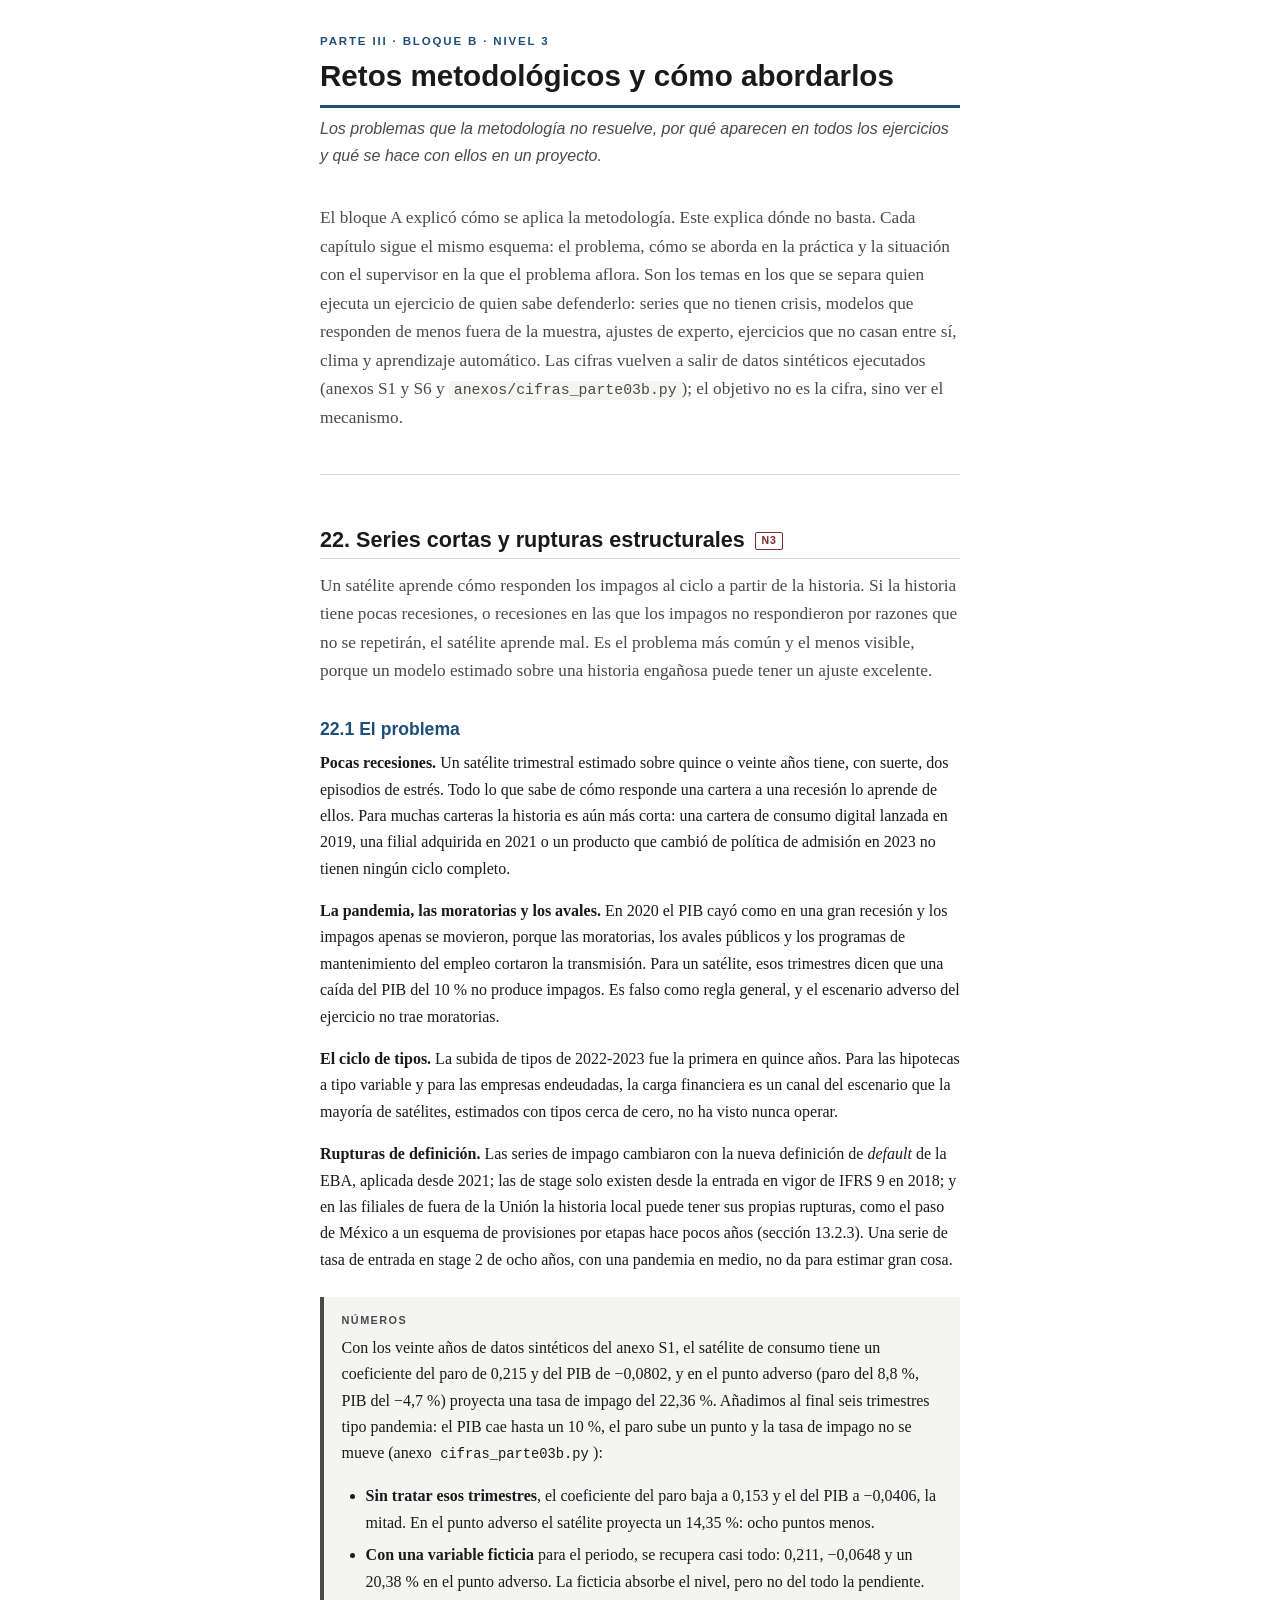
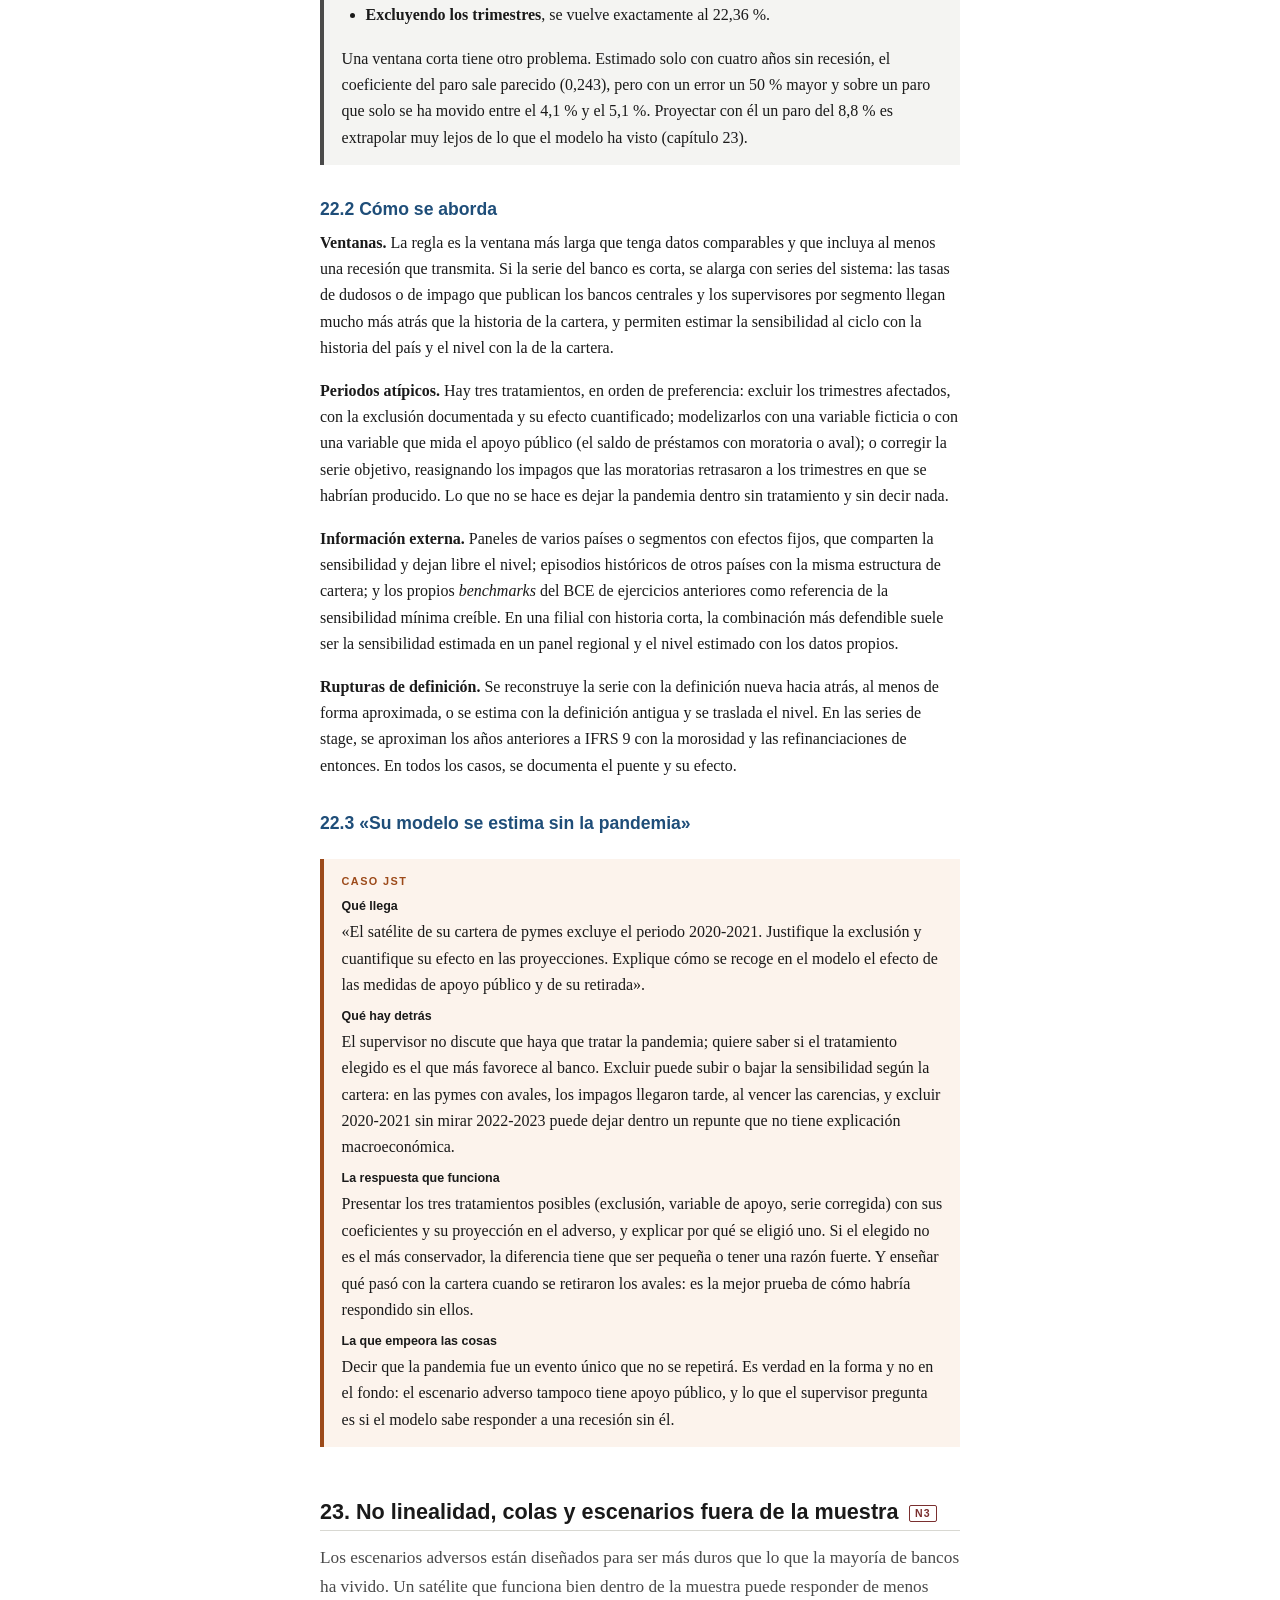
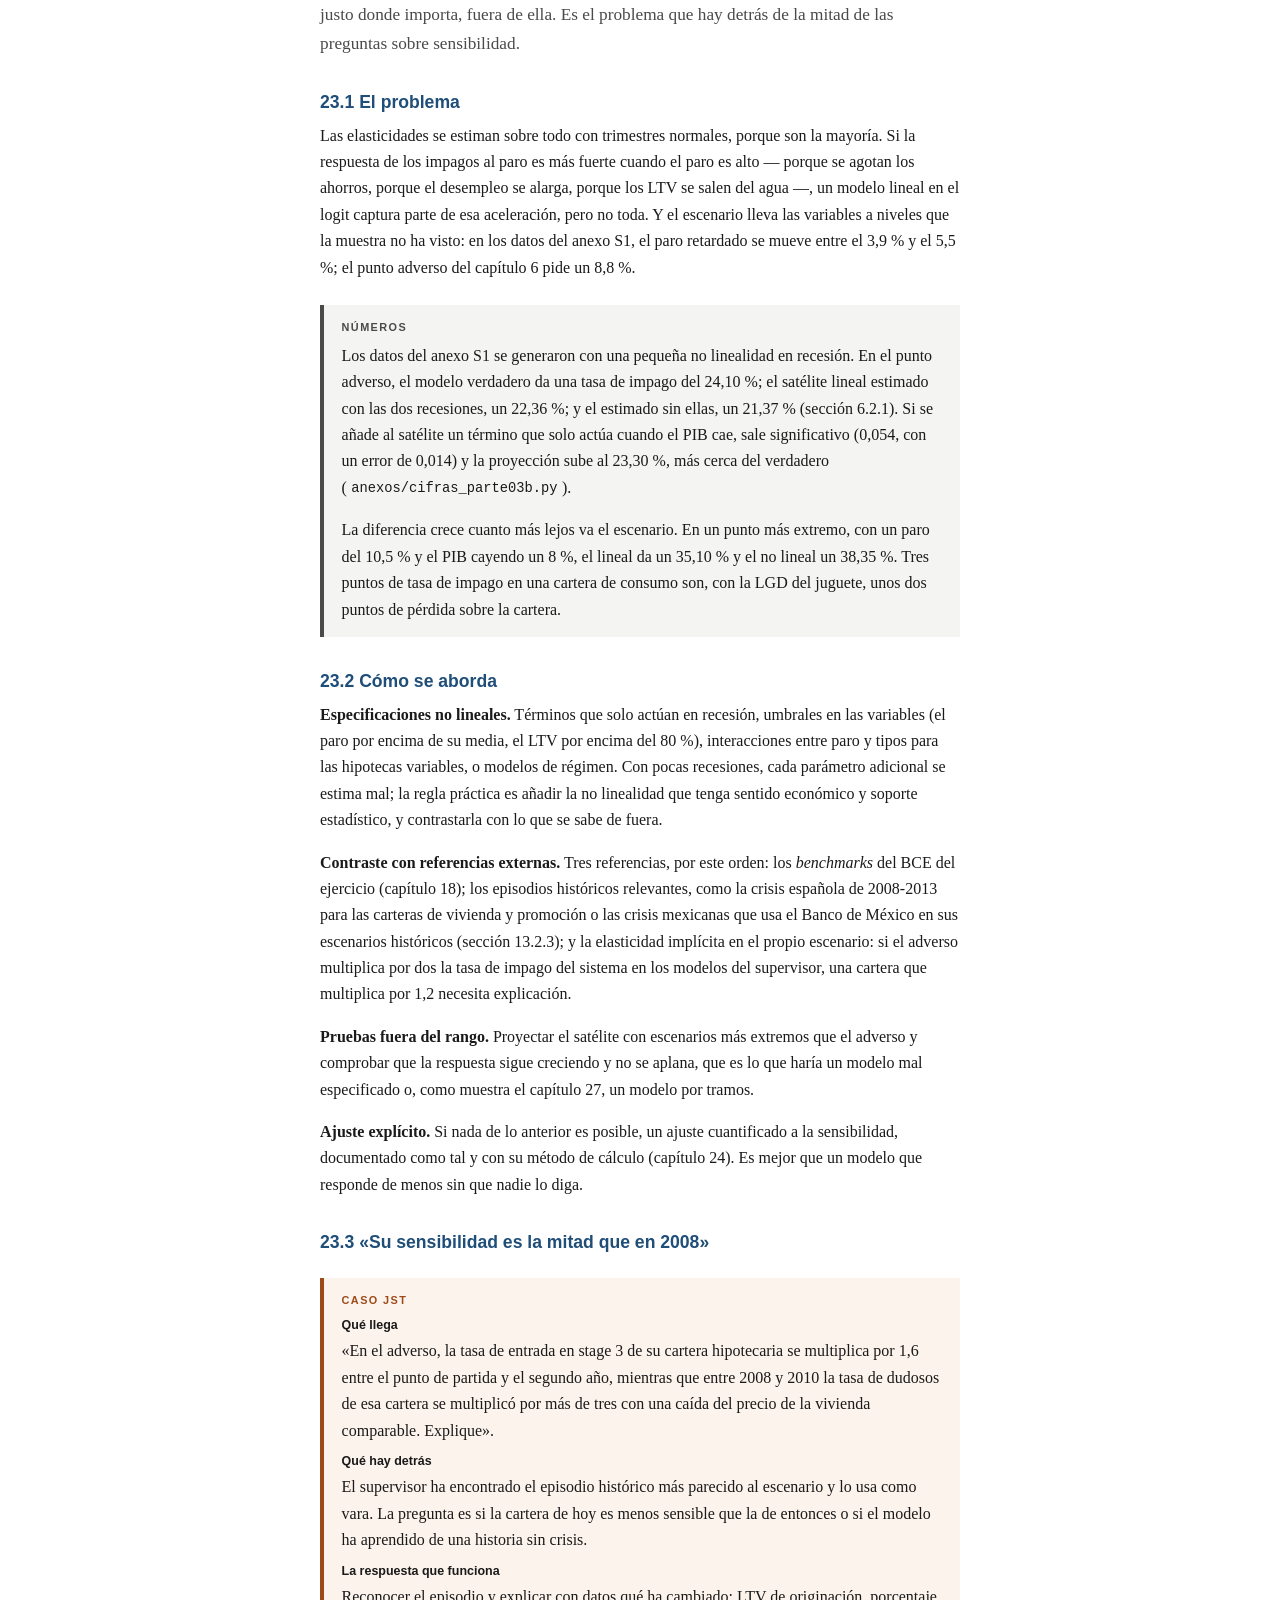
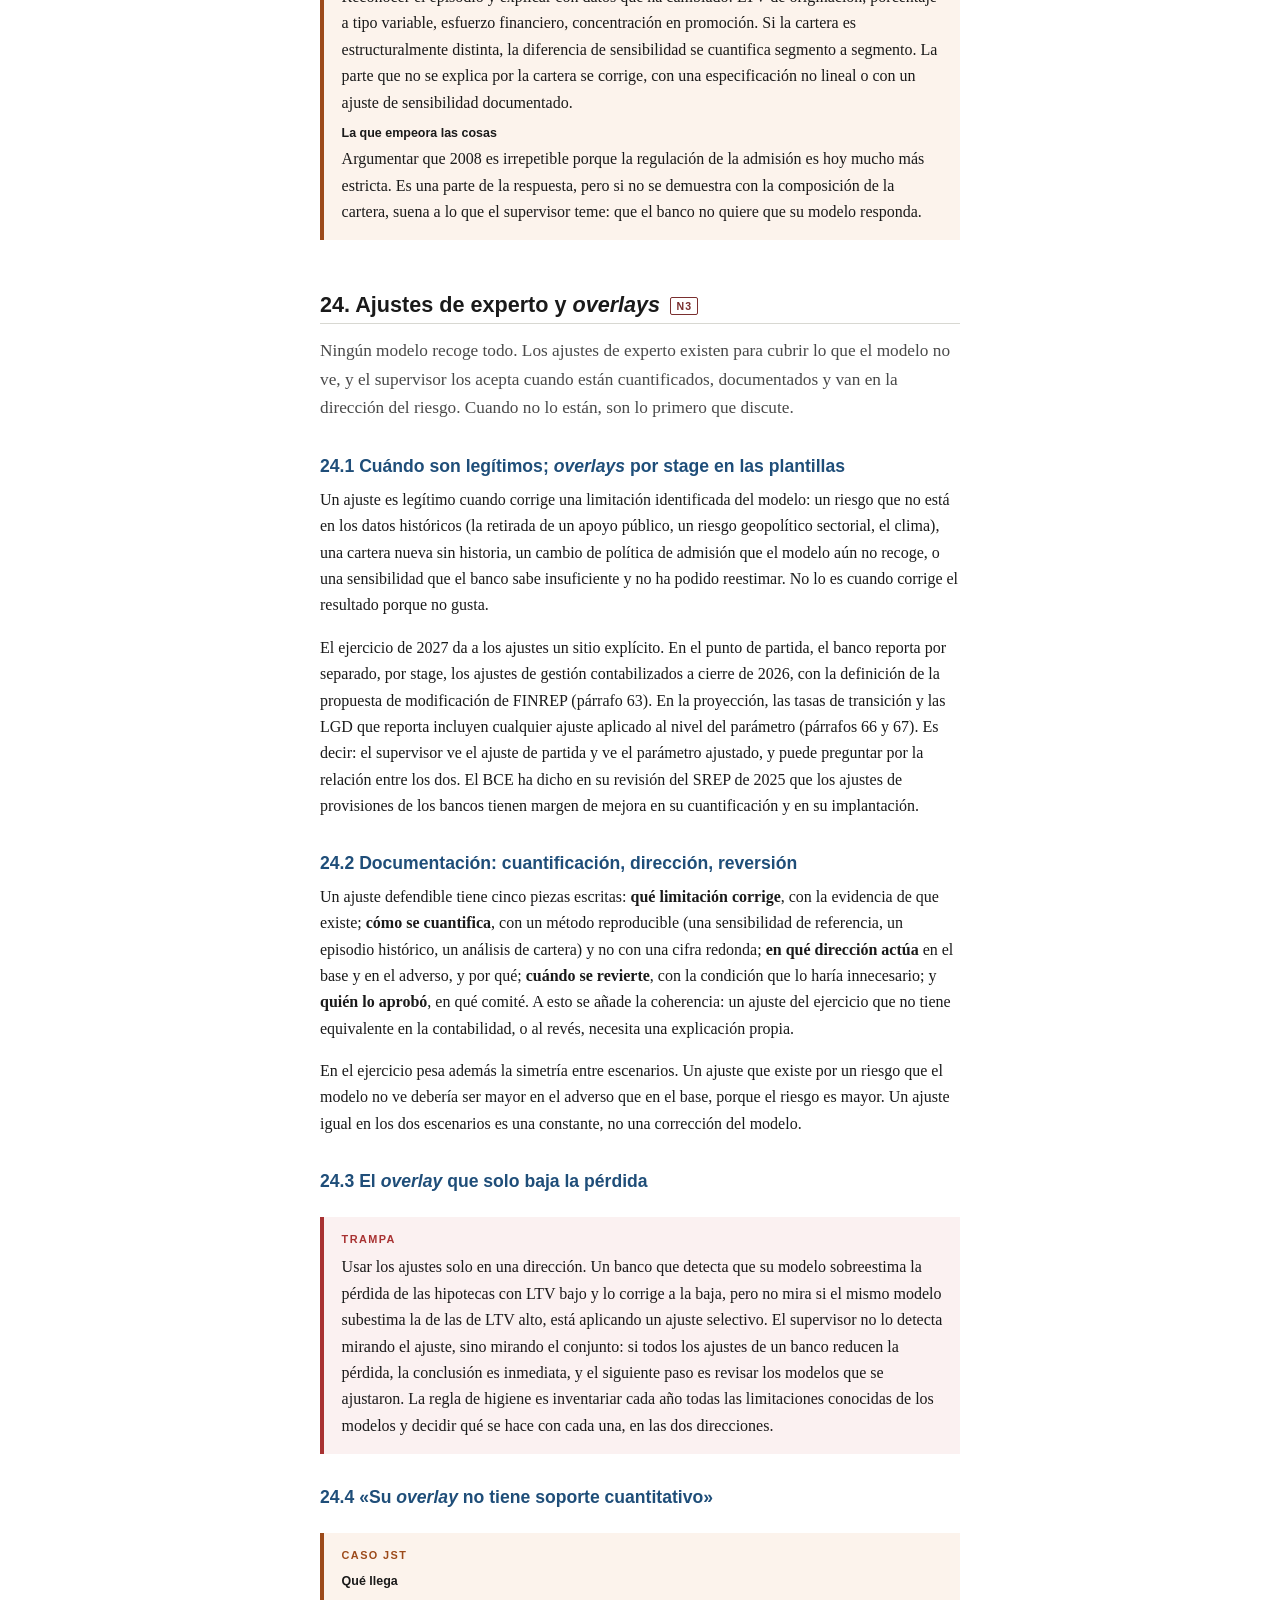
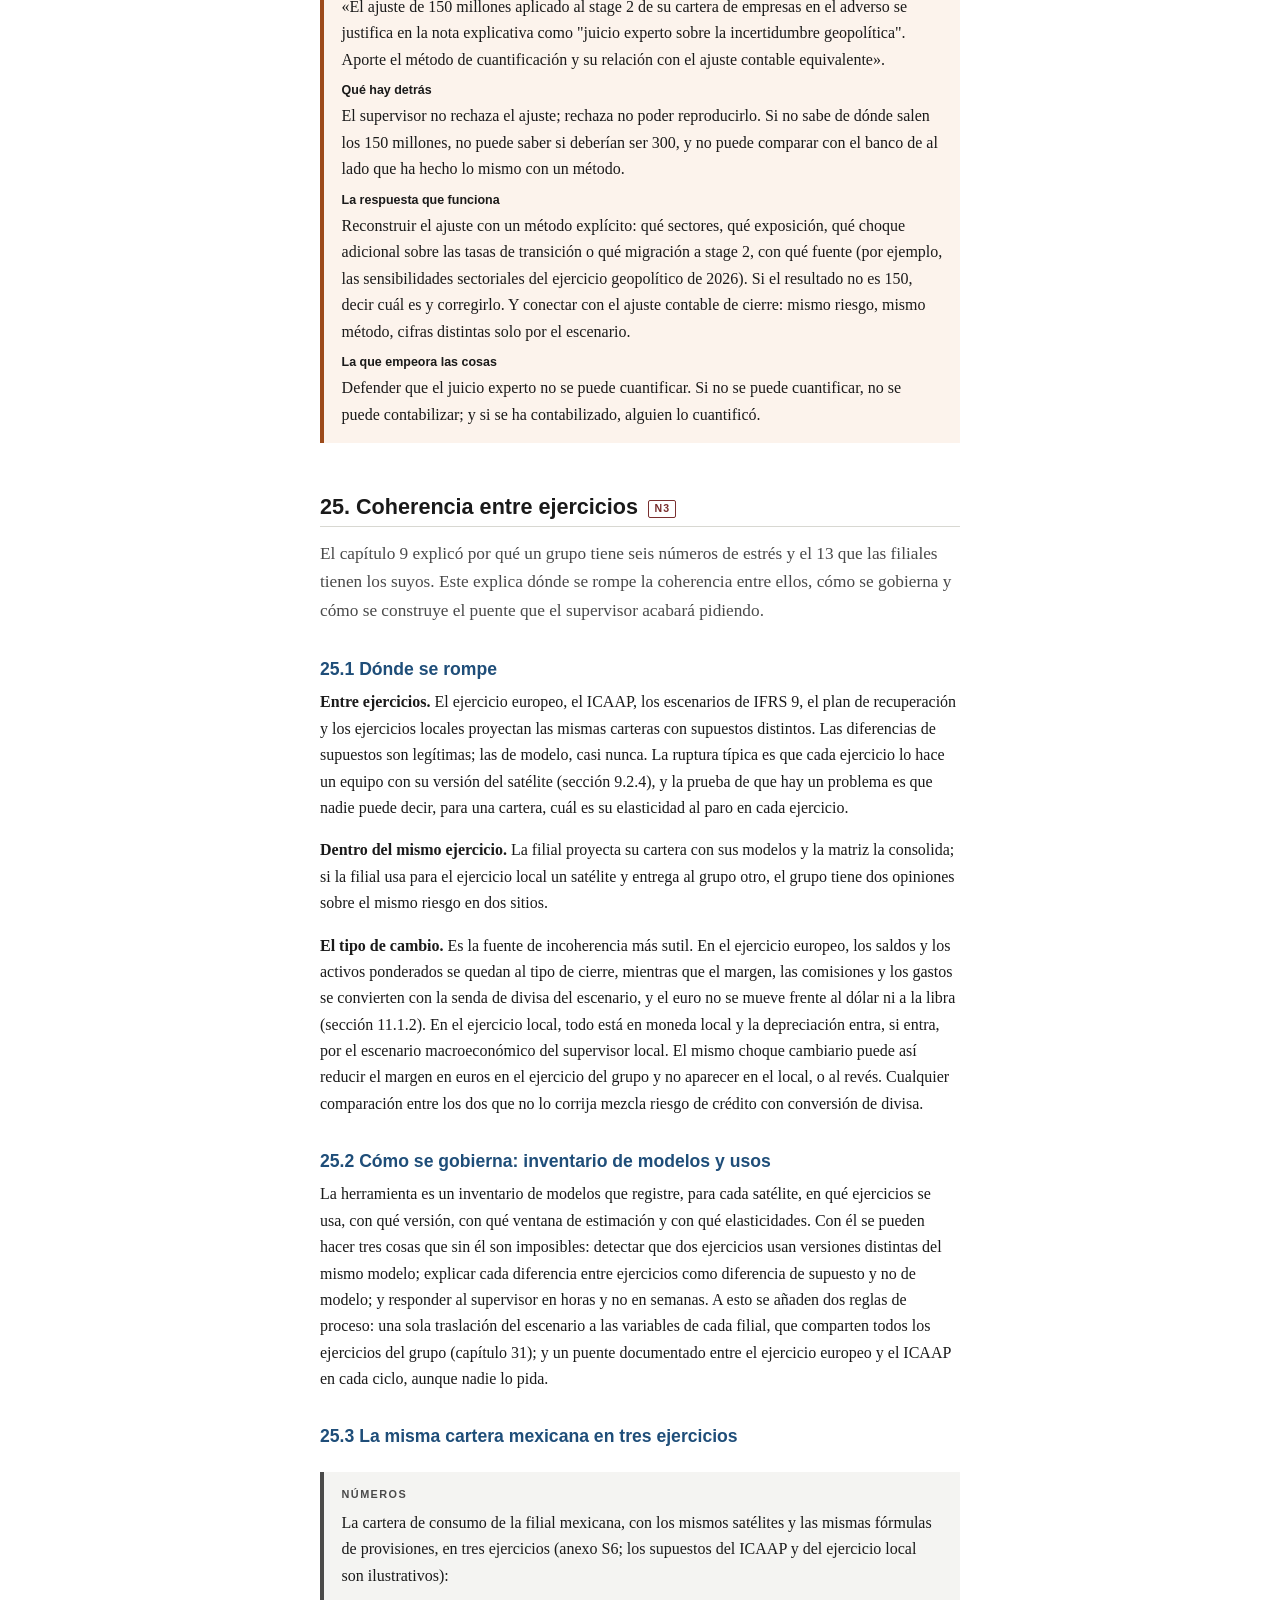
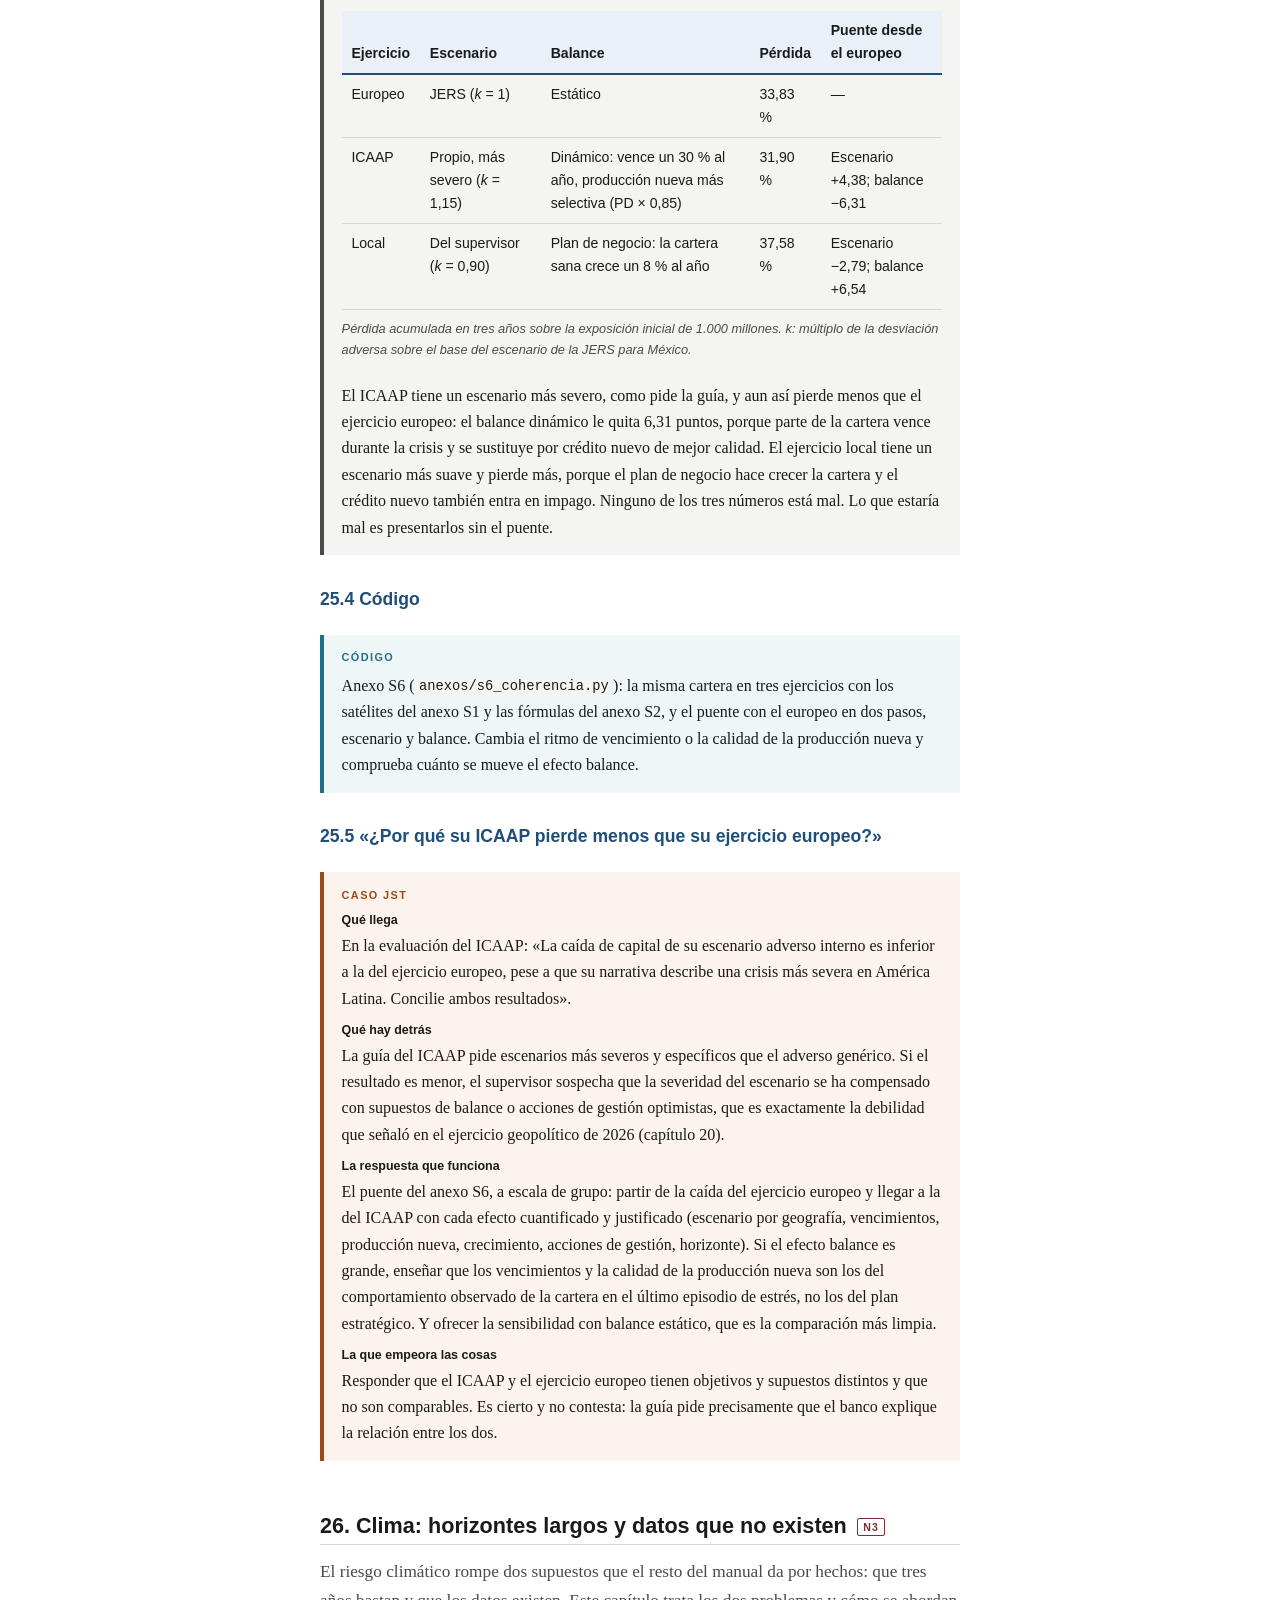
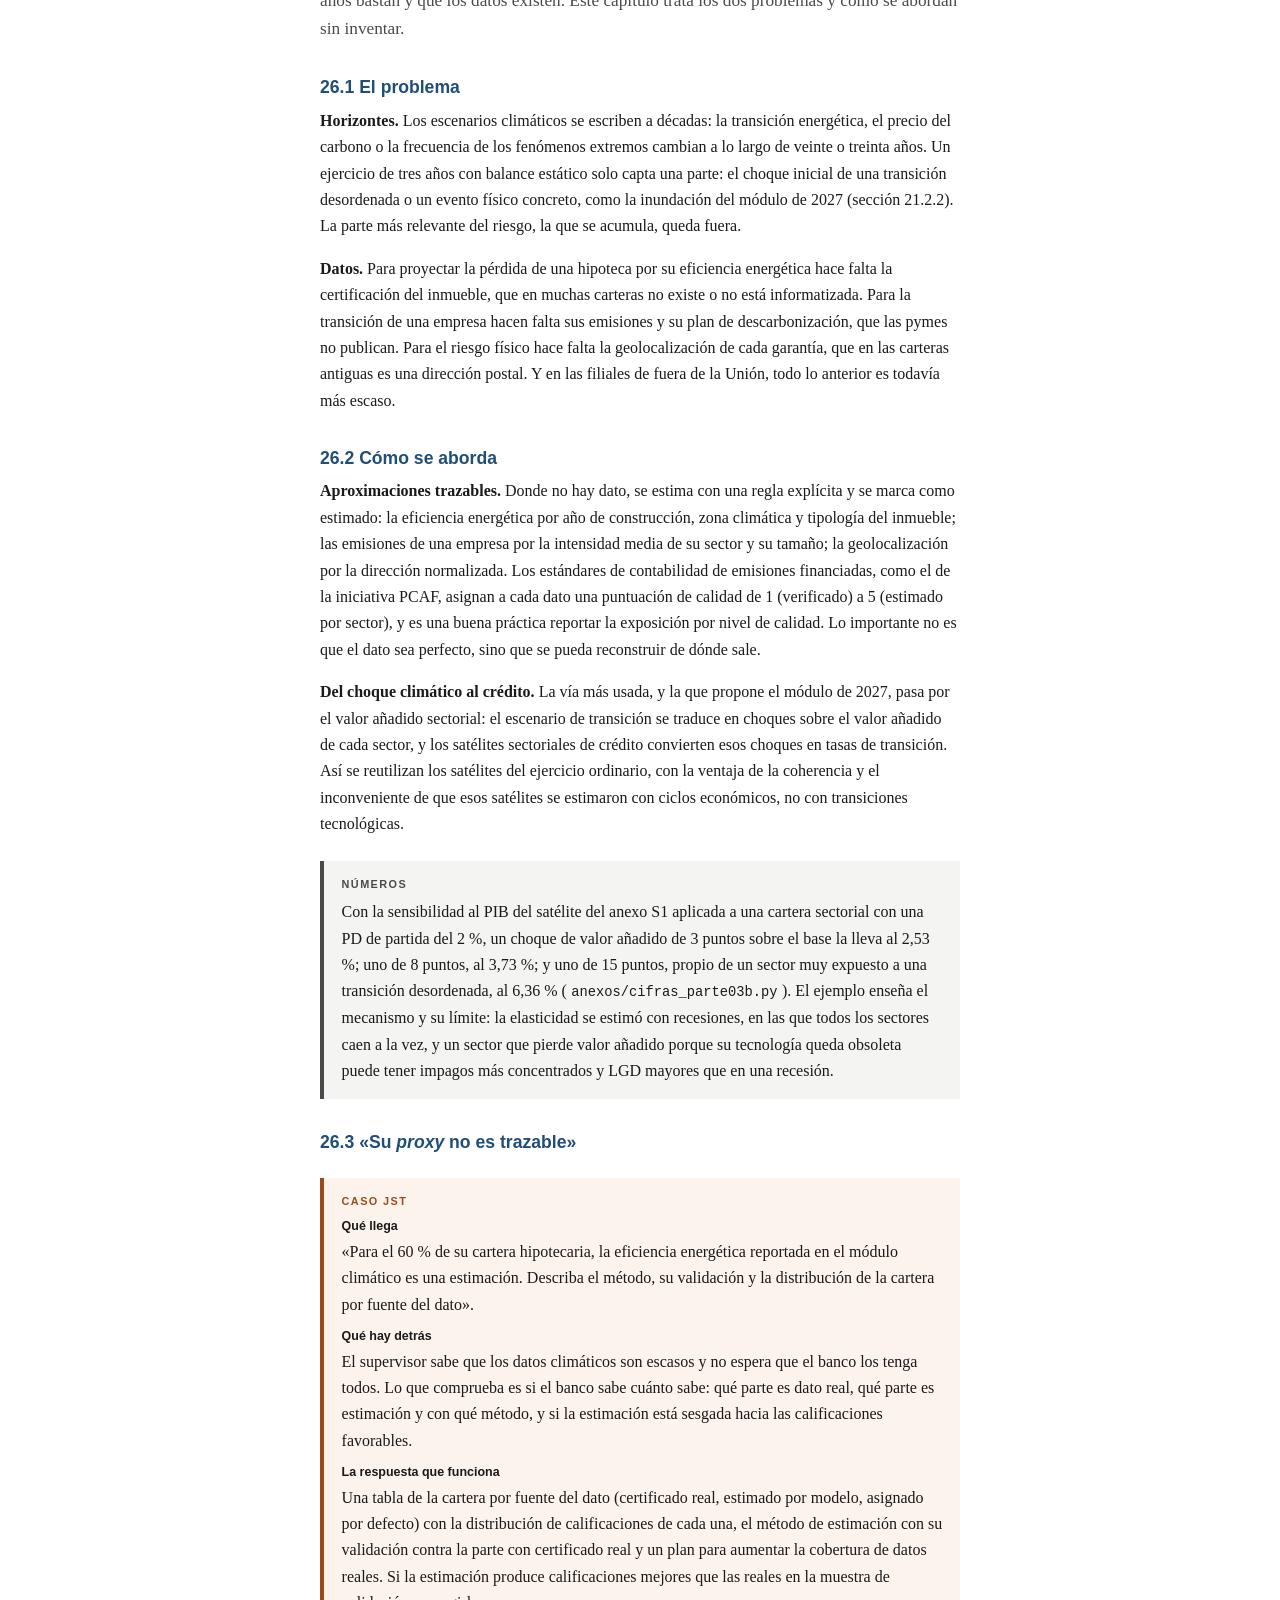
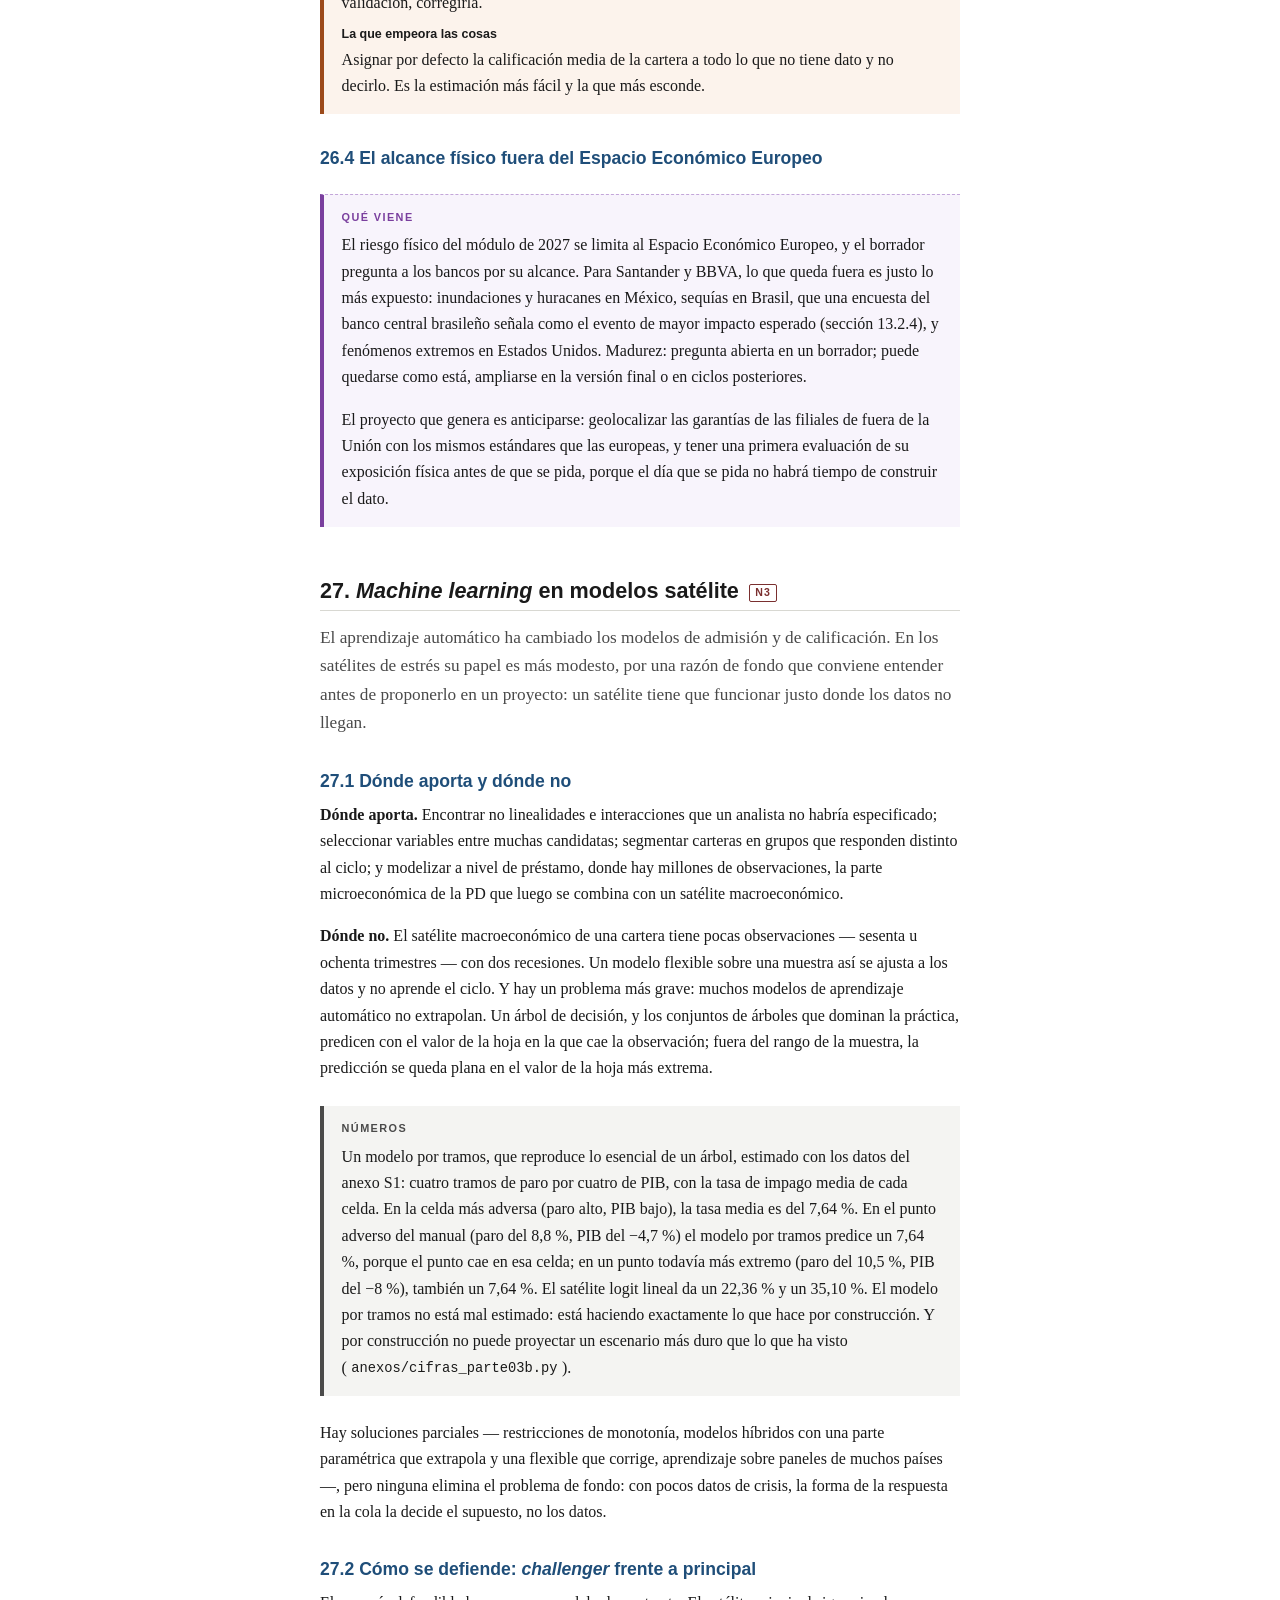
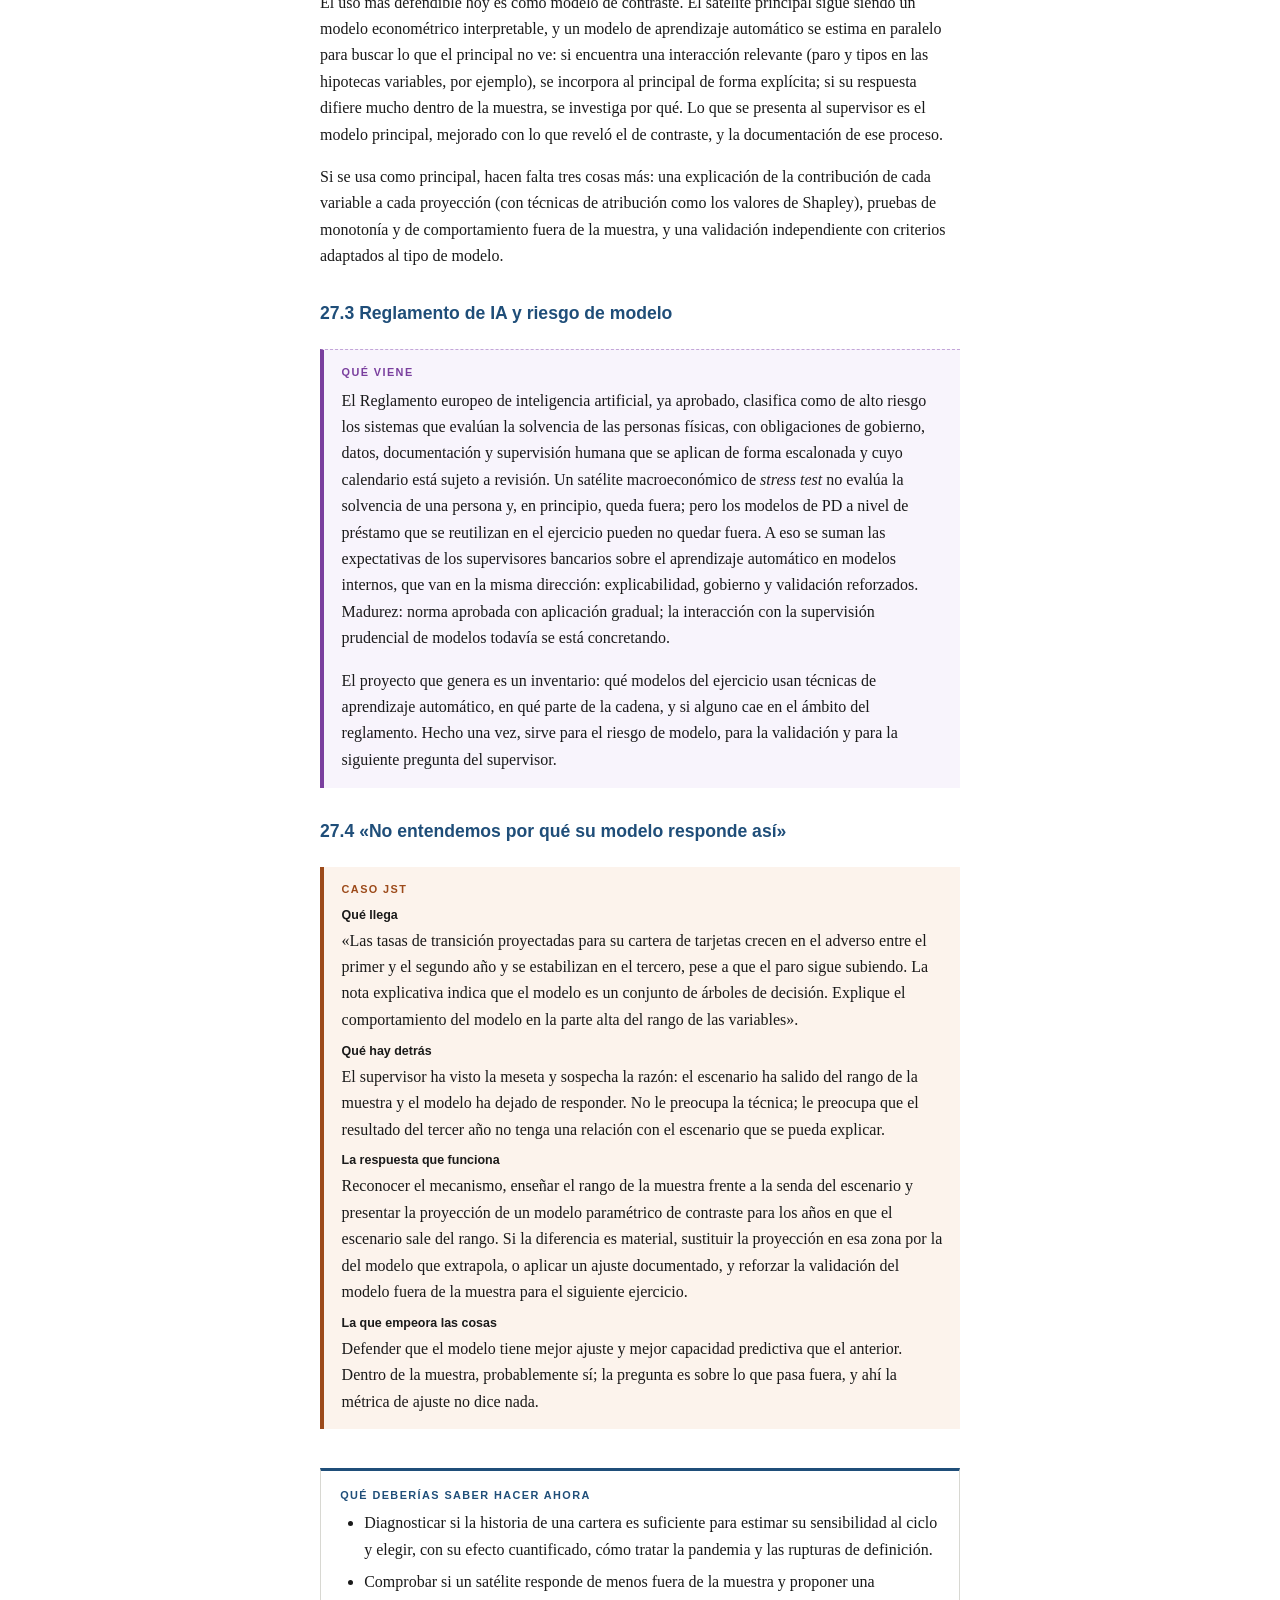
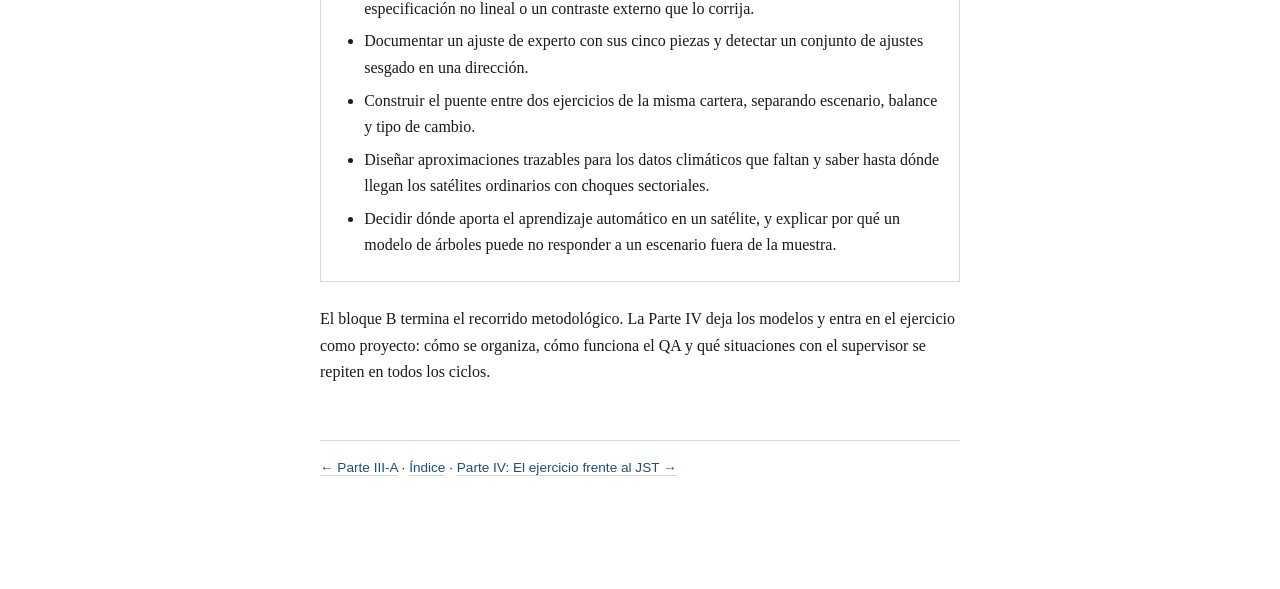
<file: manual/parte-03b.html>
<!DOCTYPE html>
<html lang="es">
<head>
<meta charset="utf-8">
<meta name="viewport" content="width=device-width, initial-scale=1">
<title>Parte III-B — Retos metodológicos</title>
<link rel="stylesheet" href="estilo.css">
</head>
<body>

<p class="eyebrow">Parte III · Bloque B · Nivel 3</p>
<h1>Retos metodológicos y cómo abordarlos</h1>
<p class="subtitulo">Los problemas que la metodología no resuelve, por qué aparecen en todos los ejercicios y qué se hace con ellos en un proyecto.</p>

<p class="lead">El bloque A explicó cómo se aplica la metodología. Este explica dónde no basta. Cada capítulo sigue el mismo esquema: el problema, cómo se aborda en la práctica y la situación con el supervisor en la que el problema aflora. Son los temas en los que se separa quien ejecuta un ejercicio de quien sabe defenderlo: series que no tienen crisis, modelos que responden de menos fuera de la muestra, ajustes de experto, ejercicios que no casan entre sí, clima y aprendizaje automático. Las cifras vuelven a salir de datos sintéticos ejecutados (anexos S1 y S6 y <code>anexos/cifras_parte03b.py</code>); el objetivo no es la cifra, sino ver el mecanismo.</p>

<hr/>

<!-- ============================================================ -->
<h2 id="cap22">22. Series cortas y rupturas estructurales <span class="nivel n3">N3</span></h2>

<p class="lead">Un satélite aprende cómo responden los impagos al ciclo a partir de la historia. Si la historia tiene pocas recesiones, o recesiones en las que los impagos no respondieron por razones que no se repetirán, el satélite aprende mal. Es el problema más común y el menos visible, porque un modelo estimado sobre una historia engañosa puede tener un ajuste excelente.</p>

<h3 id="s22-1">22.1 El problema</h3>

<p><strong>Pocas recesiones.</strong> Un satélite trimestral estimado sobre quince o veinte años tiene, con suerte, dos episodios de estrés. Todo lo que sabe de cómo responde una cartera a una recesión lo aprende de ellos. Para muchas carteras la historia es aún más corta: una cartera de consumo digital lanzada en 2019, una filial adquirida en 2021 o un producto que cambió de política de admisión en 2023 no tienen ningún ciclo completo.</p>

<p><strong>La pandemia, las moratorias y los avales.</strong> En 2020 el PIB cayó como en una gran recesión y los impagos apenas se movieron, porque las moratorias, los avales públicos y los programas de mantenimiento del empleo cortaron la transmisión. Para un satélite, esos trimestres dicen que una caída del PIB del 10 % no produce impagos. Es falso como regla general, y el escenario adverso del ejercicio no trae moratorias.</p>

<p><strong>El ciclo de tipos.</strong> La subida de tipos de 2022-2023 fue la primera en quince años. Para las hipotecas a tipo variable y para las empresas endeudadas, la carga financiera es un canal del escenario que la mayoría de satélites, estimados con tipos cerca de cero, no ha visto nunca operar.</p>

<p><strong>Rupturas de definición.</strong> Las series de impago cambiaron con la nueva definición de <i>default</i> de la EBA, aplicada desde 2021; las de stage solo existen desde la entrada en vigor de IFRS 9 en 2018; y en las filiales de fuera de la Unión la historia local puede tener sus propias rupturas, como el paso de México a un esquema de provisiones por etapas hace pocos años (sección 13.2.3). Una serie de tasa de entrada en stage 2 de ocho años, con una pandemia en medio, no da para estimar gran cosa.</p>

<div class="bloque b-numeros">
<span class="etiqueta">Números</span>
<p>Con los veinte años de datos sintéticos del anexo S1, el satélite de consumo tiene un coeficiente del paro de 0,215 y del PIB de −0,0802, y en el punto adverso (paro del 8,8 %, PIB del −4,7 %) proyecta una tasa de impago del 22,36 %. Añadimos al final seis trimestres tipo pandemia: el PIB cae hasta un 10 %, el paro sube un punto y la tasa de impago no se mueve (anexo <code>cifras_parte03b.py</code>):</p>
<ul>
<li><strong>Sin tratar esos trimestres</strong>, el coeficiente del paro baja a 0,153 y el del PIB a −0,0406, la mitad. En el punto adverso el satélite proyecta un 14,35 %: ocho puntos menos.</li>
<li><strong>Con una variable ficticia</strong> para el periodo, se recupera casi todo: 0,211, −0,0648 y un 20,38 % en el punto adverso. La ficticia absorbe el nivel, pero no del todo la pendiente.</li>
<li><strong>Excluyendo los trimestres</strong>, se vuelve exactamente al 22,36 %.</li>
</ul>
<p>Una ventana corta tiene otro problema. Estimado solo con cuatro años sin recesión, el coeficiente del paro sale parecido (0,243), pero con un error un 50 % mayor y sobre un paro que solo se ha movido entre el 4,1 % y el 5,1 %. Proyectar con él un paro del 8,8 % es extrapolar muy lejos de lo que el modelo ha visto (capítulo 23).</p>
</div>

<h3 id="s22-2">22.2 Cómo se aborda</h3>

<p><strong>Ventanas.</strong> La regla es la ventana más larga que tenga datos comparables y que incluya al menos una recesión que transmita. Si la serie del banco es corta, se alarga con series del sistema: las tasas de dudosos o de impago que publican los bancos centrales y los supervisores por segmento llegan mucho más atrás que la historia de la cartera, y permiten estimar la sensibilidad al ciclo con la historia del país y el nivel con la de la cartera.</p>

<p><strong>Periodos atípicos.</strong> Hay tres tratamientos, en orden de preferencia: excluir los trimestres afectados, con la exclusión documentada y su efecto cuantificado; modelizarlos con una variable ficticia o con una variable que mida el apoyo público (el saldo de préstamos con moratoria o aval); o corregir la serie objetivo, reasignando los impagos que las moratorias retrasaron a los trimestres en que se habrían producido. Lo que no se hace es dejar la pandemia dentro sin tratamiento y sin decir nada.</p>

<p><strong>Información externa.</strong> Paneles de varios países o segmentos con efectos fijos, que comparten la sensibilidad y dejan libre el nivel; episodios históricos de otros países con la misma estructura de cartera; y los propios <i>benchmarks</i> del BCE de ejercicios anteriores como referencia de la sensibilidad mínima creíble. En una filial con historia corta, la combinación más defendible suele ser la sensibilidad estimada en un panel regional y el nivel estimado con los datos propios.</p>

<p><strong>Rupturas de definición.</strong> Se reconstruye la serie con la definición nueva hacia atrás, al menos de forma aproximada, o se estima con la definición antigua y se traslada el nivel. En las series de stage, se aproximan los años anteriores a IFRS 9 con la morosidad y las refinanciaciones de entonces. En todos los casos, se documenta el puente y su efecto.</p>

<h3 id="s22-3">22.3 «Su modelo se estima sin la pandemia»</h3>

<div class="bloque b-caso">
<span class="etiqueta">Caso JST</span>
<dl>
<dt>Qué llega</dt>
<dd>«El satélite de su cartera de pymes excluye el periodo 2020-2021. Justifique la exclusión y cuantifique su efecto en las proyecciones. Explique cómo se recoge en el modelo el efecto de las medidas de apoyo público y de su retirada».</dd>
<dt>Qué hay detrás</dt>
<dd>El supervisor no discute que haya que tratar la pandemia; quiere saber si el tratamiento elegido es el que más favorece al banco. Excluir puede subir o bajar la sensibilidad según la cartera: en las pymes con avales, los impagos llegaron tarde, al vencer las carencias, y excluir 2020-2021 sin mirar 2022-2023 puede dejar dentro un repunte que no tiene explicación macroeconómica.</dd>
<dt>La respuesta que funciona</dt>
<dd>Presentar los tres tratamientos posibles (exclusión, variable de apoyo, serie corregida) con sus coeficientes y su proyección en el adverso, y explicar por qué se eligió uno. Si el elegido no es el más conservador, la diferencia tiene que ser pequeña o tener una razón fuerte. Y enseñar qué pasó con la cartera cuando se retiraron los avales: es la mejor prueba de cómo habría respondido sin ellos.</dd>
<dt>La que empeora las cosas</dt>
<dd>Decir que la pandemia fue un evento único que no se repetirá. Es verdad en la forma y no en el fondo: el escenario adverso tampoco tiene apoyo público, y lo que el supervisor pregunta es si el modelo sabe responder a una recesión sin él.</dd>
</dl>
</div>

<!-- ============================================================ -->
<h2 id="cap23">23. No linealidad, colas y escenarios fuera de la muestra <span class="nivel n3">N3</span></h2>

<p class="lead">Los escenarios adversos están diseñados para ser más duros que lo que la mayoría de bancos ha vivido. Un satélite que funciona bien dentro de la muestra puede responder de menos justo donde importa, fuera de ella. Es el problema que hay detrás de la mitad de las preguntas sobre sensibilidad.</p>

<h3 id="s23-1">23.1 El problema</h3>

<p>Las elasticidades se estiman sobre todo con trimestres normales, porque son la mayoría. Si la respuesta de los impagos al paro es más fuerte cuando el paro es alto &mdash; porque se agotan los ahorros, porque el desempleo se alarga, porque los LTV se salen del agua &mdash;, un modelo lineal en el logit captura parte de esa aceleración, pero no toda. Y el escenario lleva las variables a niveles que la muestra no ha visto: en los datos del anexo S1, el paro retardado se mueve entre el 3,9 % y el 5,5 %; el punto adverso del capítulo 6 pide un 8,8 %.</p>

<div class="bloque b-numeros">
<span class="etiqueta">Números</span>
<p>Los datos del anexo S1 se generaron con una pequeña no linealidad en recesión. En el punto adverso, el modelo verdadero da una tasa de impago del 24,10 %; el satélite lineal estimado con las dos recesiones, un 22,36 %; y el estimado sin ellas, un 21,37 % (sección 6.2.1). Si se añade al satélite un término que solo actúa cuando el PIB cae, sale significativo (0,054, con un error de 0,014) y la proyección sube al 23,30 %, más cerca del verdadero (<code>anexos/cifras_parte03b.py</code>).</p>
<p>La diferencia crece cuanto más lejos va el escenario. En un punto más extremo, con un paro del 10,5 % y el PIB cayendo un 8 %, el lineal da un 35,10 % y el no lineal un 38,35 %. Tres puntos de tasa de impago en una cartera de consumo son, con la LGD del juguete, unos dos puntos de pérdida sobre la cartera.</p>
</div>

<h3 id="s23-2">23.2 Cómo se aborda</h3>

<p><strong>Especificaciones no lineales.</strong> Términos que solo actúan en recesión, umbrales en las variables (el paro por encima de su media, el LTV por encima del 80 %), interacciones entre paro y tipos para las hipotecas variables, o modelos de régimen. Con pocas recesiones, cada parámetro adicional se estima mal; la regla práctica es añadir la no linealidad que tenga sentido económico y soporte estadístico, y contrastarla con lo que se sabe de fuera.</p>

<p><strong>Contraste con referencias externas.</strong> Tres referencias, por este orden: los <i>benchmarks</i> del BCE del ejercicio (capítulo 18); los episodios históricos relevantes, como la crisis española de 2008-2013 para las carteras de vivienda y promoción o las crisis mexicanas que usa el Banco de México en sus escenarios históricos (sección 13.2.3); y la elasticidad implícita en el propio escenario: si el adverso multiplica por dos la tasa de impago del sistema en los modelos del supervisor, una cartera que multiplica por 1,2 necesita explicación.</p>

<p><strong>Pruebas fuera del rango.</strong> Proyectar el satélite con escenarios más extremos que el adverso y comprobar que la respuesta sigue creciendo y no se aplana, que es lo que haría un modelo mal especificado o, como muestra el capítulo 27, un modelo por tramos.</p>

<p><strong>Ajuste explícito.</strong> Si nada de lo anterior es posible, un ajuste cuantificado a la sensibilidad, documentado como tal y con su método de cálculo (capítulo 24). Es mejor que un modelo que responde de menos sin que nadie lo diga.</p>

<h3 id="s23-3">23.3 «Su sensibilidad es la mitad que en 2008»</h3>

<div class="bloque b-caso">
<span class="etiqueta">Caso JST</span>
<dl>
<dt>Qué llega</dt>
<dd>«En el adverso, la tasa de entrada en stage 3 de su cartera hipotecaria se multiplica por 1,6 entre el punto de partida y el segundo año, mientras que entre 2008 y 2010 la tasa de dudosos de esa cartera se multiplicó por más de tres con una caída del precio de la vivienda comparable. Explique».</dd>
<dt>Qué hay detrás</dt>
<dd>El supervisor ha encontrado el episodio histórico más parecido al escenario y lo usa como vara. La pregunta es si la cartera de hoy es menos sensible que la de entonces o si el modelo ha aprendido de una historia sin crisis.</dd>
<dt>La respuesta que funciona</dt>
<dd>Reconocer el episodio y explicar con datos qué ha cambiado: LTV de originación, porcentaje a tipo variable, esfuerzo financiero, concentración en promoción. Si la cartera es estructuralmente distinta, la diferencia de sensibilidad se cuantifica segmento a segmento. La parte que no se explica por la cartera se corrige, con una especificación no lineal o con un ajuste de sensibilidad documentado.</dd>
<dt>La que empeora las cosas</dt>
<dd>Argumentar que 2008 es irrepetible porque la regulación de la admisión es hoy mucho más estricta. Es una parte de la respuesta, pero si no se demuestra con la composición de la cartera, suena a lo que el supervisor teme: que el banco no quiere que su modelo responda.</dd>
</dl>
</div>

<!-- ============================================================ -->
<h2 id="cap24">24. Ajustes de experto y <i>overlays</i> <span class="nivel n3">N3</span></h2>

<p class="lead">Ningún modelo recoge todo. Los ajustes de experto existen para cubrir lo que el modelo no ve, y el supervisor los acepta cuando están cuantificados, documentados y van en la dirección del riesgo. Cuando no lo están, son lo primero que discute.</p>

<h3 id="s24-1">24.1 Cuándo son legítimos; <i>overlays</i> por stage en las plantillas</h3>

<p>Un ajuste es legítimo cuando corrige una limitación identificada del modelo: un riesgo que no está en los datos históricos (la retirada de un apoyo público, un riesgo geopolítico sectorial, el clima), una cartera nueva sin historia, un cambio de política de admisión que el modelo aún no recoge, o una sensibilidad que el banco sabe insuficiente y no ha podido reestimar. No lo es cuando corrige el resultado porque no gusta.</p>

<p>El ejercicio de 2027 da a los ajustes un sitio explícito. En el punto de partida, el banco reporta por separado, por stage, los ajustes de gestión contabilizados a cierre de 2026, con la definición de la propuesta de modificación de FINREP (párrafo 63). En la proyección, las tasas de transición y las LGD que reporta incluyen cualquier ajuste aplicado al nivel del parámetro (párrafos 66 y 67). Es decir: el supervisor ve el ajuste de partida y ve el parámetro ajustado, y puede preguntar por la relación entre los dos. El BCE ha dicho en su revisión del SREP de 2025 que los ajustes de provisiones de los bancos tienen margen de mejora en su cuantificación y en su implantación.</p>

<h3 id="s24-2">24.2 Documentación: cuantificación, dirección, reversión</h3>

<p>Un ajuste defendible tiene cinco piezas escritas: <strong>qué limitación corrige</strong>, con la evidencia de que existe; <strong>cómo se cuantifica</strong>, con un método reproducible (una sensibilidad de referencia, un episodio histórico, un análisis de cartera) y no con una cifra redonda; <strong>en qué dirección actúa</strong> en el base y en el adverso, y por qué; <strong>cuándo se revierte</strong>, con la condición que lo haría innecesario; y <strong>quién lo aprobó</strong>, en qué comité. A esto se añade la coherencia: un ajuste del ejercicio que no tiene equivalente en la contabilidad, o al revés, necesita una explicación propia.</p>

<p>En el ejercicio pesa además la simetría entre escenarios. Un ajuste que existe por un riesgo que el modelo no ve debería ser mayor en el adverso que en el base, porque el riesgo es mayor. Un ajuste igual en los dos escenarios es una constante, no una corrección del modelo.</p>

<h3 id="s24-3">24.3 El <i>overlay</i> que solo baja la pérdida</h3>

<div class="bloque b-trampa">
<span class="etiqueta">Trampa</span>
<p>Usar los ajustes solo en una dirección. Un banco que detecta que su modelo sobreestima la pérdida de las hipotecas con LTV bajo y lo corrige a la baja, pero no mira si el mismo modelo subestima la de las de LTV alto, está aplicando un ajuste selectivo. El supervisor no lo detecta mirando el ajuste, sino mirando el conjunto: si todos los ajustes de un banco reducen la pérdida, la conclusión es inmediata, y el siguiente paso es revisar los modelos que se ajustaron. La regla de higiene es inventariar cada año todas las limitaciones conocidas de los modelos y decidir qué se hace con cada una, en las dos direcciones.</p>
</div>

<h3 id="s24-4">24.4 «Su <i>overlay</i> no tiene soporte cuantitativo»</h3>

<div class="bloque b-caso">
<span class="etiqueta">Caso JST</span>
<dl>
<dt>Qué llega</dt>
<dd>«El ajuste de 150 millones aplicado al stage 2 de su cartera de empresas en el adverso se justifica en la nota explicativa como "juicio experto sobre la incertidumbre geopolítica". Aporte el método de cuantificación y su relación con el ajuste contable equivalente».</dd>
<dt>Qué hay detrás</dt>
<dd>El supervisor no rechaza el ajuste; rechaza no poder reproducirlo. Si no sabe de dónde salen los 150 millones, no puede saber si deberían ser 300, y no puede comparar con el banco de al lado que ha hecho lo mismo con un método.</dd>
<dt>La respuesta que funciona</dt>
<dd>Reconstruir el ajuste con un método explícito: qué sectores, qué exposición, qué choque adicional sobre las tasas de transición o qué migración a stage 2, con qué fuente (por ejemplo, las sensibilidades sectoriales del ejercicio geopolítico de 2026). Si el resultado no es 150, decir cuál es y corregirlo. Y conectar con el ajuste contable de cierre: mismo riesgo, mismo método, cifras distintas solo por el escenario.</dd>
<dt>La que empeora las cosas</dt>
<dd>Defender que el juicio experto no se puede cuantificar. Si no se puede cuantificar, no se puede contabilizar; y si se ha contabilizado, alguien lo cuantificó.</dd>
</dl>
</div>

<!-- ============================================================ -->
<h2 id="cap25">25. Coherencia entre ejercicios <span class="nivel n3">N3</span></h2>

<p class="lead">El capítulo 9 explicó por qué un grupo tiene seis números de estrés y el 13 que las filiales tienen los suyos. Este explica dónde se rompe la coherencia entre ellos, cómo se gobierna y cómo se construye el puente que el supervisor acabará pidiendo.</p>

<h3 id="s25-1">25.1 Dónde se rompe</h3>

<p><strong>Entre ejercicios.</strong> El ejercicio europeo, el ICAAP, los escenarios de IFRS 9, el plan de recuperación y los ejercicios locales proyectan las mismas carteras con supuestos distintos. Las diferencias de supuestos son legítimas; las de modelo, casi nunca. La ruptura típica es que cada ejercicio lo hace un equipo con su versión del satélite (sección 9.2.4), y la prueba de que hay un problema es que nadie puede decir, para una cartera, cuál es su elasticidad al paro en cada ejercicio.</p>

<p><strong>Dentro del mismo ejercicio.</strong> La filial proyecta su cartera con sus modelos y la matriz la consolida; si la filial usa para el ejercicio local un satélite y entrega al grupo otro, el grupo tiene dos opiniones sobre el mismo riesgo en dos sitios.</p>

<p><strong>El tipo de cambio.</strong> Es la fuente de incoherencia más sutil. En el ejercicio europeo, los saldos y los activos ponderados se quedan al tipo de cierre, mientras que el margen, las comisiones y los gastos se convierten con la senda de divisa del escenario, y el euro no se mueve frente al dólar ni a la libra (sección 11.1.2). En el ejercicio local, todo está en moneda local y la depreciación entra, si entra, por el escenario macroeconómico del supervisor local. El mismo choque cambiario puede así reducir el margen en euros en el ejercicio del grupo y no aparecer en el local, o al revés. Cualquier comparación entre los dos que no lo corrija mezcla riesgo de crédito con conversión de divisa.</p>

<h3 id="s25-2">25.2 Cómo se gobierna: inventario de modelos y usos</h3>

<p>La herramienta es un inventario de modelos que registre, para cada satélite, en qué ejercicios se usa, con qué versión, con qué ventana de estimación y con qué elasticidades. Con él se pueden hacer tres cosas que sin él son imposibles: detectar que dos ejercicios usan versiones distintas del mismo modelo; explicar cada diferencia entre ejercicios como diferencia de supuesto y no de modelo; y responder al supervisor en horas y no en semanas. A esto se añaden dos reglas de proceso: una sola traslación del escenario a las variables de cada filial, que comparten todos los ejercicios del grupo (capítulo 31); y un puente documentado entre el ejercicio europeo y el ICAAP en cada ciclo, aunque nadie lo pida.</p>

<h3 id="s25-3">25.3 La misma cartera mexicana en tres ejercicios</h3>

<div class="bloque b-numeros">
<span class="etiqueta">Números</span>
<p>La cartera de consumo de la filial mexicana, con los mismos satélites y las mismas fórmulas de provisiones, en tres ejercicios (anexo S6; los supuestos del ICAAP y del ejercicio local son ilustrativos):</p>
<div class="tabla-scroll">
<table>
<caption>Pérdida acumulada en tres años sobre la exposición inicial de 1.000 millones. <i>k</i>: múltiplo de la desviación adversa sobre el base del escenario de la JERS para México.</caption>
<thead><tr><th>Ejercicio</th><th>Escenario</th><th>Balance</th><th>Pérdida</th><th>Puente desde el europeo</th></tr></thead>
<tbody>
<tr><td>Europeo</td><td>JERS (<i>k</i> = 1)</td><td>Estático</td><td>33,83 %</td><td>&mdash;</td></tr>
<tr><td>ICAAP</td><td>Propio, más severo (<i>k</i> = 1,15)</td><td>Dinámico: vence un 30 % al año, producción nueva más selectiva (PD × 0,85)</td><td>31,90 %</td><td>Escenario +4,38; balance −6,31</td></tr>
<tr><td>Local</td><td>Del supervisor (<i>k</i> = 0,90)</td><td>Plan de negocio: la cartera sana crece un 8 % al año</td><td>37,58 %</td><td>Escenario −2,79; balance +6,54</td></tr>
</tbody>
</table>
</div>
<p>El ICAAP tiene un escenario más severo, como pide la guía, y aun así pierde menos que el ejercicio europeo: el balance dinámico le quita 6,31 puntos, porque parte de la cartera vence durante la crisis y se sustituye por crédito nuevo de mejor calidad. El ejercicio local tiene un escenario más suave y pierde más, porque el plan de negocio hace crecer la cartera y el crédito nuevo también entra en impago. Ninguno de los tres números está mal. Lo que estaría mal es presentarlos sin el puente.</p>
</div>

<h3 id="s25-4">25.4 Código</h3>

<div class="bloque b-codigo">
<span class="etiqueta">Código</span>
<p>Anexo S6 (<code>anexos/s6_coherencia.py</code>): la misma cartera en tres ejercicios con los satélites del anexo S1 y las fórmulas del anexo S2, y el puente con el europeo en dos pasos, escenario y balance. Cambia el ritmo de vencimiento o la calidad de la producción nueva y comprueba cuánto se mueve el efecto balance.</p>
</div>

<h3 id="s25-5">25.5 «¿Por qué su ICAAP pierde menos que su ejercicio europeo?»</h3>

<div class="bloque b-caso">
<span class="etiqueta">Caso JST</span>
<dl>
<dt>Qué llega</dt>
<dd>En la evaluación del ICAAP: «La caída de capital de su escenario adverso interno es inferior a la del ejercicio europeo, pese a que su narrativa describe una crisis más severa en América Latina. Concilie ambos resultados».</dd>
<dt>Qué hay detrás</dt>
<dd>La guía del ICAAP pide escenarios más severos y específicos que el adverso genérico. Si el resultado es menor, el supervisor sospecha que la severidad del escenario se ha compensado con supuestos de balance o acciones de gestión optimistas, que es exactamente la debilidad que señaló en el ejercicio geopolítico de 2026 (capítulo 20).</dd>
<dt>La respuesta que funciona</dt>
<dd>El puente del anexo S6, a escala de grupo: partir de la caída del ejercicio europeo y llegar a la del ICAAP con cada efecto cuantificado y justificado (escenario por geografía, vencimientos, producción nueva, crecimiento, acciones de gestión, horizonte). Si el efecto balance es grande, enseñar que los vencimientos y la calidad de la producción nueva son los del comportamiento observado de la cartera en el último episodio de estrés, no los del plan estratégico. Y ofrecer la sensibilidad con balance estático, que es la comparación más limpia.</dd>
<dt>La que empeora las cosas</dt>
<dd>Responder que el ICAAP y el ejercicio europeo tienen objetivos y supuestos distintos y que no son comparables. Es cierto y no contesta: la guía pide precisamente que el banco explique la relación entre los dos.</dd>
</dl>
</div>

<!-- ============================================================ -->
<h2 id="cap26">26. Clima: horizontes largos y datos que no existen <span class="nivel n3">N3</span></h2>

<p class="lead">El riesgo climático rompe dos supuestos que el resto del manual da por hechos: que tres años bastan y que los datos existen. Este capítulo trata los dos problemas y cómo se abordan sin inventar.</p>

<h3 id="s26-1">26.1 El problema</h3>

<p><strong>Horizontes.</strong> Los escenarios climáticos se escriben a décadas: la transición energética, el precio del carbono o la frecuencia de los fenómenos extremos cambian a lo largo de veinte o treinta años. Un ejercicio de tres años con balance estático solo capta una parte: el choque inicial de una transición desordenada o un evento físico concreto, como la inundación del módulo de 2027 (sección 21.2.2). La parte más relevante del riesgo, la que se acumula, queda fuera.</p>

<p><strong>Datos.</strong> Para proyectar la pérdida de una hipoteca por su eficiencia energética hace falta la certificación del inmueble, que en muchas carteras no existe o no está informatizada. Para la transición de una empresa hacen falta sus emisiones y su plan de descarbonización, que las pymes no publican. Para el riesgo físico hace falta la geolocalización de cada garantía, que en las carteras antiguas es una dirección postal. Y en las filiales de fuera de la Unión, todo lo anterior es todavía más escaso.</p>

<h3 id="s26-2">26.2 Cómo se aborda</h3>

<p><strong>Aproximaciones trazables.</strong> Donde no hay dato, se estima con una regla explícita y se marca como estimado: la eficiencia energética por año de construcción, zona climática y tipología del inmueble; las emisiones de una empresa por la intensidad media de su sector y su tamaño; la geolocalización por la dirección normalizada. Los estándares de contabilidad de emisiones financiadas, como el de la iniciativa PCAF, asignan a cada dato una puntuación de calidad de 1 (verificado) a 5 (estimado por sector), y es una buena práctica reportar la exposición por nivel de calidad. Lo importante no es que el dato sea perfecto, sino que se pueda reconstruir de dónde sale.</p>

<p><strong>Del choque climático al crédito.</strong> La vía más usada, y la que propone el módulo de 2027, pasa por el valor añadido sectorial: el escenario de transición se traduce en choques sobre el valor añadido de cada sector, y los satélites sectoriales de crédito convierten esos choques en tasas de transición. Así se reutilizan los satélites del ejercicio ordinario, con la ventaja de la coherencia y el inconveniente de que esos satélites se estimaron con ciclos económicos, no con transiciones tecnológicas.</p>

<div class="bloque b-numeros">
<span class="etiqueta">Números</span>
<p>Con la sensibilidad al PIB del satélite del anexo S1 aplicada a una cartera sectorial con una PD de partida del 2 %, un choque de valor añadido de 3 puntos sobre el base la lleva al 2,53 %; uno de 8 puntos, al 3,73 %; y uno de 15 puntos, propio de un sector muy expuesto a una transición desordenada, al 6,36 % (<code>anexos/cifras_parte03b.py</code>). El ejemplo enseña el mecanismo y su límite: la elasticidad se estimó con recesiones, en las que todos los sectores caen a la vez, y un sector que pierde valor añadido porque su tecnología queda obsoleta puede tener impagos más concentrados y LGD mayores que en una recesión.</p>
</div>

<h3 id="s26-3">26.3 «Su <i>proxy</i> no es trazable»</h3>

<div class="bloque b-caso">
<span class="etiqueta">Caso JST</span>
<dl>
<dt>Qué llega</dt>
<dd>«Para el 60 % de su cartera hipotecaria, la eficiencia energética reportada en el módulo climático es una estimación. Describa el método, su validación y la distribución de la cartera por fuente del dato».</dd>
<dt>Qué hay detrás</dt>
<dd>El supervisor sabe que los datos climáticos son escasos y no espera que el banco los tenga todos. Lo que comprueba es si el banco sabe cuánto sabe: qué parte es dato real, qué parte es estimación y con qué método, y si la estimación está sesgada hacia las calificaciones favorables.</dd>
<dt>La respuesta que funciona</dt>
<dd>Una tabla de la cartera por fuente del dato (certificado real, estimado por modelo, asignado por defecto) con la distribución de calificaciones de cada una, el método de estimación con su validación contra la parte con certificado real y un plan para aumentar la cobertura de datos reales. Si la estimación produce calificaciones mejores que las reales en la muestra de validación, corregirla.</dd>
<dt>La que empeora las cosas</dt>
<dd>Asignar por defecto la calificación media de la cartera a todo lo que no tiene dato y no decirlo. Es la estimación más fácil y la que más esconde.</dd>
</dl>
</div>

<h3 id="s26-4">26.4 El alcance físico fuera del Espacio Económico Europeo</h3>

<div class="bloque b-viene">
<span class="etiqueta">Qué viene</span>
<p>El riesgo físico del módulo de 2027 se limita al Espacio Económico Europeo, y el borrador pregunta a los bancos por su alcance. Para Santander y BBVA, lo que queda fuera es justo lo más expuesto: inundaciones y huracanes en México, sequías en Brasil, que una encuesta del banco central brasileño señala como el evento de mayor impacto esperado (sección 13.2.4), y fenómenos extremos en Estados Unidos. Madurez: pregunta abierta en un borrador; puede quedarse como está, ampliarse en la versión final o en ciclos posteriores.</p>
<p>El proyecto que genera es anticiparse: geolocalizar las garantías de las filiales de fuera de la Unión con los mismos estándares que las europeas, y tener una primera evaluación de su exposición física antes de que se pida, porque el día que se pida no habrá tiempo de construir el dato.</p>
</div>

<!-- ============================================================ -->
<h2 id="cap27">27. <i>Machine learning</i> en modelos satélite <span class="nivel n3">N3</span></h2>

<p class="lead">El aprendizaje automático ha cambiado los modelos de admisión y de calificación. En los satélites de estrés su papel es más modesto, por una razón de fondo que conviene entender antes de proponerlo en un proyecto: un satélite tiene que funcionar justo donde los datos no llegan.</p>

<h3 id="s27-1">27.1 Dónde aporta y dónde no</h3>

<p><strong>Dónde aporta.</strong> Encontrar no linealidades e interacciones que un analista no habría especificado; seleccionar variables entre muchas candidatas; segmentar carteras en grupos que responden distinto al ciclo; y modelizar a nivel de préstamo, donde hay millones de observaciones, la parte microeconómica de la PD que luego se combina con un satélite macroeconómico.</p>

<p><strong>Dónde no.</strong> El satélite macroeconómico de una cartera tiene pocas observaciones &mdash; sesenta u ochenta trimestres &mdash; con dos recesiones. Un modelo flexible sobre una muestra así se ajusta a los datos y no aprende el ciclo. Y hay un problema más grave: muchos modelos de aprendizaje automático no extrapolan. Un árbol de decisión, y los conjuntos de árboles que dominan la práctica, predicen con el valor de la hoja en la que cae la observación; fuera del rango de la muestra, la predicción se queda plana en el valor de la hoja más extrema.</p>

<div class="bloque b-numeros">
<span class="etiqueta">Números</span>
<p>Un modelo por tramos, que reproduce lo esencial de un árbol, estimado con los datos del anexo S1: cuatro tramos de paro por cuatro de PIB, con la tasa de impago media de cada celda. En la celda más adversa (paro alto, PIB bajo), la tasa media es del 7,64 %. En el punto adverso del manual (paro del 8,8 %, PIB del −4,7 %) el modelo por tramos predice un 7,64 %, porque el punto cae en esa celda; en un punto todavía más extremo (paro del 10,5 %, PIB del −8 %), también un 7,64 %. El satélite logit lineal da un 22,36 % y un 35,10 %. El modelo por tramos no está mal estimado: está haciendo exactamente lo que hace por construcción. Y por construcción no puede proyectar un escenario más duro que lo que ha visto (<code>anexos/cifras_parte03b.py</code>).</p>
</div>

<p>Hay soluciones parciales &mdash; restricciones de monotonía, modelos híbridos con una parte paramétrica que extrapola y una flexible que corrige, aprendizaje sobre paneles de muchos países &mdash;, pero ninguna elimina el problema de fondo: con pocos datos de crisis, la forma de la respuesta en la cola la decide el supuesto, no los datos.</p>

<h3 id="s27-2">27.2 Cómo se defiende: <i>challenger</i> frente a principal</h3>

<p>El uso más defendible hoy es como modelo de contraste. El satélite principal sigue siendo un modelo econométrico interpretable, y un modelo de aprendizaje automático se estima en paralelo para buscar lo que el principal no ve: si encuentra una interacción relevante (paro y tipos en las hipotecas variables, por ejemplo), se incorpora al principal de forma explícita; si su respuesta difiere mucho dentro de la muestra, se investiga por qué. Lo que se presenta al supervisor es el modelo principal, mejorado con lo que reveló el de contraste, y la documentación de ese proceso.</p>

<p>Si se usa como principal, hacen falta tres cosas más: una explicación de la contribución de cada variable a cada proyección (con técnicas de atribución como los valores de Shapley), pruebas de monotonía y de comportamiento fuera de la muestra, y una validación independiente con criterios adaptados al tipo de modelo.</p>

<h3 id="s27-3">27.3 Reglamento de IA y riesgo de modelo</h3>

<div class="bloque b-viene">
<span class="etiqueta">Qué viene</span>
<p>El Reglamento europeo de inteligencia artificial, ya aprobado, clasifica como de alto riesgo los sistemas que evalúan la solvencia de las personas físicas, con obligaciones de gobierno, datos, documentación y supervisión humana que se aplican de forma escalonada y cuyo calendario está sujeto a revisión. Un satélite macroeconómico de <i>stress test</i> no evalúa la solvencia de una persona y, en principio, queda fuera; pero los modelos de PD a nivel de préstamo que se reutilizan en el ejercicio pueden no quedar fuera. A eso se suman las expectativas de los supervisores bancarios sobre el aprendizaje automático en modelos internos, que van en la misma dirección: explicabilidad, gobierno y validación reforzados. Madurez: norma aprobada con aplicación gradual; la interacción con la supervisión prudencial de modelos todavía se está concretando.</p>
<p>El proyecto que genera es un inventario: qué modelos del ejercicio usan técnicas de aprendizaje automático, en qué parte de la cadena, y si alguno cae en el ámbito del reglamento. Hecho una vez, sirve para el riesgo de modelo, para la validación y para la siguiente pregunta del supervisor.</p>
</div>

<h3 id="s27-4">27.4 «No entendemos por qué su modelo responde así»</h3>

<div class="bloque b-caso">
<span class="etiqueta">Caso JST</span>
<dl>
<dt>Qué llega</dt>
<dd>«Las tasas de transición proyectadas para su cartera de tarjetas crecen en el adverso entre el primer y el segundo año y se estabilizan en el tercero, pese a que el paro sigue subiendo. La nota explicativa indica que el modelo es un conjunto de árboles de decisión. Explique el comportamiento del modelo en la parte alta del rango de las variables».</dd>
<dt>Qué hay detrás</dt>
<dd>El supervisor ha visto la meseta y sospecha la razón: el escenario ha salido del rango de la muestra y el modelo ha dejado de responder. No le preocupa la técnica; le preocupa que el resultado del tercer año no tenga una relación con el escenario que se pueda explicar.</dd>
<dt>La respuesta que funciona</dt>
<dd>Reconocer el mecanismo, enseñar el rango de la muestra frente a la senda del escenario y presentar la proyección de un modelo paramétrico de contraste para los años en que el escenario sale del rango. Si la diferencia es material, sustituir la proyección en esa zona por la del modelo que extrapola, o aplicar un ajuste documentado, y reforzar la validación del modelo fuera de la muestra para el siguiente ejercicio.</dd>
<dt>La que empeora las cosas</dt>
<dd>Defender que el modelo tiene mejor ajuste y mejor capacidad predictiva que el anterior. Dentro de la muestra, probablemente sí; la pregunta es sobre lo que pasa fuera, y ahí la métrica de ajuste no dice nada.</dd>
</dl>
</div>

<div class="objetivos">
<span class="etiqueta">Qué deberías saber hacer ahora</span>
<ul>
<li>Diagnosticar si la historia de una cartera es suficiente para estimar su sensibilidad al ciclo y elegir, con su efecto cuantificado, cómo tratar la pandemia y las rupturas de definición.</li>
<li>Comprobar si un satélite responde de menos fuera de la muestra y proponer una especificación no lineal o un contraste externo que lo corrija.</li>
<li>Documentar un ajuste de experto con sus cinco piezas y detectar un conjunto de ajustes sesgado en una dirección.</li>
<li>Construir el puente entre dos ejercicios de la misma cartera, separando escenario, balance y tipo de cambio.</li>
<li>Diseñar aproximaciones trazables para los datos climáticos que faltan y saber hasta dónde llegan los satélites ordinarios con choques sectoriales.</li>
<li>Decidir dónde aporta el aprendizaje automático en un satélite, y explicar por qué un modelo de árboles puede no responder a un escenario fuera de la muestra.</li>
</ul>
</div>

<p>El bloque B termina el recorrido metodológico. La Parte IV deja los modelos y entra en el ejercicio como proyecto: cómo se organiza, cómo funciona el QA y qué situaciones con el supervisor se repiten en todos los ciclos.</p>

<nav class="nav">
<p><a href="parte-03a.html">← Parte III-A</a> · <a href="index.html">Índice</a> · <a href="parte-04.html">Parte IV: El ejercicio frente al JST →</a></p>
</nav>

</body>
</html>
</file>
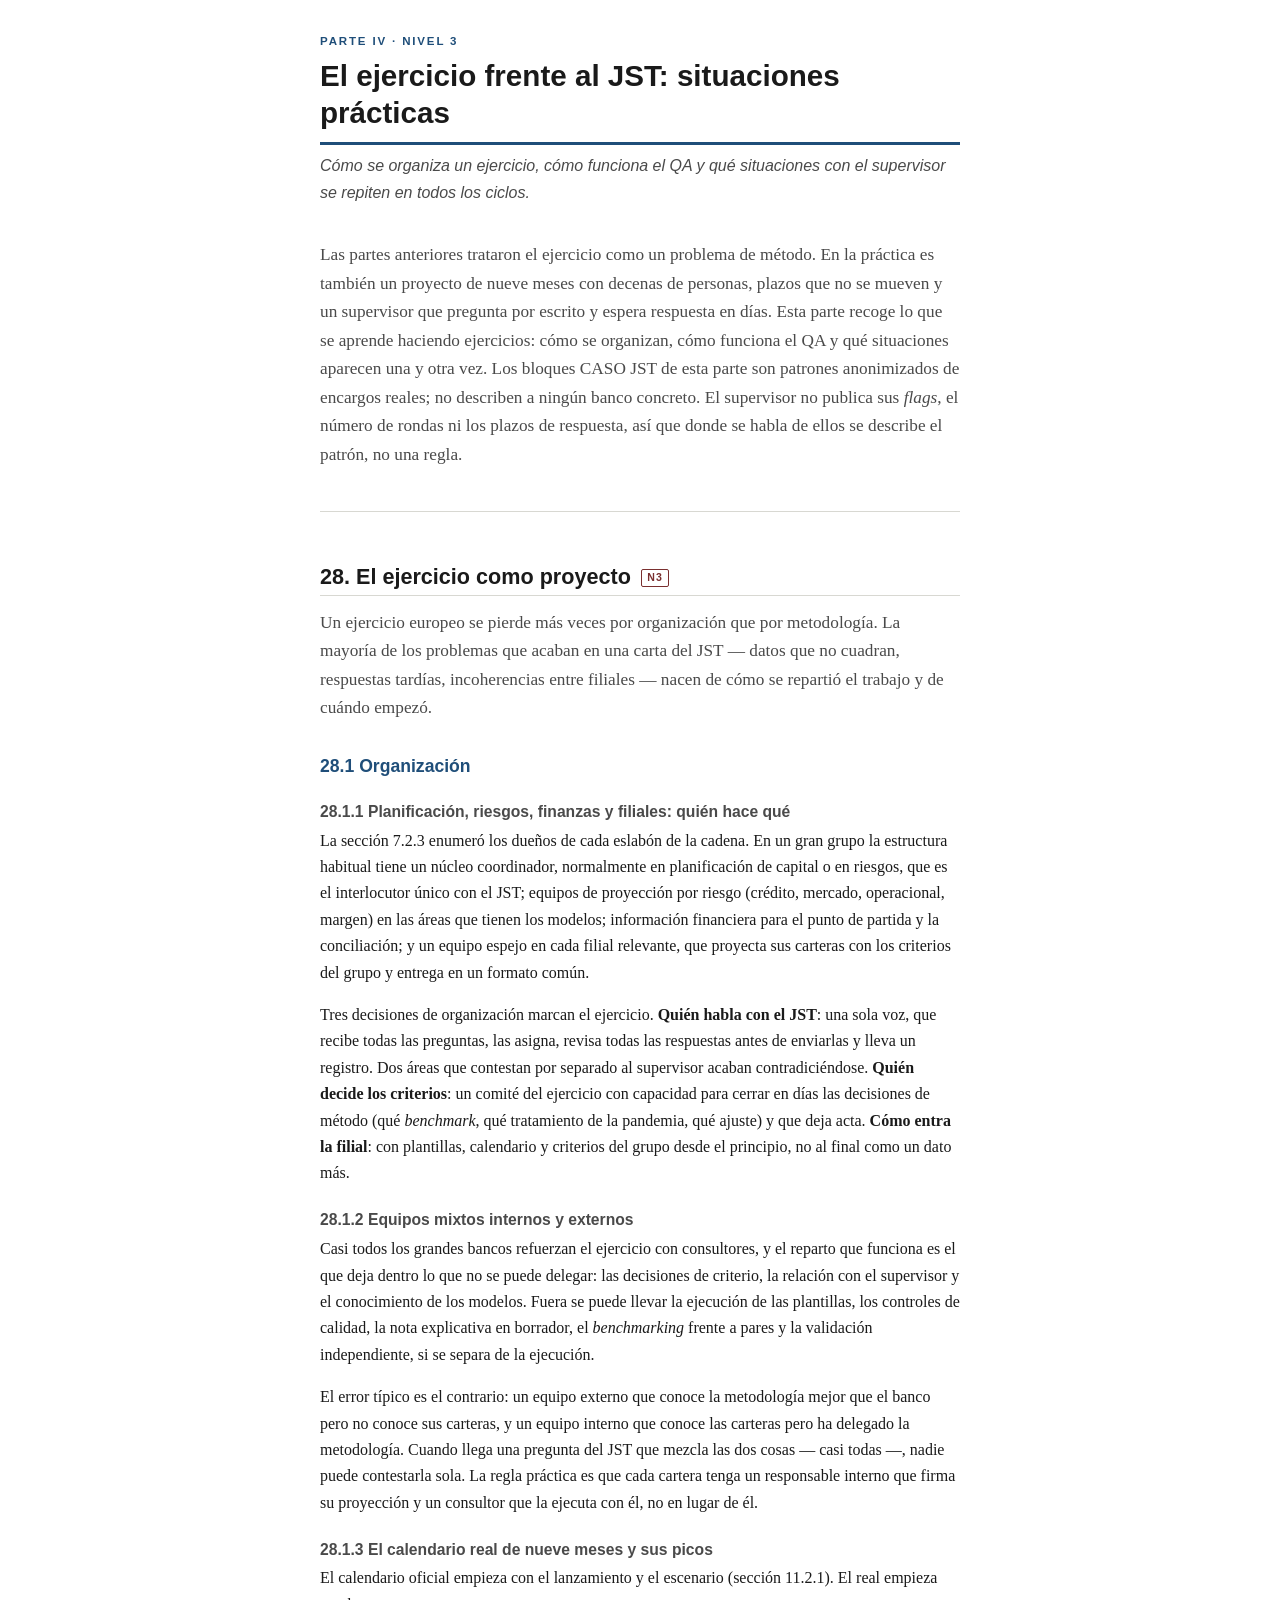
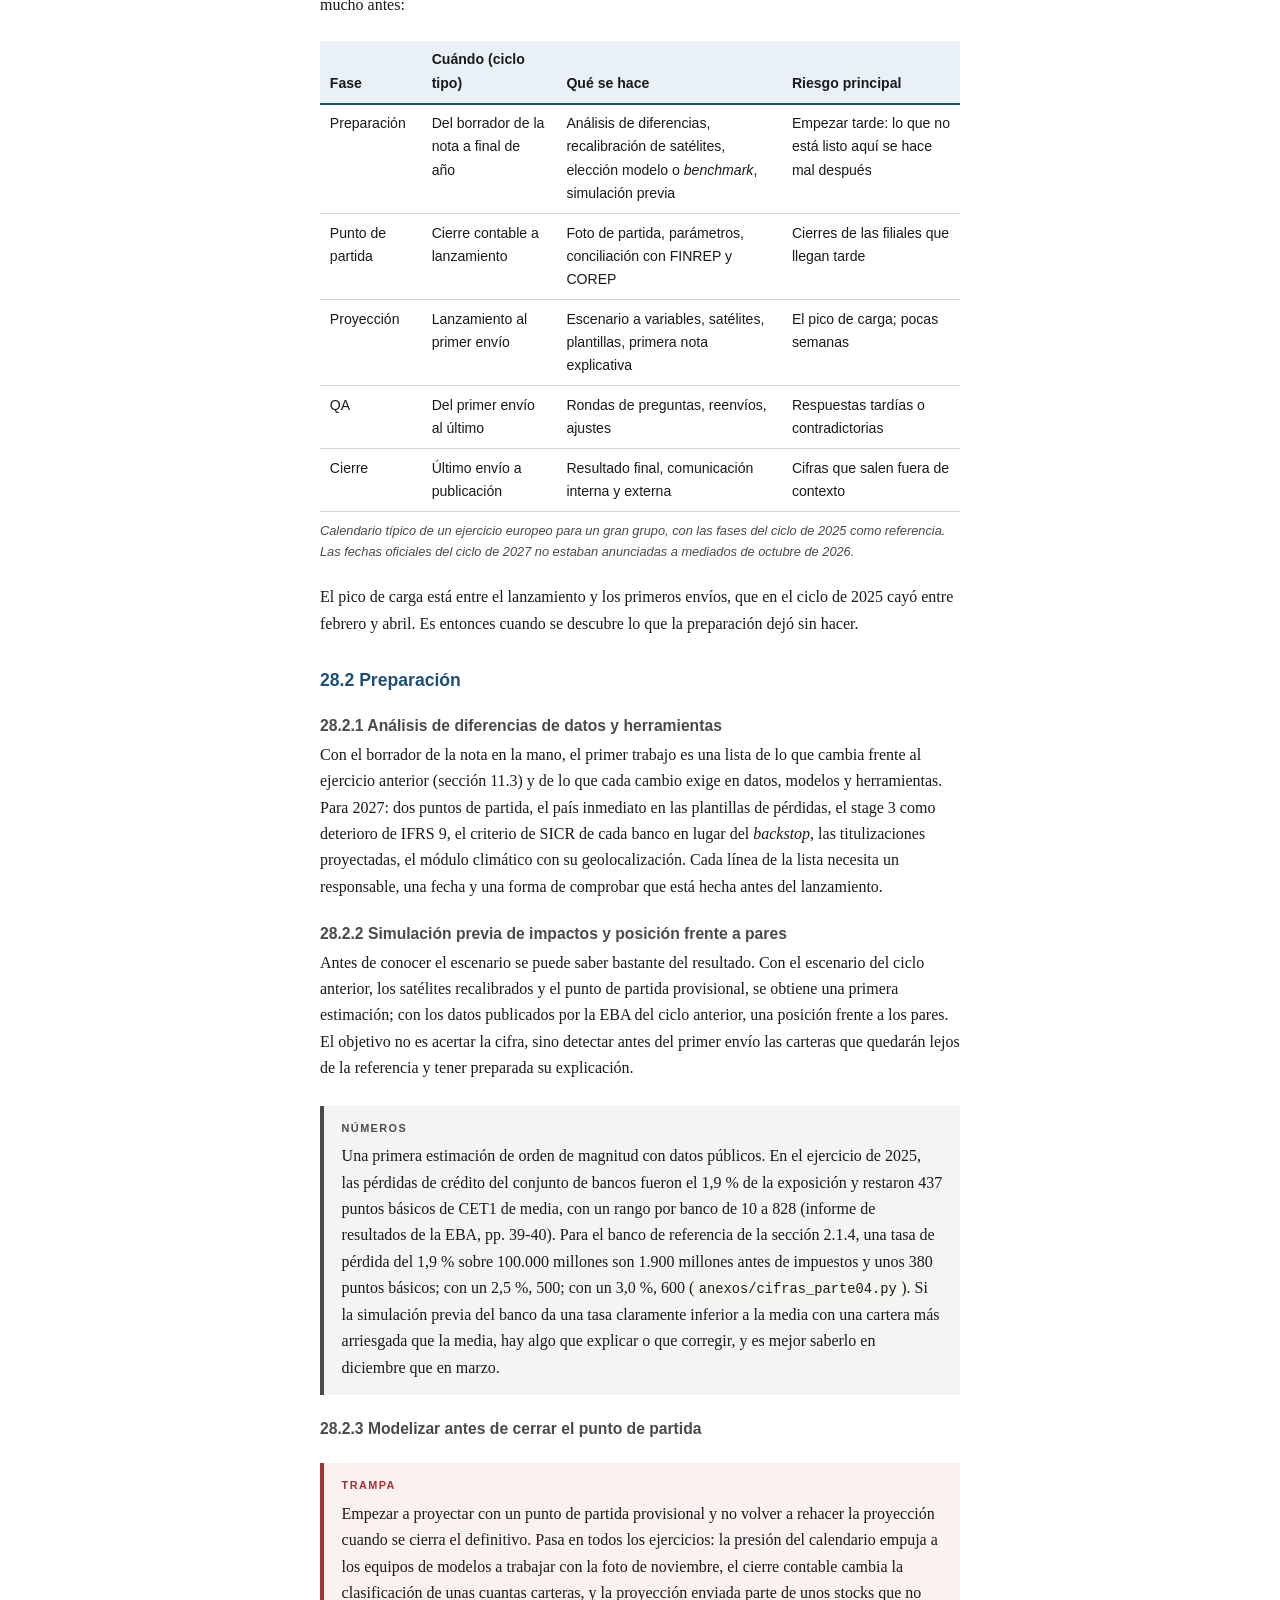
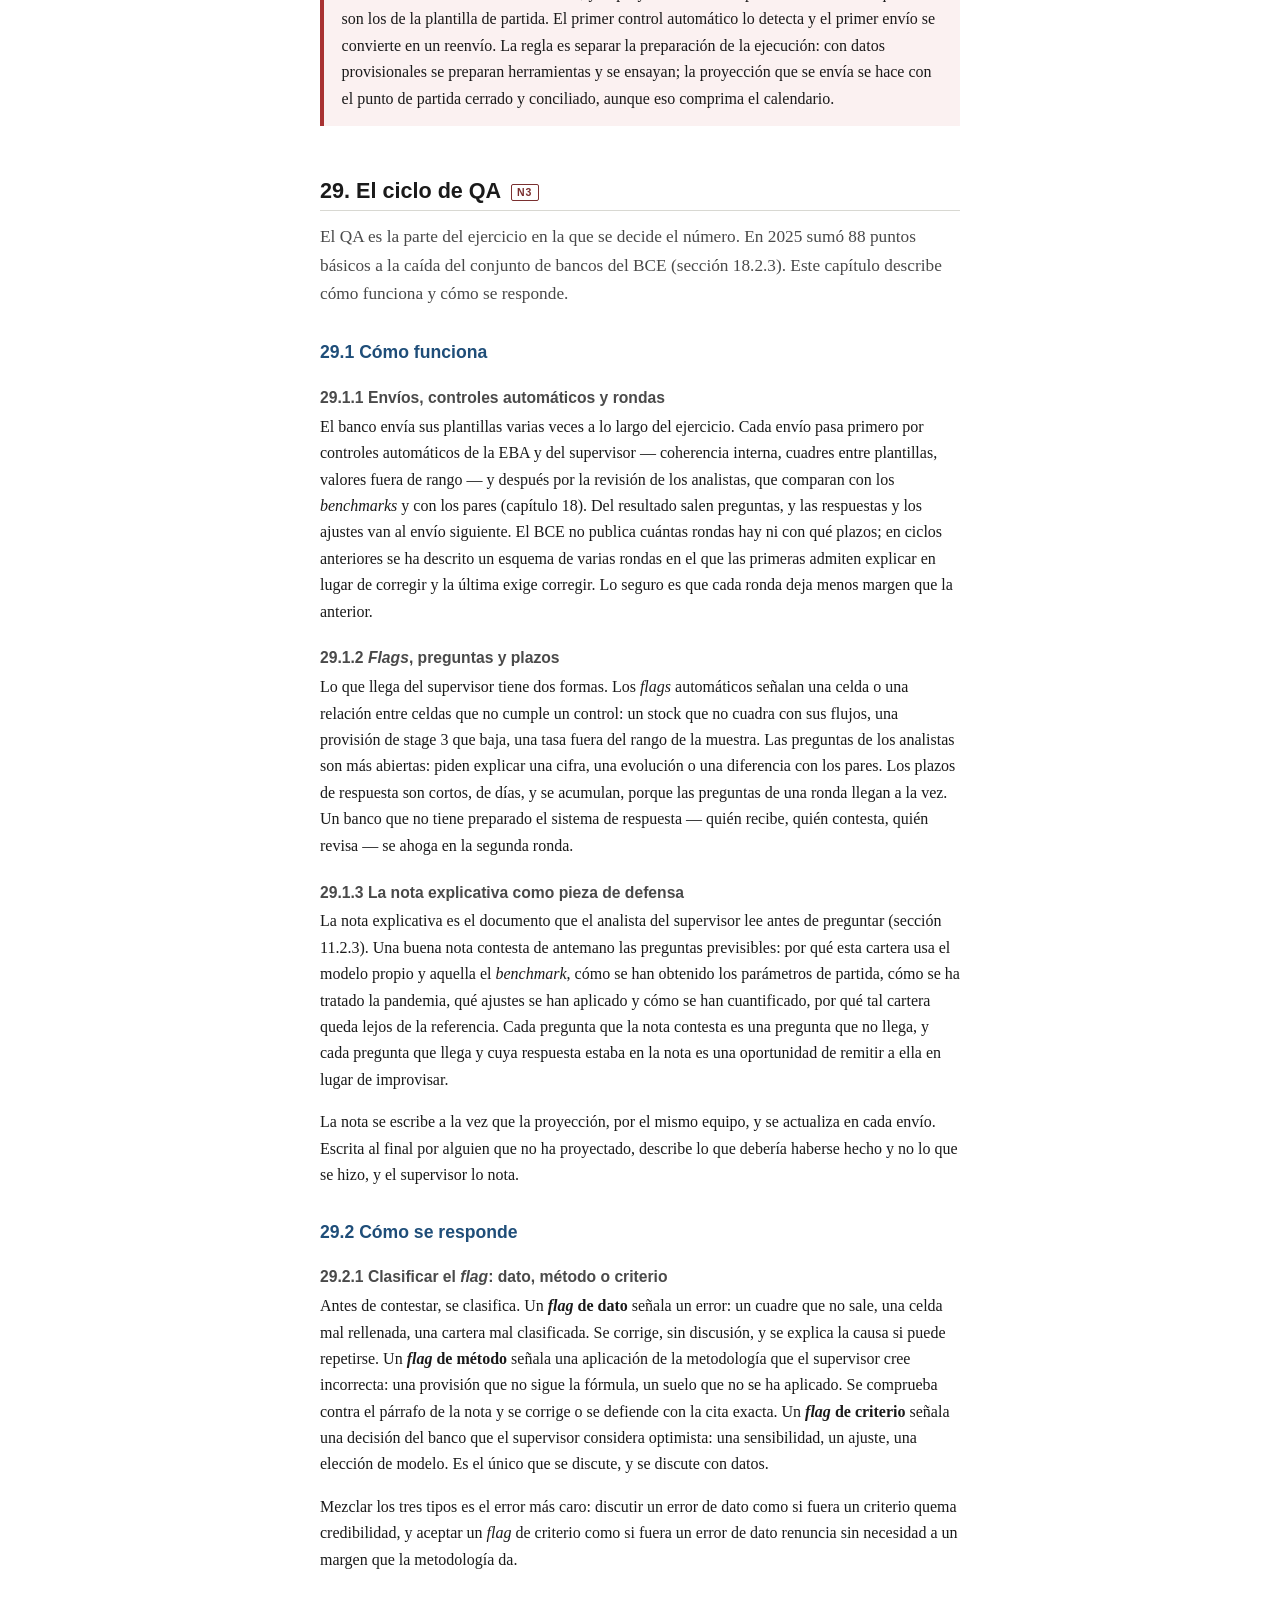
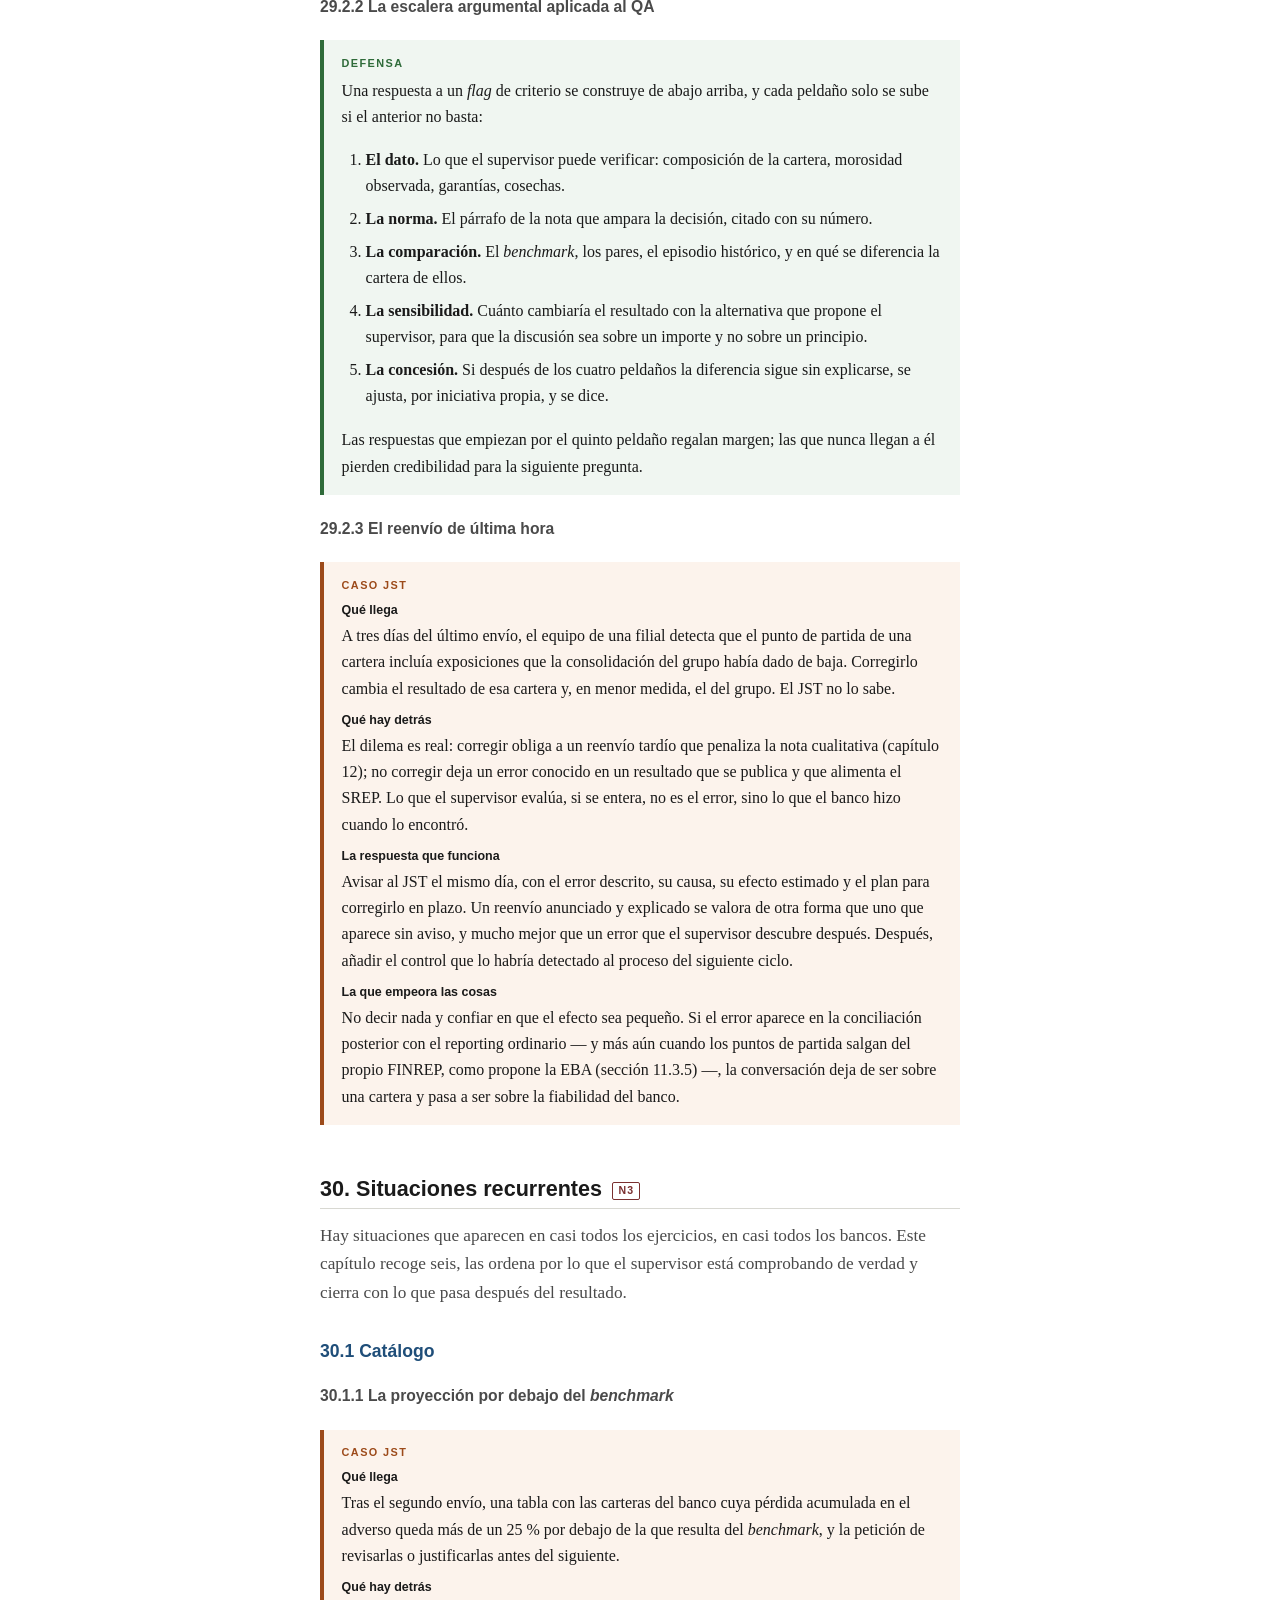
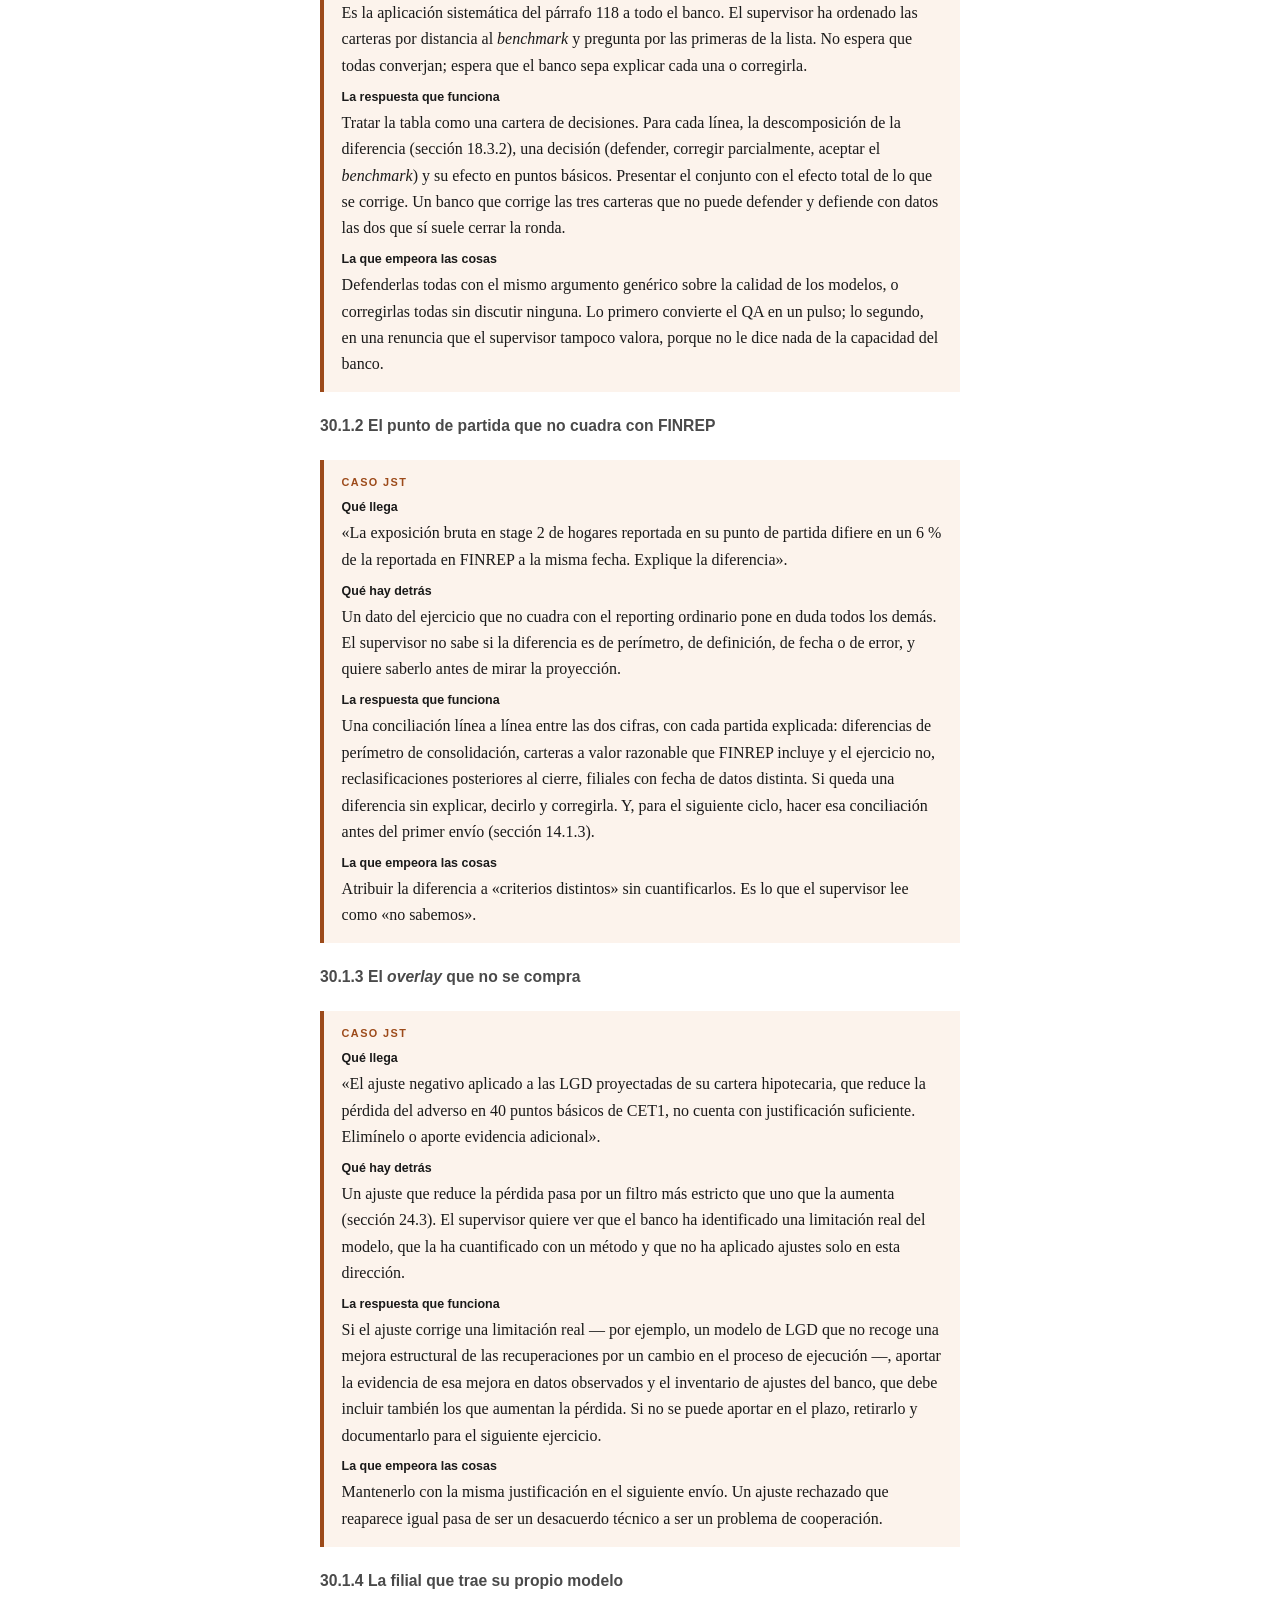
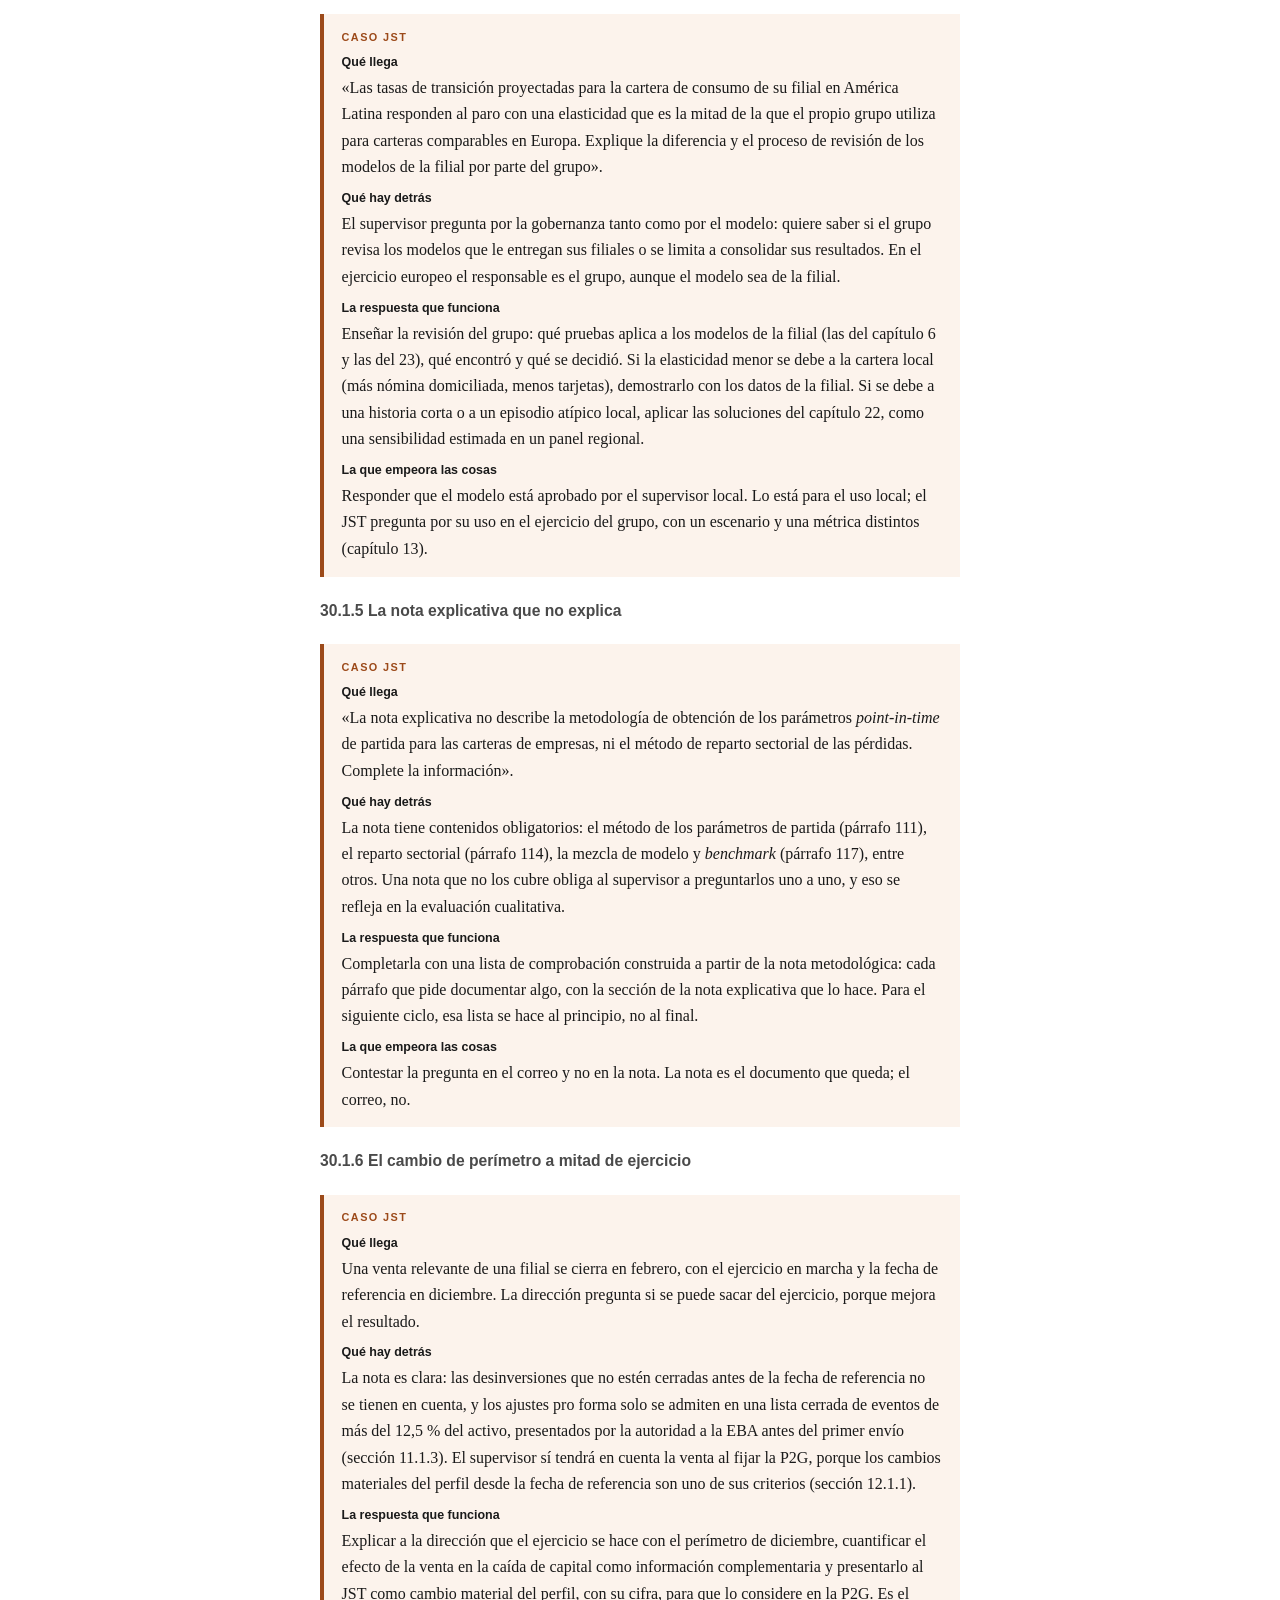
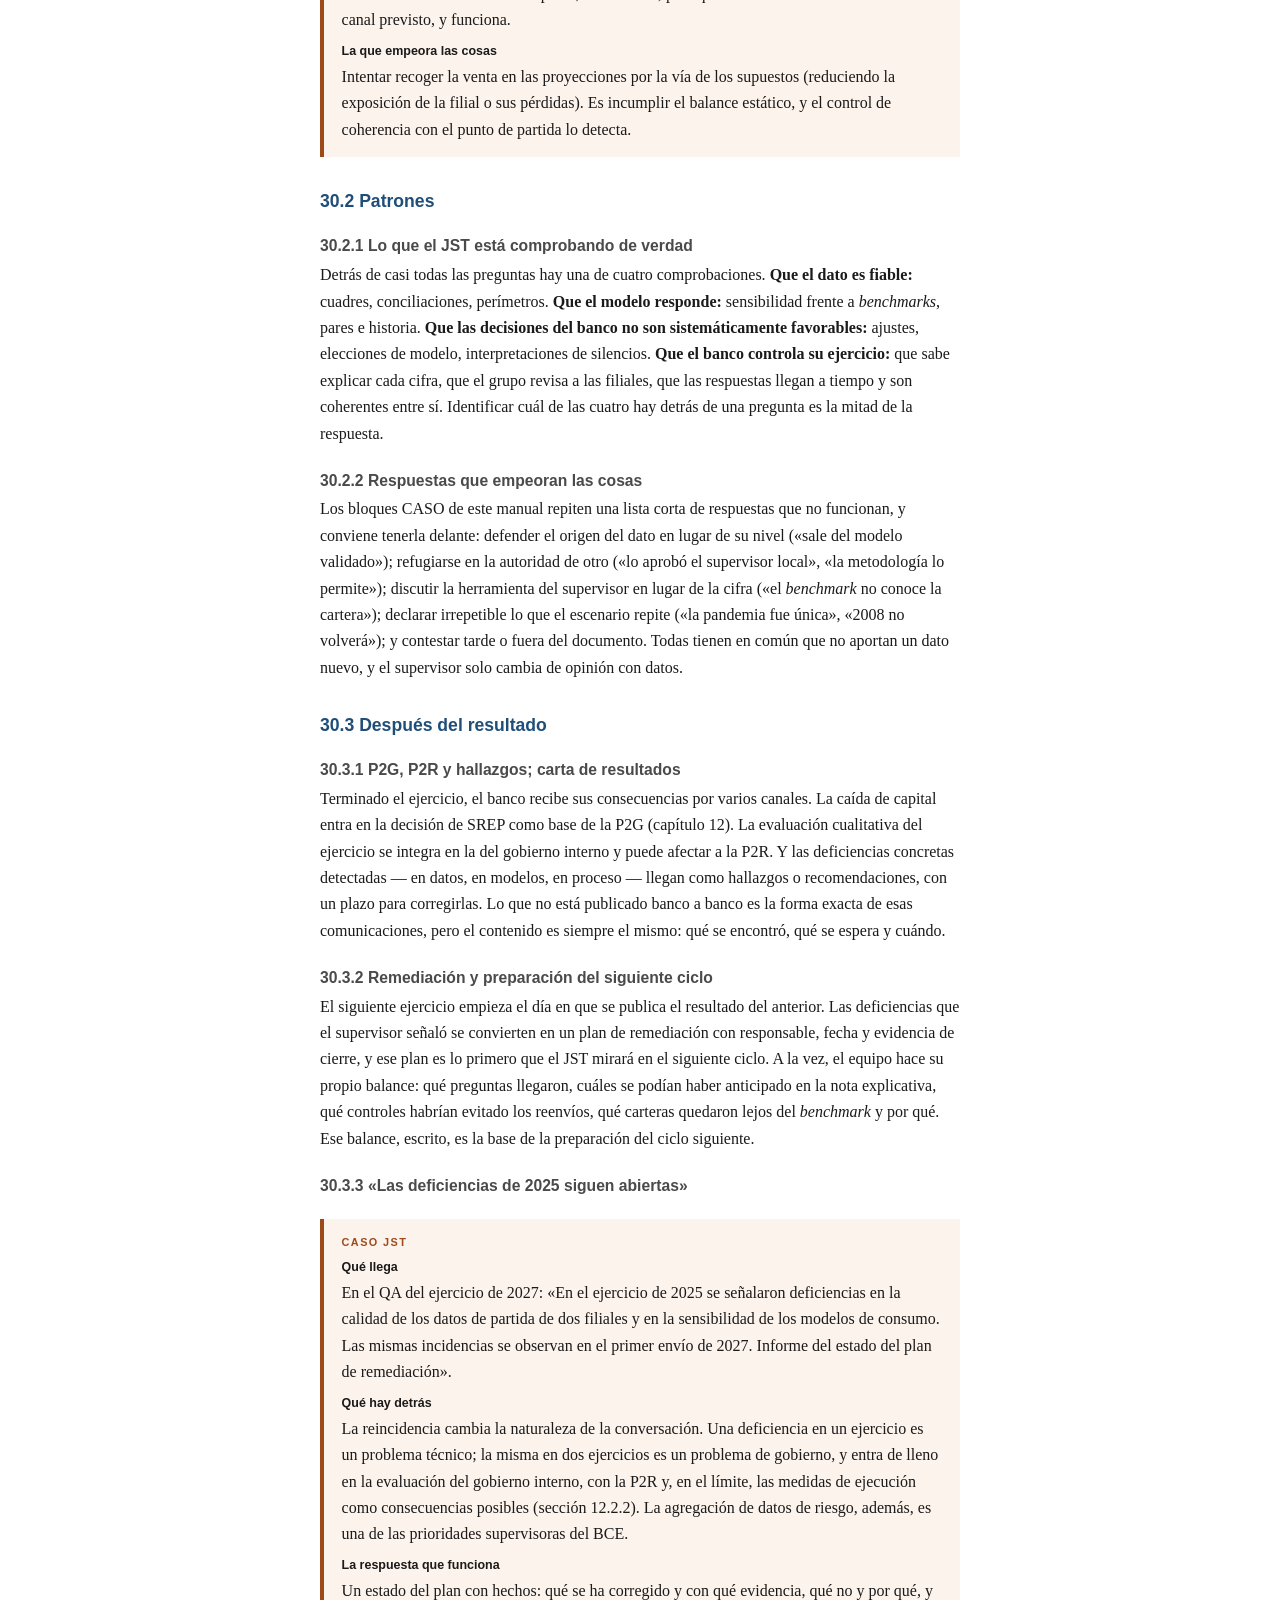
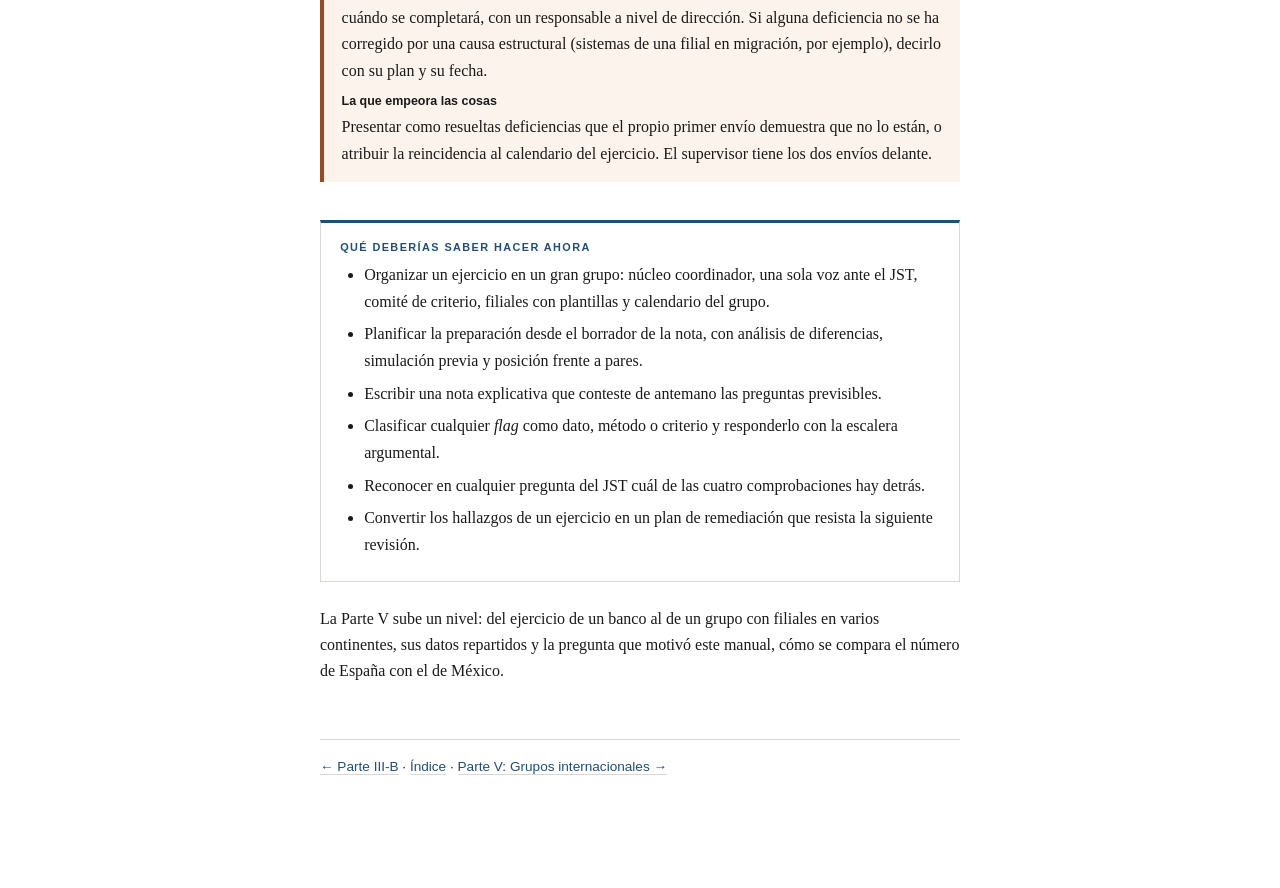
<file: manual/parte-04.html>
<!DOCTYPE html>
<html lang="es">
<head>
<meta charset="utf-8">
<meta name="viewport" content="width=device-width, initial-scale=1">
<title>Parte IV — El ejercicio frente al JST</title>
<link rel="stylesheet" href="estilo.css">
</head>
<body>

<p class="eyebrow">Parte IV · Nivel 3</p>
<h1>El ejercicio frente al JST: situaciones prácticas</h1>
<p class="subtitulo">Cómo se organiza un ejercicio, cómo funciona el QA y qué situaciones con el supervisor se repiten en todos los ciclos.</p>

<p class="lead">Las partes anteriores trataron el ejercicio como un problema de método. En la práctica es también un proyecto de nueve meses con decenas de personas, plazos que no se mueven y un supervisor que pregunta por escrito y espera respuesta en días. Esta parte recoge lo que se aprende haciendo ejercicios: cómo se organizan, cómo funciona el QA y qué situaciones aparecen una y otra vez. Los bloques CASO JST de esta parte son patrones anonimizados de encargos reales; no describen a ningún banco concreto. El supervisor no publica sus <i>flags</i>, el número de rondas ni los plazos de respuesta, así que donde se habla de ellos se describe el patrón, no una regla.</p>

<hr/>

<!-- ============================================================ -->
<h2 id="cap28">28. El ejercicio como proyecto <span class="nivel n3">N3</span></h2>

<p class="lead">Un ejercicio europeo se pierde más veces por organización que por metodología. La mayoría de los problemas que acaban en una carta del JST &mdash; datos que no cuadran, respuestas tardías, incoherencias entre filiales &mdash; nacen de cómo se repartió el trabajo y de cuándo empezó.</p>

<h3 id="s28-1">28.1 Organización</h3>

<h4 id="s28-1-1">28.1.1 Planificación, riesgos, finanzas y filiales: quién hace qué</h4>

<p>La sección 7.2.3 enumeró los dueños de cada eslabón de la cadena. En un gran grupo la estructura habitual tiene un núcleo coordinador, normalmente en planificación de capital o en riesgos, que es el interlocutor único con el JST; equipos de proyección por riesgo (crédito, mercado, operacional, margen) en las áreas que tienen los modelos; información financiera para el punto de partida y la conciliación; y un equipo espejo en cada filial relevante, que proyecta sus carteras con los criterios del grupo y entrega en un formato común.</p>

<p>Tres decisiones de organización marcan el ejercicio. <strong>Quién habla con el JST</strong>: una sola voz, que recibe todas las preguntas, las asigna, revisa todas las respuestas antes de enviarlas y lleva un registro. Dos áreas que contestan por separado al supervisor acaban contradiciéndose. <strong>Quién decide los criterios</strong>: un comité del ejercicio con capacidad para cerrar en días las decisiones de método (qué <i>benchmark</i>, qué tratamiento de la pandemia, qué ajuste) y que deja acta. <strong>Cómo entra la filial</strong>: con plantillas, calendario y criterios del grupo desde el principio, no al final como un dato más.</p>

<h4 id="s28-1-2">28.1.2 Equipos mixtos internos y externos</h4>

<p>Casi todos los grandes bancos refuerzan el ejercicio con consultores, y el reparto que funciona es el que deja dentro lo que no se puede delegar: las decisiones de criterio, la relación con el supervisor y el conocimiento de los modelos. Fuera se puede llevar la ejecución de las plantillas, los controles de calidad, la nota explicativa en borrador, el <i>benchmarking</i> frente a pares y la validación independiente, si se separa de la ejecución.</p>

<p>El error típico es el contrario: un equipo externo que conoce la metodología mejor que el banco pero no conoce sus carteras, y un equipo interno que conoce las carteras pero ha delegado la metodología. Cuando llega una pregunta del JST que mezcla las dos cosas &mdash; casi todas &mdash;, nadie puede contestarla sola. La regla práctica es que cada cartera tenga un responsable interno que firma su proyección y un consultor que la ejecuta con él, no en lugar de él.</p>

<h4 id="s28-1-3">28.1.3 El calendario real de nueve meses y sus picos</h4>

<p>El calendario oficial empieza con el lanzamiento y el escenario (sección 11.2.1). El real empieza mucho antes:</p>

<div class="tabla-scroll">
<table>
<caption>Calendario típico de un ejercicio europeo para un gran grupo, con las fases del ciclo de 2025 como referencia. Las fechas oficiales del ciclo de 2027 no estaban anunciadas a mediados de octubre de 2026.</caption>
<thead><tr><th>Fase</th><th>Cuándo (ciclo tipo)</th><th>Qué se hace</th><th>Riesgo principal</th></tr></thead>
<tbody>
<tr><td>Preparación</td><td>Del borrador de la nota a final de año</td><td>Análisis de diferencias, recalibración de satélites, elección modelo o <i>benchmark</i>, simulación previa</td><td>Empezar tarde: lo que no está listo aquí se hace mal después</td></tr>
<tr><td>Punto de partida</td><td>Cierre contable a lanzamiento</td><td>Foto de partida, parámetros, conciliación con FINREP y COREP</td><td>Cierres de las filiales que llegan tarde</td></tr>
<tr><td>Proyección</td><td>Lanzamiento al primer envío</td><td>Escenario a variables, satélites, plantillas, primera nota explicativa</td><td>El pico de carga; pocas semanas</td></tr>
<tr><td>QA</td><td>Del primer envío al último</td><td>Rondas de preguntas, reenvíos, ajustes</td><td>Respuestas tardías o contradictorias</td></tr>
<tr><td>Cierre</td><td>Último envío a publicación</td><td>Resultado final, comunicación interna y externa</td><td>Cifras que salen fuera de contexto</td></tr>
</tbody>
</table>
</div>

<p>El pico de carga está entre el lanzamiento y los primeros envíos, que en el ciclo de 2025 cayó entre febrero y abril. Es entonces cuando se descubre lo que la preparación dejó sin hacer.</p>

<h3 id="s28-2">28.2 Preparación</h3>

<h4 id="s28-2-1">28.2.1 Análisis de diferencias de datos y herramientas</h4>

<p>Con el borrador de la nota en la mano, el primer trabajo es una lista de lo que cambia frente al ejercicio anterior (sección 11.3) y de lo que cada cambio exige en datos, modelos y herramientas. Para 2027: dos puntos de partida, el país inmediato en las plantillas de pérdidas, el stage 3 como deterioro de IFRS 9, el criterio de SICR de cada banco en lugar del <i>backstop</i>, las titulizaciones proyectadas, el módulo climático con su geolocalización. Cada línea de la lista necesita un responsable, una fecha y una forma de comprobar que está hecha antes del lanzamiento.</p>

<h4 id="s28-2-2">28.2.2 Simulación previa de impactos y posición frente a pares</h4>

<p>Antes de conocer el escenario se puede saber bastante del resultado. Con el escenario del ciclo anterior, los satélites recalibrados y el punto de partida provisional, se obtiene una primera estimación; con los datos publicados por la EBA del ciclo anterior, una posición frente a los pares. El objetivo no es acertar la cifra, sino detectar antes del primer envío las carteras que quedarán lejos de la referencia y tener preparada su explicación.</p>

<div class="bloque b-numeros">
<span class="etiqueta">Números</span>
<p>Una primera estimación de orden de magnitud con datos públicos. En el ejercicio de 2025, las pérdidas de crédito del conjunto de bancos fueron el 1,9 % de la exposición y restaron 437 puntos básicos de CET1 de media, con un rango por banco de 10 a 828 (informe de resultados de la EBA, pp. 39-40). Para el banco de referencia de la sección 2.1.4, una tasa de pérdida del 1,9 % sobre 100.000 millones son 1.900 millones antes de impuestos y unos 380 puntos básicos; con un 2,5 %, 500; con un 3,0 %, 600 (<code>anexos/cifras_parte04.py</code>). Si la simulación previa del banco da una tasa claramente inferior a la media con una cartera más arriesgada que la media, hay algo que explicar o que corregir, y es mejor saberlo en diciembre que en marzo.</p>
</div>

<h4 id="s28-2-3">28.2.3 Modelizar antes de cerrar el punto de partida</h4>

<div class="bloque b-trampa">
<span class="etiqueta">Trampa</span>
<p>Empezar a proyectar con un punto de partida provisional y no volver a rehacer la proyección cuando se cierra el definitivo. Pasa en todos los ejercicios: la presión del calendario empuja a los equipos de modelos a trabajar con la foto de noviembre, el cierre contable cambia la clasificación de unas cuantas carteras, y la proyección enviada parte de unos stocks que no son los de la plantilla de partida. El primer control automático lo detecta y el primer envío se convierte en un reenvío. La regla es separar la preparación de la ejecución: con datos provisionales se preparan herramientas y se ensayan; la proyección que se envía se hace con el punto de partida cerrado y conciliado, aunque eso comprima el calendario.</p>
</div>

<!-- ============================================================ -->
<h2 id="cap29">29. El ciclo de QA <span class="nivel n3">N3</span></h2>

<p class="lead">El QA es la parte del ejercicio en la que se decide el número. En 2025 sumó 88 puntos básicos a la caída del conjunto de bancos del BCE (sección 18.2.3). Este capítulo describe cómo funciona y cómo se responde.</p>

<h3 id="s29-1">29.1 Cómo funciona</h3>

<h4 id="s29-1-1">29.1.1 Envíos, controles automáticos y rondas</h4>

<p>El banco envía sus plantillas varias veces a lo largo del ejercicio. Cada envío pasa primero por controles automáticos de la EBA y del supervisor &mdash; coherencia interna, cuadres entre plantillas, valores fuera de rango &mdash; y después por la revisión de los analistas, que comparan con los <i>benchmarks</i> y con los pares (capítulo 18). Del resultado salen preguntas, y las respuestas y los ajustes van al envío siguiente. El BCE no publica cuántas rondas hay ni con qué plazos; en ciclos anteriores se ha descrito un esquema de varias rondas en el que las primeras admiten explicar en lugar de corregir y la última exige corregir. Lo seguro es que cada ronda deja menos margen que la anterior.</p>

<h4 id="s29-1-2">29.1.2 <i>Flags</i>, preguntas y plazos</h4>

<p>Lo que llega del supervisor tiene dos formas. Los <i>flags</i> automáticos señalan una celda o una relación entre celdas que no cumple un control: un stock que no cuadra con sus flujos, una provisión de stage 3 que baja, una tasa fuera del rango de la muestra. Las preguntas de los analistas son más abiertas: piden explicar una cifra, una evolución o una diferencia con los pares. Los plazos de respuesta son cortos, de días, y se acumulan, porque las preguntas de una ronda llegan a la vez. Un banco que no tiene preparado el sistema de respuesta &mdash; quién recibe, quién contesta, quién revisa &mdash; se ahoga en la segunda ronda.</p>

<h4 id="s29-1-3">29.1.3 La nota explicativa como pieza de defensa</h4>

<p>La nota explicativa es el documento que el analista del supervisor lee antes de preguntar (sección 11.2.3). Una buena nota contesta de antemano las preguntas previsibles: por qué esta cartera usa el modelo propio y aquella el <i>benchmark</i>, cómo se han obtenido los parámetros de partida, cómo se ha tratado la pandemia, qué ajustes se han aplicado y cómo se han cuantificado, por qué tal cartera queda lejos de la referencia. Cada pregunta que la nota contesta es una pregunta que no llega, y cada pregunta que llega y cuya respuesta estaba en la nota es una oportunidad de remitir a ella en lugar de improvisar.</p>

<p>La nota se escribe a la vez que la proyección, por el mismo equipo, y se actualiza en cada envío. Escrita al final por alguien que no ha proyectado, describe lo que debería haberse hecho y no lo que se hizo, y el supervisor lo nota.</p>

<h3 id="s29-2">29.2 Cómo se responde</h3>

<h4 id="s29-2-1">29.2.1 Clasificar el <i>flag</i>: dato, método o criterio</h4>

<p>Antes de contestar, se clasifica. Un <strong><i>flag</i> de dato</strong> señala un error: un cuadre que no sale, una celda mal rellenada, una cartera mal clasificada. Se corrige, sin discusión, y se explica la causa si puede repetirse. Un <strong><i>flag</i> de método</strong> señala una aplicación de la metodología que el supervisor cree incorrecta: una provisión que no sigue la fórmula, un suelo que no se ha aplicado. Se comprueba contra el párrafo de la nota y se corrige o se defiende con la cita exacta. Un <strong><i>flag</i> de criterio</strong> señala una decisión del banco que el supervisor considera optimista: una sensibilidad, un ajuste, una elección de modelo. Es el único que se discute, y se discute con datos.</p>

<p>Mezclar los tres tipos es el error más caro: discutir un error de dato como si fuera un criterio quema credibilidad, y aceptar un <i>flag</i> de criterio como si fuera un error de dato renuncia sin necesidad a un margen que la metodología da.</p>

<h4 id="s29-2-2">29.2.2 La escalera argumental aplicada al QA</h4>

<div class="bloque b-defensa">
<span class="etiqueta">Defensa</span>
<p>Una respuesta a un <i>flag</i> de criterio se construye de abajo arriba, y cada peldaño solo se sube si el anterior no basta:</p>
<ol>
<li><strong>El dato.</strong> Lo que el supervisor puede verificar: composición de la cartera, morosidad observada, garantías, cosechas.</li>
<li><strong>La norma.</strong> El párrafo de la nota que ampara la decisión, citado con su número.</li>
<li><strong>La comparación.</strong> El <i>benchmark</i>, los pares, el episodio histórico, y en qué se diferencia la cartera de ellos.</li>
<li><strong>La sensibilidad.</strong> Cuánto cambiaría el resultado con la alternativa que propone el supervisor, para que la discusión sea sobre un importe y no sobre un principio.</li>
<li><strong>La concesión.</strong> Si después de los cuatro peldaños la diferencia sigue sin explicarse, se ajusta, por iniciativa propia, y se dice.</li>
</ol>
<p>Las respuestas que empiezan por el quinto peldaño regalan margen; las que nunca llegan a él pierden credibilidad para la siguiente pregunta.</p>
</div>

<h4 id="s29-2-3">29.2.3 El reenvío de última hora</h4>

<div class="bloque b-caso">
<span class="etiqueta">Caso JST</span>
<dl>
<dt>Qué llega</dt>
<dd>A tres días del último envío, el equipo de una filial detecta que el punto de partida de una cartera incluía exposiciones que la consolidación del grupo había dado de baja. Corregirlo cambia el resultado de esa cartera y, en menor medida, el del grupo. El JST no lo sabe.</dd>
<dt>Qué hay detrás</dt>
<dd>El dilema es real: corregir obliga a un reenvío tardío que penaliza la nota cualitativa (capítulo 12); no corregir deja un error conocido en un resultado que se publica y que alimenta el SREP. Lo que el supervisor evalúa, si se entera, no es el error, sino lo que el banco hizo cuando lo encontró.</dd>
<dt>La respuesta que funciona</dt>
<dd>Avisar al JST el mismo día, con el error descrito, su causa, su efecto estimado y el plan para corregirlo en plazo. Un reenvío anunciado y explicado se valora de otra forma que uno que aparece sin aviso, y mucho mejor que un error que el supervisor descubre después. Después, añadir el control que lo habría detectado al proceso del siguiente ciclo.</dd>
<dt>La que empeora las cosas</dt>
<dd>No decir nada y confiar en que el efecto sea pequeño. Si el error aparece en la conciliación posterior con el reporting ordinario &mdash; y más aún cuando los puntos de partida salgan del propio FINREP, como propone la EBA (sección 11.3.5) &mdash;, la conversación deja de ser sobre una cartera y pasa a ser sobre la fiabilidad del banco.</dd>
</dl>
</div>

<!-- ============================================================ -->
<h2 id="cap30">30. Situaciones recurrentes <span class="nivel n3">N3</span></h2>

<p class="lead">Hay situaciones que aparecen en casi todos los ejercicios, en casi todos los bancos. Este capítulo recoge seis, las ordena por lo que el supervisor está comprobando de verdad y cierra con lo que pasa después del resultado.</p>

<h3 id="s30-1">30.1 Catálogo</h3>

<h4 id="s30-1-1">30.1.1 La proyección por debajo del <i>benchmark</i></h4>

<div class="bloque b-caso">
<span class="etiqueta">Caso JST</span>
<dl>
<dt>Qué llega</dt>
<dd>Tras el segundo envío, una tabla con las carteras del banco cuya pérdida acumulada en el adverso queda más de un 25 % por debajo de la que resulta del <i>benchmark</i>, y la petición de revisarlas o justificarlas antes del siguiente.</dd>
<dt>Qué hay detrás</dt>
<dd>Es la aplicación sistemática del párrafo 118 a todo el banco. El supervisor ha ordenado las carteras por distancia al <i>benchmark</i> y pregunta por las primeras de la lista. No espera que todas converjan; espera que el banco sepa explicar cada una o corregirla.</dd>
<dt>La respuesta que funciona</dt>
<dd>Tratar la tabla como una cartera de decisiones. Para cada línea, la descomposición de la diferencia (sección 18.3.2), una decisión (defender, corregir parcialmente, aceptar el <i>benchmark</i>) y su efecto en puntos básicos. Presentar el conjunto con el efecto total de lo que se corrige. Un banco que corrige las tres carteras que no puede defender y defiende con datos las dos que sí suele cerrar la ronda.</dd>
<dt>La que empeora las cosas</dt>
<dd>Defenderlas todas con el mismo argumento genérico sobre la calidad de los modelos, o corregirlas todas sin discutir ninguna. Lo primero convierte el QA en un pulso; lo segundo, en una renuncia que el supervisor tampoco valora, porque no le dice nada de la capacidad del banco.</dd>
</dl>
</div>

<h4 id="s30-1-2">30.1.2 El punto de partida que no cuadra con FINREP</h4>

<div class="bloque b-caso">
<span class="etiqueta">Caso JST</span>
<dl>
<dt>Qué llega</dt>
<dd>«La exposición bruta en stage 2 de hogares reportada en su punto de partida difiere en un 6 % de la reportada en FINREP a la misma fecha. Explique la diferencia».</dd>
<dt>Qué hay detrás</dt>
<dd>Un dato del ejercicio que no cuadra con el reporting ordinario pone en duda todos los demás. El supervisor no sabe si la diferencia es de perímetro, de definición, de fecha o de error, y quiere saberlo antes de mirar la proyección.</dd>
<dt>La respuesta que funciona</dt>
<dd>Una conciliación línea a línea entre las dos cifras, con cada partida explicada: diferencias de perímetro de consolidación, carteras a valor razonable que FINREP incluye y el ejercicio no, reclasificaciones posteriores al cierre, filiales con fecha de datos distinta. Si queda una diferencia sin explicar, decirlo y corregirla. Y, para el siguiente ciclo, hacer esa conciliación antes del primer envío (sección 14.1.3).</dd>
<dt>La que empeora las cosas</dt>
<dd>Atribuir la diferencia a «criterios distintos» sin cuantificarlos. Es lo que el supervisor lee como «no sabemos».</dd>
</dl>
</div>

<h4 id="s30-1-3">30.1.3 El <i>overlay</i> que no se compra</h4>

<div class="bloque b-caso">
<span class="etiqueta">Caso JST</span>
<dl>
<dt>Qué llega</dt>
<dd>«El ajuste negativo aplicado a las LGD proyectadas de su cartera hipotecaria, que reduce la pérdida del adverso en 40 puntos básicos de CET1, no cuenta con justificación suficiente. Elimínelo o aporte evidencia adicional».</dd>
<dt>Qué hay detrás</dt>
<dd>Un ajuste que reduce la pérdida pasa por un filtro más estricto que uno que la aumenta (sección 24.3). El supervisor quiere ver que el banco ha identificado una limitación real del modelo, que la ha cuantificado con un método y que no ha aplicado ajustes solo en esta dirección.</dd>
<dt>La respuesta que funciona</dt>
<dd>Si el ajuste corrige una limitación real &mdash; por ejemplo, un modelo de LGD que no recoge una mejora estructural de las recuperaciones por un cambio en el proceso de ejecución &mdash;, aportar la evidencia de esa mejora en datos observados y el inventario de ajustes del banco, que debe incluir también los que aumentan la pérdida. Si no se puede aportar en el plazo, retirarlo y documentarlo para el siguiente ejercicio.</dd>
<dt>La que empeora las cosas</dt>
<dd>Mantenerlo con la misma justificación en el siguiente envío. Un ajuste rechazado que reaparece igual pasa de ser un desacuerdo técnico a ser un problema de cooperación.</dd>
</dl>
</div>

<h4 id="s30-1-4">30.1.4 La filial que trae su propio modelo</h4>

<div class="bloque b-caso">
<span class="etiqueta">Caso JST</span>
<dl>
<dt>Qué llega</dt>
<dd>«Las tasas de transición proyectadas para la cartera de consumo de su filial en América Latina responden al paro con una elasticidad que es la mitad de la que el propio grupo utiliza para carteras comparables en Europa. Explique la diferencia y el proceso de revisión de los modelos de la filial por parte del grupo».</dd>
<dt>Qué hay detrás</dt>
<dd>El supervisor pregunta por la gobernanza tanto como por el modelo: quiere saber si el grupo revisa los modelos que le entregan sus filiales o se limita a consolidar sus resultados. En el ejercicio europeo el responsable es el grupo, aunque el modelo sea de la filial.</dd>
<dt>La respuesta que funciona</dt>
<dd>Enseñar la revisión del grupo: qué pruebas aplica a los modelos de la filial (las del capítulo 6 y las del 23), qué encontró y qué se decidió. Si la elasticidad menor se debe a la cartera local (más nómina domiciliada, menos tarjetas), demostrarlo con los datos de la filial. Si se debe a una historia corta o a un episodio atípico local, aplicar las soluciones del capítulo 22, como una sensibilidad estimada en un panel regional.</dd>
<dt>La que empeora las cosas</dt>
<dd>Responder que el modelo está aprobado por el supervisor local. Lo está para el uso local; el JST pregunta por su uso en el ejercicio del grupo, con un escenario y una métrica distintos (capítulo 13).</dd>
</dl>
</div>

<h4 id="s30-1-5">30.1.5 La nota explicativa que no explica</h4>

<div class="bloque b-caso">
<span class="etiqueta">Caso JST</span>
<dl>
<dt>Qué llega</dt>
<dd>«La nota explicativa no describe la metodología de obtención de los parámetros <i>point-in-time</i> de partida para las carteras de empresas, ni el método de reparto sectorial de las pérdidas. Complete la información».</dd>
<dt>Qué hay detrás</dt>
<dd>La nota tiene contenidos obligatorios: el método de los parámetros de partida (párrafo 111), el reparto sectorial (párrafo 114), la mezcla de modelo y <i>benchmark</i> (párrafo 117), entre otros. Una nota que no los cubre obliga al supervisor a preguntarlos uno a uno, y eso se refleja en la evaluación cualitativa.</dd>
<dt>La respuesta que funciona</dt>
<dd>Completarla con una lista de comprobación construida a partir de la nota metodológica: cada párrafo que pide documentar algo, con la sección de la nota explicativa que lo hace. Para el siguiente ciclo, esa lista se hace al principio, no al final.</dd>
<dt>La que empeora las cosas</dt>
<dd>Contestar la pregunta en el correo y no en la nota. La nota es el documento que queda; el correo, no.</dd>
</dl>
</div>

<h4 id="s30-1-6">30.1.6 El cambio de perímetro a mitad de ejercicio</h4>

<div class="bloque b-caso">
<span class="etiqueta">Caso JST</span>
<dl>
<dt>Qué llega</dt>
<dd>Una venta relevante de una filial se cierra en febrero, con el ejercicio en marcha y la fecha de referencia en diciembre. La dirección pregunta si se puede sacar del ejercicio, porque mejora el resultado.</dd>
<dt>Qué hay detrás</dt>
<dd>La nota es clara: las desinversiones que no estén cerradas antes de la fecha de referencia no se tienen en cuenta, y los ajustes pro forma solo se admiten en una lista cerrada de eventos de más del 12,5 % del activo, presentados por la autoridad a la EBA antes del primer envío (sección 11.1.3). El supervisor sí tendrá en cuenta la venta al fijar la P2G, porque los cambios materiales del perfil desde la fecha de referencia son uno de sus criterios (sección 12.1.1).</dd>
<dt>La respuesta que funciona</dt>
<dd>Explicar a la dirección que el ejercicio se hace con el perímetro de diciembre, cuantificar el efecto de la venta en la caída de capital como información complementaria y presentarlo al JST como cambio material del perfil, con su cifra, para que lo considere en la P2G. Es el canal previsto, y funciona.</dd>
<dt>La que empeora las cosas</dt>
<dd>Intentar recoger la venta en las proyecciones por la vía de los supuestos (reduciendo la exposición de la filial o sus pérdidas). Es incumplir el balance estático, y el control de coherencia con el punto de partida lo detecta.</dd>
</dl>
</div>

<h3 id="s30-2">30.2 Patrones</h3>

<h4 id="s30-2-1">30.2.1 Lo que el JST está comprobando de verdad</h4>

<p>Detrás de casi todas las preguntas hay una de cuatro comprobaciones. <strong>Que el dato es fiable:</strong> cuadres, conciliaciones, perímetros. <strong>Que el modelo responde:</strong> sensibilidad frente a <i>benchmarks</i>, pares e historia. <strong>Que las decisiones del banco no son sistemáticamente favorables:</strong> ajustes, elecciones de modelo, interpretaciones de silencios. <strong>Que el banco controla su ejercicio:</strong> que sabe explicar cada cifra, que el grupo revisa a las filiales, que las respuestas llegan a tiempo y son coherentes entre sí. Identificar cuál de las cuatro hay detrás de una pregunta es la mitad de la respuesta.</p>

<h4 id="s30-2-2">30.2.2 Respuestas que empeoran las cosas</h4>

<p>Los bloques CASO de este manual repiten una lista corta de respuestas que no funcionan, y conviene tenerla delante: defender el origen del dato en lugar de su nivel («sale del modelo validado»); refugiarse en la autoridad de otro («lo aprobó el supervisor local», «la metodología lo permite»); discutir la herramienta del supervisor en lugar de la cifra («el <i>benchmark</i> no conoce la cartera»); declarar irrepetible lo que el escenario repite («la pandemia fue única», «2008 no volverá»); y contestar tarde o fuera del documento. Todas tienen en común que no aportan un dato nuevo, y el supervisor solo cambia de opinión con datos.</p>

<h3 id="s30-3">30.3 Después del resultado</h3>

<h4 id="s30-3-1">30.3.1 P2G, P2R y hallazgos; carta de resultados</h4>

<p>Terminado el ejercicio, el banco recibe sus consecuencias por varios canales. La caída de capital entra en la decisión de SREP como base de la P2G (capítulo 12). La evaluación cualitativa del ejercicio se integra en la del gobierno interno y puede afectar a la P2R. Y las deficiencias concretas detectadas &mdash; en datos, en modelos, en proceso &mdash; llegan como hallazgos o recomendaciones, con un plazo para corregirlas. Lo que no está publicado banco a banco es la forma exacta de esas comunicaciones, pero el contenido es siempre el mismo: qué se encontró, qué se espera y cuándo.</p>

<h4 id="s30-3-2">30.3.2 Remediación y preparación del siguiente ciclo</h4>

<p>El siguiente ejercicio empieza el día en que se publica el resultado del anterior. Las deficiencias que el supervisor señaló se convierten en un plan de remediación con responsable, fecha y evidencia de cierre, y ese plan es lo primero que el JST mirará en el siguiente ciclo. A la vez, el equipo hace su propio balance: qué preguntas llegaron, cuáles se podían haber anticipado en la nota explicativa, qué controles habrían evitado los reenvíos, qué carteras quedaron lejos del <i>benchmark</i> y por qué. Ese balance, escrito, es la base de la preparación del ciclo siguiente.</p>

<h4 id="s30-3-3">30.3.3 «Las deficiencias de 2025 siguen abiertas»</h4>

<div class="bloque b-caso">
<span class="etiqueta">Caso JST</span>
<dl>
<dt>Qué llega</dt>
<dd>En el QA del ejercicio de 2027: «En el ejercicio de 2025 se señalaron deficiencias en la calidad de los datos de partida de dos filiales y en la sensibilidad de los modelos de consumo. Las mismas incidencias se observan en el primer envío de 2027. Informe del estado del plan de remediación».</dd>
<dt>Qué hay detrás</dt>
<dd>La reincidencia cambia la naturaleza de la conversación. Una deficiencia en un ejercicio es un problema técnico; la misma en dos ejercicios es un problema de gobierno, y entra de lleno en la evaluación del gobierno interno, con la P2R y, en el límite, las medidas de ejecución como consecuencias posibles (sección 12.2.2). La agregación de datos de riesgo, además, es una de las prioridades supervisoras del BCE.</dd>
<dt>La respuesta que funciona</dt>
<dd>Un estado del plan con hechos: qué se ha corregido y con qué evidencia, qué no y por qué, y cuándo se completará, con un responsable a nivel de dirección. Si alguna deficiencia no se ha corregido por una causa estructural (sistemas de una filial en migración, por ejemplo), decirlo con su plan y su fecha.</dd>
<dt>La que empeora las cosas</dt>
<dd>Presentar como resueltas deficiencias que el propio primer envío demuestra que no lo están, o atribuir la reincidencia al calendario del ejercicio. El supervisor tiene los dos envíos delante.</dd>
</dl>
</div>

<div class="objetivos">
<span class="etiqueta">Qué deberías saber hacer ahora</span>
<ul>
<li>Organizar un ejercicio en un gran grupo: núcleo coordinador, una sola voz ante el JST, comité de criterio, filiales con plantillas y calendario del grupo.</li>
<li>Planificar la preparación desde el borrador de la nota, con análisis de diferencias, simulación previa y posición frente a pares.</li>
<li>Escribir una nota explicativa que conteste de antemano las preguntas previsibles.</li>
<li>Clasificar cualquier <i>flag</i> como dato, método o criterio y responderlo con la escalera argumental.</li>
<li>Reconocer en cualquier pregunta del JST cuál de las cuatro comprobaciones hay detrás.</li>
<li>Convertir los hallazgos de un ejercicio en un plan de remediación que resista la siguiente revisión.</li>
</ul>
</div>

<p>La Parte V sube un nivel: del ejercicio de un banco al de un grupo con filiales en varios continentes, sus datos repartidos y la pregunta que motivó este manual, cómo se compara el número de España con el de México.</p>

<nav class="nav">
<p><a href="parte-03b.html">← Parte III-B</a> · <a href="index.html">Índice</a> · <a href="parte-05.html">Parte V: Grupos internacionales →</a></p>
</nav>

</body>
</html>
</file>
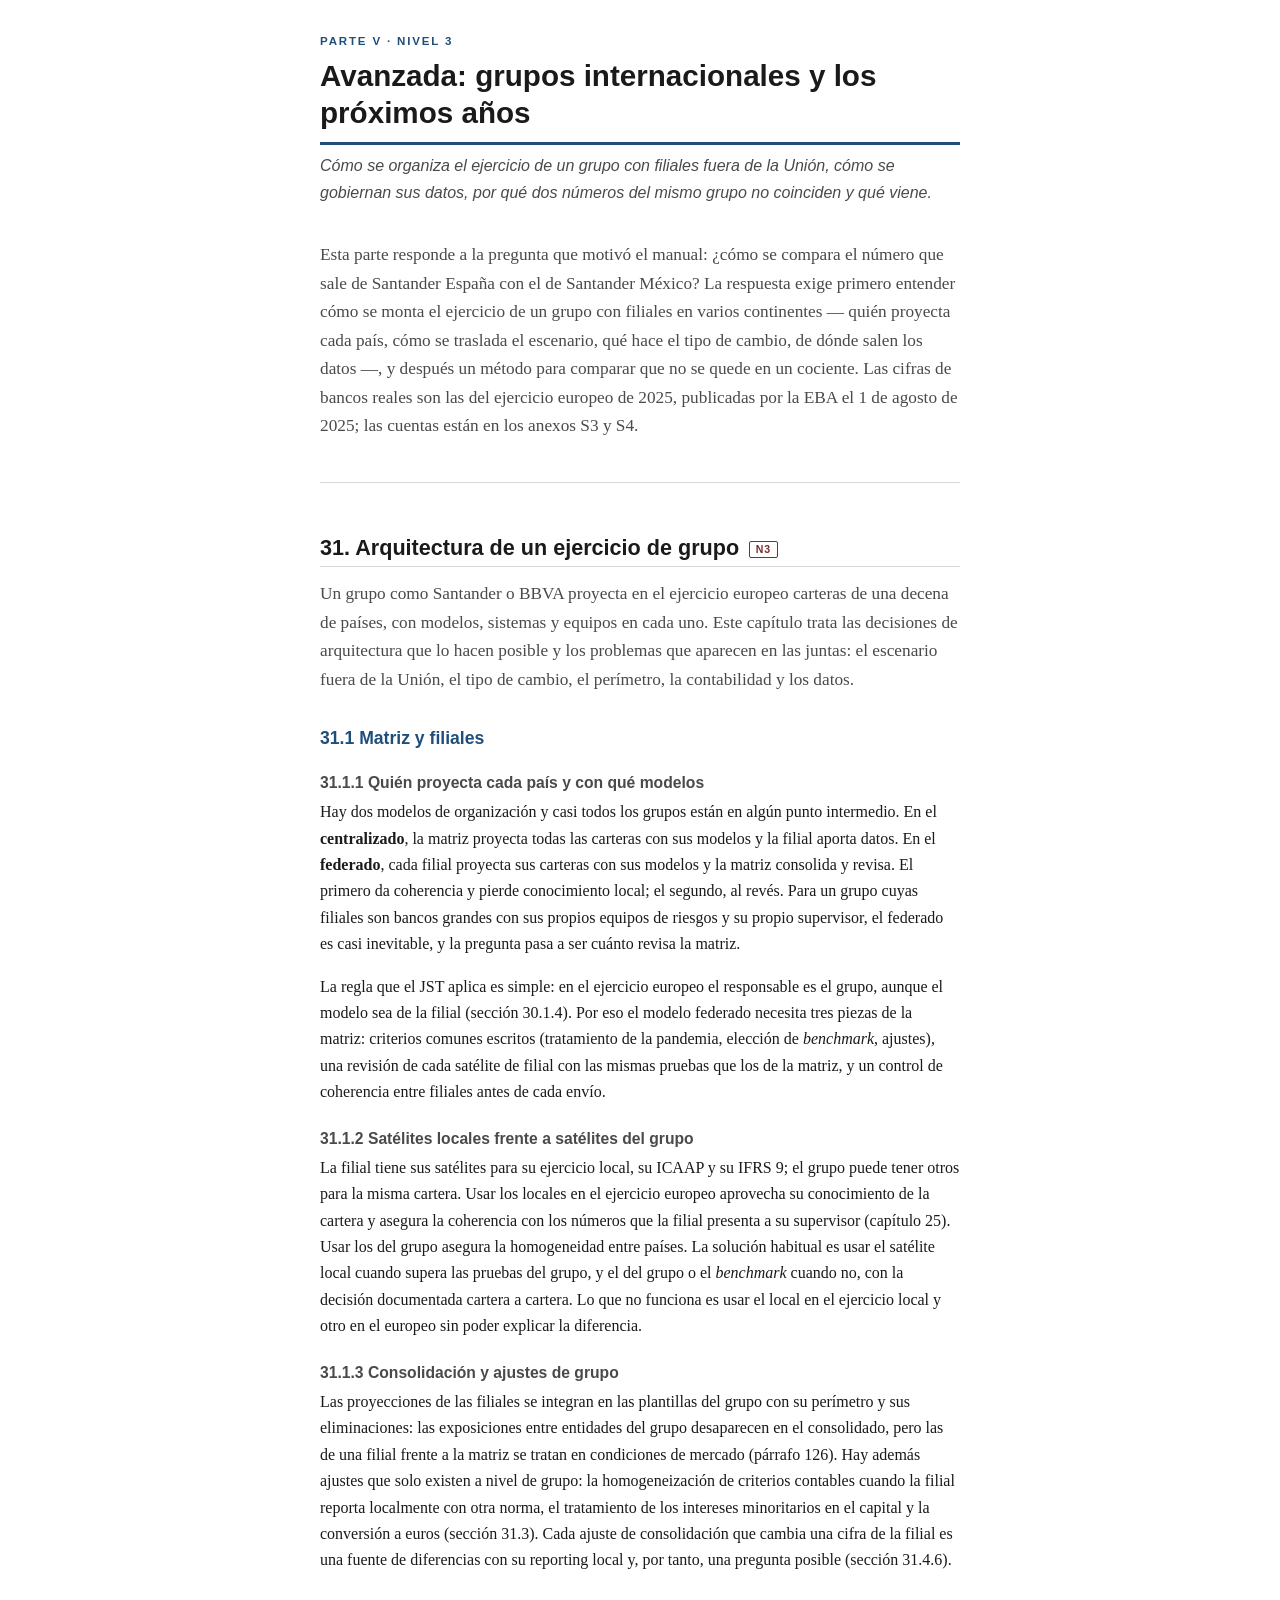
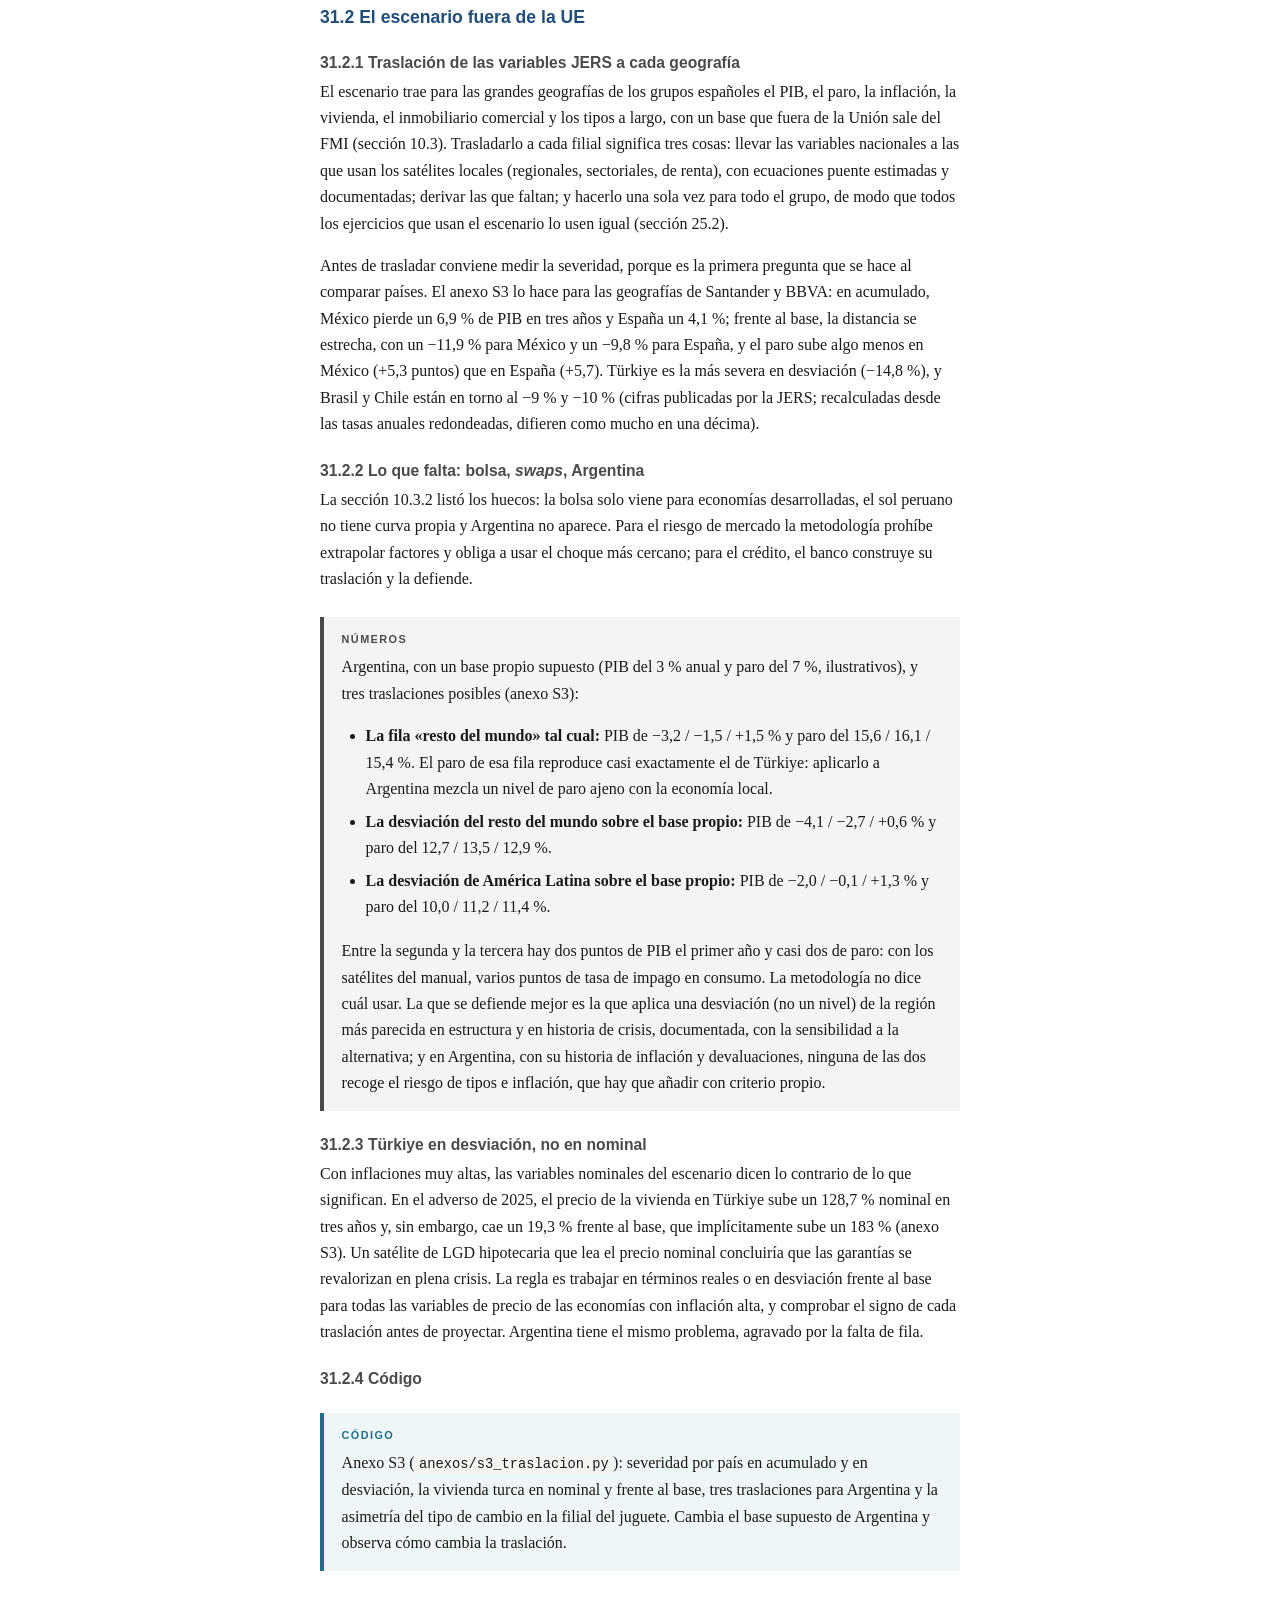
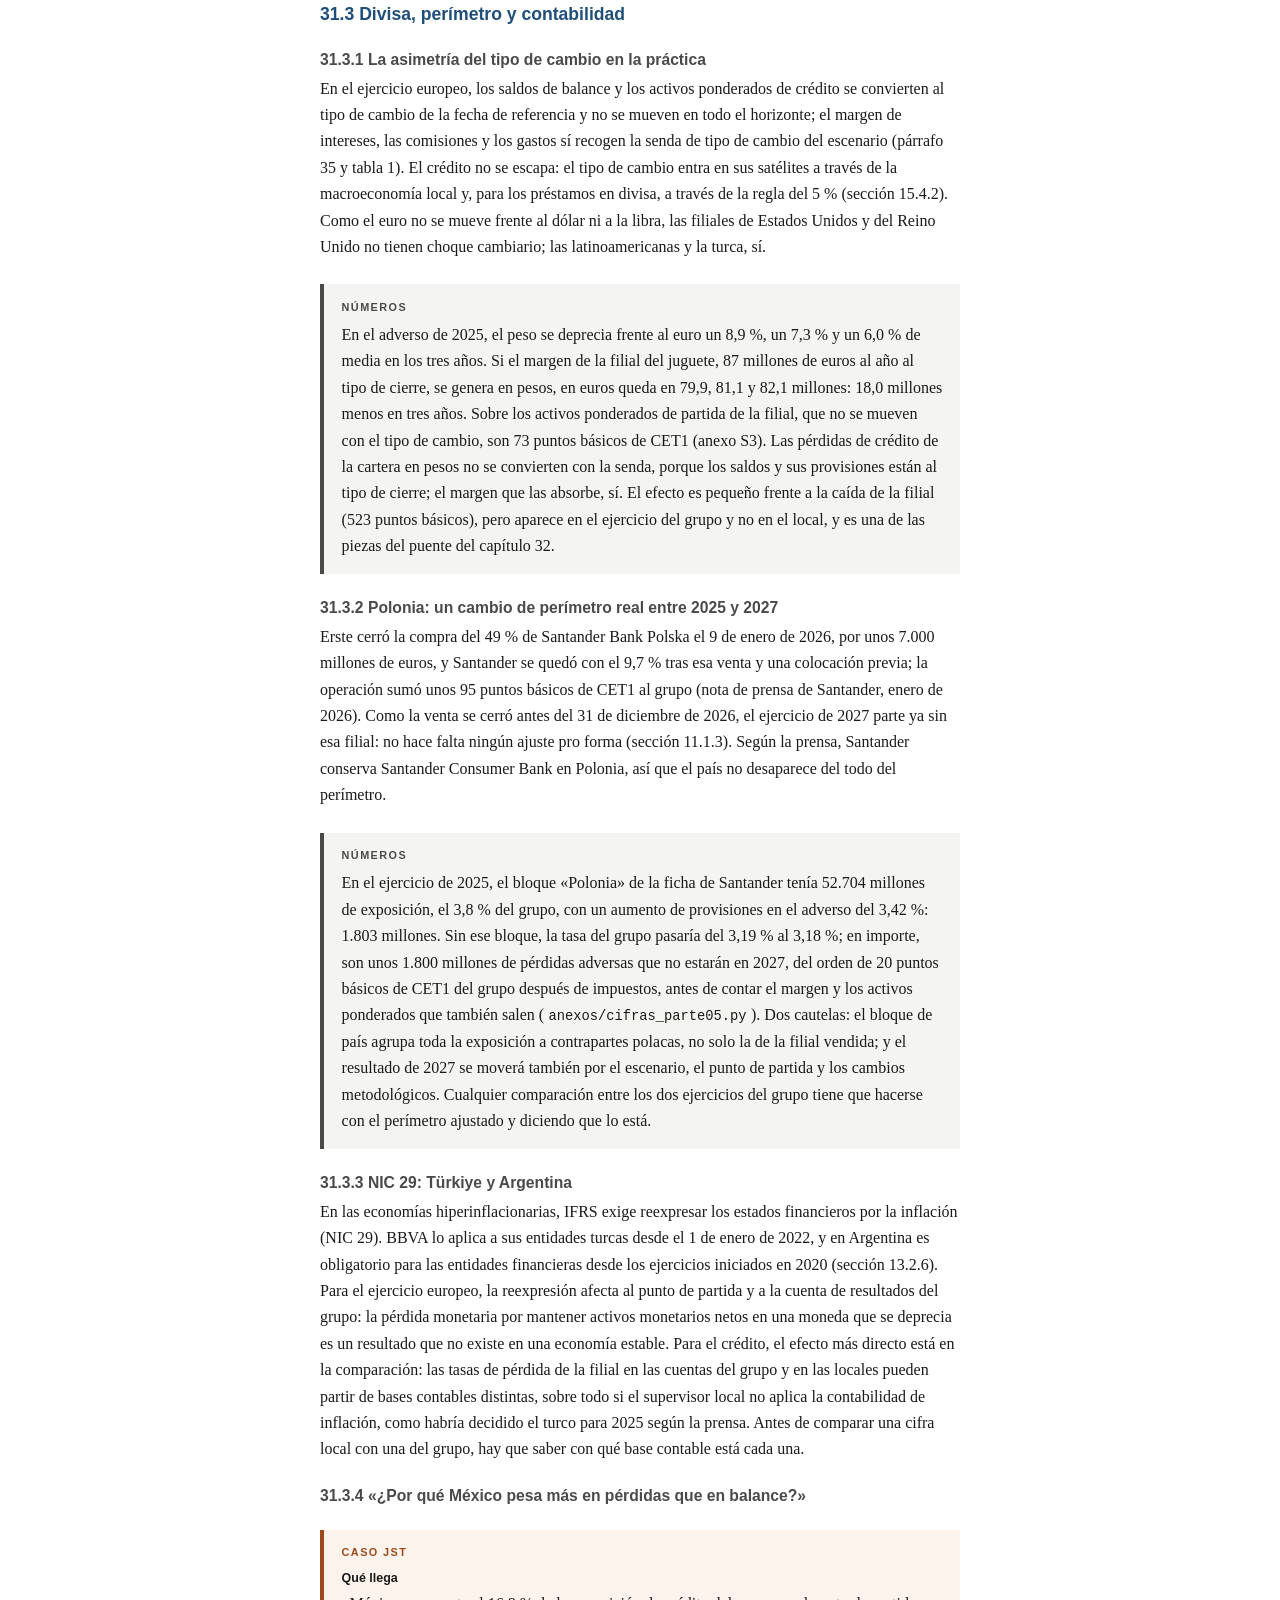
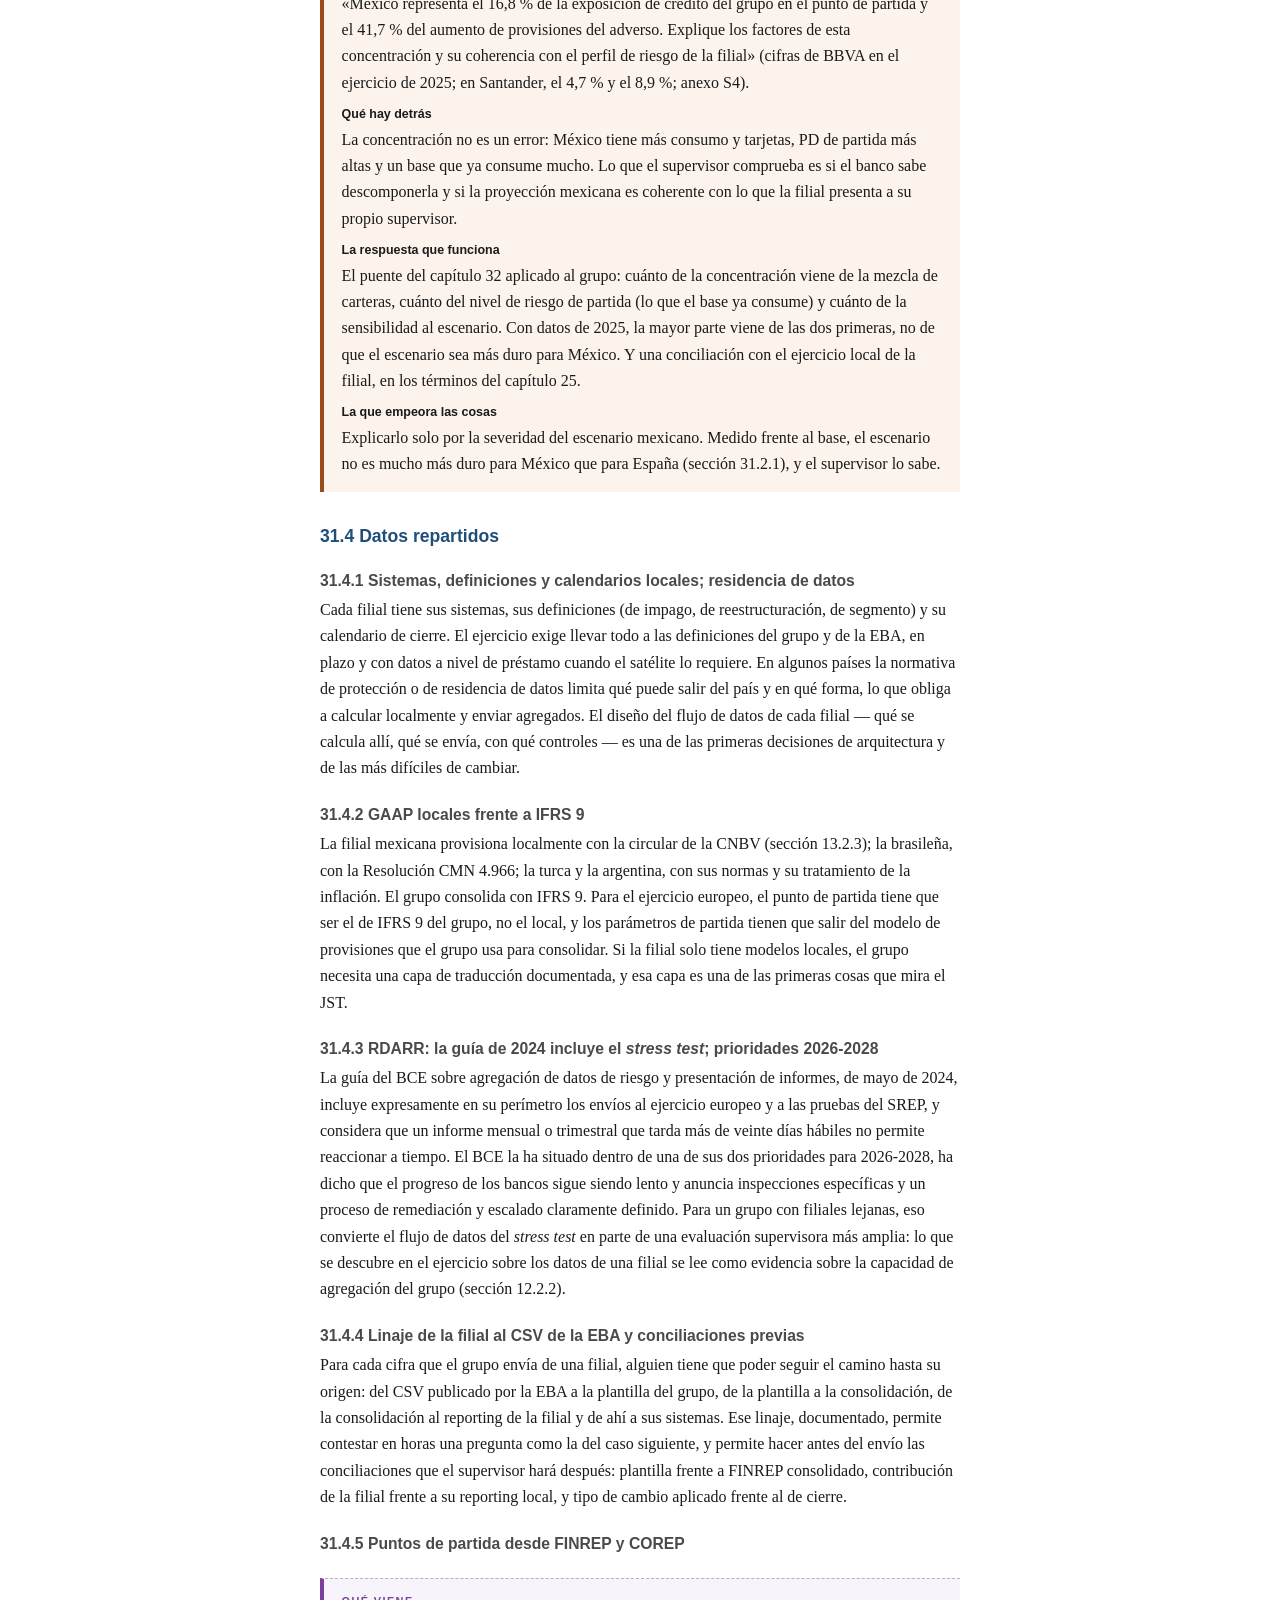
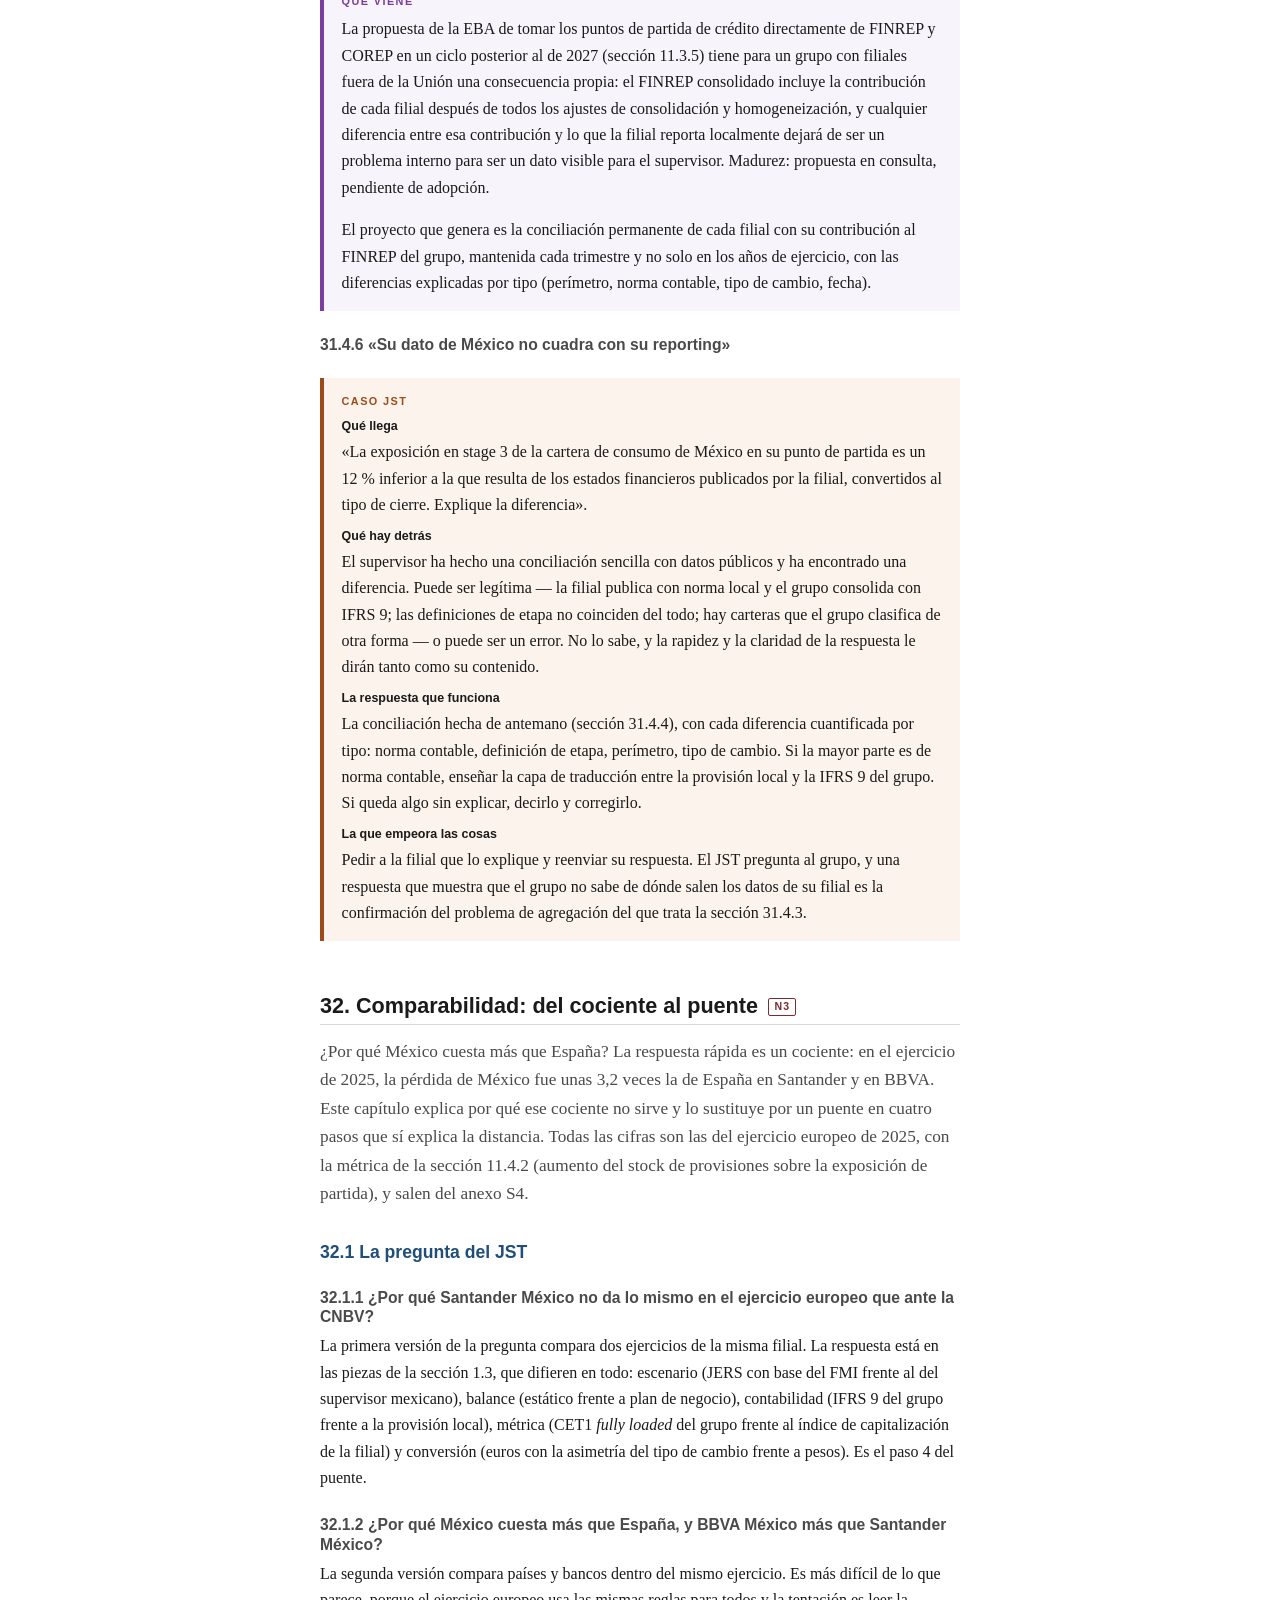
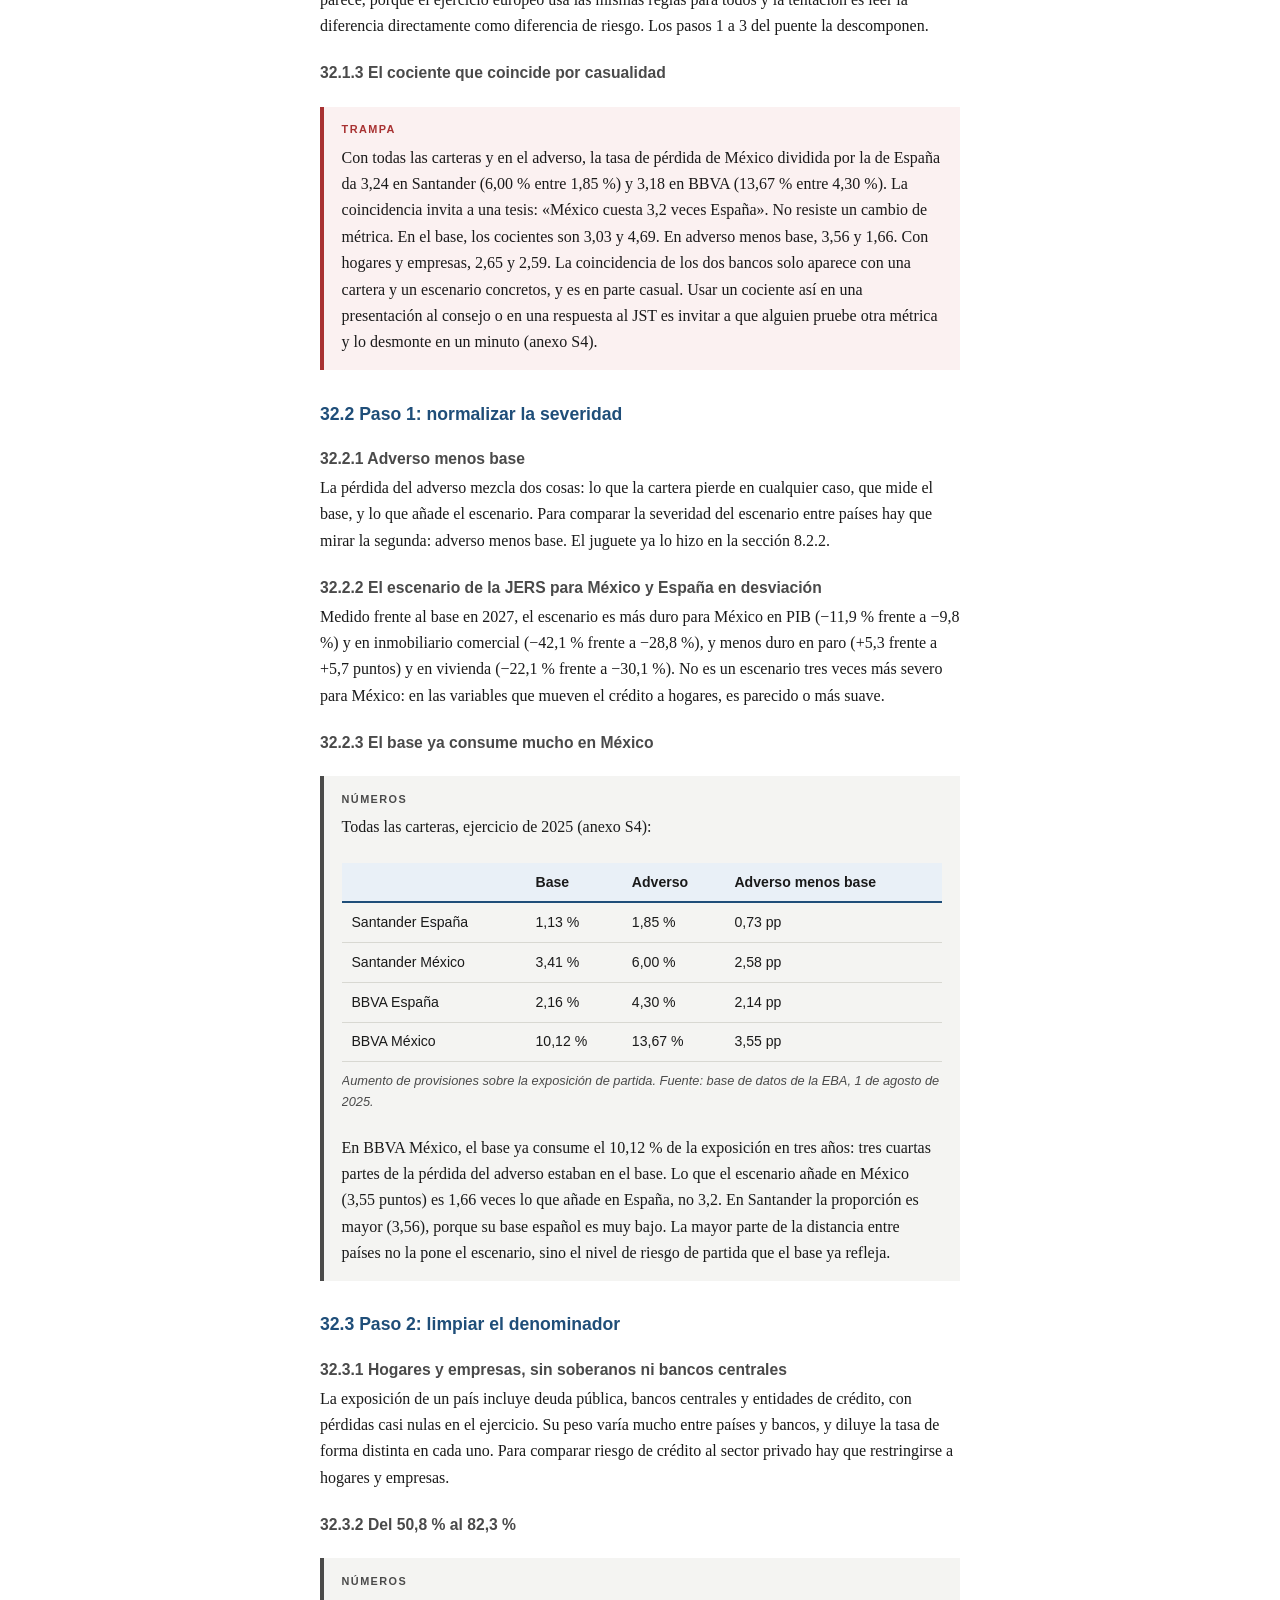
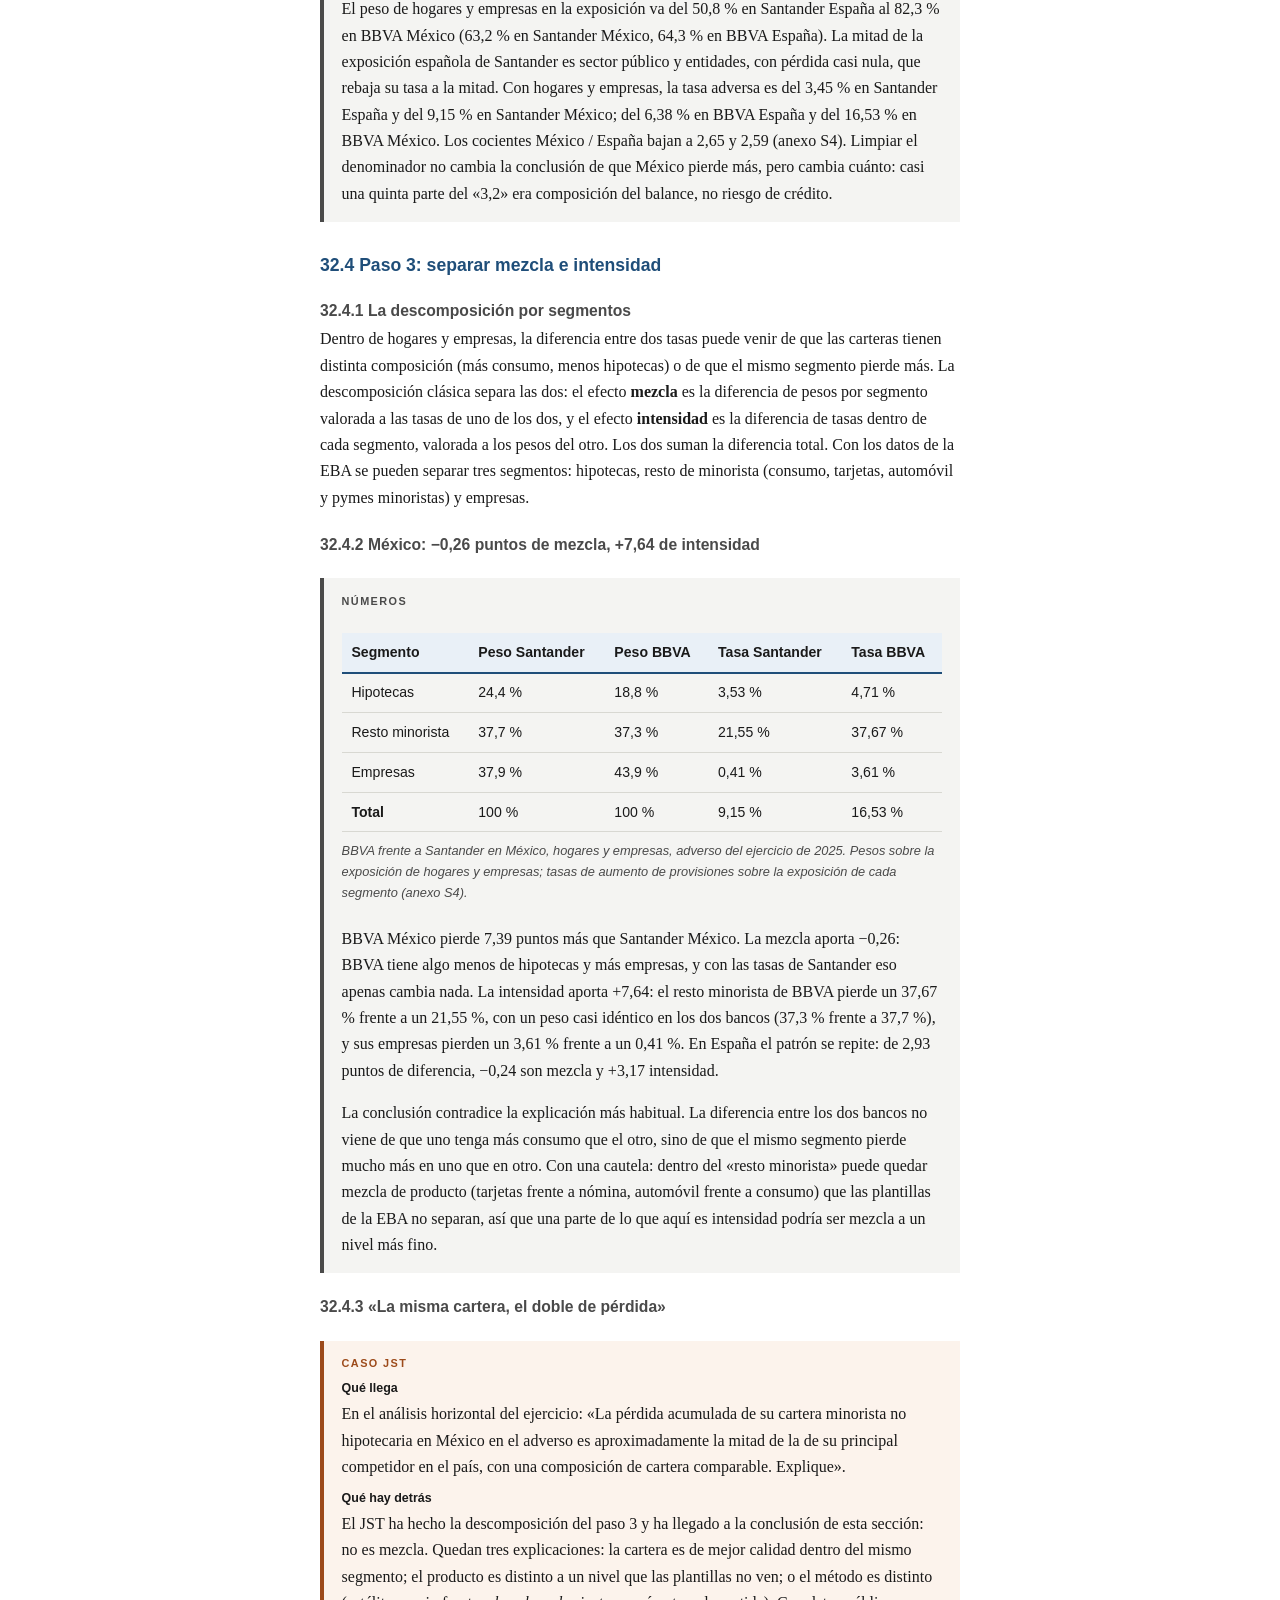
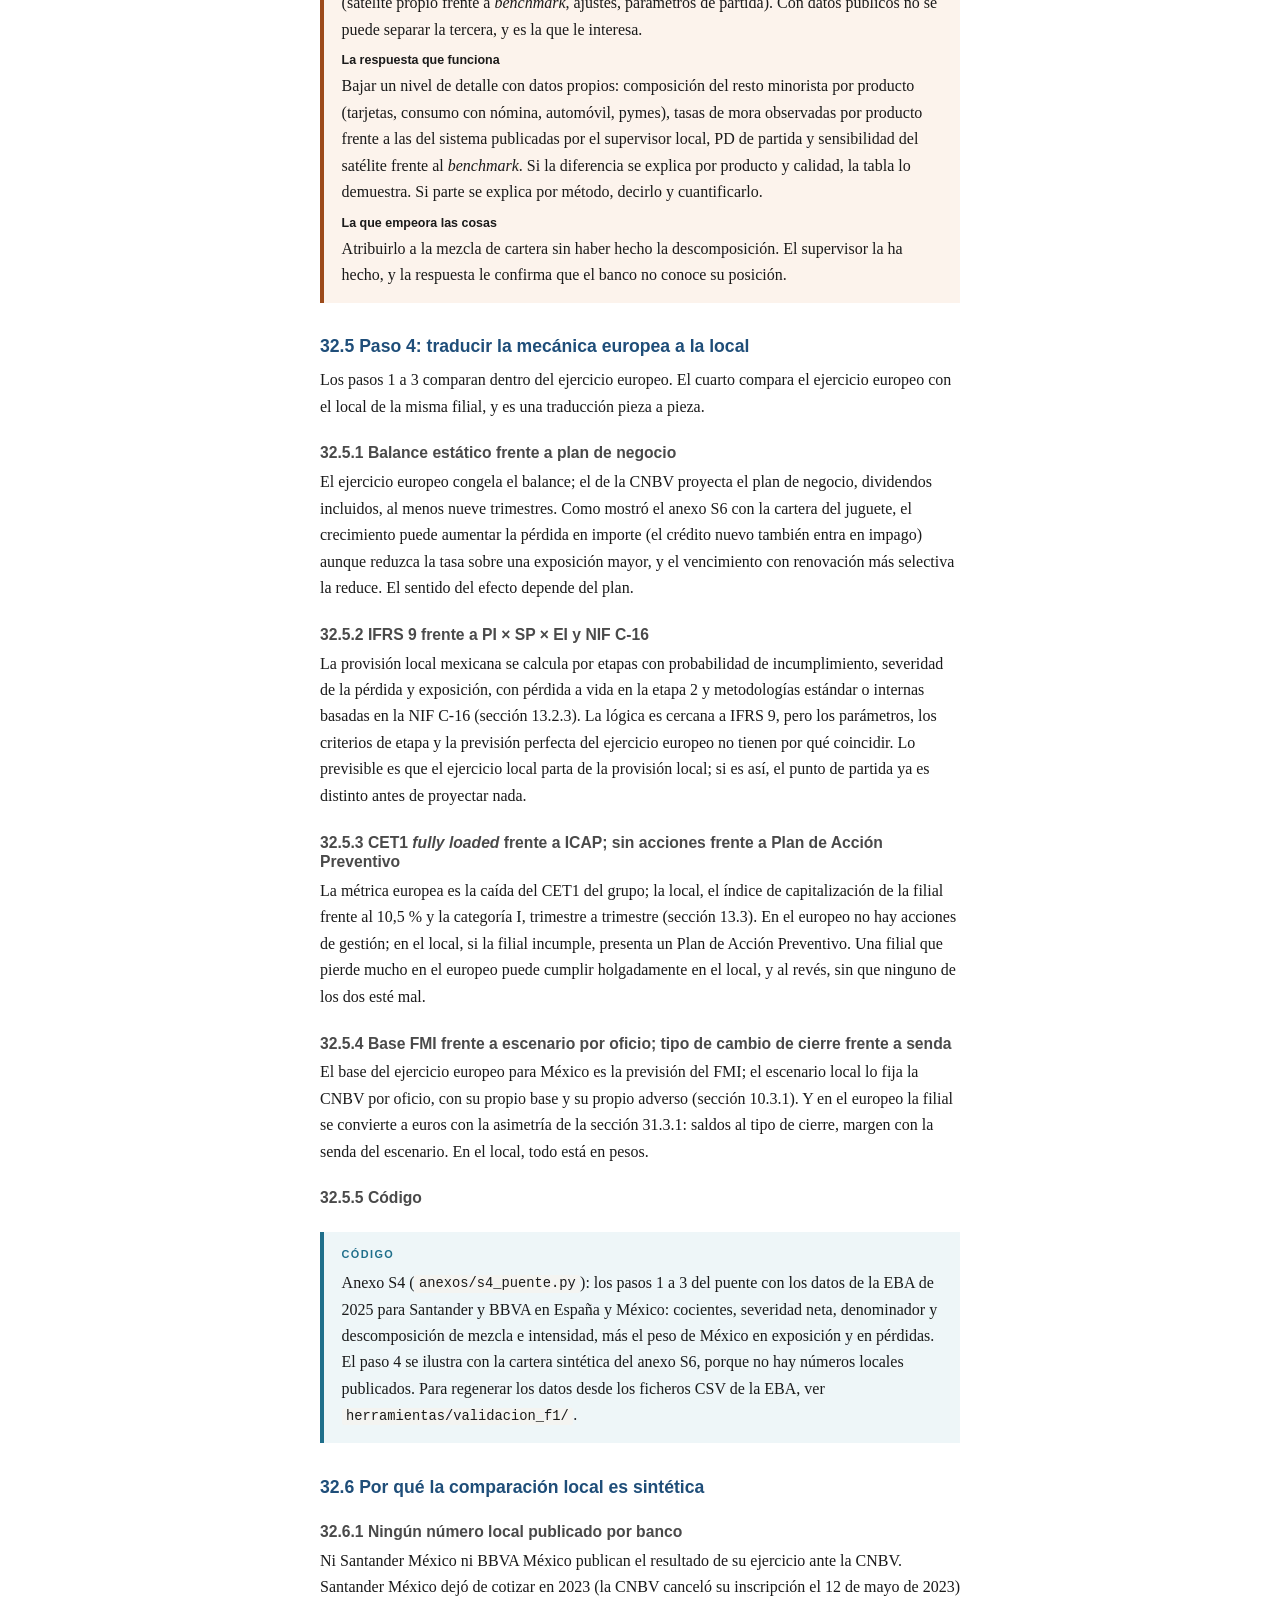
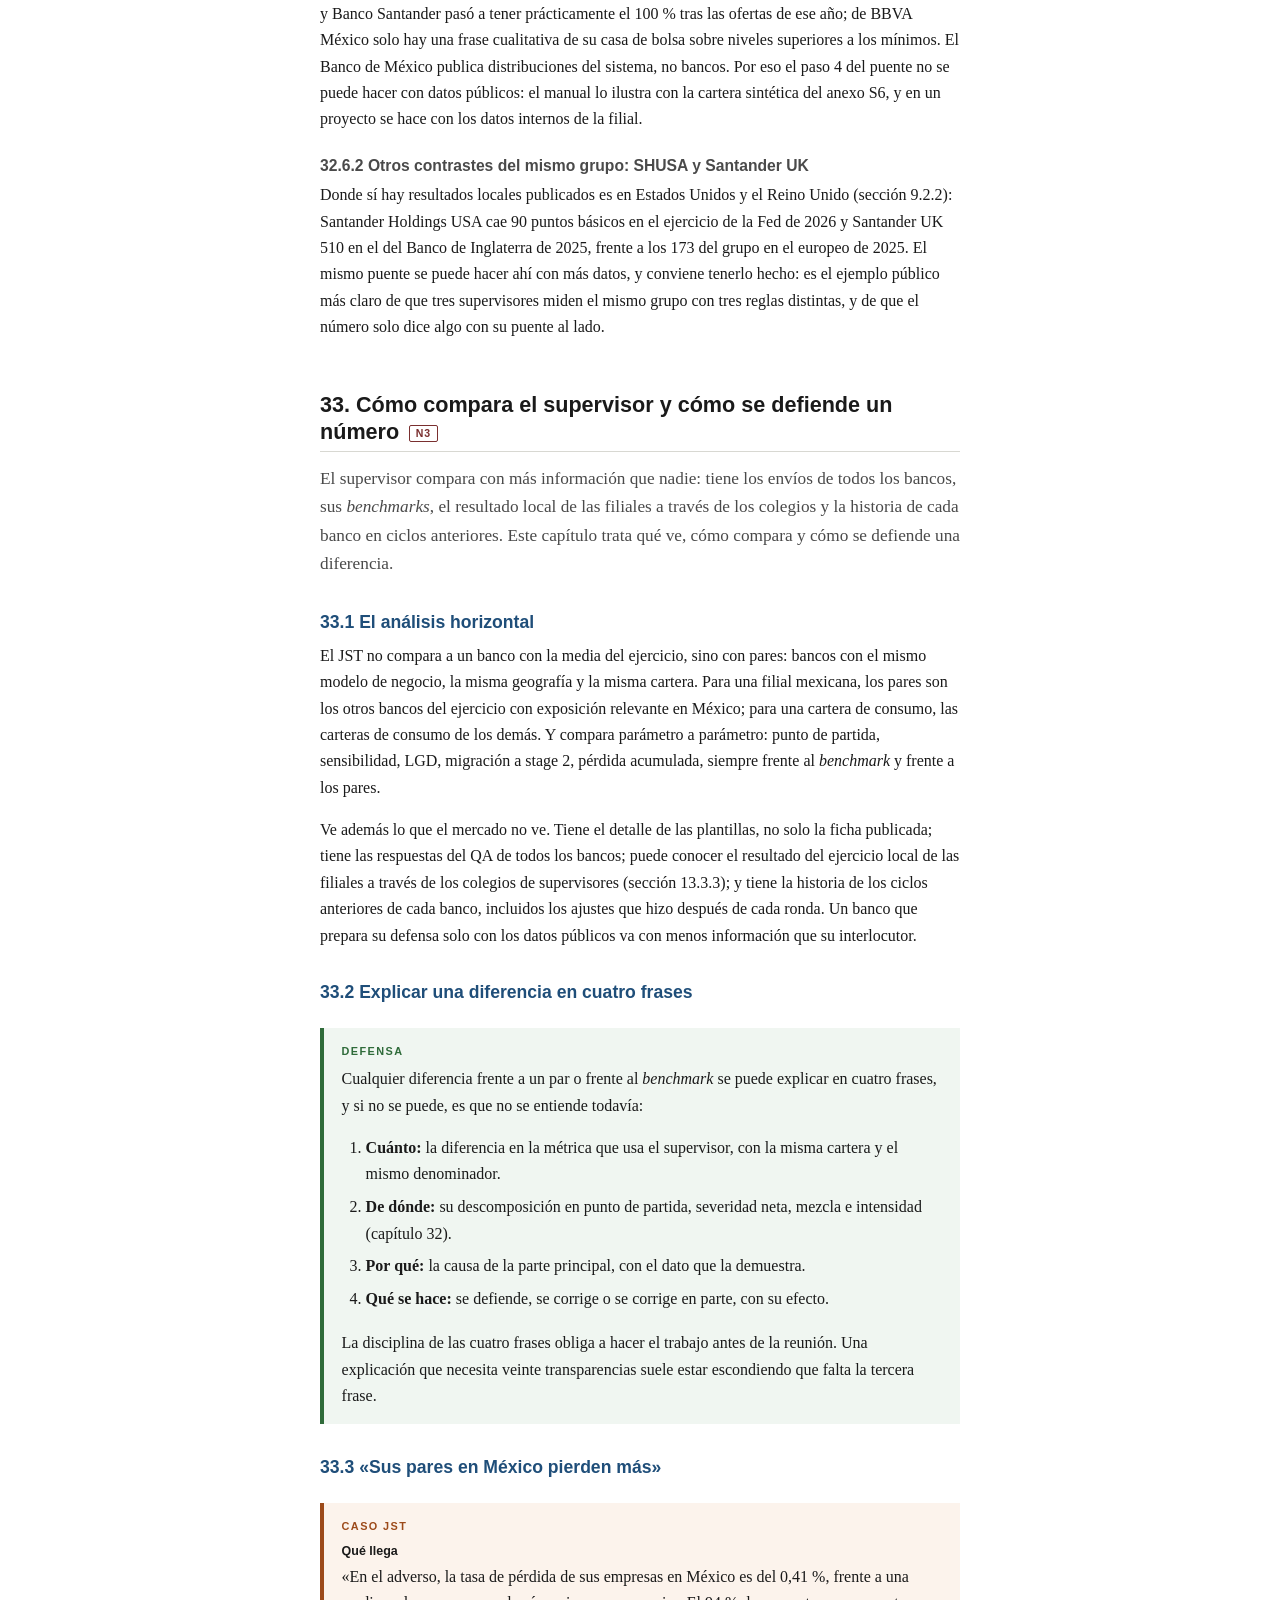
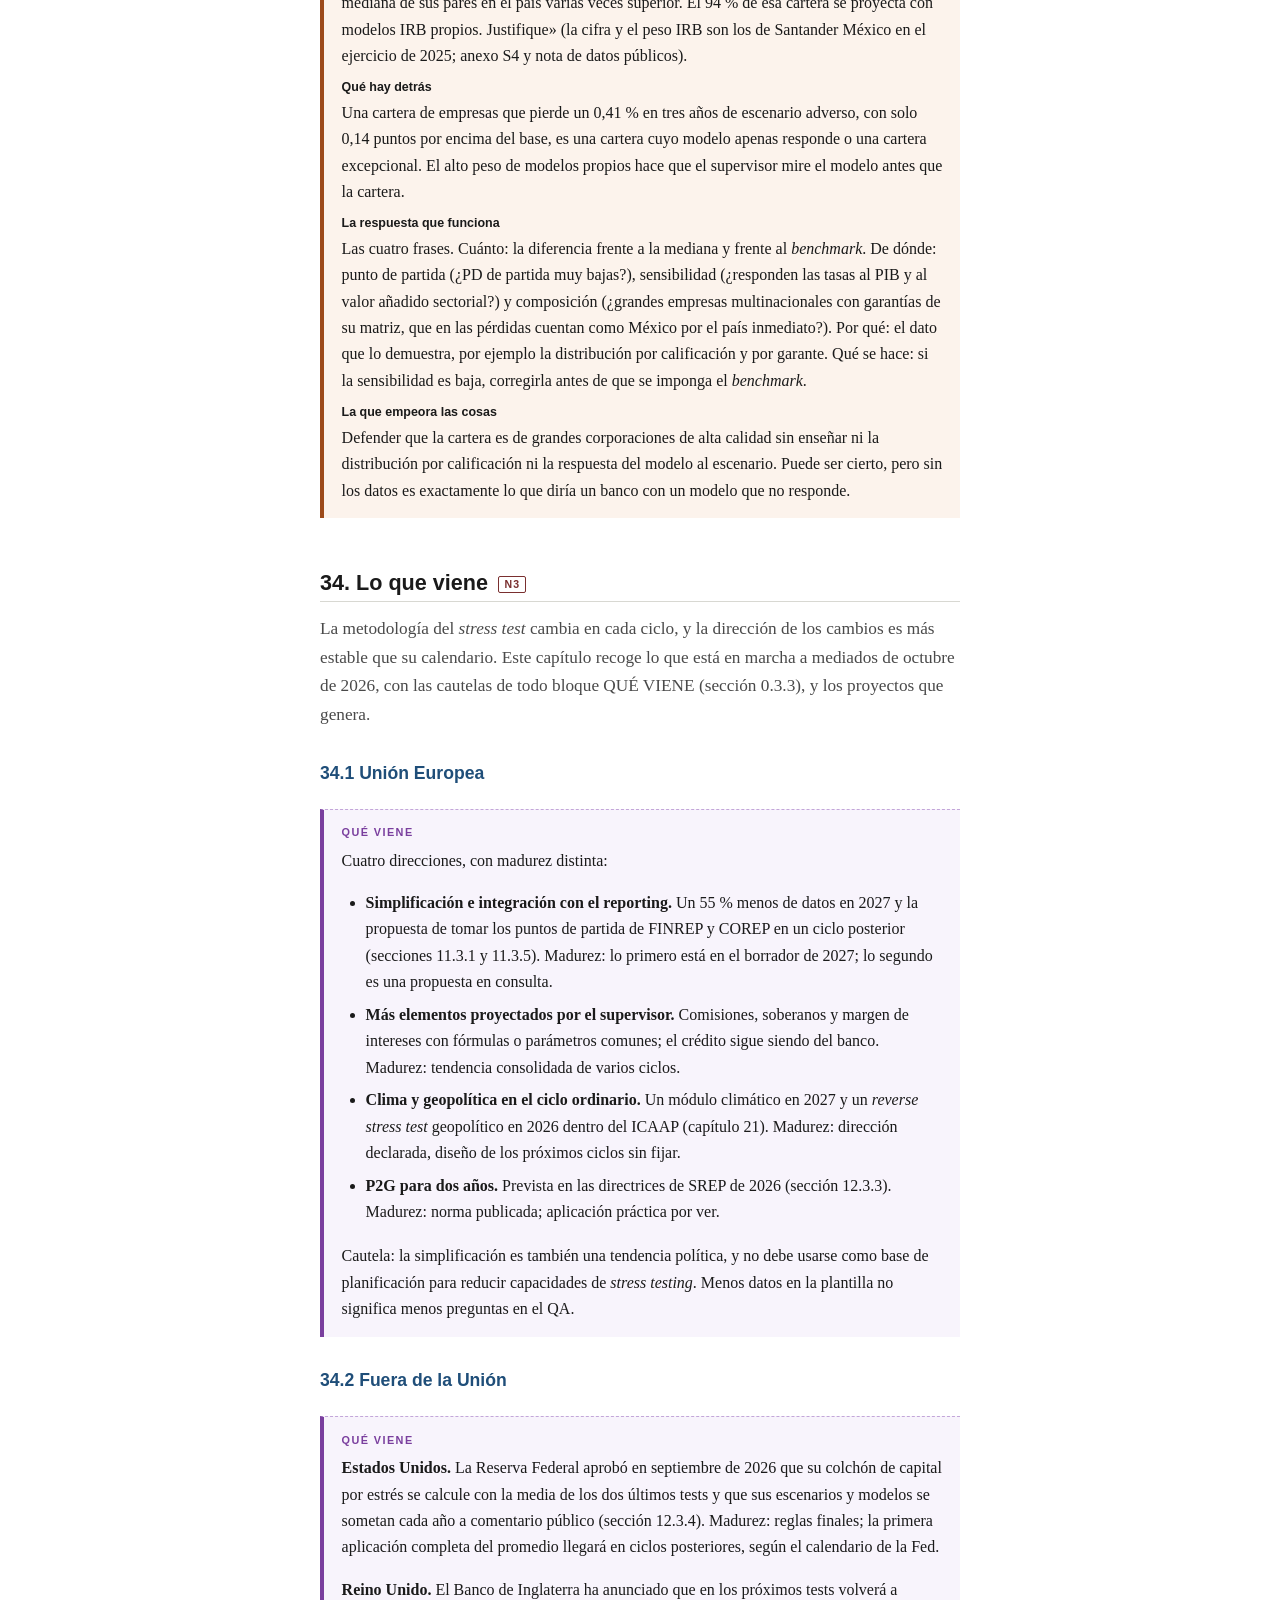
<file: manual/parte-05.html>
<!DOCTYPE html>
<html lang="es">
<head>
<meta charset="utf-8">
<meta name="viewport" content="width=device-width, initial-scale=1">
<title>Parte V — Grupos internacionales</title>
<link rel="stylesheet" href="estilo.css">
</head>
<body>

<p class="eyebrow">Parte V · Nivel 3</p>
<h1>Avanzada: grupos internacionales y los próximos años</h1>
<p class="subtitulo">Cómo se organiza el ejercicio de un grupo con filiales fuera de la Unión, cómo se gobiernan sus datos, por qué dos números del mismo grupo no coinciden y qué viene.</p>

<p class="lead">Esta parte responde a la pregunta que motivó el manual: ¿cómo se compara el número que sale de Santander España con el de Santander México? La respuesta exige primero entender cómo se monta el ejercicio de un grupo con filiales en varios continentes &mdash; quién proyecta cada país, cómo se traslada el escenario, qué hace el tipo de cambio, de dónde salen los datos &mdash;, y después un método para comparar que no se quede en un cociente. Las cifras de bancos reales son las del ejercicio europeo de 2025, publicadas por la EBA el 1 de agosto de 2025; las cuentas están en los anexos S3 y S4.</p>

<hr/>

<!-- ============================================================ -->
<h2 id="cap31">31. Arquitectura de un ejercicio de grupo <span class="nivel n3">N3</span></h2>

<p class="lead">Un grupo como Santander o BBVA proyecta en el ejercicio europeo carteras de una decena de países, con modelos, sistemas y equipos en cada uno. Este capítulo trata las decisiones de arquitectura que lo hacen posible y los problemas que aparecen en las juntas: el escenario fuera de la Unión, el tipo de cambio, el perímetro, la contabilidad y los datos.</p>

<h3 id="s31-1">31.1 Matriz y filiales</h3>

<h4 id="s31-1-1">31.1.1 Quién proyecta cada país y con qué modelos</h4>

<p>Hay dos modelos de organización y casi todos los grupos están en algún punto intermedio. En el <strong>centralizado</strong>, la matriz proyecta todas las carteras con sus modelos y la filial aporta datos. En el <strong>federado</strong>, cada filial proyecta sus carteras con sus modelos y la matriz consolida y revisa. El primero da coherencia y pierde conocimiento local; el segundo, al revés. Para un grupo cuyas filiales son bancos grandes con sus propios equipos de riesgos y su propio supervisor, el federado es casi inevitable, y la pregunta pasa a ser cuánto revisa la matriz.</p>

<p>La regla que el JST aplica es simple: en el ejercicio europeo el responsable es el grupo, aunque el modelo sea de la filial (sección 30.1.4). Por eso el modelo federado necesita tres piezas de la matriz: criterios comunes escritos (tratamiento de la pandemia, elección de <i>benchmark</i>, ajustes), una revisión de cada satélite de filial con las mismas pruebas que los de la matriz, y un control de coherencia entre filiales antes de cada envío.</p>

<h4 id="s31-1-2">31.1.2 Satélites locales frente a satélites del grupo</h4>

<p>La filial tiene sus satélites para su ejercicio local, su ICAAP y su IFRS 9; el grupo puede tener otros para la misma cartera. Usar los locales en el ejercicio europeo aprovecha su conocimiento de la cartera y asegura la coherencia con los números que la filial presenta a su supervisor (capítulo 25). Usar los del grupo asegura la homogeneidad entre países. La solución habitual es usar el satélite local cuando supera las pruebas del grupo, y el del grupo o el <i>benchmark</i> cuando no, con la decisión documentada cartera a cartera. Lo que no funciona es usar el local en el ejercicio local y otro en el europeo sin poder explicar la diferencia.</p>

<h4 id="s31-1-3">31.1.3 Consolidación y ajustes de grupo</h4>

<p>Las proyecciones de las filiales se integran en las plantillas del grupo con su perímetro y sus eliminaciones: las exposiciones entre entidades del grupo desaparecen en el consolidado, pero las de una filial frente a la matriz se tratan en condiciones de mercado (párrafo 126). Hay además ajustes que solo existen a nivel de grupo: la homogeneización de criterios contables cuando la filial reporta localmente con otra norma, el tratamiento de los intereses minoritarios en el capital y la conversión a euros (sección 31.3). Cada ajuste de consolidación que cambia una cifra de la filial es una fuente de diferencias con su reporting local y, por tanto, una pregunta posible (sección 31.4.6).</p>

<h3 id="s31-2">31.2 El escenario fuera de la UE</h3>

<h4 id="s31-2-1">31.2.1 Traslación de las variables JERS a cada geografía</h4>

<p>El escenario trae para las grandes geografías de los grupos españoles el PIB, el paro, la inflación, la vivienda, el inmobiliario comercial y los tipos a largo, con un base que fuera de la Unión sale del FMI (sección 10.3). Trasladarlo a cada filial significa tres cosas: llevar las variables nacionales a las que usan los satélites locales (regionales, sectoriales, de renta), con ecuaciones puente estimadas y documentadas; derivar las que faltan; y hacerlo una sola vez para todo el grupo, de modo que todos los ejercicios que usan el escenario lo usen igual (sección 25.2).</p>

<p>Antes de trasladar conviene medir la severidad, porque es la primera pregunta que se hace al comparar países. El anexo S3 lo hace para las geografías de Santander y BBVA: en acumulado, México pierde un 6,9 % de PIB en tres años y España un 4,1 %; frente al base, la distancia se estrecha, con un −11,9 % para México y un −9,8 % para España, y el paro sube algo menos en México (+5,3 puntos) que en España (+5,7). Türkiye es la más severa en desviación (−14,8 %), y Brasil y Chile están en torno al −9 % y −10 % (cifras publicadas por la JERS; recalculadas desde las tasas anuales redondeadas, difieren como mucho en una décima).</p>

<h4 id="s31-2-2">31.2.2 Lo que falta: bolsa, <i>swaps</i>, Argentina</h4>

<p>La sección 10.3.2 listó los huecos: la bolsa solo viene para economías desarrolladas, el sol peruano no tiene curva propia y Argentina no aparece. Para el riesgo de mercado la metodología prohíbe extrapolar factores y obliga a usar el choque más cercano; para el crédito, el banco construye su traslación y la defiende.</p>

<div class="bloque b-numeros">
<span class="etiqueta">Números</span>
<p>Argentina, con un base propio supuesto (PIB del 3 % anual y paro del 7 %, ilustrativos), y tres traslaciones posibles (anexo S3):</p>
<ul>
<li><strong>La fila «resto del mundo» tal cual:</strong> PIB de −3,2 / −1,5 / +1,5 % y paro del 15,6 / 16,1 / 15,4 %. El paro de esa fila reproduce casi exactamente el de Türkiye: aplicarlo a Argentina mezcla un nivel de paro ajeno con la economía local.</li>
<li><strong>La desviación del resto del mundo sobre el base propio:</strong> PIB de −4,1 / −2,7 / +0,6 % y paro del 12,7 / 13,5 / 12,9 %.</li>
<li><strong>La desviación de América Latina sobre el base propio:</strong> PIB de −2,0 / −0,1 / +1,3 % y paro del 10,0 / 11,2 / 11,4 %.</li>
</ul>
<p>Entre la segunda y la tercera hay dos puntos de PIB el primer año y casi dos de paro: con los satélites del manual, varios puntos de tasa de impago en consumo. La metodología no dice cuál usar. La que se defiende mejor es la que aplica una desviación (no un nivel) de la región más parecida en estructura y en historia de crisis, documentada, con la sensibilidad a la alternativa; y en Argentina, con su historia de inflación y devaluaciones, ninguna de las dos recoge el riesgo de tipos e inflación, que hay que añadir con criterio propio.</p>
</div>

<h4 id="s31-2-3">31.2.3 Türkiye en desviación, no en nominal</h4>

<p>Con inflaciones muy altas, las variables nominales del escenario dicen lo contrario de lo que significan. En el adverso de 2025, el precio de la vivienda en Türkiye sube un 128,7 % nominal en tres años y, sin embargo, cae un 19,3 % frente al base, que implícitamente sube un 183 % (anexo S3). Un satélite de LGD hipotecaria que lea el precio nominal concluiría que las garantías se revalorizan en plena crisis. La regla es trabajar en términos reales o en desviación frente al base para todas las variables de precio de las economías con inflación alta, y comprobar el signo de cada traslación antes de proyectar. Argentina tiene el mismo problema, agravado por la falta de fila.</p>

<h4 id="s31-2-4">31.2.4 Código</h4>

<div class="bloque b-codigo">
<span class="etiqueta">Código</span>
<p>Anexo S3 (<code>anexos/s3_traslacion.py</code>): severidad por país en acumulado y en desviación, la vivienda turca en nominal y frente al base, tres traslaciones para Argentina y la asimetría del tipo de cambio en la filial del juguete. Cambia el base supuesto de Argentina y observa cómo cambia la traslación.</p>
</div>

<h3 id="s31-3">31.3 Divisa, perímetro y contabilidad</h3>

<h4 id="s31-3-1">31.3.1 La asimetría del tipo de cambio en la práctica</h4>

<p>En el ejercicio europeo, los saldos de balance y los activos ponderados de crédito se convierten al tipo de cambio de la fecha de referencia y no se mueven en todo el horizonte; el margen de intereses, las comisiones y los gastos sí recogen la senda de tipo de cambio del escenario (párrafo 35 y tabla 1). El crédito no se escapa: el tipo de cambio entra en sus satélites a través de la macroeconomía local y, para los préstamos en divisa, a través de la regla del 5 % (sección 15.4.2). Como el euro no se mueve frente al dólar ni a la libra, las filiales de Estados Unidos y del Reino Unido no tienen choque cambiario; las latinoamericanas y la turca, sí.</p>

<div class="bloque b-numeros">
<span class="etiqueta">Números</span>
<p>En el adverso de 2025, el peso se deprecia frente al euro un 8,9 %, un 7,3 % y un 6,0 % de media en los tres años. Si el margen de la filial del juguete, 87 millones de euros al año al tipo de cierre, se genera en pesos, en euros queda en 79,9, 81,1 y 82,1 millones: 18,0 millones menos en tres años. Sobre los activos ponderados de partida de la filial, que no se mueven con el tipo de cambio, son 73 puntos básicos de CET1 (anexo S3). Las pérdidas de crédito de la cartera en pesos no se convierten con la senda, porque los saldos y sus provisiones están al tipo de cierre; el margen que las absorbe, sí. El efecto es pequeño frente a la caída de la filial (523 puntos básicos), pero aparece en el ejercicio del grupo y no en el local, y es una de las piezas del puente del capítulo 32.</p>
</div>

<h4 id="s31-3-2">31.3.2 Polonia: un cambio de perímetro real entre 2025 y 2027</h4>

<p>Erste cerró la compra del 49 % de Santander Bank Polska el 9 de enero de 2026, por unos 7.000 millones de euros, y Santander se quedó con el 9,7 % tras esa venta y una colocación previa; la operación sumó unos 95 puntos básicos de CET1 al grupo (nota de prensa de Santander, enero de 2026). Como la venta se cerró antes del 31 de diciembre de 2026, el ejercicio de 2027 parte ya sin esa filial: no hace falta ningún ajuste pro forma (sección 11.1.3). Según la prensa, Santander conserva Santander Consumer Bank en Polonia, así que el país no desaparece del todo del perímetro.</p>

<div class="bloque b-numeros">
<span class="etiqueta">Números</span>
<p>En el ejercicio de 2025, el bloque «Polonia» de la ficha de Santander tenía 52.704 millones de exposición, el 3,8 % del grupo, con un aumento de provisiones en el adverso del 3,42 %: 1.803 millones. Sin ese bloque, la tasa del grupo pasaría del 3,19 % al 3,18 %; en importe, son unos 1.800 millones de pérdidas adversas que no estarán en 2027, del orden de 20 puntos básicos de CET1 del grupo después de impuestos, antes de contar el margen y los activos ponderados que también salen (<code>anexos/cifras_parte05.py</code>). Dos cautelas: el bloque de país agrupa toda la exposición a contrapartes polacas, no solo la de la filial vendida; y el resultado de 2027 se moverá también por el escenario, el punto de partida y los cambios metodológicos. Cualquier comparación entre los dos ejercicios del grupo tiene que hacerse con el perímetro ajustado y diciendo que lo está.</p>
</div>

<h4 id="s31-3-3">31.3.3 NIC 29: Türkiye y Argentina</h4>

<p>En las economías hiperinflacionarias, IFRS exige reexpresar los estados financieros por la inflación (NIC 29). BBVA lo aplica a sus entidades turcas desde el 1 de enero de 2022, y en Argentina es obligatorio para las entidades financieras desde los ejercicios iniciados en 2020 (sección 13.2.6). Para el ejercicio europeo, la reexpresión afecta al punto de partida y a la cuenta de resultados del grupo: la pérdida monetaria por mantener activos monetarios netos en una moneda que se deprecia es un resultado que no existe en una economía estable. Para el crédito, el efecto más directo está en la comparación: las tasas de pérdida de la filial en las cuentas del grupo y en las locales pueden partir de bases contables distintas, sobre todo si el supervisor local no aplica la contabilidad de inflación, como habría decidido el turco para 2025 según la prensa. Antes de comparar una cifra local con una del grupo, hay que saber con qué base contable está cada una.</p>

<h4 id="s31-3-4">31.3.4 «¿Por qué México pesa más en pérdidas que en balance?»</h4>

<div class="bloque b-caso">
<span class="etiqueta">Caso JST</span>
<dl>
<dt>Qué llega</dt>
<dd>«México representa el 16,8 % de la exposición de crédito del grupo en el punto de partida y el 41,7 % del aumento de provisiones del adverso. Explique los factores de esta concentración y su coherencia con el perfil de riesgo de la filial» (cifras de BBVA en el ejercicio de 2025; en Santander, el 4,7 % y el 8,9 %; anexo S4).</dd>
<dt>Qué hay detrás</dt>
<dd>La concentración no es un error: México tiene más consumo y tarjetas, PD de partida más altas y un base que ya consume mucho. Lo que el supervisor comprueba es si el banco sabe descomponerla y si la proyección mexicana es coherente con lo que la filial presenta a su propio supervisor.</dd>
<dt>La respuesta que funciona</dt>
<dd>El puente del capítulo 32 aplicado al grupo: cuánto de la concentración viene de la mezcla de carteras, cuánto del nivel de riesgo de partida (lo que el base ya consume) y cuánto de la sensibilidad al escenario. Con datos de 2025, la mayor parte viene de las dos primeras, no de que el escenario sea más duro para México. Y una conciliación con el ejercicio local de la filial, en los términos del capítulo 25.</dd>
<dt>La que empeora las cosas</dt>
<dd>Explicarlo solo por la severidad del escenario mexicano. Medido frente al base, el escenario no es mucho más duro para México que para España (sección 31.2.1), y el supervisor lo sabe.</dd>
</dl>
</div>

<h3 id="s31-4">31.4 Datos repartidos</h3>

<h4 id="s31-4-1">31.4.1 Sistemas, definiciones y calendarios locales; residencia de datos</h4>

<p>Cada filial tiene sus sistemas, sus definiciones (de impago, de reestructuración, de segmento) y su calendario de cierre. El ejercicio exige llevar todo a las definiciones del grupo y de la EBA, en plazo y con datos a nivel de préstamo cuando el satélite lo requiere. En algunos países la normativa de protección o de residencia de datos limita qué puede salir del país y en qué forma, lo que obliga a calcular localmente y enviar agregados. El diseño del flujo de datos de cada filial &mdash; qué se calcula allí, qué se envía, con qué controles &mdash; es una de las primeras decisiones de arquitectura y de las más difíciles de cambiar.</p>

<h4 id="s31-4-2">31.4.2 GAAP locales frente a IFRS 9</h4>

<p>La filial mexicana provisiona localmente con la circular de la CNBV (sección 13.2.3); la brasileña, con la Resolución CMN 4.966; la turca y la argentina, con sus normas y su tratamiento de la inflación. El grupo consolida con IFRS 9. Para el ejercicio europeo, el punto de partida tiene que ser el de IFRS 9 del grupo, no el local, y los parámetros de partida tienen que salir del modelo de provisiones que el grupo usa para consolidar. Si la filial solo tiene modelos locales, el grupo necesita una capa de traducción documentada, y esa capa es una de las primeras cosas que mira el JST.</p>

<h4 id="s31-4-3">31.4.3 RDARR: la guía de 2024 incluye el <i>stress test</i>; prioridades 2026-2028</h4>

<p>La guía del BCE sobre agregación de datos de riesgo y presentación de informes, de mayo de 2024, incluye expresamente en su perímetro los envíos al ejercicio europeo y a las pruebas del SREP, y considera que un informe mensual o trimestral que tarda más de veinte días hábiles no permite reaccionar a tiempo. El BCE la ha situado dentro de una de sus dos prioridades para 2026-2028, ha dicho que el progreso de los bancos sigue siendo lento y anuncia inspecciones específicas y un proceso de remediación y escalado claramente definido. Para un grupo con filiales lejanas, eso convierte el flujo de datos del <i>stress test</i> en parte de una evaluación supervisora más amplia: lo que se descubre en el ejercicio sobre los datos de una filial se lee como evidencia sobre la capacidad de agregación del grupo (sección 12.2.2).</p>

<h4 id="s31-4-4">31.4.4 Linaje de la filial al CSV de la EBA y conciliaciones previas</h4>

<p>Para cada cifra que el grupo envía de una filial, alguien tiene que poder seguir el camino hasta su origen: del CSV publicado por la EBA a la plantilla del grupo, de la plantilla a la consolidación, de la consolidación al reporting de la filial y de ahí a sus sistemas. Ese linaje, documentado, permite contestar en horas una pregunta como la del caso siguiente, y permite hacer antes del envío las conciliaciones que el supervisor hará después: plantilla frente a FINREP consolidado, contribución de la filial frente a su reporting local, y tipo de cambio aplicado frente al de cierre.</p>

<h4 id="s31-4-5">31.4.5 Puntos de partida desde FINREP y COREP</h4>

<div class="bloque b-viene">
<span class="etiqueta">Qué viene</span>
<p>La propuesta de la EBA de tomar los puntos de partida de crédito directamente de FINREP y COREP en un ciclo posterior al de 2027 (sección 11.3.5) tiene para un grupo con filiales fuera de la Unión una consecuencia propia: el FINREP consolidado incluye la contribución de cada filial después de todos los ajustes de consolidación y homogeneización, y cualquier diferencia entre esa contribución y lo que la filial reporta localmente dejará de ser un problema interno para ser un dato visible para el supervisor. Madurez: propuesta en consulta, pendiente de adopción.</p>
<p>El proyecto que genera es la conciliación permanente de cada filial con su contribución al FINREP del grupo, mantenida cada trimestre y no solo en los años de ejercicio, con las diferencias explicadas por tipo (perímetro, norma contable, tipo de cambio, fecha).</p>
</div>

<h4 id="s31-4-6">31.4.6 «Su dato de México no cuadra con su reporting»</h4>

<div class="bloque b-caso">
<span class="etiqueta">Caso JST</span>
<dl>
<dt>Qué llega</dt>
<dd>«La exposición en stage 3 de la cartera de consumo de México en su punto de partida es un 12 % inferior a la que resulta de los estados financieros publicados por la filial, convertidos al tipo de cierre. Explique la diferencia».</dd>
<dt>Qué hay detrás</dt>
<dd>El supervisor ha hecho una conciliación sencilla con datos públicos y ha encontrado una diferencia. Puede ser legítima &mdash; la filial publica con norma local y el grupo consolida con IFRS 9; las definiciones de etapa no coinciden del todo; hay carteras que el grupo clasifica de otra forma &mdash; o puede ser un error. No lo sabe, y la rapidez y la claridad de la respuesta le dirán tanto como su contenido.</dd>
<dt>La respuesta que funciona</dt>
<dd>La conciliación hecha de antemano (sección 31.4.4), con cada diferencia cuantificada por tipo: norma contable, definición de etapa, perímetro, tipo de cambio. Si la mayor parte es de norma contable, enseñar la capa de traducción entre la provisión local y la IFRS 9 del grupo. Si queda algo sin explicar, decirlo y corregirlo.</dd>
<dt>La que empeora las cosas</dt>
<dd>Pedir a la filial que lo explique y reenviar su respuesta. El JST pregunta al grupo, y una respuesta que muestra que el grupo no sabe de dónde salen los datos de su filial es la confirmación del problema de agregación del que trata la sección 31.4.3.</dd>
</dl>
</div>

<!-- ============================================================ -->
<h2 id="cap32">32. Comparabilidad: del cociente al puente <span class="nivel n3">N3</span></h2>

<p class="lead">¿Por qué México cuesta más que España? La respuesta rápida es un cociente: en el ejercicio de 2025, la pérdida de México fue unas 3,2 veces la de España en Santander y en BBVA. Este capítulo explica por qué ese cociente no sirve y lo sustituye por un puente en cuatro pasos que sí explica la distancia. Todas las cifras son las del ejercicio europeo de 2025, con la métrica de la sección 11.4.2 (aumento del stock de provisiones sobre la exposición de partida), y salen del anexo S4.</p>

<h3 id="s32-1">32.1 La pregunta del JST</h3>

<h4 id="s32-1-1">32.1.1 ¿Por qué Santander México no da lo mismo en el ejercicio europeo que ante la CNBV?</h4>

<p>La primera versión de la pregunta compara dos ejercicios de la misma filial. La respuesta está en las piezas de la sección 1.3, que difieren en todo: escenario (JERS con base del FMI frente al del supervisor mexicano), balance (estático frente a plan de negocio), contabilidad (IFRS 9 del grupo frente a la provisión local), métrica (CET1 <i>fully loaded</i> del grupo frente al índice de capitalización de la filial) y conversión (euros con la asimetría del tipo de cambio frente a pesos). Es el paso 4 del puente.</p>

<h4 id="s32-1-2">32.1.2 ¿Por qué México cuesta más que España, y BBVA México más que Santander México?</h4>

<p>La segunda versión compara países y bancos dentro del mismo ejercicio. Es más difícil de lo que parece, porque el ejercicio europeo usa las mismas reglas para todos y la tentación es leer la diferencia directamente como diferencia de riesgo. Los pasos 1 a 3 del puente la descomponen.</p>

<h4 id="s32-1-3">32.1.3 El cociente que coincide por casualidad</h4>

<div class="bloque b-trampa">
<span class="etiqueta">Trampa</span>
<p>Con todas las carteras y en el adverso, la tasa de pérdida de México dividida por la de España da 3,24 en Santander (6,00 % entre 1,85 %) y 3,18 en BBVA (13,67 % entre 4,30 %). La coincidencia invita a una tesis: «México cuesta 3,2 veces España». No resiste un cambio de métrica. En el base, los cocientes son 3,03 y 4,69. En adverso menos base, 3,56 y 1,66. Con hogares y empresas, 2,65 y 2,59. La coincidencia de los dos bancos solo aparece con una cartera y un escenario concretos, y es en parte casual. Usar un cociente así en una presentación al consejo o en una respuesta al JST es invitar a que alguien pruebe otra métrica y lo desmonte en un minuto (anexo S4).</p>
</div>

<h3 id="s32-2">32.2 Paso 1: normalizar la severidad</h3>

<h4 id="s32-2-1">32.2.1 Adverso menos base</h4>

<p>La pérdida del adverso mezcla dos cosas: lo que la cartera pierde en cualquier caso, que mide el base, y lo que añade el escenario. Para comparar la severidad del escenario entre países hay que mirar la segunda: adverso menos base. El juguete ya lo hizo en la sección 8.2.2.</p>

<h4 id="s32-2-2">32.2.2 El escenario de la JERS para México y España en desviación</h4>

<p>Medido frente al base en 2027, el escenario es más duro para México en PIB (−11,9 % frente a −9,8 %) y en inmobiliario comercial (−42,1 % frente a −28,8 %), y menos duro en paro (+5,3 frente a +5,7 puntos) y en vivienda (−22,1 % frente a −30,1 %). No es un escenario tres veces más severo para México: en las variables que mueven el crédito a hogares, es parecido o más suave.</p>

<h4 id="s32-2-3">32.2.3 El base ya consume mucho en México</h4>

<div class="bloque b-numeros">
<span class="etiqueta">Números</span>
<p>Todas las carteras, ejercicio de 2025 (anexo S4):</p>
<div class="tabla-scroll">
<table>
<caption>Aumento de provisiones sobre la exposición de partida. Fuente: base de datos de la EBA, 1 de agosto de 2025.</caption>
<thead><tr><th></th><th>Base</th><th>Adverso</th><th>Adverso menos base</th></tr></thead>
<tbody>
<tr><td>Santander España</td><td>1,13 %</td><td>1,85 %</td><td>0,73 pp</td></tr>
<tr><td>Santander México</td><td>3,41 %</td><td>6,00 %</td><td>2,58 pp</td></tr>
<tr><td>BBVA España</td><td>2,16 %</td><td>4,30 %</td><td>2,14 pp</td></tr>
<tr><td>BBVA México</td><td>10,12 %</td><td>13,67 %</td><td>3,55 pp</td></tr>
</tbody>
</table>
</div>
<p>En BBVA México, el base ya consume el 10,12 % de la exposición en tres años: tres cuartas partes de la pérdida del adverso estaban en el base. Lo que el escenario añade en México (3,55 puntos) es 1,66 veces lo que añade en España, no 3,2. En Santander la proporción es mayor (3,56), porque su base español es muy bajo. La mayor parte de la distancia entre países no la pone el escenario, sino el nivel de riesgo de partida que el base ya refleja.</p>
</div>

<h3 id="s32-3">32.3 Paso 2: limpiar el denominador</h3>

<h4 id="s32-3-1">32.3.1 Hogares y empresas, sin soberanos ni bancos centrales</h4>

<p>La exposición de un país incluye deuda pública, bancos centrales y entidades de crédito, con pérdidas casi nulas en el ejercicio. Su peso varía mucho entre países y bancos, y diluye la tasa de forma distinta en cada uno. Para comparar riesgo de crédito al sector privado hay que restringirse a hogares y empresas.</p>

<h4 id="s32-3-2">32.3.2 Del 50,8 % al 82,3 %</h4>

<div class="bloque b-numeros">
<span class="etiqueta">Números</span>
<p>El peso de hogares y empresas en la exposición va del 50,8 % en Santander España al 82,3 % en BBVA México (63,2 % en Santander México, 64,3 % en BBVA España). La mitad de la exposición española de Santander es sector público y entidades, con pérdida casi nula, que rebaja su tasa a la mitad. Con hogares y empresas, la tasa adversa es del 3,45 % en Santander España y del 9,15 % en Santander México; del 6,38 % en BBVA España y del 16,53 % en BBVA México. Los cocientes México / España bajan a 2,65 y 2,59 (anexo S4). Limpiar el denominador no cambia la conclusión de que México pierde más, pero cambia cuánto: casi una quinta parte del «3,2» era composición del balance, no riesgo de crédito.</p>
</div>

<h3 id="s32-4">32.4 Paso 3: separar mezcla e intensidad</h3>

<h4 id="s32-4-1">32.4.1 La descomposición por segmentos</h4>

<p>Dentro de hogares y empresas, la diferencia entre dos tasas puede venir de que las carteras tienen distinta composición (más consumo, menos hipotecas) o de que el mismo segmento pierde más. La descomposición clásica separa las dos: el efecto <strong>mezcla</strong> es la diferencia de pesos por segmento valorada a las tasas de uno de los dos, y el efecto <strong>intensidad</strong> es la diferencia de tasas dentro de cada segmento, valorada a los pesos del otro. Los dos suman la diferencia total. Con los datos de la EBA se pueden separar tres segmentos: hipotecas, resto de minorista (consumo, tarjetas, automóvil y pymes minoristas) y empresas.</p>

<h4 id="s32-4-2">32.4.2 México: −0,26 puntos de mezcla, +7,64 de intensidad</h4>

<div class="bloque b-numeros">
<span class="etiqueta">Números</span>
<div class="tabla-scroll">
<table>
<caption>BBVA frente a Santander en México, hogares y empresas, adverso del ejercicio de 2025. Pesos sobre la exposición de hogares y empresas; tasas de aumento de provisiones sobre la exposición de cada segmento (anexo S4).</caption>
<thead><tr><th>Segmento</th><th>Peso Santander</th><th>Peso BBVA</th><th>Tasa Santander</th><th>Tasa BBVA</th></tr></thead>
<tbody>
<tr><td>Hipotecas</td><td>24,4 %</td><td>18,8 %</td><td>3,53 %</td><td>4,71 %</td></tr>
<tr><td>Resto minorista</td><td>37,7 %</td><td>37,3 %</td><td>21,55 %</td><td>37,67 %</td></tr>
<tr><td>Empresas</td><td>37,9 %</td><td>43,9 %</td><td>0,41 %</td><td>3,61 %</td></tr>
<tr><td><strong>Total</strong></td><td>100 %</td><td>100 %</td><td>9,15 %</td><td>16,53 %</td></tr>
</tbody>
</table>
</div>
<p>BBVA México pierde 7,39 puntos más que Santander México. La mezcla aporta −0,26: BBVA tiene algo menos de hipotecas y más empresas, y con las tasas de Santander eso apenas cambia nada. La intensidad aporta +7,64: el resto minorista de BBVA pierde un 37,67 % frente a un 21,55 %, con un peso casi idéntico en los dos bancos (37,3 % frente a 37,7 %), y sus empresas pierden un 3,61 % frente a un 0,41 %. En España el patrón se repite: de 2,93 puntos de diferencia, −0,24 son mezcla y +3,17 intensidad.</p>
<p>La conclusión contradice la explicación más habitual. La diferencia entre los dos bancos no viene de que uno tenga más consumo que el otro, sino de que el mismo segmento pierde mucho más en uno que en otro. Con una cautela: dentro del «resto minorista» puede quedar mezcla de producto (tarjetas frente a nómina, automóvil frente a consumo) que las plantillas de la EBA no separan, así que una parte de lo que aquí es intensidad podría ser mezcla a un nivel más fino.</p>
</div>

<h4 id="s32-4-3">32.4.3 «La misma cartera, el doble de pérdida»</h4>

<div class="bloque b-caso">
<span class="etiqueta">Caso JST</span>
<dl>
<dt>Qué llega</dt>
<dd>En el análisis horizontal del ejercicio: «La pérdida acumulada de su cartera minorista no hipotecaria en México en el adverso es aproximadamente la mitad de la de su principal competidor en el país, con una composición de cartera comparable. Explique».</dd>
<dt>Qué hay detrás</dt>
<dd>El JST ha hecho la descomposición del paso 3 y ha llegado a la conclusión de esta sección: no es mezcla. Quedan tres explicaciones: la cartera es de mejor calidad dentro del mismo segmento; el producto es distinto a un nivel que las plantillas no ven; o el método es distinto (satélite propio frente a <i>benchmark</i>, ajustes, parámetros de partida). Con datos públicos no se puede separar la tercera, y es la que le interesa.</dd>
<dt>La respuesta que funciona</dt>
<dd>Bajar un nivel de detalle con datos propios: composición del resto minorista por producto (tarjetas, consumo con nómina, automóvil, pymes), tasas de mora observadas por producto frente a las del sistema publicadas por el supervisor local, PD de partida y sensibilidad del satélite frente al <i>benchmark</i>. Si la diferencia se explica por producto y calidad, la tabla lo demuestra. Si parte se explica por método, decirlo y cuantificarlo.</dd>
<dt>La que empeora las cosas</dt>
<dd>Atribuirlo a la mezcla de cartera sin haber hecho la descomposición. El supervisor la ha hecho, y la respuesta le confirma que el banco no conoce su posición.</dd>
</dl>
</div>

<h3 id="s32-5">32.5 Paso 4: traducir la mecánica europea a la local</h3>

<p>Los pasos 1 a 3 comparan dentro del ejercicio europeo. El cuarto compara el ejercicio europeo con el local de la misma filial, y es una traducción pieza a pieza.</p>

<h4 id="s32-5-1">32.5.1 Balance estático frente a plan de negocio</h4>

<p>El ejercicio europeo congela el balance; el de la CNBV proyecta el plan de negocio, dividendos incluidos, al menos nueve trimestres. Como mostró el anexo S6 con la cartera del juguete, el crecimiento puede aumentar la pérdida en importe (el crédito nuevo también entra en impago) aunque reduzca la tasa sobre una exposición mayor, y el vencimiento con renovación más selectiva la reduce. El sentido del efecto depende del plan.</p>

<h4 id="s32-5-2">32.5.2 IFRS 9 frente a PI × SP × EI y NIF C-16</h4>

<p>La provisión local mexicana se calcula por etapas con probabilidad de incumplimiento, severidad de la pérdida y exposición, con pérdida a vida en la etapa 2 y metodologías estándar o internas basadas en la NIF C-16 (sección 13.2.3). La lógica es cercana a IFRS 9, pero los parámetros, los criterios de etapa y la previsión perfecta del ejercicio europeo no tienen por qué coincidir. Lo previsible es que el ejercicio local parta de la provisión local; si es así, el punto de partida ya es distinto antes de proyectar nada.</p>

<h4 id="s32-5-3">32.5.3 CET1 <i>fully loaded</i> frente a ICAP; sin acciones frente a Plan de Acción Preventivo</h4>

<p>La métrica europea es la caída del CET1 del grupo; la local, el índice de capitalización de la filial frente al 10,5 % y la categoría I, trimestre a trimestre (sección 13.3). En el europeo no hay acciones de gestión; en el local, si la filial incumple, presenta un Plan de Acción Preventivo. Una filial que pierde mucho en el europeo puede cumplir holgadamente en el local, y al revés, sin que ninguno de los dos esté mal.</p>

<h4 id="s32-5-4">32.5.4 Base FMI frente a escenario por oficio; tipo de cambio de cierre frente a senda</h4>

<p>El base del ejercicio europeo para México es la previsión del FMI; el escenario local lo fija la CNBV por oficio, con su propio base y su propio adverso (sección 10.3.1). Y en el europeo la filial se convierte a euros con la asimetría de la sección 31.3.1: saldos al tipo de cierre, margen con la senda del escenario. En el local, todo está en pesos.</p>

<h4 id="s32-5-5">32.5.5 Código</h4>

<div class="bloque b-codigo">
<span class="etiqueta">Código</span>
<p>Anexo S4 (<code>anexos/s4_puente.py</code>): los pasos 1 a 3 del puente con los datos de la EBA de 2025 para Santander y BBVA en España y México: cocientes, severidad neta, denominador y descomposición de mezcla e intensidad, más el peso de México en exposición y en pérdidas. El paso 4 se ilustra con la cartera sintética del anexo S6, porque no hay números locales publicados. Para regenerar los datos desde los ficheros CSV de la EBA, ver <code>herramientas/validacion_f1/</code>.</p>
</div>

<h3 id="s32-6">32.6 Por qué la comparación local es sintética</h3>

<h4 id="s32-6-1">32.6.1 Ningún número local publicado por banco</h4>

<p>Ni Santander México ni BBVA México publican el resultado de su ejercicio ante la CNBV. Santander México dejó de cotizar en 2023 (la CNBV canceló su inscripción el 12 de mayo de 2023) y Banco Santander pasó a tener prácticamente el 100 % tras las ofertas de ese año; de BBVA México solo hay una frase cualitativa de su casa de bolsa sobre niveles superiores a los mínimos. El Banco de México publica distribuciones del sistema, no bancos. Por eso el paso 4 del puente no se puede hacer con datos públicos: el manual lo ilustra con la cartera sintética del anexo S6, y en un proyecto se hace con los datos internos de la filial.</p>

<h4 id="s32-6-2">32.6.2 Otros contrastes del mismo grupo: SHUSA y Santander UK</h4>

<p>Donde sí hay resultados locales publicados es en Estados Unidos y el Reino Unido (sección 9.2.2): Santander Holdings USA cae 90 puntos básicos en el ejercicio de la Fed de 2026 y Santander UK 510 en el del Banco de Inglaterra de 2025, frente a los 173 del grupo en el europeo de 2025. El mismo puente se puede hacer ahí con más datos, y conviene tenerlo hecho: es el ejemplo público más claro de que tres supervisores miden el mismo grupo con tres reglas distintas, y de que el número solo dice algo con su puente al lado.</p>

<!-- ============================================================ -->
<h2 id="cap33">33. Cómo compara el supervisor y cómo se defiende un número <span class="nivel n3">N3</span></h2>

<p class="lead">El supervisor compara con más información que nadie: tiene los envíos de todos los bancos, sus <i>benchmarks</i>, el resultado local de las filiales a través de los colegios y la historia de cada banco en ciclos anteriores. Este capítulo trata qué ve, cómo compara y cómo se defiende una diferencia.</p>

<h3 id="s33-1">33.1 El análisis horizontal</h3>

<p>El JST no compara a un banco con la media del ejercicio, sino con pares: bancos con el mismo modelo de negocio, la misma geografía y la misma cartera. Para una filial mexicana, los pares son los otros bancos del ejercicio con exposición relevante en México; para una cartera de consumo, las carteras de consumo de los demás. Y compara parámetro a parámetro: punto de partida, sensibilidad, LGD, migración a stage 2, pérdida acumulada, siempre frente al <i>benchmark</i> y frente a los pares.</p>

<p>Ve además lo que el mercado no ve. Tiene el detalle de las plantillas, no solo la ficha publicada; tiene las respuestas del QA de todos los bancos; puede conocer el resultado del ejercicio local de las filiales a través de los colegios de supervisores (sección 13.3.3); y tiene la historia de los ciclos anteriores de cada banco, incluidos los ajustes que hizo después de cada ronda. Un banco que prepara su defensa solo con los datos públicos va con menos información que su interlocutor.</p>

<h3 id="s33-2">33.2 Explicar una diferencia en cuatro frases</h3>

<div class="bloque b-defensa">
<span class="etiqueta">Defensa</span>
<p>Cualquier diferencia frente a un par o frente al <i>benchmark</i> se puede explicar en cuatro frases, y si no se puede, es que no se entiende todavía:</p>
<ol>
<li><strong>Cuánto:</strong> la diferencia en la métrica que usa el supervisor, con la misma cartera y el mismo denominador.</li>
<li><strong>De dónde:</strong> su descomposición en punto de partida, severidad neta, mezcla e intensidad (capítulo 32).</li>
<li><strong>Por qué:</strong> la causa de la parte principal, con el dato que la demuestra.</li>
<li><strong>Qué se hace:</strong> se defiende, se corrige o se corrige en parte, con su efecto.</li>
</ol>
<p>La disciplina de las cuatro frases obliga a hacer el trabajo antes de la reunión. Una explicación que necesita veinte transparencias suele estar escondiendo que falta la tercera frase.</p>
</div>

<h3 id="s33-3">33.3 «Sus pares en México pierden más»</h3>

<div class="bloque b-caso">
<span class="etiqueta">Caso JST</span>
<dl>
<dt>Qué llega</dt>
<dd>«En el adverso, la tasa de pérdida de sus empresas en México es del 0,41 %, frente a una mediana de sus pares en el país varias veces superior. El 94 % de esa cartera se proyecta con modelos IRB propios. Justifique» (la cifra y el peso IRB son los de Santander México en el ejercicio de 2025; anexo S4 y nota de datos públicos).</dd>
<dt>Qué hay detrás</dt>
<dd>Una cartera de empresas que pierde un 0,41 % en tres años de escenario adverso, con solo 0,14 puntos por encima del base, es una cartera cuyo modelo apenas responde o una cartera excepcional. El alto peso de modelos propios hace que el supervisor mire el modelo antes que la cartera.</dd>
<dt>La respuesta que funciona</dt>
<dd>Las cuatro frases. Cuánto: la diferencia frente a la mediana y frente al <i>benchmark</i>. De dónde: punto de partida (¿PD de partida muy bajas?), sensibilidad (¿responden las tasas al PIB y al valor añadido sectorial?) y composición (¿grandes empresas multinacionales con garantías de su matriz, que en las pérdidas cuentan como México por el país inmediato?). Por qué: el dato que lo demuestra, por ejemplo la distribución por calificación y por garante. Qué se hace: si la sensibilidad es baja, corregirla antes de que se imponga el <i>benchmark</i>.</dd>
<dt>La que empeora las cosas</dt>
<dd>Defender que la cartera es de grandes corporaciones de alta calidad sin enseñar ni la distribución por calificación ni la respuesta del modelo al escenario. Puede ser cierto, pero sin los datos es exactamente lo que diría un banco con un modelo que no responde.</dd>
</dl>
</div>

<!-- ============================================================ -->
<h2 id="cap34">34. Lo que viene <span class="nivel n3">N3</span></h2>

<p class="lead">La metodología del <i>stress test</i> cambia en cada ciclo, y la dirección de los cambios es más estable que su calendario. Este capítulo recoge lo que está en marcha a mediados de octubre de 2026, con las cautelas de todo bloque QUÉ VIENE (sección 0.3.3), y los proyectos que genera.</p>

<h3 id="s34-1">34.1 Unión Europea</h3>

<div class="bloque b-viene">
<span class="etiqueta">Qué viene</span>
<p>Cuatro direcciones, con madurez distinta:</p>
<ul>
<li><strong>Simplificación e integración con el reporting.</strong> Un 55 % menos de datos en 2027 y la propuesta de tomar los puntos de partida de FINREP y COREP en un ciclo posterior (secciones 11.3.1 y 11.3.5). Madurez: lo primero está en el borrador de 2027; lo segundo es una propuesta en consulta.</li>
<li><strong>Más elementos proyectados por el supervisor.</strong> Comisiones, soberanos y margen de intereses con fórmulas o parámetros comunes; el crédito sigue siendo del banco. Madurez: tendencia consolidada de varios ciclos.</li>
<li><strong>Clima y geopolítica en el ciclo ordinario.</strong> Un módulo climático en 2027 y un <i>reverse stress test</i> geopolítico en 2026 dentro del ICAAP (capítulo 21). Madurez: dirección declarada, diseño de los próximos ciclos sin fijar.</li>
<li><strong>P2G para dos años.</strong> Prevista en las directrices de SREP de 2026 (sección 12.3.3). Madurez: norma publicada; aplicación práctica por ver.</li>
</ul>
<p>Cautela: la simplificación es también una tendencia política, y no debe usarse como base de planificación para reducir capacidades de <i>stress testing</i>. Menos datos en la plantilla no significa menos preguntas en el QA.</p>
</div>

<h3 id="s34-2">34.2 Fuera de la Unión</h3>

<div class="bloque b-viene">
<span class="etiqueta">Qué viene</span>
<p><strong>Estados Unidos.</strong> La Reserva Federal aprobó en septiembre de 2026 que su colchón de capital por estrés se calcule con la media de los dos últimos tests y que sus escenarios y modelos se sometan cada año a comentario público (sección 12.3.4). Madurez: reglas finales; la primera aplicación completa del promedio llegará en ciclos posteriores, según el calendario de la Fed.</p>
<p><strong>Reino Unido.</strong> El Banco de Inglaterra ha anunciado que en los próximos tests volverá a evaluar a los bancos contra mínimos más colchones sistémicos, tras el ejercicio de 2025 en el que no lo hizo (sección 13.2.2). Madurez: anuncio; diseño por publicar.</p>
<p><strong>Divergencia transatlántica.</strong> Mientras la Fed reduce la volatilidad de un requerimiento vinculante y abre sus modelos al público, el ejercicio europeo mantiene un resultado no vinculante calibrado con discreción supervisora. Para un grupo con filial estadounidense, las dos lógicas conviven y se alejan.</p>
<p>El proyecto que generan es de seguimiento: un calendario regulatorio de grupo que recoja los ejercicios de cada jurisdicción, sus cambios y su efecto en los requerimientos de cada filial, y, en Estados Unidos, una revisión de los modelos de la Fed cuando se publiquen para comentario.</p>
</div>

<h3 id="s34-3">34.3 Supervisión con datos e IA: <i>benchmarks</i> más finos, menos margen para el modelo propio</h3>

<p>La tendencia de fondo es que el supervisor sabe cada vez más. Plantillas alineadas con el reporting ordinario, puntos de partida que saldrán de FINREP, <i>benchmarks</i> más granulares y herramientas de análisis automático de los envíos reducen el espacio en el que una decisión del banco pasa inadvertida. La consecuencia previsible es que el margen del modelo propio se estrecha: no porque se prohíba, sino porque cada desviación frente a la referencia se detecta antes y se pregunta mejor. Es una tendencia, no una norma, y conviene leerla así.</p>

<h3 id="s34-4">34.4 Los proyectos que se generan</h3>

<p>Recogidos de los bloques QUÉ VIENE y de los capítulos de retos, los proyectos que un gran grupo tiene por delante en los próximos ciclos son:</p>

<ul>
<li><strong>Linaje y conciliación de datos</strong> de cada filial hasta el FINREP del grupo, permanente y no solo en año de ejercicio (secciones 11.3.5 y 31.4).</li>
<li><strong>Inventario de modelos y usos</strong> con el puente entre ejercicios en cada ciclo (capítulo 25).</li>
<li><strong>Recalibración de satélites</strong> con tratamiento explícito de la pandemia, especificaciones no lineales y contraste con episodios históricos (capítulos 22 y 23).</li>
<li><strong>Datos climáticos</strong> &mdash; geolocalización, eficiencia energética, emisiones &mdash; también en las filiales de fuera de la Unión (capítulo 26).</li>
<li><strong>Granularidad sectorial</strong> para escenarios geopolíticos y de transición (capítulos 15 y 21).</li>
<li><strong>Gobierno del ICAAP</strong> con escenarios propios, balance dinámico creíble y acciones de gestión defendibles (capítulo 20).</li>
<li><strong>Seguimiento regulatorio multijurisdicción</strong> (sección 34.2).</li>
</ul>

<div class="objetivos">
<span class="etiqueta">Qué deberías saber hacer ahora</span>
<ul>
<li>Diseñar la arquitectura de un ejercicio de grupo: quién proyecta cada país, con qué modelos, con qué revisión de la matriz.</li>
<li>Trasladar el escenario a una geografía de fuera de la Unión, incluida una sin fila, y en una economía con inflación alta.</li>
<li>Cuantificar la asimetría del tipo de cambio y un cambio de perímetro entre ejercicios.</li>
<li>Construir el linaje de los datos de una filial hasta el CSV de la EBA y conciliarlos con su reporting.</li>
<li>Comparar la pérdida de dos países o dos bancos con el puente en cuatro pasos, y explicar por qué un cociente no sirve.</li>
<li>Explicar cualquier diferencia frente a un par o al <i>benchmark</i> en cuatro frases.</li>
<li>Identificar los proyectos que generan los cambios en curso, en la Unión y fuera de ella.</li>
</ul>
</div>

<p>La Parte VI cierra el manual con el oficio: cómo se entra en un encargo y un árbol de diagnóstico para cualquier número de un <i>stress test</i>.</p>

<nav class="nav">
<p><a href="parte-04.html">← Parte IV</a> · <a href="index.html">Índice</a> · <a href="parte-06.html">Parte VI: El oficio →</a></p>
</nav>

</body>
</html>
</file>
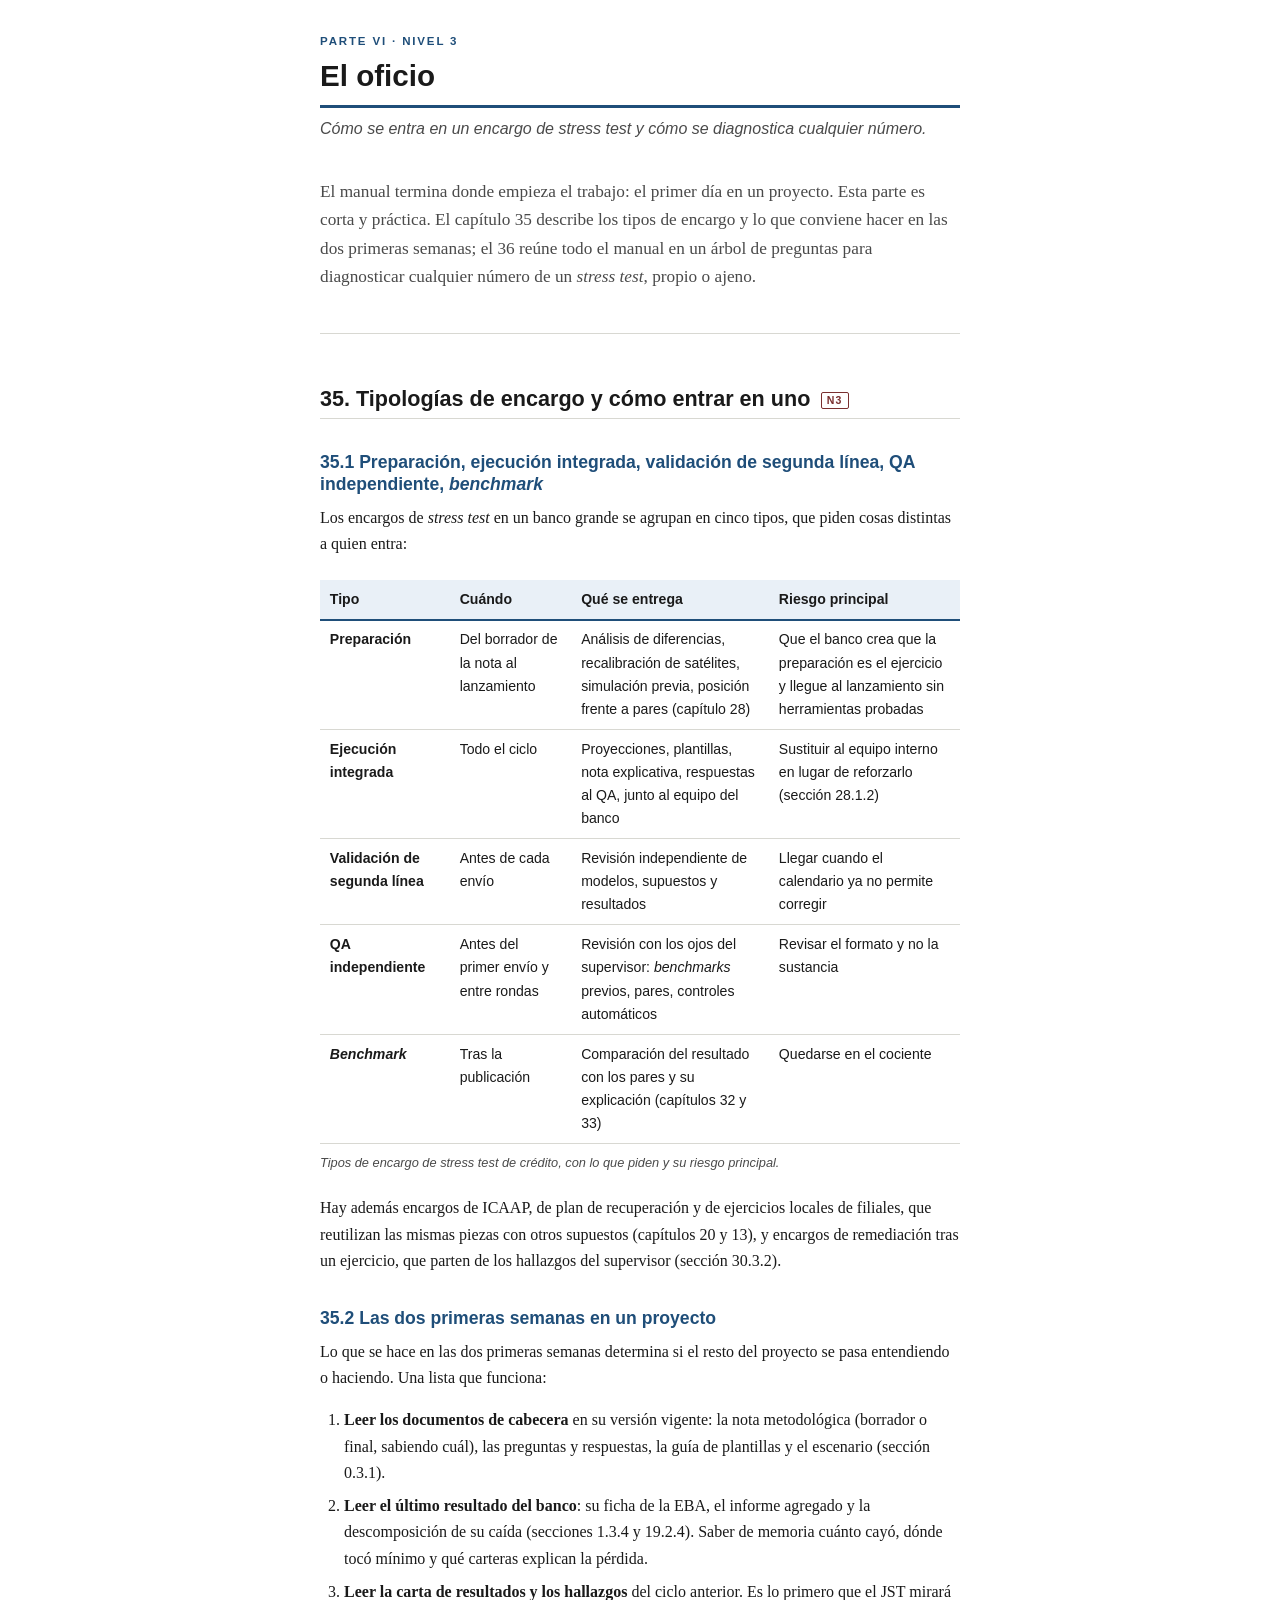
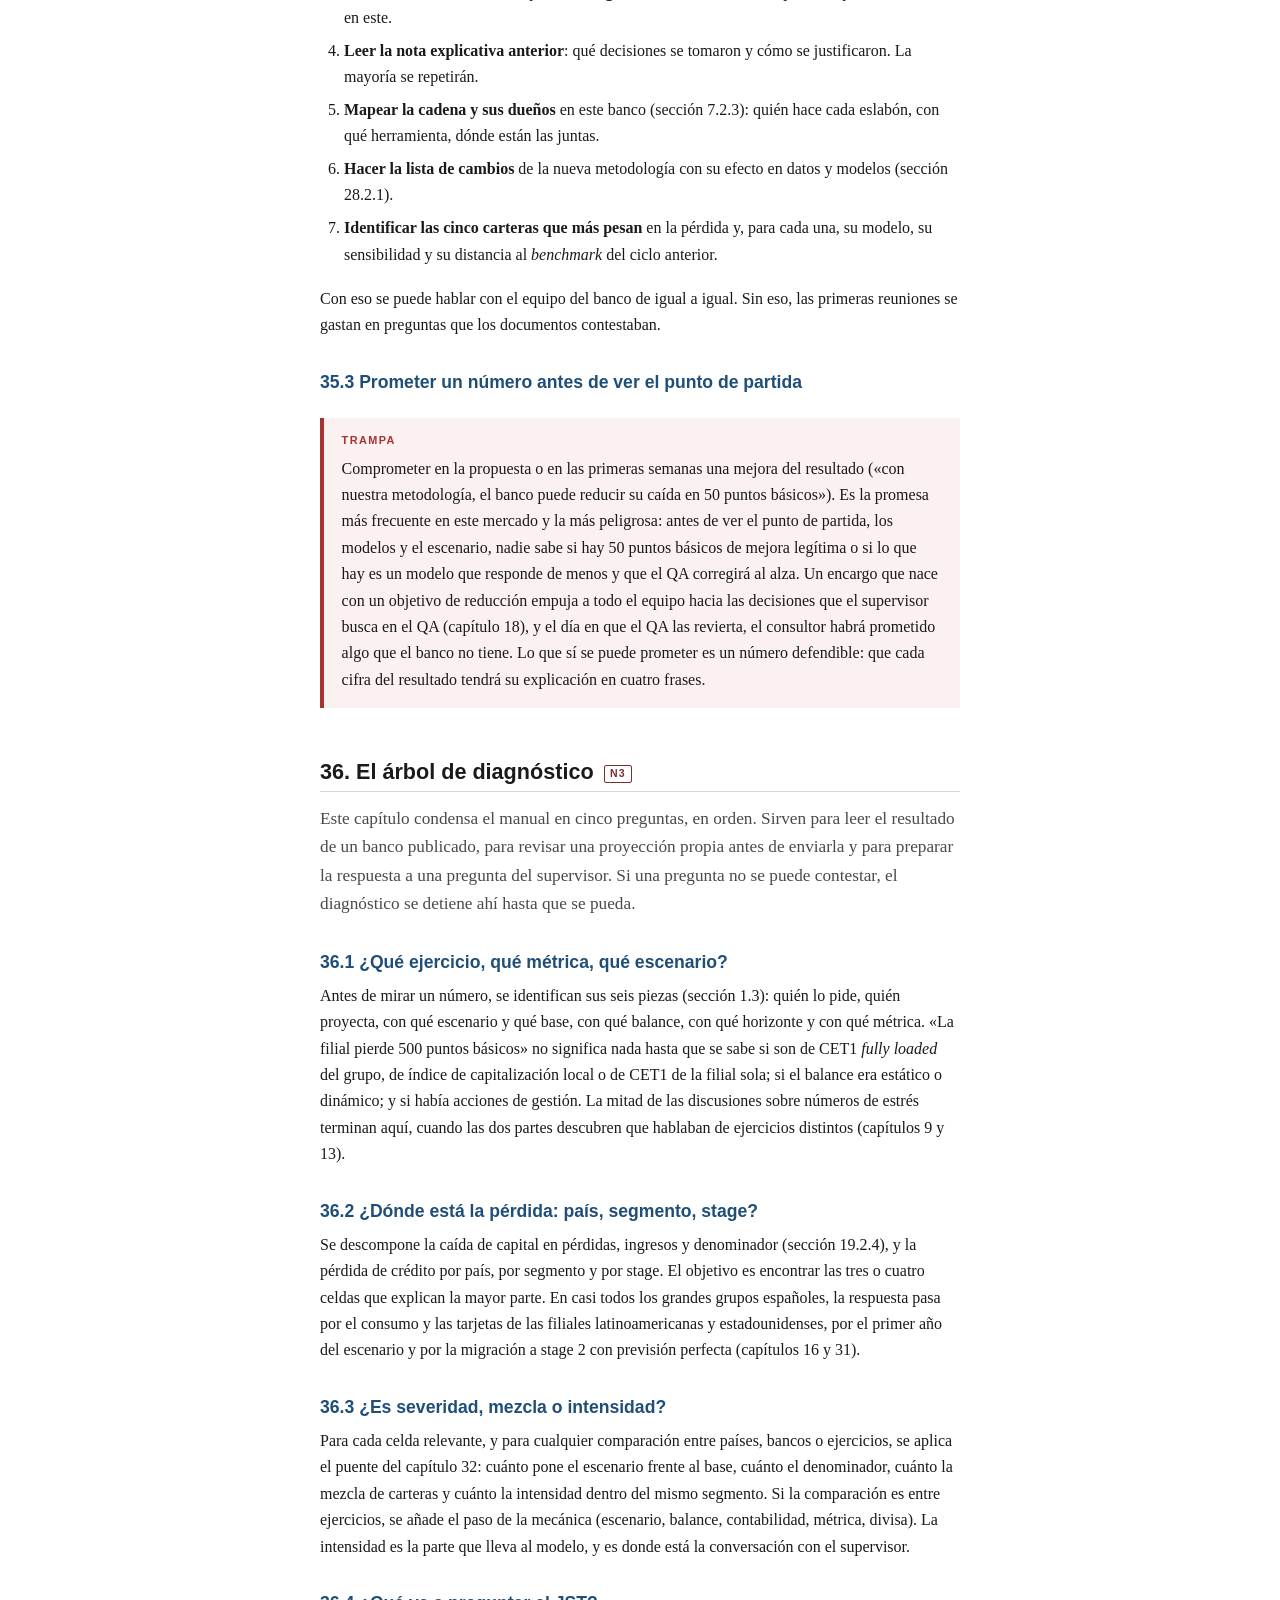
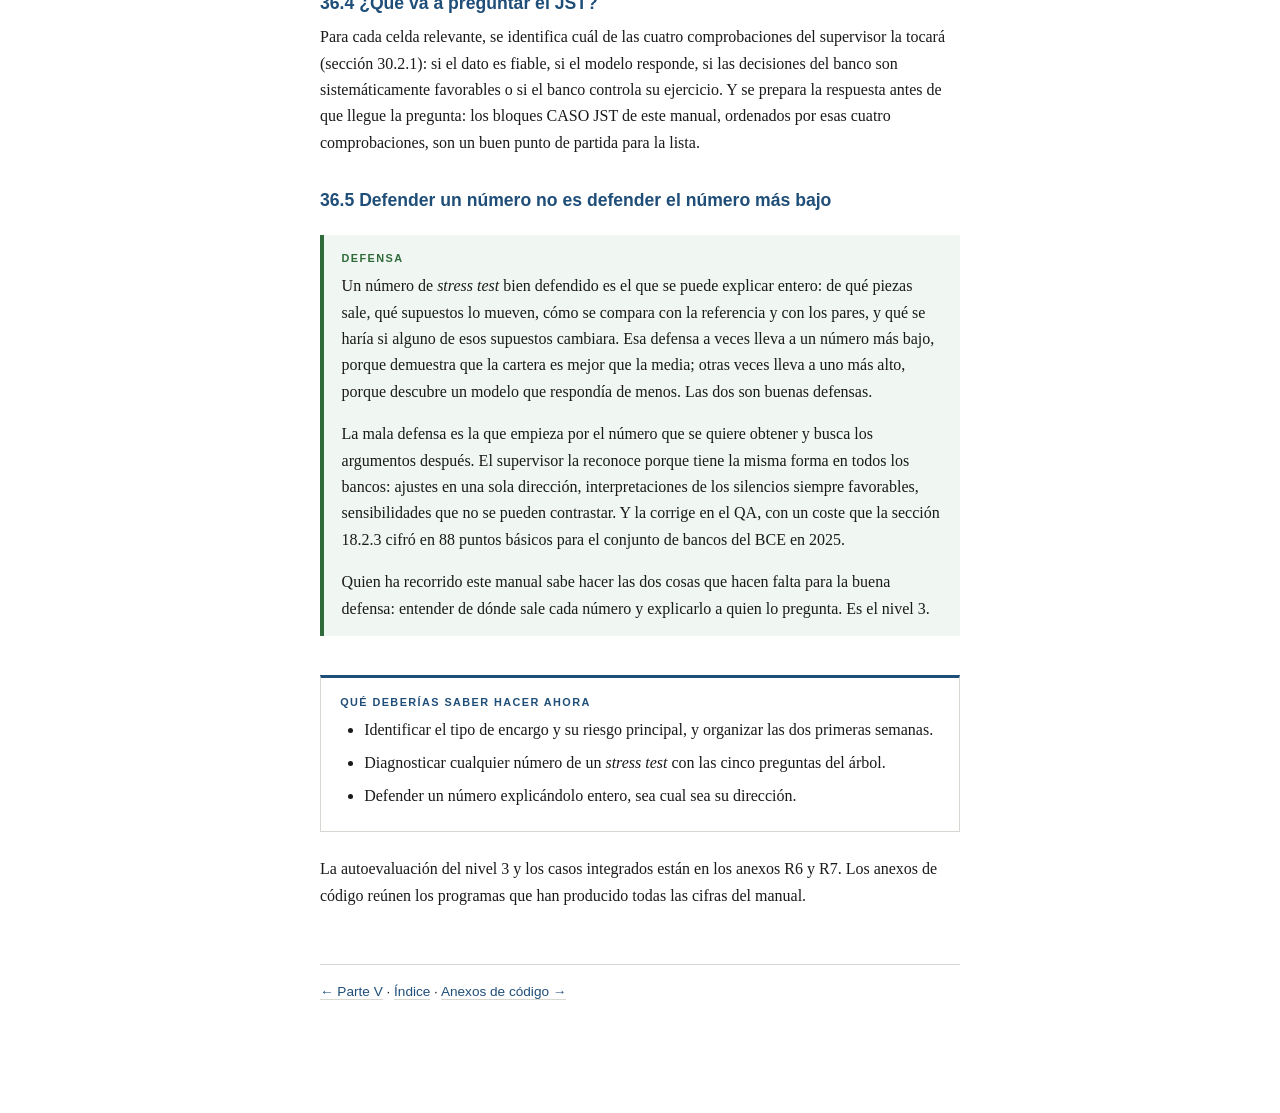
<file: manual/parte-06.html>
<!DOCTYPE html>
<html lang="es">
<head>
<meta charset="utf-8">
<meta name="viewport" content="width=device-width, initial-scale=1">
<title>Parte VI — El oficio</title>
<link rel="stylesheet" href="estilo.css">
</head>
<body>

<p class="eyebrow">Parte VI · Nivel 3</p>
<h1>El oficio</h1>
<p class="subtitulo">Cómo se entra en un encargo de <i>stress test</i> y cómo se diagnostica cualquier número.</p>

<p class="lead">El manual termina donde empieza el trabajo: el primer día en un proyecto. Esta parte es corta y práctica. El capítulo 35 describe los tipos de encargo y lo que conviene hacer en las dos primeras semanas; el 36 reúne todo el manual en un árbol de preguntas para diagnosticar cualquier número de un <i>stress test</i>, propio o ajeno.</p>

<hr/>

<!-- ============================================================ -->
<h2 id="cap35">35. Tipologías de encargo y cómo entrar en uno <span class="nivel n3">N3</span></h2>

<h3 id="s35-1">35.1 Preparación, ejecución integrada, validación de segunda línea, QA independiente, <i>benchmark</i></h3>

<p>Los encargos de <i>stress test</i> en un banco grande se agrupan en cinco tipos, que piden cosas distintas a quien entra:</p>

<div class="tabla-scroll">
<table>
<caption>Tipos de encargo de <i>stress test</i> de crédito, con lo que piden y su riesgo principal.</caption>
<thead><tr><th>Tipo</th><th>Cuándo</th><th>Qué se entrega</th><th>Riesgo principal</th></tr></thead>
<tbody>
<tr><td><strong>Preparación</strong></td><td>Del borrador de la nota al lanzamiento</td><td>Análisis de diferencias, recalibración de satélites, simulación previa, posición frente a pares (capítulo 28)</td><td>Que el banco crea que la preparación es el ejercicio y llegue al lanzamiento sin herramientas probadas</td></tr>
<tr><td><strong>Ejecución integrada</strong></td><td>Todo el ciclo</td><td>Proyecciones, plantillas, nota explicativa, respuestas al QA, junto al equipo del banco</td><td>Sustituir al equipo interno en lugar de reforzarlo (sección 28.1.2)</td></tr>
<tr><td><strong>Validación de segunda línea</strong></td><td>Antes de cada envío</td><td>Revisión independiente de modelos, supuestos y resultados</td><td>Llegar cuando el calendario ya no permite corregir</td></tr>
<tr><td><strong>QA independiente</strong></td><td>Antes del primer envío y entre rondas</td><td>Revisión con los ojos del supervisor: <i>benchmarks</i> previos, pares, controles automáticos</td><td>Revisar el formato y no la sustancia</td></tr>
<tr><td><strong><i>Benchmark</i></strong></td><td>Tras la publicación</td><td>Comparación del resultado con los pares y su explicación (capítulos 32 y 33)</td><td>Quedarse en el cociente</td></tr>
</tbody>
</table>
</div>

<p>Hay además encargos de ICAAP, de plan de recuperación y de ejercicios locales de filiales, que reutilizan las mismas piezas con otros supuestos (capítulos 20 y 13), y encargos de remediación tras un ejercicio, que parten de los hallazgos del supervisor (sección 30.3.2).</p>

<h3 id="s35-2">35.2 Las dos primeras semanas en un proyecto</h3>

<p>Lo que se hace en las dos primeras semanas determina si el resto del proyecto se pasa entendiendo o haciendo. Una lista que funciona:</p>

<ol>
<li><strong>Leer los documentos de cabecera</strong> en su versión vigente: la nota metodológica (borrador o final, sabiendo cuál), las preguntas y respuestas, la guía de plantillas y el escenario (sección 0.3.1).</li>
<li><strong>Leer el último resultado del banco</strong>: su ficha de la EBA, el informe agregado y la descomposición de su caída (secciones 1.3.4 y 19.2.4). Saber de memoria cuánto cayó, dónde tocó mínimo y qué carteras explican la pérdida.</li>
<li><strong>Leer la carta de resultados y los hallazgos</strong> del ciclo anterior. Es lo primero que el JST mirará en este.</li>
<li><strong>Leer la nota explicativa anterior</strong>: qué decisiones se tomaron y cómo se justificaron. La mayoría se repetirán.</li>
<li><strong>Mapear la cadena y sus dueños</strong> en este banco (sección 7.2.3): quién hace cada eslabón, con qué herramienta, dónde están las juntas.</li>
<li><strong>Hacer la lista de cambios</strong> de la nueva metodología con su efecto en datos y modelos (sección 28.2.1).</li>
<li><strong>Identificar las cinco carteras que más pesan</strong> en la pérdida y, para cada una, su modelo, su sensibilidad y su distancia al <i>benchmark</i> del ciclo anterior.</li>
</ol>

<p>Con eso se puede hablar con el equipo del banco de igual a igual. Sin eso, las primeras reuniones se gastan en preguntas que los documentos contestaban.</p>

<h3 id="s35-3">35.3 Prometer un número antes de ver el punto de partida</h3>

<div class="bloque b-trampa">
<span class="etiqueta">Trampa</span>
<p>Comprometer en la propuesta o en las primeras semanas una mejora del resultado («con nuestra metodología, el banco puede reducir su caída en 50 puntos básicos»). Es la promesa más frecuente en este mercado y la más peligrosa: antes de ver el punto de partida, los modelos y el escenario, nadie sabe si hay 50 puntos básicos de mejora legítima o si lo que hay es un modelo que responde de menos y que el QA corregirá al alza. Un encargo que nace con un objetivo de reducción empuja a todo el equipo hacia las decisiones que el supervisor busca en el QA (capítulo 18), y el día en que el QA las revierta, el consultor habrá prometido algo que el banco no tiene. Lo que sí se puede prometer es un número defendible: que cada cifra del resultado tendrá su explicación en cuatro frases.</p>
</div>

<!-- ============================================================ -->
<h2 id="cap36">36. El árbol de diagnóstico <span class="nivel n3">N3</span></h2>

<p class="lead">Este capítulo condensa el manual en cinco preguntas, en orden. Sirven para leer el resultado de un banco publicado, para revisar una proyección propia antes de enviarla y para preparar la respuesta a una pregunta del supervisor. Si una pregunta no se puede contestar, el diagnóstico se detiene ahí hasta que se pueda.</p>

<h3 id="s36-1">36.1 ¿Qué ejercicio, qué métrica, qué escenario?</h3>

<p>Antes de mirar un número, se identifican sus seis piezas (sección 1.3): quién lo pide, quién proyecta, con qué escenario y qué base, con qué balance, con qué horizonte y con qué métrica. «La filial pierde 500 puntos básicos» no significa nada hasta que se sabe si son de CET1 <i>fully loaded</i> del grupo, de índice de capitalización local o de CET1 de la filial sola; si el balance era estático o dinámico; y si había acciones de gestión. La mitad de las discusiones sobre números de estrés terminan aquí, cuando las dos partes descubren que hablaban de ejercicios distintos (capítulos 9 y 13).</p>

<h3 id="s36-2">36.2 ¿Dónde está la pérdida: país, segmento, stage?</h3>

<p>Se descompone la caída de capital en pérdidas, ingresos y denominador (sección 19.2.4), y la pérdida de crédito por país, por segmento y por stage. El objetivo es encontrar las tres o cuatro celdas que explican la mayor parte. En casi todos los grandes grupos españoles, la respuesta pasa por el consumo y las tarjetas de las filiales latinoamericanas y estadounidenses, por el primer año del escenario y por la migración a stage 2 con previsión perfecta (capítulos 16 y 31).</p>

<h3 id="s36-3">36.3 ¿Es severidad, mezcla o intensidad?</h3>

<p>Para cada celda relevante, y para cualquier comparación entre países, bancos o ejercicios, se aplica el puente del capítulo 32: cuánto pone el escenario frente al base, cuánto el denominador, cuánto la mezcla de carteras y cuánto la intensidad dentro del mismo segmento. Si la comparación es entre ejercicios, se añade el paso de la mecánica (escenario, balance, contabilidad, métrica, divisa). La intensidad es la parte que lleva al modelo, y es donde está la conversación con el supervisor.</p>

<h3 id="s36-4">36.4 ¿Qué va a preguntar el JST?</h3>

<p>Para cada celda relevante, se identifica cuál de las cuatro comprobaciones del supervisor la tocará (sección 30.2.1): si el dato es fiable, si el modelo responde, si las decisiones del banco son sistemáticamente favorables o si el banco controla su ejercicio. Y se prepara la respuesta antes de que llegue la pregunta: los bloques CASO JST de este manual, ordenados por esas cuatro comprobaciones, son un buen punto de partida para la lista.</p>

<h3 id="s36-5">36.5 Defender un número no es defender el número más bajo</h3>

<div class="bloque b-defensa">
<span class="etiqueta">Defensa</span>
<p>Un número de <i>stress test</i> bien defendido es el que se puede explicar entero: de qué piezas sale, qué supuestos lo mueven, cómo se compara con la referencia y con los pares, y qué se haría si alguno de esos supuestos cambiara. Esa defensa a veces lleva a un número más bajo, porque demuestra que la cartera es mejor que la media; otras veces lleva a uno más alto, porque descubre un modelo que respondía de menos. Las dos son buenas defensas.</p>
<p>La mala defensa es la que empieza por el número que se quiere obtener y busca los argumentos después. El supervisor la reconoce porque tiene la misma forma en todos los bancos: ajustes en una sola dirección, interpretaciones de los silencios siempre favorables, sensibilidades que no se pueden contrastar. Y la corrige en el QA, con un coste que la sección 18.2.3 cifró en 88 puntos básicos para el conjunto de bancos del BCE en 2025.</p>
<p>Quien ha recorrido este manual sabe hacer las dos cosas que hacen falta para la buena defensa: entender de dónde sale cada número y explicarlo a quien lo pregunta. Es el nivel 3.</p>
</div>

<div class="objetivos">
<span class="etiqueta">Qué deberías saber hacer ahora</span>
<ul>
<li>Identificar el tipo de encargo y su riesgo principal, y organizar las dos primeras semanas.</li>
<li>Diagnosticar cualquier número de un <i>stress test</i> con las cinco preguntas del árbol.</li>
<li>Defender un número explicándolo entero, sea cual sea su dirección.</li>
</ul>
</div>

<p>La autoevaluación del nivel 3 y los casos integrados están en los anexos R6 y R7. Los anexos de código reúnen los programas que han producido todas las cifras del manual.</p>

<nav class="nav">
<p><a href="parte-05.html">← Parte V</a> · <a href="index.html">Índice</a> · <a href="anexos-codigo.html">Anexos de código →</a></p>
</nav>

</body>
</html>
</file>
<file: manual/estilo.css>
/* ============================================================
   Manual de Stress Test de Riesgo de Credito
   Hoja de estilo compartida (derivada de la del manual IRB) — compatible con navegador y EPUB
   Evita grid/flex avanzado por compatibilidad con lectores e-ink
   ============================================================ */

:root {
  --tinta:        #1a1a1a;
  --tinta-suave:  #4a4a4a;
  --papel:        #ffffff;
  --regla:        #d8d8d2;
  --acento:       #1f4e79;
  --acento-claro: #e9f0f7;
}

body {
  font-family: "Iowan Old Style", "Palatino Linotype", Palatino, Georgia, "Times New Roman", serif;
  font-size: 1rem;
  line-height: 1.65;
  color: var(--tinta);
  background: var(--papel);
  max-width: 40em;
  margin: 0 auto;
  padding: 2em 1.4em 6em 1.4em;
  hyphens: auto;
  text-align: left;
}

/* ---------- Titulares ---------- */

h1, h2, h3, h4, h5 {
  font-family: "Helvetica Neue", Helvetica, Arial, sans-serif;
  font-weight: 600;
  line-height: 1.25;
  color: var(--tinta);
  page-break-after: avoid;
}

h1 {
  font-size: 1.85rem;
  margin: 0 0 0.2em 0;
  padding-bottom: 0.35em;
  border-bottom: 3px solid var(--acento);
  page-break-before: always;
}

h2 {
  font-size: 1.35rem;
  margin: 2.4em 0 0.6em 0;
  padding-bottom: 0.2em;
  border-bottom: 1px solid var(--regla);
}

h3 {
  font-size: 1.1rem;
  margin: 1.9em 0 0.5em 0;
  color: var(--acento);
}

h4 {
  font-size: 0.98rem;
  margin: 1.5em 0 0.4em 0;
  color: var(--tinta-suave);
  font-weight: 600;
}

/* Antetítulo de parte / capítulo */
.eyebrow {
  font-family: "Helvetica Neue", Helvetica, Arial, sans-serif;
  font-size: 0.72rem;
  letter-spacing: 0.16em;
  text-transform: uppercase;
  color: var(--acento);
  margin: 0 0 0.6em 0;
  font-weight: 700;
}

.subtitulo {
  font-family: "Helvetica Neue", Helvetica, Arial, sans-serif;
  font-size: 1rem;
  font-weight: 400;
  color: var(--tinta-suave);
  margin: 0.5em 0 2.2em 0;
  font-style: italic;
}

/* ---------- Texto ---------- */

p { margin: 0 0 1em 0; }

ul, ol { margin: 0 0 1.1em 0; padding-left: 1.5em; }
li { margin-bottom: 0.4em; }

strong { font-weight: 700; }
em { font-style: italic; }

a { color: var(--acento); text-decoration: none; border-bottom: 1px solid var(--regla); }
a:hover { border-bottom-color: var(--acento); }

blockquote {
  margin: 1.4em 0;
  padding: 0.2em 0 0.2em 1.2em;
  border-left: 3px solid var(--regla);
  color: var(--tinta-suave);
  font-style: italic;
}

hr {
  border: 0;
  border-top: 1px solid var(--regla);
  margin: 2.6em 0;
}

code, kbd {
  font-family: "SF Mono", Consolas, "Liberation Mono", Menlo, monospace;
  font-size: 0.86em;
  background: #f4f4f1;
  padding: 0.1em 0.32em;
  border-radius: 2px;
}

pre {
  font-family: "SF Mono", Consolas, "Liberation Mono", Menlo, monospace;
  font-size: 0.82rem;
  line-height: 1.5;
  background: #f7f7f4;
  border: 1px solid var(--regla);
  border-left: 3px solid var(--acento);
  padding: 0.9em 1em;
  overflow-x: auto;
  margin: 1.3em 0;
}
pre code { background: none; padding: 0; font-size: 1em; }

/* Salida de programa: se distingue del codigo fuente */
pre.salida {
  background: #f0f2f0;
  border-left-color: #4a4a4a;
  color: #2a2a2a;
  font-size: 0.78rem;
}
pre.salida::before {
  content: "salida";
  display: block;
  font-family: "Helvetica Neue", Helvetica, Arial, sans-serif;
  font-size: 0.62rem;
  letter-spacing: 0.14em;
  text-transform: uppercase;
  color: #8a8a8a;
  margin-bottom: 0.5em;
}

/* ---------- Tablas ---------- */

.tabla-scroll { overflow-x: auto; margin: 1.4em 0; }

table {
  border-collapse: collapse;
  width: 100%;
  font-size: 0.88rem;
  font-family: "Helvetica Neue", Helvetica, Arial, sans-serif;
}

th {
  text-align: left;
  font-weight: 600;
  background: var(--acento-claro);
  border-bottom: 2px solid var(--acento);
  padding: 0.55em 0.7em;
  vertical-align: bottom;
}

td {
  padding: 0.55em 0.7em;
  border-bottom: 1px solid var(--regla);
  vertical-align: top;
}

caption {
  caption-side: bottom;
  font-size: 0.8rem;
  color: var(--tinta-suave);
  text-align: left;
  padding-top: 0.6em;
  font-style: italic;
}

/* ============================================================
   BLOQUES MARCADOS — el sistema editorial del manual
   ============================================================ */

.bloque {
  margin: 1.5em 0;
  padding: 0.9em 1.1em;
  border-left: 4px solid var(--regla);
  background: #fafaf8;
  page-break-inside: avoid;
}

.bloque > .etiqueta {
  display: block;
  font-family: "Helvetica Neue", Helvetica, Arial, sans-serif;
  font-size: 0.68rem;
  font-weight: 700;
  letter-spacing: 0.13em;
  text-transform: uppercase;
  margin-bottom: 0.5em;
}

.bloque p:last-child, .bloque ul:last-child, .bloque ol:last-child { margin-bottom: 0; }

.b-norma   { border-left-color: #3f5f8f; background: #f2f5fa; }
.b-norma   > .etiqueta { color: #3f5f8f; }

.b-porque  { border-left-color: #6b4f9e; background: #f6f3fb; }
.b-porque  > .etiqueta { color: #6b4f9e; }

.b-margen  { border-left-color: #b07d1a; background: #fdf8ec; }
.b-margen  > .etiqueta { color: #8a6112; }

.b-palanca { border-left-color: #14524a; background: #eef5f3; }
.b-palanca > .etiqueta { color: #14524a; }

.b-trampa  { border-left-color: #a83232; background: #fbf1f1; }
.b-trampa  > .etiqueta { color: #a83232; }

.b-numeros { border-left-color: #4a4a4a; background: #f4f4f2; }
.b-numeros > .etiqueta { color: #4a4a4a; }

.b-codigo  { border-left-color: #1f6f8b; background: #eef6f8; }
.b-codigo  > .etiqueta { color: #1f6f8b; }

.b-defensa { border-left-color: #2f6b3a; background: #f0f6f1; }
.b-defensa > .etiqueta { color: #2f6b3a; }

/* Prospectivo: doble borde para señalar que su contenido caduca antes que el resto */
.b-viene   { border-left-color: #7a3f9e; background: #f8f4fc; border-top: 1px dashed #c3a6d9; }
.b-viene   > .etiqueta { color: #7a3f9e; }


/* Situacion con el supervisor: el bloque propio de este manual */
.b-caso    { border-left-color: #9c4a1a; background: #fcf3ec; }
.b-caso    > .etiqueta { color: #9c4a1a; }
.b-caso dl { margin: 0; }
.b-caso dt {
  font-family: "Helvetica Neue", Helvetica, Arial, sans-serif;
  font-size: 0.78rem;
  font-weight: 700;
  margin-top: 0.6em;
}
.b-caso dt:first-child { margin-top: 0; }
.b-caso dd { margin: 0.15em 0 0 0; }

/* Glosario del anexo R1 */
dl.glosario dt {
  font-family: "Helvetica Neue", Helvetica, Arial, sans-serif;
  font-weight: 700;
  font-size: 0.9rem;
  margin-top: 0.8em;
}
dl.glosario dd { margin: 0.15em 0 0 1.2em; }

/* ---------- Niveles de lectura ---------- */

.nivel {
  display: inline-block;
  font-family: "Helvetica Neue", Helvetica, Arial, sans-serif;
  font-size: 0.66rem;
  font-weight: 700;
  letter-spacing: 0.1em;
  text-transform: uppercase;
  padding: 0.12em 0.5em;
  border: 1px solid currentColor;
  border-radius: 2px;
  vertical-align: middle;
  margin-left: 0.4em;
}
.n1 { color: #2f6b3a; }
.n2 { color: #1f4e79; }
.n3 { color: #7a2f2f; }

/* Cierre de parte: lo que deberias saber hacer */
.objetivos {
  margin: 2.4em 0 1.5em 0;
  padding: 1em 1.2em;
  border: 1px solid var(--regla);
  border-top: 3px solid var(--acento);
  page-break-inside: avoid;
}
.objetivos > .etiqueta {
  display: block;
  font-family: "Helvetica Neue", Helvetica, Arial, sans-serif;
  font-size: 0.68rem;
  font-weight: 700;
  letter-spacing: 0.13em;
  text-transform: uppercase;
  color: var(--acento);
  margin-bottom: 0.5em;
}
.objetivos ul:last-child { margin-bottom: 0; }

/* ---------- Notas al pie ---------- */

sup.nota { font-size: 0.7em; line-height: 0; vertical-align: super; }
sup.nota a { border-bottom: none; font-weight: 600; }

.notas {
  margin-top: 3.5em;
  padding-top: 1.2em;
  border-top: 1px solid var(--regla);
  font-size: 0.82rem;
  line-height: 1.55;
  color: var(--tinta-suave);
}
.notas h2 {
  font-size: 0.72rem;
  letter-spacing: 0.14em;
  text-transform: uppercase;
  border: none;
  margin: 0 0 0.9em 0;
  color: var(--tinta-suave);
}
.notas ol { padding-left: 1.4em; }
.notas li { margin-bottom: 0.7em; }
.notas li:target { background: #fdf8ec; }

/* ---------- Índice ---------- */

.toc { font-family: "Helvetica Neue", Helvetica, Arial, sans-serif; font-size: 0.92rem; }
.toc ol { list-style: none; padding-left: 0; }
.toc > ol > li { margin-bottom: 1.6em; }
.toc .parte {
  font-weight: 700;
  font-size: 0.98rem;
  display: block;
  margin-bottom: 0.5em;
  color: var(--acento);
  border-bottom: 1px solid var(--regla);
  padding-bottom: 0.25em;
}
.toc ol ol { padding-left: 0; margin-top: 0.4em; }
.toc ol ol li { margin-bottom: 0.55em; }
.toc .cap { font-weight: 600; }
.toc .secs { display: block; font-size: 0.84rem; color: var(--tinta-suave); font-weight: 400; margin-top: 0.15em; }

/* ---------- Navegación entre partes ---------- */

.nav {
  margin-top: 4em;
  padding-top: 1.2em;
  border-top: 1px solid var(--regla);
  font-family: "Helvetica Neue", Helvetica, Arial, sans-serif;
  font-size: 0.85rem;
}

/* ---------- Utilidades ---------- */

.lead { font-size: 1.08rem; color: var(--tinta-suave); }
.small { font-size: 0.85rem; color: var(--tinta-suave); }
.centrado { text-align: center; }

/* ---------- Modo oscuro ---------- */

@media (prefers-color-scheme: dark) {
  :root {
    --tinta:       #e6e4df;
    --tinta-suave: #a9a6a0;
    --papel:       #16181a;
    --regla:       #34383c;
    --acento:      #7fb0e0;
    --acento-claro:#1b2633;
  }
  h1, h2, h3, h4 { color: var(--tinta); }
  h3 { color: var(--acento); }
  code, kbd { background: #24272a; }
  pre { background: #1c1f22; }
  pre.salida { background: #191b1d; color: #c8c6c1; border-left-color: #6a6a6a; }
  pre.salida::before { color: #7a7a7a; }
  th { background: var(--acento-claro); }
  .bloque { background: #1c1f22; }
  .b-norma   { background: #1a2029; border-left-color: #6a8ec0; }
  .b-norma   > .etiqueta { color: #8fb0dd; }
  .b-porque  { background: #221d2b; border-left-color: #9b83c9; }
  .b-porque  > .etiqueta { color: #b6a2de; }
  .b-margen  { background: #2a2418; border-left-color: #d4a63f; }
  .b-margen  > .etiqueta { color: #e0bd6a; }
  .b-palanca { background: #172523; border-left-color: #5fbfae; }
  .b-palanca > .etiqueta { color: #7ed3c3; }
  .b-trampa  { background: #2a1c1c; border-left-color: #d16a6a; }
  .b-trampa  > .etiqueta { color: #e08c8c; }
  .b-numeros { background: #202224; border-left-color: #8d8d8d; }
  .b-numeros > .etiqueta { color: #b0b0b0; }
  .b-codigo  { background: #17242a; border-left-color: #56a4c0; }
  .b-codigo  > .etiqueta { color: #7ec2da; }
  .b-defensa { background: #1a2620; border-left-color: #5ba86e; }
  .b-defensa > .etiqueta { color: #86c99a; }
  .b-viene   { background: #221a2b; border-left-color: #a370ce; border-top-color: #4a3560; }
  .b-viene   > .etiqueta { color: #bd94e0; }
  .b-caso    { background: #2a1e16; border-left-color: #d0844f; }
  .b-caso    > .etiqueta { color: #e3a173; }
  .n1 { color: #86c99a; }
  .n2 { color: #7fb0e0; }
  .n3 { color: #e08c8c; }
  .notas li:target { background: #2a2418; }
}
</file>
